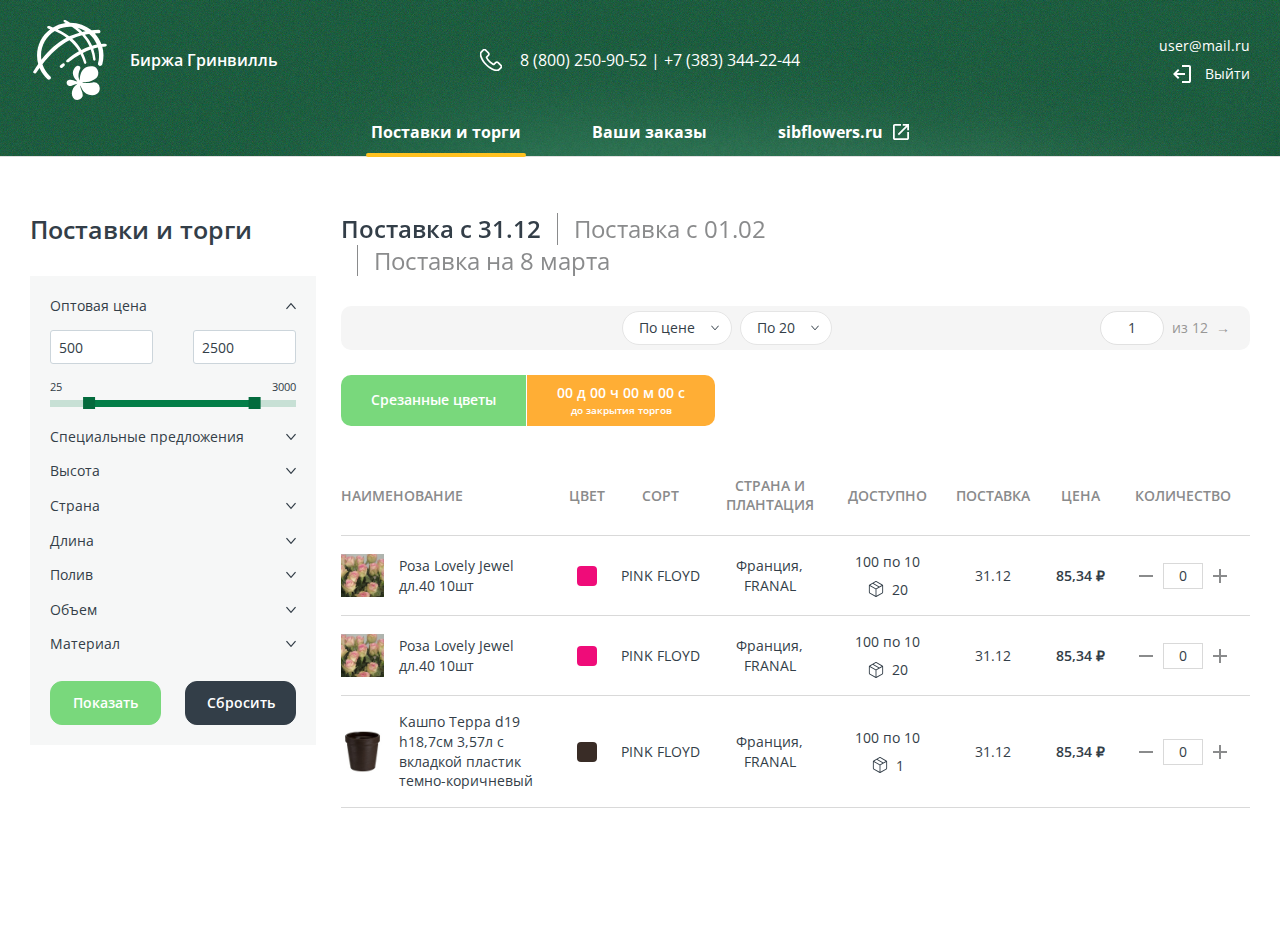
<file: local/templates/main/assets/index.html>
<!DOCTYPE HTML>
<html lang="ru">
<head>
	<title>Биржа Гринвилль</title>
	<meta http-equiv="Content-Type" content="text/html; charset=UTF-8">
	<meta name="author" content="" >
	<meta name="description" content="" >
	<meta name="keywords" content="" >

	<link rel="shortcut icon"  href="/favicon.ico" type="image/x-icon" />
	
	<meta name="viewport" content="width=device-width, maximum-scale=2">

	<link rel="preconnect" href="https://fonts.googleapis.com">
	<link rel="preconnect" href="https://fonts.gstatic.com" crossorigin>
	<link rel="stylesheet" href="https://fonts.googleapis.com/css?family=Open+Sans:300,300i,400,400i,500,500i,600,600i,700,700i,800,800i&family=Roboto:wght@400;500;700&display=swap">

	<link href="css/normalize.css" rel="stylesheet" type="text/css" media="all">
	<link href="css/effects.css" rel="stylesheet" type="text/css" media="all">
	<link href="css/nouislider.css" rel="stylesheet" type="text/css" media="all">
	<link href="css/common.css" rel="stylesheet" type="text/css" media="all">
	<link href="css/responsive.css" rel="stylesheet" type="text/css" media="all">

</head>

<body>
	<svg style="position: absolute; width: 0; height: 0; " width="0" height="0" version="1.1" xmlns="http://www.w3.org/2000/svg" xmlns:xlink="http://www.w3.org/1999/xlink">
		<defs>
			<symbol id="icon-close" viewBox="0 0 13 13">
				<path d="M 1.1213563,0 0,1.1213563 5.3786437,6.5000001 0,11.878644 1.1213563,13 6.5000001,7.6213565 11.878644,13 13,11.878644 7.6213565,6.5000001 13,1.1213563 11.878644,0 6.5000001,5.3786437 Z" />
			</symbol>
			<symbol id="icon-arrow-1" viewBox="0 0 16 16">
				<path d="M 3.4298665,0.75257668 11.710046,7.9977339 3.4298665,15.242891" />
			</symbol>
			<symbol id="icon-logo" viewBox="0 0 70 76">
			    <path d="m 56.530889,71.423272 c 9.68481,-0.29883 8.17115,-13.645904 0.102655,-12.150751 -3.630168,0.59766 -8.171149,1.095042 -10.188021,0 1.814581,-0.100278 2.823017,-0.199554 4.236035,-0.399109 3.227599,-0.29883 6.960422,-1.592423 9.379863,-3.882785 3.126957,-2.9883 2.421455,-10.259497 -3.73081,-11.056712 -1.91623,-0.199554 -3.933102,0 -5.447769,0.597661 -3.832459,1.395877 -6.556846,5.777046 -6.656482,12.848689 -2.320812,-3.885793 -0.606874,-8.465515 0.200278,-10.259498 1.313382,-2.787743 -0.705503,-3.983064 -2.419441,-3.584958 -1.816594,0.398106 -3.530533,3.186853 -4.034751,4.880557 -0.907794,3.186853 0.60486,6.573259 3.428884,9.361002 0.30394,0.497382 0.505224,0.696936 0.505224,0.696936 -3.228605,-1.095042 -5.347126,-1.991531 -7.363998,-1.692702 -3.934108,0.497382 -3.329248,5.577492 -0.202291,5.876322 1.714945,0.198552 3.833466,-0.995765 7.767574,-2.191085 -5.446762,3.684234 -6.456205,9.661837 -4.337684,13.146516 1.91623,3.087577 5.34612,2.988301 7.868216,0.796212 4.135393,-3.584957 -1.916229,-9.660834 -0.705502,-12.250027 1.812568,5.777047 5.849331,9.462284 11.59802,9.263732 z M 27.278194,41.740824 c -0.806145,0.797214 -0.806145,0.696936 -1.613297,1.49415 -1.311369,1.393872 0.705503,3.287131 2.319806,1.79298 0.907793,-0.796211 0.605867,-0.59766 1.412011,-1.194317 1.714946,-1.694707 -0.100642,-3.687242 -2.11852,-2.092813 z M 6.0879541,45.607565 C 5.0825374,46.968344 4.0771206,48.36723 3.0696911,49.808232 2.1618974,51.900043 -0.36019909,50.505168 0.0433766,49.210572 1.5922619,46.660489 3.1753655,44.231743 4.7947003,41.911297 4.06605,39.288011 3.6745514,36.527342 3.6745514,33.673415 3.6745514,23.508179 8.5919349,14.489127 16.206533,8.7993225 15.726469,8.6248379 15.260495,8.4413281 14.770367,8.273863 12.147628,7.3773728 13.458997,5.2865652 15.476876,5.7839468 16.61514,6.1970943 17.71818,6.6202698 18.795053,7.0544759 22.416163,4.8704093 26.519351,3.3913007 30.910375,2.796649 30.603416,2.6311894 30.313566,2.4607158 30.002581,2.2972619 27.581127,1.1019417 29.19543,-0.5907601 31.112666,0.20545152 32.493479,0.96054894 33.808874,1.726677 35.07596,2.5008273 c 0.05837,0 0.114733,-0.00402 0.172099,-0.00402 7.747445,0 14.834677,2.7526459 20.326728,7.3173252 2.076251,-0.2226184 4.205842,-0.3760446 6.403871,-0.4452368 2.418434,0.099276 2.52109,2.8880213 0.606873,3.1878553 -1.348607,0.01505 -2.662996,0.0722 -3.959269,0.15142 2.662996,2.893037 4.776484,6.286463 6.191515,10.017827 1.266081,-0.123343 2.51002,-0.197549 3.715715,-0.20858 1.815587,0.09928 2.016872,2.091811 0.201284,2.590195 -0.999378,0.06117 -2.017878,0.161448 -3.048456,0.286797 0.733683,2.63532 1.134239,5.411029 1.134239,8.277993 0,2.888022 -0.404582,5.677771 -1.111091,8.366239 -1.110085,2.589192 -4.436313,1.692702 -4.13338,-0.796211 0.705503,-2.389639 1.110085,-4.880557 1.009443,-7.570028 0,-2.634317 -0.386467,-5.175376 -1.08895,-7.58206 -1.429121,0.299832 -2.885415,0.667855 -4.378947,1.12312 1.108072,3.179832 1.808542,6.519108 2.137643,10.0449 0.100642,1.892257 -1.91623,1.892257 -2.219164,0.498386 -0.409614,-3.418496 -1.204688,-6.660502 -2.346978,-9.742061 -2.374153,0.846351 -4.843915,1.91532 -7.402243,3.218941 1.314389,2.722563 2.370127,5.621615 3.194387,8.713203 0.401563,1.892255 -1.515673,2.39064 -2.11852,0.89649 -0.89471,-2.967242 -2.022911,-5.761003 -3.380576,-8.381281 -3.613059,2.005571 -7.414319,4.490473 -11.447057,7.585069 -1.714945,0.696936 -3.127963,-0.89649 -1.413018,-2.192089 3.700618,-3.263064 7.513956,-5.938495 11.331319,-8.099498 -2.41441,-3.967019 -5.415563,-7.494818 -8.98434,-10.586405 -9.463397,4.936712 -17.623476,12.597993 -25.6396363,22.837435 1.5035963,4.628857 4.2169133,8.704177 7.7585163,11.88401 1.210727,1.49415 -1.209721,3.685236 -2.924666,2.489917 C 10.412555,53.38416 7.8200083,49.716974 6.0879541,45.60756 Z M 53.533761,25.209906 c -1.755202,-3.822618 -4.11929,-7.366461 -7.084213,-10.629525 -3.262824,0.839331 -6.358581,1.942396 -9.325517,3.297158 3.579848,3.159777 6.448154,6.68156 8.705561,10.600444 2.587514,-1.319665 5.164963,-2.403676 7.704169,-3.268077 z M 53.225795,13.243668 c -1.362697,0.190529 -2.693188,0.428189 -4.003551,0.697938 2.932717,3.300167 5.176034,6.784846 6.803421,10.489135 1.523724,-0.438216 3.02732,-0.797214 4.505756,-1.081002 -1.624367,-3.909861 -4.142438,-7.360445 -7.305626,-10.106071 z M 42.205462,7.4114675 c 1.617322,1.266518 3.115886,2.5601113 4.482609,3.8817825 0.997365,-0.231643 2.01184,-0.441225 3.040404,-0.631755 C 47.427792,9.2305202 44.89865,8.1244479 42.205462,7.4114675 Z M 23.353143,9.0460077 C 27.4986,11.00545 31.129775,13.167456 34.285918,15.556091 37.3384,14.133138 40.543857,12.948848 43.920407,12.008236 41.886426,10.085896 39.620967,8.273863 37.124031,6.568125 36.437651,6.516982 35.745232,6.483891 35.045768,6.483891 30.862067,6.481891 26.900785,7.4034453 23.353143,9.0460077 Z M 7.5080172,33.673415 c 0,1.395878 0.1127193,2.760669 0.3160168,4.097382 C 14.784457,28.702608 22.509761,21.675088 31.607826,16.877762 28.335944,14.449015 24.649416,12.337149 20.563338,10.536147 12.723302,15.323444 7.5080172,23.884224 7.5080172,33.673415 Z" />
			</symbol>
			<symbol id="icon-phone" viewBox="0 0 18 18">
			    <path d="m 3.6054688,-0.25 c -0.5441223,0 -1.0662116,0.22958015 -1.5039063,0.64648438 L 2.0996094,0.3984375 0.69726562,1.796875 C 0.14964815,2.3418559 -0.167866,3.0210464 -0.23242188,3.7871094 v 0.00195 c -0.0745412,0.9364892 0.099755,1.9223158 0.53515626,3.0898437 0.6659002,1.8004722 1.67245782,3.4725299 3.15429692,5.2460939 1.8040103,2.149222 3.9794244,3.843777 6.4589843,5.041016 l 0.00195,0.002 c 0.9403904,0.442952 2.2163584,0.982748 3.6582034,1.076172 h 0.0039 0.0059 c 0.08295,0.0019 0.167966,0.0059 0.261718,0.0059 0.987662,0 1.820094,-0.355231 2.470703,-1.058594 0.0057,-0.0044 0.02084,-0.0106 0.05273,-0.06641 l -0.02539,0.03516 c 0.20454,-0.246013 0.44526,-0.473819 0.705078,-0.724609 0.177109,-0.170064 0.357873,-0.34785 0.533203,-0.529297 0.435186,-0.452112 0.667169,-0.987134 0.666016,-1.525391 -0.0012,-0.538256 -0.236516,-1.068238 -0.677734,-1.507812 l -2.246094,-2.236328 c -0.41978,-0.436306 -0.946327,-0.681641 -1.498047,-0.681641 -0.552068,0 -1.077211,0.246276 -1.507812,0.675781 v -0.002 l -1.210938,1.207032 c -0.07173,-0.03745 -0.14448,-0.07768 -0.212891,-0.111329 h -0.002 c -0.148264,-0.07463 -0.278104,-0.141739 -0.386718,-0.210937 l -0.002,-0.002 C 9.3103044,10.756786 8.2229049,9.7692892 7.1777344,8.4921875 6.6943415,7.8820056 6.3905687,7.3778749 6.1542969,6.8710937 6.4541453,6.5926053 6.743003,6.3089996 7.015625,6.03125 h 0.00195 V 6.0293 C 7.1270134,5.9159532 7.2428671,5.8020547 7.359375,5.6855469 H 7.357425 C 7.7992227,5.2459277 8.0546875,4.7154774 8.0546875,4.1660156 8.0546875,3.6188112 7.8049426,3.0864012 7.359375,2.6464844 L 7.357425,2.6445344 6.2441437,1.5351593 h -0.00195 C 6.1129833,1.4069383 5.9918335,1.2809771 5.8652344,1.1503906 h -0.00195 v -0.00195 C 5.6174307,0.89661491 5.3586389,0.6355564 5.0996094,0.39648438 4.6747742,-0.01954592 4.153871,-0.25 3.6054688,-0.25 Z m 0,0.5 C 4.0170656,0.25 4.4028359,0.41393731 4.75,0.75390625 l 0.00195,0.001953 0.00391,0.003906 c 0.2489609,0.22943462 0.5037518,0.48605125 0.75,0.73828125 0.1274,0.1314136 0.2519695,0.2588436 0.384765,0.3906254 L 7.0058594,3 v 0.00195 c 0.3711309,0.3656865 0.5488281,0.7661158 0.5488281,1.1640625 0,0.3965373 -0.1806298,0.7996356 -0.5488281,1.1660156 C 6.8903675,5.4475232 6.7727677,5.5629845 6.6582031,5.6816406 6.3400847,6.0057357 6.0146335,6.3340949 5.6699219,6.6445312 L 5.5371094,6.765625 5.609375,6.9296875 c 0.2619399,0.6021486 0.635189,1.1902348 1.1796875,1.8769531 l 0.00195,0.00195 c 1.0724939,1.3104884 2.2012836,2.3399824 3.4472655,3.1269534 0.138962,0.08853 0.284567,0.161315 0.433594,0.236328 h 0.002 c 0.117432,0.05774 0.242413,0.121329 0.361328,0.1875 l 0.164063,0.0918 1.472656,-1.466797 c 0.355398,-0.354494 0.750319,-0.529297 1.15625,-0.529297 0.406279,0 0.796452,0.171651 1.138672,0.527344 v 0.002 l 2.251953,2.244141 c 0.363781,0.362425 0.530403,0.759054 0.53125,1.154297 8.46e-4,0.394695 -0.164618,0.800332 -0.525391,1.175781 -0.168669,0.174553 -0.346593,0.347689 -0.521484,0.515625 -0.258181,0.249209 -0.512728,0.491592 -0.742187,0.767578 v 0.002 l -0.0039,0.0039 -0.002,0.002 -0.002,0.002 C 15.38662,17.464485 14.721403,17.75 13.847656,17.75 c -0.07519,0 -0.153559,-0.0037 -0.240234,-0.0059 C 12.27127,17.65752 11.054468,17.14985 10.130859,16.714803 7.7154396,15.548153 5.5992372,13.900755 3.8398438,11.804688 2.3856858,10.064255 1.4155829,8.4466024 0.77148437,6.7050781 0.35288649,5.5826084 0.19816632,4.675634 0.265625,3.828125 0.321017,3.1708066 0.57921229,2.6191857 1.0507812,2.1503906 L 2.4472656,0.75976562 C 2.8095701,0.41467061 3.199592,0.25 3.6054688,0.25 Z m 0.00195,0.4140625 c -0.3095859,0 -0.6109391,0.14367951 -0.8632813,0.3867187 l -0.00195,0.00195 -1.3945313,1.3886719 C 0.95181291,2.836147 0.73126114,3.3163529 0.68164062,3.8632813 v 0.00195 c -0.0637315,0.796644 0.0912111,1.6612281 0.48437498,2.7089843 0.6329656,1.6998351 1.5907913,3.2857928 3.0019531,4.9765624 1.7180602,2.048301 3.7916828,3.662515 6.1523443,4.800781 l 0.002,0.002 c 0.86706,0.411297 2.035653,0.904853 3.318359,0.986328 0.06448,0.004 0.136521,0.0078 0.210938,0.0078 0.716631,0 1.316148,-0.251803 1.787109,-0.757812 l 0.0039,-0.0059 0.0059,-0.0039 c 0.236457,-0.282224 0.501051,-0.537416 0.763671,-0.791015 0.17691,-0.168869 0.34227,-0.331207 0.503907,-0.501954 0.258039,-0.267073 0.413675,-0.568396 0.416015,-0.884765 0.0023,-0.31637 -0.151509,-0.616925 -0.408203,-0.873047 l -2.25,-2.240234 c -0.172259,-0.182879 -0.458417,-0.408204 -0.845703,-0.408204 -0.31526,0 -0.611813,0.153979 -0.861328,0.402344 l -1.400391,1.396485 c -0.0643,0.06327 -0.189175,0.18164 -0.382812,0.18164 -0.07698,0 -0.155495,-0.01839 -0.25,-0.06641 l -0.0039,-0.002 -0.0039,-0.002 c 0.0046,0.0021 -0.01016,-0.0066 -0.01172,-0.0078 l -0.02149,-0.01172 c -0.130295,-0.08093 -0.267322,-0.151227 -0.410156,-0.222656 l -0.002,-0.002 c -0.163694,-0.08384 -0.327336,-0.160983 -0.470703,-0.253906 v -0.002 h -0.002 C 8.7296712,11.482736 7.5676625,10.432713 6.4589844,9.0703125 5.8450521,8.2998667 5.4592553,7.6670715 5.1816406,7.0019531 l -0.00195,-0.00586 -0.00195,-0.00781 C 5.1454852,6.8919636 5.126175,6.8025219 5.1367187,6.7167969 5.1472625,6.6310719 5.1798709,6.5404371 5.3027344,6.4179687 l 0.00586,-0.00781 h 0.00195 c 0.0042,-0.0037 0.00753,-0.00802 0.011719,-0.011719 0.3633775,-0.3209971 0.6900598,-0.6538919 1.0332031,-1 C 6.4729926,5.2809137 6.5881613,5.1628092 6.703125,5.0488281 h 0.00195 c 0.2615302,-0.2604029 0.4257813,-0.5574202 0.4257813,-0.875 0,-0.3182066 -0.1642511,-0.614597 -0.4257813,-0.875 L 5.5878906,2.1875 C 5.4548706,2.0514959 5.3252811,1.92294 5.2011719,1.7949219 l -0.00195,-0.00195 C 4.9459512,1.5367099 4.7087333,1.2917261 4.4511719,1.0546875 l 0.00781,0.00977 C 4.2114615,0.81228193 3.9150242,0.6640625 3.6074219,0.6640625 Z m 0,0.5 c 0.1503972,0 0.317617,0.068172 0.4960937,0.25 l 0.00391,0.00391 0.00391,0.00586 c 0.2444381,0.224961 0.47769,0.4629626 0.7324219,0.7207032 0.1286459,0.1326471 0.2590345,0.2619475 0.3886719,0.3945312 l 0.00195,0.00195 1.1171875,1.1113282 c 0.2024693,0.2015966 0.2792969,0.3756914 0.2792969,0.5214843 0,0.1444198 -0.076828,0.3179347 -0.2792969,0.5195313 C 6.2325264,4.811378 6.1164291,4.9304459 6.0019531,5.0449219 v 0.00195 C 5.6534203,5.3984124 5.3316735,5.725901 4.9804687,6.0351562 l -0.00586,0.00391 -0.00586,0.00586 c 8.225e-4,-8.225e-4 -0.01057,0.010569 -0.017578,0.017578 -7.401e-4,7.377e-4 -0.00122,0.00121 -0.00195,0.00195 C 4.7625303,6.251426 4.664487,6.4622415 4.640625,6.65625 c -0.023768,0.1932476 0.020077,0.3590024 0.0625,0.4863281 3.353e-4,0.00101 -3.352e-4,0.00291 0,0.00391 0.00626,0.018857 0.014399,0.03911 0.013672,0.037109 l 0.00195,0.00586 0.00195,0.00391 c 0.2980778,0.7141447 0.7147284,1.3950115 1.3496094,2.1914062 v 0.00195 c 1.1373196,1.3975967 2.3420658,2.4864537 3.6699219,3.3261727 0.1791165,0.115811 0.3588887,0.201923 0.5136717,0.28125 h 0.002 c 0.148808,0.0744 0.281619,0.143764 0.390625,0.21289 l 0.0098,0.0059 0.01172,0.0059 c -0.0053,-0.0027 0.01182,0.0078 0.03906,0.02148 5.91e-4,3.01e-4 0.0014,-2.99e-4 0.002,0 0.152967,0.07741 0.314213,0.121094 0.47461,0.121094 0.405555,0 0.668433,-0.261244 0.734375,-0.326172 h 0.002 l 1.400391,-1.396484 c 0.184484,-0.183634 0.357073,-0.257813 0.507812,-0.257813 0.180713,0 0.360729,0.124832 0.480469,0.251954 l 0.0039,0.002 2.259766,2.248047 c 0.192305,0.191877 0.260925,0.358744 0.259765,0.515625 -0.0012,0.15688 -0.07643,0.335089 -0.27539,0.541015 l -0.002,0.002 c -0.153773,0.162533 -0.313878,0.319853 -0.488281,0.486328 l -0.002,0.002 c -0.258246,0.249374 -0.534105,0.513303 -0.791015,0.818359 -0.389039,0.41799 -0.814509,0.599609 -1.421875,0.599609 -0.05358,0 -0.116173,-0.0038 -0.179688,-0.0078 -1.173291,-0.07452 -2.285827,-0.536752 -3.134766,-0.939453 v 0.002 C 8.2401953,14.794815 6.2264893,13.225643 4.5527344,11.230469 3.1683466,9.5717781 2.2458034,8.0399876 1.6347656,6.3984375 1.2579303,5.3941958 1.1234191,4.6096045 1.1796875,3.90625 1.2203526,3.4621006 1.3794794,3.1157182 1.7011719,2.7949219 l 1.390625,-1.3847657 0.00195,-0.00195 C 3.2745594,1.2349728 3.453712,1.1640625 3.6074219,1.1640625 Z M 3.648,11.965 c 1.782,2.123 3.928,3.794 6.376,4.976 0.932,0.439 2.179,0.963 3.568,1.053 0.087,0.002 0.169,0.006 0.255,0.006 0.932,0 1.682,-0.32 2.291,-0.98 0.004,-0.004 0.012,-0.012 0.016,-0.019 0.217,-0.261 0.464,-0.496 0.723,-0.746 0.176,-0.169 0.355,-0.344 0.527,-0.522 0.797,-0.828 0.797,-1.88 -0.008,-2.682 l -2.25,-2.241 c -0.381,-0.396 -0.838,-0.605 -1.317,-0.605 -0.479,0 -0.94,0.21 -1.333,0.602 l -1.34,1.334 C 11.032,12.072 10.905,12.007 10.785,11.948 10.636,11.873 10.497,11.803 10.373,11.724 9.152,10.953 8.044,9.945 6.985,8.651 6.449,7.975 6.089,7.407 5.838,6.83 6.19,6.513 6.519,6.181 6.838,5.856 6.95,5.74 7.066,5.625 7.182,5.509 7.587,5.106 7.804,4.639 7.804,4.166 7.804,3.693 7.591,3.226 7.182,2.823 L 6.067,1.712 C 5.936,1.582 5.812,1.455 5.685,1.324 5.438,1.071 5.18,0.81 4.925,0.575 4.539,0.197 4.086,0 3.606,0 3.131,0 2.674,0.197 2.274,0.578 l -1.4,1.395 C 0.364,2.48 0.076,3.096 0.016,3.808 -0.055,4.7 0.11,5.647 0.537,6.792 1.192,8.563 2.18,10.208 3.648,11.965 Z M 0.93,3.886 C 0.975,3.39 1.166,2.976 1.525,2.618 L 2.918,1.231 C 3.135,1.022 3.375,0.914 3.607,0.914 3.836,0.914 4.068,1.022 4.281,1.239 4.532,1.47 4.768,1.712 5.022,1.969 5.149,2.1 5.28,2.23 5.412,2.365 L 6.528,3.476 C 6.76,3.707 6.88,3.942 6.88,4.174 6.88,4.405 6.76,4.64 6.528,4.871 6.411,4.987 6.295,5.106 6.179,5.222 5.831,5.573 5.505,5.905 5.145,6.222 5.138,6.229 5.134,6.232 5.127,6.24 4.816,6.55 4.865,6.844 4.94,7.068 c 0.003,0.011 0.007,0.019 0.011,0.03 0.288,0.69 0.689,1.346 1.314,2.13 1.123,1.38 2.306,2.45 3.609,3.274 0.162,0.105 0.334,0.187 0.494,0.269 0.15,0.075 0.289,0.146 0.412,0.224 0.016,0.008 0.026,0.016 0.041,0.023 0.124,0.063 0.244,0.093 0.363,0.093 0.3,0 0.494,-0.19 0.559,-0.254 l 1.4,-1.396 c 0.217,-0.216 0.452,-0.331 0.685,-0.331 0.284,0 0.517,0.176 0.663,0.331 l 2.257,2.245 c 0.449,0.448 0.446,0.934 -0.011,1.407 -0.158,0.167 -0.322,0.328 -0.498,0.496 -0.262,0.253 -0.535,0.514 -0.783,0.81 -0.43,0.462 -0.943,0.679 -1.605,0.679 -0.064,0 -0.131,-0.004 -0.195,-0.008 C 12.428,17.012 11.287,16.534 10.429,16.127 8.1,15.004 6.056,13.413 4.36,11.391 2.962,9.716 2.023,8.157 1.401,6.486 1.016,5.46 0.87,4.636 0.93,3.886 Z" />
			</symbol>
			<symbol id="icon-login" viewBox="0 0 18 18">
			    <path d="M 9 0 L 9 2 L 16 2 L 16 16 L 9 16 L 9 18 L 16 18 C 16.549999 18 17.02041 17.803809 17.412109 17.412109 C 17.803809 17.02041 18 16.549999 18 16 L 18 2 C 18 1.4500005 17.803809 0.97955723 17.412109 0.58789062 C 17.02041 0.19622402 16.549999 0 16 0 L 9 0 z M 7 4 L 5.625 5.4492188 L 8.1757812 8 L 0 8 L 0 10 L 8.1757812 10 L 5.625 12.550781 L 7 14 L 12 9 L 7 4 z " />
			</symbol>
			<symbol id="icon-logout" viewBox="0 0 18 18">
			    <path d="M 9 0 L 9 2 L 16 2 L 16 16 L 9 16 L 9 18 L 16 18 C 16.549998 18 17.020411 17.803809 17.412109 17.412109 C 17.803809 17.020411 18 16.549998 18 16 L 18 2 C 18 1.450001 17.803809 0.97955684 17.412109 0.58789062 C 17.020411 0.19622442 16.549998 0 16 0 L 9 0 z M 5 4 L 0 9 L 5 14 L 6.375 12.550781 L 3.8242188 10 L 12 10 L 12 8 L 3.8242188 8 L 6.375 5.4492188 L 5 4 z " />
			</symbol>
			<symbol id="icon-link-outer" viewBox="0 0 18 18">
			    <path d="M2 18C1.45 18 0.979167 17.8042 0.5875 17.4125C0.195833 17.0208 0 16.55 0 16V2C0 1.45 0.195833 0.979167 0.5875 0.5875C0.979167 0.195833 1.45 0 2 0H9V2H2V16H16V9H18V16C18 16.55 17.8042 17.0208 17.4125 17.4125C17.0208 17.8042 16.55 18 16 18H2ZM6.7 12.7L5.3 11.3L14.6 2H11V0H18V7H16V3.4L6.7 12.7Z" />
			</symbol>
			<symbol id="icon-box" viewBox="0 0 18 18">
			    <path d="m 9,0.09570306 c -0.2858994,0 -0.5560242,0.07193016 -0.8085938,0.21679688 L 1.8085937,3.9921874 C 1.5560442,4.1370572 1.3577935,4.3333017 1.2148437,4.5820311 1.0718939,4.8307507 1,5.1008955 1,5.3906249 v 7.2187501 c 0,0.2898 0.071894,0.559894 0.2148437,0.808594 0.1429498,0.2487 0.3412005,0.444945 0.59375,0.589843 l 6.3828125,3.677735 c 0.2525696,0.1449 0.5226944,0.21875 0.8085938,0.21875 0.2858994,0 0.5560242,-0.07385 0.8085938,-0.21875 l 6.3828122,-3.677735 c 0.2526,-0.144898 0.45075,-0.341143 0.59375,-0.589843 C 16.928056,13.169269 17,12.899175 17,12.609375 V 5.3906249 C 17,5.1008955 16.92806,4.8307507 16.785156,4.5820311 16.642156,4.3333017 16.444006,4.1370572 16.191406,3.9921874 L 9.8085938,0.31249994 C 9.5560242,0.16763322 9.2858994,0.09570306 9,0.09570306 Z M 9,1.0761718 c 0.1025698,0 0.206024,0.033556 0.3085938,0.097656 l 6.1171872,3.5390625 -2.714843,1.5625 -6.4101568,-3.7265625 2.390625,-1.375 C 8.793976,1.1097282 8.8974302,1.0761718 9,1.0761718 Z M 5.2753906,3.1464843 11.699219,6.8593749 9,8.4277343 2.5742188,4.7128905 Z M 2,5.5234374 8.5,9.2871093 V 16.712891 L 2.3085938,13.123047 C 2.206024,13.058947 2.1274617,12.982278 2.0761719,12.892578 2.0248919,12.802878 2,12.706116 2,12.603516 Z m 14,0 v 7.0800786 c 0,0.1026 -0.02487,0.199362 -0.07617,0.289062 -0.0513,0.0897 -0.129822,0.166369 -0.232422,0.230469 L 9.5,16.712891 V 9.2871093 Z" />
			</symbol>
			<symbol id="icon-info" viewBox="0 0 20 20">
			    <path d="M 10 0 C 8.6166714 -7.4014794e-17 7.3162782 0.2621099 6.0996094 0.78710938 C 4.8829406 1.3121089 3.8257804 2.0257821 2.9257812 2.9257812 C 2.0257822 3.8257803 1.3121088 4.8829406 0.78710938 6.0996094 C 0.2621099 7.3162782 0 8.6166714 0 10 C -7.4014794e-17 11.383299 0.2621099 12.683692 0.78710938 13.900391 C 1.3121089 15.117089 2.0257821 16.17422 2.9257812 17.074219 C 3.8257803 17.974218 4.8829406 18.687891 6.0996094 19.212891 C 7.3162782 19.73789 8.6166714 20 10 20 C 11.383299 20 12.683692 19.73789 13.900391 19.212891 C 15.117089 18.687891 16.17422 17.974218 17.074219 17.074219 C 17.974218 16.17422 18.687891 15.117089 19.212891 13.900391 C 19.73789 12.683692 20 11.383299 20 10 C 20 8.6166714 19.73789 7.3162782 19.212891 6.0996094 C 18.687891 4.8829406 17.974218 3.8257804 17.074219 2.9257812 C 16.17422 2.0257822 15.117089 1.3121088 13.900391 0.78710938 C 12.683692 0.2621099 11.383299 0 10 0 z M 10 2 C 12.233298 2 14.125783 2.7742203 15.675781 4.3242188 C 17.22578 5.8742172 18 7.7666722 18 10 C 18 12.233298 17.22578 14.125783 15.675781 15.675781 C 14.125783 17.22578 12.233298 18 10 18 C 7.7666722 18 5.8742172 17.22578 4.3242188 15.675781 C 2.7742203 14.125783 2 12.233298 2 10 C 2 7.7666722 2.7742203 5.8742172 4.3242188 4.3242188 C 5.8742172 2.7742203 7.7666722 2 10 2 z M 10 5 C 9.7166703 5 9.4787792 5.0954396 9.2871094 5.2871094 C 9.0954396 5.4787792 9 5.7166703 9 6 C 9 6.2833297 9.0954396 6.5212208 9.2871094 6.7128906 C 9.4787792 6.9045604 9.7166703 7 10 7 C 10.2833 7 10.521191 6.9045604 10.712891 6.7128906 C 10.90459 6.5212208 11 6.2833297 11 6 C 11 5.7166703 10.90459 5.4787792 10.712891 5.2871094 C 10.521191 5.0954396 10.2833 5 10 5 z M 9 9 L 9 15 L 11 15 L 11 9 L 9 9 z " />
			</symbol>
			<symbol id="icon-filter" viewBox="0 0 24 24">
			    <path d="M 19.2,0 C 17.645573,0 16.307425,1.0075354 15.808594,2.4 H 2.4 A 1.2,1.2 0 0 0 1.2,3.6 1.2,1.2 0 0 0 2.4,4.8 H 15.808594 C 16.307425,6.1924646 17.645573,7.2 19.2,7.2 21.174007,7.2 22.8,5.5740077 22.8,3.6 22.8,1.6259923 21.174007,0 19.2,0 Z m 0,2.4 c 0.676954,0 1.2,0.5230462 1.2,1.2 0,0.6769538 -0.523046,1.2 -1.2,1.2 C 18.523046,4.8 18,4.2769538 18,3.6 18,2.9230462 18.523046,2.4 19.2,2.4 Z m -7.2,6 c -1.554427,0 -2.892575,1.007535 -3.391406,2.4 H 2.4 A 1.2,1.2 0 0 0 1.2,12 1.2,1.2 0 0 0 2.4,13.2 h 6.208594 c 0.498831,1.392464 1.836979,2.4 3.391406,2.4 1.554427,0 2.892575,-1.007536 3.391406,-2.4 H 21.6 A 1.2,1.2 0 0 0 22.8,12 1.2,1.2 0 0 0 21.6,10.8 H 15.391406 C 14.892575,9.407535 13.554427,8.4 12,8.4 Z m 0,2.4 c 0.676954,0 1.2,0.523046 1.2,1.2 0,0.676954 -0.523046,1.2 -1.2,1.2 -0.676954,0 -1.2,-0.523046 -1.2,-1.2 0,-0.676954 0.523046,-1.2 1.2,-1.2 z m -7.2,6 c -1.9740077,0 -3.6,1.625993 -3.6,3.6 0,1.974007 1.6259923,3.6 3.6,3.6 1.5544278,0 2.892575,-1.007536 3.3914063,-2.4 H 21.6 a 1.2,1.2 0 0 0 1.2,-1.2 1.2,1.2 0 0 0 -1.2,-1.2 H 8.1914063 C 7.692575,17.807536 6.3544278,16.8 4.8,16.8 Z m 0,2.4 c 0.6769538,0 1.2,0.523046 1.2,1.2 0,0.676954 -0.5230462,1.2 -1.2,1.2 -0.6769538,0 -1.2,-0.523046 -1.2,-1.2 0,-0.676954 0.5230462,-1.2 1.2,-1.2 z" />
			</symbol>
			<symbol id="icon-email" viewBox="0 0 44 44">
				<path d="M 6,6 C 2.6933005,6 0,8.6933005 0,12 v 20 c 0,3.306699 2.6933005,6 6,6 h 32 c 3.306699,0 6,-2.693301 6,-6 V 12 C 44,8.6933005 41.306699,6 38,6 Z m 0,2 h 32 c 0.752107,0 1.448308,0.2055596 2.044922,0.5566406 L 25.751953,23.027344 c -1.9488,1.973154 -5.097224,1.993993 -7.070312,0.04492 L 3.9746094,8.5449219 C 4.5668816,8.2009955 5.2561754,8 6,8 Z M 2.5566406,9.9550781 16.105469,23.339844 2.6464844,34.193359 C 2.2389251,33.56573 2,32.815198 2,32 V 12 C 2,11.247893 2.2055596,10.551692 2.5566406,9.9550781 Z M 41.455078,9.9746094 C 41.799004,10.566882 42,11.256175 42,12 v 20 c 0,0.815198 -0.238925,1.56573 -0.646484,2.193359 L 28.095703,23.501953 Z M 17.552734,24.742188 c 2.580834,2.292177 6.465601,2.347725 9.101563,0.167968 L 39.851562,35.552734 C 39.299702,35.836926 38.671613,36 38,36 H 6 C 5.3283869,36 4.7002975,35.836926 4.1484375,35.552734 Z" />
			</symbol>
			<symbol id="icon-moderation" viewBox="0 0 22 22">
				<path d="M7.6 21.5L5.7 18.3L2.1 17.5L2.45 13.8L0 11L2.45 8.2L2.1 4.5L5.7 3.7L7.6 0.5L11 1.95L14.4 0.5L16.3 3.7L19.9 4.5L19.55 8.2L22 11L19.55 13.8L19.9 17.5L16.3 18.3L14.4 21.5L11 20.05L7.6 21.5ZM8.45 18.95L11 17.85L13.6 18.95L15 16.55L17.75 15.9L17.5 13.1L19.35 11L17.5 8.85L17.75 6.05L15 5.45L13.55 3.05L11 4.15L8.4 3.05L7 5.45L4.25 6.05L4.5 8.85L2.65 11L4.5 13.1L4.25 15.95L7 16.55L8.45 18.95ZM11 16C11.2833 16 11.5208 15.9042 11.7125 15.7125C11.9042 15.5208 12 15.2833 12 15C12 14.7167 11.9042 14.4792 11.7125 14.2875C11.5208 14.0958 11.2833 14 11 14C10.7167 14 10.4792 14.0958 10.2875 14.2875C10.0958 14.4792 10 14.7167 10 15C10 15.2833 10.0958 15.5208 10.2875 15.7125C10.4792 15.9042 10.7167 16 11 16ZM10 12H12V6H10V12Z" />
			</symbol>
			<symbol id="icon-confirmation" viewBox="0 0 22 22">
				<path d="M7.6 21.5L5.7 18.3L2.1 17.5L2.45 13.8L0 11L2.45 8.2L2.1 4.5L5.7 3.7L7.6 0.5L11 1.95L14.4 0.5L16.3 3.7L19.9 4.5L19.55 8.2L22 11L19.55 13.8L19.9 17.5L16.3 18.3L14.4 21.5L11 20.05L7.6 21.5ZM8.45 18.95L11 17.85L13.6 18.95L15 16.55L17.75 15.9L17.5 13.1L19.35 11L17.5 8.85L17.75 6.05L15 5.45L13.55 3.05L11 4.15L8.4 3.05L7 5.45L4.25 6.05L4.5 8.85L2.65 11L4.5 13.1L4.25 15.95L7 16.55L8.45 18.95ZM9.95 14.55L15.6 8.9L14.2 7.45L9.95 11.7L7.8 9.6L6.4 11L9.95 14.55Z" />
			</symbol>
			<symbol id="icon-cancellation" viewBox="0 0 22 22">
				<path d="M 7.4,16 11,12.4 14.6,16 16,14.6 12.4,11 16,7.4 14.6,6 11,9.6 7.4,6 6,7.4 9.6,11 6,14.6 Z M 4,20 C 3.45,20 2.979167,19.8042 2.5875,19.4125 2.195833,19.0208 2,18.55 2,18 V 4 C 2,3.45 2.195833,2.979167 2.5875,2.5875 2.979167,2.195833 3.45,2 4,2 h 14 c 0.55,0 1.0208,0.195833 1.4125,0.5875 C 19.8042,2.979167 20,3.45 20,4 v 14 c 0,0.55 -0.1958,1.0208 -0.5875,1.4125 C 19.0208,19.8042 18.55,20 18,20 Z M 4,18 H 18 V 4 H 4 Z" />
			</symbol>
			<symbol id="icon-edit" viewBox="0 0 22 22">
				<path d="M 4,18 H 5.425 L 15.2,8.225 13.775,6.8 4,16.575 Z M 2,20 V 15.75 L 15.2,2.575 C 15.4,2.391667 15.6208,2.25 15.8625,2.15 16.1042,2.05 16.3583,2 16.625,2 16.8917,2 17.15,2.05 17.4,2.15 17.65,2.25 17.8667,2.4 18.05,2.6 L 19.425,4 c 0.2,0.18333 0.3458,0.4 0.4375,0.65 C 19.9542,4.9 20,5.15 20,5.4 20,5.66667 19.9542,5.92083 19.8625,6.1625 19.7708,6.40417 19.625,6.625 19.425,6.825 L 6.25,20 Z M 14.475,7.525 13.775,6.8 15.2,8.225 Z" />
			</symbol>
	
			<symbol id="icon-social-telegram" viewBox="0 0 24 24">
			    <path d="M 21.786808,5.2482784 18.816085,19.258056 c -0.224103,0.988767 -0.808565,1.234843 -1.639147,0.769041 l -4.526357,-3.335459 -2.184086,2.100572 c -0.241699,0.241699 -0.443829,0.443873 -0.909631,0.443873 l 0.325169,-4.609852 8.389141,-7.5805486 c 0.364737,-0.325212 -0.07909,-0.50537 -0.566911,-0.180159 L 7.333193,13.395782 2.86836,11.998333 C 1.897145,11.695094 1.879593,11.027117 3.070491,10.561316 L 20.534318,3.8333044 c 0.808565,-0.303239 1.516109,0.180158 1.252438,1.415 z" />
			</symbol>
			<symbol id="icon-social-youtube" viewBox="0 0 24 24">
			    <path d="M 23.498493,6.2028664 C 24,8.0866744 24,12.017037 24,12.017037 c 0,0 0,3.930394 -0.501507,5.814215 -0.276031,1.039278 -1.089274,1.823726 -2.121859,2.101473 C 19.504972,20.437493 12,20.437493 12,20.437493 c 0,0 -7.504963,0 -9.376634,-0.504768 C 1.590781,19.654978 0.77754,18.87053 0.501507,17.831252 0,15.947444 0,12.017037 0,12.017037 c 0,0 0,-3.9303496 0.501507,-5.8141706 0.27603,-1.039322 1.089274,-1.857802 2.121859,-2.135592 C 4.495028,3.5625064 12,3.5625064 12,3.5625064 c 0,0 7.505007,0 9.376634,0.504768 1.032585,0.277747 1.845826,1.09627 2.121859,2.135592 z M 9.545449,15.58552 15.818144,12.017116 9.545449,8.4485414 v 7.1369656 z" />
			</symbol>
			<symbol id="icon-social-vk" viewBox="0 0 24 24">
			    <path d="m 23.296629,5.9223854 c -0.325212,1.507313 -3.484847,5.9545756 -3.489268,5.9589706 -0.272426,0.439452 -0.382289,0.659178 0,1.151374 0.149431,0.210928 3.476093,3.366185 3.968288,4.899891 0.215306,0.729472 -0.158229,1.09863 -0.8965,1.09863 h -2.58839 c -0.984347,0 -1.274411,-0.786637 -3.03222,-2.544445 -1.538082,-1.480919 -2.19726,-1.674295 -2.579548,-1.674295 -0.826206,0 -0.676774,0.276846 -0.676774,3.212377 0,0.637205 -0.202131,1.006363 -1.850076,1.006363 -2.742199,0 -5.756823,-1.665541 -7.896955,-4.737294 C 1.042765,9.7939674 0.163861,6.3882134 0.163861,5.7026684 c 0,-0.386709 0.149431,-0.733893 0.887701,-0.733893 h 2.588391 c 0.663555,0 0.914052,0.290021 1.168925,1.006362 1.265614,3.691398 3.401377,6.9169316 4.280281,6.9169316 0.329589,0 0.478977,-0.153808 0.478977,-0.988767 V 8.0888674 c -0.09664,-1.757809 -1.028292,-1.902819 -1.028292,-2.52685 0,-0.285644 0.246076,-0.59326 0.659178,-0.59326 h 4.06931 c 0.544938,0 0.729517,0.294441 0.729517,0.953619 v 5.1284066 c 0,0.549315 0.250453,0.742647 0.413059,0.742647 0.329589,0 0.606435,-0.193332 1.208493,-0.79539 1.863294,-2.0830206 3.181651,-5.2953976 3.181651,-5.2953976 0.162606,-0.386709 0.465801,-0.733894 1.12498,-0.733894 h 2.58839 c 0.782216,0 0.944822,0.404305 0.782216,0.95362 z" />
			</symbol>
			<symbol id="icon-social-ok" viewBox="0 0 24 24">
			    <path d="m 17.056174,15.424227 c -1.204072,0.764664 -2.860816,1.067859 -3.955069,1.182143 l 0.918472,0.905254 3.353012,3.353011 c 1.226088,1.256859 -0.769042,3.221175 -2.008305,2.008305 -0.839337,-0.852555 -2.069803,-2.083021 -3.353012,-3.366186 l -3.35301,3.361809 C 7.418998,24.077056 5.423912,22.095101 6.663131,20.860258 7.515686,20.007703 8.732977,18.777237 10.016186,17.507247 L 10.92144,16.601949 C 9.840405,16.487709 8.157268,16.202065 6.940021,15.41985 5.507381,14.497 4.878974,13.956439 5.432666,12.827082 5.757877,12.185455 6.649956,11.644938 7.8321,12.576585 c 0,0 1.595203,1.269991 4.170375,1.269991 2.575215,0 4.170418,-1.269991 4.170418,-1.269991 1.182144,-0.92727 2.069802,-0.391129 2.399391,0.250497 0.544938,1.129357 -0.08347,1.669918 -1.51611,2.597145 z M 6.298377,6.4462204 c 0,-3.15088 2.561997,-5.69969402 5.699694,-5.69969402 3.137698,0 5.699695,2.54882302 5.699695,5.69969402 0,3.137661 -2.561997,5.6864656 -5.699695,5.6864656 -3.137697,0 -5.699694,-2.5488216 -5.699694,-5.6864656 z m 2.900384,0 c 0,1.542459 1.25686,2.799318 2.799319,2.799318 1.542459,0 2.799319,-1.256859 2.799319,-2.799318 0,-1.555678 -1.25686,-2.812493 -2.799319,-2.812493 -1.542459,0 -2.799319,1.256815 -2.799319,2.812493 z" />
			</symbol>
			<symbol id="icon-social-dzen" viewBox="0 0 24 24">
			    <path d="M 14.470373,9.741385 C 16.130559,11.400723 18.609826,11.714974 23,11.774266 22.881417,5.9441342 18.237978,1.2371694 12.435798,1.0101643 c 0.05252,4.5155353 0.350673,7.0464714 2.034575,8.7312207 z m -4.728141,0 C 11.427828,8.0557887 11.724291,5.5223116 11.777654,1 5.8746776,1.1177376 1.1185847,5.8729834 1,11.77596 5.5231586,11.72344 8.0557887,11.426134 9.741385,9.740538 Z m 4.728141,4.72814 c -1.657645,1.658492 -1.972741,4.136066 -2.03288,8.519462 5.731028,-0.226157 10.326183,-4.821313 10.552343,-10.551494 -4.383398,0.05929 -6.860971,0.374388 -8.519463,2.03288 z m -4.728141,0 C 8.0566357,12.785623 5.5265468,12.487468 1.0110114,12.434952 1.2380164,18.23713 5.9449815,22.881417 11.774266,23 11.71497,18.608978 11.401571,16.129711 9.741385,14.470373 Z" />
			</symbol>
	
		</defs>
	</svg>

	<div class="page">
		<header class="header">
			<div class="cnt header__cnt">
				<div class="header__grid header__grid_1">
					<div class="header__grid-item header__grid-item_1">
						<a href="#" class="logo-main">
							<svg class="icon logo-main__canvas"><use xlink:href="#icon-logo"></use></svg>
							<div class="logo-main__text">
								Биржа Гринвилль
							</div>
						</a>
					</div>
					<div class="header__grid-item header__grid-item_2">
						<div class="contacts-header js-contacts-header">
							<svg class="icon contacts-header__icon"><use xlink:href="#icon-phone"></use></svg>
							<div class="contacts-header__value">
								<a href="tel:88002509052" class="contacts-header__value-item">
									8 (800) 250-90-52
								</a>
								<span class="contacts-header__value-separator">
									|
								</span>
								<a href="tel:+73833442244" class="contacts-header__value-item">
									+7 (383) 344-22-44
								</a>
							</div>
						</div>
					</div>
					<div class="header__grid-item header__grid-item_3">
						<div class="user-header">
							<div class="user-header__login">
								<a href="#" class="user-header__login-link">
									user@mail.ru
								</a>
							</div>
							<a href="#" class="user-header__link user-header__link_logout">
								<span class="user-header__link-icon">
									<svg class="icon contacts-header__icon-canvas"><use xlink:href="#icon-logout"></use></svg>
								</span>
								<span class="user-header__link-text">
									Выйти
								</span>
							</a>
						</div>
					</div>
				</div>
				<nav class="menu-main js-menu-main">
					<button type="button" class="menu-main__button-toggle">
						<span class="menu-main__button-toggle-icon"></span>
					</button>
					<div class="menu-main__inner">
						<div class="menu-main__data">
							<div class="menu-main__list">
								<div class="menu-main__item active">
									<a href="#" class="menu-main__link">
										<span class="menu-main__link-text">
											Поставки и торги
										</span>
									</a>
								</div>
								<div class="menu-main__item">
									<a href="#" class="menu-main__link">
										<span class="menu-main__link-text">
											Ваши заказы
										</span>
									</a>
								</div>
								<div class="menu-main__item">
									<a href="https://sibflowers.ru/" class="menu-main__link" target="_blank">
										<span class="menu-main__link-text">
											sibflowers.ru
										</span>
										<span class="menu-main__link-icon">
											<svg class="icon menu-main__link-icon-canvas"><use xlink:href="#icon-link-outer"></use></svg>
										</span>
									</a>
								</div>
							</div>
						</div>
					</div>
				</nav>
			</div>
		</header>

		<main class="content">
			<div class="catalog js-catalog">
				<div class="cnt catalog__cnt">
					<div class="catalog__grid catalog__grid_1">
						<div class="catalog__grid-item catalog__grid-item_1">
							<div class="catalog__head">
								<h1 class="title catalog__title">
									Поставки и торги
								</h1>
							</div>
							<div class="filter catalog__filter">
								<button type="button" class="filter__button-toggle">
									<span class="filter__button-toggle-icon">
										<svg class="icon filter__button-toggle-icon-canvas"><use xlink:href="#icon-filter"></use></svg>
										<svg class="icon filter__button-toggle-icon-canvas"><use xlink:href="#icon-close"></use></svg>
									</span>
									Фильтр
								</button>
								<div class="filter__data">
									<div class="filter__item expanded">
										<div class="filter__item-title">
											Оптовая цена
											<svg class="icon filter__item-title-arrow"><use xlink:href="#icon-arrow-1"></use></svg>
										</div>
										<div class="filter__item-data">
											<div class="filter__slider" data-min="25" data-max="3000" data-start-from="500" data-start-to="2500">
												<div class="filter__slider-inputs">
													<input type="text" class="filter__slider-input filter__slider-input_min" placeholder="От" />
													<input type="text" class="filter__slider-input filter__slider-input_max" placeholder="До" />
												</div>
												<div class="filter__slider-captions">
													<div class="filter__slider-caption filter__slider-caption_min"></div>
													<div class="filter__slider-caption filter__slider-caption_max"></div>
												</div>
												<div class="filter__slider-scale"></div>
											</div>
										</div>
									</div>
									<div class="filter__item">
										<div class="filter__item-title">
											Специальные предложения
											<svg class="icon filter__item-title-arrow"><use xlink:href="#icon-arrow-1"></use></svg>
										</div>
										<div class="filter__item-data">
											<div class="filter__input-buttons">
												<div class="filter__input-buttons-item">
													<label class="label-button">
														<input type="checkbox" />
														<span class="label-button__text">
															Акции
														</span>
													</label>
												</div>
												<div class="filter__input-buttons-item">
													<label class="label-button">
														<input type="checkbox" />
														<span class="label-button__text">
															К празднику
														</span>
													</label>
												</div>
												<div class="filter__input-buttons-item">
													<label class="label-button">
														<input type="checkbox" />
														<span class="label-button__text">
															Новинки
														</span>
													</label>
												</div>
											</div>
										</div>
									</div>
									<div class="filter__item">
										<div class="filter__item-title">
											Высота
											<svg class="icon filter__item-title-arrow"><use xlink:href="#icon-arrow-1"></use></svg>
										</div>
										<div class="filter__item-data">
											<div class="filter__slider" data-min="5" data-max="200" data-start-from="5" data-start-to="200">
												<div class="filter__slider-inputs">
													<input type="text" class="filter__slider-input filter__slider-input_min" placeholder="От" />
													<input type="text" class="filter__slider-input filter__slider-input_max" placeholder="До" />
												</div>
												<div class="filter__slider-captions">
													<div class="filter__slider-caption filter__slider-caption_min"></div>
													<div class="filter__slider-caption filter__slider-caption_max"></div>
												</div>
												<div class="filter__slider-scale"></div>
											</div>
										</div>
									</div>
									<div class="filter__item">
										<div class="filter__item-title">
											Страна
											<svg class="icon filter__item-title-arrow"><use xlink:href="#icon-arrow-1"></use></svg>
										</div>
										<div class="filter__item-data">
											<div class="filter__input-buttons">
												<div class="filter__input-buttons-item">
													<label class="label-button">
														<input type="checkbox" />
														<span class="label-button__text">
															Дания
														</span>
													</label>
												</div>
												<div class="filter__input-buttons-item">
													<label class="label-button">
														<input type="checkbox" />
														<span class="label-button__text">
															Израиль
														</span>
													</label>
												</div>
												<div class="filter__input-buttons-item">
													<label class="label-button">
														<input type="checkbox" />
														<span class="label-button__text">
															Италия
														</span>
													</label>
												</div>
												<div class="filter__input-buttons-item">
													<label class="label-button">
														<input type="checkbox" />
														<span class="label-button__text">
															Россия
														</span>
													</label>
												</div>
											</div>
										</div>
									</div>
									<div class="filter__item">
										<div class="filter__item-title">
											Длина
											<svg class="icon filter__item-title-arrow"><use xlink:href="#icon-arrow-1"></use></svg>
										</div>
										<div class="filter__item-data">
											<div class="filter__slider" data-min="0" data-max="1000" data-start-from="0" data-start-to="1000">
												<div class="filter__slider-inputs">
													<input type="text" class="filter__slider-input filter__slider-input_min" placeholder="От" />
													<input type="text" class="filter__slider-input filter__slider-input_max" placeholder="До" />
												</div>
												<div class="filter__slider-captions">
													<div class="filter__slider-caption filter__slider-caption_min"></div>
													<div class="filter__slider-caption filter__slider-caption_max"></div>
												</div>
												<div class="filter__slider-scale"></div>
											</div>
										</div>
									</div>
									<div class="filter__item">
										<div class="filter__item-title">
											Полив
											<svg class="icon filter__item-title-arrow"><use xlink:href="#icon-arrow-1"></use></svg>
										</div>
										<div class="filter__item-data">
											<div class="filter__input-buttons">
												<div class="filter__input-buttons-item">
													<label class="label-button">
														<input type="checkbox" />
														<span class="label-button__text">
															Обильный
														</span>
													</label>
												</div>
												<div class="filter__input-buttons-item">
													<label class="label-button">
														<input type="checkbox" />
														<span class="label-button__text">
															Слабый
														</span>
													</label>
												</div>
												<div class="filter__input-buttons-item">
													<label class="label-button">
														<input type="checkbox" />
														<span class="label-button__text">
															Умеренный
														</span>
													</label>
												</div>
											</div>
										</div>
									</div>
									<div class="filter__item">
										<div class="filter__item-title">
											Объем
											<svg class="icon filter__item-title-arrow"><use xlink:href="#icon-arrow-1"></use></svg>
										</div>
										<div class="filter__item-data">
											<div class="filter__slider" data-min="0" data-max="145" data-start-from="0" data-start-to="145">
												<div class="filter__slider-inputs">
													<input type="text" class="filter__slider-input filter__slider-input_min" placeholder="От" />
													<input type="text" class="filter__slider-input filter__slider-input_max" placeholder="До" />
												</div>
												<div class="filter__slider-captions">
													<div class="filter__slider-caption filter__slider-caption_min"></div>
													<div class="filter__slider-caption filter__slider-caption_max"></div>
												</div>
												<div class="filter__slider-scale"></div>
											</div>
										</div>
									</div>
									<div class="filter__item">
										<div class="filter__item-title">
											Материал
											<svg class="icon filter__item-title-arrow"><use xlink:href="#icon-arrow-1"></use></svg>
										</div>
										<div class="filter__item-data">
											<div class="filter__input-buttons">
												<div class="filter__input-buttons-item">
													<label class="label-button">
														<input type="checkbox" />
														<span class="label-button__text">
															Керамика
														</span>
													</label>
												</div>
												<div class="filter__input-buttons-item">
													<label class="label-button">
														<input type="checkbox" />
														<span class="label-button__text">
															Пластик
														</span>
													</label>
												</div>
												<div class="filter__input-buttons-item">
													<label class="label-button">
														<input type="checkbox" />
														<span class="label-button__text">
															Бетон
														</span>
													</label>
												</div>
												<div class="filter__input-buttons-item">
													<label class="label-button">
														<input type="checkbox" />
														<span class="label-button__text">
															Гипс
														</span>
													</label>
												</div>
											</div>
										</div>
									</div>
									<div class="filter__buttons">
										<div class="filter__buttons-item filter__buttons-item_show">
											<a href="#" class="button-a filter__button">
												Показать
											</a>
										</div>
										<div class="filter__buttons-item filter__buttons-item_reset">
											<a href="#" class="button-a button-a_bg-1 filter__button">
												Сбросить
											</a>
										</div>
									</div>
								</div>
							</div>
						</div>
						<div class="catalog__grid-item catalog__grid-item_2">
							<div class="menu-a catalog__menu catalog__menu_dates">
								<div class="menu-a__list owl-carousel">
									<div class="menu-a__item active">
										<a href="#" class="menu-a__link">
											Поставка с 31.12
										</a>
									</div>
									<div class="menu-a__item">
										<a href="#" class="menu-a__link">
											Поставка с 01.02
										</a>
									</div>
									<div class="menu-a__item">
										<a href="#" class="menu-a__link">
											Поставка на 8 марта  
										</a>
									</div>
								</div>
							</div>

							<div class="bar-a catalog__bar">
								<div class="bar-a__grid bar-a__grid_1">
									<div class="bar-a__grid-item bar-a__grid-item_1">
										<div class="bar-a__item bar-a__item_sort">
											<select class="bar-a__select">
												<option value="1">По цене</option>
												<option value="2">По дате</option>
											</select>
										</div>
										<div class="bar-a__item bar-a__item_per-page">
											<select class="bar-a__select">
												<option value="20">По 20</option>
												<option value="30">По 40</option>
												<option value="40">По 60</option>
												<option value="50">По 80</option>
												<option value="50">По 100</option>
											</select>
										</div>
									</div>
									<div class="bar-a__grid-item bar-a__grid-item_2">
										<div class="pages-nav-a catalog__pages-nav">
											<input type="text" class="pages-nav-a__input" value="1" />
											<div class="pages-nav-a__amount">
												из
												<span class="pages-nav-a__amount-value">
													12
												</span>
											</div>
											<a href="#" class="pages-nav-a__button-next">
												→
											</a>
										</div>
									</div>
								</div>
							</div>

							<div class="menu-b catalog__menu catalog__menu_categories">
								<div class="menu-b__list">
									<a href="#" class="item-mini-a menu-b__item">
										<div class="item-mini-a__cell item-mini-a__cell_title">
											<div class="item-mini-a__title">
												Срезанные цветы
											</div>
										</div>
										<div class="timer item-mini-a__cell item-mini-a__cell_timer" data-date-target="2024-02-15T00:00:00">
											<div class="timer__inner">
												<div class="timer__value">
													00 д 00 ч 00 м 00 с
												</div>
												<div class="timer__caption">
													до закрытия торгов
												</div>
											</div>
										</div>
									</a>
								</div>
							</div>

							<div class="catalog__products">
								<div class="catalog__products-table">
									<!-- Head -->
									<div class="catalog__products-head">
										<div class="catalog__products-head-cell catalog__products-head-cell_1-1">
											<div class="catalog__products-head-caption">
												НАИМЕНОВАНИЕ
											</div>
										</div>
										<div class="catalog__products-head-cell catalog__products-head-cell_1-2">
											<div class="catalog__products-head-caption">
												ЦВЕТ
											</div>
										</div>
										<div class="catalog__products-head-cell catalog__products-head-cell_1-3">
											<div class="catalog__products-head-caption">
												СОРТ
											</div>
										</div>
										<div class="catalog__products-head-cell catalog__products-head-cell_1-4">
											<div class="catalog__products-head-caption">
												СТРАНА И ПЛАНТАЦИЯ
											</div>
										</div>
										<div class="catalog__products-head-cell catalog__products-head-cell_1-5">
											<div class="catalog__products-head-caption">
												ДОСТУПНО
											</div>
										</div>
										<div class="catalog__products-head-cell catalog__products-head-cell_1-6">
											<div class="catalog__products-head-caption">
												ПОСТАВКА
											</div>
										</div>
										<div class="catalog__products-head-cell catalog__products-head-cell_1-7">
											<div class="catalog__products-head-caption">
												ЦЕНА
											</div>
										</div>
										<div class="catalog__products-head-cell catalog__products-head-cell_1-8">
											<div class="catalog__products-head-caption">
												КОЛИЧЕСТВО
											</div>
										</div>
									</div>

									<!-- Items -->
									<div class="product-mini-a catalog__products-item">
										<div class="product-mini-a__cell product-mini-a__cell_title product-mini-a__cell_1-1">
											<div class="product-mini-a__cell-inner">
												<div class="product-mini-a__picture">
													<div class="product-mini-a__picture-inner">
														<img src="upload/images/1-1.jpg" alt="" class="product-mini-a__picture-img" />
													</div>
												</div>
												<div class="product-mini-a__title">
													Роза Lovely Jewel
													дл.40 10шт
												</div>
											</div>
										</div>
										<div class="product-mini-a__cell product-mini-a__cell_1-2 product-mini-a__cell_color">
											<div class="product-mini-a__cell-inner">
												<div class="product-mini-a__caption">
													Цвет
												</div>
												<div class="product-mini-a__color" style="background: #EF0C79;"></div>
											</div>
										</div>
										<div class="product-mini-a__cell product-mini-a__cell_1-3">
											<div class="product-mini-a__cell-inner">
												<div class="product-mini-a__caption">
													Сорт
												</div>
												<div class="product-mini-a__detail">
													PINK FLOYD
												</div>
											</div>
										</div>
										<div class="product-mini-a__cell product-mini-a__cell_1-4">
											<div class="product-mini-a__cell-inner">
												<div class="product-mini-a__caption">
													Страна и плантация
												</div>
												<div class="product-mini-a__detail">
													Франция, FRANAL
												</div>
											</div>
										</div>
										<div class="product-mini-a__cell product-mini-a__cell_1-5">
											<div class="product-mini-a__cell-inner">
												<div class="product-mini-a__caption">
													Доступно
												</div>
												<div class="product-mini-a__details">
													<div class="product-mini-a__detail">
														100 по 10
													</div>
													<div class="product-mini-a__detail product-mini-a__detail_icon">
														<div class="product-mini-a__detail-icon">
															<svg class="icon product-mini-a__detail-icon-canvas"><use xlink:href="#icon-box"></use></svg>
														</div>
														<div class="product-mini-a__detail-text">
															20
														</div>
													</div>
												</div>
											</div>
										</div>
										<div class="product-mini-a__cell product-mini-a__cell_1-6">
											<div class="product-mini-a__cell-inner">
												<div class="product-mini-a__caption">
													Поставка
												</div>
												<div class="product-mini-a__detail product-mini-a__detail_date">
													31.12
												</div>
											</div>
										</div>
										<div class="product-mini-a__cell product-mini-a__cell_1-7">
											<div class="product-mini-a__cell-inner">
												<div class="product-mini-a__price">
													85,34 ₽
												</div>
											</div>
										</div>
										<div class="product-mini-a__cell product-mini-a__cell_1-8">
											<div class="product-mini-a__cell-inner">
												<div class="amount-mini product-mini-a__amount" data-step="1" data-min="0" data-max="1000">
													<button type="button" class="amount-mini__button amount-mini__button_decrement"></button>
													<input type="text" value="0" class="amount-mini__input" />
													<button type="button" class="amount-mini__button amount-mini__button_increment"></button>
												</div>
											</div>
										</div>
									</div>

									<div class="product-mini-a catalog__products-item">
										<div class="product-mini-a__cell product-mini-a__cell_title product-mini-a__cell_1-1">
											<div class="product-mini-a__cell-inner">
												<div class="product-mini-a__picture">
													<div class="product-mini-a__picture-inner">
														<img src="upload/images/1-1.jpg" alt="" class="product-mini-a__picture-img" />
													</div>
												</div>
												<div class="product-mini-a__title">
													Роза Lovely Jewel
													дл.40 10шт
												</div>
											</div>
										</div>
										<div class="product-mini-a__cell product-mini-a__cell_1-2 product-mini-a__cell_color">
											<div class="product-mini-a__cell-inner">
												<div class="product-mini-a__caption">
													Цвет
												</div>
												<div class="product-mini-a__color" style="background: #EF0C79;"></div>
											</div>
										</div>
										<div class="product-mini-a__cell product-mini-a__cell_1-3">
											<div class="product-mini-a__cell-inner">
												<div class="product-mini-a__caption">
													Сорт
												</div>
												<div class="product-mini-a__detail">
													PINK FLOYD
												</div>
											</div>
										</div>
										<div class="product-mini-a__cell product-mini-a__cell_1-4">
											<div class="product-mini-a__cell-inner">
												<div class="product-mini-a__caption">
													Страна и плантация
												</div>
												<div class="product-mini-a__detail">
													Франция, FRANAL
												</div>
											</div>
										</div>
										<div class="product-mini-a__cell product-mini-a__cell_1-5">
											<div class="product-mini-a__cell-inner">
												<div class="product-mini-a__caption">
													Доступно
												</div>
												<div class="product-mini-a__details">
													<div class="product-mini-a__detail">
														100 по 10
													</div>
													<div class="product-mini-a__detail product-mini-a__detail_icon">
														<div class="product-mini-a__detail-icon">
															<svg class="icon product-mini-a__detail-icon-canvas"><use xlink:href="#icon-box"></use></svg>
														</div>
														<div class="product-mini-a__detail-text">
															20
														</div>
													</div>
												</div>
											</div>
										</div>
										<div class="product-mini-a__cell product-mini-a__cell_1-6">
											<div class="product-mini-a__cell-inner">
												<div class="product-mini-a__caption">
													Поставка
												</div>
												<div class="product-mini-a__detail product-mini-a__detail_date">
													31.12
												</div>
											</div>
										</div>
										<div class="product-mini-a__cell product-mini-a__cell_1-7">
											<div class="product-mini-a__cell-inner">
												<div class="product-mini-a__price">
													85,34 ₽
												</div>
											</div>
										</div>
										<div class="product-mini-a__cell product-mini-a__cell_1-8">
											<div class="product-mini-a__cell-inner">
												<div class="amount-mini product-mini-a__amount" data-step="1" data-min="0" data-max="1000">
													<button type="button" class="amount-mini__button amount-mini__button_decrement"></button>
													<input type="text" value="0" class="amount-mini__input" />
													<button type="button" class="amount-mini__button amount-mini__button_increment"></button>
												</div>
											</div>
										</div>
									</div>

									<div class="product-mini-a catalog__products-item">
										<div class="product-mini-a__cell product-mini-a__cell_title product-mini-a__cell_1-1">
											<div class="product-mini-a__cell-inner">
												<div class="product-mini-a__picture">
													<div class="product-mini-a__picture-inner">
														<img src="upload/images/1-2.jpg" alt="" class="product-mini-a__picture-img" />
													</div>
												</div>
												<div class="product-mini-a__title">
													Кашпо Терра d19 h18,7см 3,57л с вкладкой пластик темно-коричневый
												</div>
											</div>
										</div>
										<div class="product-mini-a__cell product-mini-a__cell_1-2 product-mini-a__cell_color">
											<div class="product-mini-a__cell-inner">
												<div class="product-mini-a__caption">
													Цвет
												</div>
												<div class="product-mini-a__color" style="background: #392C26;"></div>
											</div>
										</div>
										<div class="product-mini-a__cell product-mini-a__cell_1-3">
											<div class="product-mini-a__cell-inner">
												<div class="product-mini-a__caption">
													Сорт
												</div>
												<div class="product-mini-a__detail">
													PINK FLOYD
												</div>
											</div>
										</div>
										<div class="product-mini-a__cell product-mini-a__cell_1-4">
											<div class="product-mini-a__cell-inner">
												<div class="product-mini-a__caption">
													Страна и плантация
												</div>
												<div class="product-mini-a__detail">
													Франция, FRANAL
												</div>
											</div>
										</div>
										<div class="product-mini-a__cell product-mini-a__cell_1-5">
											<div class="product-mini-a__cell-inner">
												<div class="product-mini-a__caption">
													Доступно
												</div>
												<div class="product-mini-a__details">
													<div class="product-mini-a__detail">
														100 по 10
													</div>
													<div class="product-mini-a__detail product-mini-a__detail_icon">
														<div class="product-mini-a__detail-icon">
															<svg class="icon product-mini-a__detail-icon-canvas"><use xlink:href="#icon-box"></use></svg>
														</div>
														<div class="product-mini-a__detail-text">
															1
														</div>
													</div>
												</div>
											</div>
										</div>
										<div class="product-mini-a__cell product-mini-a__cell_1-6">
											<div class="product-mini-a__cell-inner">
												<div class="product-mini-a__caption">
													Поставка
												</div>
												<div class="product-mini-a__detail product-mini-a__detail_date">
													31.12
												</div>
											</div>
										</div>
										<div class="product-mini-a__cell product-mini-a__cell_1-7">
											<div class="product-mini-a__cell-inner">
												<div class="product-mini-a__price">
													85,34 ₽
												</div>
											</div>
										</div>
										<div class="product-mini-a__cell product-mini-a__cell_1-8">
											<div class="product-mini-a__cell-inner">
												<div class="amount-mini product-mini-a__amount" data-step="1" data-min="0" data-max="1000">
													<button type="button" class="amount-mini__button amount-mini__button_decrement"></button>
													<input type="text" value="0" class="amount-mini__input" />
													<button type="button" class="amount-mini__button amount-mini__button_increment"></button>
												</div>
											</div>
										</div>
									</div>
								</div>
							</div>

						</div>
					</div>
				</div>
			</div>
		</main>
	</div>
	
	<div class="popup auth-popup auth-popup_login js-popup" id="auth-popup">
		<div class="popup__overlay"></div>
		<div class="popup__data">
			<form action="#" class="form auth-popup__form">
				<div class="popup__head auth-popup__head">
					<div class="title popup__title">
						Чтобы видеть цены и совершать покупки необходимо войти 
					</div>
				</div>
				<div class="form__intro">
					Пожалуйста, авторизуйтесь:
				</div>
				<div class="form__item">
					<div class="form__item-grid form__item-grid_1">
						<div class="form__item-grid-cell form__item-grid-cell_1">
							<div class="form__caption">
								Логин:
							</div>
						</div>
						<div class="form__item-grid-cell form__item-grid-cell_2">
							<div class="field-form form__field">
								<input type="text" class="input-text field-form__input-text" placeholder="" />
							</div>
						</div>
					</div>
				</div>
				<div class="form__item">
					<div class="form__item-grid form__item-grid_1">
						<div class="form__item-grid-cell form__item-grid-cell_1">
							<div class="form__caption">
								Пароль:
							</div>
						</div>
						<div class="form__item-grid-cell form__item-grid-cell_2">
							<div class="field-form form__field">
								<input type="password" class="input-text field-form__input-text" placeholder="" />
							</div>
						</div>
					</div>
				</div>
				<div class="form__item">
					<div class="form__item-grid form__item-grid_1">
						<div class="form__item-grid-cell form__item-grid-cell_1">
	
						</div>
						<div class="form__item-grid-cell form__item-grid-cell_2">
							<div class="auth-popup__remember-computer">
								<label class="label-button">
									<input type="checkbox" />
									<span class="label-button__text">
										Запомнить меня на этом компьютере
									</span>
								</label>
							</div>
						</div>
					</div>
				</div>
				<div class="form__item form__item_button-submit">
					<div class="form__item-grid form__item-grid_1">
						<div class="form__item-grid-cell form__item-grid-cell_1">
	
						</div>
						<div class="form__item-grid-cell form__item-grid-cell_2">
							<button type="submit" class="button-a button-a_bg-2">
								Войти
							</button>
						</div>
					</div>
				</div>
	
				<div class="auth-popup__text">
					<div class="form__links auth-popup__links">
						<div class="form__links-item">
							<a href="#password-forget-popup" class="form__links-item-link form__links-item-link_password-forget js-link-popup-open">
								Забыли свой пароль
							</a>
						</div>
						<div class="form__links-item">
							<a href="#registration-popup" class="form__links-item-link form__links-item-link_registration js-link-popup-open">
								Зарегистрироваться
							</a>
						</div>
					</div>
	
					Если вы впервые на сайте, заполните, пожалйста, регистрационную форму.
					Для использования раздела Биржа Гринвиль вам потребуется особый уровень доступа, предоставляемый вашим менеджером Гринвиль.
				</div>
			</form>
	
			<button type="button" class="popup__button-close">
				<svg class="icon-svg popup__button-close-icon"><use xlink:href="#icon-close"></use></svg>
			</button>
		</div>
	</div>
	
	<div class="popup auth-popup auth-popup_password js-popup" id="password-forget-popup">
		<div class="popup__overlay"></div>
		<div class="popup__data">
			<form action="#" class="form auth-popup__form">
				<div class="popup__head auth-popup__head">
					<div class="title popup__title">
						Восстановление пароля
					</div>
				</div>
				<div class="form__item">
					<div class="form__item-grid form__item-grid_1">
						<div class="form__item-grid-cell form__item-grid-cell_1">
							<div class="form__caption">
								Email:
							</div>
						</div>
						<div class="form__item-grid-cell form__item-grid-cell_2">
							<div class="field-form form__field">
								<input type="text" class="input-text field-form__input-text" placeholder="" />
							</div>
						</div>
					</div>
				</div>
				<div class="form__item form__item_button-submit">
					<div class="form__item-grid form__item-grid_1">
						<div class="form__item-grid-cell form__item-grid-cell_1">
	
						</div>
						<div class="form__item-grid-cell form__item-grid-cell_2">
							<button type="submit" class="button-a button-a_bg-2">
								Восстановить
							</button>
						</div>
					</div>
				</div>
	
				<div class="auth-popup__text">
					Пароль будет отправлен на почту.
				</div>
			</form>
	
			<button type="button" class="popup__button-close">
				<svg class="icon-svg popup__button-close-icon"><use xlink:href="#icon-close"></use></svg>
			</button>
		</div>
	</div>
	
	<div class="popup auth-popup auth-popup_password js-popup" id="registration-popup">
		<div class="popup__overlay"></div>
		<div class="popup__data">
			<form action="#" class="form auth-popup__form">
				<div class="popup__head auth-popup__head">
					<div class="title popup__title">
						Зарегистрироваться
					</div>
				</div>
				<div class="form__item">
					<div class="form__item-grid form__item-grid_1">
						<div class="form__item-grid-cell form__item-grid-cell_1 form__item-grid-cell_width-1">
							<div class="form__caption">
								Логин:
							</div>
						</div>
						<div class="form__item-grid-cell form__item-grid-cell_2">
							<div class="field-form form__field">
								<input type="text" class="input-text field-form__input-text" placeholder="" />
							</div>
						</div>
					</div>
				</div>
				<div class="form__item">
					<div class="form__item-grid form__item-grid_1">
						<div class="form__item-grid-cell form__item-grid-cell_1 form__item-grid-cell_width-1">
							<div class="form__caption">
								Email:
							</div>
						</div>
						<div class="form__item-grid-cell form__item-grid-cell_2">
							<div class="field-form form__field">
								<input type="text" class="input-text field-form__input-text" placeholder="" />
							</div>
						</div>
					</div>
				</div>
				<div class="form__item">
					<div class="form__item-grid form__item-grid_1">
						<div class="form__item-grid-cell form__item-grid-cell_1 form__item-grid-cell_width-1">
							<div class="form__caption">
								Пароль:
							</div>
						</div>
						<div class="form__item-grid-cell form__item-grid-cell_2">
							<div class="field-form form__field">
								<input type="password" class="input-text field-form__input-text" placeholder="" />
							</div>
						</div>
					</div>
				</div>
				<div class="form__item">
					<div class="form__item-grid form__item-grid_1">
						<div class="form__item-grid-cell form__item-grid-cell_1 form__item-grid-cell_width-1">
							<div class="form__caption">
								Подтвердите пароль:
							</div>
						</div>
						<div class="form__item-grid-cell form__item-grid-cell_2">
							<div class="field-form form__field">
								<input type="password" class="input-text field-form__input-text" placeholder="" />
							</div>
						</div>
					</div>
				</div>
				<div class="form__item">
					<div class="form__item-grid form__item-grid_1">
						<div class="form__item-grid-cell form__item-grid-cell_1 form__item-grid-cell_width-1">
							<div class="form__caption">
								ФИО:
							</div>
						</div>
						<div class="form__item-grid-cell form__item-grid-cell_2">
							<div class="field-form form__field">
								<input type="text" class="input-text field-form__input-text" placeholder="" />
							</div>
						</div>
					</div>
				</div>
				
				<div class="form__item form__item_button-submit">
					<div class="form__item-grid form__item-grid_1">
						<div class="form__item-grid-cell form__item-grid-cell_1 form__item-grid-cell_width-1">
	
						</div>
						<div class="form__item-grid-cell form__item-grid-cell_2">
							<button type="submit" class="button-a button-a_bg-2">
								Зарегистрироваться
							</button>
						</div>
					</div>
				</div>
	
				<div class="auth-popup__text">
					Для использования раздела Биржа Гринвиль вам потребуется особый уровень доступа, предоставляемый вашим менеджером Гринвиль.
				</div>
			</form>
	
			<button type="button" class="popup__button-close">
				<svg class="icon-svg popup__button-close-icon"><use xlink:href="#icon-close"></use></svg>
			</button>
		</div>
	</div>
	
	<div class="popup permisstion-popup js-popup" id="permisstion-popup">
		<div class="popup__overlay"></div>
		<div class="popup__data">
			<form action="#" class="form permisstion-popup__form">
				<div class="popup__head permisstion-popup__head">
					<div class="title popup__title">
						К сожалению, у вас нет доступа для просмотра цен и совершения покупок
					</div>
				</div>
				<div class="form__intro">
					<p>
						Если вы действующий оптовый клиент, то для получения доступа обратитесь к своему менеджеру Гринвилль, сообщив email-адрес, на который зарегистрирован ваш аккаунт.
					</p>
					<p>
						В других случаях для получения доступа к ценам заполните форму ниже:
					</p>
				</div>
				<div class="form__item">
					<div class="form__item-grid form__item-grid_1">
						<div class="form__item-grid-cell form__item-grid-cell_1 form__item-grid-cell_width-2">
							<div class="form__caption">
								ФИО:
							</div>
						</div>
						<div class="form__item-grid-cell form__item-grid-cell_2">
							<div class="field-form form__field">
								<input type="text" class="input-text field-form__input-text" placeholder="" />
							</div>
						</div>
					</div>
				</div>
				<div class="form__item">
					<div class="form__item-grid form__item-grid_1">
						<div class="form__item-grid-cell form__item-grid-cell_1 form__item-grid-cell_width-2">
							<div class="form__caption">
								Компания:
							</div>
						</div>
						<div class="form__item-grid-cell form__item-grid-cell_2">
							<div class="field-form form__field">
								<input type="text" class="input-text field-form__input-text" placeholder="" />
							</div>
						</div>
					</div>
				</div>
				<div class="form__item">
					<div class="form__item-grid form__item-grid_1">
						<div class="form__item-grid-cell form__item-grid-cell_1 form__item-grid-cell_width-2">
							<div class="form__caption">
								Телефон:
							</div>
						</div>
						<div class="form__item-grid-cell form__item-grid-cell_2">
							<div class="field-form form__field">
								<input type="text" class="input-text field-form__input-text" placeholder="" />
							</div>
						</div>
					</div>
				</div>
				<div class="form__item form__item_button-submit">
					<div class="form__item-grid form__item-grid_1">
						<div class="form__item-grid-cell form__item-grid-cell_1 form__item-grid-cell_width-2">
	
						</div>
						<div class="form__item-grid-cell form__item-grid-cell_2">
							<button type="submit" class="button-a button-a_bg-2">
								Отправить заявку
							</button>
						</div>
					</div>
				</div>
			</form>
	
			<button type="button" class="popup__button-close">
				<svg class="icon-svg popup__button-close-icon"><use xlink:href="#icon-close"></use></svg>
			</button>
		</div>
	</div>

	<script src='js/vendors/jquery.min.js'></script>
	<script src='js/vendors/owl.carousel.js'></script>
	<script src='js/vendors/nouislider.min.js'></script>
	<script src='js/vendors/select-custom.js'></script>
	<script src='js/vendors/tooltip-custom.js'></script>
	<script src='js/vendors/timer.jquery.js'></script>
	<script src='js/common.js'></script>
</body>
</html>
</file>
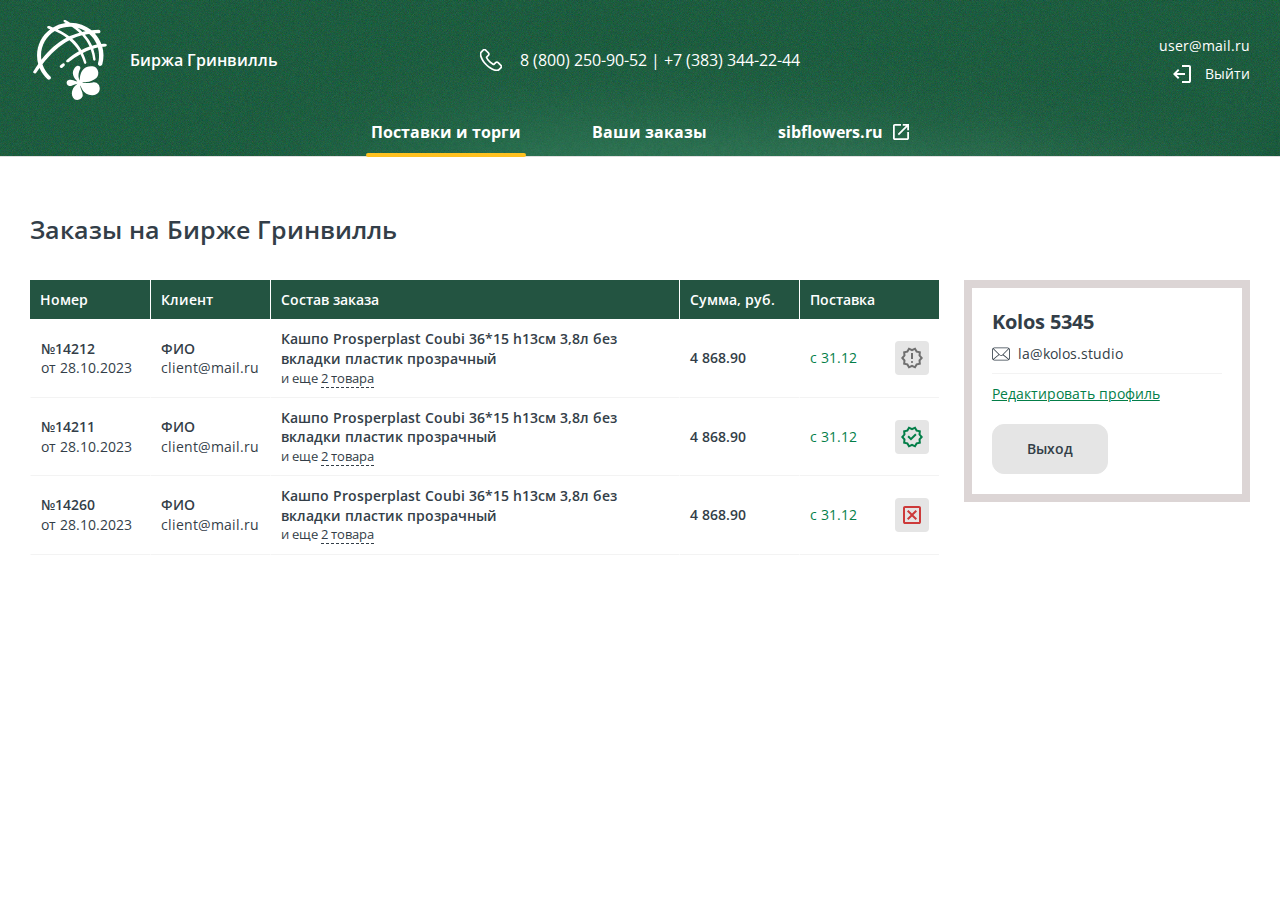
<file: local/templates/main/assets/cabinet-manager-orders.html>
<!DOCTYPE HTML>
<html lang="ru">
<head>
	<title>Биржа Гринвилль</title>
	<meta http-equiv="Content-Type" content="text/html; charset=UTF-8">
	<meta name="author" content="" >
	<meta name="description" content="" >
	<meta name="keywords" content="" >

	<link rel="shortcut icon"  href="/favicon.ico" type="image/x-icon" />
	
	<meta name="viewport" content="width=device-width, maximum-scale=2">

	<link rel="preconnect" href="https://fonts.googleapis.com">
	<link rel="preconnect" href="https://fonts.gstatic.com" crossorigin>
	<link rel="stylesheet" href="https://fonts.googleapis.com/css?family=Open+Sans:300,300i,400,400i,500,500i,600,600i,700,700i,800,800i&family=Roboto:wght@400;500;700&display=swap">

	<link href="css/normalize.css" rel="stylesheet" type="text/css" media="all">
	<link href="css/effects.css" rel="stylesheet" type="text/css" media="all">
	<link href="css/nouislider.css" rel="stylesheet" type="text/css" media="all">
	<link href="css/common.css" rel="stylesheet" type="text/css" media="all">
	<link href="css/responsive.css" rel="stylesheet" type="text/css" media="all">

</head>

<body>
	<svg style="position: absolute; width: 0; height: 0; " width="0" height="0" version="1.1" xmlns="http://www.w3.org/2000/svg" xmlns:xlink="http://www.w3.org/1999/xlink">
		<defs>
			<symbol id="icon-close" viewBox="0 0 13 13">
				<path d="M 1.1213563,0 0,1.1213563 5.3786437,6.5000001 0,11.878644 1.1213563,13 6.5000001,7.6213565 11.878644,13 13,11.878644 7.6213565,6.5000001 13,1.1213563 11.878644,0 6.5000001,5.3786437 Z" />
			</symbol>
			<symbol id="icon-arrow-1" viewBox="0 0 16 16">
				<path d="M 3.4298665,0.75257668 11.710046,7.9977339 3.4298665,15.242891" />
			</symbol>
			<symbol id="icon-logo" viewBox="0 0 70 76">
			    <path d="m 56.530889,71.423272 c 9.68481,-0.29883 8.17115,-13.645904 0.102655,-12.150751 -3.630168,0.59766 -8.171149,1.095042 -10.188021,0 1.814581,-0.100278 2.823017,-0.199554 4.236035,-0.399109 3.227599,-0.29883 6.960422,-1.592423 9.379863,-3.882785 3.126957,-2.9883 2.421455,-10.259497 -3.73081,-11.056712 -1.91623,-0.199554 -3.933102,0 -5.447769,0.597661 -3.832459,1.395877 -6.556846,5.777046 -6.656482,12.848689 -2.320812,-3.885793 -0.606874,-8.465515 0.200278,-10.259498 1.313382,-2.787743 -0.705503,-3.983064 -2.419441,-3.584958 -1.816594,0.398106 -3.530533,3.186853 -4.034751,4.880557 -0.907794,3.186853 0.60486,6.573259 3.428884,9.361002 0.30394,0.497382 0.505224,0.696936 0.505224,0.696936 -3.228605,-1.095042 -5.347126,-1.991531 -7.363998,-1.692702 -3.934108,0.497382 -3.329248,5.577492 -0.202291,5.876322 1.714945,0.198552 3.833466,-0.995765 7.767574,-2.191085 -5.446762,3.684234 -6.456205,9.661837 -4.337684,13.146516 1.91623,3.087577 5.34612,2.988301 7.868216,0.796212 4.135393,-3.584957 -1.916229,-9.660834 -0.705502,-12.250027 1.812568,5.777047 5.849331,9.462284 11.59802,9.263732 z M 27.278194,41.740824 c -0.806145,0.797214 -0.806145,0.696936 -1.613297,1.49415 -1.311369,1.393872 0.705503,3.287131 2.319806,1.79298 0.907793,-0.796211 0.605867,-0.59766 1.412011,-1.194317 1.714946,-1.694707 -0.100642,-3.687242 -2.11852,-2.092813 z M 6.0879541,45.607565 C 5.0825374,46.968344 4.0771206,48.36723 3.0696911,49.808232 2.1618974,51.900043 -0.36019909,50.505168 0.0433766,49.210572 1.5922619,46.660489 3.1753655,44.231743 4.7947003,41.911297 4.06605,39.288011 3.6745514,36.527342 3.6745514,33.673415 3.6745514,23.508179 8.5919349,14.489127 16.206533,8.7993225 15.726469,8.6248379 15.260495,8.4413281 14.770367,8.273863 12.147628,7.3773728 13.458997,5.2865652 15.476876,5.7839468 16.61514,6.1970943 17.71818,6.6202698 18.795053,7.0544759 22.416163,4.8704093 26.519351,3.3913007 30.910375,2.796649 30.603416,2.6311894 30.313566,2.4607158 30.002581,2.2972619 27.581127,1.1019417 29.19543,-0.5907601 31.112666,0.20545152 32.493479,0.96054894 33.808874,1.726677 35.07596,2.5008273 c 0.05837,0 0.114733,-0.00402 0.172099,-0.00402 7.747445,0 14.834677,2.7526459 20.326728,7.3173252 2.076251,-0.2226184 4.205842,-0.3760446 6.403871,-0.4452368 2.418434,0.099276 2.52109,2.8880213 0.606873,3.1878553 -1.348607,0.01505 -2.662996,0.0722 -3.959269,0.15142 2.662996,2.893037 4.776484,6.286463 6.191515,10.017827 1.266081,-0.123343 2.51002,-0.197549 3.715715,-0.20858 1.815587,0.09928 2.016872,2.091811 0.201284,2.590195 -0.999378,0.06117 -2.017878,0.161448 -3.048456,0.286797 0.733683,2.63532 1.134239,5.411029 1.134239,8.277993 0,2.888022 -0.404582,5.677771 -1.111091,8.366239 -1.110085,2.589192 -4.436313,1.692702 -4.13338,-0.796211 0.705503,-2.389639 1.110085,-4.880557 1.009443,-7.570028 0,-2.634317 -0.386467,-5.175376 -1.08895,-7.58206 -1.429121,0.299832 -2.885415,0.667855 -4.378947,1.12312 1.108072,3.179832 1.808542,6.519108 2.137643,10.0449 0.100642,1.892257 -1.91623,1.892257 -2.219164,0.498386 -0.409614,-3.418496 -1.204688,-6.660502 -2.346978,-9.742061 -2.374153,0.846351 -4.843915,1.91532 -7.402243,3.218941 1.314389,2.722563 2.370127,5.621615 3.194387,8.713203 0.401563,1.892255 -1.515673,2.39064 -2.11852,0.89649 -0.89471,-2.967242 -2.022911,-5.761003 -3.380576,-8.381281 -3.613059,2.005571 -7.414319,4.490473 -11.447057,7.585069 -1.714945,0.696936 -3.127963,-0.89649 -1.413018,-2.192089 3.700618,-3.263064 7.513956,-5.938495 11.331319,-8.099498 -2.41441,-3.967019 -5.415563,-7.494818 -8.98434,-10.586405 -9.463397,4.936712 -17.623476,12.597993 -25.6396363,22.837435 1.5035963,4.628857 4.2169133,8.704177 7.7585163,11.88401 1.210727,1.49415 -1.209721,3.685236 -2.924666,2.489917 C 10.412555,53.38416 7.8200083,49.716974 6.0879541,45.60756 Z M 53.533761,25.209906 c -1.755202,-3.822618 -4.11929,-7.366461 -7.084213,-10.629525 -3.262824,0.839331 -6.358581,1.942396 -9.325517,3.297158 3.579848,3.159777 6.448154,6.68156 8.705561,10.600444 2.587514,-1.319665 5.164963,-2.403676 7.704169,-3.268077 z M 53.225795,13.243668 c -1.362697,0.190529 -2.693188,0.428189 -4.003551,0.697938 2.932717,3.300167 5.176034,6.784846 6.803421,10.489135 1.523724,-0.438216 3.02732,-0.797214 4.505756,-1.081002 -1.624367,-3.909861 -4.142438,-7.360445 -7.305626,-10.106071 z M 42.205462,7.4114675 c 1.617322,1.266518 3.115886,2.5601113 4.482609,3.8817825 0.997365,-0.231643 2.01184,-0.441225 3.040404,-0.631755 C 47.427792,9.2305202 44.89865,8.1244479 42.205462,7.4114675 Z M 23.353143,9.0460077 C 27.4986,11.00545 31.129775,13.167456 34.285918,15.556091 37.3384,14.133138 40.543857,12.948848 43.920407,12.008236 41.886426,10.085896 39.620967,8.273863 37.124031,6.568125 36.437651,6.516982 35.745232,6.483891 35.045768,6.483891 30.862067,6.481891 26.900785,7.4034453 23.353143,9.0460077 Z M 7.5080172,33.673415 c 0,1.395878 0.1127193,2.760669 0.3160168,4.097382 C 14.784457,28.702608 22.509761,21.675088 31.607826,16.877762 28.335944,14.449015 24.649416,12.337149 20.563338,10.536147 12.723302,15.323444 7.5080172,23.884224 7.5080172,33.673415 Z" />
			</symbol>
			<symbol id="icon-phone" viewBox="0 0 18 18">
			    <path d="m 3.6054688,-0.25 c -0.5441223,0 -1.0662116,0.22958015 -1.5039063,0.64648438 L 2.0996094,0.3984375 0.69726562,1.796875 C 0.14964815,2.3418559 -0.167866,3.0210464 -0.23242188,3.7871094 v 0.00195 c -0.0745412,0.9364892 0.099755,1.9223158 0.53515626,3.0898437 0.6659002,1.8004722 1.67245782,3.4725299 3.15429692,5.2460939 1.8040103,2.149222 3.9794244,3.843777 6.4589843,5.041016 l 0.00195,0.002 c 0.9403904,0.442952 2.2163584,0.982748 3.6582034,1.076172 h 0.0039 0.0059 c 0.08295,0.0019 0.167966,0.0059 0.261718,0.0059 0.987662,0 1.820094,-0.355231 2.470703,-1.058594 0.0057,-0.0044 0.02084,-0.0106 0.05273,-0.06641 l -0.02539,0.03516 c 0.20454,-0.246013 0.44526,-0.473819 0.705078,-0.724609 0.177109,-0.170064 0.357873,-0.34785 0.533203,-0.529297 0.435186,-0.452112 0.667169,-0.987134 0.666016,-1.525391 -0.0012,-0.538256 -0.236516,-1.068238 -0.677734,-1.507812 l -2.246094,-2.236328 c -0.41978,-0.436306 -0.946327,-0.681641 -1.498047,-0.681641 -0.552068,0 -1.077211,0.246276 -1.507812,0.675781 v -0.002 l -1.210938,1.207032 c -0.07173,-0.03745 -0.14448,-0.07768 -0.212891,-0.111329 h -0.002 c -0.148264,-0.07463 -0.278104,-0.141739 -0.386718,-0.210937 l -0.002,-0.002 C 9.3103044,10.756786 8.2229049,9.7692892 7.1777344,8.4921875 6.6943415,7.8820056 6.3905687,7.3778749 6.1542969,6.8710937 6.4541453,6.5926053 6.743003,6.3089996 7.015625,6.03125 h 0.00195 V 6.0293 C 7.1270134,5.9159532 7.2428671,5.8020547 7.359375,5.6855469 H 7.357425 C 7.7992227,5.2459277 8.0546875,4.7154774 8.0546875,4.1660156 8.0546875,3.6188112 7.8049426,3.0864012 7.359375,2.6464844 L 7.357425,2.6445344 6.2441437,1.5351593 h -0.00195 C 6.1129833,1.4069383 5.9918335,1.2809771 5.8652344,1.1503906 h -0.00195 v -0.00195 C 5.6174307,0.89661491 5.3586389,0.6355564 5.0996094,0.39648438 4.6747742,-0.01954592 4.153871,-0.25 3.6054688,-0.25 Z m 0,0.5 C 4.0170656,0.25 4.4028359,0.41393731 4.75,0.75390625 l 0.00195,0.001953 0.00391,0.003906 c 0.2489609,0.22943462 0.5037518,0.48605125 0.75,0.73828125 0.1274,0.1314136 0.2519695,0.2588436 0.384765,0.3906254 L 7.0058594,3 v 0.00195 c 0.3711309,0.3656865 0.5488281,0.7661158 0.5488281,1.1640625 0,0.3965373 -0.1806298,0.7996356 -0.5488281,1.1660156 C 6.8903675,5.4475232 6.7727677,5.5629845 6.6582031,5.6816406 6.3400847,6.0057357 6.0146335,6.3340949 5.6699219,6.6445312 L 5.5371094,6.765625 5.609375,6.9296875 c 0.2619399,0.6021486 0.635189,1.1902348 1.1796875,1.8769531 l 0.00195,0.00195 c 1.0724939,1.3104884 2.2012836,2.3399824 3.4472655,3.1269534 0.138962,0.08853 0.284567,0.161315 0.433594,0.236328 h 0.002 c 0.117432,0.05774 0.242413,0.121329 0.361328,0.1875 l 0.164063,0.0918 1.472656,-1.466797 c 0.355398,-0.354494 0.750319,-0.529297 1.15625,-0.529297 0.406279,0 0.796452,0.171651 1.138672,0.527344 v 0.002 l 2.251953,2.244141 c 0.363781,0.362425 0.530403,0.759054 0.53125,1.154297 8.46e-4,0.394695 -0.164618,0.800332 -0.525391,1.175781 -0.168669,0.174553 -0.346593,0.347689 -0.521484,0.515625 -0.258181,0.249209 -0.512728,0.491592 -0.742187,0.767578 v 0.002 l -0.0039,0.0039 -0.002,0.002 -0.002,0.002 C 15.38662,17.464485 14.721403,17.75 13.847656,17.75 c -0.07519,0 -0.153559,-0.0037 -0.240234,-0.0059 C 12.27127,17.65752 11.054468,17.14985 10.130859,16.714803 7.7154396,15.548153 5.5992372,13.900755 3.8398438,11.804688 2.3856858,10.064255 1.4155829,8.4466024 0.77148437,6.7050781 0.35288649,5.5826084 0.19816632,4.675634 0.265625,3.828125 0.321017,3.1708066 0.57921229,2.6191857 1.0507812,2.1503906 L 2.4472656,0.75976562 C 2.8095701,0.41467061 3.199592,0.25 3.6054688,0.25 Z m 0.00195,0.4140625 c -0.3095859,0 -0.6109391,0.14367951 -0.8632813,0.3867187 l -0.00195,0.00195 -1.3945313,1.3886719 C 0.95181291,2.836147 0.73126114,3.3163529 0.68164062,3.8632813 v 0.00195 c -0.0637315,0.796644 0.0912111,1.6612281 0.48437498,2.7089843 0.6329656,1.6998351 1.5907913,3.2857928 3.0019531,4.9765624 1.7180602,2.048301 3.7916828,3.662515 6.1523443,4.800781 l 0.002,0.002 c 0.86706,0.411297 2.035653,0.904853 3.318359,0.986328 0.06448,0.004 0.136521,0.0078 0.210938,0.0078 0.716631,0 1.316148,-0.251803 1.787109,-0.757812 l 0.0039,-0.0059 0.0059,-0.0039 c 0.236457,-0.282224 0.501051,-0.537416 0.763671,-0.791015 0.17691,-0.168869 0.34227,-0.331207 0.503907,-0.501954 0.258039,-0.267073 0.413675,-0.568396 0.416015,-0.884765 0.0023,-0.31637 -0.151509,-0.616925 -0.408203,-0.873047 l -2.25,-2.240234 c -0.172259,-0.182879 -0.458417,-0.408204 -0.845703,-0.408204 -0.31526,0 -0.611813,0.153979 -0.861328,0.402344 l -1.400391,1.396485 c -0.0643,0.06327 -0.189175,0.18164 -0.382812,0.18164 -0.07698,0 -0.155495,-0.01839 -0.25,-0.06641 l -0.0039,-0.002 -0.0039,-0.002 c 0.0046,0.0021 -0.01016,-0.0066 -0.01172,-0.0078 l -0.02149,-0.01172 c -0.130295,-0.08093 -0.267322,-0.151227 -0.410156,-0.222656 l -0.002,-0.002 c -0.163694,-0.08384 -0.327336,-0.160983 -0.470703,-0.253906 v -0.002 h -0.002 C 8.7296712,11.482736 7.5676625,10.432713 6.4589844,9.0703125 5.8450521,8.2998667 5.4592553,7.6670715 5.1816406,7.0019531 l -0.00195,-0.00586 -0.00195,-0.00781 C 5.1454852,6.8919636 5.126175,6.8025219 5.1367187,6.7167969 5.1472625,6.6310719 5.1798709,6.5404371 5.3027344,6.4179687 l 0.00586,-0.00781 h 0.00195 c 0.0042,-0.0037 0.00753,-0.00802 0.011719,-0.011719 0.3633775,-0.3209971 0.6900598,-0.6538919 1.0332031,-1 C 6.4729926,5.2809137 6.5881613,5.1628092 6.703125,5.0488281 h 0.00195 c 0.2615302,-0.2604029 0.4257813,-0.5574202 0.4257813,-0.875 0,-0.3182066 -0.1642511,-0.614597 -0.4257813,-0.875 L 5.5878906,2.1875 C 5.4548706,2.0514959 5.3252811,1.92294 5.2011719,1.7949219 l -0.00195,-0.00195 C 4.9459512,1.5367099 4.7087333,1.2917261 4.4511719,1.0546875 l 0.00781,0.00977 C 4.2114615,0.81228193 3.9150242,0.6640625 3.6074219,0.6640625 Z m 0,0.5 c 0.1503972,0 0.317617,0.068172 0.4960937,0.25 l 0.00391,0.00391 0.00391,0.00586 c 0.2444381,0.224961 0.47769,0.4629626 0.7324219,0.7207032 0.1286459,0.1326471 0.2590345,0.2619475 0.3886719,0.3945312 l 0.00195,0.00195 1.1171875,1.1113282 c 0.2024693,0.2015966 0.2792969,0.3756914 0.2792969,0.5214843 0,0.1444198 -0.076828,0.3179347 -0.2792969,0.5195313 C 6.2325264,4.811378 6.1164291,4.9304459 6.0019531,5.0449219 v 0.00195 C 5.6534203,5.3984124 5.3316735,5.725901 4.9804687,6.0351562 l -0.00586,0.00391 -0.00586,0.00586 c 8.225e-4,-8.225e-4 -0.01057,0.010569 -0.017578,0.017578 -7.401e-4,7.377e-4 -0.00122,0.00121 -0.00195,0.00195 C 4.7625303,6.251426 4.664487,6.4622415 4.640625,6.65625 c -0.023768,0.1932476 0.020077,0.3590024 0.0625,0.4863281 3.353e-4,0.00101 -3.352e-4,0.00291 0,0.00391 0.00626,0.018857 0.014399,0.03911 0.013672,0.037109 l 0.00195,0.00586 0.00195,0.00391 c 0.2980778,0.7141447 0.7147284,1.3950115 1.3496094,2.1914062 v 0.00195 c 1.1373196,1.3975967 2.3420658,2.4864537 3.6699219,3.3261727 0.1791165,0.115811 0.3588887,0.201923 0.5136717,0.28125 h 0.002 c 0.148808,0.0744 0.281619,0.143764 0.390625,0.21289 l 0.0098,0.0059 0.01172,0.0059 c -0.0053,-0.0027 0.01182,0.0078 0.03906,0.02148 5.91e-4,3.01e-4 0.0014,-2.99e-4 0.002,0 0.152967,0.07741 0.314213,0.121094 0.47461,0.121094 0.405555,0 0.668433,-0.261244 0.734375,-0.326172 h 0.002 l 1.400391,-1.396484 c 0.184484,-0.183634 0.357073,-0.257813 0.507812,-0.257813 0.180713,0 0.360729,0.124832 0.480469,0.251954 l 0.0039,0.002 2.259766,2.248047 c 0.192305,0.191877 0.260925,0.358744 0.259765,0.515625 -0.0012,0.15688 -0.07643,0.335089 -0.27539,0.541015 l -0.002,0.002 c -0.153773,0.162533 -0.313878,0.319853 -0.488281,0.486328 l -0.002,0.002 c -0.258246,0.249374 -0.534105,0.513303 -0.791015,0.818359 -0.389039,0.41799 -0.814509,0.599609 -1.421875,0.599609 -0.05358,0 -0.116173,-0.0038 -0.179688,-0.0078 -1.173291,-0.07452 -2.285827,-0.536752 -3.134766,-0.939453 v 0.002 C 8.2401953,14.794815 6.2264893,13.225643 4.5527344,11.230469 3.1683466,9.5717781 2.2458034,8.0399876 1.6347656,6.3984375 1.2579303,5.3941958 1.1234191,4.6096045 1.1796875,3.90625 1.2203526,3.4621006 1.3794794,3.1157182 1.7011719,2.7949219 l 1.390625,-1.3847657 0.00195,-0.00195 C 3.2745594,1.2349728 3.453712,1.1640625 3.6074219,1.1640625 Z M 3.648,11.965 c 1.782,2.123 3.928,3.794 6.376,4.976 0.932,0.439 2.179,0.963 3.568,1.053 0.087,0.002 0.169,0.006 0.255,0.006 0.932,0 1.682,-0.32 2.291,-0.98 0.004,-0.004 0.012,-0.012 0.016,-0.019 0.217,-0.261 0.464,-0.496 0.723,-0.746 0.176,-0.169 0.355,-0.344 0.527,-0.522 0.797,-0.828 0.797,-1.88 -0.008,-2.682 l -2.25,-2.241 c -0.381,-0.396 -0.838,-0.605 -1.317,-0.605 -0.479,0 -0.94,0.21 -1.333,0.602 l -1.34,1.334 C 11.032,12.072 10.905,12.007 10.785,11.948 10.636,11.873 10.497,11.803 10.373,11.724 9.152,10.953 8.044,9.945 6.985,8.651 6.449,7.975 6.089,7.407 5.838,6.83 6.19,6.513 6.519,6.181 6.838,5.856 6.95,5.74 7.066,5.625 7.182,5.509 7.587,5.106 7.804,4.639 7.804,4.166 7.804,3.693 7.591,3.226 7.182,2.823 L 6.067,1.712 C 5.936,1.582 5.812,1.455 5.685,1.324 5.438,1.071 5.18,0.81 4.925,0.575 4.539,0.197 4.086,0 3.606,0 3.131,0 2.674,0.197 2.274,0.578 l -1.4,1.395 C 0.364,2.48 0.076,3.096 0.016,3.808 -0.055,4.7 0.11,5.647 0.537,6.792 1.192,8.563 2.18,10.208 3.648,11.965 Z M 0.93,3.886 C 0.975,3.39 1.166,2.976 1.525,2.618 L 2.918,1.231 C 3.135,1.022 3.375,0.914 3.607,0.914 3.836,0.914 4.068,1.022 4.281,1.239 4.532,1.47 4.768,1.712 5.022,1.969 5.149,2.1 5.28,2.23 5.412,2.365 L 6.528,3.476 C 6.76,3.707 6.88,3.942 6.88,4.174 6.88,4.405 6.76,4.64 6.528,4.871 6.411,4.987 6.295,5.106 6.179,5.222 5.831,5.573 5.505,5.905 5.145,6.222 5.138,6.229 5.134,6.232 5.127,6.24 4.816,6.55 4.865,6.844 4.94,7.068 c 0.003,0.011 0.007,0.019 0.011,0.03 0.288,0.69 0.689,1.346 1.314,2.13 1.123,1.38 2.306,2.45 3.609,3.274 0.162,0.105 0.334,0.187 0.494,0.269 0.15,0.075 0.289,0.146 0.412,0.224 0.016,0.008 0.026,0.016 0.041,0.023 0.124,0.063 0.244,0.093 0.363,0.093 0.3,0 0.494,-0.19 0.559,-0.254 l 1.4,-1.396 c 0.217,-0.216 0.452,-0.331 0.685,-0.331 0.284,0 0.517,0.176 0.663,0.331 l 2.257,2.245 c 0.449,0.448 0.446,0.934 -0.011,1.407 -0.158,0.167 -0.322,0.328 -0.498,0.496 -0.262,0.253 -0.535,0.514 -0.783,0.81 -0.43,0.462 -0.943,0.679 -1.605,0.679 -0.064,0 -0.131,-0.004 -0.195,-0.008 C 12.428,17.012 11.287,16.534 10.429,16.127 8.1,15.004 6.056,13.413 4.36,11.391 2.962,9.716 2.023,8.157 1.401,6.486 1.016,5.46 0.87,4.636 0.93,3.886 Z" />
			</symbol>
			<symbol id="icon-login" viewBox="0 0 18 18">
			    <path d="M 9 0 L 9 2 L 16 2 L 16 16 L 9 16 L 9 18 L 16 18 C 16.549999 18 17.02041 17.803809 17.412109 17.412109 C 17.803809 17.02041 18 16.549999 18 16 L 18 2 C 18 1.4500005 17.803809 0.97955723 17.412109 0.58789062 C 17.02041 0.19622402 16.549999 0 16 0 L 9 0 z M 7 4 L 5.625 5.4492188 L 8.1757812 8 L 0 8 L 0 10 L 8.1757812 10 L 5.625 12.550781 L 7 14 L 12 9 L 7 4 z " />
			</symbol>
			<symbol id="icon-logout" viewBox="0 0 18 18">
			    <path d="M 9 0 L 9 2 L 16 2 L 16 16 L 9 16 L 9 18 L 16 18 C 16.549998 18 17.020411 17.803809 17.412109 17.412109 C 17.803809 17.020411 18 16.549998 18 16 L 18 2 C 18 1.450001 17.803809 0.97955684 17.412109 0.58789062 C 17.020411 0.19622442 16.549998 0 16 0 L 9 0 z M 5 4 L 0 9 L 5 14 L 6.375 12.550781 L 3.8242188 10 L 12 10 L 12 8 L 3.8242188 8 L 6.375 5.4492188 L 5 4 z " />
			</symbol>
			<symbol id="icon-link-outer" viewBox="0 0 18 18">
			    <path d="M2 18C1.45 18 0.979167 17.8042 0.5875 17.4125C0.195833 17.0208 0 16.55 0 16V2C0 1.45 0.195833 0.979167 0.5875 0.5875C0.979167 0.195833 1.45 0 2 0H9V2H2V16H16V9H18V16C18 16.55 17.8042 17.0208 17.4125 17.4125C17.0208 17.8042 16.55 18 16 18H2ZM6.7 12.7L5.3 11.3L14.6 2H11V0H18V7H16V3.4L6.7 12.7Z" />
			</symbol>
			<symbol id="icon-box" viewBox="0 0 18 18">
			    <path d="m 9,0.09570306 c -0.2858994,0 -0.5560242,0.07193016 -0.8085938,0.21679688 L 1.8085937,3.9921874 C 1.5560442,4.1370572 1.3577935,4.3333017 1.2148437,4.5820311 1.0718939,4.8307507 1,5.1008955 1,5.3906249 v 7.2187501 c 0,0.2898 0.071894,0.559894 0.2148437,0.808594 0.1429498,0.2487 0.3412005,0.444945 0.59375,0.589843 l 6.3828125,3.677735 c 0.2525696,0.1449 0.5226944,0.21875 0.8085938,0.21875 0.2858994,0 0.5560242,-0.07385 0.8085938,-0.21875 l 6.3828122,-3.677735 c 0.2526,-0.144898 0.45075,-0.341143 0.59375,-0.589843 C 16.928056,13.169269 17,12.899175 17,12.609375 V 5.3906249 C 17,5.1008955 16.92806,4.8307507 16.785156,4.5820311 16.642156,4.3333017 16.444006,4.1370572 16.191406,3.9921874 L 9.8085938,0.31249994 C 9.5560242,0.16763322 9.2858994,0.09570306 9,0.09570306 Z M 9,1.0761718 c 0.1025698,0 0.206024,0.033556 0.3085938,0.097656 l 6.1171872,3.5390625 -2.714843,1.5625 -6.4101568,-3.7265625 2.390625,-1.375 C 8.793976,1.1097282 8.8974302,1.0761718 9,1.0761718 Z M 5.2753906,3.1464843 11.699219,6.8593749 9,8.4277343 2.5742188,4.7128905 Z M 2,5.5234374 8.5,9.2871093 V 16.712891 L 2.3085938,13.123047 C 2.206024,13.058947 2.1274617,12.982278 2.0761719,12.892578 2.0248919,12.802878 2,12.706116 2,12.603516 Z m 14,0 v 7.0800786 c 0,0.1026 -0.02487,0.199362 -0.07617,0.289062 -0.0513,0.0897 -0.129822,0.166369 -0.232422,0.230469 L 9.5,16.712891 V 9.2871093 Z" />
			</symbol>
			<symbol id="icon-info" viewBox="0 0 20 20">
			    <path d="M 10 0 C 8.6166714 -7.4014794e-17 7.3162782 0.2621099 6.0996094 0.78710938 C 4.8829406 1.3121089 3.8257804 2.0257821 2.9257812 2.9257812 C 2.0257822 3.8257803 1.3121088 4.8829406 0.78710938 6.0996094 C 0.2621099 7.3162782 0 8.6166714 0 10 C -7.4014794e-17 11.383299 0.2621099 12.683692 0.78710938 13.900391 C 1.3121089 15.117089 2.0257821 16.17422 2.9257812 17.074219 C 3.8257803 17.974218 4.8829406 18.687891 6.0996094 19.212891 C 7.3162782 19.73789 8.6166714 20 10 20 C 11.383299 20 12.683692 19.73789 13.900391 19.212891 C 15.117089 18.687891 16.17422 17.974218 17.074219 17.074219 C 17.974218 16.17422 18.687891 15.117089 19.212891 13.900391 C 19.73789 12.683692 20 11.383299 20 10 C 20 8.6166714 19.73789 7.3162782 19.212891 6.0996094 C 18.687891 4.8829406 17.974218 3.8257804 17.074219 2.9257812 C 16.17422 2.0257822 15.117089 1.3121088 13.900391 0.78710938 C 12.683692 0.2621099 11.383299 0 10 0 z M 10 2 C 12.233298 2 14.125783 2.7742203 15.675781 4.3242188 C 17.22578 5.8742172 18 7.7666722 18 10 C 18 12.233298 17.22578 14.125783 15.675781 15.675781 C 14.125783 17.22578 12.233298 18 10 18 C 7.7666722 18 5.8742172 17.22578 4.3242188 15.675781 C 2.7742203 14.125783 2 12.233298 2 10 C 2 7.7666722 2.7742203 5.8742172 4.3242188 4.3242188 C 5.8742172 2.7742203 7.7666722 2 10 2 z M 10 5 C 9.7166703 5 9.4787792 5.0954396 9.2871094 5.2871094 C 9.0954396 5.4787792 9 5.7166703 9 6 C 9 6.2833297 9.0954396 6.5212208 9.2871094 6.7128906 C 9.4787792 6.9045604 9.7166703 7 10 7 C 10.2833 7 10.521191 6.9045604 10.712891 6.7128906 C 10.90459 6.5212208 11 6.2833297 11 6 C 11 5.7166703 10.90459 5.4787792 10.712891 5.2871094 C 10.521191 5.0954396 10.2833 5 10 5 z M 9 9 L 9 15 L 11 15 L 11 9 L 9 9 z " />
			</symbol>
			<symbol id="icon-filter" viewBox="0 0 24 24">
			    <path d="M 19.2,0 C 17.645573,0 16.307425,1.0075354 15.808594,2.4 H 2.4 A 1.2,1.2 0 0 0 1.2,3.6 1.2,1.2 0 0 0 2.4,4.8 H 15.808594 C 16.307425,6.1924646 17.645573,7.2 19.2,7.2 21.174007,7.2 22.8,5.5740077 22.8,3.6 22.8,1.6259923 21.174007,0 19.2,0 Z m 0,2.4 c 0.676954,0 1.2,0.5230462 1.2,1.2 0,0.6769538 -0.523046,1.2 -1.2,1.2 C 18.523046,4.8 18,4.2769538 18,3.6 18,2.9230462 18.523046,2.4 19.2,2.4 Z m -7.2,6 c -1.554427,0 -2.892575,1.007535 -3.391406,2.4 H 2.4 A 1.2,1.2 0 0 0 1.2,12 1.2,1.2 0 0 0 2.4,13.2 h 6.208594 c 0.498831,1.392464 1.836979,2.4 3.391406,2.4 1.554427,0 2.892575,-1.007536 3.391406,-2.4 H 21.6 A 1.2,1.2 0 0 0 22.8,12 1.2,1.2 0 0 0 21.6,10.8 H 15.391406 C 14.892575,9.407535 13.554427,8.4 12,8.4 Z m 0,2.4 c 0.676954,0 1.2,0.523046 1.2,1.2 0,0.676954 -0.523046,1.2 -1.2,1.2 -0.676954,0 -1.2,-0.523046 -1.2,-1.2 0,-0.676954 0.523046,-1.2 1.2,-1.2 z m -7.2,6 c -1.9740077,0 -3.6,1.625993 -3.6,3.6 0,1.974007 1.6259923,3.6 3.6,3.6 1.5544278,0 2.892575,-1.007536 3.3914063,-2.4 H 21.6 a 1.2,1.2 0 0 0 1.2,-1.2 1.2,1.2 0 0 0 -1.2,-1.2 H 8.1914063 C 7.692575,17.807536 6.3544278,16.8 4.8,16.8 Z m 0,2.4 c 0.6769538,0 1.2,0.523046 1.2,1.2 0,0.676954 -0.5230462,1.2 -1.2,1.2 -0.6769538,0 -1.2,-0.523046 -1.2,-1.2 0,-0.676954 0.5230462,-1.2 1.2,-1.2 z" />
			</symbol>
			<symbol id="icon-email" viewBox="0 0 44 44">
				<path d="M 6,6 C 2.6933005,6 0,8.6933005 0,12 v 20 c 0,3.306699 2.6933005,6 6,6 h 32 c 3.306699,0 6,-2.693301 6,-6 V 12 C 44,8.6933005 41.306699,6 38,6 Z m 0,2 h 32 c 0.752107,0 1.448308,0.2055596 2.044922,0.5566406 L 25.751953,23.027344 c -1.9488,1.973154 -5.097224,1.993993 -7.070312,0.04492 L 3.9746094,8.5449219 C 4.5668816,8.2009955 5.2561754,8 6,8 Z M 2.5566406,9.9550781 16.105469,23.339844 2.6464844,34.193359 C 2.2389251,33.56573 2,32.815198 2,32 V 12 C 2,11.247893 2.2055596,10.551692 2.5566406,9.9550781 Z M 41.455078,9.9746094 C 41.799004,10.566882 42,11.256175 42,12 v 20 c 0,0.815198 -0.238925,1.56573 -0.646484,2.193359 L 28.095703,23.501953 Z M 17.552734,24.742188 c 2.580834,2.292177 6.465601,2.347725 9.101563,0.167968 L 39.851562,35.552734 C 39.299702,35.836926 38.671613,36 38,36 H 6 C 5.3283869,36 4.7002975,35.836926 4.1484375,35.552734 Z" />
			</symbol>
			<symbol id="icon-moderation" viewBox="0 0 22 22">
				<path d="M7.6 21.5L5.7 18.3L2.1 17.5L2.45 13.8L0 11L2.45 8.2L2.1 4.5L5.7 3.7L7.6 0.5L11 1.95L14.4 0.5L16.3 3.7L19.9 4.5L19.55 8.2L22 11L19.55 13.8L19.9 17.5L16.3 18.3L14.4 21.5L11 20.05L7.6 21.5ZM8.45 18.95L11 17.85L13.6 18.95L15 16.55L17.75 15.9L17.5 13.1L19.35 11L17.5 8.85L17.75 6.05L15 5.45L13.55 3.05L11 4.15L8.4 3.05L7 5.45L4.25 6.05L4.5 8.85L2.65 11L4.5 13.1L4.25 15.95L7 16.55L8.45 18.95ZM11 16C11.2833 16 11.5208 15.9042 11.7125 15.7125C11.9042 15.5208 12 15.2833 12 15C12 14.7167 11.9042 14.4792 11.7125 14.2875C11.5208 14.0958 11.2833 14 11 14C10.7167 14 10.4792 14.0958 10.2875 14.2875C10.0958 14.4792 10 14.7167 10 15C10 15.2833 10.0958 15.5208 10.2875 15.7125C10.4792 15.9042 10.7167 16 11 16ZM10 12H12V6H10V12Z" />
			</symbol>
			<symbol id="icon-confirmation" viewBox="0 0 22 22">
				<path d="M7.6 21.5L5.7 18.3L2.1 17.5L2.45 13.8L0 11L2.45 8.2L2.1 4.5L5.7 3.7L7.6 0.5L11 1.95L14.4 0.5L16.3 3.7L19.9 4.5L19.55 8.2L22 11L19.55 13.8L19.9 17.5L16.3 18.3L14.4 21.5L11 20.05L7.6 21.5ZM8.45 18.95L11 17.85L13.6 18.95L15 16.55L17.75 15.9L17.5 13.1L19.35 11L17.5 8.85L17.75 6.05L15 5.45L13.55 3.05L11 4.15L8.4 3.05L7 5.45L4.25 6.05L4.5 8.85L2.65 11L4.5 13.1L4.25 15.95L7 16.55L8.45 18.95ZM9.95 14.55L15.6 8.9L14.2 7.45L9.95 11.7L7.8 9.6L6.4 11L9.95 14.55Z" />
			</symbol>
			<symbol id="icon-cancellation" viewBox="0 0 22 22">
				<path d="M 7.4,16 11,12.4 14.6,16 16,14.6 12.4,11 16,7.4 14.6,6 11,9.6 7.4,6 6,7.4 9.6,11 6,14.6 Z M 4,20 C 3.45,20 2.979167,19.8042 2.5875,19.4125 2.195833,19.0208 2,18.55 2,18 V 4 C 2,3.45 2.195833,2.979167 2.5875,2.5875 2.979167,2.195833 3.45,2 4,2 h 14 c 0.55,0 1.0208,0.195833 1.4125,0.5875 C 19.8042,2.979167 20,3.45 20,4 v 14 c 0,0.55 -0.1958,1.0208 -0.5875,1.4125 C 19.0208,19.8042 18.55,20 18,20 Z M 4,18 H 18 V 4 H 4 Z" />
			</symbol>
			<symbol id="icon-edit" viewBox="0 0 22 22">
				<path d="M 4,18 H 5.425 L 15.2,8.225 13.775,6.8 4,16.575 Z M 2,20 V 15.75 L 15.2,2.575 C 15.4,2.391667 15.6208,2.25 15.8625,2.15 16.1042,2.05 16.3583,2 16.625,2 16.8917,2 17.15,2.05 17.4,2.15 17.65,2.25 17.8667,2.4 18.05,2.6 L 19.425,4 c 0.2,0.18333 0.3458,0.4 0.4375,0.65 C 19.9542,4.9 20,5.15 20,5.4 20,5.66667 19.9542,5.92083 19.8625,6.1625 19.7708,6.40417 19.625,6.625 19.425,6.825 L 6.25,20 Z M 14.475,7.525 13.775,6.8 15.2,8.225 Z" />
			</symbol>
	
			<symbol id="icon-social-telegram" viewBox="0 0 24 24">
			    <path d="M 21.786808,5.2482784 18.816085,19.258056 c -0.224103,0.988767 -0.808565,1.234843 -1.639147,0.769041 l -4.526357,-3.335459 -2.184086,2.100572 c -0.241699,0.241699 -0.443829,0.443873 -0.909631,0.443873 l 0.325169,-4.609852 8.389141,-7.5805486 c 0.364737,-0.325212 -0.07909,-0.50537 -0.566911,-0.180159 L 7.333193,13.395782 2.86836,11.998333 C 1.897145,11.695094 1.879593,11.027117 3.070491,10.561316 L 20.534318,3.8333044 c 0.808565,-0.303239 1.516109,0.180158 1.252438,1.415 z" />
			</symbol>
			<symbol id="icon-social-youtube" viewBox="0 0 24 24">
			    <path d="M 23.498493,6.2028664 C 24,8.0866744 24,12.017037 24,12.017037 c 0,0 0,3.930394 -0.501507,5.814215 -0.276031,1.039278 -1.089274,1.823726 -2.121859,2.101473 C 19.504972,20.437493 12,20.437493 12,20.437493 c 0,0 -7.504963,0 -9.376634,-0.504768 C 1.590781,19.654978 0.77754,18.87053 0.501507,17.831252 0,15.947444 0,12.017037 0,12.017037 c 0,0 0,-3.9303496 0.501507,-5.8141706 0.27603,-1.039322 1.089274,-1.857802 2.121859,-2.135592 C 4.495028,3.5625064 12,3.5625064 12,3.5625064 c 0,0 7.505007,0 9.376634,0.504768 1.032585,0.277747 1.845826,1.09627 2.121859,2.135592 z M 9.545449,15.58552 15.818144,12.017116 9.545449,8.4485414 v 7.1369656 z" />
			</symbol>
			<symbol id="icon-social-vk" viewBox="0 0 24 24">
			    <path d="m 23.296629,5.9223854 c -0.325212,1.507313 -3.484847,5.9545756 -3.489268,5.9589706 -0.272426,0.439452 -0.382289,0.659178 0,1.151374 0.149431,0.210928 3.476093,3.366185 3.968288,4.899891 0.215306,0.729472 -0.158229,1.09863 -0.8965,1.09863 h -2.58839 c -0.984347,0 -1.274411,-0.786637 -3.03222,-2.544445 -1.538082,-1.480919 -2.19726,-1.674295 -2.579548,-1.674295 -0.826206,0 -0.676774,0.276846 -0.676774,3.212377 0,0.637205 -0.202131,1.006363 -1.850076,1.006363 -2.742199,0 -5.756823,-1.665541 -7.896955,-4.737294 C 1.042765,9.7939674 0.163861,6.3882134 0.163861,5.7026684 c 0,-0.386709 0.149431,-0.733893 0.887701,-0.733893 h 2.588391 c 0.663555,0 0.914052,0.290021 1.168925,1.006362 1.265614,3.691398 3.401377,6.9169316 4.280281,6.9169316 0.329589,0 0.478977,-0.153808 0.478977,-0.988767 V 8.0888674 c -0.09664,-1.757809 -1.028292,-1.902819 -1.028292,-2.52685 0,-0.285644 0.246076,-0.59326 0.659178,-0.59326 h 4.06931 c 0.544938,0 0.729517,0.294441 0.729517,0.953619 v 5.1284066 c 0,0.549315 0.250453,0.742647 0.413059,0.742647 0.329589,0 0.606435,-0.193332 1.208493,-0.79539 1.863294,-2.0830206 3.181651,-5.2953976 3.181651,-5.2953976 0.162606,-0.386709 0.465801,-0.733894 1.12498,-0.733894 h 2.58839 c 0.782216,0 0.944822,0.404305 0.782216,0.95362 z" />
			</symbol>
			<symbol id="icon-social-ok" viewBox="0 0 24 24">
			    <path d="m 17.056174,15.424227 c -1.204072,0.764664 -2.860816,1.067859 -3.955069,1.182143 l 0.918472,0.905254 3.353012,3.353011 c 1.226088,1.256859 -0.769042,3.221175 -2.008305,2.008305 -0.839337,-0.852555 -2.069803,-2.083021 -3.353012,-3.366186 l -3.35301,3.361809 C 7.418998,24.077056 5.423912,22.095101 6.663131,20.860258 7.515686,20.007703 8.732977,18.777237 10.016186,17.507247 L 10.92144,16.601949 C 9.840405,16.487709 8.157268,16.202065 6.940021,15.41985 5.507381,14.497 4.878974,13.956439 5.432666,12.827082 5.757877,12.185455 6.649956,11.644938 7.8321,12.576585 c 0,0 1.595203,1.269991 4.170375,1.269991 2.575215,0 4.170418,-1.269991 4.170418,-1.269991 1.182144,-0.92727 2.069802,-0.391129 2.399391,0.250497 0.544938,1.129357 -0.08347,1.669918 -1.51611,2.597145 z M 6.298377,6.4462204 c 0,-3.15088 2.561997,-5.69969402 5.699694,-5.69969402 3.137698,0 5.699695,2.54882302 5.699695,5.69969402 0,3.137661 -2.561997,5.6864656 -5.699695,5.6864656 -3.137697,0 -5.699694,-2.5488216 -5.699694,-5.6864656 z m 2.900384,0 c 0,1.542459 1.25686,2.799318 2.799319,2.799318 1.542459,0 2.799319,-1.256859 2.799319,-2.799318 0,-1.555678 -1.25686,-2.812493 -2.799319,-2.812493 -1.542459,0 -2.799319,1.256815 -2.799319,2.812493 z" />
			</symbol>
			<symbol id="icon-social-dzen" viewBox="0 0 24 24">
			    <path d="M 14.470373,9.741385 C 16.130559,11.400723 18.609826,11.714974 23,11.774266 22.881417,5.9441342 18.237978,1.2371694 12.435798,1.0101643 c 0.05252,4.5155353 0.350673,7.0464714 2.034575,8.7312207 z m -4.728141,0 C 11.427828,8.0557887 11.724291,5.5223116 11.777654,1 5.8746776,1.1177376 1.1185847,5.8729834 1,11.77596 5.5231586,11.72344 8.0557887,11.426134 9.741385,9.740538 Z m 4.728141,4.72814 c -1.657645,1.658492 -1.972741,4.136066 -2.03288,8.519462 5.731028,-0.226157 10.326183,-4.821313 10.552343,-10.551494 -4.383398,0.05929 -6.860971,0.374388 -8.519463,2.03288 z m -4.728141,0 C 8.0566357,12.785623 5.5265468,12.487468 1.0110114,12.434952 1.2380164,18.23713 5.9449815,22.881417 11.774266,23 11.71497,18.608978 11.401571,16.129711 9.741385,14.470373 Z" />
			</symbol>
	
		</defs>
	</svg>

	<div class="page">
		<header class="header">
			<div class="cnt header__cnt">
				<div class="header__grid header__grid_1">
					<div class="header__grid-item header__grid-item_1">
						<a href="#" class="logo-main">
							<svg class="icon logo-main__canvas"><use xlink:href="#icon-logo"></use></svg>
							<div class="logo-main__text">
								Биржа Гринвилль
							</div>
						</a>
					</div>
					<div class="header__grid-item header__grid-item_2">
						<div class="contacts-header js-contacts-header">
							<svg class="icon contacts-header__icon"><use xlink:href="#icon-phone"></use></svg>
							<div class="contacts-header__value">
								<a href="tel:88002509052" class="contacts-header__value-item">
									8 (800) 250-90-52
								</a>
								<span class="contacts-header__value-separator">
									|
								</span>
								<a href="tel:+73833442244" class="contacts-header__value-item">
									+7 (383) 344-22-44
								</a>
							</div>
						</div>
					</div>
					<div class="header__grid-item header__grid-item_3">
						<div class="user-header">
							<div class="user-header__login">
								<a href="#" class="user-header__login-link">
									user@mail.ru
								</a>
							</div>
							<a href="#" class="user-header__link user-header__link_logout">
								<span class="user-header__link-icon">
									<svg class="icon contacts-header__icon-canvas"><use xlink:href="#icon-logout"></use></svg>
								</span>
								<span class="user-header__link-text">
									Выйти
								</span>
							</a>
						</div>
					</div>
				</div>
				<nav class="menu-main js-menu-main">
					<button type="button" class="menu-main__button-toggle">
						<span class="menu-main__button-toggle-icon"></span>
					</button>
					<div class="menu-main__inner">
						<div class="menu-main__data">
							<div class="menu-main__list">
								<div class="menu-main__item active">
									<a href="#" class="menu-main__link">
										<span class="menu-main__link-text">
											Поставки и торги
										</span>
									</a>
								</div>
								<div class="menu-main__item">
									<a href="#" class="menu-main__link">
										<span class="menu-main__link-text">
											Ваши заказы
										</span>
									</a>
								</div>
								<div class="menu-main__item">
									<a href="https://sibflowers.ru/" class="menu-main__link" target="_blank">
										<span class="menu-main__link-text">
											sibflowers.ru
										</span>
										<span class="menu-main__link-icon">
											<svg class="icon menu-main__link-icon-canvas"><use xlink:href="#icon-link-outer"></use></svg>
										</span>
									</a>
								</div>
							</div>
						</div>
					</div>
				</nav>
			</div>
		</header>

		<main class="content">
			<div class="cabinet">
				<div class="cnt cabinet__cnt">
					<div class="cabinet__grid cabinet__grid_1">
						<div class="cabinet__grid-item cabinet__grid-item_0">
							<div class="headline cabinet__head">
								<h1 class="title headline__title cabinet__title">
									Заказы на Бирже Гринвилль
								</h1>
							</div>
						</div>
						<div class="cabinet__grid-item cabinet__grid-item_1">
							<div class="orders cabinet__orders js-orders">
								<div class="orders__table">
									<div class="orders__table-head">
										<div class="orders__table-cell orders__table-cell_1-1">
											Номер
										</div>
										<div class="orders__table-cell orders__table-cell_1-5">
											Клиент
										</div>
										<div class="orders__table-cell orders__table-cell_1-2">
											Состав заказа
										</div>
										<div class="orders__table-cell orders__table-cell_1-3">
											Сумма, руб.
										</div>
										<div class="orders__table-cell orders__table-cell_1-4">
											Поставка
										</div>
									</div>
									<div class="order-mini orders__table-item">
										<div class="order-mini__cell order-mini__cell_1-1">
											<div class="order-mini__cell-inner">
												<div class="order-mini__number">
													№14212
												</div>
												<div class="order-mini__date-order">
													от 28.10.2023
												</div>
											</div>
										</div>
										<div class="order-mini__cell order-mini__cell_1-5">
											<div class="order-mini__cell-inner">
												<div class="order-mini__client">
													<div class="order-mini__client-caption">
														ФИО
													</div>
													<div class="order-mini__client-value">
														client@mail.ru
													</div>
												</div>
											</div>
										</div>
										<div class="order-mini__cell order-mini__cell_1-2">
											<div class="order-mini__cell-inner">
												<div class="order-mini__title">
													<div class="order-mini__title-text">
														Кашпо Prosperplast Coubi 36*15 h13см 3,8л без вкладки пластик прозрачный
													</div>
													<div class="order-mini__title-more">
														и еще
														<span class="order-mini__title-more-value">
															2 товара
														</span>
													</div>
												</div>
											</div>
										</div>
										<div class="order-mini__cell order-mini__cell_1-3">
											<div class="order-mini__cell-inner">
												<div class="order-mini__price">
													4 868.90
													<span class="order-mini__price-currency">
														руб.
													</span>
												</div>
											</div>
										</div>
										<div class="order-mini__cell order-mini__cell_1-4 order-mini__cell_date">
											<div class="order-mini__cell-inner">
												<div class="order-mini__date-supply">
													с 31.12
												</div>
												<div class="order-mini__status">
													<svg class="icon-svg order-mini__status-icon"><use xlink:href="#icon-moderation"></use></svg>
												</div>
											</div>
										</div>

										<!-- Попап с деталями заказа -->
										<div class="popup order-popup order-mini__popup-details">
											<div class="popup__overlay order-popup__overlay"></div>
											<div class="popup__data order-popup__data">
												<div class="order-popup__head">
													<div class="title order-popup__title">
														Подробности заказа №14212
													</div>
												</div>

												<div class="order-popup__info">
													<div class="order-popup__info-item">
														Статус: ожидает подтверждения менеджером
													</div>
													<div class="order-popup__info-item">
														Клиент: ФИО, название компании, client@mail.ru
													</div>
												</div>

												<div class="order-popup__products">
													<div class="order-popup__products-table">
														<div class="order-popup__products-head">
															<div class="order-popup__products-cell order-popup__products-cell_1-1">
																Наименование
															</div>
															<div class="order-popup__products-cell order-popup__products-cell_1-2">
																Цена, руб.
															</div>
															<div class="order-popup__products-cell order-popup__products-cell_1-3">
																Количество, шт.
															</div>
															<div class="order-popup__products-cell order-popup__products-cell_1-4">
																Стоимость, руб.
															</div>
														</div>
														<div class="order-popup__products-item">
															<div class="order-popup__products-cell order-popup__products-cell_1-1">
																<div class="order-popup__products-cell-inner">
																	<div class="order-popup__products-title">
																		Кашпо Prosperplast Couobi 36*15 h13см 3,8л без вкладки пластик прозрачный
																	</div>
																	<div class="order-popup__products-code">
																		Артикул DUMS360P-CPNO
																	</div>
																</div>
															</div>
															<div class="order-popup__products-cell order-popup__products-cell_1-2">
																<div class="order-popup__products-cell-inner">
																	<div class="order-popup__products-caption">
																		Цена
																	</div>
																	<div class="order-popup__products-price">
																		649.00
																		<span class="order-popup__products-price-currency">
																			руб.
																		</span>
																	</div>
																</div>
															</div>
															<div class="order-popup__products-cell order-popup__products-cell_1-3">
																<div class="order-popup__products-cell-inner">
																	<div class="order-popup__products-caption">
																		Количество
																	</div>
																	<div class="order-popup__products-amount">
																		1
																	</div>
																</div>
															</div>
															<div class="order-popup__products-cell order-popup__products-cell_1-4">
																<div class="order-popup__products-cell-inner">
																	<div class="order-popup__products-caption">
																		Стоимость
																	</div>
																	<div class="order-popup__products-cost">
																		649
																		<span class="order-popup__products-cost-currency">
																			руб.
																		</span>
																	</div>
																</div>
															</div>
														</div>

														<div class="order-popup__products-item">
															<div class="order-popup__products-cell order-popup__products-cell_1-1">
																<div class="order-popup__products-cell-inner">
																	<div class="order-popup__products-title">
																		Сеноплия микс d9 h15 10шт
																	</div>
																</div>
															</div>
															<div class="order-popup__products-cell order-popup__products-cell_1-2">
																<div class="order-popup__products-cell-inner">
																	<div class="order-popup__products-caption">
																		Цена
																	</div>
																	<div class="order-popup__products-price">
																		419.00
																		<span class="order-popup__products-price-currency">
																			руб.
																		</span>
																	</div>
																</div>
															</div>
															<div class="order-popup__products-cell order-popup__products-cell_1-3">
																<div class="order-popup__products-cell-inner">
																	<div class="order-popup__products-caption">
																		Количество
																	</div>
																	<div class="order-popup__products-amount">
																		10
																	</div>
																</div>
															</div>
															<div class="order-popup__products-cell order-popup__products-cell_1-4">
																<div class="order-popup__products-cell-inner">
																	<div class="order-popup__products-caption">
																		Стоимость
																	</div>
																	<div class="order-popup__products-cost">
																		4190
																		<span class="order-popup__products-cost-currency">
																			руб.
																		</span>
																	</div>
																</div>
															</div>
														</div>

														<div class="order-popup__products-item">
															<div class="order-popup__products-cell order-popup__products-cell_1-1">
																<div class="order-popup__products-cell-inner">
																	<div class="order-popup__products-title">
																		Роза Red Ribbon дл.35 20шт
																	</div>
																</div>
															</div>
															<div class="order-popup__products-cell order-popup__products-cell_1-2">
																<div class="order-popup__products-cell-inner">
																	<div class="order-popup__products-caption">
																		Цена
																	</div>
																	<div class="order-popup__products-price">
																		29.00
																		<span class="order-popup__products-price-currency">
																			руб.
																		</span>
																	</div>
																</div>
															</div>
															<div class="order-popup__products-cell order-popup__products-cell_1-3">
																<div class="order-popup__products-cell-inner">
																	<div class="order-popup__products-caption">
																		Количество
																	</div>
																	<div class="order-popup__products-amount">
																		1
																	</div>
																</div>
															</div>
															<div class="order-popup__products-cell order-popup__products-cell_1-4">
																<div class="order-popup__products-cell-inner">
																	<div class="order-popup__products-caption">
																		Стоимость
																	</div>
																	<div class="order-popup__products-cost">
																		29.9
																		<span class="order-popup__products-cost-currency">
																			руб.
																		</span>
																	</div>
																</div>
															</div>
														</div>
													</div>

													<div class="order-popup__products-prices">
														<div class="order-popup__products-prices-item order-popup__products-prices-item_total">
															<div class="order-popup__products-prices-item-caption">
																Итого
															</div>
															<div class="order-popup__products-prices-item-value">
																4 868.90
																<span class="order-popup__products-prices-item-value-currency">
																	руб.
																</span>
															</div>
														</div>
													</div>
												</div>

												<div class="order-popup__total">
													<span class="order-popup__total-caption">
														Итого 3 товара на общую сумму
													</span>
													<span class="order-popup__total-value">
														4 868.90 руб.
													</span>
												</div>

												<div class="order-popup__buttons">
													<div class="order-popup__buttons-item order-popup__buttons-item_close">
														<a href="#" class="button-a button-a_bg-4 order-popup__button">
															<span class="button-a__text">
																Выйти
															</span>
														</a>
													</div>
													<div class="order-popup__buttons-item order-popup__buttons-item_cancell">
														<a href="#" class="button-a button-a_bg-4 button-a_icon order-popup__button">
															<span class="button-a__icon">
																<svg class="icon-svg popup__button-close-icon"><use xlink:href="#icon-cancellation"></use></svg>
															</span>
															<span class="button-a__text">
																Отменить
															</span>
														</a>
													</div>
													<div class="order-popup__buttons-item order-popup__buttons-item_edit">
														<a href="#" class="button-a button-a_bg-4 button-a_icon order-popup__button">
															<span class="button-a__icon">
																<svg class="icon-svg popup__button-close-icon"><use xlink:href="#icon-edit"></use></svg>
															</span>
															<span class="button-a__text">
																Редактировать
															</span>
														</a>
													</div>
													<div class="order-popup__buttons-item order-popup__buttons-item_confirm">
														<a href="#" class="button-a button-a_bg-4 button-a_icon order-popup__button">
															<span class="button-a__icon">
																<svg class="icon-svg popup__button-close-icon"><use xlink:href="#icon-confirmation"></use></svg>
															</span>
															<span class="button-a__text">
																Подтвердить
															</span>
														</a>
													</div>
												</div>

												<button type="button" class="popup__button-close">
													<svg class="icon-svg popup__button-close-icon"><use xlink:href="#icon-close"></use></svg>
												</button>
											</div>
										</div>
									</div>

									<div class="order-mini orders__table-item">
										<div class="order-mini__cell order-mini__cell_1-1">
											<div class="order-mini__cell-inner">
												<div class="order-mini__number">
													№14211
												</div>
												<div class="order-mini__date-order">
													от 28.10.2023
												</div>
											</div>
										</div>
										<div class="order-mini__cell order-mini__cell_1-5">
											<div class="order-mini__cell-inner">
												<div class="order-mini__client">
													<div class="order-mini__client-caption">
														ФИО
													</div>
													<div class="order-mini__client-value">
														client@mail.ru
													</div>
												</div>
											</div>
										</div>
										<div class="order-mini__cell order-mini__cell_1-2">
											<div class="order-mini__cell-inner">
												<div class="order-mini__title">
													<div class="order-mini__title-text">
														Кашпо Prosperplast Coubi 36*15 h13см 3,8л без вкладки пластик прозрачный
													</div>
													<div class="order-mini__title-more">
														и еще
														<span class="order-mini__title-more-value">
															2 товара
														</span>
													</div>
												</div>
											</div>
										</div>
										<div class="order-mini__cell order-mini__cell_1-3">
											<div class="order-mini__cell-inner">
												<div class="order-mini__price">
													4 868.90
													<span class="order-mini__price-currency">
														руб.
													</span>
												</div>
											</div>
										</div>
										<div class="order-mini__cell order-mini__cell_1-4 order-mini__cell_date">
											<div class="order-mini__cell-inner">
												<div class="order-mini__date-supply">
													с 31.12
												</div>
												<div class="order-mini__status order-mini__status_approved">
													<svg class="icon-svg order-mini__status-icon"><use xlink:href="#icon-confirmation"></use></svg>
												</div>
											</div>
										</div>

										<!-- Попап с деталями заказа -->
										<div class="popup order-popup order-mini__popup-details">
											<div class="popup__overlay order-popup__overlay"></div>
											<div class="popup__data order-popup__data">
												<div class="order-popup__head">
													<div class="title order-popup__title">
														Подробности заказа №14211
													</div>
												</div>

												<div class="order-popup__info">
													<div class="order-popup__info-item">
														Статус: подтвержден менеджером
													</div>
													<div class="order-popup__info-item">
														Клиент: ФИО, название компании, client@mail.ru
													</div>
												</div>

												<div class="order-popup__products">
													<div class="order-popup__products-table">
														<div class="order-popup__products-head">
															<div class="order-popup__products-cell order-popup__products-cell_1-1">
																Наименование
															</div>
															<div class="order-popup__products-cell order-popup__products-cell_1-2">
																Цена, руб.
															</div>
															<div class="order-popup__products-cell order-popup__products-cell_1-3">
																Количество, шт.
															</div>
															<div class="order-popup__products-cell order-popup__products-cell_1-4">
																Стоимость, руб.
															</div>
														</div>
														<div class="order-popup__products-item">
															<div class="order-popup__products-cell order-popup__products-cell_1-1">
																<div class="order-popup__products-cell-inner">
																	<div class="order-popup__products-title">
																		Кашпо Prosperplast Couobi 36*15 h13см 3,8л без вкладки пластик прозрачный
																	</div>
																	<div class="order-popup__products-code">
																		Артикул DUMS360P-CPNO
																	</div>
																</div>
															</div>
															<div class="order-popup__products-cell order-popup__products-cell_1-2">
																<div class="order-popup__products-cell-inner">
																	<div class="order-popup__products-caption">
																		Цена
																	</div>
																	<div class="order-popup__products-price">
																		649.00
																		<span class="order-popup__products-price-currency">
																			руб.
																		</span>
																	</div>
																</div>
															</div>
															<div class="order-popup__products-cell order-popup__products-cell_1-3">
																<div class="order-popup__products-cell-inner">
																	<div class="order-popup__products-caption">
																		Количество
																	</div>
																	<div class="order-popup__products-amount">
																		1
																	</div>
																</div>
															</div>
															<div class="order-popup__products-cell order-popup__products-cell_1-4">
																<div class="order-popup__products-cell-inner">
																	<div class="order-popup__products-caption">
																		Стоимость
																	</div>
																	<div class="order-popup__products-cost">
																		649
																		<span class="order-popup__products-cost-currency">
																			руб.
																		</span>
																	</div>
																</div>
															</div>
														</div>

														<div class="order-popup__products-item">
															<div class="order-popup__products-cell order-popup__products-cell_1-1">
																<div class="order-popup__products-cell-inner">
																	<div class="order-popup__products-title">
																		Сеноплия микс d9 h15 10шт
																	</div>
																</div>
															</div>
															<div class="order-popup__products-cell order-popup__products-cell_1-2">
																<div class="order-popup__products-cell-inner">
																	<div class="order-popup__products-caption">
																		Цена
																	</div>
																	<div class="order-popup__products-price">
																		419.00
																		<span class="order-popup__products-price-currency">
																			руб.
																		</span>
																	</div>
																</div>
															</div>
															<div class="order-popup__products-cell order-popup__products-cell_1-3">
																<div class="order-popup__products-cell-inner">
																	<div class="order-popup__products-caption">
																		Количество
																	</div>
																	<div class="order-popup__products-amount">
																		10
																	</div>
																</div>
															</div>
															<div class="order-popup__products-cell order-popup__products-cell_1-4">
																<div class="order-popup__products-cell-inner">
																	<div class="order-popup__products-caption">
																		Стоимость
																	</div>
																	<div class="order-popup__products-cost">
																		4190
																		<span class="order-popup__products-cost-currency">
																			руб.
																		</span>
																	</div>
																</div>
															</div>
														</div>

														<div class="order-popup__products-item">
															<div class="order-popup__products-cell order-popup__products-cell_1-1">
																<div class="order-popup__products-cell-inner">
																	<div class="order-popup__products-title">
																		Роза Red Ribbon дл.35 20шт
																	</div>
																</div>
															</div>
															<div class="order-popup__products-cell order-popup__products-cell_1-2">
																<div class="order-popup__products-cell-inner">
																	<div class="order-popup__products-caption">
																		Цена
																	</div>
																	<div class="order-popup__products-price">
																		29.00
																		<span class="order-popup__products-price-currency">
																			руб.
																		</span>
																	</div>
																</div>
															</div>
															<div class="order-popup__products-cell order-popup__products-cell_1-3">
																<div class="order-popup__products-cell-inner">
																	<div class="order-popup__products-caption">
																		Количество
																	</div>
																	<div class="order-popup__products-amount">
																		1
																	</div>
																</div>
															</div>
															<div class="order-popup__products-cell order-popup__products-cell_1-4">
																<div class="order-popup__products-cell-inner">
																	<div class="order-popup__products-caption">
																		Стоимость
																	</div>
																	<div class="order-popup__products-cost">
																		29.9
																		<span class="order-popup__products-cost-currency">
																			руб.
																		</span>
																	</div>
																</div>
															</div>
														</div>
													</div>

													<div class="order-popup__products-prices">
														<div class="order-popup__products-prices-item order-popup__products-prices-item_total">
															<div class="order-popup__products-prices-item-caption">
																Итого
															</div>
															<div class="order-popup__products-prices-item-value">
																4 868.90
																<span class="order-popup__products-prices-item-value-currency">
																	руб.
																</span>
															</div>
														</div>
													</div>
												</div>

												<div class="order-popup__total">
													<span class="order-popup__total-caption">
														Итого 3 товара на общую сумму
													</span>
													<span class="order-popup__total-value">
														4 868.90 руб.
													</span>
												</div>

												<div class="order-popup__buttons">
													<div class="order-popup__buttons-item order-popup__buttons-item_close">
														<a href="#" class="button-a button-a_bg-4 order-popup__button">
															<span class="button-a__text">
																Выйти
															</span>
														</a>
													</div>
													<div class="order-popup__buttons-item order-popup__buttons-item_cancell">
														<a href="#" class="button-a button-a_bg-4 button-a_icon order-popup__button">
															<span class="button-a__icon">
																<svg class="icon-svg popup__button-close-icon"><use xlink:href="#icon-cancellation"></use></svg>
															</span>
															<span class="button-a__text">
																Отменить
															</span>
														</a>
													</div>
													<div class="order-popup__buttons-item order-popup__buttons-item_edit">
														<a href="#" class="button-a button-a_bg-4 button-a_icon order-popup__button">
															<span class="button-a__icon">
																<svg class="icon-svg popup__button-close-icon"><use xlink:href="#icon-edit"></use></svg>
															</span>
															<span class="button-a__text">
																Редактировать
															</span>
														</a>
													</div>
												</div>

												<button type="button" class="popup__button-close">
													<svg class="icon-svg popup__button-close-icon"><use xlink:href="#icon-close"></use></svg>
												</button>
											</div>
										</div>
									</div>

									<div class="order-mini orders__table-item">
										<div class="order-mini__cell order-mini__cell_1-1">
											<div class="order-mini__cell-inner">
												<div class="order-mini__number">
													№14260
												</div>
												<div class="order-mini__date-order">
													от 28.10.2023
												</div>
											</div>
										</div>
										<div class="order-mini__cell order-mini__cell_1-5">
											<div class="order-mini__cell-inner">
												<div class="order-mini__client">
													<div class="order-mini__client-caption">
														ФИО
													</div>
													<div class="order-mini__client-value">
														client@mail.ru
													</div>
												</div>
											</div>
										</div>
										<div class="order-mini__cell order-mini__cell_1-2">
											<div class="order-mini__cell-inner">
												<div class="order-mini__title">
													<div class="order-mini__title-text">
														Кашпо Prosperplast Coubi 36*15 h13см 3,8л без вкладки пластик прозрачный
													</div>
													<div class="order-mini__title-more">
														и еще
														<span class="order-mini__title-more-value">
															2 товара
														</span>
													</div>
												</div>
											</div>
										</div>
										<div class="order-mini__cell order-mini__cell_1-3">
											<div class="order-mini__cell-inner">
												<div class="order-mini__price">
													4 868.90
													<span class="order-mini__price-currency">
														руб.
													</span>
												</div>
											</div>
										</div>
										<div class="order-mini__cell order-mini__cell_1-4 order-mini__cell_date">
											<div class="order-mini__cell-inner">
												<div class="order-mini__date-supply">
													с 31.12
												</div>
												<div class="order-mini__status order-mini__status_cancelled">
													<svg class="icon-svg order-mini__status-icon"><use xlink:href="#icon-cancellation"></use></svg>
												</div>
											</div>
										</div>

										<!-- Попап с деталями заказа -->
										<div class="popup order-popup order-mini__popup-details">
											<div class="popup__overlay order-popup__overlay"></div>
											<div class="popup__data order-popup__data">
												<div class="order-popup__head">
													<div class="title order-popup__title">
														Подробности заказа №14260
													</div>
												</div>

												<div class="order-popup__info">
													<div class="order-popup__info-item">
														Статус: отменен
													</div>
													<div class="order-popup__info-item">
														Клиент: ФИО, название компании, client@mail.ru
													</div>
												</div>

												<div class="order-popup__products">
													<div class="order-popup__products-table">
														<div class="order-popup__products-head">
															<div class="order-popup__products-cell order-popup__products-cell_1-1">
																Наименование
															</div>
															<div class="order-popup__products-cell order-popup__products-cell_1-2">
																Цена, руб.
															</div>
															<div class="order-popup__products-cell order-popup__products-cell_1-3">
																Количество, шт.
															</div>
															<div class="order-popup__products-cell order-popup__products-cell_1-4">
																Стоимость, руб.
															</div>
														</div>
														<div class="order-popup__products-item">
															<div class="order-popup__products-cell order-popup__products-cell_1-1">
																<div class="order-popup__products-cell-inner">
																	<div class="order-popup__products-title">
																		Кашпо Prosperplast Couobi 36*15 h13см 3,8л без вкладки пластик прозрачный
																	</div>
																	<div class="order-popup__products-code">
																		Артикул DUMS360P-CPNO
																	</div>
																</div>
															</div>
															<div class="order-popup__products-cell order-popup__products-cell_1-2">
																<div class="order-popup__products-cell-inner">
																	<div class="order-popup__products-caption">
																		Цена
																	</div>
																	<div class="order-popup__products-price">
																		649.00
																		<span class="order-popup__products-price-currency">
																			руб.
																		</span>
																	</div>
																</div>
															</div>
															<div class="order-popup__products-cell order-popup__products-cell_1-3">
																<div class="order-popup__products-cell-inner">
																	<div class="order-popup__products-caption">
																		Количество
																	</div>
																	<div class="order-popup__products-amount">
																		1
																	</div>
																</div>
															</div>
															<div class="order-popup__products-cell order-popup__products-cell_1-4">
																<div class="order-popup__products-cell-inner">
																	<div class="order-popup__products-caption">
																		Стоимость
																	</div>
																	<div class="order-popup__products-cost">
																		649
																		<span class="order-popup__products-cost-currency">
																			руб.
																		</span>
																	</div>
																</div>
															</div>
														</div>

														<div class="order-popup__products-item">
															<div class="order-popup__products-cell order-popup__products-cell_1-1">
																<div class="order-popup__products-cell-inner">
																	<div class="order-popup__products-title">
																		Сеноплия микс d9 h15 10шт
																	</div>
																</div>
															</div>
															<div class="order-popup__products-cell order-popup__products-cell_1-2">
																<div class="order-popup__products-cell-inner">
																	<div class="order-popup__products-caption">
																		Цена
																	</div>
																	<div class="order-popup__products-price">
																		419.00
																		<span class="order-popup__products-price-currency">
																			руб.
																		</span>
																	</div>
																</div>
															</div>
															<div class="order-popup__products-cell order-popup__products-cell_1-3">
																<div class="order-popup__products-cell-inner">
																	<div class="order-popup__products-caption">
																		Количество
																	</div>
																	<div class="order-popup__products-amount">
																		10
																	</div>
																</div>
															</div>
															<div class="order-popup__products-cell order-popup__products-cell_1-4">
																<div class="order-popup__products-cell-inner">
																	<div class="order-popup__products-caption">
																		Стоимость
																	</div>
																	<div class="order-popup__products-cost">
																		4190
																		<span class="order-popup__products-cost-currency">
																			руб.
																		</span>
																	</div>
																</div>
															</div>
														</div>

														<div class="order-popup__products-item">
															<div class="order-popup__products-cell order-popup__products-cell_1-1">
																<div class="order-popup__products-cell-inner">
																	<div class="order-popup__products-title">
																		Роза Red Ribbon дл.35 20шт
																	</div>
																</div>
															</div>
															<div class="order-popup__products-cell order-popup__products-cell_1-2">
																<div class="order-popup__products-cell-inner">
																	<div class="order-popup__products-caption">
																		Цена
																	</div>
																	<div class="order-popup__products-price">
																		29.00
																		<span class="order-popup__products-price-currency">
																			руб.
																		</span>
																	</div>
																</div>
															</div>
															<div class="order-popup__products-cell order-popup__products-cell_1-3">
																<div class="order-popup__products-cell-inner">
																	<div class="order-popup__products-caption">
																		Количество
																	</div>
																	<div class="order-popup__products-amount">
																		1
																	</div>
																</div>
															</div>
															<div class="order-popup__products-cell order-popup__products-cell_1-4">
																<div class="order-popup__products-cell-inner">
																	<div class="order-popup__products-caption">
																		Стоимость
																	</div>
																	<div class="order-popup__products-cost">
																		29.9
																		<span class="order-popup__products-cost-currency">
																			руб.
																		</span>
																	</div>
																</div>
															</div>
														</div>
													</div>

													<div class="order-popup__products-prices">
														<div class="order-popup__products-prices-item order-popup__products-prices-item_total">
															<div class="order-popup__products-prices-item-caption">
																Итого
															</div>
															<div class="order-popup__products-prices-item-value">
																4 868.90
																<span class="order-popup__products-prices-item-value-currency">
																	руб.
																</span>
															</div>
														</div>
													</div>
												</div>

												<div class="order-popup__total">
													<span class="order-popup__total-caption">
														Итого 3 товара на общую сумму
													</span>
													<span class="order-popup__total-value">
														4 868.90 руб.
													</span>
												</div>

												<div class="order-popup__buttons">
													<div class="order-popup__buttons-item order-popup__buttons-item_close">
														<a href="#" class="button-a button-a_bg-4 order-popup__button">
															<span class="button-a__text">
																Выйти
															</span>
														</a>
													</div>
												</div>

												<button type="button" class="popup__button-close">
													<svg class="icon-svg popup__button-close-icon"><use xlink:href="#icon-close"></use></svg>
												</button>
											</div>
										</div>
									</div>
									
								</div>
							</div>
						</div>
						<div class="cabinet__grid-item cabinet__grid-item_2">
							<div class="user-mini cabinet__user">
								<div class="user-mini__head">
									<div class="user-mini__name">
										Kolos 5345
									</div>
									<div class="user-mini__email">
										<svg class="icon-svg user-mini__email-icon"><use xlink:href="#icon-email"></use></svg>
										<div class="user-mini__email-text">
											la@kolos.studio
										</div>
									</div>
								</div>
								<div class="user-mini__button-edit">
									<a href="#" class="user-mini__button-edit-link">
										Редактировать профиль
									</a>
								</div>
								<div class="user-mini__button-logout">
									<a href="#" class="button-a button-a_bg-4 user-mini__button-logout-link">
										Выход
									</a>
								</div>
							</div>
						</div>
					</div>
				</div>
			</div>
		</main>
	</div>
	
	<div class="popup auth-popup auth-popup_login js-popup" id="auth-popup">
		<div class="popup__overlay"></div>
		<div class="popup__data">
			<form action="#" class="form auth-popup__form">
				<div class="popup__head auth-popup__head">
					<div class="title popup__title">
						Чтобы видеть цены и совершать покупки необходимо войти 
					</div>
				</div>
				<div class="form__intro">
					Пожалуйста, авторизуйтесь:
				</div>
				<div class="form__item">
					<div class="form__item-grid form__item-grid_1">
						<div class="form__item-grid-cell form__item-grid-cell_1">
							<div class="form__caption">
								Логин:
							</div>
						</div>
						<div class="form__item-grid-cell form__item-grid-cell_2">
							<div class="field-form form__field">
								<input type="text" class="input-text field-form__input-text" placeholder="" />
							</div>
						</div>
					</div>
				</div>
				<div class="form__item">
					<div class="form__item-grid form__item-grid_1">
						<div class="form__item-grid-cell form__item-grid-cell_1">
							<div class="form__caption">
								Пароль:
							</div>
						</div>
						<div class="form__item-grid-cell form__item-grid-cell_2">
							<div class="field-form form__field">
								<input type="password" class="input-text field-form__input-text" placeholder="" />
							</div>
						</div>
					</div>
				</div>
				<div class="form__item">
					<div class="form__item-grid form__item-grid_1">
						<div class="form__item-grid-cell form__item-grid-cell_1">
	
						</div>
						<div class="form__item-grid-cell form__item-grid-cell_2">
							<div class="auth-popup__remember-computer">
								<label class="label-button">
									<input type="checkbox" />
									<span class="label-button__text">
										Запомнить меня на этом компьютере
									</span>
								</label>
							</div>
						</div>
					</div>
				</div>
				<div class="form__item form__item_button-submit">
					<div class="form__item-grid form__item-grid_1">
						<div class="form__item-grid-cell form__item-grid-cell_1">
	
						</div>
						<div class="form__item-grid-cell form__item-grid-cell_2">
							<button type="submit" class="button-a button-a_bg-2">
								Войти
							</button>
						</div>
					</div>
				</div>
	
				<div class="auth-popup__text">
					<div class="form__links auth-popup__links">
						<div class="form__links-item">
							<a href="#password-forget-popup" class="form__links-item-link form__links-item-link_password-forget js-link-popup-open">
								Забыли свой пароль
							</a>
						</div>
						<div class="form__links-item">
							<a href="#registration-popup" class="form__links-item-link form__links-item-link_registration js-link-popup-open">
								Зарегистрироваться
							</a>
						</div>
					</div>
	
					Если вы впервые на сайте, заполните, пожалйста, регистрационную форму.
					Для использования раздела Биржа Гринвиль вам потребуется особый уровень доступа, предоставляемый вашим менеджером Гринвиль.
				</div>
			</form>
	
			<button type="button" class="popup__button-close">
				<svg class="icon-svg popup__button-close-icon"><use xlink:href="#icon-close"></use></svg>
			</button>
		</div>
	</div>
	
	<div class="popup auth-popup auth-popup_password js-popup" id="password-forget-popup">
		<div class="popup__overlay"></div>
		<div class="popup__data">
			<form action="#" class="form auth-popup__form">
				<div class="popup__head auth-popup__head">
					<div class="title popup__title">
						Восстановление пароля
					</div>
				</div>
				<div class="form__item">
					<div class="form__item-grid form__item-grid_1">
						<div class="form__item-grid-cell form__item-grid-cell_1">
							<div class="form__caption">
								Email:
							</div>
						</div>
						<div class="form__item-grid-cell form__item-grid-cell_2">
							<div class="field-form form__field">
								<input type="text" class="input-text field-form__input-text" placeholder="" />
							</div>
						</div>
					</div>
				</div>
				<div class="form__item form__item_button-submit">
					<div class="form__item-grid form__item-grid_1">
						<div class="form__item-grid-cell form__item-grid-cell_1">
	
						</div>
						<div class="form__item-grid-cell form__item-grid-cell_2">
							<button type="submit" class="button-a button-a_bg-2">
								Восстановить
							</button>
						</div>
					</div>
				</div>
	
				<div class="auth-popup__text">
					Пароль будет отправлен на почту.
				</div>
			</form>
	
			<button type="button" class="popup__button-close">
				<svg class="icon-svg popup__button-close-icon"><use xlink:href="#icon-close"></use></svg>
			</button>
		</div>
	</div>
	
	<div class="popup auth-popup auth-popup_password js-popup" id="registration-popup">
		<div class="popup__overlay"></div>
		<div class="popup__data">
			<form action="#" class="form auth-popup__form">
				<div class="popup__head auth-popup__head">
					<div class="title popup__title">
						Зарегистрироваться
					</div>
				</div>
				<div class="form__item">
					<div class="form__item-grid form__item-grid_1">
						<div class="form__item-grid-cell form__item-grid-cell_1 form__item-grid-cell_width-1">
							<div class="form__caption">
								Логин:
							</div>
						</div>
						<div class="form__item-grid-cell form__item-grid-cell_2">
							<div class="field-form form__field">
								<input type="text" class="input-text field-form__input-text" placeholder="" />
							</div>
						</div>
					</div>
				</div>
				<div class="form__item">
					<div class="form__item-grid form__item-grid_1">
						<div class="form__item-grid-cell form__item-grid-cell_1 form__item-grid-cell_width-1">
							<div class="form__caption">
								Email:
							</div>
						</div>
						<div class="form__item-grid-cell form__item-grid-cell_2">
							<div class="field-form form__field">
								<input type="text" class="input-text field-form__input-text" placeholder="" />
							</div>
						</div>
					</div>
				</div>
				<div class="form__item">
					<div class="form__item-grid form__item-grid_1">
						<div class="form__item-grid-cell form__item-grid-cell_1 form__item-grid-cell_width-1">
							<div class="form__caption">
								Пароль:
							</div>
						</div>
						<div class="form__item-grid-cell form__item-grid-cell_2">
							<div class="field-form form__field">
								<input type="password" class="input-text field-form__input-text" placeholder="" />
							</div>
						</div>
					</div>
				</div>
				<div class="form__item">
					<div class="form__item-grid form__item-grid_1">
						<div class="form__item-grid-cell form__item-grid-cell_1 form__item-grid-cell_width-1">
							<div class="form__caption">
								Подтвердите пароль:
							</div>
						</div>
						<div class="form__item-grid-cell form__item-grid-cell_2">
							<div class="field-form form__field">
								<input type="password" class="input-text field-form__input-text" placeholder="" />
							</div>
						</div>
					</div>
				</div>
				<div class="form__item">
					<div class="form__item-grid form__item-grid_1">
						<div class="form__item-grid-cell form__item-grid-cell_1 form__item-grid-cell_width-1">
							<div class="form__caption">
								ФИО:
							</div>
						</div>
						<div class="form__item-grid-cell form__item-grid-cell_2">
							<div class="field-form form__field">
								<input type="text" class="input-text field-form__input-text" placeholder="" />
							</div>
						</div>
					</div>
				</div>
				
				<div class="form__item form__item_button-submit">
					<div class="form__item-grid form__item-grid_1">
						<div class="form__item-grid-cell form__item-grid-cell_1 form__item-grid-cell_width-1">
	
						</div>
						<div class="form__item-grid-cell form__item-grid-cell_2">
							<button type="submit" class="button-a button-a_bg-2">
								Зарегистрироваться
							</button>
						</div>
					</div>
				</div>
	
				<div class="auth-popup__text">
					Для использования раздела Биржа Гринвиль вам потребуется особый уровень доступа, предоставляемый вашим менеджером Гринвиль.
				</div>
			</form>
	
			<button type="button" class="popup__button-close">
				<svg class="icon-svg popup__button-close-icon"><use xlink:href="#icon-close"></use></svg>
			</button>
		</div>
	</div>
	
	<div class="popup permisstion-popup js-popup" id="permisstion-popup">
		<div class="popup__overlay"></div>
		<div class="popup__data">
			<form action="#" class="form permisstion-popup__form">
				<div class="popup__head permisstion-popup__head">
					<div class="title popup__title">
						К сожалению, у вас нет доступа для просмотра цен и совершения покупок
					</div>
				</div>
				<div class="form__intro">
					<p>
						Если вы действующий оптовый клиент, то для получения доступа обратитесь к своему менеджеру Гринвилль, сообщив email-адрес, на который зарегистрирован ваш аккаунт.
					</p>
					<p>
						В других случаях для получения доступа к ценам заполните форму ниже:
					</p>
				</div>
				<div class="form__item">
					<div class="form__item-grid form__item-grid_1">
						<div class="form__item-grid-cell form__item-grid-cell_1 form__item-grid-cell_width-2">
							<div class="form__caption">
								ФИО:
							</div>
						</div>
						<div class="form__item-grid-cell form__item-grid-cell_2">
							<div class="field-form form__field">
								<input type="text" class="input-text field-form__input-text" placeholder="" />
							</div>
						</div>
					</div>
				</div>
				<div class="form__item">
					<div class="form__item-grid form__item-grid_1">
						<div class="form__item-grid-cell form__item-grid-cell_1 form__item-grid-cell_width-2">
							<div class="form__caption">
								Компания:
							</div>
						</div>
						<div class="form__item-grid-cell form__item-grid-cell_2">
							<div class="field-form form__field">
								<input type="text" class="input-text field-form__input-text" placeholder="" />
							</div>
						</div>
					</div>
				</div>
				<div class="form__item">
					<div class="form__item-grid form__item-grid_1">
						<div class="form__item-grid-cell form__item-grid-cell_1 form__item-grid-cell_width-2">
							<div class="form__caption">
								Телефон:
							</div>
						</div>
						<div class="form__item-grid-cell form__item-grid-cell_2">
							<div class="field-form form__field">
								<input type="text" class="input-text field-form__input-text" placeholder="" />
							</div>
						</div>
					</div>
				</div>
				<div class="form__item form__item_button-submit">
					<div class="form__item-grid form__item-grid_1">
						<div class="form__item-grid-cell form__item-grid-cell_1 form__item-grid-cell_width-2">
	
						</div>
						<div class="form__item-grid-cell form__item-grid-cell_2">
							<button type="submit" class="button-a button-a_bg-2">
								Отправить заявку
							</button>
						</div>
					</div>
				</div>
			</form>
	
			<button type="button" class="popup__button-close">
				<svg class="icon-svg popup__button-close-icon"><use xlink:href="#icon-close"></use></svg>
			</button>
		</div>
	</div>

	<script src='js/vendors/jquery.min.js'></script>
	<script src='js/vendors/owl.carousel.js'></script>
	<script src='js/vendors/nouislider.min.js'></script>
	<script src='js/vendors/select-custom.js'></script>
	<script src='js/vendors/tooltip-custom.js'></script>
	<script src='js/vendors/timer.jquery.js'></script>
	<script src='js/common.js'></script>
</body>
</html>
</file>
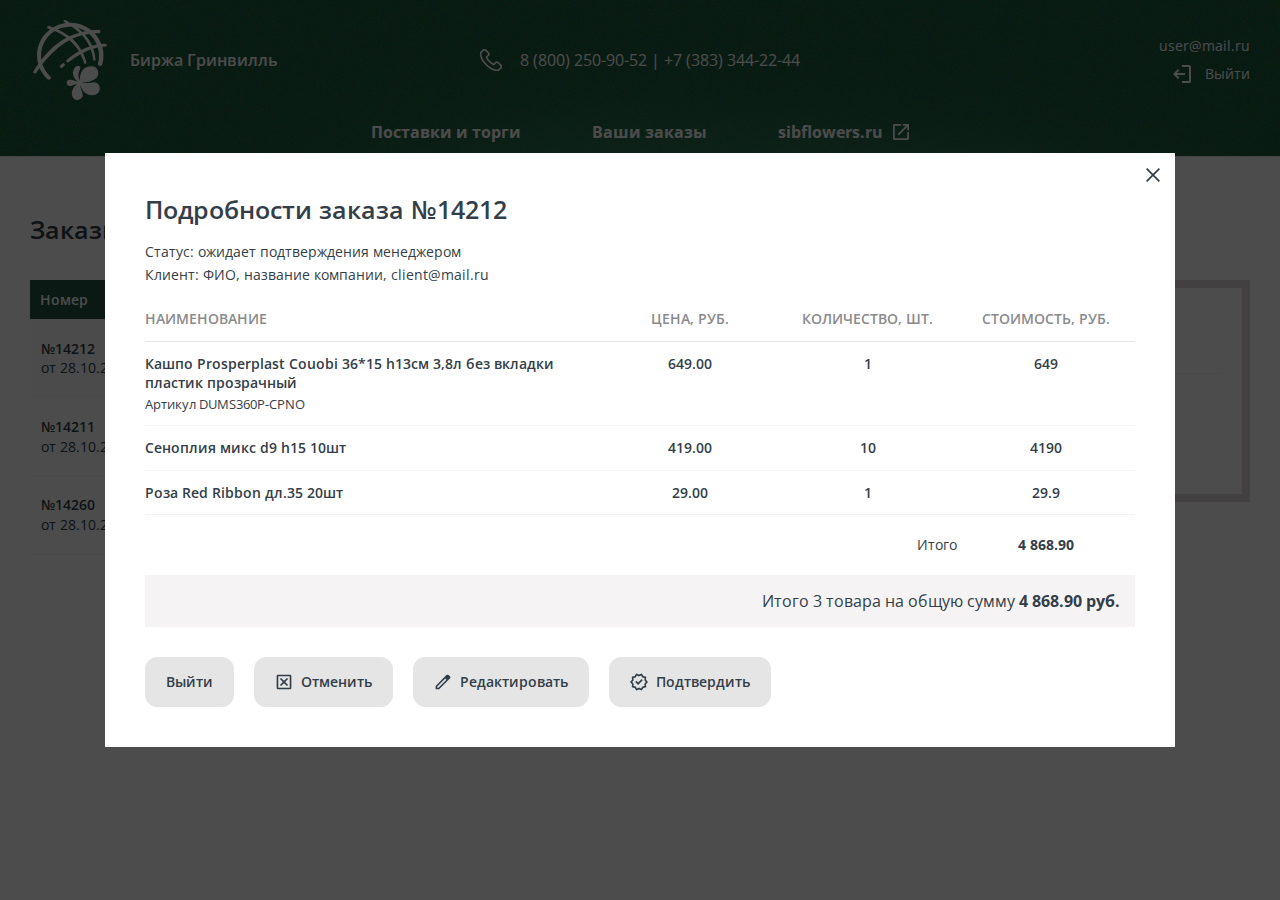
<file: local/templates/main/assets/cabinet-manager-orders_order-details.html>
<!DOCTYPE HTML>
<html lang="ru">
<head>
	<title>Биржа Гринвилль</title>
	<meta http-equiv="Content-Type" content="text/html; charset=UTF-8">
	<meta name="author" content="" >
	<meta name="description" content="" >
	<meta name="keywords" content="" >

	<link rel="shortcut icon"  href="/favicon.ico" type="image/x-icon" />
	
	<meta name="viewport" content="width=device-width, maximum-scale=2">

	<link rel="preconnect" href="https://fonts.googleapis.com">
	<link rel="preconnect" href="https://fonts.gstatic.com" crossorigin>
	<link rel="stylesheet" href="https://fonts.googleapis.com/css?family=Open+Sans:300,300i,400,400i,500,500i,600,600i,700,700i,800,800i&family=Roboto:wght@400;500;700&display=swap">

	<link href="css/normalize.css" rel="stylesheet" type="text/css" media="all">
	<link href="css/effects.css" rel="stylesheet" type="text/css" media="all">
	<link href="css/nouislider.css" rel="stylesheet" type="text/css" media="all">
	<link href="css/common.css" rel="stylesheet" type="text/css" media="all">
	<link href="css/responsive.css" rel="stylesheet" type="text/css" media="all">

</head>

<body>
	<svg style="position: absolute; width: 0; height: 0; " width="0" height="0" version="1.1" xmlns="http://www.w3.org/2000/svg" xmlns:xlink="http://www.w3.org/1999/xlink">
		<defs>
			<symbol id="icon-close" viewBox="0 0 13 13">
				<path d="M 1.1213563,0 0,1.1213563 5.3786437,6.5000001 0,11.878644 1.1213563,13 6.5000001,7.6213565 11.878644,13 13,11.878644 7.6213565,6.5000001 13,1.1213563 11.878644,0 6.5000001,5.3786437 Z" />
			</symbol>
			<symbol id="icon-arrow-1" viewBox="0 0 16 16">
				<path d="M 3.4298665,0.75257668 11.710046,7.9977339 3.4298665,15.242891" />
			</symbol>
			<symbol id="icon-logo" viewBox="0 0 70 76">
			    <path d="m 56.530889,71.423272 c 9.68481,-0.29883 8.17115,-13.645904 0.102655,-12.150751 -3.630168,0.59766 -8.171149,1.095042 -10.188021,0 1.814581,-0.100278 2.823017,-0.199554 4.236035,-0.399109 3.227599,-0.29883 6.960422,-1.592423 9.379863,-3.882785 3.126957,-2.9883 2.421455,-10.259497 -3.73081,-11.056712 -1.91623,-0.199554 -3.933102,0 -5.447769,0.597661 -3.832459,1.395877 -6.556846,5.777046 -6.656482,12.848689 -2.320812,-3.885793 -0.606874,-8.465515 0.200278,-10.259498 1.313382,-2.787743 -0.705503,-3.983064 -2.419441,-3.584958 -1.816594,0.398106 -3.530533,3.186853 -4.034751,4.880557 -0.907794,3.186853 0.60486,6.573259 3.428884,9.361002 0.30394,0.497382 0.505224,0.696936 0.505224,0.696936 -3.228605,-1.095042 -5.347126,-1.991531 -7.363998,-1.692702 -3.934108,0.497382 -3.329248,5.577492 -0.202291,5.876322 1.714945,0.198552 3.833466,-0.995765 7.767574,-2.191085 -5.446762,3.684234 -6.456205,9.661837 -4.337684,13.146516 1.91623,3.087577 5.34612,2.988301 7.868216,0.796212 4.135393,-3.584957 -1.916229,-9.660834 -0.705502,-12.250027 1.812568,5.777047 5.849331,9.462284 11.59802,9.263732 z M 27.278194,41.740824 c -0.806145,0.797214 -0.806145,0.696936 -1.613297,1.49415 -1.311369,1.393872 0.705503,3.287131 2.319806,1.79298 0.907793,-0.796211 0.605867,-0.59766 1.412011,-1.194317 1.714946,-1.694707 -0.100642,-3.687242 -2.11852,-2.092813 z M 6.0879541,45.607565 C 5.0825374,46.968344 4.0771206,48.36723 3.0696911,49.808232 2.1618974,51.900043 -0.36019909,50.505168 0.0433766,49.210572 1.5922619,46.660489 3.1753655,44.231743 4.7947003,41.911297 4.06605,39.288011 3.6745514,36.527342 3.6745514,33.673415 3.6745514,23.508179 8.5919349,14.489127 16.206533,8.7993225 15.726469,8.6248379 15.260495,8.4413281 14.770367,8.273863 12.147628,7.3773728 13.458997,5.2865652 15.476876,5.7839468 16.61514,6.1970943 17.71818,6.6202698 18.795053,7.0544759 22.416163,4.8704093 26.519351,3.3913007 30.910375,2.796649 30.603416,2.6311894 30.313566,2.4607158 30.002581,2.2972619 27.581127,1.1019417 29.19543,-0.5907601 31.112666,0.20545152 32.493479,0.96054894 33.808874,1.726677 35.07596,2.5008273 c 0.05837,0 0.114733,-0.00402 0.172099,-0.00402 7.747445,0 14.834677,2.7526459 20.326728,7.3173252 2.076251,-0.2226184 4.205842,-0.3760446 6.403871,-0.4452368 2.418434,0.099276 2.52109,2.8880213 0.606873,3.1878553 -1.348607,0.01505 -2.662996,0.0722 -3.959269,0.15142 2.662996,2.893037 4.776484,6.286463 6.191515,10.017827 1.266081,-0.123343 2.51002,-0.197549 3.715715,-0.20858 1.815587,0.09928 2.016872,2.091811 0.201284,2.590195 -0.999378,0.06117 -2.017878,0.161448 -3.048456,0.286797 0.733683,2.63532 1.134239,5.411029 1.134239,8.277993 0,2.888022 -0.404582,5.677771 -1.111091,8.366239 -1.110085,2.589192 -4.436313,1.692702 -4.13338,-0.796211 0.705503,-2.389639 1.110085,-4.880557 1.009443,-7.570028 0,-2.634317 -0.386467,-5.175376 -1.08895,-7.58206 -1.429121,0.299832 -2.885415,0.667855 -4.378947,1.12312 1.108072,3.179832 1.808542,6.519108 2.137643,10.0449 0.100642,1.892257 -1.91623,1.892257 -2.219164,0.498386 -0.409614,-3.418496 -1.204688,-6.660502 -2.346978,-9.742061 -2.374153,0.846351 -4.843915,1.91532 -7.402243,3.218941 1.314389,2.722563 2.370127,5.621615 3.194387,8.713203 0.401563,1.892255 -1.515673,2.39064 -2.11852,0.89649 -0.89471,-2.967242 -2.022911,-5.761003 -3.380576,-8.381281 -3.613059,2.005571 -7.414319,4.490473 -11.447057,7.585069 -1.714945,0.696936 -3.127963,-0.89649 -1.413018,-2.192089 3.700618,-3.263064 7.513956,-5.938495 11.331319,-8.099498 -2.41441,-3.967019 -5.415563,-7.494818 -8.98434,-10.586405 -9.463397,4.936712 -17.623476,12.597993 -25.6396363,22.837435 1.5035963,4.628857 4.2169133,8.704177 7.7585163,11.88401 1.210727,1.49415 -1.209721,3.685236 -2.924666,2.489917 C 10.412555,53.38416 7.8200083,49.716974 6.0879541,45.60756 Z M 53.533761,25.209906 c -1.755202,-3.822618 -4.11929,-7.366461 -7.084213,-10.629525 -3.262824,0.839331 -6.358581,1.942396 -9.325517,3.297158 3.579848,3.159777 6.448154,6.68156 8.705561,10.600444 2.587514,-1.319665 5.164963,-2.403676 7.704169,-3.268077 z M 53.225795,13.243668 c -1.362697,0.190529 -2.693188,0.428189 -4.003551,0.697938 2.932717,3.300167 5.176034,6.784846 6.803421,10.489135 1.523724,-0.438216 3.02732,-0.797214 4.505756,-1.081002 -1.624367,-3.909861 -4.142438,-7.360445 -7.305626,-10.106071 z M 42.205462,7.4114675 c 1.617322,1.266518 3.115886,2.5601113 4.482609,3.8817825 0.997365,-0.231643 2.01184,-0.441225 3.040404,-0.631755 C 47.427792,9.2305202 44.89865,8.1244479 42.205462,7.4114675 Z M 23.353143,9.0460077 C 27.4986,11.00545 31.129775,13.167456 34.285918,15.556091 37.3384,14.133138 40.543857,12.948848 43.920407,12.008236 41.886426,10.085896 39.620967,8.273863 37.124031,6.568125 36.437651,6.516982 35.745232,6.483891 35.045768,6.483891 30.862067,6.481891 26.900785,7.4034453 23.353143,9.0460077 Z M 7.5080172,33.673415 c 0,1.395878 0.1127193,2.760669 0.3160168,4.097382 C 14.784457,28.702608 22.509761,21.675088 31.607826,16.877762 28.335944,14.449015 24.649416,12.337149 20.563338,10.536147 12.723302,15.323444 7.5080172,23.884224 7.5080172,33.673415 Z" />
			</symbol>
			<symbol id="icon-phone" viewBox="0 0 18 18">
			    <path d="m 3.6054688,-0.25 c -0.5441223,0 -1.0662116,0.22958015 -1.5039063,0.64648438 L 2.0996094,0.3984375 0.69726562,1.796875 C 0.14964815,2.3418559 -0.167866,3.0210464 -0.23242188,3.7871094 v 0.00195 c -0.0745412,0.9364892 0.099755,1.9223158 0.53515626,3.0898437 0.6659002,1.8004722 1.67245782,3.4725299 3.15429692,5.2460939 1.8040103,2.149222 3.9794244,3.843777 6.4589843,5.041016 l 0.00195,0.002 c 0.9403904,0.442952 2.2163584,0.982748 3.6582034,1.076172 h 0.0039 0.0059 c 0.08295,0.0019 0.167966,0.0059 0.261718,0.0059 0.987662,0 1.820094,-0.355231 2.470703,-1.058594 0.0057,-0.0044 0.02084,-0.0106 0.05273,-0.06641 l -0.02539,0.03516 c 0.20454,-0.246013 0.44526,-0.473819 0.705078,-0.724609 0.177109,-0.170064 0.357873,-0.34785 0.533203,-0.529297 0.435186,-0.452112 0.667169,-0.987134 0.666016,-1.525391 -0.0012,-0.538256 -0.236516,-1.068238 -0.677734,-1.507812 l -2.246094,-2.236328 c -0.41978,-0.436306 -0.946327,-0.681641 -1.498047,-0.681641 -0.552068,0 -1.077211,0.246276 -1.507812,0.675781 v -0.002 l -1.210938,1.207032 c -0.07173,-0.03745 -0.14448,-0.07768 -0.212891,-0.111329 h -0.002 c -0.148264,-0.07463 -0.278104,-0.141739 -0.386718,-0.210937 l -0.002,-0.002 C 9.3103044,10.756786 8.2229049,9.7692892 7.1777344,8.4921875 6.6943415,7.8820056 6.3905687,7.3778749 6.1542969,6.8710937 6.4541453,6.5926053 6.743003,6.3089996 7.015625,6.03125 h 0.00195 V 6.0293 C 7.1270134,5.9159532 7.2428671,5.8020547 7.359375,5.6855469 H 7.357425 C 7.7992227,5.2459277 8.0546875,4.7154774 8.0546875,4.1660156 8.0546875,3.6188112 7.8049426,3.0864012 7.359375,2.6464844 L 7.357425,2.6445344 6.2441437,1.5351593 h -0.00195 C 6.1129833,1.4069383 5.9918335,1.2809771 5.8652344,1.1503906 h -0.00195 v -0.00195 C 5.6174307,0.89661491 5.3586389,0.6355564 5.0996094,0.39648438 4.6747742,-0.01954592 4.153871,-0.25 3.6054688,-0.25 Z m 0,0.5 C 4.0170656,0.25 4.4028359,0.41393731 4.75,0.75390625 l 0.00195,0.001953 0.00391,0.003906 c 0.2489609,0.22943462 0.5037518,0.48605125 0.75,0.73828125 0.1274,0.1314136 0.2519695,0.2588436 0.384765,0.3906254 L 7.0058594,3 v 0.00195 c 0.3711309,0.3656865 0.5488281,0.7661158 0.5488281,1.1640625 0,0.3965373 -0.1806298,0.7996356 -0.5488281,1.1660156 C 6.8903675,5.4475232 6.7727677,5.5629845 6.6582031,5.6816406 6.3400847,6.0057357 6.0146335,6.3340949 5.6699219,6.6445312 L 5.5371094,6.765625 5.609375,6.9296875 c 0.2619399,0.6021486 0.635189,1.1902348 1.1796875,1.8769531 l 0.00195,0.00195 c 1.0724939,1.3104884 2.2012836,2.3399824 3.4472655,3.1269534 0.138962,0.08853 0.284567,0.161315 0.433594,0.236328 h 0.002 c 0.117432,0.05774 0.242413,0.121329 0.361328,0.1875 l 0.164063,0.0918 1.472656,-1.466797 c 0.355398,-0.354494 0.750319,-0.529297 1.15625,-0.529297 0.406279,0 0.796452,0.171651 1.138672,0.527344 v 0.002 l 2.251953,2.244141 c 0.363781,0.362425 0.530403,0.759054 0.53125,1.154297 8.46e-4,0.394695 -0.164618,0.800332 -0.525391,1.175781 -0.168669,0.174553 -0.346593,0.347689 -0.521484,0.515625 -0.258181,0.249209 -0.512728,0.491592 -0.742187,0.767578 v 0.002 l -0.0039,0.0039 -0.002,0.002 -0.002,0.002 C 15.38662,17.464485 14.721403,17.75 13.847656,17.75 c -0.07519,0 -0.153559,-0.0037 -0.240234,-0.0059 C 12.27127,17.65752 11.054468,17.14985 10.130859,16.714803 7.7154396,15.548153 5.5992372,13.900755 3.8398438,11.804688 2.3856858,10.064255 1.4155829,8.4466024 0.77148437,6.7050781 0.35288649,5.5826084 0.19816632,4.675634 0.265625,3.828125 0.321017,3.1708066 0.57921229,2.6191857 1.0507812,2.1503906 L 2.4472656,0.75976562 C 2.8095701,0.41467061 3.199592,0.25 3.6054688,0.25 Z m 0.00195,0.4140625 c -0.3095859,0 -0.6109391,0.14367951 -0.8632813,0.3867187 l -0.00195,0.00195 -1.3945313,1.3886719 C 0.95181291,2.836147 0.73126114,3.3163529 0.68164062,3.8632813 v 0.00195 c -0.0637315,0.796644 0.0912111,1.6612281 0.48437498,2.7089843 0.6329656,1.6998351 1.5907913,3.2857928 3.0019531,4.9765624 1.7180602,2.048301 3.7916828,3.662515 6.1523443,4.800781 l 0.002,0.002 c 0.86706,0.411297 2.035653,0.904853 3.318359,0.986328 0.06448,0.004 0.136521,0.0078 0.210938,0.0078 0.716631,0 1.316148,-0.251803 1.787109,-0.757812 l 0.0039,-0.0059 0.0059,-0.0039 c 0.236457,-0.282224 0.501051,-0.537416 0.763671,-0.791015 0.17691,-0.168869 0.34227,-0.331207 0.503907,-0.501954 0.258039,-0.267073 0.413675,-0.568396 0.416015,-0.884765 0.0023,-0.31637 -0.151509,-0.616925 -0.408203,-0.873047 l -2.25,-2.240234 c -0.172259,-0.182879 -0.458417,-0.408204 -0.845703,-0.408204 -0.31526,0 -0.611813,0.153979 -0.861328,0.402344 l -1.400391,1.396485 c -0.0643,0.06327 -0.189175,0.18164 -0.382812,0.18164 -0.07698,0 -0.155495,-0.01839 -0.25,-0.06641 l -0.0039,-0.002 -0.0039,-0.002 c 0.0046,0.0021 -0.01016,-0.0066 -0.01172,-0.0078 l -0.02149,-0.01172 c -0.130295,-0.08093 -0.267322,-0.151227 -0.410156,-0.222656 l -0.002,-0.002 c -0.163694,-0.08384 -0.327336,-0.160983 -0.470703,-0.253906 v -0.002 h -0.002 C 8.7296712,11.482736 7.5676625,10.432713 6.4589844,9.0703125 5.8450521,8.2998667 5.4592553,7.6670715 5.1816406,7.0019531 l -0.00195,-0.00586 -0.00195,-0.00781 C 5.1454852,6.8919636 5.126175,6.8025219 5.1367187,6.7167969 5.1472625,6.6310719 5.1798709,6.5404371 5.3027344,6.4179687 l 0.00586,-0.00781 h 0.00195 c 0.0042,-0.0037 0.00753,-0.00802 0.011719,-0.011719 0.3633775,-0.3209971 0.6900598,-0.6538919 1.0332031,-1 C 6.4729926,5.2809137 6.5881613,5.1628092 6.703125,5.0488281 h 0.00195 c 0.2615302,-0.2604029 0.4257813,-0.5574202 0.4257813,-0.875 0,-0.3182066 -0.1642511,-0.614597 -0.4257813,-0.875 L 5.5878906,2.1875 C 5.4548706,2.0514959 5.3252811,1.92294 5.2011719,1.7949219 l -0.00195,-0.00195 C 4.9459512,1.5367099 4.7087333,1.2917261 4.4511719,1.0546875 l 0.00781,0.00977 C 4.2114615,0.81228193 3.9150242,0.6640625 3.6074219,0.6640625 Z m 0,0.5 c 0.1503972,0 0.317617,0.068172 0.4960937,0.25 l 0.00391,0.00391 0.00391,0.00586 c 0.2444381,0.224961 0.47769,0.4629626 0.7324219,0.7207032 0.1286459,0.1326471 0.2590345,0.2619475 0.3886719,0.3945312 l 0.00195,0.00195 1.1171875,1.1113282 c 0.2024693,0.2015966 0.2792969,0.3756914 0.2792969,0.5214843 0,0.1444198 -0.076828,0.3179347 -0.2792969,0.5195313 C 6.2325264,4.811378 6.1164291,4.9304459 6.0019531,5.0449219 v 0.00195 C 5.6534203,5.3984124 5.3316735,5.725901 4.9804687,6.0351562 l -0.00586,0.00391 -0.00586,0.00586 c 8.225e-4,-8.225e-4 -0.01057,0.010569 -0.017578,0.017578 -7.401e-4,7.377e-4 -0.00122,0.00121 -0.00195,0.00195 C 4.7625303,6.251426 4.664487,6.4622415 4.640625,6.65625 c -0.023768,0.1932476 0.020077,0.3590024 0.0625,0.4863281 3.353e-4,0.00101 -3.352e-4,0.00291 0,0.00391 0.00626,0.018857 0.014399,0.03911 0.013672,0.037109 l 0.00195,0.00586 0.00195,0.00391 c 0.2980778,0.7141447 0.7147284,1.3950115 1.3496094,2.1914062 v 0.00195 c 1.1373196,1.3975967 2.3420658,2.4864537 3.6699219,3.3261727 0.1791165,0.115811 0.3588887,0.201923 0.5136717,0.28125 h 0.002 c 0.148808,0.0744 0.281619,0.143764 0.390625,0.21289 l 0.0098,0.0059 0.01172,0.0059 c -0.0053,-0.0027 0.01182,0.0078 0.03906,0.02148 5.91e-4,3.01e-4 0.0014,-2.99e-4 0.002,0 0.152967,0.07741 0.314213,0.121094 0.47461,0.121094 0.405555,0 0.668433,-0.261244 0.734375,-0.326172 h 0.002 l 1.400391,-1.396484 c 0.184484,-0.183634 0.357073,-0.257813 0.507812,-0.257813 0.180713,0 0.360729,0.124832 0.480469,0.251954 l 0.0039,0.002 2.259766,2.248047 c 0.192305,0.191877 0.260925,0.358744 0.259765,0.515625 -0.0012,0.15688 -0.07643,0.335089 -0.27539,0.541015 l -0.002,0.002 c -0.153773,0.162533 -0.313878,0.319853 -0.488281,0.486328 l -0.002,0.002 c -0.258246,0.249374 -0.534105,0.513303 -0.791015,0.818359 -0.389039,0.41799 -0.814509,0.599609 -1.421875,0.599609 -0.05358,0 -0.116173,-0.0038 -0.179688,-0.0078 -1.173291,-0.07452 -2.285827,-0.536752 -3.134766,-0.939453 v 0.002 C 8.2401953,14.794815 6.2264893,13.225643 4.5527344,11.230469 3.1683466,9.5717781 2.2458034,8.0399876 1.6347656,6.3984375 1.2579303,5.3941958 1.1234191,4.6096045 1.1796875,3.90625 1.2203526,3.4621006 1.3794794,3.1157182 1.7011719,2.7949219 l 1.390625,-1.3847657 0.00195,-0.00195 C 3.2745594,1.2349728 3.453712,1.1640625 3.6074219,1.1640625 Z M 3.648,11.965 c 1.782,2.123 3.928,3.794 6.376,4.976 0.932,0.439 2.179,0.963 3.568,1.053 0.087,0.002 0.169,0.006 0.255,0.006 0.932,0 1.682,-0.32 2.291,-0.98 0.004,-0.004 0.012,-0.012 0.016,-0.019 0.217,-0.261 0.464,-0.496 0.723,-0.746 0.176,-0.169 0.355,-0.344 0.527,-0.522 0.797,-0.828 0.797,-1.88 -0.008,-2.682 l -2.25,-2.241 c -0.381,-0.396 -0.838,-0.605 -1.317,-0.605 -0.479,0 -0.94,0.21 -1.333,0.602 l -1.34,1.334 C 11.032,12.072 10.905,12.007 10.785,11.948 10.636,11.873 10.497,11.803 10.373,11.724 9.152,10.953 8.044,9.945 6.985,8.651 6.449,7.975 6.089,7.407 5.838,6.83 6.19,6.513 6.519,6.181 6.838,5.856 6.95,5.74 7.066,5.625 7.182,5.509 7.587,5.106 7.804,4.639 7.804,4.166 7.804,3.693 7.591,3.226 7.182,2.823 L 6.067,1.712 C 5.936,1.582 5.812,1.455 5.685,1.324 5.438,1.071 5.18,0.81 4.925,0.575 4.539,0.197 4.086,0 3.606,0 3.131,0 2.674,0.197 2.274,0.578 l -1.4,1.395 C 0.364,2.48 0.076,3.096 0.016,3.808 -0.055,4.7 0.11,5.647 0.537,6.792 1.192,8.563 2.18,10.208 3.648,11.965 Z M 0.93,3.886 C 0.975,3.39 1.166,2.976 1.525,2.618 L 2.918,1.231 C 3.135,1.022 3.375,0.914 3.607,0.914 3.836,0.914 4.068,1.022 4.281,1.239 4.532,1.47 4.768,1.712 5.022,1.969 5.149,2.1 5.28,2.23 5.412,2.365 L 6.528,3.476 C 6.76,3.707 6.88,3.942 6.88,4.174 6.88,4.405 6.76,4.64 6.528,4.871 6.411,4.987 6.295,5.106 6.179,5.222 5.831,5.573 5.505,5.905 5.145,6.222 5.138,6.229 5.134,6.232 5.127,6.24 4.816,6.55 4.865,6.844 4.94,7.068 c 0.003,0.011 0.007,0.019 0.011,0.03 0.288,0.69 0.689,1.346 1.314,2.13 1.123,1.38 2.306,2.45 3.609,3.274 0.162,0.105 0.334,0.187 0.494,0.269 0.15,0.075 0.289,0.146 0.412,0.224 0.016,0.008 0.026,0.016 0.041,0.023 0.124,0.063 0.244,0.093 0.363,0.093 0.3,0 0.494,-0.19 0.559,-0.254 l 1.4,-1.396 c 0.217,-0.216 0.452,-0.331 0.685,-0.331 0.284,0 0.517,0.176 0.663,0.331 l 2.257,2.245 c 0.449,0.448 0.446,0.934 -0.011,1.407 -0.158,0.167 -0.322,0.328 -0.498,0.496 -0.262,0.253 -0.535,0.514 -0.783,0.81 -0.43,0.462 -0.943,0.679 -1.605,0.679 -0.064,0 -0.131,-0.004 -0.195,-0.008 C 12.428,17.012 11.287,16.534 10.429,16.127 8.1,15.004 6.056,13.413 4.36,11.391 2.962,9.716 2.023,8.157 1.401,6.486 1.016,5.46 0.87,4.636 0.93,3.886 Z" />
			</symbol>
			<symbol id="icon-login" viewBox="0 0 18 18">
			    <path d="M 9 0 L 9 2 L 16 2 L 16 16 L 9 16 L 9 18 L 16 18 C 16.549999 18 17.02041 17.803809 17.412109 17.412109 C 17.803809 17.02041 18 16.549999 18 16 L 18 2 C 18 1.4500005 17.803809 0.97955723 17.412109 0.58789062 C 17.02041 0.19622402 16.549999 0 16 0 L 9 0 z M 7 4 L 5.625 5.4492188 L 8.1757812 8 L 0 8 L 0 10 L 8.1757812 10 L 5.625 12.550781 L 7 14 L 12 9 L 7 4 z " />
			</symbol>
			<symbol id="icon-logout" viewBox="0 0 18 18">
			    <path d="M 9 0 L 9 2 L 16 2 L 16 16 L 9 16 L 9 18 L 16 18 C 16.549998 18 17.020411 17.803809 17.412109 17.412109 C 17.803809 17.020411 18 16.549998 18 16 L 18 2 C 18 1.450001 17.803809 0.97955684 17.412109 0.58789062 C 17.020411 0.19622442 16.549998 0 16 0 L 9 0 z M 5 4 L 0 9 L 5 14 L 6.375 12.550781 L 3.8242188 10 L 12 10 L 12 8 L 3.8242188 8 L 6.375 5.4492188 L 5 4 z " />
			</symbol>
			<symbol id="icon-link-outer" viewBox="0 0 18 18">
			    <path d="M2 18C1.45 18 0.979167 17.8042 0.5875 17.4125C0.195833 17.0208 0 16.55 0 16V2C0 1.45 0.195833 0.979167 0.5875 0.5875C0.979167 0.195833 1.45 0 2 0H9V2H2V16H16V9H18V16C18 16.55 17.8042 17.0208 17.4125 17.4125C17.0208 17.8042 16.55 18 16 18H2ZM6.7 12.7L5.3 11.3L14.6 2H11V0H18V7H16V3.4L6.7 12.7Z" />
			</symbol>
			<symbol id="icon-box" viewBox="0 0 18 18">
			    <path d="m 9,0.09570306 c -0.2858994,0 -0.5560242,0.07193016 -0.8085938,0.21679688 L 1.8085937,3.9921874 C 1.5560442,4.1370572 1.3577935,4.3333017 1.2148437,4.5820311 1.0718939,4.8307507 1,5.1008955 1,5.3906249 v 7.2187501 c 0,0.2898 0.071894,0.559894 0.2148437,0.808594 0.1429498,0.2487 0.3412005,0.444945 0.59375,0.589843 l 6.3828125,3.677735 c 0.2525696,0.1449 0.5226944,0.21875 0.8085938,0.21875 0.2858994,0 0.5560242,-0.07385 0.8085938,-0.21875 l 6.3828122,-3.677735 c 0.2526,-0.144898 0.45075,-0.341143 0.59375,-0.589843 C 16.928056,13.169269 17,12.899175 17,12.609375 V 5.3906249 C 17,5.1008955 16.92806,4.8307507 16.785156,4.5820311 16.642156,4.3333017 16.444006,4.1370572 16.191406,3.9921874 L 9.8085938,0.31249994 C 9.5560242,0.16763322 9.2858994,0.09570306 9,0.09570306 Z M 9,1.0761718 c 0.1025698,0 0.206024,0.033556 0.3085938,0.097656 l 6.1171872,3.5390625 -2.714843,1.5625 -6.4101568,-3.7265625 2.390625,-1.375 C 8.793976,1.1097282 8.8974302,1.0761718 9,1.0761718 Z M 5.2753906,3.1464843 11.699219,6.8593749 9,8.4277343 2.5742188,4.7128905 Z M 2,5.5234374 8.5,9.2871093 V 16.712891 L 2.3085938,13.123047 C 2.206024,13.058947 2.1274617,12.982278 2.0761719,12.892578 2.0248919,12.802878 2,12.706116 2,12.603516 Z m 14,0 v 7.0800786 c 0,0.1026 -0.02487,0.199362 -0.07617,0.289062 -0.0513,0.0897 -0.129822,0.166369 -0.232422,0.230469 L 9.5,16.712891 V 9.2871093 Z" />
			</symbol>
			<symbol id="icon-info" viewBox="0 0 20 20">
			    <path d="M 10 0 C 8.6166714 -7.4014794e-17 7.3162782 0.2621099 6.0996094 0.78710938 C 4.8829406 1.3121089 3.8257804 2.0257821 2.9257812 2.9257812 C 2.0257822 3.8257803 1.3121088 4.8829406 0.78710938 6.0996094 C 0.2621099 7.3162782 0 8.6166714 0 10 C -7.4014794e-17 11.383299 0.2621099 12.683692 0.78710938 13.900391 C 1.3121089 15.117089 2.0257821 16.17422 2.9257812 17.074219 C 3.8257803 17.974218 4.8829406 18.687891 6.0996094 19.212891 C 7.3162782 19.73789 8.6166714 20 10 20 C 11.383299 20 12.683692 19.73789 13.900391 19.212891 C 15.117089 18.687891 16.17422 17.974218 17.074219 17.074219 C 17.974218 16.17422 18.687891 15.117089 19.212891 13.900391 C 19.73789 12.683692 20 11.383299 20 10 C 20 8.6166714 19.73789 7.3162782 19.212891 6.0996094 C 18.687891 4.8829406 17.974218 3.8257804 17.074219 2.9257812 C 16.17422 2.0257822 15.117089 1.3121088 13.900391 0.78710938 C 12.683692 0.2621099 11.383299 0 10 0 z M 10 2 C 12.233298 2 14.125783 2.7742203 15.675781 4.3242188 C 17.22578 5.8742172 18 7.7666722 18 10 C 18 12.233298 17.22578 14.125783 15.675781 15.675781 C 14.125783 17.22578 12.233298 18 10 18 C 7.7666722 18 5.8742172 17.22578 4.3242188 15.675781 C 2.7742203 14.125783 2 12.233298 2 10 C 2 7.7666722 2.7742203 5.8742172 4.3242188 4.3242188 C 5.8742172 2.7742203 7.7666722 2 10 2 z M 10 5 C 9.7166703 5 9.4787792 5.0954396 9.2871094 5.2871094 C 9.0954396 5.4787792 9 5.7166703 9 6 C 9 6.2833297 9.0954396 6.5212208 9.2871094 6.7128906 C 9.4787792 6.9045604 9.7166703 7 10 7 C 10.2833 7 10.521191 6.9045604 10.712891 6.7128906 C 10.90459 6.5212208 11 6.2833297 11 6 C 11 5.7166703 10.90459 5.4787792 10.712891 5.2871094 C 10.521191 5.0954396 10.2833 5 10 5 z M 9 9 L 9 15 L 11 15 L 11 9 L 9 9 z " />
			</symbol>
			<symbol id="icon-filter" viewBox="0 0 24 24">
			    <path d="M 19.2,0 C 17.645573,0 16.307425,1.0075354 15.808594,2.4 H 2.4 A 1.2,1.2 0 0 0 1.2,3.6 1.2,1.2 0 0 0 2.4,4.8 H 15.808594 C 16.307425,6.1924646 17.645573,7.2 19.2,7.2 21.174007,7.2 22.8,5.5740077 22.8,3.6 22.8,1.6259923 21.174007,0 19.2,0 Z m 0,2.4 c 0.676954,0 1.2,0.5230462 1.2,1.2 0,0.6769538 -0.523046,1.2 -1.2,1.2 C 18.523046,4.8 18,4.2769538 18,3.6 18,2.9230462 18.523046,2.4 19.2,2.4 Z m -7.2,6 c -1.554427,0 -2.892575,1.007535 -3.391406,2.4 H 2.4 A 1.2,1.2 0 0 0 1.2,12 1.2,1.2 0 0 0 2.4,13.2 h 6.208594 c 0.498831,1.392464 1.836979,2.4 3.391406,2.4 1.554427,0 2.892575,-1.007536 3.391406,-2.4 H 21.6 A 1.2,1.2 0 0 0 22.8,12 1.2,1.2 0 0 0 21.6,10.8 H 15.391406 C 14.892575,9.407535 13.554427,8.4 12,8.4 Z m 0,2.4 c 0.676954,0 1.2,0.523046 1.2,1.2 0,0.676954 -0.523046,1.2 -1.2,1.2 -0.676954,0 -1.2,-0.523046 -1.2,-1.2 0,-0.676954 0.523046,-1.2 1.2,-1.2 z m -7.2,6 c -1.9740077,0 -3.6,1.625993 -3.6,3.6 0,1.974007 1.6259923,3.6 3.6,3.6 1.5544278,0 2.892575,-1.007536 3.3914063,-2.4 H 21.6 a 1.2,1.2 0 0 0 1.2,-1.2 1.2,1.2 0 0 0 -1.2,-1.2 H 8.1914063 C 7.692575,17.807536 6.3544278,16.8 4.8,16.8 Z m 0,2.4 c 0.6769538,0 1.2,0.523046 1.2,1.2 0,0.676954 -0.5230462,1.2 -1.2,1.2 -0.6769538,0 -1.2,-0.523046 -1.2,-1.2 0,-0.676954 0.5230462,-1.2 1.2,-1.2 z" />
			</symbol>
			<symbol id="icon-email" viewBox="0 0 44 44">
				<path d="M 6,6 C 2.6933005,6 0,8.6933005 0,12 v 20 c 0,3.306699 2.6933005,6 6,6 h 32 c 3.306699,0 6,-2.693301 6,-6 V 12 C 44,8.6933005 41.306699,6 38,6 Z m 0,2 h 32 c 0.752107,0 1.448308,0.2055596 2.044922,0.5566406 L 25.751953,23.027344 c -1.9488,1.973154 -5.097224,1.993993 -7.070312,0.04492 L 3.9746094,8.5449219 C 4.5668816,8.2009955 5.2561754,8 6,8 Z M 2.5566406,9.9550781 16.105469,23.339844 2.6464844,34.193359 C 2.2389251,33.56573 2,32.815198 2,32 V 12 C 2,11.247893 2.2055596,10.551692 2.5566406,9.9550781 Z M 41.455078,9.9746094 C 41.799004,10.566882 42,11.256175 42,12 v 20 c 0,0.815198 -0.238925,1.56573 -0.646484,2.193359 L 28.095703,23.501953 Z M 17.552734,24.742188 c 2.580834,2.292177 6.465601,2.347725 9.101563,0.167968 L 39.851562,35.552734 C 39.299702,35.836926 38.671613,36 38,36 H 6 C 5.3283869,36 4.7002975,35.836926 4.1484375,35.552734 Z" />
			</symbol>
			<symbol id="icon-moderation" viewBox="0 0 22 22">
				<path d="M7.6 21.5L5.7 18.3L2.1 17.5L2.45 13.8L0 11L2.45 8.2L2.1 4.5L5.7 3.7L7.6 0.5L11 1.95L14.4 0.5L16.3 3.7L19.9 4.5L19.55 8.2L22 11L19.55 13.8L19.9 17.5L16.3 18.3L14.4 21.5L11 20.05L7.6 21.5ZM8.45 18.95L11 17.85L13.6 18.95L15 16.55L17.75 15.9L17.5 13.1L19.35 11L17.5 8.85L17.75 6.05L15 5.45L13.55 3.05L11 4.15L8.4 3.05L7 5.45L4.25 6.05L4.5 8.85L2.65 11L4.5 13.1L4.25 15.95L7 16.55L8.45 18.95ZM11 16C11.2833 16 11.5208 15.9042 11.7125 15.7125C11.9042 15.5208 12 15.2833 12 15C12 14.7167 11.9042 14.4792 11.7125 14.2875C11.5208 14.0958 11.2833 14 11 14C10.7167 14 10.4792 14.0958 10.2875 14.2875C10.0958 14.4792 10 14.7167 10 15C10 15.2833 10.0958 15.5208 10.2875 15.7125C10.4792 15.9042 10.7167 16 11 16ZM10 12H12V6H10V12Z" />
			</symbol>
			<symbol id="icon-confirmation" viewBox="0 0 22 22">
				<path d="M7.6 21.5L5.7 18.3L2.1 17.5L2.45 13.8L0 11L2.45 8.2L2.1 4.5L5.7 3.7L7.6 0.5L11 1.95L14.4 0.5L16.3 3.7L19.9 4.5L19.55 8.2L22 11L19.55 13.8L19.9 17.5L16.3 18.3L14.4 21.5L11 20.05L7.6 21.5ZM8.45 18.95L11 17.85L13.6 18.95L15 16.55L17.75 15.9L17.5 13.1L19.35 11L17.5 8.85L17.75 6.05L15 5.45L13.55 3.05L11 4.15L8.4 3.05L7 5.45L4.25 6.05L4.5 8.85L2.65 11L4.5 13.1L4.25 15.95L7 16.55L8.45 18.95ZM9.95 14.55L15.6 8.9L14.2 7.45L9.95 11.7L7.8 9.6L6.4 11L9.95 14.55Z" />
			</symbol>
			<symbol id="icon-cancellation" viewBox="0 0 22 22">
				<path d="M 7.4,16 11,12.4 14.6,16 16,14.6 12.4,11 16,7.4 14.6,6 11,9.6 7.4,6 6,7.4 9.6,11 6,14.6 Z M 4,20 C 3.45,20 2.979167,19.8042 2.5875,19.4125 2.195833,19.0208 2,18.55 2,18 V 4 C 2,3.45 2.195833,2.979167 2.5875,2.5875 2.979167,2.195833 3.45,2 4,2 h 14 c 0.55,0 1.0208,0.195833 1.4125,0.5875 C 19.8042,2.979167 20,3.45 20,4 v 14 c 0,0.55 -0.1958,1.0208 -0.5875,1.4125 C 19.0208,19.8042 18.55,20 18,20 Z M 4,18 H 18 V 4 H 4 Z" />
			</symbol>
			<symbol id="icon-edit" viewBox="0 0 22 22">
				<path d="M 4,18 H 5.425 L 15.2,8.225 13.775,6.8 4,16.575 Z M 2,20 V 15.75 L 15.2,2.575 C 15.4,2.391667 15.6208,2.25 15.8625,2.15 16.1042,2.05 16.3583,2 16.625,2 16.8917,2 17.15,2.05 17.4,2.15 17.65,2.25 17.8667,2.4 18.05,2.6 L 19.425,4 c 0.2,0.18333 0.3458,0.4 0.4375,0.65 C 19.9542,4.9 20,5.15 20,5.4 20,5.66667 19.9542,5.92083 19.8625,6.1625 19.7708,6.40417 19.625,6.625 19.425,6.825 L 6.25,20 Z M 14.475,7.525 13.775,6.8 15.2,8.225 Z" />
			</symbol>
	
			<symbol id="icon-social-telegram" viewBox="0 0 24 24">
			    <path d="M 21.786808,5.2482784 18.816085,19.258056 c -0.224103,0.988767 -0.808565,1.234843 -1.639147,0.769041 l -4.526357,-3.335459 -2.184086,2.100572 c -0.241699,0.241699 -0.443829,0.443873 -0.909631,0.443873 l 0.325169,-4.609852 8.389141,-7.5805486 c 0.364737,-0.325212 -0.07909,-0.50537 -0.566911,-0.180159 L 7.333193,13.395782 2.86836,11.998333 C 1.897145,11.695094 1.879593,11.027117 3.070491,10.561316 L 20.534318,3.8333044 c 0.808565,-0.303239 1.516109,0.180158 1.252438,1.415 z" />
			</symbol>
			<symbol id="icon-social-youtube" viewBox="0 0 24 24">
			    <path d="M 23.498493,6.2028664 C 24,8.0866744 24,12.017037 24,12.017037 c 0,0 0,3.930394 -0.501507,5.814215 -0.276031,1.039278 -1.089274,1.823726 -2.121859,2.101473 C 19.504972,20.437493 12,20.437493 12,20.437493 c 0,0 -7.504963,0 -9.376634,-0.504768 C 1.590781,19.654978 0.77754,18.87053 0.501507,17.831252 0,15.947444 0,12.017037 0,12.017037 c 0,0 0,-3.9303496 0.501507,-5.8141706 0.27603,-1.039322 1.089274,-1.857802 2.121859,-2.135592 C 4.495028,3.5625064 12,3.5625064 12,3.5625064 c 0,0 7.505007,0 9.376634,0.504768 1.032585,0.277747 1.845826,1.09627 2.121859,2.135592 z M 9.545449,15.58552 15.818144,12.017116 9.545449,8.4485414 v 7.1369656 z" />
			</symbol>
			<symbol id="icon-social-vk" viewBox="0 0 24 24">
			    <path d="m 23.296629,5.9223854 c -0.325212,1.507313 -3.484847,5.9545756 -3.489268,5.9589706 -0.272426,0.439452 -0.382289,0.659178 0,1.151374 0.149431,0.210928 3.476093,3.366185 3.968288,4.899891 0.215306,0.729472 -0.158229,1.09863 -0.8965,1.09863 h -2.58839 c -0.984347,0 -1.274411,-0.786637 -3.03222,-2.544445 -1.538082,-1.480919 -2.19726,-1.674295 -2.579548,-1.674295 -0.826206,0 -0.676774,0.276846 -0.676774,3.212377 0,0.637205 -0.202131,1.006363 -1.850076,1.006363 -2.742199,0 -5.756823,-1.665541 -7.896955,-4.737294 C 1.042765,9.7939674 0.163861,6.3882134 0.163861,5.7026684 c 0,-0.386709 0.149431,-0.733893 0.887701,-0.733893 h 2.588391 c 0.663555,0 0.914052,0.290021 1.168925,1.006362 1.265614,3.691398 3.401377,6.9169316 4.280281,6.9169316 0.329589,0 0.478977,-0.153808 0.478977,-0.988767 V 8.0888674 c -0.09664,-1.757809 -1.028292,-1.902819 -1.028292,-2.52685 0,-0.285644 0.246076,-0.59326 0.659178,-0.59326 h 4.06931 c 0.544938,0 0.729517,0.294441 0.729517,0.953619 v 5.1284066 c 0,0.549315 0.250453,0.742647 0.413059,0.742647 0.329589,0 0.606435,-0.193332 1.208493,-0.79539 1.863294,-2.0830206 3.181651,-5.2953976 3.181651,-5.2953976 0.162606,-0.386709 0.465801,-0.733894 1.12498,-0.733894 h 2.58839 c 0.782216,0 0.944822,0.404305 0.782216,0.95362 z" />
			</symbol>
			<symbol id="icon-social-ok" viewBox="0 0 24 24">
			    <path d="m 17.056174,15.424227 c -1.204072,0.764664 -2.860816,1.067859 -3.955069,1.182143 l 0.918472,0.905254 3.353012,3.353011 c 1.226088,1.256859 -0.769042,3.221175 -2.008305,2.008305 -0.839337,-0.852555 -2.069803,-2.083021 -3.353012,-3.366186 l -3.35301,3.361809 C 7.418998,24.077056 5.423912,22.095101 6.663131,20.860258 7.515686,20.007703 8.732977,18.777237 10.016186,17.507247 L 10.92144,16.601949 C 9.840405,16.487709 8.157268,16.202065 6.940021,15.41985 5.507381,14.497 4.878974,13.956439 5.432666,12.827082 5.757877,12.185455 6.649956,11.644938 7.8321,12.576585 c 0,0 1.595203,1.269991 4.170375,1.269991 2.575215,0 4.170418,-1.269991 4.170418,-1.269991 1.182144,-0.92727 2.069802,-0.391129 2.399391,0.250497 0.544938,1.129357 -0.08347,1.669918 -1.51611,2.597145 z M 6.298377,6.4462204 c 0,-3.15088 2.561997,-5.69969402 5.699694,-5.69969402 3.137698,0 5.699695,2.54882302 5.699695,5.69969402 0,3.137661 -2.561997,5.6864656 -5.699695,5.6864656 -3.137697,0 -5.699694,-2.5488216 -5.699694,-5.6864656 z m 2.900384,0 c 0,1.542459 1.25686,2.799318 2.799319,2.799318 1.542459,0 2.799319,-1.256859 2.799319,-2.799318 0,-1.555678 -1.25686,-2.812493 -2.799319,-2.812493 -1.542459,0 -2.799319,1.256815 -2.799319,2.812493 z" />
			</symbol>
			<symbol id="icon-social-dzen" viewBox="0 0 24 24">
			    <path d="M 14.470373,9.741385 C 16.130559,11.400723 18.609826,11.714974 23,11.774266 22.881417,5.9441342 18.237978,1.2371694 12.435798,1.0101643 c 0.05252,4.5155353 0.350673,7.0464714 2.034575,8.7312207 z m -4.728141,0 C 11.427828,8.0557887 11.724291,5.5223116 11.777654,1 5.8746776,1.1177376 1.1185847,5.8729834 1,11.77596 5.5231586,11.72344 8.0557887,11.426134 9.741385,9.740538 Z m 4.728141,4.72814 c -1.657645,1.658492 -1.972741,4.136066 -2.03288,8.519462 5.731028,-0.226157 10.326183,-4.821313 10.552343,-10.551494 -4.383398,0.05929 -6.860971,0.374388 -8.519463,2.03288 z m -4.728141,0 C 8.0566357,12.785623 5.5265468,12.487468 1.0110114,12.434952 1.2380164,18.23713 5.9449815,22.881417 11.774266,23 11.71497,18.608978 11.401571,16.129711 9.741385,14.470373 Z" />
			</symbol>
	
		</defs>
	</svg>

	<div class="page">
		<header class="header">
			<div class="cnt header__cnt">
				<div class="header__grid header__grid_1">
					<div class="header__grid-item header__grid-item_1">
						<a href="#" class="logo-main">
							<svg class="icon logo-main__canvas"><use xlink:href="#icon-logo"></use></svg>
							<div class="logo-main__text">
								Биржа Гринвилль
							</div>
						</a>
					</div>
					<div class="header__grid-item header__grid-item_2">
						<div class="contacts-header js-contacts-header">
							<svg class="icon contacts-header__icon"><use xlink:href="#icon-phone"></use></svg>
							<div class="contacts-header__value">
								<a href="tel:88002509052" class="contacts-header__value-item">
									8 (800) 250-90-52
								</a>
								<span class="contacts-header__value-separator">
									|
								</span>
								<a href="tel:+73833442244" class="contacts-header__value-item">
									+7 (383) 344-22-44
								</a>
							</div>
						</div>
					</div>
					<div class="header__grid-item header__grid-item_3">
						<div class="user-header">
							<div class="user-header__login">
								<a href="#" class="user-header__login-link">
									user@mail.ru
								</a>
							</div>
							<a href="#" class="user-header__link user-header__link_logout">
								<span class="user-header__link-icon">
									<svg class="icon contacts-header__icon-canvas"><use xlink:href="#icon-logout"></use></svg>
								</span>
								<span class="user-header__link-text">
									Выйти
								</span>
							</a>
						</div>
					</div>
				</div>
				<nav class="menu-main js-menu-main">
					<button type="button" class="menu-main__button-toggle">
						<span class="menu-main__button-toggle-icon"></span>
					</button>
					<div class="menu-main__inner">
						<div class="menu-main__data">
							<div class="menu-main__list">
								<div class="menu-main__item active">
									<a href="#" class="menu-main__link">
										<span class="menu-main__link-text">
											Поставки и торги
										</span>
									</a>
								</div>
								<div class="menu-main__item">
									<a href="#" class="menu-main__link">
										<span class="menu-main__link-text">
											Ваши заказы
										</span>
									</a>
								</div>
								<div class="menu-main__item">
									<a href="https://sibflowers.ru/" class="menu-main__link" target="_blank">
										<span class="menu-main__link-text">
											sibflowers.ru
										</span>
										<span class="menu-main__link-icon">
											<svg class="icon menu-main__link-icon-canvas"><use xlink:href="#icon-link-outer"></use></svg>
										</span>
									</a>
								</div>
							</div>
						</div>
					</div>
				</nav>
			</div>
		</header>

		<main class="content">
			<div class="cabinet">
				<div class="cnt cabinet__cnt">
					<div class="cabinet__grid cabinet__grid_1">
						<div class="cabinet__grid-item cabinet__grid-item_0">
							<div class="headline cabinet__head">
								<h1 class="title headline__title cabinet__title">
									Заказы на Бирже Гринвилль
								</h1>
							</div>
						</div>
						<div class="cabinet__grid-item cabinet__grid-item_1">
							<div class="orders cabinet__orders js-orders">
								<div class="orders__table">
									<div class="orders__table-head">
										<div class="orders__table-cell orders__table-cell_1-1">
											Номер
										</div>
										<div class="orders__table-cell orders__table-cell_1-5">
											Клиент
										</div>
										<div class="orders__table-cell orders__table-cell_1-2">
											Состав заказа
										</div>
										<div class="orders__table-cell orders__table-cell_1-3">
											Сумма, руб.
										</div>
										<div class="orders__table-cell orders__table-cell_1-4">
											Поставка
										</div>
									</div>
									<div class="order-mini orders__table-item">
										<div class="order-mini__cell order-mini__cell_1-1">
											<div class="order-mini__cell-inner">
												<div class="order-mini__number">
													№14212
												</div>
												<div class="order-mini__date-order">
													от 28.10.2023
												</div>
											</div>
										</div>
										<div class="order-mini__cell order-mini__cell_1-5">
											<div class="order-mini__cell-inner">
												<div class="order-mini__client">
													<div class="order-mini__client-caption">
														ФИО
													</div>
													<div class="order-mini__client-value">
														client@mail.ru
													</div>
												</div>
											</div>
										</div>
										<div class="order-mini__cell order-mini__cell_1-2">
											<div class="order-mini__cell-inner">
												<div class="order-mini__title">
													<div class="order-mini__title-text">
														Кашпо Prosperplast Coubi 36*15 h13см 3,8л без вкладки пластик прозрачный
													</div>
													<div class="order-mini__title-more">
														и еще
														<span class="order-mini__title-more-value">
															2 товара
														</span>
													</div>
												</div>
											</div>
										</div>
										<div class="order-mini__cell order-mini__cell_1-3">
											<div class="order-mini__cell-inner">
												<div class="order-mini__price">
													4 868.90
													<span class="order-mini__price-currency">
														руб.
													</span>
												</div>
											</div>
										</div>
										<div class="order-mini__cell order-mini__cell_1-4 order-mini__cell_date">
											<div class="order-mini__cell-inner">
												<div class="order-mini__date-supply">
													с 31.12
												</div>
												<div class="order-mini__status">
													<svg class="icon-svg order-mini__status-icon"><use xlink:href="#icon-moderation"></use></svg>
												</div>
											</div>
										</div>

										<!-- Попап с деталями заказа -->
										<div class="popup order-popup order-mini__popup-details shown">
											<div class="popup__overlay order-popup__overlay"></div>
											<div class="popup__data order-popup__data">
												<div class="order-popup__head">
													<div class="title order-popup__title">
														Подробности заказа №14212
													</div>
												</div>

												<div class="order-popup__info">
													<div class="order-popup__info-item">
														Статус: ожидает подтверждения менеджером
													</div>
													<div class="order-popup__info-item">
														Клиент: ФИО, название компании, client@mail.ru
													</div>
												</div>

												<div class="order-popup__products">
													<div class="order-popup__products-table">
														<div class="order-popup__products-head">
															<div class="order-popup__products-cell order-popup__products-cell_1-1">
																Наименование
															</div>
															<div class="order-popup__products-cell order-popup__products-cell_1-2">
																Цена, руб.
															</div>
															<div class="order-popup__products-cell order-popup__products-cell_1-3">
																Количество, шт.
															</div>
															<div class="order-popup__products-cell order-popup__products-cell_1-4">
																Стоимость, руб.
															</div>
														</div>
														<div class="order-popup__products-item">
															<div class="order-popup__products-cell order-popup__products-cell_1-1">
																<div class="order-popup__products-cell-inner">
																	<div class="order-popup__products-title">
																		Кашпо Prosperplast Couobi 36*15 h13см 3,8л без вкладки пластик прозрачный
																	</div>
																	<div class="order-popup__products-code">
																		Артикул DUMS360P-CPNO
																	</div>
																</div>
															</div>
															<div class="order-popup__products-cell order-popup__products-cell_1-2">
																<div class="order-popup__products-cell-inner">
																	<div class="order-popup__products-caption">
																		Цена
																	</div>
																	<div class="order-popup__products-price">
																		649.00
																		<span class="order-popup__products-price-currency">
																			руб.
																		</span>
																	</div>
																</div>
															</div>
															<div class="order-popup__products-cell order-popup__products-cell_1-3">
																<div class="order-popup__products-cell-inner">
																	<div class="order-popup__products-caption">
																		Количество
																	</div>
																	<div class="order-popup__products-amount">
																		1
																	</div>
																</div>
															</div>
															<div class="order-popup__products-cell order-popup__products-cell_1-4">
																<div class="order-popup__products-cell-inner">
																	<div class="order-popup__products-caption">
																		Стоимость
																	</div>
																	<div class="order-popup__products-cost">
																		649
																		<span class="order-popup__products-cost-currency">
																			руб.
																		</span>
																	</div>
																</div>
															</div>
														</div>

														<div class="order-popup__products-item">
															<div class="order-popup__products-cell order-popup__products-cell_1-1">
																<div class="order-popup__products-cell-inner">
																	<div class="order-popup__products-title">
																		Сеноплия микс d9 h15 10шт
																	</div>
																</div>
															</div>
															<div class="order-popup__products-cell order-popup__products-cell_1-2">
																<div class="order-popup__products-cell-inner">
																	<div class="order-popup__products-caption">
																		Цена
																	</div>
																	<div class="order-popup__products-price">
																		419.00
																		<span class="order-popup__products-price-currency">
																			руб.
																		</span>
																	</div>
																</div>
															</div>
															<div class="order-popup__products-cell order-popup__products-cell_1-3">
																<div class="order-popup__products-cell-inner">
																	<div class="order-popup__products-caption">
																		Количество
																	</div>
																	<div class="order-popup__products-amount">
																		10
																	</div>
																</div>
															</div>
															<div class="order-popup__products-cell order-popup__products-cell_1-4">
																<div class="order-popup__products-cell-inner">
																	<div class="order-popup__products-caption">
																		Стоимость
																	</div>
																	<div class="order-popup__products-cost">
																		4190
																		<span class="order-popup__products-cost-currency">
																			руб.
																		</span>
																	</div>
																</div>
															</div>
														</div>

														<div class="order-popup__products-item">
															<div class="order-popup__products-cell order-popup__products-cell_1-1">
																<div class="order-popup__products-cell-inner">
																	<div class="order-popup__products-title">
																		Роза Red Ribbon дл.35 20шт
																	</div>
																</div>
															</div>
															<div class="order-popup__products-cell order-popup__products-cell_1-2">
																<div class="order-popup__products-cell-inner">
																	<div class="order-popup__products-caption">
																		Цена
																	</div>
																	<div class="order-popup__products-price">
																		29.00
																		<span class="order-popup__products-price-currency">
																			руб.
																		</span>
																	</div>
																</div>
															</div>
															<div class="order-popup__products-cell order-popup__products-cell_1-3">
																<div class="order-popup__products-cell-inner">
																	<div class="order-popup__products-caption">
																		Количество
																	</div>
																	<div class="order-popup__products-amount">
																		1
																	</div>
																</div>
															</div>
															<div class="order-popup__products-cell order-popup__products-cell_1-4">
																<div class="order-popup__products-cell-inner">
																	<div class="order-popup__products-caption">
																		Стоимость
																	</div>
																	<div class="order-popup__products-cost">
																		29.9
																		<span class="order-popup__products-cost-currency">
																			руб.
																		</span>
																	</div>
																</div>
															</div>
														</div>
													</div>

													<div class="order-popup__products-prices">
														<div class="order-popup__products-prices-item order-popup__products-prices-item_total">
															<div class="order-popup__products-prices-item-caption">
																Итого
															</div>
															<div class="order-popup__products-prices-item-value">
																4 868.90
																<span class="order-popup__products-prices-item-value-currency">
																	руб.
																</span>
															</div>
														</div>
													</div>
												</div>

												<div class="order-popup__total">
													<span class="order-popup__total-caption">
														Итого 3 товара на общую сумму
													</span>
													<span class="order-popup__total-value">
														4 868.90 руб.
													</span>
												</div>

												<div class="order-popup__buttons">
													<div class="order-popup__buttons-item order-popup__buttons-item_close">
														<a href="#" class="button-a button-a_bg-4 order-popup__button">
															<span class="button-a__text">
																Выйти
															</span>
														</a>
													</div>
													<div class="order-popup__buttons-item order-popup__buttons-item_cancell">
														<a href="#" class="button-a button-a_bg-4 button-a_icon order-popup__button">
															<span class="button-a__icon">
																<svg class="icon-svg popup__button-close-icon"><use xlink:href="#icon-cancellation"></use></svg>
															</span>
															<span class="button-a__text">
																Отменить
															</span>
														</a>
													</div>
													<div class="order-popup__buttons-item order-popup__buttons-item_edit">
														<a href="#" class="button-a button-a_bg-4 button-a_icon order-popup__button">
															<span class="button-a__icon">
																<svg class="icon-svg popup__button-close-icon"><use xlink:href="#icon-edit"></use></svg>
															</span>
															<span class="button-a__text">
																Редактировать
															</span>
														</a>
													</div>
													<div class="order-popup__buttons-item order-popup__buttons-item_confirm">
														<a href="#" class="button-a button-a_bg-4 button-a_icon order-popup__button">
															<span class="button-a__icon">
																<svg class="icon-svg popup__button-close-icon"><use xlink:href="#icon-confirmation"></use></svg>
															</span>
															<span class="button-a__text">
																Подтвердить
															</span>
														</a>
													</div>
												</div>

												<button type="button" class="popup__button-close">
													<svg class="icon-svg popup__button-close-icon"><use xlink:href="#icon-close"></use></svg>
												</button>
											</div>
										</div>
									</div>

									<div class="order-mini orders__table-item">
										<div class="order-mini__cell order-mini__cell_1-1">
											<div class="order-mini__cell-inner">
												<div class="order-mini__number">
													№14211
												</div>
												<div class="order-mini__date-order">
													от 28.10.2023
												</div>
											</div>
										</div>
										<div class="order-mini__cell order-mini__cell_1-5">
											<div class="order-mini__cell-inner">
												<div class="order-mini__client">
													<div class="order-mini__client-caption">
														ФИО
													</div>
													<div class="order-mini__client-value">
														client@mail.ru
													</div>
												</div>
											</div>
										</div>
										<div class="order-mini__cell order-mini__cell_1-2">
											<div class="order-mini__cell-inner">
												<div class="order-mini__title">
													<div class="order-mini__title-text">
														Кашпо Prosperplast Coubi 36*15 h13см 3,8л без вкладки пластик прозрачный
													</div>
													<div class="order-mini__title-more">
														и еще
														<span class="order-mini__title-more-value">
															2 товара
														</span>
													</div>
												</div>
											</div>
										</div>
										<div class="order-mini__cell order-mini__cell_1-3">
											<div class="order-mini__cell-inner">
												<div class="order-mini__price">
													4 868.90
													<span class="order-mini__price-currency">
														руб.
													</span>
												</div>
											</div>
										</div>
										<div class="order-mini__cell order-mini__cell_1-4 order-mini__cell_date">
											<div class="order-mini__cell-inner">
												<div class="order-mini__date-supply">
													с 31.12
												</div>
												<div class="order-mini__status order-mini__status_approved">
													<svg class="icon-svg order-mini__status-icon"><use xlink:href="#icon-confirmation"></use></svg>
												</div>
											</div>
										</div>

										<!-- Попап с деталями заказа -->
										<div class="popup order-popup order-mini__popup-details">
											<div class="popup__overlay order-popup__overlay"></div>
											<div class="popup__data order-popup__data">
												<div class="order-popup__head">
													<div class="title order-popup__title">
														Подробности заказа №14211
													</div>
												</div>

												<div class="order-popup__info">
													<div class="order-popup__info-item">
														Статус: подтвержден менеджером
													</div>
													<div class="order-popup__info-item">
														Клиент: ФИО, название компании, client@mail.ru
													</div>
												</div>

												<div class="order-popup__products">
													<div class="order-popup__products-table">
														<div class="order-popup__products-head">
															<div class="order-popup__products-cell order-popup__products-cell_1-1">
																Наименование
															</div>
															<div class="order-popup__products-cell order-popup__products-cell_1-2">
																Цена, руб.
															</div>
															<div class="order-popup__products-cell order-popup__products-cell_1-3">
																Количество, шт.
															</div>
															<div class="order-popup__products-cell order-popup__products-cell_1-4">
																Стоимость, руб.
															</div>
														</div>
														<div class="order-popup__products-item">
															<div class="order-popup__products-cell order-popup__products-cell_1-1">
																<div class="order-popup__products-cell-inner">
																	<div class="order-popup__products-title">
																		Кашпо Prosperplast Couobi 36*15 h13см 3,8л без вкладки пластик прозрачный
																	</div>
																	<div class="order-popup__products-code">
																		Артикул DUMS360P-CPNO
																	</div>
																</div>
															</div>
															<div class="order-popup__products-cell order-popup__products-cell_1-2">
																<div class="order-popup__products-cell-inner">
																	<div class="order-popup__products-caption">
																		Цена
																	</div>
																	<div class="order-popup__products-price">
																		649.00
																		<span class="order-popup__products-price-currency">
																			руб.
																		</span>
																	</div>
																</div>
															</div>
															<div class="order-popup__products-cell order-popup__products-cell_1-3">
																<div class="order-popup__products-cell-inner">
																	<div class="order-popup__products-caption">
																		Количество
																	</div>
																	<div class="order-popup__products-amount">
																		1
																	</div>
																</div>
															</div>
															<div class="order-popup__products-cell order-popup__products-cell_1-4">
																<div class="order-popup__products-cell-inner">
																	<div class="order-popup__products-caption">
																		Стоимость
																	</div>
																	<div class="order-popup__products-cost">
																		649
																		<span class="order-popup__products-cost-currency">
																			руб.
																		</span>
																	</div>
																</div>
															</div>
														</div>

														<div class="order-popup__products-item">
															<div class="order-popup__products-cell order-popup__products-cell_1-1">
																<div class="order-popup__products-cell-inner">
																	<div class="order-popup__products-title">
																		Сеноплия микс d9 h15 10шт
																	</div>
																</div>
															</div>
															<div class="order-popup__products-cell order-popup__products-cell_1-2">
																<div class="order-popup__products-cell-inner">
																	<div class="order-popup__products-caption">
																		Цена
																	</div>
																	<div class="order-popup__products-price">
																		419.00
																		<span class="order-popup__products-price-currency">
																			руб.
																		</span>
																	</div>
																</div>
															</div>
															<div class="order-popup__products-cell order-popup__products-cell_1-3">
																<div class="order-popup__products-cell-inner">
																	<div class="order-popup__products-caption">
																		Количество
																	</div>
																	<div class="order-popup__products-amount">
																		10
																	</div>
																</div>
															</div>
															<div class="order-popup__products-cell order-popup__products-cell_1-4">
																<div class="order-popup__products-cell-inner">
																	<div class="order-popup__products-caption">
																		Стоимость
																	</div>
																	<div class="order-popup__products-cost">
																		4190
																		<span class="order-popup__products-cost-currency">
																			руб.
																		</span>
																	</div>
																</div>
															</div>
														</div>

														<div class="order-popup__products-item">
															<div class="order-popup__products-cell order-popup__products-cell_1-1">
																<div class="order-popup__products-cell-inner">
																	<div class="order-popup__products-title">
																		Роза Red Ribbon дл.35 20шт
																	</div>
																</div>
															</div>
															<div class="order-popup__products-cell order-popup__products-cell_1-2">
																<div class="order-popup__products-cell-inner">
																	<div class="order-popup__products-caption">
																		Цена
																	</div>
																	<div class="order-popup__products-price">
																		29.00
																		<span class="order-popup__products-price-currency">
																			руб.
																		</span>
																	</div>
																</div>
															</div>
															<div class="order-popup__products-cell order-popup__products-cell_1-3">
																<div class="order-popup__products-cell-inner">
																	<div class="order-popup__products-caption">
																		Количество
																	</div>
																	<div class="order-popup__products-amount">
																		1
																	</div>
																</div>
															</div>
															<div class="order-popup__products-cell order-popup__products-cell_1-4">
																<div class="order-popup__products-cell-inner">
																	<div class="order-popup__products-caption">
																		Стоимость
																	</div>
																	<div class="order-popup__products-cost">
																		29.9
																		<span class="order-popup__products-cost-currency">
																			руб.
																		</span>
																	</div>
																</div>
															</div>
														</div>
													</div>

													<div class="order-popup__products-prices">
														<div class="order-popup__products-prices-item order-popup__products-prices-item_total">
															<div class="order-popup__products-prices-item-caption">
																Итого
															</div>
															<div class="order-popup__products-prices-item-value">
																4 868.90
																<span class="order-popup__products-prices-item-value-currency">
																	руб.
																</span>
															</div>
														</div>
													</div>
												</div>

												<div class="order-popup__total">
													<span class="order-popup__total-caption">
														Итого 3 товара на общую сумму
													</span>
													<span class="order-popup__total-value">
														4 868.90 руб.
													</span>
												</div>

												<div class="order-popup__buttons">
													<div class="order-popup__buttons-item order-popup__buttons-item_close">
														<a href="#" class="button-a button-a_bg-4 order-popup__button">
															<span class="button-a__text">
																Выйти
															</span>
														</a>
													</div>
													<div class="order-popup__buttons-item order-popup__buttons-item_cancell">
														<a href="#" class="button-a button-a_bg-4 button-a_icon order-popup__button">
															<span class="button-a__icon">
																<svg class="icon-svg popup__button-close-icon"><use xlink:href="#icon-cancellation"></use></svg>
															</span>
															<span class="button-a__text">
																Отменить
															</span>
														</a>
													</div>
													<div class="order-popup__buttons-item order-popup__buttons-item_edit">
														<a href="#" class="button-a button-a_bg-4 button-a_icon order-popup__button">
															<span class="button-a__icon">
																<svg class="icon-svg popup__button-close-icon"><use xlink:href="#icon-edit"></use></svg>
															</span>
															<span class="button-a__text">
																Редактировать
															</span>
														</a>
													</div>
												</div>

												<button type="button" class="popup__button-close">
													<svg class="icon-svg popup__button-close-icon"><use xlink:href="#icon-close"></use></svg>
												</button>
											</div>
										</div>
									</div>

									<div class="order-mini orders__table-item">
										<div class="order-mini__cell order-mini__cell_1-1">
											<div class="order-mini__cell-inner">
												<div class="order-mini__number">
													№14260
												</div>
												<div class="order-mini__date-order">
													от 28.10.2023
												</div>
											</div>
										</div>
										<div class="order-mini__cell order-mini__cell_1-5">
											<div class="order-mini__cell-inner">
												<div class="order-mini__client">
													<div class="order-mini__client-caption">
														ФИО
													</div>
													<div class="order-mini__client-value">
														client@mail.ru
													</div>
												</div>
											</div>
										</div>
										<div class="order-mini__cell order-mini__cell_1-2">
											<div class="order-mini__cell-inner">
												<div class="order-mini__title">
													<div class="order-mini__title-text">
														Кашпо Prosperplast Coubi 36*15 h13см 3,8л без вкладки пластик прозрачный
													</div>
													<div class="order-mini__title-more">
														и еще
														<span class="order-mini__title-more-value">
															2 товара
														</span>
													</div>
												</div>
											</div>
										</div>
										<div class="order-mini__cell order-mini__cell_1-3">
											<div class="order-mini__cell-inner">
												<div class="order-mini__price">
													4 868.90
													<span class="order-mini__price-currency">
														руб.
													</span>
												</div>
											</div>
										</div>
										<div class="order-mini__cell order-mini__cell_1-4 order-mini__cell_date">
											<div class="order-mini__cell-inner">
												<div class="order-mini__date-supply">
													с 31.12
												</div>
												<div class="order-mini__status order-mini__status_cancelled">
													<svg class="icon-svg order-mini__status-icon"><use xlink:href="#icon-cancellation"></use></svg>
												</div>
											</div>
										</div>

										<!-- Попап с деталями заказа -->
										<div class="popup order-popup order-mini__popup-details">
											<div class="popup__overlay order-popup__overlay"></div>
											<div class="popup__data order-popup__data">
												<div class="order-popup__head">
													<div class="title order-popup__title">
														Подробности заказа №14260
													</div>
												</div>

												<div class="order-popup__info">
													<div class="order-popup__info-item">
														Статус: отменен
													</div>
													<div class="order-popup__info-item">
														Клиент: ФИО, название компании, client@mail.ru
													</div>
												</div>

												<div class="order-popup__products">
													<div class="order-popup__products-table">
														<div class="order-popup__products-head">
															<div class="order-popup__products-cell order-popup__products-cell_1-1">
																Наименование
															</div>
															<div class="order-popup__products-cell order-popup__products-cell_1-2">
																Цена, руб.
															</div>
															<div class="order-popup__products-cell order-popup__products-cell_1-3">
																Количество, шт.
															</div>
															<div class="order-popup__products-cell order-popup__products-cell_1-4">
																Стоимость, руб.
															</div>
														</div>
														<div class="order-popup__products-item">
															<div class="order-popup__products-cell order-popup__products-cell_1-1">
																<div class="order-popup__products-cell-inner">
																	<div class="order-popup__products-title">
																		Кашпо Prosperplast Couobi 36*15 h13см 3,8л без вкладки пластик прозрачный
																	</div>
																	<div class="order-popup__products-code">
																		Артикул DUMS360P-CPNO
																	</div>
																</div>
															</div>
															<div class="order-popup__products-cell order-popup__products-cell_1-2">
																<div class="order-popup__products-cell-inner">
																	<div class="order-popup__products-caption">
																		Цена
																	</div>
																	<div class="order-popup__products-price">
																		649.00
																		<span class="order-popup__products-price-currency">
																			руб.
																		</span>
																	</div>
																</div>
															</div>
															<div class="order-popup__products-cell order-popup__products-cell_1-3">
																<div class="order-popup__products-cell-inner">
																	<div class="order-popup__products-caption">
																		Количество
																	</div>
																	<div class="order-popup__products-amount">
																		1
																	</div>
																</div>
															</div>
															<div class="order-popup__products-cell order-popup__products-cell_1-4">
																<div class="order-popup__products-cell-inner">
																	<div class="order-popup__products-caption">
																		Стоимость
																	</div>
																	<div class="order-popup__products-cost">
																		649
																		<span class="order-popup__products-cost-currency">
																			руб.
																		</span>
																	</div>
																</div>
															</div>
														</div>

														<div class="order-popup__products-item">
															<div class="order-popup__products-cell order-popup__products-cell_1-1">
																<div class="order-popup__products-cell-inner">
																	<div class="order-popup__products-title">
																		Сеноплия микс d9 h15 10шт
																	</div>
																</div>
															</div>
															<div class="order-popup__products-cell order-popup__products-cell_1-2">
																<div class="order-popup__products-cell-inner">
																	<div class="order-popup__products-caption">
																		Цена
																	</div>
																	<div class="order-popup__products-price">
																		419.00
																		<span class="order-popup__products-price-currency">
																			руб.
																		</span>
																	</div>
																</div>
															</div>
															<div class="order-popup__products-cell order-popup__products-cell_1-3">
																<div class="order-popup__products-cell-inner">
																	<div class="order-popup__products-caption">
																		Количество
																	</div>
																	<div class="order-popup__products-amount">
																		10
																	</div>
																</div>
															</div>
															<div class="order-popup__products-cell order-popup__products-cell_1-4">
																<div class="order-popup__products-cell-inner">
																	<div class="order-popup__products-caption">
																		Стоимость
																	</div>
																	<div class="order-popup__products-cost">
																		4190
																		<span class="order-popup__products-cost-currency">
																			руб.
																		</span>
																	</div>
																</div>
															</div>
														</div>

														<div class="order-popup__products-item">
															<div class="order-popup__products-cell order-popup__products-cell_1-1">
																<div class="order-popup__products-cell-inner">
																	<div class="order-popup__products-title">
																		Роза Red Ribbon дл.35 20шт
																	</div>
																</div>
															</div>
															<div class="order-popup__products-cell order-popup__products-cell_1-2">
																<div class="order-popup__products-cell-inner">
																	<div class="order-popup__products-caption">
																		Цена
																	</div>
																	<div class="order-popup__products-price">
																		29.00
																		<span class="order-popup__products-price-currency">
																			руб.
																		</span>
																	</div>
																</div>
															</div>
															<div class="order-popup__products-cell order-popup__products-cell_1-3">
																<div class="order-popup__products-cell-inner">
																	<div class="order-popup__products-caption">
																		Количество
																	</div>
																	<div class="order-popup__products-amount">
																		1
																	</div>
																</div>
															</div>
															<div class="order-popup__products-cell order-popup__products-cell_1-4">
																<div class="order-popup__products-cell-inner">
																	<div class="order-popup__products-caption">
																		Стоимость
																	</div>
																	<div class="order-popup__products-cost">
																		29.9
																		<span class="order-popup__products-cost-currency">
																			руб.
																		</span>
																	</div>
																</div>
															</div>
														</div>
													</div>

													<div class="order-popup__products-prices">
														<div class="order-popup__products-prices-item order-popup__products-prices-item_total">
															<div class="order-popup__products-prices-item-caption">
																Итого
															</div>
															<div class="order-popup__products-prices-item-value">
																4 868.90
																<span class="order-popup__products-prices-item-value-currency">
																	руб.
																</span>
															</div>
														</div>
													</div>
												</div>

												<div class="order-popup__total">
													<span class="order-popup__total-caption">
														Итого 3 товара на общую сумму
													</span>
													<span class="order-popup__total-value">
														4 868.90 руб.
													</span>
												</div>

												<div class="order-popup__buttons">
													<div class="order-popup__buttons-item order-popup__buttons-item_close">
														<a href="#" class="button-a button-a_bg-4 order-popup__button">
															<span class="button-a__text">
																Выйти
															</span>
														</a>
													</div>
												</div>

												<button type="button" class="popup__button-close">
													<svg class="icon-svg popup__button-close-icon"><use xlink:href="#icon-close"></use></svg>
												</button>
											</div>
										</div>
									</div>
									
								</div>
							</div>
						</div>
						<div class="cabinet__grid-item cabinet__grid-item_2">
							<div class="user-mini cabinet__user">
								<div class="user-mini__head">
									<div class="user-mini__name">
										Kolos 5345
									</div>
									<div class="user-mini__email">
										<svg class="icon-svg user-mini__email-icon"><use xlink:href="#icon-email"></use></svg>
										<div class="user-mini__email-text">
											la@kolos.studio
										</div>
									</div>
								</div>
								<div class="user-mini__button-edit">
									<a href="#" class="user-mini__button-edit-link">
										Редактировать профиль
									</a>
								</div>
								<div class="user-mini__button-logout">
									<a href="#" class="button-a button-a_bg-4 user-mini__button-logout-link">
										Выход
									</a>
								</div>
							</div>
						</div>
					</div>
				</div>
			</div>
		</main>
	</div>
	
	<div class="popup auth-popup auth-popup_login js-popup" id="auth-popup">
		<div class="popup__overlay"></div>
		<div class="popup__data">
			<form action="#" class="form auth-popup__form">
				<div class="popup__head auth-popup__head">
					<div class="title popup__title">
						Чтобы видеть цены и совершать покупки необходимо войти 
					</div>
				</div>
				<div class="form__intro">
					Пожалуйста, авторизуйтесь:
				</div>
				<div class="form__item">
					<div class="form__item-grid form__item-grid_1">
						<div class="form__item-grid-cell form__item-grid-cell_1">
							<div class="form__caption">
								Логин:
							</div>
						</div>
						<div class="form__item-grid-cell form__item-grid-cell_2">
							<div class="field-form form__field">
								<input type="text" class="input-text field-form__input-text" placeholder="" />
							</div>
						</div>
					</div>
				</div>
				<div class="form__item">
					<div class="form__item-grid form__item-grid_1">
						<div class="form__item-grid-cell form__item-grid-cell_1">
							<div class="form__caption">
								Пароль:
							</div>
						</div>
						<div class="form__item-grid-cell form__item-grid-cell_2">
							<div class="field-form form__field">
								<input type="password" class="input-text field-form__input-text" placeholder="" />
							</div>
						</div>
					</div>
				</div>
				<div class="form__item">
					<div class="form__item-grid form__item-grid_1">
						<div class="form__item-grid-cell form__item-grid-cell_1">
	
						</div>
						<div class="form__item-grid-cell form__item-grid-cell_2">
							<div class="auth-popup__remember-computer">
								<label class="label-button">
									<input type="checkbox" />
									<span class="label-button__text">
										Запомнить меня на этом компьютере
									</span>
								</label>
							</div>
						</div>
					</div>
				</div>
				<div class="form__item form__item_button-submit">
					<div class="form__item-grid form__item-grid_1">
						<div class="form__item-grid-cell form__item-grid-cell_1">
	
						</div>
						<div class="form__item-grid-cell form__item-grid-cell_2">
							<button type="submit" class="button-a button-a_bg-2">
								Войти
							</button>
						</div>
					</div>
				</div>
	
				<div class="auth-popup__text">
					<div class="form__links auth-popup__links">
						<div class="form__links-item">
							<a href="#password-forget-popup" class="form__links-item-link form__links-item-link_password-forget js-link-popup-open">
								Забыли свой пароль
							</a>
						</div>
						<div class="form__links-item">
							<a href="#registration-popup" class="form__links-item-link form__links-item-link_registration js-link-popup-open">
								Зарегистрироваться
							</a>
						</div>
					</div>
	
					Если вы впервые на сайте, заполните, пожалйста, регистрационную форму.
					Для использования раздела Биржа Гринвиль вам потребуется особый уровень доступа, предоставляемый вашим менеджером Гринвиль.
				</div>
			</form>
	
			<button type="button" class="popup__button-close">
				<svg class="icon-svg popup__button-close-icon"><use xlink:href="#icon-close"></use></svg>
			</button>
		</div>
	</div>
	
	<div class="popup auth-popup auth-popup_password js-popup" id="password-forget-popup">
		<div class="popup__overlay"></div>
		<div class="popup__data">
			<form action="#" class="form auth-popup__form">
				<div class="popup__head auth-popup__head">
					<div class="title popup__title">
						Восстановление пароля
					</div>
				</div>
				<div class="form__item">
					<div class="form__item-grid form__item-grid_1">
						<div class="form__item-grid-cell form__item-grid-cell_1">
							<div class="form__caption">
								Email:
							</div>
						</div>
						<div class="form__item-grid-cell form__item-grid-cell_2">
							<div class="field-form form__field">
								<input type="text" class="input-text field-form__input-text" placeholder="" />
							</div>
						</div>
					</div>
				</div>
				<div class="form__item form__item_button-submit">
					<div class="form__item-grid form__item-grid_1">
						<div class="form__item-grid-cell form__item-grid-cell_1">
	
						</div>
						<div class="form__item-grid-cell form__item-grid-cell_2">
							<button type="submit" class="button-a button-a_bg-2">
								Восстановить
							</button>
						</div>
					</div>
				</div>
	
				<div class="auth-popup__text">
					Пароль будет отправлен на почту.
				</div>
			</form>
	
			<button type="button" class="popup__button-close">
				<svg class="icon-svg popup__button-close-icon"><use xlink:href="#icon-close"></use></svg>
			</button>
		</div>
	</div>
	
	<div class="popup auth-popup auth-popup_password js-popup" id="registration-popup">
		<div class="popup__overlay"></div>
		<div class="popup__data">
			<form action="#" class="form auth-popup__form">
				<div class="popup__head auth-popup__head">
					<div class="title popup__title">
						Зарегистрироваться
					</div>
				</div>
				<div class="form__item">
					<div class="form__item-grid form__item-grid_1">
						<div class="form__item-grid-cell form__item-grid-cell_1 form__item-grid-cell_width-1">
							<div class="form__caption">
								Логин:
							</div>
						</div>
						<div class="form__item-grid-cell form__item-grid-cell_2">
							<div class="field-form form__field">
								<input type="text" class="input-text field-form__input-text" placeholder="" />
							</div>
						</div>
					</div>
				</div>
				<div class="form__item">
					<div class="form__item-grid form__item-grid_1">
						<div class="form__item-grid-cell form__item-grid-cell_1 form__item-grid-cell_width-1">
							<div class="form__caption">
								Email:
							</div>
						</div>
						<div class="form__item-grid-cell form__item-grid-cell_2">
							<div class="field-form form__field">
								<input type="text" class="input-text field-form__input-text" placeholder="" />
							</div>
						</div>
					</div>
				</div>
				<div class="form__item">
					<div class="form__item-grid form__item-grid_1">
						<div class="form__item-grid-cell form__item-grid-cell_1 form__item-grid-cell_width-1">
							<div class="form__caption">
								Пароль:
							</div>
						</div>
						<div class="form__item-grid-cell form__item-grid-cell_2">
							<div class="field-form form__field">
								<input type="password" class="input-text field-form__input-text" placeholder="" />
							</div>
						</div>
					</div>
				</div>
				<div class="form__item">
					<div class="form__item-grid form__item-grid_1">
						<div class="form__item-grid-cell form__item-grid-cell_1 form__item-grid-cell_width-1">
							<div class="form__caption">
								Подтвердите пароль:
							</div>
						</div>
						<div class="form__item-grid-cell form__item-grid-cell_2">
							<div class="field-form form__field">
								<input type="password" class="input-text field-form__input-text" placeholder="" />
							</div>
						</div>
					</div>
				</div>
				<div class="form__item">
					<div class="form__item-grid form__item-grid_1">
						<div class="form__item-grid-cell form__item-grid-cell_1 form__item-grid-cell_width-1">
							<div class="form__caption">
								ФИО:
							</div>
						</div>
						<div class="form__item-grid-cell form__item-grid-cell_2">
							<div class="field-form form__field">
								<input type="text" class="input-text field-form__input-text" placeholder="" />
							</div>
						</div>
					</div>
				</div>
				
				<div class="form__item form__item_button-submit">
					<div class="form__item-grid form__item-grid_1">
						<div class="form__item-grid-cell form__item-grid-cell_1 form__item-grid-cell_width-1">
	
						</div>
						<div class="form__item-grid-cell form__item-grid-cell_2">
							<button type="submit" class="button-a button-a_bg-2">
								Зарегистрироваться
							</button>
						</div>
					</div>
				</div>
	
				<div class="auth-popup__text">
					Для использования раздела Биржа Гринвиль вам потребуется особый уровень доступа, предоставляемый вашим менеджером Гринвиль.
				</div>
			</form>
	
			<button type="button" class="popup__button-close">
				<svg class="icon-svg popup__button-close-icon"><use xlink:href="#icon-close"></use></svg>
			</button>
		</div>
	</div>
	
	<div class="popup permisstion-popup js-popup" id="permisstion-popup">
		<div class="popup__overlay"></div>
		<div class="popup__data">
			<form action="#" class="form permisstion-popup__form">
				<div class="popup__head permisstion-popup__head">
					<div class="title popup__title">
						К сожалению, у вас нет доступа для просмотра цен и совершения покупок
					</div>
				</div>
				<div class="form__intro">
					<p>
						Если вы действующий оптовый клиент, то для получения доступа обратитесь к своему менеджеру Гринвилль, сообщив email-адрес, на который зарегистрирован ваш аккаунт.
					</p>
					<p>
						В других случаях для получения доступа к ценам заполните форму ниже:
					</p>
				</div>
				<div class="form__item">
					<div class="form__item-grid form__item-grid_1">
						<div class="form__item-grid-cell form__item-grid-cell_1 form__item-grid-cell_width-2">
							<div class="form__caption">
								ФИО:
							</div>
						</div>
						<div class="form__item-grid-cell form__item-grid-cell_2">
							<div class="field-form form__field">
								<input type="text" class="input-text field-form__input-text" placeholder="" />
							</div>
						</div>
					</div>
				</div>
				<div class="form__item">
					<div class="form__item-grid form__item-grid_1">
						<div class="form__item-grid-cell form__item-grid-cell_1 form__item-grid-cell_width-2">
							<div class="form__caption">
								Компания:
							</div>
						</div>
						<div class="form__item-grid-cell form__item-grid-cell_2">
							<div class="field-form form__field">
								<input type="text" class="input-text field-form__input-text" placeholder="" />
							</div>
						</div>
					</div>
				</div>
				<div class="form__item">
					<div class="form__item-grid form__item-grid_1">
						<div class="form__item-grid-cell form__item-grid-cell_1 form__item-grid-cell_width-2">
							<div class="form__caption">
								Телефон:
							</div>
						</div>
						<div class="form__item-grid-cell form__item-grid-cell_2">
							<div class="field-form form__field">
								<input type="text" class="input-text field-form__input-text" placeholder="" />
							</div>
						</div>
					</div>
				</div>
				<div class="form__item form__item_button-submit">
					<div class="form__item-grid form__item-grid_1">
						<div class="form__item-grid-cell form__item-grid-cell_1 form__item-grid-cell_width-2">
	
						</div>
						<div class="form__item-grid-cell form__item-grid-cell_2">
							<button type="submit" class="button-a button-a_bg-2">
								Отправить заявку
							</button>
						</div>
					</div>
				</div>
			</form>
	
			<button type="button" class="popup__button-close">
				<svg class="icon-svg popup__button-close-icon"><use xlink:href="#icon-close"></use></svg>
			</button>
		</div>
	</div>

	<script src='js/vendors/jquery.min.js'></script>
	<script src='js/vendors/owl.carousel.js'></script>
	<script src='js/vendors/nouislider.min.js'></script>
	<script src='js/vendors/select-custom.js'></script>
	<script src='js/vendors/tooltip-custom.js'></script>
	<script src='js/vendors/timer.jquery.js'></script>
	<script src='js/common.js'></script>
</body>
</html>
</file>
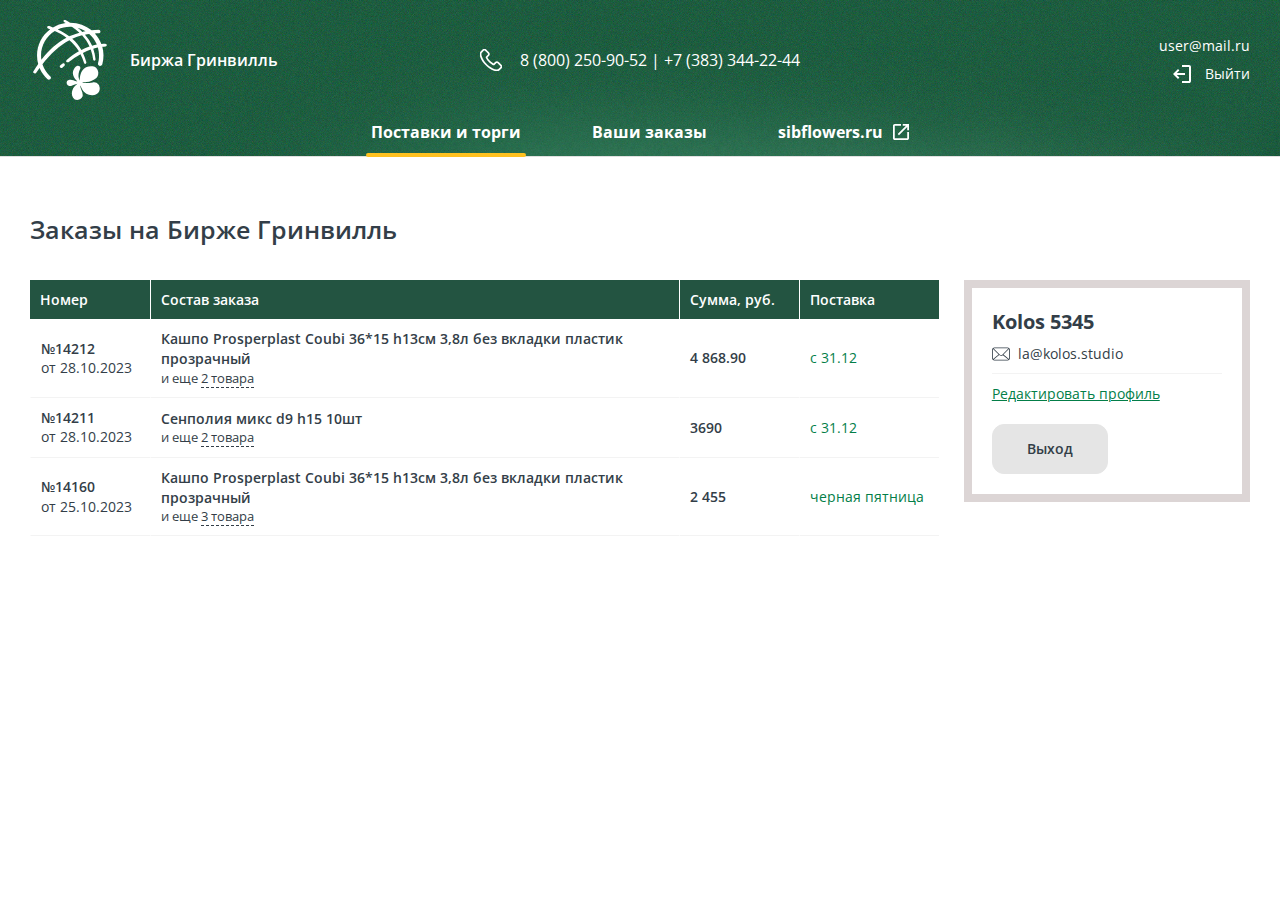
<file: local/templates/main/assets/cabinet-orders.html>
<!DOCTYPE HTML>
<html lang="ru">
<head>
	<title>Биржа Гринвилль</title>
	<meta http-equiv="Content-Type" content="text/html; charset=UTF-8">
	<meta name="author" content="" >
	<meta name="description" content="" >
	<meta name="keywords" content="" >

	<link rel="shortcut icon"  href="/favicon.ico" type="image/x-icon" />
	
	<meta name="viewport" content="width=device-width, maximum-scale=2">

	<link rel="preconnect" href="https://fonts.googleapis.com">
	<link rel="preconnect" href="https://fonts.gstatic.com" crossorigin>
	<link rel="stylesheet" href="https://fonts.googleapis.com/css?family=Open+Sans:300,300i,400,400i,500,500i,600,600i,700,700i,800,800i&family=Roboto:wght@400;500;700&display=swap">

	<link href="css/normalize.css" rel="stylesheet" type="text/css" media="all">
	<link href="css/effects.css" rel="stylesheet" type="text/css" media="all">
	<link href="css/nouislider.css" rel="stylesheet" type="text/css" media="all">
	<link href="css/common.css" rel="stylesheet" type="text/css" media="all">
	<link href="css/responsive.css" rel="stylesheet" type="text/css" media="all">

</head>

<body>
	<svg style="position: absolute; width: 0; height: 0; " width="0" height="0" version="1.1" xmlns="http://www.w3.org/2000/svg" xmlns:xlink="http://www.w3.org/1999/xlink">
		<defs>
			<symbol id="icon-close" viewBox="0 0 13 13">
				<path d="M 1.1213563,0 0,1.1213563 5.3786437,6.5000001 0,11.878644 1.1213563,13 6.5000001,7.6213565 11.878644,13 13,11.878644 7.6213565,6.5000001 13,1.1213563 11.878644,0 6.5000001,5.3786437 Z" />
			</symbol>
			<symbol id="icon-arrow-1" viewBox="0 0 16 16">
				<path d="M 3.4298665,0.75257668 11.710046,7.9977339 3.4298665,15.242891" />
			</symbol>
			<symbol id="icon-logo" viewBox="0 0 70 76">
			    <path d="m 56.530889,71.423272 c 9.68481,-0.29883 8.17115,-13.645904 0.102655,-12.150751 -3.630168,0.59766 -8.171149,1.095042 -10.188021,0 1.814581,-0.100278 2.823017,-0.199554 4.236035,-0.399109 3.227599,-0.29883 6.960422,-1.592423 9.379863,-3.882785 3.126957,-2.9883 2.421455,-10.259497 -3.73081,-11.056712 -1.91623,-0.199554 -3.933102,0 -5.447769,0.597661 -3.832459,1.395877 -6.556846,5.777046 -6.656482,12.848689 -2.320812,-3.885793 -0.606874,-8.465515 0.200278,-10.259498 1.313382,-2.787743 -0.705503,-3.983064 -2.419441,-3.584958 -1.816594,0.398106 -3.530533,3.186853 -4.034751,4.880557 -0.907794,3.186853 0.60486,6.573259 3.428884,9.361002 0.30394,0.497382 0.505224,0.696936 0.505224,0.696936 -3.228605,-1.095042 -5.347126,-1.991531 -7.363998,-1.692702 -3.934108,0.497382 -3.329248,5.577492 -0.202291,5.876322 1.714945,0.198552 3.833466,-0.995765 7.767574,-2.191085 -5.446762,3.684234 -6.456205,9.661837 -4.337684,13.146516 1.91623,3.087577 5.34612,2.988301 7.868216,0.796212 4.135393,-3.584957 -1.916229,-9.660834 -0.705502,-12.250027 1.812568,5.777047 5.849331,9.462284 11.59802,9.263732 z M 27.278194,41.740824 c -0.806145,0.797214 -0.806145,0.696936 -1.613297,1.49415 -1.311369,1.393872 0.705503,3.287131 2.319806,1.79298 0.907793,-0.796211 0.605867,-0.59766 1.412011,-1.194317 1.714946,-1.694707 -0.100642,-3.687242 -2.11852,-2.092813 z M 6.0879541,45.607565 C 5.0825374,46.968344 4.0771206,48.36723 3.0696911,49.808232 2.1618974,51.900043 -0.36019909,50.505168 0.0433766,49.210572 1.5922619,46.660489 3.1753655,44.231743 4.7947003,41.911297 4.06605,39.288011 3.6745514,36.527342 3.6745514,33.673415 3.6745514,23.508179 8.5919349,14.489127 16.206533,8.7993225 15.726469,8.6248379 15.260495,8.4413281 14.770367,8.273863 12.147628,7.3773728 13.458997,5.2865652 15.476876,5.7839468 16.61514,6.1970943 17.71818,6.6202698 18.795053,7.0544759 22.416163,4.8704093 26.519351,3.3913007 30.910375,2.796649 30.603416,2.6311894 30.313566,2.4607158 30.002581,2.2972619 27.581127,1.1019417 29.19543,-0.5907601 31.112666,0.20545152 32.493479,0.96054894 33.808874,1.726677 35.07596,2.5008273 c 0.05837,0 0.114733,-0.00402 0.172099,-0.00402 7.747445,0 14.834677,2.7526459 20.326728,7.3173252 2.076251,-0.2226184 4.205842,-0.3760446 6.403871,-0.4452368 2.418434,0.099276 2.52109,2.8880213 0.606873,3.1878553 -1.348607,0.01505 -2.662996,0.0722 -3.959269,0.15142 2.662996,2.893037 4.776484,6.286463 6.191515,10.017827 1.266081,-0.123343 2.51002,-0.197549 3.715715,-0.20858 1.815587,0.09928 2.016872,2.091811 0.201284,2.590195 -0.999378,0.06117 -2.017878,0.161448 -3.048456,0.286797 0.733683,2.63532 1.134239,5.411029 1.134239,8.277993 0,2.888022 -0.404582,5.677771 -1.111091,8.366239 -1.110085,2.589192 -4.436313,1.692702 -4.13338,-0.796211 0.705503,-2.389639 1.110085,-4.880557 1.009443,-7.570028 0,-2.634317 -0.386467,-5.175376 -1.08895,-7.58206 -1.429121,0.299832 -2.885415,0.667855 -4.378947,1.12312 1.108072,3.179832 1.808542,6.519108 2.137643,10.0449 0.100642,1.892257 -1.91623,1.892257 -2.219164,0.498386 -0.409614,-3.418496 -1.204688,-6.660502 -2.346978,-9.742061 -2.374153,0.846351 -4.843915,1.91532 -7.402243,3.218941 1.314389,2.722563 2.370127,5.621615 3.194387,8.713203 0.401563,1.892255 -1.515673,2.39064 -2.11852,0.89649 -0.89471,-2.967242 -2.022911,-5.761003 -3.380576,-8.381281 -3.613059,2.005571 -7.414319,4.490473 -11.447057,7.585069 -1.714945,0.696936 -3.127963,-0.89649 -1.413018,-2.192089 3.700618,-3.263064 7.513956,-5.938495 11.331319,-8.099498 -2.41441,-3.967019 -5.415563,-7.494818 -8.98434,-10.586405 -9.463397,4.936712 -17.623476,12.597993 -25.6396363,22.837435 1.5035963,4.628857 4.2169133,8.704177 7.7585163,11.88401 1.210727,1.49415 -1.209721,3.685236 -2.924666,2.489917 C 10.412555,53.38416 7.8200083,49.716974 6.0879541,45.60756 Z M 53.533761,25.209906 c -1.755202,-3.822618 -4.11929,-7.366461 -7.084213,-10.629525 -3.262824,0.839331 -6.358581,1.942396 -9.325517,3.297158 3.579848,3.159777 6.448154,6.68156 8.705561,10.600444 2.587514,-1.319665 5.164963,-2.403676 7.704169,-3.268077 z M 53.225795,13.243668 c -1.362697,0.190529 -2.693188,0.428189 -4.003551,0.697938 2.932717,3.300167 5.176034,6.784846 6.803421,10.489135 1.523724,-0.438216 3.02732,-0.797214 4.505756,-1.081002 -1.624367,-3.909861 -4.142438,-7.360445 -7.305626,-10.106071 z M 42.205462,7.4114675 c 1.617322,1.266518 3.115886,2.5601113 4.482609,3.8817825 0.997365,-0.231643 2.01184,-0.441225 3.040404,-0.631755 C 47.427792,9.2305202 44.89865,8.1244479 42.205462,7.4114675 Z M 23.353143,9.0460077 C 27.4986,11.00545 31.129775,13.167456 34.285918,15.556091 37.3384,14.133138 40.543857,12.948848 43.920407,12.008236 41.886426,10.085896 39.620967,8.273863 37.124031,6.568125 36.437651,6.516982 35.745232,6.483891 35.045768,6.483891 30.862067,6.481891 26.900785,7.4034453 23.353143,9.0460077 Z M 7.5080172,33.673415 c 0,1.395878 0.1127193,2.760669 0.3160168,4.097382 C 14.784457,28.702608 22.509761,21.675088 31.607826,16.877762 28.335944,14.449015 24.649416,12.337149 20.563338,10.536147 12.723302,15.323444 7.5080172,23.884224 7.5080172,33.673415 Z" />
			</symbol>
			<symbol id="icon-phone" viewBox="0 0 18 18">
			    <path d="m 3.6054688,-0.25 c -0.5441223,0 -1.0662116,0.22958015 -1.5039063,0.64648438 L 2.0996094,0.3984375 0.69726562,1.796875 C 0.14964815,2.3418559 -0.167866,3.0210464 -0.23242188,3.7871094 v 0.00195 c -0.0745412,0.9364892 0.099755,1.9223158 0.53515626,3.0898437 0.6659002,1.8004722 1.67245782,3.4725299 3.15429692,5.2460939 1.8040103,2.149222 3.9794244,3.843777 6.4589843,5.041016 l 0.00195,0.002 c 0.9403904,0.442952 2.2163584,0.982748 3.6582034,1.076172 h 0.0039 0.0059 c 0.08295,0.0019 0.167966,0.0059 0.261718,0.0059 0.987662,0 1.820094,-0.355231 2.470703,-1.058594 0.0057,-0.0044 0.02084,-0.0106 0.05273,-0.06641 l -0.02539,0.03516 c 0.20454,-0.246013 0.44526,-0.473819 0.705078,-0.724609 0.177109,-0.170064 0.357873,-0.34785 0.533203,-0.529297 0.435186,-0.452112 0.667169,-0.987134 0.666016,-1.525391 -0.0012,-0.538256 -0.236516,-1.068238 -0.677734,-1.507812 l -2.246094,-2.236328 c -0.41978,-0.436306 -0.946327,-0.681641 -1.498047,-0.681641 -0.552068,0 -1.077211,0.246276 -1.507812,0.675781 v -0.002 l -1.210938,1.207032 c -0.07173,-0.03745 -0.14448,-0.07768 -0.212891,-0.111329 h -0.002 c -0.148264,-0.07463 -0.278104,-0.141739 -0.386718,-0.210937 l -0.002,-0.002 C 9.3103044,10.756786 8.2229049,9.7692892 7.1777344,8.4921875 6.6943415,7.8820056 6.3905687,7.3778749 6.1542969,6.8710937 6.4541453,6.5926053 6.743003,6.3089996 7.015625,6.03125 h 0.00195 V 6.0293 C 7.1270134,5.9159532 7.2428671,5.8020547 7.359375,5.6855469 H 7.357425 C 7.7992227,5.2459277 8.0546875,4.7154774 8.0546875,4.1660156 8.0546875,3.6188112 7.8049426,3.0864012 7.359375,2.6464844 L 7.357425,2.6445344 6.2441437,1.5351593 h -0.00195 C 6.1129833,1.4069383 5.9918335,1.2809771 5.8652344,1.1503906 h -0.00195 v -0.00195 C 5.6174307,0.89661491 5.3586389,0.6355564 5.0996094,0.39648438 4.6747742,-0.01954592 4.153871,-0.25 3.6054688,-0.25 Z m 0,0.5 C 4.0170656,0.25 4.4028359,0.41393731 4.75,0.75390625 l 0.00195,0.001953 0.00391,0.003906 c 0.2489609,0.22943462 0.5037518,0.48605125 0.75,0.73828125 0.1274,0.1314136 0.2519695,0.2588436 0.384765,0.3906254 L 7.0058594,3 v 0.00195 c 0.3711309,0.3656865 0.5488281,0.7661158 0.5488281,1.1640625 0,0.3965373 -0.1806298,0.7996356 -0.5488281,1.1660156 C 6.8903675,5.4475232 6.7727677,5.5629845 6.6582031,5.6816406 6.3400847,6.0057357 6.0146335,6.3340949 5.6699219,6.6445312 L 5.5371094,6.765625 5.609375,6.9296875 c 0.2619399,0.6021486 0.635189,1.1902348 1.1796875,1.8769531 l 0.00195,0.00195 c 1.0724939,1.3104884 2.2012836,2.3399824 3.4472655,3.1269534 0.138962,0.08853 0.284567,0.161315 0.433594,0.236328 h 0.002 c 0.117432,0.05774 0.242413,0.121329 0.361328,0.1875 l 0.164063,0.0918 1.472656,-1.466797 c 0.355398,-0.354494 0.750319,-0.529297 1.15625,-0.529297 0.406279,0 0.796452,0.171651 1.138672,0.527344 v 0.002 l 2.251953,2.244141 c 0.363781,0.362425 0.530403,0.759054 0.53125,1.154297 8.46e-4,0.394695 -0.164618,0.800332 -0.525391,1.175781 -0.168669,0.174553 -0.346593,0.347689 -0.521484,0.515625 -0.258181,0.249209 -0.512728,0.491592 -0.742187,0.767578 v 0.002 l -0.0039,0.0039 -0.002,0.002 -0.002,0.002 C 15.38662,17.464485 14.721403,17.75 13.847656,17.75 c -0.07519,0 -0.153559,-0.0037 -0.240234,-0.0059 C 12.27127,17.65752 11.054468,17.14985 10.130859,16.714803 7.7154396,15.548153 5.5992372,13.900755 3.8398438,11.804688 2.3856858,10.064255 1.4155829,8.4466024 0.77148437,6.7050781 0.35288649,5.5826084 0.19816632,4.675634 0.265625,3.828125 0.321017,3.1708066 0.57921229,2.6191857 1.0507812,2.1503906 L 2.4472656,0.75976562 C 2.8095701,0.41467061 3.199592,0.25 3.6054688,0.25 Z m 0.00195,0.4140625 c -0.3095859,0 -0.6109391,0.14367951 -0.8632813,0.3867187 l -0.00195,0.00195 -1.3945313,1.3886719 C 0.95181291,2.836147 0.73126114,3.3163529 0.68164062,3.8632813 v 0.00195 c -0.0637315,0.796644 0.0912111,1.6612281 0.48437498,2.7089843 0.6329656,1.6998351 1.5907913,3.2857928 3.0019531,4.9765624 1.7180602,2.048301 3.7916828,3.662515 6.1523443,4.800781 l 0.002,0.002 c 0.86706,0.411297 2.035653,0.904853 3.318359,0.986328 0.06448,0.004 0.136521,0.0078 0.210938,0.0078 0.716631,0 1.316148,-0.251803 1.787109,-0.757812 l 0.0039,-0.0059 0.0059,-0.0039 c 0.236457,-0.282224 0.501051,-0.537416 0.763671,-0.791015 0.17691,-0.168869 0.34227,-0.331207 0.503907,-0.501954 0.258039,-0.267073 0.413675,-0.568396 0.416015,-0.884765 0.0023,-0.31637 -0.151509,-0.616925 -0.408203,-0.873047 l -2.25,-2.240234 c -0.172259,-0.182879 -0.458417,-0.408204 -0.845703,-0.408204 -0.31526,0 -0.611813,0.153979 -0.861328,0.402344 l -1.400391,1.396485 c -0.0643,0.06327 -0.189175,0.18164 -0.382812,0.18164 -0.07698,0 -0.155495,-0.01839 -0.25,-0.06641 l -0.0039,-0.002 -0.0039,-0.002 c 0.0046,0.0021 -0.01016,-0.0066 -0.01172,-0.0078 l -0.02149,-0.01172 c -0.130295,-0.08093 -0.267322,-0.151227 -0.410156,-0.222656 l -0.002,-0.002 c -0.163694,-0.08384 -0.327336,-0.160983 -0.470703,-0.253906 v -0.002 h -0.002 C 8.7296712,11.482736 7.5676625,10.432713 6.4589844,9.0703125 5.8450521,8.2998667 5.4592553,7.6670715 5.1816406,7.0019531 l -0.00195,-0.00586 -0.00195,-0.00781 C 5.1454852,6.8919636 5.126175,6.8025219 5.1367187,6.7167969 5.1472625,6.6310719 5.1798709,6.5404371 5.3027344,6.4179687 l 0.00586,-0.00781 h 0.00195 c 0.0042,-0.0037 0.00753,-0.00802 0.011719,-0.011719 0.3633775,-0.3209971 0.6900598,-0.6538919 1.0332031,-1 C 6.4729926,5.2809137 6.5881613,5.1628092 6.703125,5.0488281 h 0.00195 c 0.2615302,-0.2604029 0.4257813,-0.5574202 0.4257813,-0.875 0,-0.3182066 -0.1642511,-0.614597 -0.4257813,-0.875 L 5.5878906,2.1875 C 5.4548706,2.0514959 5.3252811,1.92294 5.2011719,1.7949219 l -0.00195,-0.00195 C 4.9459512,1.5367099 4.7087333,1.2917261 4.4511719,1.0546875 l 0.00781,0.00977 C 4.2114615,0.81228193 3.9150242,0.6640625 3.6074219,0.6640625 Z m 0,0.5 c 0.1503972,0 0.317617,0.068172 0.4960937,0.25 l 0.00391,0.00391 0.00391,0.00586 c 0.2444381,0.224961 0.47769,0.4629626 0.7324219,0.7207032 0.1286459,0.1326471 0.2590345,0.2619475 0.3886719,0.3945312 l 0.00195,0.00195 1.1171875,1.1113282 c 0.2024693,0.2015966 0.2792969,0.3756914 0.2792969,0.5214843 0,0.1444198 -0.076828,0.3179347 -0.2792969,0.5195313 C 6.2325264,4.811378 6.1164291,4.9304459 6.0019531,5.0449219 v 0.00195 C 5.6534203,5.3984124 5.3316735,5.725901 4.9804687,6.0351562 l -0.00586,0.00391 -0.00586,0.00586 c 8.225e-4,-8.225e-4 -0.01057,0.010569 -0.017578,0.017578 -7.401e-4,7.377e-4 -0.00122,0.00121 -0.00195,0.00195 C 4.7625303,6.251426 4.664487,6.4622415 4.640625,6.65625 c -0.023768,0.1932476 0.020077,0.3590024 0.0625,0.4863281 3.353e-4,0.00101 -3.352e-4,0.00291 0,0.00391 0.00626,0.018857 0.014399,0.03911 0.013672,0.037109 l 0.00195,0.00586 0.00195,0.00391 c 0.2980778,0.7141447 0.7147284,1.3950115 1.3496094,2.1914062 v 0.00195 c 1.1373196,1.3975967 2.3420658,2.4864537 3.6699219,3.3261727 0.1791165,0.115811 0.3588887,0.201923 0.5136717,0.28125 h 0.002 c 0.148808,0.0744 0.281619,0.143764 0.390625,0.21289 l 0.0098,0.0059 0.01172,0.0059 c -0.0053,-0.0027 0.01182,0.0078 0.03906,0.02148 5.91e-4,3.01e-4 0.0014,-2.99e-4 0.002,0 0.152967,0.07741 0.314213,0.121094 0.47461,0.121094 0.405555,0 0.668433,-0.261244 0.734375,-0.326172 h 0.002 l 1.400391,-1.396484 c 0.184484,-0.183634 0.357073,-0.257813 0.507812,-0.257813 0.180713,0 0.360729,0.124832 0.480469,0.251954 l 0.0039,0.002 2.259766,2.248047 c 0.192305,0.191877 0.260925,0.358744 0.259765,0.515625 -0.0012,0.15688 -0.07643,0.335089 -0.27539,0.541015 l -0.002,0.002 c -0.153773,0.162533 -0.313878,0.319853 -0.488281,0.486328 l -0.002,0.002 c -0.258246,0.249374 -0.534105,0.513303 -0.791015,0.818359 -0.389039,0.41799 -0.814509,0.599609 -1.421875,0.599609 -0.05358,0 -0.116173,-0.0038 -0.179688,-0.0078 -1.173291,-0.07452 -2.285827,-0.536752 -3.134766,-0.939453 v 0.002 C 8.2401953,14.794815 6.2264893,13.225643 4.5527344,11.230469 3.1683466,9.5717781 2.2458034,8.0399876 1.6347656,6.3984375 1.2579303,5.3941958 1.1234191,4.6096045 1.1796875,3.90625 1.2203526,3.4621006 1.3794794,3.1157182 1.7011719,2.7949219 l 1.390625,-1.3847657 0.00195,-0.00195 C 3.2745594,1.2349728 3.453712,1.1640625 3.6074219,1.1640625 Z M 3.648,11.965 c 1.782,2.123 3.928,3.794 6.376,4.976 0.932,0.439 2.179,0.963 3.568,1.053 0.087,0.002 0.169,0.006 0.255,0.006 0.932,0 1.682,-0.32 2.291,-0.98 0.004,-0.004 0.012,-0.012 0.016,-0.019 0.217,-0.261 0.464,-0.496 0.723,-0.746 0.176,-0.169 0.355,-0.344 0.527,-0.522 0.797,-0.828 0.797,-1.88 -0.008,-2.682 l -2.25,-2.241 c -0.381,-0.396 -0.838,-0.605 -1.317,-0.605 -0.479,0 -0.94,0.21 -1.333,0.602 l -1.34,1.334 C 11.032,12.072 10.905,12.007 10.785,11.948 10.636,11.873 10.497,11.803 10.373,11.724 9.152,10.953 8.044,9.945 6.985,8.651 6.449,7.975 6.089,7.407 5.838,6.83 6.19,6.513 6.519,6.181 6.838,5.856 6.95,5.74 7.066,5.625 7.182,5.509 7.587,5.106 7.804,4.639 7.804,4.166 7.804,3.693 7.591,3.226 7.182,2.823 L 6.067,1.712 C 5.936,1.582 5.812,1.455 5.685,1.324 5.438,1.071 5.18,0.81 4.925,0.575 4.539,0.197 4.086,0 3.606,0 3.131,0 2.674,0.197 2.274,0.578 l -1.4,1.395 C 0.364,2.48 0.076,3.096 0.016,3.808 -0.055,4.7 0.11,5.647 0.537,6.792 1.192,8.563 2.18,10.208 3.648,11.965 Z M 0.93,3.886 C 0.975,3.39 1.166,2.976 1.525,2.618 L 2.918,1.231 C 3.135,1.022 3.375,0.914 3.607,0.914 3.836,0.914 4.068,1.022 4.281,1.239 4.532,1.47 4.768,1.712 5.022,1.969 5.149,2.1 5.28,2.23 5.412,2.365 L 6.528,3.476 C 6.76,3.707 6.88,3.942 6.88,4.174 6.88,4.405 6.76,4.64 6.528,4.871 6.411,4.987 6.295,5.106 6.179,5.222 5.831,5.573 5.505,5.905 5.145,6.222 5.138,6.229 5.134,6.232 5.127,6.24 4.816,6.55 4.865,6.844 4.94,7.068 c 0.003,0.011 0.007,0.019 0.011,0.03 0.288,0.69 0.689,1.346 1.314,2.13 1.123,1.38 2.306,2.45 3.609,3.274 0.162,0.105 0.334,0.187 0.494,0.269 0.15,0.075 0.289,0.146 0.412,0.224 0.016,0.008 0.026,0.016 0.041,0.023 0.124,0.063 0.244,0.093 0.363,0.093 0.3,0 0.494,-0.19 0.559,-0.254 l 1.4,-1.396 c 0.217,-0.216 0.452,-0.331 0.685,-0.331 0.284,0 0.517,0.176 0.663,0.331 l 2.257,2.245 c 0.449,0.448 0.446,0.934 -0.011,1.407 -0.158,0.167 -0.322,0.328 -0.498,0.496 -0.262,0.253 -0.535,0.514 -0.783,0.81 -0.43,0.462 -0.943,0.679 -1.605,0.679 -0.064,0 -0.131,-0.004 -0.195,-0.008 C 12.428,17.012 11.287,16.534 10.429,16.127 8.1,15.004 6.056,13.413 4.36,11.391 2.962,9.716 2.023,8.157 1.401,6.486 1.016,5.46 0.87,4.636 0.93,3.886 Z" />
			</symbol>
			<symbol id="icon-login" viewBox="0 0 18 18">
			    <path d="M 9 0 L 9 2 L 16 2 L 16 16 L 9 16 L 9 18 L 16 18 C 16.549999 18 17.02041 17.803809 17.412109 17.412109 C 17.803809 17.02041 18 16.549999 18 16 L 18 2 C 18 1.4500005 17.803809 0.97955723 17.412109 0.58789062 C 17.02041 0.19622402 16.549999 0 16 0 L 9 0 z M 7 4 L 5.625 5.4492188 L 8.1757812 8 L 0 8 L 0 10 L 8.1757812 10 L 5.625 12.550781 L 7 14 L 12 9 L 7 4 z " />
			</symbol>
			<symbol id="icon-logout" viewBox="0 0 18 18">
			    <path d="M 9 0 L 9 2 L 16 2 L 16 16 L 9 16 L 9 18 L 16 18 C 16.549998 18 17.020411 17.803809 17.412109 17.412109 C 17.803809 17.020411 18 16.549998 18 16 L 18 2 C 18 1.450001 17.803809 0.97955684 17.412109 0.58789062 C 17.020411 0.19622442 16.549998 0 16 0 L 9 0 z M 5 4 L 0 9 L 5 14 L 6.375 12.550781 L 3.8242188 10 L 12 10 L 12 8 L 3.8242188 8 L 6.375 5.4492188 L 5 4 z " />
			</symbol>
			<symbol id="icon-link-outer" viewBox="0 0 18 18">
			    <path d="M2 18C1.45 18 0.979167 17.8042 0.5875 17.4125C0.195833 17.0208 0 16.55 0 16V2C0 1.45 0.195833 0.979167 0.5875 0.5875C0.979167 0.195833 1.45 0 2 0H9V2H2V16H16V9H18V16C18 16.55 17.8042 17.0208 17.4125 17.4125C17.0208 17.8042 16.55 18 16 18H2ZM6.7 12.7L5.3 11.3L14.6 2H11V0H18V7H16V3.4L6.7 12.7Z" />
			</symbol>
			<symbol id="icon-box" viewBox="0 0 18 18">
			    <path d="m 9,0.09570306 c -0.2858994,0 -0.5560242,0.07193016 -0.8085938,0.21679688 L 1.8085937,3.9921874 C 1.5560442,4.1370572 1.3577935,4.3333017 1.2148437,4.5820311 1.0718939,4.8307507 1,5.1008955 1,5.3906249 v 7.2187501 c 0,0.2898 0.071894,0.559894 0.2148437,0.808594 0.1429498,0.2487 0.3412005,0.444945 0.59375,0.589843 l 6.3828125,3.677735 c 0.2525696,0.1449 0.5226944,0.21875 0.8085938,0.21875 0.2858994,0 0.5560242,-0.07385 0.8085938,-0.21875 l 6.3828122,-3.677735 c 0.2526,-0.144898 0.45075,-0.341143 0.59375,-0.589843 C 16.928056,13.169269 17,12.899175 17,12.609375 V 5.3906249 C 17,5.1008955 16.92806,4.8307507 16.785156,4.5820311 16.642156,4.3333017 16.444006,4.1370572 16.191406,3.9921874 L 9.8085938,0.31249994 C 9.5560242,0.16763322 9.2858994,0.09570306 9,0.09570306 Z M 9,1.0761718 c 0.1025698,0 0.206024,0.033556 0.3085938,0.097656 l 6.1171872,3.5390625 -2.714843,1.5625 -6.4101568,-3.7265625 2.390625,-1.375 C 8.793976,1.1097282 8.8974302,1.0761718 9,1.0761718 Z M 5.2753906,3.1464843 11.699219,6.8593749 9,8.4277343 2.5742188,4.7128905 Z M 2,5.5234374 8.5,9.2871093 V 16.712891 L 2.3085938,13.123047 C 2.206024,13.058947 2.1274617,12.982278 2.0761719,12.892578 2.0248919,12.802878 2,12.706116 2,12.603516 Z m 14,0 v 7.0800786 c 0,0.1026 -0.02487,0.199362 -0.07617,0.289062 -0.0513,0.0897 -0.129822,0.166369 -0.232422,0.230469 L 9.5,16.712891 V 9.2871093 Z" />
			</symbol>
			<symbol id="icon-info" viewBox="0 0 20 20">
			    <path d="M 10 0 C 8.6166714 -7.4014794e-17 7.3162782 0.2621099 6.0996094 0.78710938 C 4.8829406 1.3121089 3.8257804 2.0257821 2.9257812 2.9257812 C 2.0257822 3.8257803 1.3121088 4.8829406 0.78710938 6.0996094 C 0.2621099 7.3162782 0 8.6166714 0 10 C -7.4014794e-17 11.383299 0.2621099 12.683692 0.78710938 13.900391 C 1.3121089 15.117089 2.0257821 16.17422 2.9257812 17.074219 C 3.8257803 17.974218 4.8829406 18.687891 6.0996094 19.212891 C 7.3162782 19.73789 8.6166714 20 10 20 C 11.383299 20 12.683692 19.73789 13.900391 19.212891 C 15.117089 18.687891 16.17422 17.974218 17.074219 17.074219 C 17.974218 16.17422 18.687891 15.117089 19.212891 13.900391 C 19.73789 12.683692 20 11.383299 20 10 C 20 8.6166714 19.73789 7.3162782 19.212891 6.0996094 C 18.687891 4.8829406 17.974218 3.8257804 17.074219 2.9257812 C 16.17422 2.0257822 15.117089 1.3121088 13.900391 0.78710938 C 12.683692 0.2621099 11.383299 0 10 0 z M 10 2 C 12.233298 2 14.125783 2.7742203 15.675781 4.3242188 C 17.22578 5.8742172 18 7.7666722 18 10 C 18 12.233298 17.22578 14.125783 15.675781 15.675781 C 14.125783 17.22578 12.233298 18 10 18 C 7.7666722 18 5.8742172 17.22578 4.3242188 15.675781 C 2.7742203 14.125783 2 12.233298 2 10 C 2 7.7666722 2.7742203 5.8742172 4.3242188 4.3242188 C 5.8742172 2.7742203 7.7666722 2 10 2 z M 10 5 C 9.7166703 5 9.4787792 5.0954396 9.2871094 5.2871094 C 9.0954396 5.4787792 9 5.7166703 9 6 C 9 6.2833297 9.0954396 6.5212208 9.2871094 6.7128906 C 9.4787792 6.9045604 9.7166703 7 10 7 C 10.2833 7 10.521191 6.9045604 10.712891 6.7128906 C 10.90459 6.5212208 11 6.2833297 11 6 C 11 5.7166703 10.90459 5.4787792 10.712891 5.2871094 C 10.521191 5.0954396 10.2833 5 10 5 z M 9 9 L 9 15 L 11 15 L 11 9 L 9 9 z " />
			</symbol>
			<symbol id="icon-filter" viewBox="0 0 24 24">
			    <path d="M 19.2,0 C 17.645573,0 16.307425,1.0075354 15.808594,2.4 H 2.4 A 1.2,1.2 0 0 0 1.2,3.6 1.2,1.2 0 0 0 2.4,4.8 H 15.808594 C 16.307425,6.1924646 17.645573,7.2 19.2,7.2 21.174007,7.2 22.8,5.5740077 22.8,3.6 22.8,1.6259923 21.174007,0 19.2,0 Z m 0,2.4 c 0.676954,0 1.2,0.5230462 1.2,1.2 0,0.6769538 -0.523046,1.2 -1.2,1.2 C 18.523046,4.8 18,4.2769538 18,3.6 18,2.9230462 18.523046,2.4 19.2,2.4 Z m -7.2,6 c -1.554427,0 -2.892575,1.007535 -3.391406,2.4 H 2.4 A 1.2,1.2 0 0 0 1.2,12 1.2,1.2 0 0 0 2.4,13.2 h 6.208594 c 0.498831,1.392464 1.836979,2.4 3.391406,2.4 1.554427,0 2.892575,-1.007536 3.391406,-2.4 H 21.6 A 1.2,1.2 0 0 0 22.8,12 1.2,1.2 0 0 0 21.6,10.8 H 15.391406 C 14.892575,9.407535 13.554427,8.4 12,8.4 Z m 0,2.4 c 0.676954,0 1.2,0.523046 1.2,1.2 0,0.676954 -0.523046,1.2 -1.2,1.2 -0.676954,0 -1.2,-0.523046 -1.2,-1.2 0,-0.676954 0.523046,-1.2 1.2,-1.2 z m -7.2,6 c -1.9740077,0 -3.6,1.625993 -3.6,3.6 0,1.974007 1.6259923,3.6 3.6,3.6 1.5544278,0 2.892575,-1.007536 3.3914063,-2.4 H 21.6 a 1.2,1.2 0 0 0 1.2,-1.2 1.2,1.2 0 0 0 -1.2,-1.2 H 8.1914063 C 7.692575,17.807536 6.3544278,16.8 4.8,16.8 Z m 0,2.4 c 0.6769538,0 1.2,0.523046 1.2,1.2 0,0.676954 -0.5230462,1.2 -1.2,1.2 -0.6769538,0 -1.2,-0.523046 -1.2,-1.2 0,-0.676954 0.5230462,-1.2 1.2,-1.2 z" />
			</symbol>
			<symbol id="icon-email" viewBox="0 0 44 44">
				<path d="M 6,6 C 2.6933005,6 0,8.6933005 0,12 v 20 c 0,3.306699 2.6933005,6 6,6 h 32 c 3.306699,0 6,-2.693301 6,-6 V 12 C 44,8.6933005 41.306699,6 38,6 Z m 0,2 h 32 c 0.752107,0 1.448308,0.2055596 2.044922,0.5566406 L 25.751953,23.027344 c -1.9488,1.973154 -5.097224,1.993993 -7.070312,0.04492 L 3.9746094,8.5449219 C 4.5668816,8.2009955 5.2561754,8 6,8 Z M 2.5566406,9.9550781 16.105469,23.339844 2.6464844,34.193359 C 2.2389251,33.56573 2,32.815198 2,32 V 12 C 2,11.247893 2.2055596,10.551692 2.5566406,9.9550781 Z M 41.455078,9.9746094 C 41.799004,10.566882 42,11.256175 42,12 v 20 c 0,0.815198 -0.238925,1.56573 -0.646484,2.193359 L 28.095703,23.501953 Z M 17.552734,24.742188 c 2.580834,2.292177 6.465601,2.347725 9.101563,0.167968 L 39.851562,35.552734 C 39.299702,35.836926 38.671613,36 38,36 H 6 C 5.3283869,36 4.7002975,35.836926 4.1484375,35.552734 Z" />
			</symbol>
			<symbol id="icon-moderation" viewBox="0 0 22 22">
				<path d="M7.6 21.5L5.7 18.3L2.1 17.5L2.45 13.8L0 11L2.45 8.2L2.1 4.5L5.7 3.7L7.6 0.5L11 1.95L14.4 0.5L16.3 3.7L19.9 4.5L19.55 8.2L22 11L19.55 13.8L19.9 17.5L16.3 18.3L14.4 21.5L11 20.05L7.6 21.5ZM8.45 18.95L11 17.85L13.6 18.95L15 16.55L17.75 15.9L17.5 13.1L19.35 11L17.5 8.85L17.75 6.05L15 5.45L13.55 3.05L11 4.15L8.4 3.05L7 5.45L4.25 6.05L4.5 8.85L2.65 11L4.5 13.1L4.25 15.95L7 16.55L8.45 18.95ZM11 16C11.2833 16 11.5208 15.9042 11.7125 15.7125C11.9042 15.5208 12 15.2833 12 15C12 14.7167 11.9042 14.4792 11.7125 14.2875C11.5208 14.0958 11.2833 14 11 14C10.7167 14 10.4792 14.0958 10.2875 14.2875C10.0958 14.4792 10 14.7167 10 15C10 15.2833 10.0958 15.5208 10.2875 15.7125C10.4792 15.9042 10.7167 16 11 16ZM10 12H12V6H10V12Z" />
			</symbol>
			<symbol id="icon-confirmation" viewBox="0 0 22 22">
				<path d="M7.6 21.5L5.7 18.3L2.1 17.5L2.45 13.8L0 11L2.45 8.2L2.1 4.5L5.7 3.7L7.6 0.5L11 1.95L14.4 0.5L16.3 3.7L19.9 4.5L19.55 8.2L22 11L19.55 13.8L19.9 17.5L16.3 18.3L14.4 21.5L11 20.05L7.6 21.5ZM8.45 18.95L11 17.85L13.6 18.95L15 16.55L17.75 15.9L17.5 13.1L19.35 11L17.5 8.85L17.75 6.05L15 5.45L13.55 3.05L11 4.15L8.4 3.05L7 5.45L4.25 6.05L4.5 8.85L2.65 11L4.5 13.1L4.25 15.95L7 16.55L8.45 18.95ZM9.95 14.55L15.6 8.9L14.2 7.45L9.95 11.7L7.8 9.6L6.4 11L9.95 14.55Z" />
			</symbol>
			<symbol id="icon-cancellation" viewBox="0 0 22 22">
				<path d="M 7.4,16 11,12.4 14.6,16 16,14.6 12.4,11 16,7.4 14.6,6 11,9.6 7.4,6 6,7.4 9.6,11 6,14.6 Z M 4,20 C 3.45,20 2.979167,19.8042 2.5875,19.4125 2.195833,19.0208 2,18.55 2,18 V 4 C 2,3.45 2.195833,2.979167 2.5875,2.5875 2.979167,2.195833 3.45,2 4,2 h 14 c 0.55,0 1.0208,0.195833 1.4125,0.5875 C 19.8042,2.979167 20,3.45 20,4 v 14 c 0,0.55 -0.1958,1.0208 -0.5875,1.4125 C 19.0208,19.8042 18.55,20 18,20 Z M 4,18 H 18 V 4 H 4 Z" />
			</symbol>
			<symbol id="icon-edit" viewBox="0 0 22 22">
				<path d="M 4,18 H 5.425 L 15.2,8.225 13.775,6.8 4,16.575 Z M 2,20 V 15.75 L 15.2,2.575 C 15.4,2.391667 15.6208,2.25 15.8625,2.15 16.1042,2.05 16.3583,2 16.625,2 16.8917,2 17.15,2.05 17.4,2.15 17.65,2.25 17.8667,2.4 18.05,2.6 L 19.425,4 c 0.2,0.18333 0.3458,0.4 0.4375,0.65 C 19.9542,4.9 20,5.15 20,5.4 20,5.66667 19.9542,5.92083 19.8625,6.1625 19.7708,6.40417 19.625,6.625 19.425,6.825 L 6.25,20 Z M 14.475,7.525 13.775,6.8 15.2,8.225 Z" />
			</symbol>
	
			<symbol id="icon-social-telegram" viewBox="0 0 24 24">
			    <path d="M 21.786808,5.2482784 18.816085,19.258056 c -0.224103,0.988767 -0.808565,1.234843 -1.639147,0.769041 l -4.526357,-3.335459 -2.184086,2.100572 c -0.241699,0.241699 -0.443829,0.443873 -0.909631,0.443873 l 0.325169,-4.609852 8.389141,-7.5805486 c 0.364737,-0.325212 -0.07909,-0.50537 -0.566911,-0.180159 L 7.333193,13.395782 2.86836,11.998333 C 1.897145,11.695094 1.879593,11.027117 3.070491,10.561316 L 20.534318,3.8333044 c 0.808565,-0.303239 1.516109,0.180158 1.252438,1.415 z" />
			</symbol>
			<symbol id="icon-social-youtube" viewBox="0 0 24 24">
			    <path d="M 23.498493,6.2028664 C 24,8.0866744 24,12.017037 24,12.017037 c 0,0 0,3.930394 -0.501507,5.814215 -0.276031,1.039278 -1.089274,1.823726 -2.121859,2.101473 C 19.504972,20.437493 12,20.437493 12,20.437493 c 0,0 -7.504963,0 -9.376634,-0.504768 C 1.590781,19.654978 0.77754,18.87053 0.501507,17.831252 0,15.947444 0,12.017037 0,12.017037 c 0,0 0,-3.9303496 0.501507,-5.8141706 0.27603,-1.039322 1.089274,-1.857802 2.121859,-2.135592 C 4.495028,3.5625064 12,3.5625064 12,3.5625064 c 0,0 7.505007,0 9.376634,0.504768 1.032585,0.277747 1.845826,1.09627 2.121859,2.135592 z M 9.545449,15.58552 15.818144,12.017116 9.545449,8.4485414 v 7.1369656 z" />
			</symbol>
			<symbol id="icon-social-vk" viewBox="0 0 24 24">
			    <path d="m 23.296629,5.9223854 c -0.325212,1.507313 -3.484847,5.9545756 -3.489268,5.9589706 -0.272426,0.439452 -0.382289,0.659178 0,1.151374 0.149431,0.210928 3.476093,3.366185 3.968288,4.899891 0.215306,0.729472 -0.158229,1.09863 -0.8965,1.09863 h -2.58839 c -0.984347,0 -1.274411,-0.786637 -3.03222,-2.544445 -1.538082,-1.480919 -2.19726,-1.674295 -2.579548,-1.674295 -0.826206,0 -0.676774,0.276846 -0.676774,3.212377 0,0.637205 -0.202131,1.006363 -1.850076,1.006363 -2.742199,0 -5.756823,-1.665541 -7.896955,-4.737294 C 1.042765,9.7939674 0.163861,6.3882134 0.163861,5.7026684 c 0,-0.386709 0.149431,-0.733893 0.887701,-0.733893 h 2.588391 c 0.663555,0 0.914052,0.290021 1.168925,1.006362 1.265614,3.691398 3.401377,6.9169316 4.280281,6.9169316 0.329589,0 0.478977,-0.153808 0.478977,-0.988767 V 8.0888674 c -0.09664,-1.757809 -1.028292,-1.902819 -1.028292,-2.52685 0,-0.285644 0.246076,-0.59326 0.659178,-0.59326 h 4.06931 c 0.544938,0 0.729517,0.294441 0.729517,0.953619 v 5.1284066 c 0,0.549315 0.250453,0.742647 0.413059,0.742647 0.329589,0 0.606435,-0.193332 1.208493,-0.79539 1.863294,-2.0830206 3.181651,-5.2953976 3.181651,-5.2953976 0.162606,-0.386709 0.465801,-0.733894 1.12498,-0.733894 h 2.58839 c 0.782216,0 0.944822,0.404305 0.782216,0.95362 z" />
			</symbol>
			<symbol id="icon-social-ok" viewBox="0 0 24 24">
			    <path d="m 17.056174,15.424227 c -1.204072,0.764664 -2.860816,1.067859 -3.955069,1.182143 l 0.918472,0.905254 3.353012,3.353011 c 1.226088,1.256859 -0.769042,3.221175 -2.008305,2.008305 -0.839337,-0.852555 -2.069803,-2.083021 -3.353012,-3.366186 l -3.35301,3.361809 C 7.418998,24.077056 5.423912,22.095101 6.663131,20.860258 7.515686,20.007703 8.732977,18.777237 10.016186,17.507247 L 10.92144,16.601949 C 9.840405,16.487709 8.157268,16.202065 6.940021,15.41985 5.507381,14.497 4.878974,13.956439 5.432666,12.827082 5.757877,12.185455 6.649956,11.644938 7.8321,12.576585 c 0,0 1.595203,1.269991 4.170375,1.269991 2.575215,0 4.170418,-1.269991 4.170418,-1.269991 1.182144,-0.92727 2.069802,-0.391129 2.399391,0.250497 0.544938,1.129357 -0.08347,1.669918 -1.51611,2.597145 z M 6.298377,6.4462204 c 0,-3.15088 2.561997,-5.69969402 5.699694,-5.69969402 3.137698,0 5.699695,2.54882302 5.699695,5.69969402 0,3.137661 -2.561997,5.6864656 -5.699695,5.6864656 -3.137697,0 -5.699694,-2.5488216 -5.699694,-5.6864656 z m 2.900384,0 c 0,1.542459 1.25686,2.799318 2.799319,2.799318 1.542459,0 2.799319,-1.256859 2.799319,-2.799318 0,-1.555678 -1.25686,-2.812493 -2.799319,-2.812493 -1.542459,0 -2.799319,1.256815 -2.799319,2.812493 z" />
			</symbol>
			<symbol id="icon-social-dzen" viewBox="0 0 24 24">
			    <path d="M 14.470373,9.741385 C 16.130559,11.400723 18.609826,11.714974 23,11.774266 22.881417,5.9441342 18.237978,1.2371694 12.435798,1.0101643 c 0.05252,4.5155353 0.350673,7.0464714 2.034575,8.7312207 z m -4.728141,0 C 11.427828,8.0557887 11.724291,5.5223116 11.777654,1 5.8746776,1.1177376 1.1185847,5.8729834 1,11.77596 5.5231586,11.72344 8.0557887,11.426134 9.741385,9.740538 Z m 4.728141,4.72814 c -1.657645,1.658492 -1.972741,4.136066 -2.03288,8.519462 5.731028,-0.226157 10.326183,-4.821313 10.552343,-10.551494 -4.383398,0.05929 -6.860971,0.374388 -8.519463,2.03288 z m -4.728141,0 C 8.0566357,12.785623 5.5265468,12.487468 1.0110114,12.434952 1.2380164,18.23713 5.9449815,22.881417 11.774266,23 11.71497,18.608978 11.401571,16.129711 9.741385,14.470373 Z" />
			</symbol>
	
		</defs>
	</svg>

	<div class="page">
		<header class="header">
			<div class="cnt header__cnt">
				<div class="header__grid header__grid_1">
					<div class="header__grid-item header__grid-item_1">
						<a href="#" class="logo-main">
							<svg class="icon logo-main__canvas"><use xlink:href="#icon-logo"></use></svg>
							<div class="logo-main__text">
								Биржа Гринвилль
							</div>
						</a>
					</div>
					<div class="header__grid-item header__grid-item_2">
						<div class="contacts-header js-contacts-header">
							<svg class="icon contacts-header__icon"><use xlink:href="#icon-phone"></use></svg>
							<div class="contacts-header__value">
								<a href="tel:88002509052" class="contacts-header__value-item">
									8 (800) 250-90-52
								</a>
								<span class="contacts-header__value-separator">
									|
								</span>
								<a href="tel:+73833442244" class="contacts-header__value-item">
									+7 (383) 344-22-44
								</a>
							</div>
						</div>
					</div>
					<div class="header__grid-item header__grid-item_3">
						<div class="user-header">
							<div class="user-header__login">
								<a href="#" class="user-header__login-link">
									user@mail.ru
								</a>
							</div>
							<a href="#" class="user-header__link user-header__link_logout">
								<span class="user-header__link-icon">
									<svg class="icon contacts-header__icon-canvas"><use xlink:href="#icon-logout"></use></svg>
								</span>
								<span class="user-header__link-text">
									Выйти
								</span>
							</a>
						</div>
					</div>
				</div>
				<nav class="menu-main js-menu-main">
					<button type="button" class="menu-main__button-toggle">
						<span class="menu-main__button-toggle-icon"></span>
					</button>
					<div class="menu-main__inner">
						<div class="menu-main__data">
							<div class="menu-main__list">
								<div class="menu-main__item active">
									<a href="#" class="menu-main__link">
										<span class="menu-main__link-text">
											Поставки и торги
										</span>
									</a>
								</div>
								<div class="menu-main__item">
									<a href="#" class="menu-main__link">
										<span class="menu-main__link-text">
											Ваши заказы
										</span>
									</a>
								</div>
								<div class="menu-main__item">
									<a href="https://sibflowers.ru/" class="menu-main__link" target="_blank">
										<span class="menu-main__link-text">
											sibflowers.ru
										</span>
										<span class="menu-main__link-icon">
											<svg class="icon menu-main__link-icon-canvas"><use xlink:href="#icon-link-outer"></use></svg>
										</span>
									</a>
								</div>
							</div>
						</div>
					</div>
				</nav>
			</div>
		</header>

		<main class="content">
			<div class="cabinet">
				<div class="cnt cabinet__cnt">
					<div class="cabinet__grid cabinet__grid_1">
						<div class="cabinet__grid-item cabinet__grid-item_0">
							<div class="headline cabinet__head">
								<h1 class="title headline__title cabinet__title">
									Заказы на Бирже Гринвилль
								</h1>
							</div>
						</div>
						<div class="cabinet__grid-item cabinet__grid-item_1">
							<div class="orders cabinet__orders js-orders">
								<div class="orders__table">
									<div class="orders__table-head">
										<div class="orders__table-cell orders__table-cell_1-1">
											Номер
										</div>
										<div class="orders__table-cell orders__table-cell_1-2">
											Состав заказа
										</div>
										<div class="orders__table-cell orders__table-cell_1-3">
											Сумма, руб.
										</div>
										<div class="orders__table-cell orders__table-cell_1-4">
											Поставка
										</div>
									</div>
									<div class="order-mini orders__table-item">
										<div class="order-mini__cell order-mini__cell_1-1">
											<div class="order-mini__cell-inner">
												<div class="order-mini__number">
													№14212
												</div>
												<div class="order-mini__date-order">
													от 28.10.2023
												</div>
											</div>
										</div>
										<div class="order-mini__cell order-mini__cell_1-2">
											<div class="order-mini__cell-inner">
												<div class="order-mini__title">
													<div class="order-mini__title-text">
														Кашпо Prosperplast Coubi 36*15 h13см 3,8л без вкладки пластик прозрачный
													</div>
													<div class="order-mini__title-more">
														и еще
														<span class="order-mini__title-more-value">
															2 товара
														</span>
													</div>
												</div>
											</div>
										</div>
										<div class="order-mini__cell order-mini__cell_1-3">
											<div class="order-mini__cell-inner">
												<div class="order-mini__price">
													4 868.90
												</div>
											</div>
										</div>
										<div class="order-mini__cell order-mini__cell_1-4 order-mini__cell_date">
											<div class="order-mini__cell-inner">
												<div class="order-mini__date-supply">
													с 31.12
												</div>
											</div>
										</div>


										<!-- Попап с деталями заказа -->
										<div class="popup order-popup order-mini__popup-details">
											<div class="popup__overlay order-popup__overlay"></div>
											<div class="popup__data order-popup__data">
												<div class="order-popup__head">
													<div class="title order-popup__title">
														Подробности заказа №14212
													</div>
												</div>

												<div class="order-popup__info">
													<div class="order-popup__info-item">
														Статус: ожидает подтверждения менеджером
													</div>
													<div class="order-popup__info-item">
														Клиент: ФИО, название компании, client@mail.ru
													</div>
												</div>

												<div class="order-popup__products">
													<div class="order-popup__products-table">
														<div class="order-popup__products-head">
															<div class="order-popup__products-cell order-popup__products-cell_1-1">
																Наименование
															</div>
															<div class="order-popup__products-cell order-popup__products-cell_1-2">
																Цена, руб.
															</div>
															<div class="order-popup__products-cell order-popup__products-cell_1-3">
																Количество, шт.
															</div>
															<div class="order-popup__products-cell order-popup__products-cell_1-4">
																Стоимость, руб.
															</div>
														</div>
														<div class="order-popup__products-item">
															<div class="order-popup__products-cell order-popup__products-cell_1-1">
																<div class="order-popup__products-cell-inner">
																	<div class="order-popup__products-title">
																		Кашпо Prosperplast Couobi 36*15 h13см 3,8л без вкладки пластик прозрачный
																	</div>
																	<div class="order-popup__products-code">
																		Артикул DUMS360P-CPNO
																	</div>
																</div>
															</div>
															<div class="order-popup__products-cell order-popup__products-cell_1-2">
																<div class="order-popup__products-cell-inner">
																	<div class="order-popup__products-caption">
																		Цена
																	</div>
																	<div class="order-popup__products-price">
																		649.00
																		<span class="order-popup__products-price-currency">
																			руб.
																		</span>
																	</div>
																</div>
															</div>
															<div class="order-popup__products-cell order-popup__products-cell_1-3">
																<div class="order-popup__products-cell-inner">
																	<div class="order-popup__products-caption">
																		Количество
																	</div>
																	<div class="order-popup__products-amount">
																		1
																	</div>
																</div>
															</div>
															<div class="order-popup__products-cell order-popup__products-cell_1-4">
																<div class="order-popup__products-cell-inner">
																	<div class="order-popup__products-caption">
																		Стоимость
																	</div>
																	<div class="order-popup__products-cost">
																		649
																		<span class="order-popup__products-cost-currency">
																			руб.
																		</span>
																	</div>
																</div>
															</div>
														</div>

														<div class="order-popup__products-item">
															<div class="order-popup__products-cell order-popup__products-cell_1-1">
																<div class="order-popup__products-cell-inner">
																	<div class="order-popup__products-title">
																		Сеноплия микс d9 h15 10шт
																	</div>
																</div>
															</div>
															<div class="order-popup__products-cell order-popup__products-cell_1-2">
																<div class="order-popup__products-cell-inner">
																	<div class="order-popup__products-caption">
																		Цена
																	</div>
																	<div class="order-popup__products-price">
																		419.00
																		<span class="order-popup__products-price-currency">
																			руб.
																		</span>
																	</div>
																</div>
															</div>
															<div class="order-popup__products-cell order-popup__products-cell_1-3">
																<div class="order-popup__products-cell-inner">
																	<div class="order-popup__products-caption">
																		Количество
																	</div>
																	<div class="order-popup__products-amount">
																		10
																	</div>
																</div>
															</div>
															<div class="order-popup__products-cell order-popup__products-cell_1-4">
																<div class="order-popup__products-cell-inner">
																	<div class="order-popup__products-caption">
																		Стоимость
																	</div>
																	<div class="order-popup__products-cost">
																		4190
																		<span class="order-popup__products-cost-currency">
																			руб.
																		</span>
																	</div>
																</div>
															</div>
														</div>

														<div class="order-popup__products-item">
															<div class="order-popup__products-cell order-popup__products-cell_1-1">
																<div class="order-popup__products-cell-inner">
																	<div class="order-popup__products-title">
																		Роза Red Ribbon дл.35 20шт
																	</div>
																</div>
															</div>
															<div class="order-popup__products-cell order-popup__products-cell_1-2">
																<div class="order-popup__products-cell-inner">
																	<div class="order-popup__products-caption">
																		Цена
																	</div>
																	<div class="order-popup__products-price">
																		29.00
																		<span class="order-popup__products-price-currency">
																			руб.
																		</span>
																	</div>
																</div>
															</div>
															<div class="order-popup__products-cell order-popup__products-cell_1-3">
																<div class="order-popup__products-cell-inner">
																	<div class="order-popup__products-caption">
																		Количество
																	</div>
																	<div class="order-popup__products-amount">
																		1
																	</div>
																</div>
															</div>
															<div class="order-popup__products-cell order-popup__products-cell_1-4">
																<div class="order-popup__products-cell-inner">
																	<div class="order-popup__products-caption">
																		Стоимость
																	</div>
																	<div class="order-popup__products-cost">
																		29.9
																		<span class="order-popup__products-cost-currency">
																			руб.
																		</span>
																	</div>
																</div>
															</div>
														</div>
													</div>

													<div class="order-popup__products-prices">
														<div class="order-popup__products-prices-item order-popup__products-prices-item_total">
															<div class="order-popup__products-prices-item-caption">
																Итого
															</div>
															<div class="order-popup__products-prices-item-value">
																4 868.90
																<span class="order-popup__products-prices-item-value-currency">
																	руб.
																</span>
															</div>
														</div>
													</div>
												</div>

												<div class="order-popup__total">
													<span class="order-popup__total-caption">
														Итого 3 товара на общую сумму
													</span>
													<span class="order-popup__total-value">
														4 868.90 руб.
													</span>
												</div>

												<div class="order-popup__buttons">
													<div class="order-popup__buttons-item order-popup__buttons-item_close">
														<a href="#" class="button-a button-a_bg-4 order-popup__button">
															<span class="button-a__text">
																Выйти
															</span>
														</a>
													</div>
													<div class="order-popup__buttons-item order-popup__buttons-item_cancell">
														<a href="#" class="button-a button-a_bg-4 button-a_icon order-popup__button">
															<span class="button-a__icon">
																<svg class="icon-svg popup__button-close-icon"><use xlink:href="#icon-cancellation"></use></svg>
															</span>
															<span class="button-a__text">
																Отменить
															</span>
														</a>
													</div>
													<div class="order-popup__buttons-item order-popup__buttons-item_edit">
														<a href="#" class="button-a button-a_bg-4 button-a_icon order-popup__button">
															<span class="button-a__icon">
																<svg class="icon-svg popup__button-close-icon"><use xlink:href="#icon-edit"></use></svg>
															</span>
															<span class="button-a__text">
																Редактировать
															</span>
														</a>
													</div>
												</div>

												<button type="button" class="popup__button-close">
													<svg class="icon-svg popup__button-close-icon"><use xlink:href="#icon-close"></use></svg>
												</button>
											</div>
										</div>
									</div>

									<div class="order-mini orders__table-item">
										<div class="order-mini__cell order-mini__cell_1-1">
											<div class="order-mini__cell-inner">
												<div class="order-mini__number">
													№14211
												</div>
												<div class="order-mini__date-order">
													от 28.10.2023
												</div>
											</div>
										</div>
										<div class="order-mini__cell order-mini__cell_1-2">
											<div class="order-mini__cell-inner">
												<div class="order-mini__title">
													<div class="order-mini__title-text">
														Сенполия микс d9 h15 10шт
													</div>
													<div class="order-mini__title-more">
														и еще
														<span class="order-mini__title-more-value">
															2 товара
														</span>
													</div>
												</div>
											</div>
										</div>
										<div class="order-mini__cell order-mini__cell_1-3">
											<div class="order-mini__cell-inner">
												<div class="order-mini__price">
													3690
												</div>
											</div>
										</div>
										<div class="order-mini__cell order-mini__cell_1-4 order-mini__cell_date">
											<div class="order-mini__cell-inner">
												<div class="order-mini__date-supply">
													с 31.12
												</div>
											</div>
										</div>

										<!-- Попап с деталями заказа -->
										<div class="popup order-popup order-mini__popup-details">
											<div class="popup__overlay order-popup__overlay"></div>
											<div class="popup__data order-popup__data">
												<div class="order-popup__head">
													<div class="title order-popup__title">
														Подробности заказа №14211
													</div>
												</div>

												<div class="order-popup__info">
													<div class="order-popup__info-item">
														Статус: подтвержден менеджером
													</div>
													<div class="order-popup__info-item">
														Клиент: ФИО, название компании, client@mail.ru
													</div>
												</div>

												<div class="order-popup__products">
													<div class="order-popup__products-table">
														<div class="order-popup__products-head">
															<div class="order-popup__products-cell order-popup__products-cell_1-1">
																Наименование
															</div>
															<div class="order-popup__products-cell order-popup__products-cell_1-2">
																Цена, руб.
															</div>
															<div class="order-popup__products-cell order-popup__products-cell_1-3">
																Количество, шт.
															</div>
															<div class="order-popup__products-cell order-popup__products-cell_1-4">
																Стоимость, руб.
															</div>
														</div>
														<div class="order-popup__products-item">
															<div class="order-popup__products-cell order-popup__products-cell_1-1">
																<div class="order-popup__products-cell-inner">
																	<div class="order-popup__products-title">
																		Кашпо Prosperplast Couobi 36*15 h13см 3,8л без вкладки пластик прозрачный
																	</div>
																	<div class="order-popup__products-code">
																		Артикул DUMS360P-CPNO
																	</div>
																</div>
															</div>
															<div class="order-popup__products-cell order-popup__products-cell_1-2">
																<div class="order-popup__products-cell-inner">
																	<div class="order-popup__products-caption">
																		Цена
																	</div>
																	<div class="order-popup__products-price">
																		649.00
																		<span class="order-popup__products-price-currency">
																			руб.
																		</span>
																	</div>
																</div>
															</div>
															<div class="order-popup__products-cell order-popup__products-cell_1-3">
																<div class="order-popup__products-cell-inner">
																	<div class="order-popup__products-caption">
																		Количество
																	</div>
																	<div class="order-popup__products-amount">
																		1
																	</div>
																</div>
															</div>
															<div class="order-popup__products-cell order-popup__products-cell_1-4">
																<div class="order-popup__products-cell-inner">
																	<div class="order-popup__products-caption">
																		Стоимость
																	</div>
																	<div class="order-popup__products-cost">
																		649
																		<span class="order-popup__products-cost-currency">
																			руб.
																		</span>
																	</div>
																</div>
															</div>
														</div>

														<div class="order-popup__products-item">
															<div class="order-popup__products-cell order-popup__products-cell_1-1">
																<div class="order-popup__products-cell-inner">
																	<div class="order-popup__products-title">
																		Сеноплия микс d9 h15 10шт
																	</div>
																</div>
															</div>
															<div class="order-popup__products-cell order-popup__products-cell_1-2">
																<div class="order-popup__products-cell-inner">
																	<div class="order-popup__products-caption">
																		Цена
																	</div>
																	<div class="order-popup__products-price">
																		419.00
																		<span class="order-popup__products-price-currency">
																			руб.
																		</span>
																	</div>
																</div>
															</div>
															<div class="order-popup__products-cell order-popup__products-cell_1-3">
																<div class="order-popup__products-cell-inner">
																	<div class="order-popup__products-caption">
																		Количество
																	</div>
																	<div class="order-popup__products-amount">
																		10
																	</div>
																</div>
															</div>
															<div class="order-popup__products-cell order-popup__products-cell_1-4">
																<div class="order-popup__products-cell-inner">
																	<div class="order-popup__products-caption">
																		Стоимость
																	</div>
																	<div class="order-popup__products-cost">
																		4190
																		<span class="order-popup__products-cost-currency">
																			руб.
																		</span>
																	</div>
																</div>
															</div>
														</div>

														<div class="order-popup__products-item">
															<div class="order-popup__products-cell order-popup__products-cell_1-1">
																<div class="order-popup__products-cell-inner">
																	<div class="order-popup__products-title">
																		Роза Red Ribbon дл.35 20шт
																	</div>
																</div>
															</div>
															<div class="order-popup__products-cell order-popup__products-cell_1-2">
																<div class="order-popup__products-cell-inner">
																	<div class="order-popup__products-caption">
																		Цена
																	</div>
																	<div class="order-popup__products-price">
																		29.00
																		<span class="order-popup__products-price-currency">
																			руб.
																		</span>
																	</div>
																</div>
															</div>
															<div class="order-popup__products-cell order-popup__products-cell_1-3">
																<div class="order-popup__products-cell-inner">
																	<div class="order-popup__products-caption">
																		Количество
																	</div>
																	<div class="order-popup__products-amount">
																		1
																	</div>
																</div>
															</div>
															<div class="order-popup__products-cell order-popup__products-cell_1-4">
																<div class="order-popup__products-cell-inner">
																	<div class="order-popup__products-caption">
																		Стоимость
																	</div>
																	<div class="order-popup__products-cost">
																		29.9
																		<span class="order-popup__products-cost-currency">
																			руб.
																		</span>
																	</div>
																</div>
															</div>
														</div>
													</div>

													<div class="order-popup__products-prices">
														<div class="order-popup__products-prices-item order-popup__products-prices-item_total">
															<div class="order-popup__products-prices-item-caption">
																Итого
															</div>
															<div class="order-popup__products-prices-item-value">
																4 868.90
																<span class="order-popup__products-prices-item-value-currency">
																	руб.
																</span>
															</div>
														</div>
													</div>
												</div>

												<div class="order-popup__total">
													<span class="order-popup__total-caption">
														Итого 3 товара на общую сумму
													</span>
													<span class="order-popup__total-value">
														4 868.90 руб.
													</span>
												</div>

												<div class="order-popup__buttons">
													<div class="order-popup__buttons-item order-popup__buttons-item_close">
														<a href="#" class="button-a button-a_bg-4 order-popup__button">
															<span class="button-a__text">
																Выйти
															</span>
														</a>
													</div>
													<div class="order-popup__buttons-item order-popup__buttons-item_cancell">
														<a href="#" class="button-a button-a_bg-4 button-a_icon order-popup__button">
															<span class="button-a__icon">
																<svg class="icon-svg popup__button-close-icon"><use xlink:href="#icon-cancellation"></use></svg>
															</span>
															<span class="button-a__text">
																Отменить
															</span>
														</a>
													</div>
													<div class="order-popup__buttons-item order-popup__buttons-item_edit">
														<a href="#" class="button-a button-a_bg-4 button-a_icon order-popup__button">
															<span class="button-a__icon">
																<svg class="icon-svg popup__button-close-icon"><use xlink:href="#icon-edit"></use></svg>
															</span>
															<span class="button-a__text">
																Редактировать
															</span>
														</a>
													</div>
												</div>

												<button type="button" class="popup__button-close">
													<svg class="icon-svg popup__button-close-icon"><use xlink:href="#icon-close"></use></svg>
												</button>
											</div>
										</div>
									</div>

									<div class="order-mini orders__table-item">
										<div class="order-mini__cell order-mini__cell_1-1">
											<div class="order-mini__cell-inner">
												<div class="order-mini__number">
													№14160
												</div>
												<div class="order-mini__date-order">
													от 25.10.2023
												</div>
											</div>
										</div>
										<div class="order-mini__cell order-mini__cell_1-2">
											<div class="order-mini__cell-inner">
												<div class="order-mini__title">
													<div class="order-mini__title-text">
														Кашпо Prosperplast Coubi 36*15 h13см 3,8л без вкладки пластик прозрачный
													</div>
													<div class="order-mini__title-more">
														и еще
														<span class="order-mini__title-more-value">
															3 товара
														</span>
													</div>
												</div>
											</div>
										</div>
										<div class="order-mini__cell order-mini__cell_1-3">
											<div class="order-mini__cell-inner">
												<div class="order-mini__price">
													2 455
												</div>
											</div>
										</div>
										<div class="order-mini__cell order-mini__cell_1-4 order-mini__cell_date">
											<div class="order-mini__cell-inner">
												<div class="order-mini__date-supply">
													черная пятница
												</div>
											</div>
										</div>
										
										<!-- Попап с деталями заказа -->
										<div class="popup order-popup order-mini__popup-details">
											<div class="popup__overlay order-popup__overlay"></div>
											<div class="popup__data order-popup__data">
												<div class="order-popup__head">
													<div class="title order-popup__title">
														Подробности заказа №14260
													</div>
												</div>

												<div class="order-popup__info">
													<div class="order-popup__info-item">
														Статус: отменен
													</div>
													<div class="order-popup__info-item">
														Клиент: ФИО, название компании, client@mail.ru
													</div>
												</div>

												<div class="order-popup__products">
													<div class="order-popup__products-table">
														<div class="order-popup__products-head">
															<div class="order-popup__products-cell order-popup__products-cell_1-1">
																Наименование
															</div>
															<div class="order-popup__products-cell order-popup__products-cell_1-2">
																Цена, руб.
															</div>
															<div class="order-popup__products-cell order-popup__products-cell_1-3">
																Количество, шт.
															</div>
															<div class="order-popup__products-cell order-popup__products-cell_1-4">
																Стоимость, руб.
															</div>
														</div>
														<div class="order-popup__products-item">
															<div class="order-popup__products-cell order-popup__products-cell_1-1">
																<div class="order-popup__products-cell-inner">
																	<div class="order-popup__products-title">
																		Кашпо Prosperplast Couobi 36*15 h13см 3,8л без вкладки пластик прозрачный
																	</div>
																	<div class="order-popup__products-code">
																		Артикул DUMS360P-CPNO
																	</div>
																</div>
															</div>
															<div class="order-popup__products-cell order-popup__products-cell_1-2">
																<div class="order-popup__products-cell-inner">
																	<div class="order-popup__products-caption">
																		Цена
																	</div>
																	<div class="order-popup__products-price">
																		649.00
																		<span class="order-popup__products-price-currency">
																			руб.
																		</span>
																	</div>
																</div>
															</div>
															<div class="order-popup__products-cell order-popup__products-cell_1-3">
																<div class="order-popup__products-cell-inner">
																	<div class="order-popup__products-caption">
																		Количество
																	</div>
																	<div class="order-popup__products-amount">
																		1
																	</div>
																</div>
															</div>
															<div class="order-popup__products-cell order-popup__products-cell_1-4">
																<div class="order-popup__products-cell-inner">
																	<div class="order-popup__products-caption">
																		Стоимость
																	</div>
																	<div class="order-popup__products-cost">
																		649
																		<span class="order-popup__products-cost-currency">
																			руб.
																		</span>
																	</div>
																</div>
															</div>
														</div>

														<div class="order-popup__products-item">
															<div class="order-popup__products-cell order-popup__products-cell_1-1">
																<div class="order-popup__products-cell-inner">
																	<div class="order-popup__products-title">
																		Сеноплия микс d9 h15 10шт
																	</div>
																</div>
															</div>
															<div class="order-popup__products-cell order-popup__products-cell_1-2">
																<div class="order-popup__products-cell-inner">
																	<div class="order-popup__products-caption">
																		Цена
																	</div>
																	<div class="order-popup__products-price">
																		419.00
																		<span class="order-popup__products-price-currency">
																			руб.
																		</span>
																	</div>
																</div>
															</div>
															<div class="order-popup__products-cell order-popup__products-cell_1-3">
																<div class="order-popup__products-cell-inner">
																	<div class="order-popup__products-caption">
																		Количество
																	</div>
																	<div class="order-popup__products-amount">
																		10
																	</div>
																</div>
															</div>
															<div class="order-popup__products-cell order-popup__products-cell_1-4">
																<div class="order-popup__products-cell-inner">
																	<div class="order-popup__products-caption">
																		Стоимость
																	</div>
																	<div class="order-popup__products-cost">
																		4190
																		<span class="order-popup__products-cost-currency">
																			руб.
																		</span>
																	</div>
																</div>
															</div>
														</div>

														<div class="order-popup__products-item">
															<div class="order-popup__products-cell order-popup__products-cell_1-1">
																<div class="order-popup__products-cell-inner">
																	<div class="order-popup__products-title">
																		Роза Red Ribbon дл.35 20шт
																	</div>
																</div>
															</div>
															<div class="order-popup__products-cell order-popup__products-cell_1-2">
																<div class="order-popup__products-cell-inner">
																	<div class="order-popup__products-caption">
																		Цена
																	</div>
																	<div class="order-popup__products-price">
																		29.00
																		<span class="order-popup__products-price-currency">
																			руб.
																		</span>
																	</div>
																</div>
															</div>
															<div class="order-popup__products-cell order-popup__products-cell_1-3">
																<div class="order-popup__products-cell-inner">
																	<div class="order-popup__products-caption">
																		Количество
																	</div>
																	<div class="order-popup__products-amount">
																		1
																	</div>
																</div>
															</div>
															<div class="order-popup__products-cell order-popup__products-cell_1-4">
																<div class="order-popup__products-cell-inner">
																	<div class="order-popup__products-caption">
																		Стоимость
																	</div>
																	<div class="order-popup__products-cost">
																		29.9
																		<span class="order-popup__products-cost-currency">
																			руб.
																		</span>
																	</div>
																</div>
															</div>
														</div>
													</div>

													<div class="order-popup__products-prices">
														<div class="order-popup__products-prices-item order-popup__products-prices-item_total">
															<div class="order-popup__products-prices-item-caption">
																Итого
															</div>
															<div class="order-popup__products-prices-item-value">
																4 868.90
																<span class="order-popup__products-prices-item-value-currency">
																	руб.
																</span>
															</div>
														</div>
													</div>
												</div>

												<div class="order-popup__total">
													<span class="order-popup__total-caption">
														Итого 3 товара на общую сумму
													</span>
													<span class="order-popup__total-value">
														4 868.90 руб.
													</span>
												</div>

												<div class="order-popup__buttons">
													<div class="order-popup__buttons-item order-popup__buttons-item_close">
														<a href="#" class="button-a button-a_bg-4 order-popup__button">
															<span class="button-a__text">
																Выйти
															</span>
														</a>
													</div>
												</div>

												<button type="button" class="popup__button-close">
													<svg class="icon-svg popup__button-close-icon"><use xlink:href="#icon-close"></use></svg>
												</button>
											</div>
										</div>
									</div>
								</div>
							</div>
						</div>
						<div class="cabinet__grid-item cabinet__grid-item_2">
							<div class="user-mini cabinet__user">
								<div class="user-mini__head">
									<div class="user-mini__name">
										Kolos 5345
									</div>
									<div class="user-mini__email">
										<svg class="icon-svg user-mini__email-icon"><use xlink:href="#icon-email"></use></svg>
										<div class="user-mini__email-text">
											la@kolos.studio
										</div>
									</div>
								</div>
								<div class="user-mini__button-edit">
									<a href="#" class="user-mini__button-edit-link">
										Редактировать профиль
									</a>
								</div>
								<div class="user-mini__button-logout">
									<a href="#" class="button-a button-a_bg-4 user-mini__button-logout-link">
										Выход
									</a>
								</div>
							</div>
						</div>
					</div>
				</div>
			</div>
		</main>
	</div>
	
	<div class="popup auth-popup auth-popup_login js-popup" id="auth-popup">
		<div class="popup__overlay"></div>
		<div class="popup__data">
			<form action="#" class="form auth-popup__form">
				<div class="popup__head auth-popup__head">
					<div class="title popup__title">
						Чтобы видеть цены и совершать покупки необходимо войти 
					</div>
				</div>
				<div class="form__intro">
					Пожалуйста, авторизуйтесь:
				</div>
				<div class="form__item">
					<div class="form__item-grid form__item-grid_1">
						<div class="form__item-grid-cell form__item-grid-cell_1">
							<div class="form__caption">
								Логин:
							</div>
						</div>
						<div class="form__item-grid-cell form__item-grid-cell_2">
							<div class="field-form form__field">
								<input type="text" class="input-text field-form__input-text" placeholder="" />
							</div>
						</div>
					</div>
				</div>
				<div class="form__item">
					<div class="form__item-grid form__item-grid_1">
						<div class="form__item-grid-cell form__item-grid-cell_1">
							<div class="form__caption">
								Пароль:
							</div>
						</div>
						<div class="form__item-grid-cell form__item-grid-cell_2">
							<div class="field-form form__field">
								<input type="password" class="input-text field-form__input-text" placeholder="" />
							</div>
						</div>
					</div>
				</div>
				<div class="form__item">
					<div class="form__item-grid form__item-grid_1">
						<div class="form__item-grid-cell form__item-grid-cell_1">
	
						</div>
						<div class="form__item-grid-cell form__item-grid-cell_2">
							<div class="auth-popup__remember-computer">
								<label class="label-button">
									<input type="checkbox" />
									<span class="label-button__text">
										Запомнить меня на этом компьютере
									</span>
								</label>
							</div>
						</div>
					</div>
				</div>
				<div class="form__item form__item_button-submit">
					<div class="form__item-grid form__item-grid_1">
						<div class="form__item-grid-cell form__item-grid-cell_1">
	
						</div>
						<div class="form__item-grid-cell form__item-grid-cell_2">
							<button type="submit" class="button-a button-a_bg-2">
								Войти
							</button>
						</div>
					</div>
				</div>
	
				<div class="auth-popup__text">
					<div class="form__links auth-popup__links">
						<div class="form__links-item">
							<a href="#password-forget-popup" class="form__links-item-link form__links-item-link_password-forget js-link-popup-open">
								Забыли свой пароль
							</a>
						</div>
						<div class="form__links-item">
							<a href="#registration-popup" class="form__links-item-link form__links-item-link_registration js-link-popup-open">
								Зарегистрироваться
							</a>
						</div>
					</div>
	
					Если вы впервые на сайте, заполните, пожалйста, регистрационную форму.
					Для использования раздела Биржа Гринвиль вам потребуется особый уровень доступа, предоставляемый вашим менеджером Гринвиль.
				</div>
			</form>
	
			<button type="button" class="popup__button-close">
				<svg class="icon-svg popup__button-close-icon"><use xlink:href="#icon-close"></use></svg>
			</button>
		</div>
	</div>
	
	<div class="popup auth-popup auth-popup_password js-popup" id="password-forget-popup">
		<div class="popup__overlay"></div>
		<div class="popup__data">
			<form action="#" class="form auth-popup__form">
				<div class="popup__head auth-popup__head">
					<div class="title popup__title">
						Восстановление пароля
					</div>
				</div>
				<div class="form__item">
					<div class="form__item-grid form__item-grid_1">
						<div class="form__item-grid-cell form__item-grid-cell_1">
							<div class="form__caption">
								Email:
							</div>
						</div>
						<div class="form__item-grid-cell form__item-grid-cell_2">
							<div class="field-form form__field">
								<input type="text" class="input-text field-form__input-text" placeholder="" />
							</div>
						</div>
					</div>
				</div>
				<div class="form__item form__item_button-submit">
					<div class="form__item-grid form__item-grid_1">
						<div class="form__item-grid-cell form__item-grid-cell_1">
	
						</div>
						<div class="form__item-grid-cell form__item-grid-cell_2">
							<button type="submit" class="button-a button-a_bg-2">
								Восстановить
							</button>
						</div>
					</div>
				</div>
	
				<div class="auth-popup__text">
					Пароль будет отправлен на почту.
				</div>
			</form>
	
			<button type="button" class="popup__button-close">
				<svg class="icon-svg popup__button-close-icon"><use xlink:href="#icon-close"></use></svg>
			</button>
		</div>
	</div>
	
	<div class="popup auth-popup auth-popup_password js-popup" id="registration-popup">
		<div class="popup__overlay"></div>
		<div class="popup__data">
			<form action="#" class="form auth-popup__form">
				<div class="popup__head auth-popup__head">
					<div class="title popup__title">
						Зарегистрироваться
					</div>
				</div>
				<div class="form__item">
					<div class="form__item-grid form__item-grid_1">
						<div class="form__item-grid-cell form__item-grid-cell_1 form__item-grid-cell_width-1">
							<div class="form__caption">
								Логин:
							</div>
						</div>
						<div class="form__item-grid-cell form__item-grid-cell_2">
							<div class="field-form form__field">
								<input type="text" class="input-text field-form__input-text" placeholder="" />
							</div>
						</div>
					</div>
				</div>
				<div class="form__item">
					<div class="form__item-grid form__item-grid_1">
						<div class="form__item-grid-cell form__item-grid-cell_1 form__item-grid-cell_width-1">
							<div class="form__caption">
								Email:
							</div>
						</div>
						<div class="form__item-grid-cell form__item-grid-cell_2">
							<div class="field-form form__field">
								<input type="text" class="input-text field-form__input-text" placeholder="" />
							</div>
						</div>
					</div>
				</div>
				<div class="form__item">
					<div class="form__item-grid form__item-grid_1">
						<div class="form__item-grid-cell form__item-grid-cell_1 form__item-grid-cell_width-1">
							<div class="form__caption">
								Пароль:
							</div>
						</div>
						<div class="form__item-grid-cell form__item-grid-cell_2">
							<div class="field-form form__field">
								<input type="password" class="input-text field-form__input-text" placeholder="" />
							</div>
						</div>
					</div>
				</div>
				<div class="form__item">
					<div class="form__item-grid form__item-grid_1">
						<div class="form__item-grid-cell form__item-grid-cell_1 form__item-grid-cell_width-1">
							<div class="form__caption">
								Подтвердите пароль:
							</div>
						</div>
						<div class="form__item-grid-cell form__item-grid-cell_2">
							<div class="field-form form__field">
								<input type="password" class="input-text field-form__input-text" placeholder="" />
							</div>
						</div>
					</div>
				</div>
				<div class="form__item">
					<div class="form__item-grid form__item-grid_1">
						<div class="form__item-grid-cell form__item-grid-cell_1 form__item-grid-cell_width-1">
							<div class="form__caption">
								ФИО:
							</div>
						</div>
						<div class="form__item-grid-cell form__item-grid-cell_2">
							<div class="field-form form__field">
								<input type="text" class="input-text field-form__input-text" placeholder="" />
							</div>
						</div>
					</div>
				</div>
				
				<div class="form__item form__item_button-submit">
					<div class="form__item-grid form__item-grid_1">
						<div class="form__item-grid-cell form__item-grid-cell_1 form__item-grid-cell_width-1">
	
						</div>
						<div class="form__item-grid-cell form__item-grid-cell_2">
							<button type="submit" class="button-a button-a_bg-2">
								Зарегистрироваться
							</button>
						</div>
					</div>
				</div>
	
				<div class="auth-popup__text">
					Для использования раздела Биржа Гринвиль вам потребуется особый уровень доступа, предоставляемый вашим менеджером Гринвиль.
				</div>
			</form>
	
			<button type="button" class="popup__button-close">
				<svg class="icon-svg popup__button-close-icon"><use xlink:href="#icon-close"></use></svg>
			</button>
		</div>
	</div>
	
	<div class="popup permisstion-popup js-popup" id="permisstion-popup">
		<div class="popup__overlay"></div>
		<div class="popup__data">
			<form action="#" class="form permisstion-popup__form">
				<div class="popup__head permisstion-popup__head">
					<div class="title popup__title">
						К сожалению, у вас нет доступа для просмотра цен и совершения покупок
					</div>
				</div>
				<div class="form__intro">
					<p>
						Если вы действующий оптовый клиент, то для получения доступа обратитесь к своему менеджеру Гринвилль, сообщив email-адрес, на который зарегистрирован ваш аккаунт.
					</p>
					<p>
						В других случаях для получения доступа к ценам заполните форму ниже:
					</p>
				</div>
				<div class="form__item">
					<div class="form__item-grid form__item-grid_1">
						<div class="form__item-grid-cell form__item-grid-cell_1 form__item-grid-cell_width-2">
							<div class="form__caption">
								ФИО:
							</div>
						</div>
						<div class="form__item-grid-cell form__item-grid-cell_2">
							<div class="field-form form__field">
								<input type="text" class="input-text field-form__input-text" placeholder="" />
							</div>
						</div>
					</div>
				</div>
				<div class="form__item">
					<div class="form__item-grid form__item-grid_1">
						<div class="form__item-grid-cell form__item-grid-cell_1 form__item-grid-cell_width-2">
							<div class="form__caption">
								Компания:
							</div>
						</div>
						<div class="form__item-grid-cell form__item-grid-cell_2">
							<div class="field-form form__field">
								<input type="text" class="input-text field-form__input-text" placeholder="" />
							</div>
						</div>
					</div>
				</div>
				<div class="form__item">
					<div class="form__item-grid form__item-grid_1">
						<div class="form__item-grid-cell form__item-grid-cell_1 form__item-grid-cell_width-2">
							<div class="form__caption">
								Телефон:
							</div>
						</div>
						<div class="form__item-grid-cell form__item-grid-cell_2">
							<div class="field-form form__field">
								<input type="text" class="input-text field-form__input-text" placeholder="" />
							</div>
						</div>
					</div>
				</div>
				<div class="form__item form__item_button-submit">
					<div class="form__item-grid form__item-grid_1">
						<div class="form__item-grid-cell form__item-grid-cell_1 form__item-grid-cell_width-2">
	
						</div>
						<div class="form__item-grid-cell form__item-grid-cell_2">
							<button type="submit" class="button-a button-a_bg-2">
								Отправить заявку
							</button>
						</div>
					</div>
				</div>
			</form>
	
			<button type="button" class="popup__button-close">
				<svg class="icon-svg popup__button-close-icon"><use xlink:href="#icon-close"></use></svg>
			</button>
		</div>
	</div>

	<script src='js/vendors/jquery.min.js'></script>
	<script src='js/vendors/owl.carousel.js'></script>
	<script src='js/vendors/nouislider.min.js'></script>
	<script src='js/vendors/select-custom.js'></script>
	<script src='js/vendors/tooltip-custom.js'></script>
	<script src='js/vendors/timer.jquery.js'></script>
	<script src='js/common.js'></script>
</body>
</html>
</file>
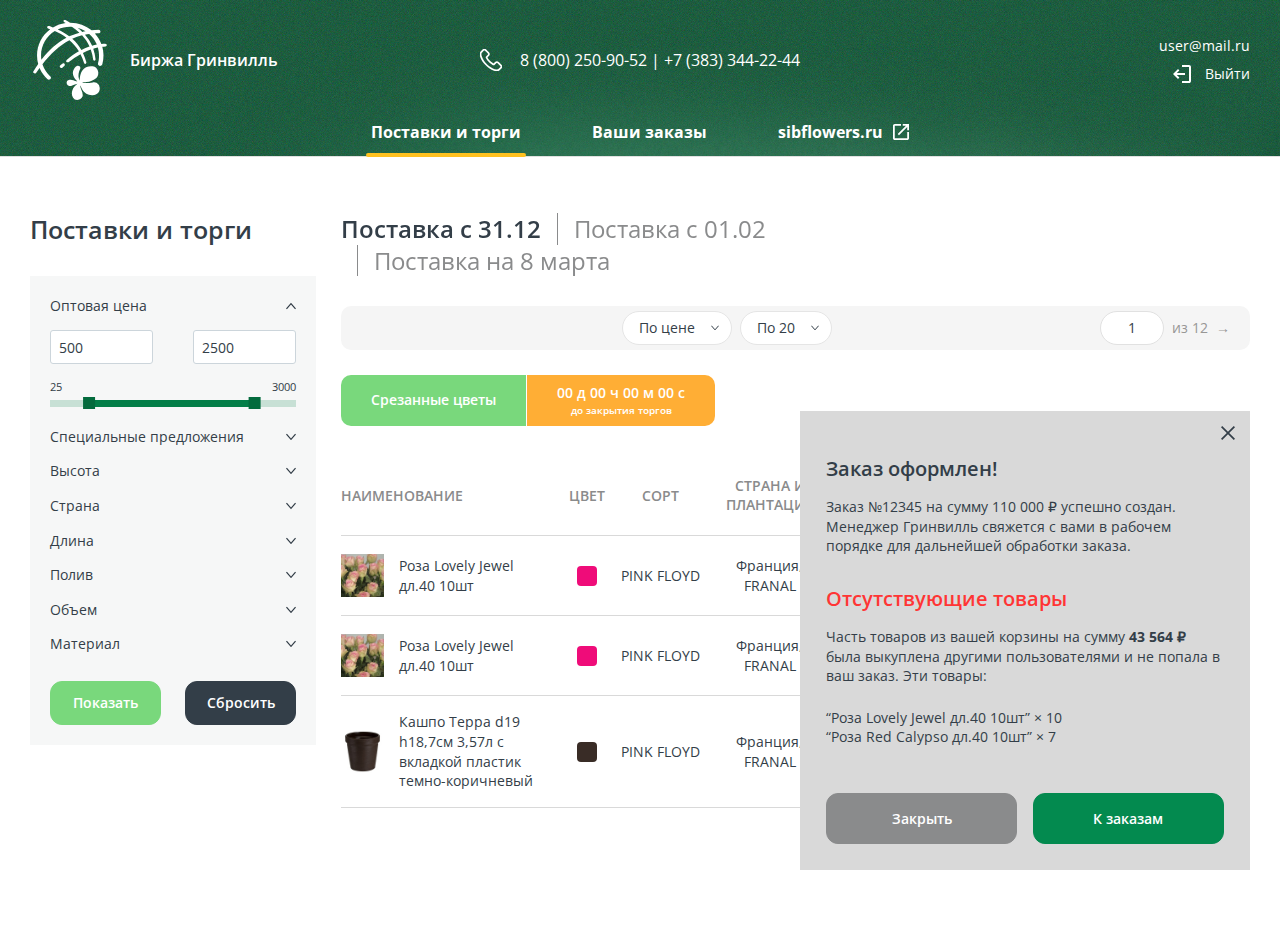
<file: local/templates/main/assets/index_cart-order.html>
<!DOCTYPE HTML>
<html lang="ru">
<head>
	<title>Биржа Гринвилль</title>
	<meta http-equiv="Content-Type" content="text/html; charset=UTF-8">
	<meta name="author" content="" >
	<meta name="description" content="" >
	<meta name="keywords" content="" >

	<link rel="shortcut icon"  href="/favicon.ico" type="image/x-icon" />
	
	<meta name="viewport" content="width=device-width, maximum-scale=2">

	<link rel="preconnect" href="https://fonts.googleapis.com">
	<link rel="preconnect" href="https://fonts.gstatic.com" crossorigin>
	<link rel="stylesheet" href="https://fonts.googleapis.com/css?family=Open+Sans:300,300i,400,400i,500,500i,600,600i,700,700i,800,800i&family=Roboto:wght@400;500;700&display=swap">

	<link href="css/normalize.css" rel="stylesheet" type="text/css" media="all">
	<link href="css/effects.css" rel="stylesheet" type="text/css" media="all">
	<link href="css/nouislider.css" rel="stylesheet" type="text/css" media="all">
	<link href="css/common.css" rel="stylesheet" type="text/css" media="all">
	<link href="css/responsive.css" rel="stylesheet" type="text/css" media="all">

</head>

<body>
	<svg style="position: absolute; width: 0; height: 0; " width="0" height="0" version="1.1" xmlns="http://www.w3.org/2000/svg" xmlns:xlink="http://www.w3.org/1999/xlink">
		<defs>
			<symbol id="icon-close" viewBox="0 0 13 13">
				<path d="M 1.1213563,0 0,1.1213563 5.3786437,6.5000001 0,11.878644 1.1213563,13 6.5000001,7.6213565 11.878644,13 13,11.878644 7.6213565,6.5000001 13,1.1213563 11.878644,0 6.5000001,5.3786437 Z" />
			</symbol>
			<symbol id="icon-arrow-1" viewBox="0 0 16 16">
				<path d="M 3.4298665,0.75257668 11.710046,7.9977339 3.4298665,15.242891" />
			</symbol>
			<symbol id="icon-logo" viewBox="0 0 70 76">
			    <path d="m 56.530889,71.423272 c 9.68481,-0.29883 8.17115,-13.645904 0.102655,-12.150751 -3.630168,0.59766 -8.171149,1.095042 -10.188021,0 1.814581,-0.100278 2.823017,-0.199554 4.236035,-0.399109 3.227599,-0.29883 6.960422,-1.592423 9.379863,-3.882785 3.126957,-2.9883 2.421455,-10.259497 -3.73081,-11.056712 -1.91623,-0.199554 -3.933102,0 -5.447769,0.597661 -3.832459,1.395877 -6.556846,5.777046 -6.656482,12.848689 -2.320812,-3.885793 -0.606874,-8.465515 0.200278,-10.259498 1.313382,-2.787743 -0.705503,-3.983064 -2.419441,-3.584958 -1.816594,0.398106 -3.530533,3.186853 -4.034751,4.880557 -0.907794,3.186853 0.60486,6.573259 3.428884,9.361002 0.30394,0.497382 0.505224,0.696936 0.505224,0.696936 -3.228605,-1.095042 -5.347126,-1.991531 -7.363998,-1.692702 -3.934108,0.497382 -3.329248,5.577492 -0.202291,5.876322 1.714945,0.198552 3.833466,-0.995765 7.767574,-2.191085 -5.446762,3.684234 -6.456205,9.661837 -4.337684,13.146516 1.91623,3.087577 5.34612,2.988301 7.868216,0.796212 4.135393,-3.584957 -1.916229,-9.660834 -0.705502,-12.250027 1.812568,5.777047 5.849331,9.462284 11.59802,9.263732 z M 27.278194,41.740824 c -0.806145,0.797214 -0.806145,0.696936 -1.613297,1.49415 -1.311369,1.393872 0.705503,3.287131 2.319806,1.79298 0.907793,-0.796211 0.605867,-0.59766 1.412011,-1.194317 1.714946,-1.694707 -0.100642,-3.687242 -2.11852,-2.092813 z M 6.0879541,45.607565 C 5.0825374,46.968344 4.0771206,48.36723 3.0696911,49.808232 2.1618974,51.900043 -0.36019909,50.505168 0.0433766,49.210572 1.5922619,46.660489 3.1753655,44.231743 4.7947003,41.911297 4.06605,39.288011 3.6745514,36.527342 3.6745514,33.673415 3.6745514,23.508179 8.5919349,14.489127 16.206533,8.7993225 15.726469,8.6248379 15.260495,8.4413281 14.770367,8.273863 12.147628,7.3773728 13.458997,5.2865652 15.476876,5.7839468 16.61514,6.1970943 17.71818,6.6202698 18.795053,7.0544759 22.416163,4.8704093 26.519351,3.3913007 30.910375,2.796649 30.603416,2.6311894 30.313566,2.4607158 30.002581,2.2972619 27.581127,1.1019417 29.19543,-0.5907601 31.112666,0.20545152 32.493479,0.96054894 33.808874,1.726677 35.07596,2.5008273 c 0.05837,0 0.114733,-0.00402 0.172099,-0.00402 7.747445,0 14.834677,2.7526459 20.326728,7.3173252 2.076251,-0.2226184 4.205842,-0.3760446 6.403871,-0.4452368 2.418434,0.099276 2.52109,2.8880213 0.606873,3.1878553 -1.348607,0.01505 -2.662996,0.0722 -3.959269,0.15142 2.662996,2.893037 4.776484,6.286463 6.191515,10.017827 1.266081,-0.123343 2.51002,-0.197549 3.715715,-0.20858 1.815587,0.09928 2.016872,2.091811 0.201284,2.590195 -0.999378,0.06117 -2.017878,0.161448 -3.048456,0.286797 0.733683,2.63532 1.134239,5.411029 1.134239,8.277993 0,2.888022 -0.404582,5.677771 -1.111091,8.366239 -1.110085,2.589192 -4.436313,1.692702 -4.13338,-0.796211 0.705503,-2.389639 1.110085,-4.880557 1.009443,-7.570028 0,-2.634317 -0.386467,-5.175376 -1.08895,-7.58206 -1.429121,0.299832 -2.885415,0.667855 -4.378947,1.12312 1.108072,3.179832 1.808542,6.519108 2.137643,10.0449 0.100642,1.892257 -1.91623,1.892257 -2.219164,0.498386 -0.409614,-3.418496 -1.204688,-6.660502 -2.346978,-9.742061 -2.374153,0.846351 -4.843915,1.91532 -7.402243,3.218941 1.314389,2.722563 2.370127,5.621615 3.194387,8.713203 0.401563,1.892255 -1.515673,2.39064 -2.11852,0.89649 -0.89471,-2.967242 -2.022911,-5.761003 -3.380576,-8.381281 -3.613059,2.005571 -7.414319,4.490473 -11.447057,7.585069 -1.714945,0.696936 -3.127963,-0.89649 -1.413018,-2.192089 3.700618,-3.263064 7.513956,-5.938495 11.331319,-8.099498 -2.41441,-3.967019 -5.415563,-7.494818 -8.98434,-10.586405 -9.463397,4.936712 -17.623476,12.597993 -25.6396363,22.837435 1.5035963,4.628857 4.2169133,8.704177 7.7585163,11.88401 1.210727,1.49415 -1.209721,3.685236 -2.924666,2.489917 C 10.412555,53.38416 7.8200083,49.716974 6.0879541,45.60756 Z M 53.533761,25.209906 c -1.755202,-3.822618 -4.11929,-7.366461 -7.084213,-10.629525 -3.262824,0.839331 -6.358581,1.942396 -9.325517,3.297158 3.579848,3.159777 6.448154,6.68156 8.705561,10.600444 2.587514,-1.319665 5.164963,-2.403676 7.704169,-3.268077 z M 53.225795,13.243668 c -1.362697,0.190529 -2.693188,0.428189 -4.003551,0.697938 2.932717,3.300167 5.176034,6.784846 6.803421,10.489135 1.523724,-0.438216 3.02732,-0.797214 4.505756,-1.081002 -1.624367,-3.909861 -4.142438,-7.360445 -7.305626,-10.106071 z M 42.205462,7.4114675 c 1.617322,1.266518 3.115886,2.5601113 4.482609,3.8817825 0.997365,-0.231643 2.01184,-0.441225 3.040404,-0.631755 C 47.427792,9.2305202 44.89865,8.1244479 42.205462,7.4114675 Z M 23.353143,9.0460077 C 27.4986,11.00545 31.129775,13.167456 34.285918,15.556091 37.3384,14.133138 40.543857,12.948848 43.920407,12.008236 41.886426,10.085896 39.620967,8.273863 37.124031,6.568125 36.437651,6.516982 35.745232,6.483891 35.045768,6.483891 30.862067,6.481891 26.900785,7.4034453 23.353143,9.0460077 Z M 7.5080172,33.673415 c 0,1.395878 0.1127193,2.760669 0.3160168,4.097382 C 14.784457,28.702608 22.509761,21.675088 31.607826,16.877762 28.335944,14.449015 24.649416,12.337149 20.563338,10.536147 12.723302,15.323444 7.5080172,23.884224 7.5080172,33.673415 Z" />
			</symbol>
			<symbol id="icon-phone" viewBox="0 0 18 18">
			    <path d="m 3.6054688,-0.25 c -0.5441223,0 -1.0662116,0.22958015 -1.5039063,0.64648438 L 2.0996094,0.3984375 0.69726562,1.796875 C 0.14964815,2.3418559 -0.167866,3.0210464 -0.23242188,3.7871094 v 0.00195 c -0.0745412,0.9364892 0.099755,1.9223158 0.53515626,3.0898437 0.6659002,1.8004722 1.67245782,3.4725299 3.15429692,5.2460939 1.8040103,2.149222 3.9794244,3.843777 6.4589843,5.041016 l 0.00195,0.002 c 0.9403904,0.442952 2.2163584,0.982748 3.6582034,1.076172 h 0.0039 0.0059 c 0.08295,0.0019 0.167966,0.0059 0.261718,0.0059 0.987662,0 1.820094,-0.355231 2.470703,-1.058594 0.0057,-0.0044 0.02084,-0.0106 0.05273,-0.06641 l -0.02539,0.03516 c 0.20454,-0.246013 0.44526,-0.473819 0.705078,-0.724609 0.177109,-0.170064 0.357873,-0.34785 0.533203,-0.529297 0.435186,-0.452112 0.667169,-0.987134 0.666016,-1.525391 -0.0012,-0.538256 -0.236516,-1.068238 -0.677734,-1.507812 l -2.246094,-2.236328 c -0.41978,-0.436306 -0.946327,-0.681641 -1.498047,-0.681641 -0.552068,0 -1.077211,0.246276 -1.507812,0.675781 v -0.002 l -1.210938,1.207032 c -0.07173,-0.03745 -0.14448,-0.07768 -0.212891,-0.111329 h -0.002 c -0.148264,-0.07463 -0.278104,-0.141739 -0.386718,-0.210937 l -0.002,-0.002 C 9.3103044,10.756786 8.2229049,9.7692892 7.1777344,8.4921875 6.6943415,7.8820056 6.3905687,7.3778749 6.1542969,6.8710937 6.4541453,6.5926053 6.743003,6.3089996 7.015625,6.03125 h 0.00195 V 6.0293 C 7.1270134,5.9159532 7.2428671,5.8020547 7.359375,5.6855469 H 7.357425 C 7.7992227,5.2459277 8.0546875,4.7154774 8.0546875,4.1660156 8.0546875,3.6188112 7.8049426,3.0864012 7.359375,2.6464844 L 7.357425,2.6445344 6.2441437,1.5351593 h -0.00195 C 6.1129833,1.4069383 5.9918335,1.2809771 5.8652344,1.1503906 h -0.00195 v -0.00195 C 5.6174307,0.89661491 5.3586389,0.6355564 5.0996094,0.39648438 4.6747742,-0.01954592 4.153871,-0.25 3.6054688,-0.25 Z m 0,0.5 C 4.0170656,0.25 4.4028359,0.41393731 4.75,0.75390625 l 0.00195,0.001953 0.00391,0.003906 c 0.2489609,0.22943462 0.5037518,0.48605125 0.75,0.73828125 0.1274,0.1314136 0.2519695,0.2588436 0.384765,0.3906254 L 7.0058594,3 v 0.00195 c 0.3711309,0.3656865 0.5488281,0.7661158 0.5488281,1.1640625 0,0.3965373 -0.1806298,0.7996356 -0.5488281,1.1660156 C 6.8903675,5.4475232 6.7727677,5.5629845 6.6582031,5.6816406 6.3400847,6.0057357 6.0146335,6.3340949 5.6699219,6.6445312 L 5.5371094,6.765625 5.609375,6.9296875 c 0.2619399,0.6021486 0.635189,1.1902348 1.1796875,1.8769531 l 0.00195,0.00195 c 1.0724939,1.3104884 2.2012836,2.3399824 3.4472655,3.1269534 0.138962,0.08853 0.284567,0.161315 0.433594,0.236328 h 0.002 c 0.117432,0.05774 0.242413,0.121329 0.361328,0.1875 l 0.164063,0.0918 1.472656,-1.466797 c 0.355398,-0.354494 0.750319,-0.529297 1.15625,-0.529297 0.406279,0 0.796452,0.171651 1.138672,0.527344 v 0.002 l 2.251953,2.244141 c 0.363781,0.362425 0.530403,0.759054 0.53125,1.154297 8.46e-4,0.394695 -0.164618,0.800332 -0.525391,1.175781 -0.168669,0.174553 -0.346593,0.347689 -0.521484,0.515625 -0.258181,0.249209 -0.512728,0.491592 -0.742187,0.767578 v 0.002 l -0.0039,0.0039 -0.002,0.002 -0.002,0.002 C 15.38662,17.464485 14.721403,17.75 13.847656,17.75 c -0.07519,0 -0.153559,-0.0037 -0.240234,-0.0059 C 12.27127,17.65752 11.054468,17.14985 10.130859,16.714803 7.7154396,15.548153 5.5992372,13.900755 3.8398438,11.804688 2.3856858,10.064255 1.4155829,8.4466024 0.77148437,6.7050781 0.35288649,5.5826084 0.19816632,4.675634 0.265625,3.828125 0.321017,3.1708066 0.57921229,2.6191857 1.0507812,2.1503906 L 2.4472656,0.75976562 C 2.8095701,0.41467061 3.199592,0.25 3.6054688,0.25 Z m 0.00195,0.4140625 c -0.3095859,0 -0.6109391,0.14367951 -0.8632813,0.3867187 l -0.00195,0.00195 -1.3945313,1.3886719 C 0.95181291,2.836147 0.73126114,3.3163529 0.68164062,3.8632813 v 0.00195 c -0.0637315,0.796644 0.0912111,1.6612281 0.48437498,2.7089843 0.6329656,1.6998351 1.5907913,3.2857928 3.0019531,4.9765624 1.7180602,2.048301 3.7916828,3.662515 6.1523443,4.800781 l 0.002,0.002 c 0.86706,0.411297 2.035653,0.904853 3.318359,0.986328 0.06448,0.004 0.136521,0.0078 0.210938,0.0078 0.716631,0 1.316148,-0.251803 1.787109,-0.757812 l 0.0039,-0.0059 0.0059,-0.0039 c 0.236457,-0.282224 0.501051,-0.537416 0.763671,-0.791015 0.17691,-0.168869 0.34227,-0.331207 0.503907,-0.501954 0.258039,-0.267073 0.413675,-0.568396 0.416015,-0.884765 0.0023,-0.31637 -0.151509,-0.616925 -0.408203,-0.873047 l -2.25,-2.240234 c -0.172259,-0.182879 -0.458417,-0.408204 -0.845703,-0.408204 -0.31526,0 -0.611813,0.153979 -0.861328,0.402344 l -1.400391,1.396485 c -0.0643,0.06327 -0.189175,0.18164 -0.382812,0.18164 -0.07698,0 -0.155495,-0.01839 -0.25,-0.06641 l -0.0039,-0.002 -0.0039,-0.002 c 0.0046,0.0021 -0.01016,-0.0066 -0.01172,-0.0078 l -0.02149,-0.01172 c -0.130295,-0.08093 -0.267322,-0.151227 -0.410156,-0.222656 l -0.002,-0.002 c -0.163694,-0.08384 -0.327336,-0.160983 -0.470703,-0.253906 v -0.002 h -0.002 C 8.7296712,11.482736 7.5676625,10.432713 6.4589844,9.0703125 5.8450521,8.2998667 5.4592553,7.6670715 5.1816406,7.0019531 l -0.00195,-0.00586 -0.00195,-0.00781 C 5.1454852,6.8919636 5.126175,6.8025219 5.1367187,6.7167969 5.1472625,6.6310719 5.1798709,6.5404371 5.3027344,6.4179687 l 0.00586,-0.00781 h 0.00195 c 0.0042,-0.0037 0.00753,-0.00802 0.011719,-0.011719 0.3633775,-0.3209971 0.6900598,-0.6538919 1.0332031,-1 C 6.4729926,5.2809137 6.5881613,5.1628092 6.703125,5.0488281 h 0.00195 c 0.2615302,-0.2604029 0.4257813,-0.5574202 0.4257813,-0.875 0,-0.3182066 -0.1642511,-0.614597 -0.4257813,-0.875 L 5.5878906,2.1875 C 5.4548706,2.0514959 5.3252811,1.92294 5.2011719,1.7949219 l -0.00195,-0.00195 C 4.9459512,1.5367099 4.7087333,1.2917261 4.4511719,1.0546875 l 0.00781,0.00977 C 4.2114615,0.81228193 3.9150242,0.6640625 3.6074219,0.6640625 Z m 0,0.5 c 0.1503972,0 0.317617,0.068172 0.4960937,0.25 l 0.00391,0.00391 0.00391,0.00586 c 0.2444381,0.224961 0.47769,0.4629626 0.7324219,0.7207032 0.1286459,0.1326471 0.2590345,0.2619475 0.3886719,0.3945312 l 0.00195,0.00195 1.1171875,1.1113282 c 0.2024693,0.2015966 0.2792969,0.3756914 0.2792969,0.5214843 0,0.1444198 -0.076828,0.3179347 -0.2792969,0.5195313 C 6.2325264,4.811378 6.1164291,4.9304459 6.0019531,5.0449219 v 0.00195 C 5.6534203,5.3984124 5.3316735,5.725901 4.9804687,6.0351562 l -0.00586,0.00391 -0.00586,0.00586 c 8.225e-4,-8.225e-4 -0.01057,0.010569 -0.017578,0.017578 -7.401e-4,7.377e-4 -0.00122,0.00121 -0.00195,0.00195 C 4.7625303,6.251426 4.664487,6.4622415 4.640625,6.65625 c -0.023768,0.1932476 0.020077,0.3590024 0.0625,0.4863281 3.353e-4,0.00101 -3.352e-4,0.00291 0,0.00391 0.00626,0.018857 0.014399,0.03911 0.013672,0.037109 l 0.00195,0.00586 0.00195,0.00391 c 0.2980778,0.7141447 0.7147284,1.3950115 1.3496094,2.1914062 v 0.00195 c 1.1373196,1.3975967 2.3420658,2.4864537 3.6699219,3.3261727 0.1791165,0.115811 0.3588887,0.201923 0.5136717,0.28125 h 0.002 c 0.148808,0.0744 0.281619,0.143764 0.390625,0.21289 l 0.0098,0.0059 0.01172,0.0059 c -0.0053,-0.0027 0.01182,0.0078 0.03906,0.02148 5.91e-4,3.01e-4 0.0014,-2.99e-4 0.002,0 0.152967,0.07741 0.314213,0.121094 0.47461,0.121094 0.405555,0 0.668433,-0.261244 0.734375,-0.326172 h 0.002 l 1.400391,-1.396484 c 0.184484,-0.183634 0.357073,-0.257813 0.507812,-0.257813 0.180713,0 0.360729,0.124832 0.480469,0.251954 l 0.0039,0.002 2.259766,2.248047 c 0.192305,0.191877 0.260925,0.358744 0.259765,0.515625 -0.0012,0.15688 -0.07643,0.335089 -0.27539,0.541015 l -0.002,0.002 c -0.153773,0.162533 -0.313878,0.319853 -0.488281,0.486328 l -0.002,0.002 c -0.258246,0.249374 -0.534105,0.513303 -0.791015,0.818359 -0.389039,0.41799 -0.814509,0.599609 -1.421875,0.599609 -0.05358,0 -0.116173,-0.0038 -0.179688,-0.0078 -1.173291,-0.07452 -2.285827,-0.536752 -3.134766,-0.939453 v 0.002 C 8.2401953,14.794815 6.2264893,13.225643 4.5527344,11.230469 3.1683466,9.5717781 2.2458034,8.0399876 1.6347656,6.3984375 1.2579303,5.3941958 1.1234191,4.6096045 1.1796875,3.90625 1.2203526,3.4621006 1.3794794,3.1157182 1.7011719,2.7949219 l 1.390625,-1.3847657 0.00195,-0.00195 C 3.2745594,1.2349728 3.453712,1.1640625 3.6074219,1.1640625 Z M 3.648,11.965 c 1.782,2.123 3.928,3.794 6.376,4.976 0.932,0.439 2.179,0.963 3.568,1.053 0.087,0.002 0.169,0.006 0.255,0.006 0.932,0 1.682,-0.32 2.291,-0.98 0.004,-0.004 0.012,-0.012 0.016,-0.019 0.217,-0.261 0.464,-0.496 0.723,-0.746 0.176,-0.169 0.355,-0.344 0.527,-0.522 0.797,-0.828 0.797,-1.88 -0.008,-2.682 l -2.25,-2.241 c -0.381,-0.396 -0.838,-0.605 -1.317,-0.605 -0.479,0 -0.94,0.21 -1.333,0.602 l -1.34,1.334 C 11.032,12.072 10.905,12.007 10.785,11.948 10.636,11.873 10.497,11.803 10.373,11.724 9.152,10.953 8.044,9.945 6.985,8.651 6.449,7.975 6.089,7.407 5.838,6.83 6.19,6.513 6.519,6.181 6.838,5.856 6.95,5.74 7.066,5.625 7.182,5.509 7.587,5.106 7.804,4.639 7.804,4.166 7.804,3.693 7.591,3.226 7.182,2.823 L 6.067,1.712 C 5.936,1.582 5.812,1.455 5.685,1.324 5.438,1.071 5.18,0.81 4.925,0.575 4.539,0.197 4.086,0 3.606,0 3.131,0 2.674,0.197 2.274,0.578 l -1.4,1.395 C 0.364,2.48 0.076,3.096 0.016,3.808 -0.055,4.7 0.11,5.647 0.537,6.792 1.192,8.563 2.18,10.208 3.648,11.965 Z M 0.93,3.886 C 0.975,3.39 1.166,2.976 1.525,2.618 L 2.918,1.231 C 3.135,1.022 3.375,0.914 3.607,0.914 3.836,0.914 4.068,1.022 4.281,1.239 4.532,1.47 4.768,1.712 5.022,1.969 5.149,2.1 5.28,2.23 5.412,2.365 L 6.528,3.476 C 6.76,3.707 6.88,3.942 6.88,4.174 6.88,4.405 6.76,4.64 6.528,4.871 6.411,4.987 6.295,5.106 6.179,5.222 5.831,5.573 5.505,5.905 5.145,6.222 5.138,6.229 5.134,6.232 5.127,6.24 4.816,6.55 4.865,6.844 4.94,7.068 c 0.003,0.011 0.007,0.019 0.011,0.03 0.288,0.69 0.689,1.346 1.314,2.13 1.123,1.38 2.306,2.45 3.609,3.274 0.162,0.105 0.334,0.187 0.494,0.269 0.15,0.075 0.289,0.146 0.412,0.224 0.016,0.008 0.026,0.016 0.041,0.023 0.124,0.063 0.244,0.093 0.363,0.093 0.3,0 0.494,-0.19 0.559,-0.254 l 1.4,-1.396 c 0.217,-0.216 0.452,-0.331 0.685,-0.331 0.284,0 0.517,0.176 0.663,0.331 l 2.257,2.245 c 0.449,0.448 0.446,0.934 -0.011,1.407 -0.158,0.167 -0.322,0.328 -0.498,0.496 -0.262,0.253 -0.535,0.514 -0.783,0.81 -0.43,0.462 -0.943,0.679 -1.605,0.679 -0.064,0 -0.131,-0.004 -0.195,-0.008 C 12.428,17.012 11.287,16.534 10.429,16.127 8.1,15.004 6.056,13.413 4.36,11.391 2.962,9.716 2.023,8.157 1.401,6.486 1.016,5.46 0.87,4.636 0.93,3.886 Z" />
			</symbol>
			<symbol id="icon-login" viewBox="0 0 18 18">
			    <path d="M 9 0 L 9 2 L 16 2 L 16 16 L 9 16 L 9 18 L 16 18 C 16.549999 18 17.02041 17.803809 17.412109 17.412109 C 17.803809 17.02041 18 16.549999 18 16 L 18 2 C 18 1.4500005 17.803809 0.97955723 17.412109 0.58789062 C 17.02041 0.19622402 16.549999 0 16 0 L 9 0 z M 7 4 L 5.625 5.4492188 L 8.1757812 8 L 0 8 L 0 10 L 8.1757812 10 L 5.625 12.550781 L 7 14 L 12 9 L 7 4 z " />
			</symbol>
			<symbol id="icon-logout" viewBox="0 0 18 18">
			    <path d="M 9 0 L 9 2 L 16 2 L 16 16 L 9 16 L 9 18 L 16 18 C 16.549998 18 17.020411 17.803809 17.412109 17.412109 C 17.803809 17.020411 18 16.549998 18 16 L 18 2 C 18 1.450001 17.803809 0.97955684 17.412109 0.58789062 C 17.020411 0.19622442 16.549998 0 16 0 L 9 0 z M 5 4 L 0 9 L 5 14 L 6.375 12.550781 L 3.8242188 10 L 12 10 L 12 8 L 3.8242188 8 L 6.375 5.4492188 L 5 4 z " />
			</symbol>
			<symbol id="icon-link-outer" viewBox="0 0 18 18">
			    <path d="M2 18C1.45 18 0.979167 17.8042 0.5875 17.4125C0.195833 17.0208 0 16.55 0 16V2C0 1.45 0.195833 0.979167 0.5875 0.5875C0.979167 0.195833 1.45 0 2 0H9V2H2V16H16V9H18V16C18 16.55 17.8042 17.0208 17.4125 17.4125C17.0208 17.8042 16.55 18 16 18H2ZM6.7 12.7L5.3 11.3L14.6 2H11V0H18V7H16V3.4L6.7 12.7Z" />
			</symbol>
			<symbol id="icon-box" viewBox="0 0 18 18">
			    <path d="m 9,0.09570306 c -0.2858994,0 -0.5560242,0.07193016 -0.8085938,0.21679688 L 1.8085937,3.9921874 C 1.5560442,4.1370572 1.3577935,4.3333017 1.2148437,4.5820311 1.0718939,4.8307507 1,5.1008955 1,5.3906249 v 7.2187501 c 0,0.2898 0.071894,0.559894 0.2148437,0.808594 0.1429498,0.2487 0.3412005,0.444945 0.59375,0.589843 l 6.3828125,3.677735 c 0.2525696,0.1449 0.5226944,0.21875 0.8085938,0.21875 0.2858994,0 0.5560242,-0.07385 0.8085938,-0.21875 l 6.3828122,-3.677735 c 0.2526,-0.144898 0.45075,-0.341143 0.59375,-0.589843 C 16.928056,13.169269 17,12.899175 17,12.609375 V 5.3906249 C 17,5.1008955 16.92806,4.8307507 16.785156,4.5820311 16.642156,4.3333017 16.444006,4.1370572 16.191406,3.9921874 L 9.8085938,0.31249994 C 9.5560242,0.16763322 9.2858994,0.09570306 9,0.09570306 Z M 9,1.0761718 c 0.1025698,0 0.206024,0.033556 0.3085938,0.097656 l 6.1171872,3.5390625 -2.714843,1.5625 -6.4101568,-3.7265625 2.390625,-1.375 C 8.793976,1.1097282 8.8974302,1.0761718 9,1.0761718 Z M 5.2753906,3.1464843 11.699219,6.8593749 9,8.4277343 2.5742188,4.7128905 Z M 2,5.5234374 8.5,9.2871093 V 16.712891 L 2.3085938,13.123047 C 2.206024,13.058947 2.1274617,12.982278 2.0761719,12.892578 2.0248919,12.802878 2,12.706116 2,12.603516 Z m 14,0 v 7.0800786 c 0,0.1026 -0.02487,0.199362 -0.07617,0.289062 -0.0513,0.0897 -0.129822,0.166369 -0.232422,0.230469 L 9.5,16.712891 V 9.2871093 Z" />
			</symbol>
			<symbol id="icon-info" viewBox="0 0 20 20">
			    <path d="M 10 0 C 8.6166714 -7.4014794e-17 7.3162782 0.2621099 6.0996094 0.78710938 C 4.8829406 1.3121089 3.8257804 2.0257821 2.9257812 2.9257812 C 2.0257822 3.8257803 1.3121088 4.8829406 0.78710938 6.0996094 C 0.2621099 7.3162782 0 8.6166714 0 10 C -7.4014794e-17 11.383299 0.2621099 12.683692 0.78710938 13.900391 C 1.3121089 15.117089 2.0257821 16.17422 2.9257812 17.074219 C 3.8257803 17.974218 4.8829406 18.687891 6.0996094 19.212891 C 7.3162782 19.73789 8.6166714 20 10 20 C 11.383299 20 12.683692 19.73789 13.900391 19.212891 C 15.117089 18.687891 16.17422 17.974218 17.074219 17.074219 C 17.974218 16.17422 18.687891 15.117089 19.212891 13.900391 C 19.73789 12.683692 20 11.383299 20 10 C 20 8.6166714 19.73789 7.3162782 19.212891 6.0996094 C 18.687891 4.8829406 17.974218 3.8257804 17.074219 2.9257812 C 16.17422 2.0257822 15.117089 1.3121088 13.900391 0.78710938 C 12.683692 0.2621099 11.383299 0 10 0 z M 10 2 C 12.233298 2 14.125783 2.7742203 15.675781 4.3242188 C 17.22578 5.8742172 18 7.7666722 18 10 C 18 12.233298 17.22578 14.125783 15.675781 15.675781 C 14.125783 17.22578 12.233298 18 10 18 C 7.7666722 18 5.8742172 17.22578 4.3242188 15.675781 C 2.7742203 14.125783 2 12.233298 2 10 C 2 7.7666722 2.7742203 5.8742172 4.3242188 4.3242188 C 5.8742172 2.7742203 7.7666722 2 10 2 z M 10 5 C 9.7166703 5 9.4787792 5.0954396 9.2871094 5.2871094 C 9.0954396 5.4787792 9 5.7166703 9 6 C 9 6.2833297 9.0954396 6.5212208 9.2871094 6.7128906 C 9.4787792 6.9045604 9.7166703 7 10 7 C 10.2833 7 10.521191 6.9045604 10.712891 6.7128906 C 10.90459 6.5212208 11 6.2833297 11 6 C 11 5.7166703 10.90459 5.4787792 10.712891 5.2871094 C 10.521191 5.0954396 10.2833 5 10 5 z M 9 9 L 9 15 L 11 15 L 11 9 L 9 9 z " />
			</symbol>
			<symbol id="icon-filter" viewBox="0 0 24 24">
			    <path d="M 19.2,0 C 17.645573,0 16.307425,1.0075354 15.808594,2.4 H 2.4 A 1.2,1.2 0 0 0 1.2,3.6 1.2,1.2 0 0 0 2.4,4.8 H 15.808594 C 16.307425,6.1924646 17.645573,7.2 19.2,7.2 21.174007,7.2 22.8,5.5740077 22.8,3.6 22.8,1.6259923 21.174007,0 19.2,0 Z m 0,2.4 c 0.676954,0 1.2,0.5230462 1.2,1.2 0,0.6769538 -0.523046,1.2 -1.2,1.2 C 18.523046,4.8 18,4.2769538 18,3.6 18,2.9230462 18.523046,2.4 19.2,2.4 Z m -7.2,6 c -1.554427,0 -2.892575,1.007535 -3.391406,2.4 H 2.4 A 1.2,1.2 0 0 0 1.2,12 1.2,1.2 0 0 0 2.4,13.2 h 6.208594 c 0.498831,1.392464 1.836979,2.4 3.391406,2.4 1.554427,0 2.892575,-1.007536 3.391406,-2.4 H 21.6 A 1.2,1.2 0 0 0 22.8,12 1.2,1.2 0 0 0 21.6,10.8 H 15.391406 C 14.892575,9.407535 13.554427,8.4 12,8.4 Z m 0,2.4 c 0.676954,0 1.2,0.523046 1.2,1.2 0,0.676954 -0.523046,1.2 -1.2,1.2 -0.676954,0 -1.2,-0.523046 -1.2,-1.2 0,-0.676954 0.523046,-1.2 1.2,-1.2 z m -7.2,6 c -1.9740077,0 -3.6,1.625993 -3.6,3.6 0,1.974007 1.6259923,3.6 3.6,3.6 1.5544278,0 2.892575,-1.007536 3.3914063,-2.4 H 21.6 a 1.2,1.2 0 0 0 1.2,-1.2 1.2,1.2 0 0 0 -1.2,-1.2 H 8.1914063 C 7.692575,17.807536 6.3544278,16.8 4.8,16.8 Z m 0,2.4 c 0.6769538,0 1.2,0.523046 1.2,1.2 0,0.676954 -0.5230462,1.2 -1.2,1.2 -0.6769538,0 -1.2,-0.523046 -1.2,-1.2 0,-0.676954 0.5230462,-1.2 1.2,-1.2 z" />
			</symbol>
			<symbol id="icon-email" viewBox="0 0 44 44">
				<path d="M 6,6 C 2.6933005,6 0,8.6933005 0,12 v 20 c 0,3.306699 2.6933005,6 6,6 h 32 c 3.306699,0 6,-2.693301 6,-6 V 12 C 44,8.6933005 41.306699,6 38,6 Z m 0,2 h 32 c 0.752107,0 1.448308,0.2055596 2.044922,0.5566406 L 25.751953,23.027344 c -1.9488,1.973154 -5.097224,1.993993 -7.070312,0.04492 L 3.9746094,8.5449219 C 4.5668816,8.2009955 5.2561754,8 6,8 Z M 2.5566406,9.9550781 16.105469,23.339844 2.6464844,34.193359 C 2.2389251,33.56573 2,32.815198 2,32 V 12 C 2,11.247893 2.2055596,10.551692 2.5566406,9.9550781 Z M 41.455078,9.9746094 C 41.799004,10.566882 42,11.256175 42,12 v 20 c 0,0.815198 -0.238925,1.56573 -0.646484,2.193359 L 28.095703,23.501953 Z M 17.552734,24.742188 c 2.580834,2.292177 6.465601,2.347725 9.101563,0.167968 L 39.851562,35.552734 C 39.299702,35.836926 38.671613,36 38,36 H 6 C 5.3283869,36 4.7002975,35.836926 4.1484375,35.552734 Z" />
			</symbol>
			<symbol id="icon-moderation" viewBox="0 0 22 22">
				<path d="M7.6 21.5L5.7 18.3L2.1 17.5L2.45 13.8L0 11L2.45 8.2L2.1 4.5L5.7 3.7L7.6 0.5L11 1.95L14.4 0.5L16.3 3.7L19.9 4.5L19.55 8.2L22 11L19.55 13.8L19.9 17.5L16.3 18.3L14.4 21.5L11 20.05L7.6 21.5ZM8.45 18.95L11 17.85L13.6 18.95L15 16.55L17.75 15.9L17.5 13.1L19.35 11L17.5 8.85L17.75 6.05L15 5.45L13.55 3.05L11 4.15L8.4 3.05L7 5.45L4.25 6.05L4.5 8.85L2.65 11L4.5 13.1L4.25 15.95L7 16.55L8.45 18.95ZM11 16C11.2833 16 11.5208 15.9042 11.7125 15.7125C11.9042 15.5208 12 15.2833 12 15C12 14.7167 11.9042 14.4792 11.7125 14.2875C11.5208 14.0958 11.2833 14 11 14C10.7167 14 10.4792 14.0958 10.2875 14.2875C10.0958 14.4792 10 14.7167 10 15C10 15.2833 10.0958 15.5208 10.2875 15.7125C10.4792 15.9042 10.7167 16 11 16ZM10 12H12V6H10V12Z" />
			</symbol>
			<symbol id="icon-confirmation" viewBox="0 0 22 22">
				<path d="M7.6 21.5L5.7 18.3L2.1 17.5L2.45 13.8L0 11L2.45 8.2L2.1 4.5L5.7 3.7L7.6 0.5L11 1.95L14.4 0.5L16.3 3.7L19.9 4.5L19.55 8.2L22 11L19.55 13.8L19.9 17.5L16.3 18.3L14.4 21.5L11 20.05L7.6 21.5ZM8.45 18.95L11 17.85L13.6 18.95L15 16.55L17.75 15.9L17.5 13.1L19.35 11L17.5 8.85L17.75 6.05L15 5.45L13.55 3.05L11 4.15L8.4 3.05L7 5.45L4.25 6.05L4.5 8.85L2.65 11L4.5 13.1L4.25 15.95L7 16.55L8.45 18.95ZM9.95 14.55L15.6 8.9L14.2 7.45L9.95 11.7L7.8 9.6L6.4 11L9.95 14.55Z" />
			</symbol>
			<symbol id="icon-cancellation" viewBox="0 0 22 22">
				<path d="M 7.4,16 11,12.4 14.6,16 16,14.6 12.4,11 16,7.4 14.6,6 11,9.6 7.4,6 6,7.4 9.6,11 6,14.6 Z M 4,20 C 3.45,20 2.979167,19.8042 2.5875,19.4125 2.195833,19.0208 2,18.55 2,18 V 4 C 2,3.45 2.195833,2.979167 2.5875,2.5875 2.979167,2.195833 3.45,2 4,2 h 14 c 0.55,0 1.0208,0.195833 1.4125,0.5875 C 19.8042,2.979167 20,3.45 20,4 v 14 c 0,0.55 -0.1958,1.0208 -0.5875,1.4125 C 19.0208,19.8042 18.55,20 18,20 Z M 4,18 H 18 V 4 H 4 Z" />
			</symbol>
			<symbol id="icon-edit" viewBox="0 0 22 22">
				<path d="M 4,18 H 5.425 L 15.2,8.225 13.775,6.8 4,16.575 Z M 2,20 V 15.75 L 15.2,2.575 C 15.4,2.391667 15.6208,2.25 15.8625,2.15 16.1042,2.05 16.3583,2 16.625,2 16.8917,2 17.15,2.05 17.4,2.15 17.65,2.25 17.8667,2.4 18.05,2.6 L 19.425,4 c 0.2,0.18333 0.3458,0.4 0.4375,0.65 C 19.9542,4.9 20,5.15 20,5.4 20,5.66667 19.9542,5.92083 19.8625,6.1625 19.7708,6.40417 19.625,6.625 19.425,6.825 L 6.25,20 Z M 14.475,7.525 13.775,6.8 15.2,8.225 Z" />
			</symbol>
	
			<symbol id="icon-social-telegram" viewBox="0 0 24 24">
			    <path d="M 21.786808,5.2482784 18.816085,19.258056 c -0.224103,0.988767 -0.808565,1.234843 -1.639147,0.769041 l -4.526357,-3.335459 -2.184086,2.100572 c -0.241699,0.241699 -0.443829,0.443873 -0.909631,0.443873 l 0.325169,-4.609852 8.389141,-7.5805486 c 0.364737,-0.325212 -0.07909,-0.50537 -0.566911,-0.180159 L 7.333193,13.395782 2.86836,11.998333 C 1.897145,11.695094 1.879593,11.027117 3.070491,10.561316 L 20.534318,3.8333044 c 0.808565,-0.303239 1.516109,0.180158 1.252438,1.415 z" />
			</symbol>
			<symbol id="icon-social-youtube" viewBox="0 0 24 24">
			    <path d="M 23.498493,6.2028664 C 24,8.0866744 24,12.017037 24,12.017037 c 0,0 0,3.930394 -0.501507,5.814215 -0.276031,1.039278 -1.089274,1.823726 -2.121859,2.101473 C 19.504972,20.437493 12,20.437493 12,20.437493 c 0,0 -7.504963,0 -9.376634,-0.504768 C 1.590781,19.654978 0.77754,18.87053 0.501507,17.831252 0,15.947444 0,12.017037 0,12.017037 c 0,0 0,-3.9303496 0.501507,-5.8141706 0.27603,-1.039322 1.089274,-1.857802 2.121859,-2.135592 C 4.495028,3.5625064 12,3.5625064 12,3.5625064 c 0,0 7.505007,0 9.376634,0.504768 1.032585,0.277747 1.845826,1.09627 2.121859,2.135592 z M 9.545449,15.58552 15.818144,12.017116 9.545449,8.4485414 v 7.1369656 z" />
			</symbol>
			<symbol id="icon-social-vk" viewBox="0 0 24 24">
			    <path d="m 23.296629,5.9223854 c -0.325212,1.507313 -3.484847,5.9545756 -3.489268,5.9589706 -0.272426,0.439452 -0.382289,0.659178 0,1.151374 0.149431,0.210928 3.476093,3.366185 3.968288,4.899891 0.215306,0.729472 -0.158229,1.09863 -0.8965,1.09863 h -2.58839 c -0.984347,0 -1.274411,-0.786637 -3.03222,-2.544445 -1.538082,-1.480919 -2.19726,-1.674295 -2.579548,-1.674295 -0.826206,0 -0.676774,0.276846 -0.676774,3.212377 0,0.637205 -0.202131,1.006363 -1.850076,1.006363 -2.742199,0 -5.756823,-1.665541 -7.896955,-4.737294 C 1.042765,9.7939674 0.163861,6.3882134 0.163861,5.7026684 c 0,-0.386709 0.149431,-0.733893 0.887701,-0.733893 h 2.588391 c 0.663555,0 0.914052,0.290021 1.168925,1.006362 1.265614,3.691398 3.401377,6.9169316 4.280281,6.9169316 0.329589,0 0.478977,-0.153808 0.478977,-0.988767 V 8.0888674 c -0.09664,-1.757809 -1.028292,-1.902819 -1.028292,-2.52685 0,-0.285644 0.246076,-0.59326 0.659178,-0.59326 h 4.06931 c 0.544938,0 0.729517,0.294441 0.729517,0.953619 v 5.1284066 c 0,0.549315 0.250453,0.742647 0.413059,0.742647 0.329589,0 0.606435,-0.193332 1.208493,-0.79539 1.863294,-2.0830206 3.181651,-5.2953976 3.181651,-5.2953976 0.162606,-0.386709 0.465801,-0.733894 1.12498,-0.733894 h 2.58839 c 0.782216,0 0.944822,0.404305 0.782216,0.95362 z" />
			</symbol>
			<symbol id="icon-social-ok" viewBox="0 0 24 24">
			    <path d="m 17.056174,15.424227 c -1.204072,0.764664 -2.860816,1.067859 -3.955069,1.182143 l 0.918472,0.905254 3.353012,3.353011 c 1.226088,1.256859 -0.769042,3.221175 -2.008305,2.008305 -0.839337,-0.852555 -2.069803,-2.083021 -3.353012,-3.366186 l -3.35301,3.361809 C 7.418998,24.077056 5.423912,22.095101 6.663131,20.860258 7.515686,20.007703 8.732977,18.777237 10.016186,17.507247 L 10.92144,16.601949 C 9.840405,16.487709 8.157268,16.202065 6.940021,15.41985 5.507381,14.497 4.878974,13.956439 5.432666,12.827082 5.757877,12.185455 6.649956,11.644938 7.8321,12.576585 c 0,0 1.595203,1.269991 4.170375,1.269991 2.575215,0 4.170418,-1.269991 4.170418,-1.269991 1.182144,-0.92727 2.069802,-0.391129 2.399391,0.250497 0.544938,1.129357 -0.08347,1.669918 -1.51611,2.597145 z M 6.298377,6.4462204 c 0,-3.15088 2.561997,-5.69969402 5.699694,-5.69969402 3.137698,0 5.699695,2.54882302 5.699695,5.69969402 0,3.137661 -2.561997,5.6864656 -5.699695,5.6864656 -3.137697,0 -5.699694,-2.5488216 -5.699694,-5.6864656 z m 2.900384,0 c 0,1.542459 1.25686,2.799318 2.799319,2.799318 1.542459,0 2.799319,-1.256859 2.799319,-2.799318 0,-1.555678 -1.25686,-2.812493 -2.799319,-2.812493 -1.542459,0 -2.799319,1.256815 -2.799319,2.812493 z" />
			</symbol>
			<symbol id="icon-social-dzen" viewBox="0 0 24 24">
			    <path d="M 14.470373,9.741385 C 16.130559,11.400723 18.609826,11.714974 23,11.774266 22.881417,5.9441342 18.237978,1.2371694 12.435798,1.0101643 c 0.05252,4.5155353 0.350673,7.0464714 2.034575,8.7312207 z m -4.728141,0 C 11.427828,8.0557887 11.724291,5.5223116 11.777654,1 5.8746776,1.1177376 1.1185847,5.8729834 1,11.77596 5.5231586,11.72344 8.0557887,11.426134 9.741385,9.740538 Z m 4.728141,4.72814 c -1.657645,1.658492 -1.972741,4.136066 -2.03288,8.519462 5.731028,-0.226157 10.326183,-4.821313 10.552343,-10.551494 -4.383398,0.05929 -6.860971,0.374388 -8.519463,2.03288 z m -4.728141,0 C 8.0566357,12.785623 5.5265468,12.487468 1.0110114,12.434952 1.2380164,18.23713 5.9449815,22.881417 11.774266,23 11.71497,18.608978 11.401571,16.129711 9.741385,14.470373 Z" />
			</symbol>
	
		</defs>
	</svg>

	<div class="page">
		<header class="header">
			<div class="cnt header__cnt">
				<div class="header__grid header__grid_1">
					<div class="header__grid-item header__grid-item_1">
						<a href="#" class="logo-main">
							<svg class="icon logo-main__canvas"><use xlink:href="#icon-logo"></use></svg>
							<div class="logo-main__text">
								Биржа Гринвилль
							</div>
						</a>
					</div>
					<div class="header__grid-item header__grid-item_2">
						<div class="contacts-header js-contacts-header">
							<svg class="icon contacts-header__icon"><use xlink:href="#icon-phone"></use></svg>
							<div class="contacts-header__value">
								<a href="tel:88002509052" class="contacts-header__value-item">
									8 (800) 250-90-52
								</a>
								<span class="contacts-header__value-separator">
									|
								</span>
								<a href="tel:+73833442244" class="contacts-header__value-item">
									+7 (383) 344-22-44
								</a>
							</div>
						</div>
					</div>
					<div class="header__grid-item header__grid-item_3">
						<div class="user-header">
							<div class="user-header__login">
								<a href="#" class="user-header__login-link">
									user@mail.ru
								</a>
							</div>
							<a href="#" class="user-header__link user-header__link_logout">
								<span class="user-header__link-icon">
									<svg class="icon contacts-header__icon-canvas"><use xlink:href="#icon-logout"></use></svg>
								</span>
								<span class="user-header__link-text">
									Выйти
								</span>
							</a>
						</div>
					</div>
				</div>
				<nav class="menu-main js-menu-main">
					<button type="button" class="menu-main__button-toggle">
						<span class="menu-main__button-toggle-icon"></span>
					</button>
					<div class="menu-main__inner">
						<div class="menu-main__data">
							<div class="menu-main__list">
								<div class="menu-main__item active">
									<a href="#" class="menu-main__link">
										<span class="menu-main__link-text">
											Поставки и торги
										</span>
									</a>
								</div>
								<div class="menu-main__item">
									<a href="#" class="menu-main__link">
										<span class="menu-main__link-text">
											Ваши заказы
										</span>
									</a>
								</div>
								<div class="menu-main__item">
									<a href="https://sibflowers.ru/" class="menu-main__link" target="_blank">
										<span class="menu-main__link-text">
											sibflowers.ru
										</span>
										<span class="menu-main__link-icon">
											<svg class="icon menu-main__link-icon-canvas"><use xlink:href="#icon-link-outer"></use></svg>
										</span>
									</a>
								</div>
							</div>
						</div>
					</div>
				</nav>
			</div>
		</header>

		<main class="content">
			<div class="catalog js-catalog">
				<div class="cnt catalog__cnt">
					<div class="catalog__grid catalog__grid_1">
						<div class="catalog__grid-item catalog__grid-item_1">
							<div class="catalog__head">
								<h1 class="title catalog__title">
									Поставки и торги
								</h1>
							</div>
							<div class="filter catalog__filter">
								<button type="button" class="filter__button-toggle">
									<span class="filter__button-toggle-icon">
										<svg class="icon filter__button-toggle-icon-canvas"><use xlink:href="#icon-filter"></use></svg>
										<svg class="icon filter__button-toggle-icon-canvas"><use xlink:href="#icon-close"></use></svg>
									</span>
									Фильтр
								</button>
								<div class="filter__data">
									<div class="filter__item expanded">
										<div class="filter__item-title">
											Оптовая цена
											<svg class="icon filter__item-title-arrow"><use xlink:href="#icon-arrow-1"></use></svg>
										</div>
										<div class="filter__item-data">
											<div class="filter__slider" data-min="25" data-max="3000" data-start-from="500" data-start-to="2500">
												<div class="filter__slider-inputs">
													<input type="text" class="filter__slider-input filter__slider-input_min" placeholder="От" />
													<input type="text" class="filter__slider-input filter__slider-input_max" placeholder="До" />
												</div>
												<div class="filter__slider-captions">
													<div class="filter__slider-caption filter__slider-caption_min"></div>
													<div class="filter__slider-caption filter__slider-caption_max"></div>
												</div>
												<div class="filter__slider-scale"></div>
											</div>
										</div>
									</div>
									<div class="filter__item">
										<div class="filter__item-title">
											Специальные предложения
											<svg class="icon filter__item-title-arrow"><use xlink:href="#icon-arrow-1"></use></svg>
										</div>
										<div class="filter__item-data">
											<div class="filter__input-buttons">
												<div class="filter__input-buttons-item">
													<label class="label-button">
														<input type="checkbox" />
														<span class="label-button__text">
															Акции
														</span>
													</label>
												</div>
												<div class="filter__input-buttons-item">
													<label class="label-button">
														<input type="checkbox" />
														<span class="label-button__text">
															К празднику
														</span>
													</label>
												</div>
												<div class="filter__input-buttons-item">
													<label class="label-button">
														<input type="checkbox" />
														<span class="label-button__text">
															Новинки
														</span>
													</label>
												</div>
											</div>
										</div>
									</div>
									<div class="filter__item">
										<div class="filter__item-title">
											Высота
											<svg class="icon filter__item-title-arrow"><use xlink:href="#icon-arrow-1"></use></svg>
										</div>
										<div class="filter__item-data">
											<div class="filter__slider" data-min="5" data-max="200" data-start-from="5" data-start-to="200">
												<div class="filter__slider-inputs">
													<input type="text" class="filter__slider-input filter__slider-input_min" placeholder="От" />
													<input type="text" class="filter__slider-input filter__slider-input_max" placeholder="До" />
												</div>
												<div class="filter__slider-captions">
													<div class="filter__slider-caption filter__slider-caption_min"></div>
													<div class="filter__slider-caption filter__slider-caption_max"></div>
												</div>
												<div class="filter__slider-scale"></div>
											</div>
										</div>
									</div>
									<div class="filter__item">
										<div class="filter__item-title">
											Страна
											<svg class="icon filter__item-title-arrow"><use xlink:href="#icon-arrow-1"></use></svg>
										</div>
										<div class="filter__item-data">
											<div class="filter__input-buttons">
												<div class="filter__input-buttons-item">
													<label class="label-button">
														<input type="checkbox" />
														<span class="label-button__text">
															Дания
														</span>
													</label>
												</div>
												<div class="filter__input-buttons-item">
													<label class="label-button">
														<input type="checkbox" />
														<span class="label-button__text">
															Израиль
														</span>
													</label>
												</div>
												<div class="filter__input-buttons-item">
													<label class="label-button">
														<input type="checkbox" />
														<span class="label-button__text">
															Италия
														</span>
													</label>
												</div>
												<div class="filter__input-buttons-item">
													<label class="label-button">
														<input type="checkbox" />
														<span class="label-button__text">
															Россия
														</span>
													</label>
												</div>
											</div>
										</div>
									</div>
									<div class="filter__item">
										<div class="filter__item-title">
											Длина
											<svg class="icon filter__item-title-arrow"><use xlink:href="#icon-arrow-1"></use></svg>
										</div>
										<div class="filter__item-data">
											<div class="filter__slider" data-min="0" data-max="1000" data-start-from="0" data-start-to="1000">
												<div class="filter__slider-inputs">
													<input type="text" class="filter__slider-input filter__slider-input_min" placeholder="От" />
													<input type="text" class="filter__slider-input filter__slider-input_max" placeholder="До" />
												</div>
												<div class="filter__slider-captions">
													<div class="filter__slider-caption filter__slider-caption_min"></div>
													<div class="filter__slider-caption filter__slider-caption_max"></div>
												</div>
												<div class="filter__slider-scale"></div>
											</div>
										</div>
									</div>
									<div class="filter__item">
										<div class="filter__item-title">
											Полив
											<svg class="icon filter__item-title-arrow"><use xlink:href="#icon-arrow-1"></use></svg>
										</div>
										<div class="filter__item-data">
											<div class="filter__input-buttons">
												<div class="filter__input-buttons-item">
													<label class="label-button">
														<input type="checkbox" />
														<span class="label-button__text">
															Обильный
														</span>
													</label>
												</div>
												<div class="filter__input-buttons-item">
													<label class="label-button">
														<input type="checkbox" />
														<span class="label-button__text">
															Слабый
														</span>
													</label>
												</div>
												<div class="filter__input-buttons-item">
													<label class="label-button">
														<input type="checkbox" />
														<span class="label-button__text">
															Умеренный
														</span>
													</label>
												</div>
											</div>
										</div>
									</div>
									<div class="filter__item">
										<div class="filter__item-title">
											Объем
											<svg class="icon filter__item-title-arrow"><use xlink:href="#icon-arrow-1"></use></svg>
										</div>
										<div class="filter__item-data">
											<div class="filter__slider" data-min="0" data-max="145" data-start-from="0" data-start-to="145">
												<div class="filter__slider-inputs">
													<input type="text" class="filter__slider-input filter__slider-input_min" placeholder="От" />
													<input type="text" class="filter__slider-input filter__slider-input_max" placeholder="До" />
												</div>
												<div class="filter__slider-captions">
													<div class="filter__slider-caption filter__slider-caption_min"></div>
													<div class="filter__slider-caption filter__slider-caption_max"></div>
												</div>
												<div class="filter__slider-scale"></div>
											</div>
										</div>
									</div>
									<div class="filter__item">
										<div class="filter__item-title">
											Материал
											<svg class="icon filter__item-title-arrow"><use xlink:href="#icon-arrow-1"></use></svg>
										</div>
										<div class="filter__item-data">
											<div class="filter__input-buttons">
												<div class="filter__input-buttons-item">
													<label class="label-button">
														<input type="checkbox" />
														<span class="label-button__text">
															Керамика
														</span>
													</label>
												</div>
												<div class="filter__input-buttons-item">
													<label class="label-button">
														<input type="checkbox" />
														<span class="label-button__text">
															Пластик
														</span>
													</label>
												</div>
												<div class="filter__input-buttons-item">
													<label class="label-button">
														<input type="checkbox" />
														<span class="label-button__text">
															Бетон
														</span>
													</label>
												</div>
												<div class="filter__input-buttons-item">
													<label class="label-button">
														<input type="checkbox" />
														<span class="label-button__text">
															Гипс
														</span>
													</label>
												</div>
											</div>
										</div>
									</div>
									<div class="filter__buttons">
										<div class="filter__buttons-item filter__buttons-item_show">
											<a href="#" class="button-a filter__button">
												Показать
											</a>
										</div>
										<div class="filter__buttons-item filter__buttons-item_reset">
											<a href="#" class="button-a button-a_bg-1 filter__button">
												Сбросить
											</a>
										</div>
									</div>
								</div>
							</div>
						</div>
						<div class="catalog__grid-item catalog__grid-item_2">
							<div class="menu-a catalog__menu catalog__menu_dates">
								<div class="menu-a__list owl-carousel">
									<div class="menu-a__item active">
										<a href="#" class="menu-a__link">
											Поставка с 31.12
										</a>
									</div>
									<div class="menu-a__item">
										<a href="#" class="menu-a__link">
											Поставка с 01.02
										</a>
									</div>
									<div class="menu-a__item">
										<a href="#" class="menu-a__link">
											Поставка на 8 марта  
										</a>
									</div>
								</div>
							</div>

							<div class="bar-a catalog__bar">
								<div class="bar-a__grid bar-a__grid_1">
									<div class="bar-a__grid-item bar-a__grid-item_1">
										<div class="bar-a__item bar-a__item_sort">
											<select class="bar-a__select">
												<option value="1">По цене</option>
												<option value="2">По дате</option>
											</select>
										</div>
										<div class="bar-a__item bar-a__item_per-page">
											<select class="bar-a__select">
												<option value="20">По 20</option>
												<option value="30">По 40</option>
												<option value="40">По 60</option>
												<option value="50">По 80</option>
												<option value="50">По 100</option>
											</select>
										</div>
									</div>
									<div class="bar-a__grid-item bar-a__grid-item_2">
										<div class="pages-nav-a catalog__pages-nav">
											<input type="text" class="pages-nav-a__input" value="1" />
											<div class="pages-nav-a__amount">
												из
												<span class="pages-nav-a__amount-value">
													12
												</span>
											</div>
											<a href="#" class="pages-nav-a__button-next">
												→
											</a>
										</div>
									</div>
								</div>
							</div>

							<div class="menu-b catalog__menu catalog__menu_categories">
								<div class="menu-b__list">
									<a href="#" class="item-mini-a menu-b__item">
										<div class="item-mini-a__cell item-mini-a__cell_title">
											<div class="item-mini-a__title">
												Срезанные цветы
											</div>
										</div>
										<div class="timer item-mini-a__cell item-mini-a__cell_timer" data-date-target="2024-02-15T00:00:00">
											<div class="timer__inner">
												<div class="timer__value">
													00 д 00 ч 00 м 00 с
												</div>
												<div class="timer__caption">
													до закрытия торгов
												</div>
											</div>
										</div>
									</a>
								</div>
							</div>

							<div class="catalog__products">
								<div class="catalog__products-table">
									<!-- Head -->
									<div class="catalog__products-head">
										<div class="catalog__products-head-cell catalog__products-head-cell_1-1">
											<div class="catalog__products-head-caption">
												НАИМЕНОВАНИЕ
											</div>
										</div>
										<div class="catalog__products-head-cell catalog__products-head-cell_1-2">
											<div class="catalog__products-head-caption">
												ЦВЕТ
											</div>
										</div>
										<div class="catalog__products-head-cell catalog__products-head-cell_1-3">
											<div class="catalog__products-head-caption">
												СОРТ
											</div>
										</div>
										<div class="catalog__products-head-cell catalog__products-head-cell_1-4">
											<div class="catalog__products-head-caption">
												СТРАНА И ПЛАНТАЦИЯ
											</div>
										</div>
										<div class="catalog__products-head-cell catalog__products-head-cell_1-5">
											<div class="catalog__products-head-caption">
												ДОСТУПНО
											</div>
										</div>
										<div class="catalog__products-head-cell catalog__products-head-cell_1-6">
											<div class="catalog__products-head-caption">
												ПОСТАВКА
											</div>
										</div>
										<div class="catalog__products-head-cell catalog__products-head-cell_1-7">
											<div class="catalog__products-head-caption">
												ЦЕНА
											</div>
										</div>
										<div class="catalog__products-head-cell catalog__products-head-cell_1-8">
											<div class="catalog__products-head-caption">
												КОЛИЧЕСТВО
											</div>
										</div>
									</div>

									<!-- Items -->
									<div class="product-mini-a catalog__products-item">
										<div class="product-mini-a__cell product-mini-a__cell_title product-mini-a__cell_1-1">
											<div class="product-mini-a__cell-inner">
												<div class="product-mini-a__picture">
													<div class="product-mini-a__picture-inner">
														<img src="upload/images/1-1.jpg" alt="" class="product-mini-a__picture-img" />
													</div>
												</div>
												<div class="product-mini-a__title">
													Роза Lovely Jewel
													дл.40 10шт
												</div>
											</div>
										</div>
										<div class="product-mini-a__cell product-mini-a__cell_1-2 product-mini-a__cell_color">
											<div class="product-mini-a__cell-inner">
												<div class="product-mini-a__caption">
													Цвет
												</div>
												<div class="product-mini-a__color" style="background: #EF0C79;"></div>
											</div>
										</div>
										<div class="product-mini-a__cell product-mini-a__cell_1-3">
											<div class="product-mini-a__cell-inner">
												<div class="product-mini-a__caption">
													Сорт
												</div>
												<div class="product-mini-a__detail">
													PINK FLOYD
												</div>
											</div>
										</div>
										<div class="product-mini-a__cell product-mini-a__cell_1-4">
											<div class="product-mini-a__cell-inner">
												<div class="product-mini-a__caption">
													Страна и плантация
												</div>
												<div class="product-mini-a__detail">
													Франция, FRANAL
												</div>
											</div>
										</div>
										<div class="product-mini-a__cell product-mini-a__cell_1-5">
											<div class="product-mini-a__cell-inner">
												<div class="product-mini-a__caption">
													Доступно
												</div>
												<div class="product-mini-a__details">
													<div class="product-mini-a__detail">
														100 по 10
													</div>
													<div class="product-mini-a__detail product-mini-a__detail_icon">
														<div class="product-mini-a__detail-icon">
															<svg class="icon product-mini-a__detail-icon-canvas"><use xlink:href="#icon-box"></use></svg>
														</div>
														<div class="product-mini-a__detail-text">
															20
														</div>
													</div>
												</div>
											</div>
										</div>
										<div class="product-mini-a__cell product-mini-a__cell_1-6">
											<div class="product-mini-a__cell-inner">
												<div class="product-mini-a__caption">
													Поставка
												</div>
												<div class="product-mini-a__detail product-mini-a__detail_date">
													31.12
												</div>
											</div>
										</div>
										<div class="product-mini-a__cell product-mini-a__cell_1-7">
											<div class="product-mini-a__cell-inner">
												<div class="product-mini-a__price">
													85,34 ₽
												</div>
											</div>
										</div>
										<div class="product-mini-a__cell product-mini-a__cell_1-8">
											<div class="product-mini-a__cell-inner">
												<div class="amount-mini product-mini-a__amount" data-step="1" data-min="0" data-max="1000">
													<button type="button" class="amount-mini__button amount-mini__button_decrement"></button>
													<input type="text" value="20" class="amount-mini__input" />
													<button type="button" class="amount-mini__button amount-mini__button_increment"></button>
												</div>
											</div>
										</div>
									</div>

									<div class="product-mini-a catalog__products-item">
										<div class="product-mini-a__cell product-mini-a__cell_title product-mini-a__cell_1-1">
											<div class="product-mini-a__cell-inner">
												<div class="product-mini-a__picture">
													<div class="product-mini-a__picture-inner">
														<img src="upload/images/1-1.jpg" alt="" class="product-mini-a__picture-img" />
													</div>
												</div>
												<div class="product-mini-a__title">
													Роза Lovely Jewel
													дл.40 10шт
												</div>
											</div>
										</div>
										<div class="product-mini-a__cell product-mini-a__cell_1-2 product-mini-a__cell_color">
											<div class="product-mini-a__cell-inner">
												<div class="product-mini-a__caption">
													Цвет
												</div>
												<div class="product-mini-a__color" style="background: #EF0C79;"></div>
											</div>
										</div>
										<div class="product-mini-a__cell product-mini-a__cell_1-3">
											<div class="product-mini-a__cell-inner">
												<div class="product-mini-a__caption">
													Сорт
												</div>
												<div class="product-mini-a__detail">
													PINK FLOYD
												</div>
											</div>
										</div>
										<div class="product-mini-a__cell product-mini-a__cell_1-4">
											<div class="product-mini-a__cell-inner">
												<div class="product-mini-a__caption">
													Страна и плантация
												</div>
												<div class="product-mini-a__detail">
													Франция, FRANAL
												</div>
											</div>
										</div>
										<div class="product-mini-a__cell product-mini-a__cell_1-5">
											<div class="product-mini-a__cell-inner">
												<div class="product-mini-a__caption">
													Доступно
												</div>
												<div class="product-mini-a__details">
													<div class="product-mini-a__detail">
														100 по 10
													</div>
													<div class="product-mini-a__detail product-mini-a__detail_icon">
														<div class="product-mini-a__detail-icon">
															<svg class="icon product-mini-a__detail-icon-canvas"><use xlink:href="#icon-box"></use></svg>
														</div>
														<div class="product-mini-a__detail-text">
															20
														</div>
													</div>
												</div>
											</div>
										</div>
										<div class="product-mini-a__cell product-mini-a__cell_1-6">
											<div class="product-mini-a__cell-inner">
												<div class="product-mini-a__caption">
													Поставка
												</div>
												<div class="product-mini-a__detail product-mini-a__detail_date">
													31.12
												</div>
											</div>
										</div>
										<div class="product-mini-a__cell product-mini-a__cell_1-7">
											<div class="product-mini-a__cell-inner">
												<div class="product-mini-a__price">
													85,34 ₽
												</div>
											</div>
										</div>
										<div class="product-mini-a__cell product-mini-a__cell_1-8">
											<div class="product-mini-a__cell-inner">
												<div class="amount-mini product-mini-a__amount" data-step="1" data-min="0" data-max="1000">
													<button type="button" class="amount-mini__button amount-mini__button_decrement"></button>
													<input type="text" value="10" class="amount-mini__input" />
													<button type="button" class="amount-mini__button amount-mini__button_increment"></button>
												</div>
											</div>
										</div>
									</div>

									<div class="product-mini-a catalog__products-item">
										<div class="product-mini-a__cell product-mini-a__cell_title product-mini-a__cell_1-1">
											<div class="product-mini-a__cell-inner">
												<div class="product-mini-a__picture">
													<div class="product-mini-a__picture-inner">
														<img src="upload/images/1-2.jpg" alt="" class="product-mini-a__picture-img" />
													</div>
												</div>
												<div class="product-mini-a__title">
													Кашпо Терра d19 h18,7см 3,57л с вкладкой пластик темно-коричневый
												</div>
											</div>
										</div>
										<div class="product-mini-a__cell product-mini-a__cell_1-2 product-mini-a__cell_color">
											<div class="product-mini-a__cell-inner">
												<div class="product-mini-a__caption">
													Цвет
												</div>
												<div class="product-mini-a__color" style="background: #392C26;"></div>
											</div>
										</div>
										<div class="product-mini-a__cell product-mini-a__cell_1-3">
											<div class="product-mini-a__cell-inner">
												<div class="product-mini-a__caption">
													Сорт
												</div>
												<div class="product-mini-a__detail">
													PINK FLOYD
												</div>
											</div>
										</div>
										<div class="product-mini-a__cell product-mini-a__cell_1-4">
											<div class="product-mini-a__cell-inner">
												<div class="product-mini-a__caption">
													Страна и плантация
												</div>
												<div class="product-mini-a__detail">
													Франция, FRANAL
												</div>
											</div>
										</div>
										<div class="product-mini-a__cell product-mini-a__cell_1-5">
											<div class="product-mini-a__cell-inner">
												<div class="product-mini-a__caption">
													Доступно
												</div>
												<div class="product-mini-a__details">
													<div class="product-mini-a__detail">
														100 по 10
													</div>
													<div class="product-mini-a__detail product-mini-a__detail_icon">
														<div class="product-mini-a__detail-icon">
															<svg class="icon product-mini-a__detail-icon-canvas"><use xlink:href="#icon-box"></use></svg>
														</div>
														<div class="product-mini-a__detail-text">
															1
														</div>
													</div>
												</div>
											</div>
										</div>
										<div class="product-mini-a__cell product-mini-a__cell_1-6">
											<div class="product-mini-a__cell-inner">
												<div class="product-mini-a__caption">
													Поставка
												</div>
												<div class="product-mini-a__detail product-mini-a__detail_date">
													31.12
												</div>
											</div>
										</div>
										<div class="product-mini-a__cell product-mini-a__cell_1-7">
											<div class="product-mini-a__cell-inner">
												<div class="product-mini-a__price">
													85,34 ₽
												</div>
											</div>
										</div>
										<div class="product-mini-a__cell product-mini-a__cell_1-8">
											<div class="product-mini-a__cell-inner">
												<div class="amount-mini product-mini-a__amount" data-step="1" data-min="0" data-max="1000">
													<button type="button" class="amount-mini__button amount-mini__button_decrement"></button>
													<input type="text" value="0" class="amount-mini__input" />
													<button type="button" class="amount-mini__button amount-mini__button_increment"></button>
												</div>
											</div>
										</div>
									</div>
								</div>
							</div>

						</div>
					</div>
				</div>
			</div>

			<div class="cart-mini js-cart-mini expanded">
				<div class="cart-mini__data">
					<div class="cart-mini__data-inner">
						<div class="cart-mini__head">
							<div class="title cart-mini__title">
								Заказ оформлен!
							</div>
						</div>
						<div class="cart-mini__text">
							<p>
								Заказ №12345 на сумму 110 000 ₽ успешно создан. Менеджер Гринвилль свяжется с вами в рабочем порядке для дальнейшей обработки заказа.
							</p>
						</div>

						<div class="cart-mini__message cart-mini__message_products-unavailability">
							<div class="cart-mini__message-head">
								<div class="title cart-mini__message-title color-red">
									Отсутствующие товары
								</div>
							</div>
							
							<p>
								Часть товаров из вашей корзины на сумму <b>43 564 ₽</b> была выкуплена другими пользователями и не попала в ваш заказ. Эти товары:
							</p>
							<div class="cart-mini__message-products">
								<div class="cart-mini__message-product">
									“Роза Lovely Jewel дл.40 10шт”   ×  10
								</div>
								<div class="cart-mini__message-product">
									“Роза Red Calypso дл.40 10шт”   ×  7
								</div>
							</div>
						</div>
					</div>
					<button type="button" class="cart-mini__button-close">
						<svg class="icon-svg cart-mini__button-close-icon"><use xlink:href="#icon-close"></use></svg>
					</button>
				</div>
				<div class="cart-mini__bar">
					<div class="cart-mini__buttons">
						<div class="cart-mini__buttons-item cart-mini__buttons-item_toggle">
							<a href="#" class="button-a button-a_bg-3 cart-mini__button">
								<div class="button-a__inner">
									<span class="button-a__text-item">
										Показать
									</span>
									<span class="button-a__text-item">
										Закрыть
									</span>
								</div>
							</a>
						</div>
						<div class="cart-mini__buttons-item cart-mini__buttons-item_orders">
							<a href="#" class="button-a button-a_bg-2 cart-mini__button">
								<div class="button-a__inner">
									К заказам
								</div>
							</a>
						</div>
					</div>
				</div>
			</div>
		</main>
	</div>
	
	<div class="popup auth-popup auth-popup_login js-popup" id="auth-popup">
		<div class="popup__overlay"></div>
		<div class="popup__data">
			<form action="#" class="form auth-popup__form">
				<div class="popup__head auth-popup__head">
					<div class="title popup__title">
						Чтобы видеть цены и совершать покупки необходимо войти 
					</div>
				</div>
				<div class="form__intro">
					Пожалуйста, авторизуйтесь:
				</div>
				<div class="form__item">
					<div class="form__item-grid form__item-grid_1">
						<div class="form__item-grid-cell form__item-grid-cell_1">
							<div class="form__caption">
								Логин:
							</div>
						</div>
						<div class="form__item-grid-cell form__item-grid-cell_2">
							<div class="field-form form__field">
								<input type="text" class="input-text field-form__input-text" placeholder="" />
							</div>
						</div>
					</div>
				</div>
				<div class="form__item">
					<div class="form__item-grid form__item-grid_1">
						<div class="form__item-grid-cell form__item-grid-cell_1">
							<div class="form__caption">
								Пароль:
							</div>
						</div>
						<div class="form__item-grid-cell form__item-grid-cell_2">
							<div class="field-form form__field">
								<input type="password" class="input-text field-form__input-text" placeholder="" />
							</div>
						</div>
					</div>
				</div>
				<div class="form__item">
					<div class="form__item-grid form__item-grid_1">
						<div class="form__item-grid-cell form__item-grid-cell_1">
	
						</div>
						<div class="form__item-grid-cell form__item-grid-cell_2">
							<div class="auth-popup__remember-computer">
								<label class="label-button">
									<input type="checkbox" />
									<span class="label-button__text">
										Запомнить меня на этом компьютере
									</span>
								</label>
							</div>
						</div>
					</div>
				</div>
				<div class="form__item form__item_button-submit">
					<div class="form__item-grid form__item-grid_1">
						<div class="form__item-grid-cell form__item-grid-cell_1">
	
						</div>
						<div class="form__item-grid-cell form__item-grid-cell_2">
							<button type="submit" class="button-a button-a_bg-2">
								Войти
							</button>
						</div>
					</div>
				</div>
	
				<div class="auth-popup__text">
					<div class="form__links auth-popup__links">
						<div class="form__links-item">
							<a href="#password-forget-popup" class="form__links-item-link form__links-item-link_password-forget js-link-popup-open">
								Забыли свой пароль
							</a>
						</div>
						<div class="form__links-item">
							<a href="#registration-popup" class="form__links-item-link form__links-item-link_registration js-link-popup-open">
								Зарегистрироваться
							</a>
						</div>
					</div>
	
					Если вы впервые на сайте, заполните, пожалйста, регистрационную форму.
					Для использования раздела Биржа Гринвиль вам потребуется особый уровень доступа, предоставляемый вашим менеджером Гринвиль.
				</div>
			</form>
	
			<button type="button" class="popup__button-close">
				<svg class="icon-svg popup__button-close-icon"><use xlink:href="#icon-close"></use></svg>
			</button>
		</div>
	</div>
	
	<div class="popup auth-popup auth-popup_password js-popup" id="password-forget-popup">
		<div class="popup__overlay"></div>
		<div class="popup__data">
			<form action="#" class="form auth-popup__form">
				<div class="popup__head auth-popup__head">
					<div class="title popup__title">
						Восстановление пароля
					</div>
				</div>
				<div class="form__item">
					<div class="form__item-grid form__item-grid_1">
						<div class="form__item-grid-cell form__item-grid-cell_1">
							<div class="form__caption">
								Email:
							</div>
						</div>
						<div class="form__item-grid-cell form__item-grid-cell_2">
							<div class="field-form form__field">
								<input type="text" class="input-text field-form__input-text" placeholder="" />
							</div>
						</div>
					</div>
				</div>
				<div class="form__item form__item_button-submit">
					<div class="form__item-grid form__item-grid_1">
						<div class="form__item-grid-cell form__item-grid-cell_1">
	
						</div>
						<div class="form__item-grid-cell form__item-grid-cell_2">
							<button type="submit" class="button-a button-a_bg-2">
								Восстановить
							</button>
						</div>
					</div>
				</div>
	
				<div class="auth-popup__text">
					Пароль будет отправлен на почту.
				</div>
			</form>
	
			<button type="button" class="popup__button-close">
				<svg class="icon-svg popup__button-close-icon"><use xlink:href="#icon-close"></use></svg>
			</button>
		</div>
	</div>
	
	<div class="popup auth-popup auth-popup_password js-popup" id="registration-popup">
		<div class="popup__overlay"></div>
		<div class="popup__data">
			<form action="#" class="form auth-popup__form">
				<div class="popup__head auth-popup__head">
					<div class="title popup__title">
						Зарегистрироваться
					</div>
				</div>
				<div class="form__item">
					<div class="form__item-grid form__item-grid_1">
						<div class="form__item-grid-cell form__item-grid-cell_1 form__item-grid-cell_width-1">
							<div class="form__caption">
								Логин:
							</div>
						</div>
						<div class="form__item-grid-cell form__item-grid-cell_2">
							<div class="field-form form__field">
								<input type="text" class="input-text field-form__input-text" placeholder="" />
							</div>
						</div>
					</div>
				</div>
				<div class="form__item">
					<div class="form__item-grid form__item-grid_1">
						<div class="form__item-grid-cell form__item-grid-cell_1 form__item-grid-cell_width-1">
							<div class="form__caption">
								Email:
							</div>
						</div>
						<div class="form__item-grid-cell form__item-grid-cell_2">
							<div class="field-form form__field">
								<input type="text" class="input-text field-form__input-text" placeholder="" />
							</div>
						</div>
					</div>
				</div>
				<div class="form__item">
					<div class="form__item-grid form__item-grid_1">
						<div class="form__item-grid-cell form__item-grid-cell_1 form__item-grid-cell_width-1">
							<div class="form__caption">
								Пароль:
							</div>
						</div>
						<div class="form__item-grid-cell form__item-grid-cell_2">
							<div class="field-form form__field">
								<input type="password" class="input-text field-form__input-text" placeholder="" />
							</div>
						</div>
					</div>
				</div>
				<div class="form__item">
					<div class="form__item-grid form__item-grid_1">
						<div class="form__item-grid-cell form__item-grid-cell_1 form__item-grid-cell_width-1">
							<div class="form__caption">
								Подтвердите пароль:
							</div>
						</div>
						<div class="form__item-grid-cell form__item-grid-cell_2">
							<div class="field-form form__field">
								<input type="password" class="input-text field-form__input-text" placeholder="" />
							</div>
						</div>
					</div>
				</div>
				<div class="form__item">
					<div class="form__item-grid form__item-grid_1">
						<div class="form__item-grid-cell form__item-grid-cell_1 form__item-grid-cell_width-1">
							<div class="form__caption">
								ФИО:
							</div>
						</div>
						<div class="form__item-grid-cell form__item-grid-cell_2">
							<div class="field-form form__field">
								<input type="text" class="input-text field-form__input-text" placeholder="" />
							</div>
						</div>
					</div>
				</div>
				
				<div class="form__item form__item_button-submit">
					<div class="form__item-grid form__item-grid_1">
						<div class="form__item-grid-cell form__item-grid-cell_1 form__item-grid-cell_width-1">
	
						</div>
						<div class="form__item-grid-cell form__item-grid-cell_2">
							<button type="submit" class="button-a button-a_bg-2">
								Зарегистрироваться
							</button>
						</div>
					</div>
				</div>
	
				<div class="auth-popup__text">
					Для использования раздела Биржа Гринвиль вам потребуется особый уровень доступа, предоставляемый вашим менеджером Гринвиль.
				</div>
			</form>
	
			<button type="button" class="popup__button-close">
				<svg class="icon-svg popup__button-close-icon"><use xlink:href="#icon-close"></use></svg>
			</button>
		</div>
	</div>
	
	<div class="popup permisstion-popup js-popup" id="permisstion-popup">
		<div class="popup__overlay"></div>
		<div class="popup__data">
			<form action="#" class="form permisstion-popup__form">
				<div class="popup__head permisstion-popup__head">
					<div class="title popup__title">
						К сожалению, у вас нет доступа для просмотра цен и совершения покупок
					</div>
				</div>
				<div class="form__intro">
					<p>
						Если вы действующий оптовый клиент, то для получения доступа обратитесь к своему менеджеру Гринвилль, сообщив email-адрес, на который зарегистрирован ваш аккаунт.
					</p>
					<p>
						В других случаях для получения доступа к ценам заполните форму ниже:
					</p>
				</div>
				<div class="form__item">
					<div class="form__item-grid form__item-grid_1">
						<div class="form__item-grid-cell form__item-grid-cell_1 form__item-grid-cell_width-2">
							<div class="form__caption">
								ФИО:
							</div>
						</div>
						<div class="form__item-grid-cell form__item-grid-cell_2">
							<div class="field-form form__field">
								<input type="text" class="input-text field-form__input-text" placeholder="" />
							</div>
						</div>
					</div>
				</div>
				<div class="form__item">
					<div class="form__item-grid form__item-grid_1">
						<div class="form__item-grid-cell form__item-grid-cell_1 form__item-grid-cell_width-2">
							<div class="form__caption">
								Компания:
							</div>
						</div>
						<div class="form__item-grid-cell form__item-grid-cell_2">
							<div class="field-form form__field">
								<input type="text" class="input-text field-form__input-text" placeholder="" />
							</div>
						</div>
					</div>
				</div>
				<div class="form__item">
					<div class="form__item-grid form__item-grid_1">
						<div class="form__item-grid-cell form__item-grid-cell_1 form__item-grid-cell_width-2">
							<div class="form__caption">
								Телефон:
							</div>
						</div>
						<div class="form__item-grid-cell form__item-grid-cell_2">
							<div class="field-form form__field">
								<input type="text" class="input-text field-form__input-text" placeholder="" />
							</div>
						</div>
					</div>
				</div>
				<div class="form__item form__item_button-submit">
					<div class="form__item-grid form__item-grid_1">
						<div class="form__item-grid-cell form__item-grid-cell_1 form__item-grid-cell_width-2">
	
						</div>
						<div class="form__item-grid-cell form__item-grid-cell_2">
							<button type="submit" class="button-a button-a_bg-2">
								Отправить заявку
							</button>
						</div>
					</div>
				</div>
			</form>
	
			<button type="button" class="popup__button-close">
				<svg class="icon-svg popup__button-close-icon"><use xlink:href="#icon-close"></use></svg>
			</button>
		</div>
	</div>

	<script src='js/vendors/jquery.min.js'></script>
	<script src='js/vendors/owl.carousel.js'></script>
	<script src='js/vendors/nouislider.min.js'></script>
	<script src='js/vendors/select-custom.js'></script>
	<script src='js/vendors/tooltip-custom.js'></script>
	<script src='js/vendors/timer.jquery.js'></script>
	<script src='js/common.js'></script>
</body>
</html>
</file>
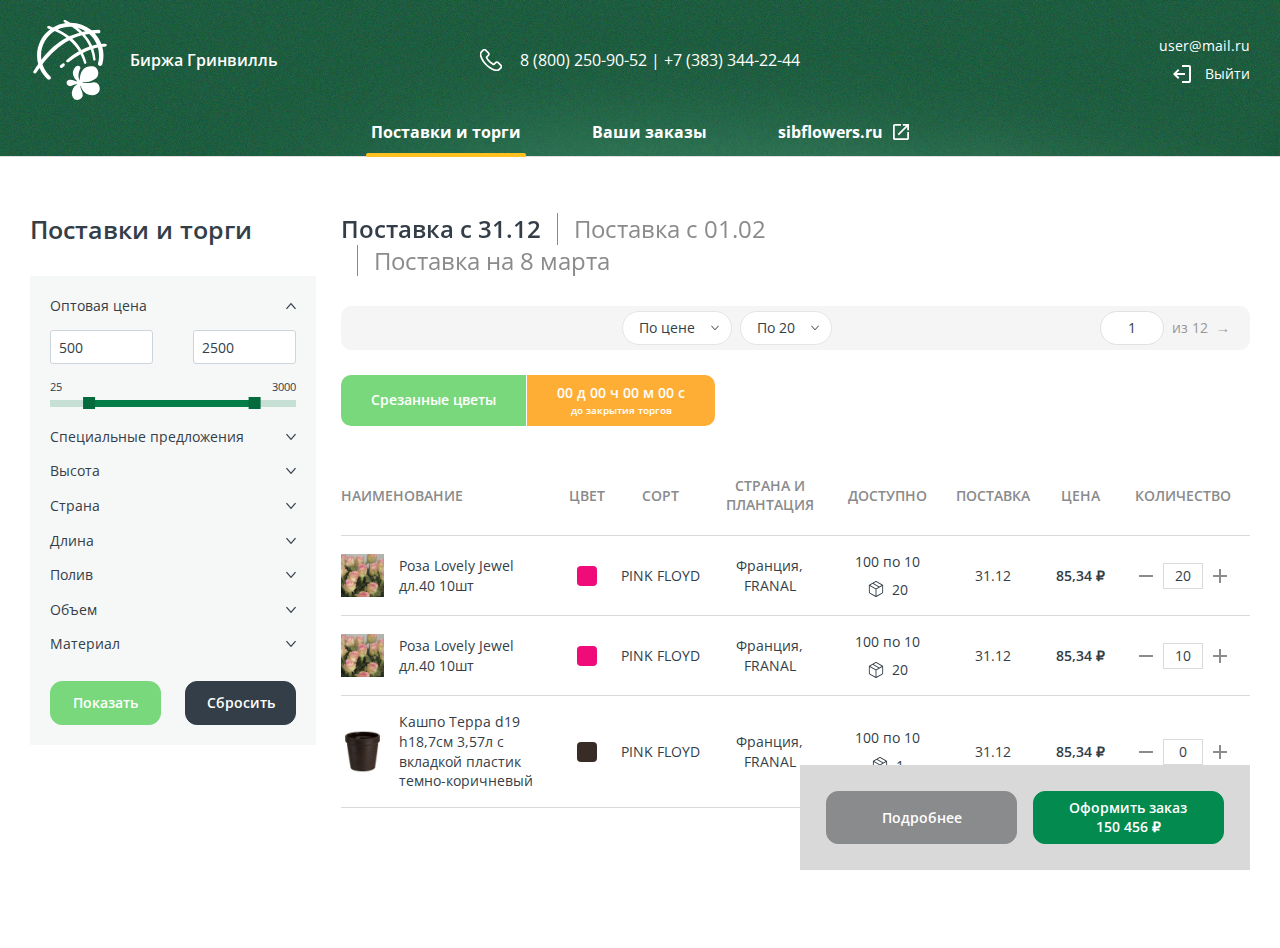
<file: local/templates/main/assets/index_cart.html>
<!DOCTYPE HTML>
<html lang="ru">
<head>
	<title>Биржа Гринвилль</title>
	<meta http-equiv="Content-Type" content="text/html; charset=UTF-8">
	<meta name="author" content="" >
	<meta name="description" content="" >
	<meta name="keywords" content="" >

	<link rel="shortcut icon"  href="/favicon.ico" type="image/x-icon" />
	
	<meta name="viewport" content="width=device-width, maximum-scale=2">

	<link rel="preconnect" href="https://fonts.googleapis.com">
	<link rel="preconnect" href="https://fonts.gstatic.com" crossorigin>
	<link rel="stylesheet" href="https://fonts.googleapis.com/css?family=Open+Sans:300,300i,400,400i,500,500i,600,600i,700,700i,800,800i&family=Roboto:wght@400;500;700&display=swap">

	<link href="css/normalize.css" rel="stylesheet" type="text/css" media="all">
	<link href="css/effects.css" rel="stylesheet" type="text/css" media="all">
	<link href="css/nouislider.css" rel="stylesheet" type="text/css" media="all">
	<link href="css/common.css" rel="stylesheet" type="text/css" media="all">
	<link href="css/responsive.css" rel="stylesheet" type="text/css" media="all">

</head>

<body>
	<svg style="position: absolute; width: 0; height: 0; " width="0" height="0" version="1.1" xmlns="http://www.w3.org/2000/svg" xmlns:xlink="http://www.w3.org/1999/xlink">
		<defs>
			<symbol id="icon-close" viewBox="0 0 13 13">
				<path d="M 1.1213563,0 0,1.1213563 5.3786437,6.5000001 0,11.878644 1.1213563,13 6.5000001,7.6213565 11.878644,13 13,11.878644 7.6213565,6.5000001 13,1.1213563 11.878644,0 6.5000001,5.3786437 Z" />
			</symbol>
			<symbol id="icon-arrow-1" viewBox="0 0 16 16">
				<path d="M 3.4298665,0.75257668 11.710046,7.9977339 3.4298665,15.242891" />
			</symbol>
			<symbol id="icon-logo" viewBox="0 0 70 76">
			    <path d="m 56.530889,71.423272 c 9.68481,-0.29883 8.17115,-13.645904 0.102655,-12.150751 -3.630168,0.59766 -8.171149,1.095042 -10.188021,0 1.814581,-0.100278 2.823017,-0.199554 4.236035,-0.399109 3.227599,-0.29883 6.960422,-1.592423 9.379863,-3.882785 3.126957,-2.9883 2.421455,-10.259497 -3.73081,-11.056712 -1.91623,-0.199554 -3.933102,0 -5.447769,0.597661 -3.832459,1.395877 -6.556846,5.777046 -6.656482,12.848689 -2.320812,-3.885793 -0.606874,-8.465515 0.200278,-10.259498 1.313382,-2.787743 -0.705503,-3.983064 -2.419441,-3.584958 -1.816594,0.398106 -3.530533,3.186853 -4.034751,4.880557 -0.907794,3.186853 0.60486,6.573259 3.428884,9.361002 0.30394,0.497382 0.505224,0.696936 0.505224,0.696936 -3.228605,-1.095042 -5.347126,-1.991531 -7.363998,-1.692702 -3.934108,0.497382 -3.329248,5.577492 -0.202291,5.876322 1.714945,0.198552 3.833466,-0.995765 7.767574,-2.191085 -5.446762,3.684234 -6.456205,9.661837 -4.337684,13.146516 1.91623,3.087577 5.34612,2.988301 7.868216,0.796212 4.135393,-3.584957 -1.916229,-9.660834 -0.705502,-12.250027 1.812568,5.777047 5.849331,9.462284 11.59802,9.263732 z M 27.278194,41.740824 c -0.806145,0.797214 -0.806145,0.696936 -1.613297,1.49415 -1.311369,1.393872 0.705503,3.287131 2.319806,1.79298 0.907793,-0.796211 0.605867,-0.59766 1.412011,-1.194317 1.714946,-1.694707 -0.100642,-3.687242 -2.11852,-2.092813 z M 6.0879541,45.607565 C 5.0825374,46.968344 4.0771206,48.36723 3.0696911,49.808232 2.1618974,51.900043 -0.36019909,50.505168 0.0433766,49.210572 1.5922619,46.660489 3.1753655,44.231743 4.7947003,41.911297 4.06605,39.288011 3.6745514,36.527342 3.6745514,33.673415 3.6745514,23.508179 8.5919349,14.489127 16.206533,8.7993225 15.726469,8.6248379 15.260495,8.4413281 14.770367,8.273863 12.147628,7.3773728 13.458997,5.2865652 15.476876,5.7839468 16.61514,6.1970943 17.71818,6.6202698 18.795053,7.0544759 22.416163,4.8704093 26.519351,3.3913007 30.910375,2.796649 30.603416,2.6311894 30.313566,2.4607158 30.002581,2.2972619 27.581127,1.1019417 29.19543,-0.5907601 31.112666,0.20545152 32.493479,0.96054894 33.808874,1.726677 35.07596,2.5008273 c 0.05837,0 0.114733,-0.00402 0.172099,-0.00402 7.747445,0 14.834677,2.7526459 20.326728,7.3173252 2.076251,-0.2226184 4.205842,-0.3760446 6.403871,-0.4452368 2.418434,0.099276 2.52109,2.8880213 0.606873,3.1878553 -1.348607,0.01505 -2.662996,0.0722 -3.959269,0.15142 2.662996,2.893037 4.776484,6.286463 6.191515,10.017827 1.266081,-0.123343 2.51002,-0.197549 3.715715,-0.20858 1.815587,0.09928 2.016872,2.091811 0.201284,2.590195 -0.999378,0.06117 -2.017878,0.161448 -3.048456,0.286797 0.733683,2.63532 1.134239,5.411029 1.134239,8.277993 0,2.888022 -0.404582,5.677771 -1.111091,8.366239 -1.110085,2.589192 -4.436313,1.692702 -4.13338,-0.796211 0.705503,-2.389639 1.110085,-4.880557 1.009443,-7.570028 0,-2.634317 -0.386467,-5.175376 -1.08895,-7.58206 -1.429121,0.299832 -2.885415,0.667855 -4.378947,1.12312 1.108072,3.179832 1.808542,6.519108 2.137643,10.0449 0.100642,1.892257 -1.91623,1.892257 -2.219164,0.498386 -0.409614,-3.418496 -1.204688,-6.660502 -2.346978,-9.742061 -2.374153,0.846351 -4.843915,1.91532 -7.402243,3.218941 1.314389,2.722563 2.370127,5.621615 3.194387,8.713203 0.401563,1.892255 -1.515673,2.39064 -2.11852,0.89649 -0.89471,-2.967242 -2.022911,-5.761003 -3.380576,-8.381281 -3.613059,2.005571 -7.414319,4.490473 -11.447057,7.585069 -1.714945,0.696936 -3.127963,-0.89649 -1.413018,-2.192089 3.700618,-3.263064 7.513956,-5.938495 11.331319,-8.099498 -2.41441,-3.967019 -5.415563,-7.494818 -8.98434,-10.586405 -9.463397,4.936712 -17.623476,12.597993 -25.6396363,22.837435 1.5035963,4.628857 4.2169133,8.704177 7.7585163,11.88401 1.210727,1.49415 -1.209721,3.685236 -2.924666,2.489917 C 10.412555,53.38416 7.8200083,49.716974 6.0879541,45.60756 Z M 53.533761,25.209906 c -1.755202,-3.822618 -4.11929,-7.366461 -7.084213,-10.629525 -3.262824,0.839331 -6.358581,1.942396 -9.325517,3.297158 3.579848,3.159777 6.448154,6.68156 8.705561,10.600444 2.587514,-1.319665 5.164963,-2.403676 7.704169,-3.268077 z M 53.225795,13.243668 c -1.362697,0.190529 -2.693188,0.428189 -4.003551,0.697938 2.932717,3.300167 5.176034,6.784846 6.803421,10.489135 1.523724,-0.438216 3.02732,-0.797214 4.505756,-1.081002 -1.624367,-3.909861 -4.142438,-7.360445 -7.305626,-10.106071 z M 42.205462,7.4114675 c 1.617322,1.266518 3.115886,2.5601113 4.482609,3.8817825 0.997365,-0.231643 2.01184,-0.441225 3.040404,-0.631755 C 47.427792,9.2305202 44.89865,8.1244479 42.205462,7.4114675 Z M 23.353143,9.0460077 C 27.4986,11.00545 31.129775,13.167456 34.285918,15.556091 37.3384,14.133138 40.543857,12.948848 43.920407,12.008236 41.886426,10.085896 39.620967,8.273863 37.124031,6.568125 36.437651,6.516982 35.745232,6.483891 35.045768,6.483891 30.862067,6.481891 26.900785,7.4034453 23.353143,9.0460077 Z M 7.5080172,33.673415 c 0,1.395878 0.1127193,2.760669 0.3160168,4.097382 C 14.784457,28.702608 22.509761,21.675088 31.607826,16.877762 28.335944,14.449015 24.649416,12.337149 20.563338,10.536147 12.723302,15.323444 7.5080172,23.884224 7.5080172,33.673415 Z" />
			</symbol>
			<symbol id="icon-phone" viewBox="0 0 18 18">
			    <path d="m 3.6054688,-0.25 c -0.5441223,0 -1.0662116,0.22958015 -1.5039063,0.64648438 L 2.0996094,0.3984375 0.69726562,1.796875 C 0.14964815,2.3418559 -0.167866,3.0210464 -0.23242188,3.7871094 v 0.00195 c -0.0745412,0.9364892 0.099755,1.9223158 0.53515626,3.0898437 0.6659002,1.8004722 1.67245782,3.4725299 3.15429692,5.2460939 1.8040103,2.149222 3.9794244,3.843777 6.4589843,5.041016 l 0.00195,0.002 c 0.9403904,0.442952 2.2163584,0.982748 3.6582034,1.076172 h 0.0039 0.0059 c 0.08295,0.0019 0.167966,0.0059 0.261718,0.0059 0.987662,0 1.820094,-0.355231 2.470703,-1.058594 0.0057,-0.0044 0.02084,-0.0106 0.05273,-0.06641 l -0.02539,0.03516 c 0.20454,-0.246013 0.44526,-0.473819 0.705078,-0.724609 0.177109,-0.170064 0.357873,-0.34785 0.533203,-0.529297 0.435186,-0.452112 0.667169,-0.987134 0.666016,-1.525391 -0.0012,-0.538256 -0.236516,-1.068238 -0.677734,-1.507812 l -2.246094,-2.236328 c -0.41978,-0.436306 -0.946327,-0.681641 -1.498047,-0.681641 -0.552068,0 -1.077211,0.246276 -1.507812,0.675781 v -0.002 l -1.210938,1.207032 c -0.07173,-0.03745 -0.14448,-0.07768 -0.212891,-0.111329 h -0.002 c -0.148264,-0.07463 -0.278104,-0.141739 -0.386718,-0.210937 l -0.002,-0.002 C 9.3103044,10.756786 8.2229049,9.7692892 7.1777344,8.4921875 6.6943415,7.8820056 6.3905687,7.3778749 6.1542969,6.8710937 6.4541453,6.5926053 6.743003,6.3089996 7.015625,6.03125 h 0.00195 V 6.0293 C 7.1270134,5.9159532 7.2428671,5.8020547 7.359375,5.6855469 H 7.357425 C 7.7992227,5.2459277 8.0546875,4.7154774 8.0546875,4.1660156 8.0546875,3.6188112 7.8049426,3.0864012 7.359375,2.6464844 L 7.357425,2.6445344 6.2441437,1.5351593 h -0.00195 C 6.1129833,1.4069383 5.9918335,1.2809771 5.8652344,1.1503906 h -0.00195 v -0.00195 C 5.6174307,0.89661491 5.3586389,0.6355564 5.0996094,0.39648438 4.6747742,-0.01954592 4.153871,-0.25 3.6054688,-0.25 Z m 0,0.5 C 4.0170656,0.25 4.4028359,0.41393731 4.75,0.75390625 l 0.00195,0.001953 0.00391,0.003906 c 0.2489609,0.22943462 0.5037518,0.48605125 0.75,0.73828125 0.1274,0.1314136 0.2519695,0.2588436 0.384765,0.3906254 L 7.0058594,3 v 0.00195 c 0.3711309,0.3656865 0.5488281,0.7661158 0.5488281,1.1640625 0,0.3965373 -0.1806298,0.7996356 -0.5488281,1.1660156 C 6.8903675,5.4475232 6.7727677,5.5629845 6.6582031,5.6816406 6.3400847,6.0057357 6.0146335,6.3340949 5.6699219,6.6445312 L 5.5371094,6.765625 5.609375,6.9296875 c 0.2619399,0.6021486 0.635189,1.1902348 1.1796875,1.8769531 l 0.00195,0.00195 c 1.0724939,1.3104884 2.2012836,2.3399824 3.4472655,3.1269534 0.138962,0.08853 0.284567,0.161315 0.433594,0.236328 h 0.002 c 0.117432,0.05774 0.242413,0.121329 0.361328,0.1875 l 0.164063,0.0918 1.472656,-1.466797 c 0.355398,-0.354494 0.750319,-0.529297 1.15625,-0.529297 0.406279,0 0.796452,0.171651 1.138672,0.527344 v 0.002 l 2.251953,2.244141 c 0.363781,0.362425 0.530403,0.759054 0.53125,1.154297 8.46e-4,0.394695 -0.164618,0.800332 -0.525391,1.175781 -0.168669,0.174553 -0.346593,0.347689 -0.521484,0.515625 -0.258181,0.249209 -0.512728,0.491592 -0.742187,0.767578 v 0.002 l -0.0039,0.0039 -0.002,0.002 -0.002,0.002 C 15.38662,17.464485 14.721403,17.75 13.847656,17.75 c -0.07519,0 -0.153559,-0.0037 -0.240234,-0.0059 C 12.27127,17.65752 11.054468,17.14985 10.130859,16.714803 7.7154396,15.548153 5.5992372,13.900755 3.8398438,11.804688 2.3856858,10.064255 1.4155829,8.4466024 0.77148437,6.7050781 0.35288649,5.5826084 0.19816632,4.675634 0.265625,3.828125 0.321017,3.1708066 0.57921229,2.6191857 1.0507812,2.1503906 L 2.4472656,0.75976562 C 2.8095701,0.41467061 3.199592,0.25 3.6054688,0.25 Z m 0.00195,0.4140625 c -0.3095859,0 -0.6109391,0.14367951 -0.8632813,0.3867187 l -0.00195,0.00195 -1.3945313,1.3886719 C 0.95181291,2.836147 0.73126114,3.3163529 0.68164062,3.8632813 v 0.00195 c -0.0637315,0.796644 0.0912111,1.6612281 0.48437498,2.7089843 0.6329656,1.6998351 1.5907913,3.2857928 3.0019531,4.9765624 1.7180602,2.048301 3.7916828,3.662515 6.1523443,4.800781 l 0.002,0.002 c 0.86706,0.411297 2.035653,0.904853 3.318359,0.986328 0.06448,0.004 0.136521,0.0078 0.210938,0.0078 0.716631,0 1.316148,-0.251803 1.787109,-0.757812 l 0.0039,-0.0059 0.0059,-0.0039 c 0.236457,-0.282224 0.501051,-0.537416 0.763671,-0.791015 0.17691,-0.168869 0.34227,-0.331207 0.503907,-0.501954 0.258039,-0.267073 0.413675,-0.568396 0.416015,-0.884765 0.0023,-0.31637 -0.151509,-0.616925 -0.408203,-0.873047 l -2.25,-2.240234 c -0.172259,-0.182879 -0.458417,-0.408204 -0.845703,-0.408204 -0.31526,0 -0.611813,0.153979 -0.861328,0.402344 l -1.400391,1.396485 c -0.0643,0.06327 -0.189175,0.18164 -0.382812,0.18164 -0.07698,0 -0.155495,-0.01839 -0.25,-0.06641 l -0.0039,-0.002 -0.0039,-0.002 c 0.0046,0.0021 -0.01016,-0.0066 -0.01172,-0.0078 l -0.02149,-0.01172 c -0.130295,-0.08093 -0.267322,-0.151227 -0.410156,-0.222656 l -0.002,-0.002 c -0.163694,-0.08384 -0.327336,-0.160983 -0.470703,-0.253906 v -0.002 h -0.002 C 8.7296712,11.482736 7.5676625,10.432713 6.4589844,9.0703125 5.8450521,8.2998667 5.4592553,7.6670715 5.1816406,7.0019531 l -0.00195,-0.00586 -0.00195,-0.00781 C 5.1454852,6.8919636 5.126175,6.8025219 5.1367187,6.7167969 5.1472625,6.6310719 5.1798709,6.5404371 5.3027344,6.4179687 l 0.00586,-0.00781 h 0.00195 c 0.0042,-0.0037 0.00753,-0.00802 0.011719,-0.011719 0.3633775,-0.3209971 0.6900598,-0.6538919 1.0332031,-1 C 6.4729926,5.2809137 6.5881613,5.1628092 6.703125,5.0488281 h 0.00195 c 0.2615302,-0.2604029 0.4257813,-0.5574202 0.4257813,-0.875 0,-0.3182066 -0.1642511,-0.614597 -0.4257813,-0.875 L 5.5878906,2.1875 C 5.4548706,2.0514959 5.3252811,1.92294 5.2011719,1.7949219 l -0.00195,-0.00195 C 4.9459512,1.5367099 4.7087333,1.2917261 4.4511719,1.0546875 l 0.00781,0.00977 C 4.2114615,0.81228193 3.9150242,0.6640625 3.6074219,0.6640625 Z m 0,0.5 c 0.1503972,0 0.317617,0.068172 0.4960937,0.25 l 0.00391,0.00391 0.00391,0.00586 c 0.2444381,0.224961 0.47769,0.4629626 0.7324219,0.7207032 0.1286459,0.1326471 0.2590345,0.2619475 0.3886719,0.3945312 l 0.00195,0.00195 1.1171875,1.1113282 c 0.2024693,0.2015966 0.2792969,0.3756914 0.2792969,0.5214843 0,0.1444198 -0.076828,0.3179347 -0.2792969,0.5195313 C 6.2325264,4.811378 6.1164291,4.9304459 6.0019531,5.0449219 v 0.00195 C 5.6534203,5.3984124 5.3316735,5.725901 4.9804687,6.0351562 l -0.00586,0.00391 -0.00586,0.00586 c 8.225e-4,-8.225e-4 -0.01057,0.010569 -0.017578,0.017578 -7.401e-4,7.377e-4 -0.00122,0.00121 -0.00195,0.00195 C 4.7625303,6.251426 4.664487,6.4622415 4.640625,6.65625 c -0.023768,0.1932476 0.020077,0.3590024 0.0625,0.4863281 3.353e-4,0.00101 -3.352e-4,0.00291 0,0.00391 0.00626,0.018857 0.014399,0.03911 0.013672,0.037109 l 0.00195,0.00586 0.00195,0.00391 c 0.2980778,0.7141447 0.7147284,1.3950115 1.3496094,2.1914062 v 0.00195 c 1.1373196,1.3975967 2.3420658,2.4864537 3.6699219,3.3261727 0.1791165,0.115811 0.3588887,0.201923 0.5136717,0.28125 h 0.002 c 0.148808,0.0744 0.281619,0.143764 0.390625,0.21289 l 0.0098,0.0059 0.01172,0.0059 c -0.0053,-0.0027 0.01182,0.0078 0.03906,0.02148 5.91e-4,3.01e-4 0.0014,-2.99e-4 0.002,0 0.152967,0.07741 0.314213,0.121094 0.47461,0.121094 0.405555,0 0.668433,-0.261244 0.734375,-0.326172 h 0.002 l 1.400391,-1.396484 c 0.184484,-0.183634 0.357073,-0.257813 0.507812,-0.257813 0.180713,0 0.360729,0.124832 0.480469,0.251954 l 0.0039,0.002 2.259766,2.248047 c 0.192305,0.191877 0.260925,0.358744 0.259765,0.515625 -0.0012,0.15688 -0.07643,0.335089 -0.27539,0.541015 l -0.002,0.002 c -0.153773,0.162533 -0.313878,0.319853 -0.488281,0.486328 l -0.002,0.002 c -0.258246,0.249374 -0.534105,0.513303 -0.791015,0.818359 -0.389039,0.41799 -0.814509,0.599609 -1.421875,0.599609 -0.05358,0 -0.116173,-0.0038 -0.179688,-0.0078 -1.173291,-0.07452 -2.285827,-0.536752 -3.134766,-0.939453 v 0.002 C 8.2401953,14.794815 6.2264893,13.225643 4.5527344,11.230469 3.1683466,9.5717781 2.2458034,8.0399876 1.6347656,6.3984375 1.2579303,5.3941958 1.1234191,4.6096045 1.1796875,3.90625 1.2203526,3.4621006 1.3794794,3.1157182 1.7011719,2.7949219 l 1.390625,-1.3847657 0.00195,-0.00195 C 3.2745594,1.2349728 3.453712,1.1640625 3.6074219,1.1640625 Z M 3.648,11.965 c 1.782,2.123 3.928,3.794 6.376,4.976 0.932,0.439 2.179,0.963 3.568,1.053 0.087,0.002 0.169,0.006 0.255,0.006 0.932,0 1.682,-0.32 2.291,-0.98 0.004,-0.004 0.012,-0.012 0.016,-0.019 0.217,-0.261 0.464,-0.496 0.723,-0.746 0.176,-0.169 0.355,-0.344 0.527,-0.522 0.797,-0.828 0.797,-1.88 -0.008,-2.682 l -2.25,-2.241 c -0.381,-0.396 -0.838,-0.605 -1.317,-0.605 -0.479,0 -0.94,0.21 -1.333,0.602 l -1.34,1.334 C 11.032,12.072 10.905,12.007 10.785,11.948 10.636,11.873 10.497,11.803 10.373,11.724 9.152,10.953 8.044,9.945 6.985,8.651 6.449,7.975 6.089,7.407 5.838,6.83 6.19,6.513 6.519,6.181 6.838,5.856 6.95,5.74 7.066,5.625 7.182,5.509 7.587,5.106 7.804,4.639 7.804,4.166 7.804,3.693 7.591,3.226 7.182,2.823 L 6.067,1.712 C 5.936,1.582 5.812,1.455 5.685,1.324 5.438,1.071 5.18,0.81 4.925,0.575 4.539,0.197 4.086,0 3.606,0 3.131,0 2.674,0.197 2.274,0.578 l -1.4,1.395 C 0.364,2.48 0.076,3.096 0.016,3.808 -0.055,4.7 0.11,5.647 0.537,6.792 1.192,8.563 2.18,10.208 3.648,11.965 Z M 0.93,3.886 C 0.975,3.39 1.166,2.976 1.525,2.618 L 2.918,1.231 C 3.135,1.022 3.375,0.914 3.607,0.914 3.836,0.914 4.068,1.022 4.281,1.239 4.532,1.47 4.768,1.712 5.022,1.969 5.149,2.1 5.28,2.23 5.412,2.365 L 6.528,3.476 C 6.76,3.707 6.88,3.942 6.88,4.174 6.88,4.405 6.76,4.64 6.528,4.871 6.411,4.987 6.295,5.106 6.179,5.222 5.831,5.573 5.505,5.905 5.145,6.222 5.138,6.229 5.134,6.232 5.127,6.24 4.816,6.55 4.865,6.844 4.94,7.068 c 0.003,0.011 0.007,0.019 0.011,0.03 0.288,0.69 0.689,1.346 1.314,2.13 1.123,1.38 2.306,2.45 3.609,3.274 0.162,0.105 0.334,0.187 0.494,0.269 0.15,0.075 0.289,0.146 0.412,0.224 0.016,0.008 0.026,0.016 0.041,0.023 0.124,0.063 0.244,0.093 0.363,0.093 0.3,0 0.494,-0.19 0.559,-0.254 l 1.4,-1.396 c 0.217,-0.216 0.452,-0.331 0.685,-0.331 0.284,0 0.517,0.176 0.663,0.331 l 2.257,2.245 c 0.449,0.448 0.446,0.934 -0.011,1.407 -0.158,0.167 -0.322,0.328 -0.498,0.496 -0.262,0.253 -0.535,0.514 -0.783,0.81 -0.43,0.462 -0.943,0.679 -1.605,0.679 -0.064,0 -0.131,-0.004 -0.195,-0.008 C 12.428,17.012 11.287,16.534 10.429,16.127 8.1,15.004 6.056,13.413 4.36,11.391 2.962,9.716 2.023,8.157 1.401,6.486 1.016,5.46 0.87,4.636 0.93,3.886 Z" />
			</symbol>
			<symbol id="icon-login" viewBox="0 0 18 18">
			    <path d="M 9 0 L 9 2 L 16 2 L 16 16 L 9 16 L 9 18 L 16 18 C 16.549999 18 17.02041 17.803809 17.412109 17.412109 C 17.803809 17.02041 18 16.549999 18 16 L 18 2 C 18 1.4500005 17.803809 0.97955723 17.412109 0.58789062 C 17.02041 0.19622402 16.549999 0 16 0 L 9 0 z M 7 4 L 5.625 5.4492188 L 8.1757812 8 L 0 8 L 0 10 L 8.1757812 10 L 5.625 12.550781 L 7 14 L 12 9 L 7 4 z " />
			</symbol>
			<symbol id="icon-logout" viewBox="0 0 18 18">
			    <path d="M 9 0 L 9 2 L 16 2 L 16 16 L 9 16 L 9 18 L 16 18 C 16.549998 18 17.020411 17.803809 17.412109 17.412109 C 17.803809 17.020411 18 16.549998 18 16 L 18 2 C 18 1.450001 17.803809 0.97955684 17.412109 0.58789062 C 17.020411 0.19622442 16.549998 0 16 0 L 9 0 z M 5 4 L 0 9 L 5 14 L 6.375 12.550781 L 3.8242188 10 L 12 10 L 12 8 L 3.8242188 8 L 6.375 5.4492188 L 5 4 z " />
			</symbol>
			<symbol id="icon-link-outer" viewBox="0 0 18 18">
			    <path d="M2 18C1.45 18 0.979167 17.8042 0.5875 17.4125C0.195833 17.0208 0 16.55 0 16V2C0 1.45 0.195833 0.979167 0.5875 0.5875C0.979167 0.195833 1.45 0 2 0H9V2H2V16H16V9H18V16C18 16.55 17.8042 17.0208 17.4125 17.4125C17.0208 17.8042 16.55 18 16 18H2ZM6.7 12.7L5.3 11.3L14.6 2H11V0H18V7H16V3.4L6.7 12.7Z" />
			</symbol>
			<symbol id="icon-box" viewBox="0 0 18 18">
			    <path d="m 9,0.09570306 c -0.2858994,0 -0.5560242,0.07193016 -0.8085938,0.21679688 L 1.8085937,3.9921874 C 1.5560442,4.1370572 1.3577935,4.3333017 1.2148437,4.5820311 1.0718939,4.8307507 1,5.1008955 1,5.3906249 v 7.2187501 c 0,0.2898 0.071894,0.559894 0.2148437,0.808594 0.1429498,0.2487 0.3412005,0.444945 0.59375,0.589843 l 6.3828125,3.677735 c 0.2525696,0.1449 0.5226944,0.21875 0.8085938,0.21875 0.2858994,0 0.5560242,-0.07385 0.8085938,-0.21875 l 6.3828122,-3.677735 c 0.2526,-0.144898 0.45075,-0.341143 0.59375,-0.589843 C 16.928056,13.169269 17,12.899175 17,12.609375 V 5.3906249 C 17,5.1008955 16.92806,4.8307507 16.785156,4.5820311 16.642156,4.3333017 16.444006,4.1370572 16.191406,3.9921874 L 9.8085938,0.31249994 C 9.5560242,0.16763322 9.2858994,0.09570306 9,0.09570306 Z M 9,1.0761718 c 0.1025698,0 0.206024,0.033556 0.3085938,0.097656 l 6.1171872,3.5390625 -2.714843,1.5625 -6.4101568,-3.7265625 2.390625,-1.375 C 8.793976,1.1097282 8.8974302,1.0761718 9,1.0761718 Z M 5.2753906,3.1464843 11.699219,6.8593749 9,8.4277343 2.5742188,4.7128905 Z M 2,5.5234374 8.5,9.2871093 V 16.712891 L 2.3085938,13.123047 C 2.206024,13.058947 2.1274617,12.982278 2.0761719,12.892578 2.0248919,12.802878 2,12.706116 2,12.603516 Z m 14,0 v 7.0800786 c 0,0.1026 -0.02487,0.199362 -0.07617,0.289062 -0.0513,0.0897 -0.129822,0.166369 -0.232422,0.230469 L 9.5,16.712891 V 9.2871093 Z" />
			</symbol>
			<symbol id="icon-info" viewBox="0 0 20 20">
			    <path d="M 10 0 C 8.6166714 -7.4014794e-17 7.3162782 0.2621099 6.0996094 0.78710938 C 4.8829406 1.3121089 3.8257804 2.0257821 2.9257812 2.9257812 C 2.0257822 3.8257803 1.3121088 4.8829406 0.78710938 6.0996094 C 0.2621099 7.3162782 0 8.6166714 0 10 C -7.4014794e-17 11.383299 0.2621099 12.683692 0.78710938 13.900391 C 1.3121089 15.117089 2.0257821 16.17422 2.9257812 17.074219 C 3.8257803 17.974218 4.8829406 18.687891 6.0996094 19.212891 C 7.3162782 19.73789 8.6166714 20 10 20 C 11.383299 20 12.683692 19.73789 13.900391 19.212891 C 15.117089 18.687891 16.17422 17.974218 17.074219 17.074219 C 17.974218 16.17422 18.687891 15.117089 19.212891 13.900391 C 19.73789 12.683692 20 11.383299 20 10 C 20 8.6166714 19.73789 7.3162782 19.212891 6.0996094 C 18.687891 4.8829406 17.974218 3.8257804 17.074219 2.9257812 C 16.17422 2.0257822 15.117089 1.3121088 13.900391 0.78710938 C 12.683692 0.2621099 11.383299 0 10 0 z M 10 2 C 12.233298 2 14.125783 2.7742203 15.675781 4.3242188 C 17.22578 5.8742172 18 7.7666722 18 10 C 18 12.233298 17.22578 14.125783 15.675781 15.675781 C 14.125783 17.22578 12.233298 18 10 18 C 7.7666722 18 5.8742172 17.22578 4.3242188 15.675781 C 2.7742203 14.125783 2 12.233298 2 10 C 2 7.7666722 2.7742203 5.8742172 4.3242188 4.3242188 C 5.8742172 2.7742203 7.7666722 2 10 2 z M 10 5 C 9.7166703 5 9.4787792 5.0954396 9.2871094 5.2871094 C 9.0954396 5.4787792 9 5.7166703 9 6 C 9 6.2833297 9.0954396 6.5212208 9.2871094 6.7128906 C 9.4787792 6.9045604 9.7166703 7 10 7 C 10.2833 7 10.521191 6.9045604 10.712891 6.7128906 C 10.90459 6.5212208 11 6.2833297 11 6 C 11 5.7166703 10.90459 5.4787792 10.712891 5.2871094 C 10.521191 5.0954396 10.2833 5 10 5 z M 9 9 L 9 15 L 11 15 L 11 9 L 9 9 z " />
			</symbol>
			<symbol id="icon-filter" viewBox="0 0 24 24">
			    <path d="M 19.2,0 C 17.645573,0 16.307425,1.0075354 15.808594,2.4 H 2.4 A 1.2,1.2 0 0 0 1.2,3.6 1.2,1.2 0 0 0 2.4,4.8 H 15.808594 C 16.307425,6.1924646 17.645573,7.2 19.2,7.2 21.174007,7.2 22.8,5.5740077 22.8,3.6 22.8,1.6259923 21.174007,0 19.2,0 Z m 0,2.4 c 0.676954,0 1.2,0.5230462 1.2,1.2 0,0.6769538 -0.523046,1.2 -1.2,1.2 C 18.523046,4.8 18,4.2769538 18,3.6 18,2.9230462 18.523046,2.4 19.2,2.4 Z m -7.2,6 c -1.554427,0 -2.892575,1.007535 -3.391406,2.4 H 2.4 A 1.2,1.2 0 0 0 1.2,12 1.2,1.2 0 0 0 2.4,13.2 h 6.208594 c 0.498831,1.392464 1.836979,2.4 3.391406,2.4 1.554427,0 2.892575,-1.007536 3.391406,-2.4 H 21.6 A 1.2,1.2 0 0 0 22.8,12 1.2,1.2 0 0 0 21.6,10.8 H 15.391406 C 14.892575,9.407535 13.554427,8.4 12,8.4 Z m 0,2.4 c 0.676954,0 1.2,0.523046 1.2,1.2 0,0.676954 -0.523046,1.2 -1.2,1.2 -0.676954,0 -1.2,-0.523046 -1.2,-1.2 0,-0.676954 0.523046,-1.2 1.2,-1.2 z m -7.2,6 c -1.9740077,0 -3.6,1.625993 -3.6,3.6 0,1.974007 1.6259923,3.6 3.6,3.6 1.5544278,0 2.892575,-1.007536 3.3914063,-2.4 H 21.6 a 1.2,1.2 0 0 0 1.2,-1.2 1.2,1.2 0 0 0 -1.2,-1.2 H 8.1914063 C 7.692575,17.807536 6.3544278,16.8 4.8,16.8 Z m 0,2.4 c 0.6769538,0 1.2,0.523046 1.2,1.2 0,0.676954 -0.5230462,1.2 -1.2,1.2 -0.6769538,0 -1.2,-0.523046 -1.2,-1.2 0,-0.676954 0.5230462,-1.2 1.2,-1.2 z" />
			</symbol>
			<symbol id="icon-email" viewBox="0 0 44 44">
				<path d="M 6,6 C 2.6933005,6 0,8.6933005 0,12 v 20 c 0,3.306699 2.6933005,6 6,6 h 32 c 3.306699,0 6,-2.693301 6,-6 V 12 C 44,8.6933005 41.306699,6 38,6 Z m 0,2 h 32 c 0.752107,0 1.448308,0.2055596 2.044922,0.5566406 L 25.751953,23.027344 c -1.9488,1.973154 -5.097224,1.993993 -7.070312,0.04492 L 3.9746094,8.5449219 C 4.5668816,8.2009955 5.2561754,8 6,8 Z M 2.5566406,9.9550781 16.105469,23.339844 2.6464844,34.193359 C 2.2389251,33.56573 2,32.815198 2,32 V 12 C 2,11.247893 2.2055596,10.551692 2.5566406,9.9550781 Z M 41.455078,9.9746094 C 41.799004,10.566882 42,11.256175 42,12 v 20 c 0,0.815198 -0.238925,1.56573 -0.646484,2.193359 L 28.095703,23.501953 Z M 17.552734,24.742188 c 2.580834,2.292177 6.465601,2.347725 9.101563,0.167968 L 39.851562,35.552734 C 39.299702,35.836926 38.671613,36 38,36 H 6 C 5.3283869,36 4.7002975,35.836926 4.1484375,35.552734 Z" />
			</symbol>
			<symbol id="icon-moderation" viewBox="0 0 22 22">
				<path d="M7.6 21.5L5.7 18.3L2.1 17.5L2.45 13.8L0 11L2.45 8.2L2.1 4.5L5.7 3.7L7.6 0.5L11 1.95L14.4 0.5L16.3 3.7L19.9 4.5L19.55 8.2L22 11L19.55 13.8L19.9 17.5L16.3 18.3L14.4 21.5L11 20.05L7.6 21.5ZM8.45 18.95L11 17.85L13.6 18.95L15 16.55L17.75 15.9L17.5 13.1L19.35 11L17.5 8.85L17.75 6.05L15 5.45L13.55 3.05L11 4.15L8.4 3.05L7 5.45L4.25 6.05L4.5 8.85L2.65 11L4.5 13.1L4.25 15.95L7 16.55L8.45 18.95ZM11 16C11.2833 16 11.5208 15.9042 11.7125 15.7125C11.9042 15.5208 12 15.2833 12 15C12 14.7167 11.9042 14.4792 11.7125 14.2875C11.5208 14.0958 11.2833 14 11 14C10.7167 14 10.4792 14.0958 10.2875 14.2875C10.0958 14.4792 10 14.7167 10 15C10 15.2833 10.0958 15.5208 10.2875 15.7125C10.4792 15.9042 10.7167 16 11 16ZM10 12H12V6H10V12Z" />
			</symbol>
			<symbol id="icon-confirmation" viewBox="0 0 22 22">
				<path d="M7.6 21.5L5.7 18.3L2.1 17.5L2.45 13.8L0 11L2.45 8.2L2.1 4.5L5.7 3.7L7.6 0.5L11 1.95L14.4 0.5L16.3 3.7L19.9 4.5L19.55 8.2L22 11L19.55 13.8L19.9 17.5L16.3 18.3L14.4 21.5L11 20.05L7.6 21.5ZM8.45 18.95L11 17.85L13.6 18.95L15 16.55L17.75 15.9L17.5 13.1L19.35 11L17.5 8.85L17.75 6.05L15 5.45L13.55 3.05L11 4.15L8.4 3.05L7 5.45L4.25 6.05L4.5 8.85L2.65 11L4.5 13.1L4.25 15.95L7 16.55L8.45 18.95ZM9.95 14.55L15.6 8.9L14.2 7.45L9.95 11.7L7.8 9.6L6.4 11L9.95 14.55Z" />
			</symbol>
			<symbol id="icon-cancellation" viewBox="0 0 22 22">
				<path d="M 7.4,16 11,12.4 14.6,16 16,14.6 12.4,11 16,7.4 14.6,6 11,9.6 7.4,6 6,7.4 9.6,11 6,14.6 Z M 4,20 C 3.45,20 2.979167,19.8042 2.5875,19.4125 2.195833,19.0208 2,18.55 2,18 V 4 C 2,3.45 2.195833,2.979167 2.5875,2.5875 2.979167,2.195833 3.45,2 4,2 h 14 c 0.55,0 1.0208,0.195833 1.4125,0.5875 C 19.8042,2.979167 20,3.45 20,4 v 14 c 0,0.55 -0.1958,1.0208 -0.5875,1.4125 C 19.0208,19.8042 18.55,20 18,20 Z M 4,18 H 18 V 4 H 4 Z" />
			</symbol>
			<symbol id="icon-edit" viewBox="0 0 22 22">
				<path d="M 4,18 H 5.425 L 15.2,8.225 13.775,6.8 4,16.575 Z M 2,20 V 15.75 L 15.2,2.575 C 15.4,2.391667 15.6208,2.25 15.8625,2.15 16.1042,2.05 16.3583,2 16.625,2 16.8917,2 17.15,2.05 17.4,2.15 17.65,2.25 17.8667,2.4 18.05,2.6 L 19.425,4 c 0.2,0.18333 0.3458,0.4 0.4375,0.65 C 19.9542,4.9 20,5.15 20,5.4 20,5.66667 19.9542,5.92083 19.8625,6.1625 19.7708,6.40417 19.625,6.625 19.425,6.825 L 6.25,20 Z M 14.475,7.525 13.775,6.8 15.2,8.225 Z" />
			</symbol>
	
			<symbol id="icon-social-telegram" viewBox="0 0 24 24">
			    <path d="M 21.786808,5.2482784 18.816085,19.258056 c -0.224103,0.988767 -0.808565,1.234843 -1.639147,0.769041 l -4.526357,-3.335459 -2.184086,2.100572 c -0.241699,0.241699 -0.443829,0.443873 -0.909631,0.443873 l 0.325169,-4.609852 8.389141,-7.5805486 c 0.364737,-0.325212 -0.07909,-0.50537 -0.566911,-0.180159 L 7.333193,13.395782 2.86836,11.998333 C 1.897145,11.695094 1.879593,11.027117 3.070491,10.561316 L 20.534318,3.8333044 c 0.808565,-0.303239 1.516109,0.180158 1.252438,1.415 z" />
			</symbol>
			<symbol id="icon-social-youtube" viewBox="0 0 24 24">
			    <path d="M 23.498493,6.2028664 C 24,8.0866744 24,12.017037 24,12.017037 c 0,0 0,3.930394 -0.501507,5.814215 -0.276031,1.039278 -1.089274,1.823726 -2.121859,2.101473 C 19.504972,20.437493 12,20.437493 12,20.437493 c 0,0 -7.504963,0 -9.376634,-0.504768 C 1.590781,19.654978 0.77754,18.87053 0.501507,17.831252 0,15.947444 0,12.017037 0,12.017037 c 0,0 0,-3.9303496 0.501507,-5.8141706 0.27603,-1.039322 1.089274,-1.857802 2.121859,-2.135592 C 4.495028,3.5625064 12,3.5625064 12,3.5625064 c 0,0 7.505007,0 9.376634,0.504768 1.032585,0.277747 1.845826,1.09627 2.121859,2.135592 z M 9.545449,15.58552 15.818144,12.017116 9.545449,8.4485414 v 7.1369656 z" />
			</symbol>
			<symbol id="icon-social-vk" viewBox="0 0 24 24">
			    <path d="m 23.296629,5.9223854 c -0.325212,1.507313 -3.484847,5.9545756 -3.489268,5.9589706 -0.272426,0.439452 -0.382289,0.659178 0,1.151374 0.149431,0.210928 3.476093,3.366185 3.968288,4.899891 0.215306,0.729472 -0.158229,1.09863 -0.8965,1.09863 h -2.58839 c -0.984347,0 -1.274411,-0.786637 -3.03222,-2.544445 -1.538082,-1.480919 -2.19726,-1.674295 -2.579548,-1.674295 -0.826206,0 -0.676774,0.276846 -0.676774,3.212377 0,0.637205 -0.202131,1.006363 -1.850076,1.006363 -2.742199,0 -5.756823,-1.665541 -7.896955,-4.737294 C 1.042765,9.7939674 0.163861,6.3882134 0.163861,5.7026684 c 0,-0.386709 0.149431,-0.733893 0.887701,-0.733893 h 2.588391 c 0.663555,0 0.914052,0.290021 1.168925,1.006362 1.265614,3.691398 3.401377,6.9169316 4.280281,6.9169316 0.329589,0 0.478977,-0.153808 0.478977,-0.988767 V 8.0888674 c -0.09664,-1.757809 -1.028292,-1.902819 -1.028292,-2.52685 0,-0.285644 0.246076,-0.59326 0.659178,-0.59326 h 4.06931 c 0.544938,0 0.729517,0.294441 0.729517,0.953619 v 5.1284066 c 0,0.549315 0.250453,0.742647 0.413059,0.742647 0.329589,0 0.606435,-0.193332 1.208493,-0.79539 1.863294,-2.0830206 3.181651,-5.2953976 3.181651,-5.2953976 0.162606,-0.386709 0.465801,-0.733894 1.12498,-0.733894 h 2.58839 c 0.782216,0 0.944822,0.404305 0.782216,0.95362 z" />
			</symbol>
			<symbol id="icon-social-ok" viewBox="0 0 24 24">
			    <path d="m 17.056174,15.424227 c -1.204072,0.764664 -2.860816,1.067859 -3.955069,1.182143 l 0.918472,0.905254 3.353012,3.353011 c 1.226088,1.256859 -0.769042,3.221175 -2.008305,2.008305 -0.839337,-0.852555 -2.069803,-2.083021 -3.353012,-3.366186 l -3.35301,3.361809 C 7.418998,24.077056 5.423912,22.095101 6.663131,20.860258 7.515686,20.007703 8.732977,18.777237 10.016186,17.507247 L 10.92144,16.601949 C 9.840405,16.487709 8.157268,16.202065 6.940021,15.41985 5.507381,14.497 4.878974,13.956439 5.432666,12.827082 5.757877,12.185455 6.649956,11.644938 7.8321,12.576585 c 0,0 1.595203,1.269991 4.170375,1.269991 2.575215,0 4.170418,-1.269991 4.170418,-1.269991 1.182144,-0.92727 2.069802,-0.391129 2.399391,0.250497 0.544938,1.129357 -0.08347,1.669918 -1.51611,2.597145 z M 6.298377,6.4462204 c 0,-3.15088 2.561997,-5.69969402 5.699694,-5.69969402 3.137698,0 5.699695,2.54882302 5.699695,5.69969402 0,3.137661 -2.561997,5.6864656 -5.699695,5.6864656 -3.137697,0 -5.699694,-2.5488216 -5.699694,-5.6864656 z m 2.900384,0 c 0,1.542459 1.25686,2.799318 2.799319,2.799318 1.542459,0 2.799319,-1.256859 2.799319,-2.799318 0,-1.555678 -1.25686,-2.812493 -2.799319,-2.812493 -1.542459,0 -2.799319,1.256815 -2.799319,2.812493 z" />
			</symbol>
			<symbol id="icon-social-dzen" viewBox="0 0 24 24">
			    <path d="M 14.470373,9.741385 C 16.130559,11.400723 18.609826,11.714974 23,11.774266 22.881417,5.9441342 18.237978,1.2371694 12.435798,1.0101643 c 0.05252,4.5155353 0.350673,7.0464714 2.034575,8.7312207 z m -4.728141,0 C 11.427828,8.0557887 11.724291,5.5223116 11.777654,1 5.8746776,1.1177376 1.1185847,5.8729834 1,11.77596 5.5231586,11.72344 8.0557887,11.426134 9.741385,9.740538 Z m 4.728141,4.72814 c -1.657645,1.658492 -1.972741,4.136066 -2.03288,8.519462 5.731028,-0.226157 10.326183,-4.821313 10.552343,-10.551494 -4.383398,0.05929 -6.860971,0.374388 -8.519463,2.03288 z m -4.728141,0 C 8.0566357,12.785623 5.5265468,12.487468 1.0110114,12.434952 1.2380164,18.23713 5.9449815,22.881417 11.774266,23 11.71497,18.608978 11.401571,16.129711 9.741385,14.470373 Z" />
			</symbol>
	
		</defs>
	</svg>

	<div class="page">
		<header class="header">
			<div class="cnt header__cnt">
				<div class="header__grid header__grid_1">
					<div class="header__grid-item header__grid-item_1">
						<a href="#" class="logo-main">
							<svg class="icon logo-main__canvas"><use xlink:href="#icon-logo"></use></svg>
							<div class="logo-main__text">
								Биржа Гринвилль
							</div>
						</a>
					</div>
					<div class="header__grid-item header__grid-item_2">
						<div class="contacts-header js-contacts-header">
							<svg class="icon contacts-header__icon"><use xlink:href="#icon-phone"></use></svg>
							<div class="contacts-header__value">
								<a href="tel:88002509052" class="contacts-header__value-item">
									8 (800) 250-90-52
								</a>
								<span class="contacts-header__value-separator">
									|
								</span>
								<a href="tel:+73833442244" class="contacts-header__value-item">
									+7 (383) 344-22-44
								</a>
							</div>
						</div>
					</div>
					<div class="header__grid-item header__grid-item_3">
						<div class="user-header">
							<div class="user-header__login">
								<a href="#" class="user-header__login-link">
									user@mail.ru
								</a>
							</div>
							<a href="#" class="user-header__link user-header__link_logout">
								<span class="user-header__link-icon">
									<svg class="icon contacts-header__icon-canvas"><use xlink:href="#icon-logout"></use></svg>
								</span>
								<span class="user-header__link-text">
									Выйти
								</span>
							</a>
						</div>
					</div>
				</div>
				<nav class="menu-main js-menu-main">
					<button type="button" class="menu-main__button-toggle">
						<span class="menu-main__button-toggle-icon"></span>
					</button>
					<div class="menu-main__inner">
						<div class="menu-main__data">
							<div class="menu-main__list">
								<div class="menu-main__item active">
									<a href="#" class="menu-main__link">
										<span class="menu-main__link-text">
											Поставки и торги
										</span>
									</a>
								</div>
								<div class="menu-main__item">
									<a href="#" class="menu-main__link">
										<span class="menu-main__link-text">
											Ваши заказы
										</span>
									</a>
								</div>
								<div class="menu-main__item">
									<a href="https://sibflowers.ru/" class="menu-main__link" target="_blank">
										<span class="menu-main__link-text">
											sibflowers.ru
										</span>
										<span class="menu-main__link-icon">
											<svg class="icon menu-main__link-icon-canvas"><use xlink:href="#icon-link-outer"></use></svg>
										</span>
									</a>
								</div>
							</div>
						</div>
					</div>
				</nav>
			</div>
		</header>

		<main class="content">
			<div class="catalog js-catalog">
				<div class="cnt catalog__cnt">
					<div class="catalog__grid catalog__grid_1">
						<div class="catalog__grid-item catalog__grid-item_1">
							<div class="catalog__head">
								<h1 class="title catalog__title">
									Поставки и торги
								</h1>
							</div>
							<div class="filter catalog__filter">
								<button type="button" class="filter__button-toggle">
									<span class="filter__button-toggle-icon">
										<svg class="icon filter__button-toggle-icon-canvas"><use xlink:href="#icon-filter"></use></svg>
										<svg class="icon filter__button-toggle-icon-canvas"><use xlink:href="#icon-close"></use></svg>
									</span>
									Фильтр
								</button>
								<div class="filter__data">
									<div class="filter__item expanded">
										<div class="filter__item-title">
											Оптовая цена
											<svg class="icon filter__item-title-arrow"><use xlink:href="#icon-arrow-1"></use></svg>
										</div>
										<div class="filter__item-data">
											<div class="filter__slider" data-min="25" data-max="3000" data-start-from="500" data-start-to="2500">
												<div class="filter__slider-inputs">
													<input type="text" class="filter__slider-input filter__slider-input_min" placeholder="От" />
													<input type="text" class="filter__slider-input filter__slider-input_max" placeholder="До" />
												</div>
												<div class="filter__slider-captions">
													<div class="filter__slider-caption filter__slider-caption_min"></div>
													<div class="filter__slider-caption filter__slider-caption_max"></div>
												</div>
												<div class="filter__slider-scale"></div>
											</div>
										</div>
									</div>
									<div class="filter__item">
										<div class="filter__item-title">
											Специальные предложения
											<svg class="icon filter__item-title-arrow"><use xlink:href="#icon-arrow-1"></use></svg>
										</div>
										<div class="filter__item-data">
											<div class="filter__input-buttons">
												<div class="filter__input-buttons-item">
													<label class="label-button">
														<input type="checkbox" />
														<span class="label-button__text">
															Акции
														</span>
													</label>
												</div>
												<div class="filter__input-buttons-item">
													<label class="label-button">
														<input type="checkbox" />
														<span class="label-button__text">
															К празднику
														</span>
													</label>
												</div>
												<div class="filter__input-buttons-item">
													<label class="label-button">
														<input type="checkbox" />
														<span class="label-button__text">
															Новинки
														</span>
													</label>
												</div>
											</div>
										</div>
									</div>
									<div class="filter__item">
										<div class="filter__item-title">
											Высота
											<svg class="icon filter__item-title-arrow"><use xlink:href="#icon-arrow-1"></use></svg>
										</div>
										<div class="filter__item-data">
											<div class="filter__slider" data-min="5" data-max="200" data-start-from="5" data-start-to="200">
												<div class="filter__slider-inputs">
													<input type="text" class="filter__slider-input filter__slider-input_min" placeholder="От" />
													<input type="text" class="filter__slider-input filter__slider-input_max" placeholder="До" />
												</div>
												<div class="filter__slider-captions">
													<div class="filter__slider-caption filter__slider-caption_min"></div>
													<div class="filter__slider-caption filter__slider-caption_max"></div>
												</div>
												<div class="filter__slider-scale"></div>
											</div>
										</div>
									</div>
									<div class="filter__item">
										<div class="filter__item-title">
											Страна
											<svg class="icon filter__item-title-arrow"><use xlink:href="#icon-arrow-1"></use></svg>
										</div>
										<div class="filter__item-data">
											<div class="filter__input-buttons">
												<div class="filter__input-buttons-item">
													<label class="label-button">
														<input type="checkbox" />
														<span class="label-button__text">
															Дания
														</span>
													</label>
												</div>
												<div class="filter__input-buttons-item">
													<label class="label-button">
														<input type="checkbox" />
														<span class="label-button__text">
															Израиль
														</span>
													</label>
												</div>
												<div class="filter__input-buttons-item">
													<label class="label-button">
														<input type="checkbox" />
														<span class="label-button__text">
															Италия
														</span>
													</label>
												</div>
												<div class="filter__input-buttons-item">
													<label class="label-button">
														<input type="checkbox" />
														<span class="label-button__text">
															Россия
														</span>
													</label>
												</div>
											</div>
										</div>
									</div>
									<div class="filter__item">
										<div class="filter__item-title">
											Длина
											<svg class="icon filter__item-title-arrow"><use xlink:href="#icon-arrow-1"></use></svg>
										</div>
										<div class="filter__item-data">
											<div class="filter__slider" data-min="0" data-max="1000" data-start-from="0" data-start-to="1000">
												<div class="filter__slider-inputs">
													<input type="text" class="filter__slider-input filter__slider-input_min" placeholder="От" />
													<input type="text" class="filter__slider-input filter__slider-input_max" placeholder="До" />
												</div>
												<div class="filter__slider-captions">
													<div class="filter__slider-caption filter__slider-caption_min"></div>
													<div class="filter__slider-caption filter__slider-caption_max"></div>
												</div>
												<div class="filter__slider-scale"></div>
											</div>
										</div>
									</div>
									<div class="filter__item">
										<div class="filter__item-title">
											Полив
											<svg class="icon filter__item-title-arrow"><use xlink:href="#icon-arrow-1"></use></svg>
										</div>
										<div class="filter__item-data">
											<div class="filter__input-buttons">
												<div class="filter__input-buttons-item">
													<label class="label-button">
														<input type="checkbox" />
														<span class="label-button__text">
															Обильный
														</span>
													</label>
												</div>
												<div class="filter__input-buttons-item">
													<label class="label-button">
														<input type="checkbox" />
														<span class="label-button__text">
															Слабый
														</span>
													</label>
												</div>
												<div class="filter__input-buttons-item">
													<label class="label-button">
														<input type="checkbox" />
														<span class="label-button__text">
															Умеренный
														</span>
													</label>
												</div>
											</div>
										</div>
									</div>
									<div class="filter__item">
										<div class="filter__item-title">
											Объем
											<svg class="icon filter__item-title-arrow"><use xlink:href="#icon-arrow-1"></use></svg>
										</div>
										<div class="filter__item-data">
											<div class="filter__slider" data-min="0" data-max="145" data-start-from="0" data-start-to="145">
												<div class="filter__slider-inputs">
													<input type="text" class="filter__slider-input filter__slider-input_min" placeholder="От" />
													<input type="text" class="filter__slider-input filter__slider-input_max" placeholder="До" />
												</div>
												<div class="filter__slider-captions">
													<div class="filter__slider-caption filter__slider-caption_min"></div>
													<div class="filter__slider-caption filter__slider-caption_max"></div>
												</div>
												<div class="filter__slider-scale"></div>
											</div>
										</div>
									</div>
									<div class="filter__item">
										<div class="filter__item-title">
											Материал
											<svg class="icon filter__item-title-arrow"><use xlink:href="#icon-arrow-1"></use></svg>
										</div>
										<div class="filter__item-data">
											<div class="filter__input-buttons">
												<div class="filter__input-buttons-item">
													<label class="label-button">
														<input type="checkbox" />
														<span class="label-button__text">
															Керамика
														</span>
													</label>
												</div>
												<div class="filter__input-buttons-item">
													<label class="label-button">
														<input type="checkbox" />
														<span class="label-button__text">
															Пластик
														</span>
													</label>
												</div>
												<div class="filter__input-buttons-item">
													<label class="label-button">
														<input type="checkbox" />
														<span class="label-button__text">
															Бетон
														</span>
													</label>
												</div>
												<div class="filter__input-buttons-item">
													<label class="label-button">
														<input type="checkbox" />
														<span class="label-button__text">
															Гипс
														</span>
													</label>
												</div>
											</div>
										</div>
									</div>
									<div class="filter__buttons">
										<div class="filter__buttons-item filter__buttons-item_show">
											<a href="#" class="button-a filter__button">
												Показать
											</a>
										</div>
										<div class="filter__buttons-item filter__buttons-item_reset">
											<a href="#" class="button-a button-a_bg-1 filter__button">
												Сбросить
											</a>
										</div>
									</div>
								</div>
							</div>
						</div>
						<div class="catalog__grid-item catalog__grid-item_2">
							<div class="menu-a catalog__menu catalog__menu_dates">
								<div class="menu-a__list owl-carousel">
									<div class="menu-a__item active">
										<a href="#" class="menu-a__link">
											Поставка с 31.12
										</a>
									</div>
									<div class="menu-a__item">
										<a href="#" class="menu-a__link">
											Поставка с 01.02
										</a>
									</div>
									<div class="menu-a__item">
										<a href="#" class="menu-a__link">
											Поставка на 8 марта  
										</a>
									</div>
								</div>
							</div>

							<div class="bar-a catalog__bar">
								<div class="bar-a__grid bar-a__grid_1">
									<div class="bar-a__grid-item bar-a__grid-item_1">
										<div class="bar-a__item bar-a__item_sort">
											<select class="bar-a__select">
												<option value="1">По цене</option>
												<option value="2">По дате</option>
											</select>
										</div>
										<div class="bar-a__item bar-a__item_per-page">
											<select class="bar-a__select">
												<option value="20">По 20</option>
												<option value="30">По 40</option>
												<option value="40">По 60</option>
												<option value="50">По 80</option>
												<option value="50">По 100</option>
											</select>
										</div>
									</div>
									<div class="bar-a__grid-item bar-a__grid-item_2">
										<div class="pages-nav-a catalog__pages-nav">
											<input type="text" class="pages-nav-a__input" value="1" />
											<div class="pages-nav-a__amount">
												из
												<span class="pages-nav-a__amount-value">
													12
												</span>
											</div>
											<a href="#" class="pages-nav-a__button-next">
												→
											</a>
										</div>
									</div>
								</div>
							</div>

							<div class="menu-b catalog__menu catalog__menu_categories">
								<div class="menu-b__list">
									<a href="#" class="item-mini-a menu-b__item">
										<div class="item-mini-a__cell item-mini-a__cell_title">
											<div class="item-mini-a__title">
												Срезанные цветы
											</div>
										</div>
										<div class="timer item-mini-a__cell item-mini-a__cell_timer" data-date-target="2024-02-15T00:00:00">
											<div class="timer__inner">
												<div class="timer__value">
													00 д 00 ч 00 м 00 с
												</div>
												<div class="timer__caption">
													до закрытия торгов
												</div>
											</div>
										</div>
									</a>
								</div>
							</div>

							<div class="catalog__products">
								<div class="catalog__products-table">
									<!-- Head -->
									<div class="catalog__products-head">
										<div class="catalog__products-head-cell catalog__products-head-cell_1-1">
											<div class="catalog__products-head-caption">
												НАИМЕНОВАНИЕ
											</div>
										</div>
										<div class="catalog__products-head-cell catalog__products-head-cell_1-2">
											<div class="catalog__products-head-caption">
												ЦВЕТ
											</div>
										</div>
										<div class="catalog__products-head-cell catalog__products-head-cell_1-3">
											<div class="catalog__products-head-caption">
												СОРТ
											</div>
										</div>
										<div class="catalog__products-head-cell catalog__products-head-cell_1-4">
											<div class="catalog__products-head-caption">
												СТРАНА И ПЛАНТАЦИЯ
											</div>
										</div>
										<div class="catalog__products-head-cell catalog__products-head-cell_1-5">
											<div class="catalog__products-head-caption">
												ДОСТУПНО
											</div>
										</div>
										<div class="catalog__products-head-cell catalog__products-head-cell_1-6">
											<div class="catalog__products-head-caption">
												ПОСТАВКА
											</div>
										</div>
										<div class="catalog__products-head-cell catalog__products-head-cell_1-7">
											<div class="catalog__products-head-caption">
												ЦЕНА
											</div>
										</div>
										<div class="catalog__products-head-cell catalog__products-head-cell_1-8">
											<div class="catalog__products-head-caption">
												КОЛИЧЕСТВО
											</div>
										</div>
									</div>

									<!-- Items -->
									<div class="product-mini-a catalog__products-item">
										<div class="product-mini-a__cell product-mini-a__cell_title product-mini-a__cell_1-1">
											<div class="product-mini-a__cell-inner">
												<div class="product-mini-a__picture">
													<div class="product-mini-a__picture-inner">
														<img src="upload/images/1-1.jpg" alt="" class="product-mini-a__picture-img" />
													</div>
												</div>
												<div class="product-mini-a__title">
													Роза Lovely Jewel
													дл.40 10шт
												</div>
											</div>
										</div>
										<div class="product-mini-a__cell product-mini-a__cell_1-2 product-mini-a__cell_color">
											<div class="product-mini-a__cell-inner">
												<div class="product-mini-a__caption">
													Цвет
												</div>
												<div class="product-mini-a__color" style="background: #EF0C79;"></div>
											</div>
										</div>
										<div class="product-mini-a__cell product-mini-a__cell_1-3">
											<div class="product-mini-a__cell-inner">
												<div class="product-mini-a__caption">
													Сорт
												</div>
												<div class="product-mini-a__detail">
													PINK FLOYD
												</div>
											</div>
										</div>
										<div class="product-mini-a__cell product-mini-a__cell_1-4">
											<div class="product-mini-a__cell-inner">
												<div class="product-mini-a__caption">
													Страна и плантация
												</div>
												<div class="product-mini-a__detail">
													Франция, FRANAL
												</div>
											</div>
										</div>
										<div class="product-mini-a__cell product-mini-a__cell_1-5">
											<div class="product-mini-a__cell-inner">
												<div class="product-mini-a__caption">
													Доступно
												</div>
												<div class="product-mini-a__details">
													<div class="product-mini-a__detail">
														100 по 10
													</div>
													<div class="product-mini-a__detail product-mini-a__detail_icon">
														<div class="product-mini-a__detail-icon">
															<svg class="icon product-mini-a__detail-icon-canvas"><use xlink:href="#icon-box"></use></svg>
														</div>
														<div class="product-mini-a__detail-text">
															20
														</div>
													</div>
												</div>
											</div>
										</div>
										<div class="product-mini-a__cell product-mini-a__cell_1-6">
											<div class="product-mini-a__cell-inner">
												<div class="product-mini-a__caption">
													Поставка
												</div>
												<div class="product-mini-a__detail product-mini-a__detail_date">
													31.12
												</div>
											</div>
										</div>
										<div class="product-mini-a__cell product-mini-a__cell_1-7">
											<div class="product-mini-a__cell-inner">
												<div class="product-mini-a__price">
													85,34 ₽
												</div>
											</div>
										</div>
										<div class="product-mini-a__cell product-mini-a__cell_1-8">
											<div class="product-mini-a__cell-inner">
												<div class="amount-mini product-mini-a__amount" data-step="1" data-min="0" data-max="1000">
													<button type="button" class="amount-mini__button amount-mini__button_decrement"></button>
													<input type="text" value="20" class="amount-mini__input" />
													<button type="button" class="amount-mini__button amount-mini__button_increment"></button>
												</div>
											</div>
										</div>
									</div>

									<div class="product-mini-a catalog__products-item">
										<div class="product-mini-a__cell product-mini-a__cell_title product-mini-a__cell_1-1">
											<div class="product-mini-a__cell-inner">
												<div class="product-mini-a__picture">
													<div class="product-mini-a__picture-inner">
														<img src="upload/images/1-1.jpg" alt="" class="product-mini-a__picture-img" />
													</div>
												</div>
												<div class="product-mini-a__title">
													Роза Lovely Jewel
													дл.40 10шт
												</div>
											</div>
										</div>
										<div class="product-mini-a__cell product-mini-a__cell_1-2 product-mini-a__cell_color">
											<div class="product-mini-a__cell-inner">
												<div class="product-mini-a__caption">
													Цвет
												</div>
												<div class="product-mini-a__color" style="background: #EF0C79;"></div>
											</div>
										</div>
										<div class="product-mini-a__cell product-mini-a__cell_1-3">
											<div class="product-mini-a__cell-inner">
												<div class="product-mini-a__caption">
													Сорт
												</div>
												<div class="product-mini-a__detail">
													PINK FLOYD
												</div>
											</div>
										</div>
										<div class="product-mini-a__cell product-mini-a__cell_1-4">
											<div class="product-mini-a__cell-inner">
												<div class="product-mini-a__caption">
													Страна и плантация
												</div>
												<div class="product-mini-a__detail">
													Франция, FRANAL
												</div>
											</div>
										</div>
										<div class="product-mini-a__cell product-mini-a__cell_1-5">
											<div class="product-mini-a__cell-inner">
												<div class="product-mini-a__caption">
													Доступно
												</div>
												<div class="product-mini-a__details">
													<div class="product-mini-a__detail">
														100 по 10
													</div>
													<div class="product-mini-a__detail product-mini-a__detail_icon">
														<div class="product-mini-a__detail-icon">
															<svg class="icon product-mini-a__detail-icon-canvas"><use xlink:href="#icon-box"></use></svg>
														</div>
														<div class="product-mini-a__detail-text">
															20
														</div>
													</div>
												</div>
											</div>
										</div>
										<div class="product-mini-a__cell product-mini-a__cell_1-6">
											<div class="product-mini-a__cell-inner">
												<div class="product-mini-a__caption">
													Поставка
												</div>
												<div class="product-mini-a__detail product-mini-a__detail_date">
													31.12
												</div>
											</div>
										</div>
										<div class="product-mini-a__cell product-mini-a__cell_1-7">
											<div class="product-mini-a__cell-inner">
												<div class="product-mini-a__price">
													85,34 ₽
												</div>
											</div>
										</div>
										<div class="product-mini-a__cell product-mini-a__cell_1-8">
											<div class="product-mini-a__cell-inner">
												<div class="amount-mini product-mini-a__amount" data-step="1" data-min="0" data-max="1000">
													<button type="button" class="amount-mini__button amount-mini__button_decrement"></button>
													<input type="text" value="10" class="amount-mini__input" />
													<button type="button" class="amount-mini__button amount-mini__button_increment"></button>
												</div>
											</div>
										</div>
									</div>

									<div class="product-mini-a catalog__products-item">
										<div class="product-mini-a__cell product-mini-a__cell_title product-mini-a__cell_1-1">
											<div class="product-mini-a__cell-inner">
												<div class="product-mini-a__picture">
													<div class="product-mini-a__picture-inner">
														<img src="upload/images/1-2.jpg" alt="" class="product-mini-a__picture-img" />
													</div>
												</div>
												<div class="product-mini-a__title">
													Кашпо Терра d19 h18,7см 3,57л с вкладкой пластик темно-коричневый
												</div>
											</div>
										</div>
										<div class="product-mini-a__cell product-mini-a__cell_1-2 product-mini-a__cell_color">
											<div class="product-mini-a__cell-inner">
												<div class="product-mini-a__caption">
													Цвет
												</div>
												<div class="product-mini-a__color" style="background: #392C26;"></div>
											</div>
										</div>
										<div class="product-mini-a__cell product-mini-a__cell_1-3">
											<div class="product-mini-a__cell-inner">
												<div class="product-mini-a__caption">
													Сорт
												</div>
												<div class="product-mini-a__detail">
													PINK FLOYD
												</div>
											</div>
										</div>
										<div class="product-mini-a__cell product-mini-a__cell_1-4">
											<div class="product-mini-a__cell-inner">
												<div class="product-mini-a__caption">
													Страна и плантация
												</div>
												<div class="product-mini-a__detail">
													Франция, FRANAL
												</div>
											</div>
										</div>
										<div class="product-mini-a__cell product-mini-a__cell_1-5">
											<div class="product-mini-a__cell-inner">
												<div class="product-mini-a__caption">
													Доступно
												</div>
												<div class="product-mini-a__details">
													<div class="product-mini-a__detail">
														100 по 10
													</div>
													<div class="product-mini-a__detail product-mini-a__detail_icon">
														<div class="product-mini-a__detail-icon">
															<svg class="icon product-mini-a__detail-icon-canvas"><use xlink:href="#icon-box"></use></svg>
														</div>
														<div class="product-mini-a__detail-text">
															1
														</div>
													</div>
												</div>
											</div>
										</div>
										<div class="product-mini-a__cell product-mini-a__cell_1-6">
											<div class="product-mini-a__cell-inner">
												<div class="product-mini-a__caption">
													Поставка
												</div>
												<div class="product-mini-a__detail product-mini-a__detail_date">
													31.12
												</div>
											</div>
										</div>
										<div class="product-mini-a__cell product-mini-a__cell_1-7">
											<div class="product-mini-a__cell-inner">
												<div class="product-mini-a__price">
													85,34 ₽
												</div>
											</div>
										</div>
										<div class="product-mini-a__cell product-mini-a__cell_1-8">
											<div class="product-mini-a__cell-inner">
												<div class="amount-mini product-mini-a__amount" data-step="1" data-min="0" data-max="1000">
													<button type="button" class="amount-mini__button amount-mini__button_decrement"></button>
													<input type="text" value="0" class="amount-mini__input" />
													<button type="button" class="amount-mini__button amount-mini__button_increment"></button>
												</div>
											</div>
										</div>
									</div>
								</div>
							</div>

						</div>
					</div>
				</div>
			</div>

			<div class="cart-mini js-cart-mini">
				<div class="cart-mini__data">
					<div class="cart-mini__data-inner">
						<div class="cart-mini__products">
							<div class="product-mini-b cart-mini__products-item">
								<div class="product-mini-b__cell product-mini-b__cell_1-1">
									<div class="product-mini-b__title">
										Роза Lovely Jewel дл.40
									</div>
									<div class="product-mini-b__detail">
										10шт
									</div>
								</div>
								<div class="product-mini-b__cell product-mini-b__cell_1-2">
									<div class="amount-mini product-mini-b__amount" data-step="1" data-min="0" data-max="1000">
										<button type="button" class="amount-mini__button amount-mini__button_decrement"></button>
										<input type="text" value="20" class="amount-mini__input" />
										<button type="button" class="amount-mini__button amount-mini__button_increment"></button>
									</div>
								</div>
								<div class="product-mini-b__cell product-mini-b__cell_1-3">
									<div class="product-mini-b__price">
										1885,34 ₽
									</div>
								</div>
							</div>
							<div class="product-mini-b cart-mini__products-item">
								<div class="product-mini-b__cell product-mini-b__cell_1-1">
									<div class="product-mini-b__title">
										Роза Red Calypso дл.40
									</div>
									<div class="product-mini-b__detail">
										10шт
									</div>
								</div>
								<div class="product-mini-b__cell product-mini-b__cell_1-2">
									<div class="amount-mini product-mini-b__amount" data-step="1" data-min="0" data-max="1000">
										<button type="button" class="amount-mini__button amount-mini__button_decrement"></button>
										<input type="text" value="20" class="amount-mini__input" />
										<button type="button" class="amount-mini__button amount-mini__button_increment"></button>
									</div>
								</div>
								<div class="product-mini-b__cell product-mini-b__cell_1-3">
									<div class="product-mini-b__price">
										1885,34 ₽
									</div>
								</div>
							</div>
							<div class="product-mini-b cart-mini__products-item">
								<div class="product-mini-b__cell product-mini-b__cell_1-1">
									<div class="product-mini-b__title">
										Кашпо Терра d19 h18,7см 3,57л с вкладкой пластик темно-коричневый
									</div>
									<div class="product-mini-b__detail">
										10шт
									</div>
								</div>
								<div class="product-mini-b__cell product-mini-b__cell_1-2">
									<div class="amount-mini product-mini-b__amount" data-step="1" data-min="0" data-max="1000">
										<button type="button" class="amount-mini__button amount-mini__button_decrement"></button>
										<input type="text" value="20" class="amount-mini__input" />
										<button type="button" class="amount-mini__button amount-mini__button_increment"></button>
									</div>
								</div>
								<div class="product-mini-b__cell product-mini-b__cell_1-3">
									<div class="product-mini-b__price">
										1885,34 ₽
									</div>
								</div>
							</div>
						</div>
					</div>
					<button type="button" class="cart-mini__button-close">
						<svg class="icon-svg cart-mini__button-close-icon"><use xlink:href="#icon-close"></use></svg>
					</button>
				</div>
				<div class="cart-mini__bar">
					<div class="cart-mini__info">
						<svg class="icon cart-mini__info-icon"><use xlink:href="#icon-info"></use></svg>
						Внимание! Товары в корзине не резервируются, и могут быть выкуплены другими пользователями. Для гарантии закупки оформите заказ:
					</div>
					<div class="cart-mini__buttons">
						<div class="cart-mini__buttons-item cart-mini__buttons-item_toggle">
							<a href="#" class="button-a button-a_bg-3 cart-mini__button">
								<div class="button-a__inner">
									<span class="button-a__text-item">
										Подробнее
									</span>
									<span class="button-a__text-item">
										Свернуть
									</span>
								</div>
							</a>
						</div>
						<div class="cart-mini__buttons-item cart-mini__buttons-item_order">
							<a href="#" class="button-a button-a_bg-2 cart-mini__button">
								<div class="button-a__inner">
									Оформить заказ
									<div class="cart-mini__button-price">
										150 456 ₽
									</div>
								</div>
							</a>
						</div>
					</div>
				</div>
			</div>
		</main>
	</div>
	
	<div class="popup auth-popup auth-popup_login js-popup" id="auth-popup">
		<div class="popup__overlay"></div>
		<div class="popup__data">
			<form action="#" class="form auth-popup__form">
				<div class="popup__head auth-popup__head">
					<div class="title popup__title">
						Чтобы видеть цены и совершать покупки необходимо войти 
					</div>
				</div>
				<div class="form__intro">
					Пожалуйста, авторизуйтесь:
				</div>
				<div class="form__item">
					<div class="form__item-grid form__item-grid_1">
						<div class="form__item-grid-cell form__item-grid-cell_1">
							<div class="form__caption">
								Логин:
							</div>
						</div>
						<div class="form__item-grid-cell form__item-grid-cell_2">
							<div class="field-form form__field">
								<input type="text" class="input-text field-form__input-text" placeholder="" />
							</div>
						</div>
					</div>
				</div>
				<div class="form__item">
					<div class="form__item-grid form__item-grid_1">
						<div class="form__item-grid-cell form__item-grid-cell_1">
							<div class="form__caption">
								Пароль:
							</div>
						</div>
						<div class="form__item-grid-cell form__item-grid-cell_2">
							<div class="field-form form__field">
								<input type="password" class="input-text field-form__input-text" placeholder="" />
							</div>
						</div>
					</div>
				</div>
				<div class="form__item">
					<div class="form__item-grid form__item-grid_1">
						<div class="form__item-grid-cell form__item-grid-cell_1">
	
						</div>
						<div class="form__item-grid-cell form__item-grid-cell_2">
							<div class="auth-popup__remember-computer">
								<label class="label-button">
									<input type="checkbox" />
									<span class="label-button__text">
										Запомнить меня на этом компьютере
									</span>
								</label>
							</div>
						</div>
					</div>
				</div>
				<div class="form__item form__item_button-submit">
					<div class="form__item-grid form__item-grid_1">
						<div class="form__item-grid-cell form__item-grid-cell_1">
	
						</div>
						<div class="form__item-grid-cell form__item-grid-cell_2">
							<button type="submit" class="button-a button-a_bg-2">
								Войти
							</button>
						</div>
					</div>
				</div>
	
				<div class="auth-popup__text">
					<div class="form__links auth-popup__links">
						<div class="form__links-item">
							<a href="#password-forget-popup" class="form__links-item-link form__links-item-link_password-forget js-link-popup-open">
								Забыли свой пароль
							</a>
						</div>
						<div class="form__links-item">
							<a href="#registration-popup" class="form__links-item-link form__links-item-link_registration js-link-popup-open">
								Зарегистрироваться
							</a>
						</div>
					</div>
	
					Если вы впервые на сайте, заполните, пожалйста, регистрационную форму.
					Для использования раздела Биржа Гринвиль вам потребуется особый уровень доступа, предоставляемый вашим менеджером Гринвиль.
				</div>
			</form>
	
			<button type="button" class="popup__button-close">
				<svg class="icon-svg popup__button-close-icon"><use xlink:href="#icon-close"></use></svg>
			</button>
		</div>
	</div>
	
	<div class="popup auth-popup auth-popup_password js-popup" id="password-forget-popup">
		<div class="popup__overlay"></div>
		<div class="popup__data">
			<form action="#" class="form auth-popup__form">
				<div class="popup__head auth-popup__head">
					<div class="title popup__title">
						Восстановление пароля
					</div>
				</div>
				<div class="form__item">
					<div class="form__item-grid form__item-grid_1">
						<div class="form__item-grid-cell form__item-grid-cell_1">
							<div class="form__caption">
								Email:
							</div>
						</div>
						<div class="form__item-grid-cell form__item-grid-cell_2">
							<div class="field-form form__field">
								<input type="text" class="input-text field-form__input-text" placeholder="" />
							</div>
						</div>
					</div>
				</div>
				<div class="form__item form__item_button-submit">
					<div class="form__item-grid form__item-grid_1">
						<div class="form__item-grid-cell form__item-grid-cell_1">
	
						</div>
						<div class="form__item-grid-cell form__item-grid-cell_2">
							<button type="submit" class="button-a button-a_bg-2">
								Восстановить
							</button>
						</div>
					</div>
				</div>
	
				<div class="auth-popup__text">
					Пароль будет отправлен на почту.
				</div>
			</form>
	
			<button type="button" class="popup__button-close">
				<svg class="icon-svg popup__button-close-icon"><use xlink:href="#icon-close"></use></svg>
			</button>
		</div>
	</div>
	
	<div class="popup auth-popup auth-popup_password js-popup" id="registration-popup">
		<div class="popup__overlay"></div>
		<div class="popup__data">
			<form action="#" class="form auth-popup__form">
				<div class="popup__head auth-popup__head">
					<div class="title popup__title">
						Зарегистрироваться
					</div>
				</div>
				<div class="form__item">
					<div class="form__item-grid form__item-grid_1">
						<div class="form__item-grid-cell form__item-grid-cell_1 form__item-grid-cell_width-1">
							<div class="form__caption">
								Логин:
							</div>
						</div>
						<div class="form__item-grid-cell form__item-grid-cell_2">
							<div class="field-form form__field">
								<input type="text" class="input-text field-form__input-text" placeholder="" />
							</div>
						</div>
					</div>
				</div>
				<div class="form__item">
					<div class="form__item-grid form__item-grid_1">
						<div class="form__item-grid-cell form__item-grid-cell_1 form__item-grid-cell_width-1">
							<div class="form__caption">
								Email:
							</div>
						</div>
						<div class="form__item-grid-cell form__item-grid-cell_2">
							<div class="field-form form__field">
								<input type="text" class="input-text field-form__input-text" placeholder="" />
							</div>
						</div>
					</div>
				</div>
				<div class="form__item">
					<div class="form__item-grid form__item-grid_1">
						<div class="form__item-grid-cell form__item-grid-cell_1 form__item-grid-cell_width-1">
							<div class="form__caption">
								Пароль:
							</div>
						</div>
						<div class="form__item-grid-cell form__item-grid-cell_2">
							<div class="field-form form__field">
								<input type="password" class="input-text field-form__input-text" placeholder="" />
							</div>
						</div>
					</div>
				</div>
				<div class="form__item">
					<div class="form__item-grid form__item-grid_1">
						<div class="form__item-grid-cell form__item-grid-cell_1 form__item-grid-cell_width-1">
							<div class="form__caption">
								Подтвердите пароль:
							</div>
						</div>
						<div class="form__item-grid-cell form__item-grid-cell_2">
							<div class="field-form form__field">
								<input type="password" class="input-text field-form__input-text" placeholder="" />
							</div>
						</div>
					</div>
				</div>
				<div class="form__item">
					<div class="form__item-grid form__item-grid_1">
						<div class="form__item-grid-cell form__item-grid-cell_1 form__item-grid-cell_width-1">
							<div class="form__caption">
								ФИО:
							</div>
						</div>
						<div class="form__item-grid-cell form__item-grid-cell_2">
							<div class="field-form form__field">
								<input type="text" class="input-text field-form__input-text" placeholder="" />
							</div>
						</div>
					</div>
				</div>
				
				<div class="form__item form__item_button-submit">
					<div class="form__item-grid form__item-grid_1">
						<div class="form__item-grid-cell form__item-grid-cell_1 form__item-grid-cell_width-1">
	
						</div>
						<div class="form__item-grid-cell form__item-grid-cell_2">
							<button type="submit" class="button-a button-a_bg-2">
								Зарегистрироваться
							</button>
						</div>
					</div>
				</div>
	
				<div class="auth-popup__text">
					Для использования раздела Биржа Гринвиль вам потребуется особый уровень доступа, предоставляемый вашим менеджером Гринвиль.
				</div>
			</form>
	
			<button type="button" class="popup__button-close">
				<svg class="icon-svg popup__button-close-icon"><use xlink:href="#icon-close"></use></svg>
			</button>
		</div>
	</div>
	
	<div class="popup permisstion-popup js-popup" id="permisstion-popup">
		<div class="popup__overlay"></div>
		<div class="popup__data">
			<form action="#" class="form permisstion-popup__form">
				<div class="popup__head permisstion-popup__head">
					<div class="title popup__title">
						К сожалению, у вас нет доступа для просмотра цен и совершения покупок
					</div>
				</div>
				<div class="form__intro">
					<p>
						Если вы действующий оптовый клиент, то для получения доступа обратитесь к своему менеджеру Гринвилль, сообщив email-адрес, на который зарегистрирован ваш аккаунт.
					</p>
					<p>
						В других случаях для получения доступа к ценам заполните форму ниже:
					</p>
				</div>
				<div class="form__item">
					<div class="form__item-grid form__item-grid_1">
						<div class="form__item-grid-cell form__item-grid-cell_1 form__item-grid-cell_width-2">
							<div class="form__caption">
								ФИО:
							</div>
						</div>
						<div class="form__item-grid-cell form__item-grid-cell_2">
							<div class="field-form form__field">
								<input type="text" class="input-text field-form__input-text" placeholder="" />
							</div>
						</div>
					</div>
				</div>
				<div class="form__item">
					<div class="form__item-grid form__item-grid_1">
						<div class="form__item-grid-cell form__item-grid-cell_1 form__item-grid-cell_width-2">
							<div class="form__caption">
								Компания:
							</div>
						</div>
						<div class="form__item-grid-cell form__item-grid-cell_2">
							<div class="field-form form__field">
								<input type="text" class="input-text field-form__input-text" placeholder="" />
							</div>
						</div>
					</div>
				</div>
				<div class="form__item">
					<div class="form__item-grid form__item-grid_1">
						<div class="form__item-grid-cell form__item-grid-cell_1 form__item-grid-cell_width-2">
							<div class="form__caption">
								Телефон:
							</div>
						</div>
						<div class="form__item-grid-cell form__item-grid-cell_2">
							<div class="field-form form__field">
								<input type="text" class="input-text field-form__input-text" placeholder="" />
							</div>
						</div>
					</div>
				</div>
				<div class="form__item form__item_button-submit">
					<div class="form__item-grid form__item-grid_1">
						<div class="form__item-grid-cell form__item-grid-cell_1 form__item-grid-cell_width-2">
	
						</div>
						<div class="form__item-grid-cell form__item-grid-cell_2">
							<button type="submit" class="button-a button-a_bg-2">
								Отправить заявку
							</button>
						</div>
					</div>
				</div>
			</form>
	
			<button type="button" class="popup__button-close">
				<svg class="icon-svg popup__button-close-icon"><use xlink:href="#icon-close"></use></svg>
			</button>
		</div>
	</div>

	<script src='js/vendors/jquery.min.js'></script>
	<script src='js/vendors/owl.carousel.js'></script>
	<script src='js/vendors/nouislider.min.js'></script>
	<script src='js/vendors/select-custom.js'></script>
	<script src='js/vendors/tooltip-custom.js'></script>
	<script src='js/vendors/timer.jquery.js'></script>
	<script src='js/common.js'></script>
</body>
</html>
</file>
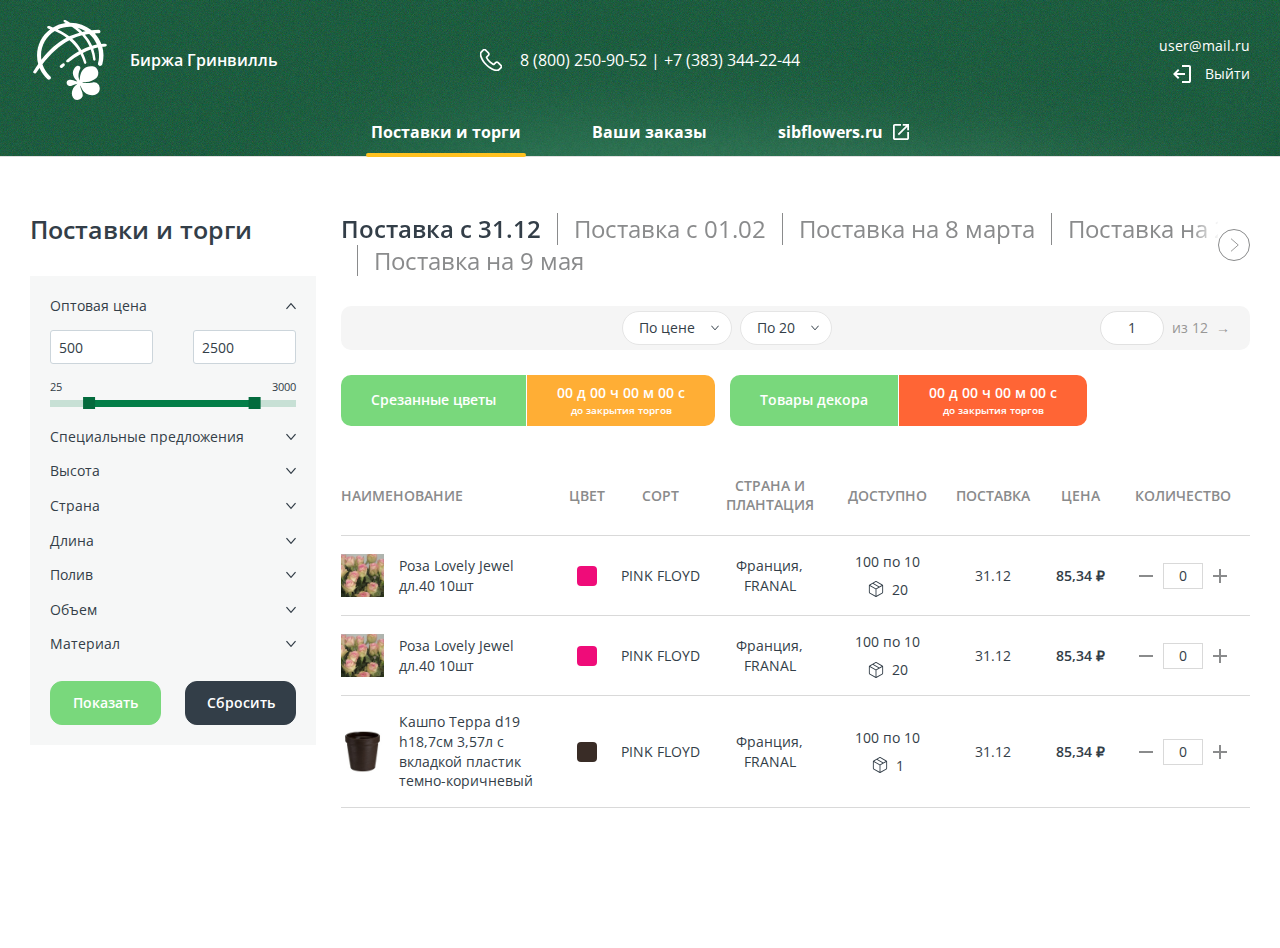
<file: local/templates/main/assets/index_categories.html>
<!DOCTYPE HTML>
<html lang="ru">
<head>
	<title>Биржа Гринвилль</title>
	<meta http-equiv="Content-Type" content="text/html; charset=UTF-8">
	<meta name="author" content="" >
	<meta name="description" content="" >
	<meta name="keywords" content="" >

	<link rel="shortcut icon"  href="/favicon.ico" type="image/x-icon" />
	
	<meta name="viewport" content="width=device-width, maximum-scale=2">

	<link rel="preconnect" href="https://fonts.googleapis.com">
	<link rel="preconnect" href="https://fonts.gstatic.com" crossorigin>
	<link rel="stylesheet" href="https://fonts.googleapis.com/css?family=Open+Sans:300,300i,400,400i,500,500i,600,600i,700,700i,800,800i&family=Roboto:wght@400;500;700&display=swap">

	<link href="css/normalize.css" rel="stylesheet" type="text/css" media="all">
	<link href="css/effects.css" rel="stylesheet" type="text/css" media="all">
	<link href="css/nouislider.css" rel="stylesheet" type="text/css" media="all">
	<link href="css/common.css" rel="stylesheet" type="text/css" media="all">
	<link href="css/responsive.css" rel="stylesheet" type="text/css" media="all">

</head>

<body>
	<svg style="position: absolute; width: 0; height: 0; " width="0" height="0" version="1.1" xmlns="http://www.w3.org/2000/svg" xmlns:xlink="http://www.w3.org/1999/xlink">
		<defs>
			<symbol id="icon-close" viewBox="0 0 13 13">
				<path d="M 1.1213563,0 0,1.1213563 5.3786437,6.5000001 0,11.878644 1.1213563,13 6.5000001,7.6213565 11.878644,13 13,11.878644 7.6213565,6.5000001 13,1.1213563 11.878644,0 6.5000001,5.3786437 Z" />
			</symbol>
			<symbol id="icon-arrow-1" viewBox="0 0 16 16">
				<path d="M 3.4298665,0.75257668 11.710046,7.9977339 3.4298665,15.242891" />
			</symbol>
			<symbol id="icon-logo" viewBox="0 0 70 76">
			    <path d="m 56.530889,71.423272 c 9.68481,-0.29883 8.17115,-13.645904 0.102655,-12.150751 -3.630168,0.59766 -8.171149,1.095042 -10.188021,0 1.814581,-0.100278 2.823017,-0.199554 4.236035,-0.399109 3.227599,-0.29883 6.960422,-1.592423 9.379863,-3.882785 3.126957,-2.9883 2.421455,-10.259497 -3.73081,-11.056712 -1.91623,-0.199554 -3.933102,0 -5.447769,0.597661 -3.832459,1.395877 -6.556846,5.777046 -6.656482,12.848689 -2.320812,-3.885793 -0.606874,-8.465515 0.200278,-10.259498 1.313382,-2.787743 -0.705503,-3.983064 -2.419441,-3.584958 -1.816594,0.398106 -3.530533,3.186853 -4.034751,4.880557 -0.907794,3.186853 0.60486,6.573259 3.428884,9.361002 0.30394,0.497382 0.505224,0.696936 0.505224,0.696936 -3.228605,-1.095042 -5.347126,-1.991531 -7.363998,-1.692702 -3.934108,0.497382 -3.329248,5.577492 -0.202291,5.876322 1.714945,0.198552 3.833466,-0.995765 7.767574,-2.191085 -5.446762,3.684234 -6.456205,9.661837 -4.337684,13.146516 1.91623,3.087577 5.34612,2.988301 7.868216,0.796212 4.135393,-3.584957 -1.916229,-9.660834 -0.705502,-12.250027 1.812568,5.777047 5.849331,9.462284 11.59802,9.263732 z M 27.278194,41.740824 c -0.806145,0.797214 -0.806145,0.696936 -1.613297,1.49415 -1.311369,1.393872 0.705503,3.287131 2.319806,1.79298 0.907793,-0.796211 0.605867,-0.59766 1.412011,-1.194317 1.714946,-1.694707 -0.100642,-3.687242 -2.11852,-2.092813 z M 6.0879541,45.607565 C 5.0825374,46.968344 4.0771206,48.36723 3.0696911,49.808232 2.1618974,51.900043 -0.36019909,50.505168 0.0433766,49.210572 1.5922619,46.660489 3.1753655,44.231743 4.7947003,41.911297 4.06605,39.288011 3.6745514,36.527342 3.6745514,33.673415 3.6745514,23.508179 8.5919349,14.489127 16.206533,8.7993225 15.726469,8.6248379 15.260495,8.4413281 14.770367,8.273863 12.147628,7.3773728 13.458997,5.2865652 15.476876,5.7839468 16.61514,6.1970943 17.71818,6.6202698 18.795053,7.0544759 22.416163,4.8704093 26.519351,3.3913007 30.910375,2.796649 30.603416,2.6311894 30.313566,2.4607158 30.002581,2.2972619 27.581127,1.1019417 29.19543,-0.5907601 31.112666,0.20545152 32.493479,0.96054894 33.808874,1.726677 35.07596,2.5008273 c 0.05837,0 0.114733,-0.00402 0.172099,-0.00402 7.747445,0 14.834677,2.7526459 20.326728,7.3173252 2.076251,-0.2226184 4.205842,-0.3760446 6.403871,-0.4452368 2.418434,0.099276 2.52109,2.8880213 0.606873,3.1878553 -1.348607,0.01505 -2.662996,0.0722 -3.959269,0.15142 2.662996,2.893037 4.776484,6.286463 6.191515,10.017827 1.266081,-0.123343 2.51002,-0.197549 3.715715,-0.20858 1.815587,0.09928 2.016872,2.091811 0.201284,2.590195 -0.999378,0.06117 -2.017878,0.161448 -3.048456,0.286797 0.733683,2.63532 1.134239,5.411029 1.134239,8.277993 0,2.888022 -0.404582,5.677771 -1.111091,8.366239 -1.110085,2.589192 -4.436313,1.692702 -4.13338,-0.796211 0.705503,-2.389639 1.110085,-4.880557 1.009443,-7.570028 0,-2.634317 -0.386467,-5.175376 -1.08895,-7.58206 -1.429121,0.299832 -2.885415,0.667855 -4.378947,1.12312 1.108072,3.179832 1.808542,6.519108 2.137643,10.0449 0.100642,1.892257 -1.91623,1.892257 -2.219164,0.498386 -0.409614,-3.418496 -1.204688,-6.660502 -2.346978,-9.742061 -2.374153,0.846351 -4.843915,1.91532 -7.402243,3.218941 1.314389,2.722563 2.370127,5.621615 3.194387,8.713203 0.401563,1.892255 -1.515673,2.39064 -2.11852,0.89649 -0.89471,-2.967242 -2.022911,-5.761003 -3.380576,-8.381281 -3.613059,2.005571 -7.414319,4.490473 -11.447057,7.585069 -1.714945,0.696936 -3.127963,-0.89649 -1.413018,-2.192089 3.700618,-3.263064 7.513956,-5.938495 11.331319,-8.099498 -2.41441,-3.967019 -5.415563,-7.494818 -8.98434,-10.586405 -9.463397,4.936712 -17.623476,12.597993 -25.6396363,22.837435 1.5035963,4.628857 4.2169133,8.704177 7.7585163,11.88401 1.210727,1.49415 -1.209721,3.685236 -2.924666,2.489917 C 10.412555,53.38416 7.8200083,49.716974 6.0879541,45.60756 Z M 53.533761,25.209906 c -1.755202,-3.822618 -4.11929,-7.366461 -7.084213,-10.629525 -3.262824,0.839331 -6.358581,1.942396 -9.325517,3.297158 3.579848,3.159777 6.448154,6.68156 8.705561,10.600444 2.587514,-1.319665 5.164963,-2.403676 7.704169,-3.268077 z M 53.225795,13.243668 c -1.362697,0.190529 -2.693188,0.428189 -4.003551,0.697938 2.932717,3.300167 5.176034,6.784846 6.803421,10.489135 1.523724,-0.438216 3.02732,-0.797214 4.505756,-1.081002 -1.624367,-3.909861 -4.142438,-7.360445 -7.305626,-10.106071 z M 42.205462,7.4114675 c 1.617322,1.266518 3.115886,2.5601113 4.482609,3.8817825 0.997365,-0.231643 2.01184,-0.441225 3.040404,-0.631755 C 47.427792,9.2305202 44.89865,8.1244479 42.205462,7.4114675 Z M 23.353143,9.0460077 C 27.4986,11.00545 31.129775,13.167456 34.285918,15.556091 37.3384,14.133138 40.543857,12.948848 43.920407,12.008236 41.886426,10.085896 39.620967,8.273863 37.124031,6.568125 36.437651,6.516982 35.745232,6.483891 35.045768,6.483891 30.862067,6.481891 26.900785,7.4034453 23.353143,9.0460077 Z M 7.5080172,33.673415 c 0,1.395878 0.1127193,2.760669 0.3160168,4.097382 C 14.784457,28.702608 22.509761,21.675088 31.607826,16.877762 28.335944,14.449015 24.649416,12.337149 20.563338,10.536147 12.723302,15.323444 7.5080172,23.884224 7.5080172,33.673415 Z" />
			</symbol>
			<symbol id="icon-phone" viewBox="0 0 18 18">
			    <path d="m 3.6054688,-0.25 c -0.5441223,0 -1.0662116,0.22958015 -1.5039063,0.64648438 L 2.0996094,0.3984375 0.69726562,1.796875 C 0.14964815,2.3418559 -0.167866,3.0210464 -0.23242188,3.7871094 v 0.00195 c -0.0745412,0.9364892 0.099755,1.9223158 0.53515626,3.0898437 0.6659002,1.8004722 1.67245782,3.4725299 3.15429692,5.2460939 1.8040103,2.149222 3.9794244,3.843777 6.4589843,5.041016 l 0.00195,0.002 c 0.9403904,0.442952 2.2163584,0.982748 3.6582034,1.076172 h 0.0039 0.0059 c 0.08295,0.0019 0.167966,0.0059 0.261718,0.0059 0.987662,0 1.820094,-0.355231 2.470703,-1.058594 0.0057,-0.0044 0.02084,-0.0106 0.05273,-0.06641 l -0.02539,0.03516 c 0.20454,-0.246013 0.44526,-0.473819 0.705078,-0.724609 0.177109,-0.170064 0.357873,-0.34785 0.533203,-0.529297 0.435186,-0.452112 0.667169,-0.987134 0.666016,-1.525391 -0.0012,-0.538256 -0.236516,-1.068238 -0.677734,-1.507812 l -2.246094,-2.236328 c -0.41978,-0.436306 -0.946327,-0.681641 -1.498047,-0.681641 -0.552068,0 -1.077211,0.246276 -1.507812,0.675781 v -0.002 l -1.210938,1.207032 c -0.07173,-0.03745 -0.14448,-0.07768 -0.212891,-0.111329 h -0.002 c -0.148264,-0.07463 -0.278104,-0.141739 -0.386718,-0.210937 l -0.002,-0.002 C 9.3103044,10.756786 8.2229049,9.7692892 7.1777344,8.4921875 6.6943415,7.8820056 6.3905687,7.3778749 6.1542969,6.8710937 6.4541453,6.5926053 6.743003,6.3089996 7.015625,6.03125 h 0.00195 V 6.0293 C 7.1270134,5.9159532 7.2428671,5.8020547 7.359375,5.6855469 H 7.357425 C 7.7992227,5.2459277 8.0546875,4.7154774 8.0546875,4.1660156 8.0546875,3.6188112 7.8049426,3.0864012 7.359375,2.6464844 L 7.357425,2.6445344 6.2441437,1.5351593 h -0.00195 C 6.1129833,1.4069383 5.9918335,1.2809771 5.8652344,1.1503906 h -0.00195 v -0.00195 C 5.6174307,0.89661491 5.3586389,0.6355564 5.0996094,0.39648438 4.6747742,-0.01954592 4.153871,-0.25 3.6054688,-0.25 Z m 0,0.5 C 4.0170656,0.25 4.4028359,0.41393731 4.75,0.75390625 l 0.00195,0.001953 0.00391,0.003906 c 0.2489609,0.22943462 0.5037518,0.48605125 0.75,0.73828125 0.1274,0.1314136 0.2519695,0.2588436 0.384765,0.3906254 L 7.0058594,3 v 0.00195 c 0.3711309,0.3656865 0.5488281,0.7661158 0.5488281,1.1640625 0,0.3965373 -0.1806298,0.7996356 -0.5488281,1.1660156 C 6.8903675,5.4475232 6.7727677,5.5629845 6.6582031,5.6816406 6.3400847,6.0057357 6.0146335,6.3340949 5.6699219,6.6445312 L 5.5371094,6.765625 5.609375,6.9296875 c 0.2619399,0.6021486 0.635189,1.1902348 1.1796875,1.8769531 l 0.00195,0.00195 c 1.0724939,1.3104884 2.2012836,2.3399824 3.4472655,3.1269534 0.138962,0.08853 0.284567,0.161315 0.433594,0.236328 h 0.002 c 0.117432,0.05774 0.242413,0.121329 0.361328,0.1875 l 0.164063,0.0918 1.472656,-1.466797 c 0.355398,-0.354494 0.750319,-0.529297 1.15625,-0.529297 0.406279,0 0.796452,0.171651 1.138672,0.527344 v 0.002 l 2.251953,2.244141 c 0.363781,0.362425 0.530403,0.759054 0.53125,1.154297 8.46e-4,0.394695 -0.164618,0.800332 -0.525391,1.175781 -0.168669,0.174553 -0.346593,0.347689 -0.521484,0.515625 -0.258181,0.249209 -0.512728,0.491592 -0.742187,0.767578 v 0.002 l -0.0039,0.0039 -0.002,0.002 -0.002,0.002 C 15.38662,17.464485 14.721403,17.75 13.847656,17.75 c -0.07519,0 -0.153559,-0.0037 -0.240234,-0.0059 C 12.27127,17.65752 11.054468,17.14985 10.130859,16.714803 7.7154396,15.548153 5.5992372,13.900755 3.8398438,11.804688 2.3856858,10.064255 1.4155829,8.4466024 0.77148437,6.7050781 0.35288649,5.5826084 0.19816632,4.675634 0.265625,3.828125 0.321017,3.1708066 0.57921229,2.6191857 1.0507812,2.1503906 L 2.4472656,0.75976562 C 2.8095701,0.41467061 3.199592,0.25 3.6054688,0.25 Z m 0.00195,0.4140625 c -0.3095859,0 -0.6109391,0.14367951 -0.8632813,0.3867187 l -0.00195,0.00195 -1.3945313,1.3886719 C 0.95181291,2.836147 0.73126114,3.3163529 0.68164062,3.8632813 v 0.00195 c -0.0637315,0.796644 0.0912111,1.6612281 0.48437498,2.7089843 0.6329656,1.6998351 1.5907913,3.2857928 3.0019531,4.9765624 1.7180602,2.048301 3.7916828,3.662515 6.1523443,4.800781 l 0.002,0.002 c 0.86706,0.411297 2.035653,0.904853 3.318359,0.986328 0.06448,0.004 0.136521,0.0078 0.210938,0.0078 0.716631,0 1.316148,-0.251803 1.787109,-0.757812 l 0.0039,-0.0059 0.0059,-0.0039 c 0.236457,-0.282224 0.501051,-0.537416 0.763671,-0.791015 0.17691,-0.168869 0.34227,-0.331207 0.503907,-0.501954 0.258039,-0.267073 0.413675,-0.568396 0.416015,-0.884765 0.0023,-0.31637 -0.151509,-0.616925 -0.408203,-0.873047 l -2.25,-2.240234 c -0.172259,-0.182879 -0.458417,-0.408204 -0.845703,-0.408204 -0.31526,0 -0.611813,0.153979 -0.861328,0.402344 l -1.400391,1.396485 c -0.0643,0.06327 -0.189175,0.18164 -0.382812,0.18164 -0.07698,0 -0.155495,-0.01839 -0.25,-0.06641 l -0.0039,-0.002 -0.0039,-0.002 c 0.0046,0.0021 -0.01016,-0.0066 -0.01172,-0.0078 l -0.02149,-0.01172 c -0.130295,-0.08093 -0.267322,-0.151227 -0.410156,-0.222656 l -0.002,-0.002 c -0.163694,-0.08384 -0.327336,-0.160983 -0.470703,-0.253906 v -0.002 h -0.002 C 8.7296712,11.482736 7.5676625,10.432713 6.4589844,9.0703125 5.8450521,8.2998667 5.4592553,7.6670715 5.1816406,7.0019531 l -0.00195,-0.00586 -0.00195,-0.00781 C 5.1454852,6.8919636 5.126175,6.8025219 5.1367187,6.7167969 5.1472625,6.6310719 5.1798709,6.5404371 5.3027344,6.4179687 l 0.00586,-0.00781 h 0.00195 c 0.0042,-0.0037 0.00753,-0.00802 0.011719,-0.011719 0.3633775,-0.3209971 0.6900598,-0.6538919 1.0332031,-1 C 6.4729926,5.2809137 6.5881613,5.1628092 6.703125,5.0488281 h 0.00195 c 0.2615302,-0.2604029 0.4257813,-0.5574202 0.4257813,-0.875 0,-0.3182066 -0.1642511,-0.614597 -0.4257813,-0.875 L 5.5878906,2.1875 C 5.4548706,2.0514959 5.3252811,1.92294 5.2011719,1.7949219 l -0.00195,-0.00195 C 4.9459512,1.5367099 4.7087333,1.2917261 4.4511719,1.0546875 l 0.00781,0.00977 C 4.2114615,0.81228193 3.9150242,0.6640625 3.6074219,0.6640625 Z m 0,0.5 c 0.1503972,0 0.317617,0.068172 0.4960937,0.25 l 0.00391,0.00391 0.00391,0.00586 c 0.2444381,0.224961 0.47769,0.4629626 0.7324219,0.7207032 0.1286459,0.1326471 0.2590345,0.2619475 0.3886719,0.3945312 l 0.00195,0.00195 1.1171875,1.1113282 c 0.2024693,0.2015966 0.2792969,0.3756914 0.2792969,0.5214843 0,0.1444198 -0.076828,0.3179347 -0.2792969,0.5195313 C 6.2325264,4.811378 6.1164291,4.9304459 6.0019531,5.0449219 v 0.00195 C 5.6534203,5.3984124 5.3316735,5.725901 4.9804687,6.0351562 l -0.00586,0.00391 -0.00586,0.00586 c 8.225e-4,-8.225e-4 -0.01057,0.010569 -0.017578,0.017578 -7.401e-4,7.377e-4 -0.00122,0.00121 -0.00195,0.00195 C 4.7625303,6.251426 4.664487,6.4622415 4.640625,6.65625 c -0.023768,0.1932476 0.020077,0.3590024 0.0625,0.4863281 3.353e-4,0.00101 -3.352e-4,0.00291 0,0.00391 0.00626,0.018857 0.014399,0.03911 0.013672,0.037109 l 0.00195,0.00586 0.00195,0.00391 c 0.2980778,0.7141447 0.7147284,1.3950115 1.3496094,2.1914062 v 0.00195 c 1.1373196,1.3975967 2.3420658,2.4864537 3.6699219,3.3261727 0.1791165,0.115811 0.3588887,0.201923 0.5136717,0.28125 h 0.002 c 0.148808,0.0744 0.281619,0.143764 0.390625,0.21289 l 0.0098,0.0059 0.01172,0.0059 c -0.0053,-0.0027 0.01182,0.0078 0.03906,0.02148 5.91e-4,3.01e-4 0.0014,-2.99e-4 0.002,0 0.152967,0.07741 0.314213,0.121094 0.47461,0.121094 0.405555,0 0.668433,-0.261244 0.734375,-0.326172 h 0.002 l 1.400391,-1.396484 c 0.184484,-0.183634 0.357073,-0.257813 0.507812,-0.257813 0.180713,0 0.360729,0.124832 0.480469,0.251954 l 0.0039,0.002 2.259766,2.248047 c 0.192305,0.191877 0.260925,0.358744 0.259765,0.515625 -0.0012,0.15688 -0.07643,0.335089 -0.27539,0.541015 l -0.002,0.002 c -0.153773,0.162533 -0.313878,0.319853 -0.488281,0.486328 l -0.002,0.002 c -0.258246,0.249374 -0.534105,0.513303 -0.791015,0.818359 -0.389039,0.41799 -0.814509,0.599609 -1.421875,0.599609 -0.05358,0 -0.116173,-0.0038 -0.179688,-0.0078 -1.173291,-0.07452 -2.285827,-0.536752 -3.134766,-0.939453 v 0.002 C 8.2401953,14.794815 6.2264893,13.225643 4.5527344,11.230469 3.1683466,9.5717781 2.2458034,8.0399876 1.6347656,6.3984375 1.2579303,5.3941958 1.1234191,4.6096045 1.1796875,3.90625 1.2203526,3.4621006 1.3794794,3.1157182 1.7011719,2.7949219 l 1.390625,-1.3847657 0.00195,-0.00195 C 3.2745594,1.2349728 3.453712,1.1640625 3.6074219,1.1640625 Z M 3.648,11.965 c 1.782,2.123 3.928,3.794 6.376,4.976 0.932,0.439 2.179,0.963 3.568,1.053 0.087,0.002 0.169,0.006 0.255,0.006 0.932,0 1.682,-0.32 2.291,-0.98 0.004,-0.004 0.012,-0.012 0.016,-0.019 0.217,-0.261 0.464,-0.496 0.723,-0.746 0.176,-0.169 0.355,-0.344 0.527,-0.522 0.797,-0.828 0.797,-1.88 -0.008,-2.682 l -2.25,-2.241 c -0.381,-0.396 -0.838,-0.605 -1.317,-0.605 -0.479,0 -0.94,0.21 -1.333,0.602 l -1.34,1.334 C 11.032,12.072 10.905,12.007 10.785,11.948 10.636,11.873 10.497,11.803 10.373,11.724 9.152,10.953 8.044,9.945 6.985,8.651 6.449,7.975 6.089,7.407 5.838,6.83 6.19,6.513 6.519,6.181 6.838,5.856 6.95,5.74 7.066,5.625 7.182,5.509 7.587,5.106 7.804,4.639 7.804,4.166 7.804,3.693 7.591,3.226 7.182,2.823 L 6.067,1.712 C 5.936,1.582 5.812,1.455 5.685,1.324 5.438,1.071 5.18,0.81 4.925,0.575 4.539,0.197 4.086,0 3.606,0 3.131,0 2.674,0.197 2.274,0.578 l -1.4,1.395 C 0.364,2.48 0.076,3.096 0.016,3.808 -0.055,4.7 0.11,5.647 0.537,6.792 1.192,8.563 2.18,10.208 3.648,11.965 Z M 0.93,3.886 C 0.975,3.39 1.166,2.976 1.525,2.618 L 2.918,1.231 C 3.135,1.022 3.375,0.914 3.607,0.914 3.836,0.914 4.068,1.022 4.281,1.239 4.532,1.47 4.768,1.712 5.022,1.969 5.149,2.1 5.28,2.23 5.412,2.365 L 6.528,3.476 C 6.76,3.707 6.88,3.942 6.88,4.174 6.88,4.405 6.76,4.64 6.528,4.871 6.411,4.987 6.295,5.106 6.179,5.222 5.831,5.573 5.505,5.905 5.145,6.222 5.138,6.229 5.134,6.232 5.127,6.24 4.816,6.55 4.865,6.844 4.94,7.068 c 0.003,0.011 0.007,0.019 0.011,0.03 0.288,0.69 0.689,1.346 1.314,2.13 1.123,1.38 2.306,2.45 3.609,3.274 0.162,0.105 0.334,0.187 0.494,0.269 0.15,0.075 0.289,0.146 0.412,0.224 0.016,0.008 0.026,0.016 0.041,0.023 0.124,0.063 0.244,0.093 0.363,0.093 0.3,0 0.494,-0.19 0.559,-0.254 l 1.4,-1.396 c 0.217,-0.216 0.452,-0.331 0.685,-0.331 0.284,0 0.517,0.176 0.663,0.331 l 2.257,2.245 c 0.449,0.448 0.446,0.934 -0.011,1.407 -0.158,0.167 -0.322,0.328 -0.498,0.496 -0.262,0.253 -0.535,0.514 -0.783,0.81 -0.43,0.462 -0.943,0.679 -1.605,0.679 -0.064,0 -0.131,-0.004 -0.195,-0.008 C 12.428,17.012 11.287,16.534 10.429,16.127 8.1,15.004 6.056,13.413 4.36,11.391 2.962,9.716 2.023,8.157 1.401,6.486 1.016,5.46 0.87,4.636 0.93,3.886 Z" />
			</symbol>
			<symbol id="icon-login" viewBox="0 0 18 18">
			    <path d="M 9 0 L 9 2 L 16 2 L 16 16 L 9 16 L 9 18 L 16 18 C 16.549999 18 17.02041 17.803809 17.412109 17.412109 C 17.803809 17.02041 18 16.549999 18 16 L 18 2 C 18 1.4500005 17.803809 0.97955723 17.412109 0.58789062 C 17.02041 0.19622402 16.549999 0 16 0 L 9 0 z M 7 4 L 5.625 5.4492188 L 8.1757812 8 L 0 8 L 0 10 L 8.1757812 10 L 5.625 12.550781 L 7 14 L 12 9 L 7 4 z " />
			</symbol>
			<symbol id="icon-logout" viewBox="0 0 18 18">
			    <path d="M 9 0 L 9 2 L 16 2 L 16 16 L 9 16 L 9 18 L 16 18 C 16.549998 18 17.020411 17.803809 17.412109 17.412109 C 17.803809 17.020411 18 16.549998 18 16 L 18 2 C 18 1.450001 17.803809 0.97955684 17.412109 0.58789062 C 17.020411 0.19622442 16.549998 0 16 0 L 9 0 z M 5 4 L 0 9 L 5 14 L 6.375 12.550781 L 3.8242188 10 L 12 10 L 12 8 L 3.8242188 8 L 6.375 5.4492188 L 5 4 z " />
			</symbol>
			<symbol id="icon-link-outer" viewBox="0 0 18 18">
			    <path d="M2 18C1.45 18 0.979167 17.8042 0.5875 17.4125C0.195833 17.0208 0 16.55 0 16V2C0 1.45 0.195833 0.979167 0.5875 0.5875C0.979167 0.195833 1.45 0 2 0H9V2H2V16H16V9H18V16C18 16.55 17.8042 17.0208 17.4125 17.4125C17.0208 17.8042 16.55 18 16 18H2ZM6.7 12.7L5.3 11.3L14.6 2H11V0H18V7H16V3.4L6.7 12.7Z" />
			</symbol>
			<symbol id="icon-box" viewBox="0 0 18 18">
			    <path d="m 9,0.09570306 c -0.2858994,0 -0.5560242,0.07193016 -0.8085938,0.21679688 L 1.8085937,3.9921874 C 1.5560442,4.1370572 1.3577935,4.3333017 1.2148437,4.5820311 1.0718939,4.8307507 1,5.1008955 1,5.3906249 v 7.2187501 c 0,0.2898 0.071894,0.559894 0.2148437,0.808594 0.1429498,0.2487 0.3412005,0.444945 0.59375,0.589843 l 6.3828125,3.677735 c 0.2525696,0.1449 0.5226944,0.21875 0.8085938,0.21875 0.2858994,0 0.5560242,-0.07385 0.8085938,-0.21875 l 6.3828122,-3.677735 c 0.2526,-0.144898 0.45075,-0.341143 0.59375,-0.589843 C 16.928056,13.169269 17,12.899175 17,12.609375 V 5.3906249 C 17,5.1008955 16.92806,4.8307507 16.785156,4.5820311 16.642156,4.3333017 16.444006,4.1370572 16.191406,3.9921874 L 9.8085938,0.31249994 C 9.5560242,0.16763322 9.2858994,0.09570306 9,0.09570306 Z M 9,1.0761718 c 0.1025698,0 0.206024,0.033556 0.3085938,0.097656 l 6.1171872,3.5390625 -2.714843,1.5625 -6.4101568,-3.7265625 2.390625,-1.375 C 8.793976,1.1097282 8.8974302,1.0761718 9,1.0761718 Z M 5.2753906,3.1464843 11.699219,6.8593749 9,8.4277343 2.5742188,4.7128905 Z M 2,5.5234374 8.5,9.2871093 V 16.712891 L 2.3085938,13.123047 C 2.206024,13.058947 2.1274617,12.982278 2.0761719,12.892578 2.0248919,12.802878 2,12.706116 2,12.603516 Z m 14,0 v 7.0800786 c 0,0.1026 -0.02487,0.199362 -0.07617,0.289062 -0.0513,0.0897 -0.129822,0.166369 -0.232422,0.230469 L 9.5,16.712891 V 9.2871093 Z" />
			</symbol>
			<symbol id="icon-info" viewBox="0 0 20 20">
			    <path d="M 10 0 C 8.6166714 -7.4014794e-17 7.3162782 0.2621099 6.0996094 0.78710938 C 4.8829406 1.3121089 3.8257804 2.0257821 2.9257812 2.9257812 C 2.0257822 3.8257803 1.3121088 4.8829406 0.78710938 6.0996094 C 0.2621099 7.3162782 0 8.6166714 0 10 C -7.4014794e-17 11.383299 0.2621099 12.683692 0.78710938 13.900391 C 1.3121089 15.117089 2.0257821 16.17422 2.9257812 17.074219 C 3.8257803 17.974218 4.8829406 18.687891 6.0996094 19.212891 C 7.3162782 19.73789 8.6166714 20 10 20 C 11.383299 20 12.683692 19.73789 13.900391 19.212891 C 15.117089 18.687891 16.17422 17.974218 17.074219 17.074219 C 17.974218 16.17422 18.687891 15.117089 19.212891 13.900391 C 19.73789 12.683692 20 11.383299 20 10 C 20 8.6166714 19.73789 7.3162782 19.212891 6.0996094 C 18.687891 4.8829406 17.974218 3.8257804 17.074219 2.9257812 C 16.17422 2.0257822 15.117089 1.3121088 13.900391 0.78710938 C 12.683692 0.2621099 11.383299 0 10 0 z M 10 2 C 12.233298 2 14.125783 2.7742203 15.675781 4.3242188 C 17.22578 5.8742172 18 7.7666722 18 10 C 18 12.233298 17.22578 14.125783 15.675781 15.675781 C 14.125783 17.22578 12.233298 18 10 18 C 7.7666722 18 5.8742172 17.22578 4.3242188 15.675781 C 2.7742203 14.125783 2 12.233298 2 10 C 2 7.7666722 2.7742203 5.8742172 4.3242188 4.3242188 C 5.8742172 2.7742203 7.7666722 2 10 2 z M 10 5 C 9.7166703 5 9.4787792 5.0954396 9.2871094 5.2871094 C 9.0954396 5.4787792 9 5.7166703 9 6 C 9 6.2833297 9.0954396 6.5212208 9.2871094 6.7128906 C 9.4787792 6.9045604 9.7166703 7 10 7 C 10.2833 7 10.521191 6.9045604 10.712891 6.7128906 C 10.90459 6.5212208 11 6.2833297 11 6 C 11 5.7166703 10.90459 5.4787792 10.712891 5.2871094 C 10.521191 5.0954396 10.2833 5 10 5 z M 9 9 L 9 15 L 11 15 L 11 9 L 9 9 z " />
			</symbol>
			<symbol id="icon-filter" viewBox="0 0 24 24">
			    <path d="M 19.2,0 C 17.645573,0 16.307425,1.0075354 15.808594,2.4 H 2.4 A 1.2,1.2 0 0 0 1.2,3.6 1.2,1.2 0 0 0 2.4,4.8 H 15.808594 C 16.307425,6.1924646 17.645573,7.2 19.2,7.2 21.174007,7.2 22.8,5.5740077 22.8,3.6 22.8,1.6259923 21.174007,0 19.2,0 Z m 0,2.4 c 0.676954,0 1.2,0.5230462 1.2,1.2 0,0.6769538 -0.523046,1.2 -1.2,1.2 C 18.523046,4.8 18,4.2769538 18,3.6 18,2.9230462 18.523046,2.4 19.2,2.4 Z m -7.2,6 c -1.554427,0 -2.892575,1.007535 -3.391406,2.4 H 2.4 A 1.2,1.2 0 0 0 1.2,12 1.2,1.2 0 0 0 2.4,13.2 h 6.208594 c 0.498831,1.392464 1.836979,2.4 3.391406,2.4 1.554427,0 2.892575,-1.007536 3.391406,-2.4 H 21.6 A 1.2,1.2 0 0 0 22.8,12 1.2,1.2 0 0 0 21.6,10.8 H 15.391406 C 14.892575,9.407535 13.554427,8.4 12,8.4 Z m 0,2.4 c 0.676954,0 1.2,0.523046 1.2,1.2 0,0.676954 -0.523046,1.2 -1.2,1.2 -0.676954,0 -1.2,-0.523046 -1.2,-1.2 0,-0.676954 0.523046,-1.2 1.2,-1.2 z m -7.2,6 c -1.9740077,0 -3.6,1.625993 -3.6,3.6 0,1.974007 1.6259923,3.6 3.6,3.6 1.5544278,0 2.892575,-1.007536 3.3914063,-2.4 H 21.6 a 1.2,1.2 0 0 0 1.2,-1.2 1.2,1.2 0 0 0 -1.2,-1.2 H 8.1914063 C 7.692575,17.807536 6.3544278,16.8 4.8,16.8 Z m 0,2.4 c 0.6769538,0 1.2,0.523046 1.2,1.2 0,0.676954 -0.5230462,1.2 -1.2,1.2 -0.6769538,0 -1.2,-0.523046 -1.2,-1.2 0,-0.676954 0.5230462,-1.2 1.2,-1.2 z" />
			</symbol>
			<symbol id="icon-email" viewBox="0 0 44 44">
				<path d="M 6,6 C 2.6933005,6 0,8.6933005 0,12 v 20 c 0,3.306699 2.6933005,6 6,6 h 32 c 3.306699,0 6,-2.693301 6,-6 V 12 C 44,8.6933005 41.306699,6 38,6 Z m 0,2 h 32 c 0.752107,0 1.448308,0.2055596 2.044922,0.5566406 L 25.751953,23.027344 c -1.9488,1.973154 -5.097224,1.993993 -7.070312,0.04492 L 3.9746094,8.5449219 C 4.5668816,8.2009955 5.2561754,8 6,8 Z M 2.5566406,9.9550781 16.105469,23.339844 2.6464844,34.193359 C 2.2389251,33.56573 2,32.815198 2,32 V 12 C 2,11.247893 2.2055596,10.551692 2.5566406,9.9550781 Z M 41.455078,9.9746094 C 41.799004,10.566882 42,11.256175 42,12 v 20 c 0,0.815198 -0.238925,1.56573 -0.646484,2.193359 L 28.095703,23.501953 Z M 17.552734,24.742188 c 2.580834,2.292177 6.465601,2.347725 9.101563,0.167968 L 39.851562,35.552734 C 39.299702,35.836926 38.671613,36 38,36 H 6 C 5.3283869,36 4.7002975,35.836926 4.1484375,35.552734 Z" />
			</symbol>
			<symbol id="icon-moderation" viewBox="0 0 22 22">
				<path d="M7.6 21.5L5.7 18.3L2.1 17.5L2.45 13.8L0 11L2.45 8.2L2.1 4.5L5.7 3.7L7.6 0.5L11 1.95L14.4 0.5L16.3 3.7L19.9 4.5L19.55 8.2L22 11L19.55 13.8L19.9 17.5L16.3 18.3L14.4 21.5L11 20.05L7.6 21.5ZM8.45 18.95L11 17.85L13.6 18.95L15 16.55L17.75 15.9L17.5 13.1L19.35 11L17.5 8.85L17.75 6.05L15 5.45L13.55 3.05L11 4.15L8.4 3.05L7 5.45L4.25 6.05L4.5 8.85L2.65 11L4.5 13.1L4.25 15.95L7 16.55L8.45 18.95ZM11 16C11.2833 16 11.5208 15.9042 11.7125 15.7125C11.9042 15.5208 12 15.2833 12 15C12 14.7167 11.9042 14.4792 11.7125 14.2875C11.5208 14.0958 11.2833 14 11 14C10.7167 14 10.4792 14.0958 10.2875 14.2875C10.0958 14.4792 10 14.7167 10 15C10 15.2833 10.0958 15.5208 10.2875 15.7125C10.4792 15.9042 10.7167 16 11 16ZM10 12H12V6H10V12Z" />
			</symbol>
			<symbol id="icon-confirmation" viewBox="0 0 22 22">
				<path d="M7.6 21.5L5.7 18.3L2.1 17.5L2.45 13.8L0 11L2.45 8.2L2.1 4.5L5.7 3.7L7.6 0.5L11 1.95L14.4 0.5L16.3 3.7L19.9 4.5L19.55 8.2L22 11L19.55 13.8L19.9 17.5L16.3 18.3L14.4 21.5L11 20.05L7.6 21.5ZM8.45 18.95L11 17.85L13.6 18.95L15 16.55L17.75 15.9L17.5 13.1L19.35 11L17.5 8.85L17.75 6.05L15 5.45L13.55 3.05L11 4.15L8.4 3.05L7 5.45L4.25 6.05L4.5 8.85L2.65 11L4.5 13.1L4.25 15.95L7 16.55L8.45 18.95ZM9.95 14.55L15.6 8.9L14.2 7.45L9.95 11.7L7.8 9.6L6.4 11L9.95 14.55Z" />
			</symbol>
			<symbol id="icon-cancellation" viewBox="0 0 22 22">
				<path d="M 7.4,16 11,12.4 14.6,16 16,14.6 12.4,11 16,7.4 14.6,6 11,9.6 7.4,6 6,7.4 9.6,11 6,14.6 Z M 4,20 C 3.45,20 2.979167,19.8042 2.5875,19.4125 2.195833,19.0208 2,18.55 2,18 V 4 C 2,3.45 2.195833,2.979167 2.5875,2.5875 2.979167,2.195833 3.45,2 4,2 h 14 c 0.55,0 1.0208,0.195833 1.4125,0.5875 C 19.8042,2.979167 20,3.45 20,4 v 14 c 0,0.55 -0.1958,1.0208 -0.5875,1.4125 C 19.0208,19.8042 18.55,20 18,20 Z M 4,18 H 18 V 4 H 4 Z" />
			</symbol>
			<symbol id="icon-edit" viewBox="0 0 22 22">
				<path d="M 4,18 H 5.425 L 15.2,8.225 13.775,6.8 4,16.575 Z M 2,20 V 15.75 L 15.2,2.575 C 15.4,2.391667 15.6208,2.25 15.8625,2.15 16.1042,2.05 16.3583,2 16.625,2 16.8917,2 17.15,2.05 17.4,2.15 17.65,2.25 17.8667,2.4 18.05,2.6 L 19.425,4 c 0.2,0.18333 0.3458,0.4 0.4375,0.65 C 19.9542,4.9 20,5.15 20,5.4 20,5.66667 19.9542,5.92083 19.8625,6.1625 19.7708,6.40417 19.625,6.625 19.425,6.825 L 6.25,20 Z M 14.475,7.525 13.775,6.8 15.2,8.225 Z" />
			</symbol>
	
			<symbol id="icon-social-telegram" viewBox="0 0 24 24">
			    <path d="M 21.786808,5.2482784 18.816085,19.258056 c -0.224103,0.988767 -0.808565,1.234843 -1.639147,0.769041 l -4.526357,-3.335459 -2.184086,2.100572 c -0.241699,0.241699 -0.443829,0.443873 -0.909631,0.443873 l 0.325169,-4.609852 8.389141,-7.5805486 c 0.364737,-0.325212 -0.07909,-0.50537 -0.566911,-0.180159 L 7.333193,13.395782 2.86836,11.998333 C 1.897145,11.695094 1.879593,11.027117 3.070491,10.561316 L 20.534318,3.8333044 c 0.808565,-0.303239 1.516109,0.180158 1.252438,1.415 z" />
			</symbol>
			<symbol id="icon-social-youtube" viewBox="0 0 24 24">
			    <path d="M 23.498493,6.2028664 C 24,8.0866744 24,12.017037 24,12.017037 c 0,0 0,3.930394 -0.501507,5.814215 -0.276031,1.039278 -1.089274,1.823726 -2.121859,2.101473 C 19.504972,20.437493 12,20.437493 12,20.437493 c 0,0 -7.504963,0 -9.376634,-0.504768 C 1.590781,19.654978 0.77754,18.87053 0.501507,17.831252 0,15.947444 0,12.017037 0,12.017037 c 0,0 0,-3.9303496 0.501507,-5.8141706 0.27603,-1.039322 1.089274,-1.857802 2.121859,-2.135592 C 4.495028,3.5625064 12,3.5625064 12,3.5625064 c 0,0 7.505007,0 9.376634,0.504768 1.032585,0.277747 1.845826,1.09627 2.121859,2.135592 z M 9.545449,15.58552 15.818144,12.017116 9.545449,8.4485414 v 7.1369656 z" />
			</symbol>
			<symbol id="icon-social-vk" viewBox="0 0 24 24">
			    <path d="m 23.296629,5.9223854 c -0.325212,1.507313 -3.484847,5.9545756 -3.489268,5.9589706 -0.272426,0.439452 -0.382289,0.659178 0,1.151374 0.149431,0.210928 3.476093,3.366185 3.968288,4.899891 0.215306,0.729472 -0.158229,1.09863 -0.8965,1.09863 h -2.58839 c -0.984347,0 -1.274411,-0.786637 -3.03222,-2.544445 -1.538082,-1.480919 -2.19726,-1.674295 -2.579548,-1.674295 -0.826206,0 -0.676774,0.276846 -0.676774,3.212377 0,0.637205 -0.202131,1.006363 -1.850076,1.006363 -2.742199,0 -5.756823,-1.665541 -7.896955,-4.737294 C 1.042765,9.7939674 0.163861,6.3882134 0.163861,5.7026684 c 0,-0.386709 0.149431,-0.733893 0.887701,-0.733893 h 2.588391 c 0.663555,0 0.914052,0.290021 1.168925,1.006362 1.265614,3.691398 3.401377,6.9169316 4.280281,6.9169316 0.329589,0 0.478977,-0.153808 0.478977,-0.988767 V 8.0888674 c -0.09664,-1.757809 -1.028292,-1.902819 -1.028292,-2.52685 0,-0.285644 0.246076,-0.59326 0.659178,-0.59326 h 4.06931 c 0.544938,0 0.729517,0.294441 0.729517,0.953619 v 5.1284066 c 0,0.549315 0.250453,0.742647 0.413059,0.742647 0.329589,0 0.606435,-0.193332 1.208493,-0.79539 1.863294,-2.0830206 3.181651,-5.2953976 3.181651,-5.2953976 0.162606,-0.386709 0.465801,-0.733894 1.12498,-0.733894 h 2.58839 c 0.782216,0 0.944822,0.404305 0.782216,0.95362 z" />
			</symbol>
			<symbol id="icon-social-ok" viewBox="0 0 24 24">
			    <path d="m 17.056174,15.424227 c -1.204072,0.764664 -2.860816,1.067859 -3.955069,1.182143 l 0.918472,0.905254 3.353012,3.353011 c 1.226088,1.256859 -0.769042,3.221175 -2.008305,2.008305 -0.839337,-0.852555 -2.069803,-2.083021 -3.353012,-3.366186 l -3.35301,3.361809 C 7.418998,24.077056 5.423912,22.095101 6.663131,20.860258 7.515686,20.007703 8.732977,18.777237 10.016186,17.507247 L 10.92144,16.601949 C 9.840405,16.487709 8.157268,16.202065 6.940021,15.41985 5.507381,14.497 4.878974,13.956439 5.432666,12.827082 5.757877,12.185455 6.649956,11.644938 7.8321,12.576585 c 0,0 1.595203,1.269991 4.170375,1.269991 2.575215,0 4.170418,-1.269991 4.170418,-1.269991 1.182144,-0.92727 2.069802,-0.391129 2.399391,0.250497 0.544938,1.129357 -0.08347,1.669918 -1.51611,2.597145 z M 6.298377,6.4462204 c 0,-3.15088 2.561997,-5.69969402 5.699694,-5.69969402 3.137698,0 5.699695,2.54882302 5.699695,5.69969402 0,3.137661 -2.561997,5.6864656 -5.699695,5.6864656 -3.137697,0 -5.699694,-2.5488216 -5.699694,-5.6864656 z m 2.900384,0 c 0,1.542459 1.25686,2.799318 2.799319,2.799318 1.542459,0 2.799319,-1.256859 2.799319,-2.799318 0,-1.555678 -1.25686,-2.812493 -2.799319,-2.812493 -1.542459,0 -2.799319,1.256815 -2.799319,2.812493 z" />
			</symbol>
			<symbol id="icon-social-dzen" viewBox="0 0 24 24">
			    <path d="M 14.470373,9.741385 C 16.130559,11.400723 18.609826,11.714974 23,11.774266 22.881417,5.9441342 18.237978,1.2371694 12.435798,1.0101643 c 0.05252,4.5155353 0.350673,7.0464714 2.034575,8.7312207 z m -4.728141,0 C 11.427828,8.0557887 11.724291,5.5223116 11.777654,1 5.8746776,1.1177376 1.1185847,5.8729834 1,11.77596 5.5231586,11.72344 8.0557887,11.426134 9.741385,9.740538 Z m 4.728141,4.72814 c -1.657645,1.658492 -1.972741,4.136066 -2.03288,8.519462 5.731028,-0.226157 10.326183,-4.821313 10.552343,-10.551494 -4.383398,0.05929 -6.860971,0.374388 -8.519463,2.03288 z m -4.728141,0 C 8.0566357,12.785623 5.5265468,12.487468 1.0110114,12.434952 1.2380164,18.23713 5.9449815,22.881417 11.774266,23 11.71497,18.608978 11.401571,16.129711 9.741385,14.470373 Z" />
			</symbol>
	
		</defs>
	</svg>

	<div class="page">
		<header class="header">
			<div class="cnt header__cnt">
				<div class="header__grid header__grid_1">
					<div class="header__grid-item header__grid-item_1">
						<a href="#" class="logo-main">
							<svg class="icon logo-main__canvas"><use xlink:href="#icon-logo"></use></svg>
							<div class="logo-main__text">
								Биржа Гринвилль
							</div>
						</a>
					</div>
					<div class="header__grid-item header__grid-item_2">
						<div class="contacts-header js-contacts-header">
							<svg class="icon contacts-header__icon"><use xlink:href="#icon-phone"></use></svg>
							<div class="contacts-header__value">
								<a href="tel:88002509052" class="contacts-header__value-item">
									8 (800) 250-90-52
								</a>
								<span class="contacts-header__value-separator">
									|
								</span>
								<a href="tel:+73833442244" class="contacts-header__value-item">
									+7 (383) 344-22-44
								</a>
							</div>
						</div>
					</div>
					<div class="header__grid-item header__grid-item_3">
						<div class="user-header">
							<div class="user-header__login">
								<a href="#" class="user-header__login-link">
									user@mail.ru
								</a>
							</div>
							<a href="#" class="user-header__link user-header__link_logout">
								<span class="user-header__link-icon">
									<svg class="icon contacts-header__icon-canvas"><use xlink:href="#icon-logout"></use></svg>
								</span>
								<span class="user-header__link-text">
									Выйти
								</span>
							</a>
						</div>
					</div>
				</div>
				<nav class="menu-main js-menu-main">
					<button type="button" class="menu-main__button-toggle">
						<span class="menu-main__button-toggle-icon"></span>
					</button>
					<div class="menu-main__inner">
						<div class="menu-main__data">
							<div class="menu-main__list">
								<div class="menu-main__item active">
									<a href="#" class="menu-main__link">
										<span class="menu-main__link-text">
											Поставки и торги
										</span>
									</a>
								</div>
								<div class="menu-main__item">
									<a href="#" class="menu-main__link">
										<span class="menu-main__link-text">
											Ваши заказы
										</span>
									</a>
								</div>
								<div class="menu-main__item">
									<a href="https://sibflowers.ru/" class="menu-main__link" target="_blank">
										<span class="menu-main__link-text">
											sibflowers.ru
										</span>
										<span class="menu-main__link-icon">
											<svg class="icon menu-main__link-icon-canvas"><use xlink:href="#icon-link-outer"></use></svg>
										</span>
									</a>
								</div>
							</div>
						</div>
					</div>
				</nav>
			</div>
		</header>

		<main class="content">
			<div class="catalog js-catalog">
				<div class="cnt catalog__cnt">
					<div class="catalog__grid catalog__grid_1">
						<div class="catalog__grid-item catalog__grid-item_1">
							<div class="catalog__head">
								<h1 class="title catalog__title">
									Поставки и торги
								</h1>
							</div>
							<div class="filter catalog__filter">
								<button type="button" class="filter__button-toggle">
									<span class="filter__button-toggle-icon">
										<svg class="icon filter__button-toggle-icon-canvas"><use xlink:href="#icon-filter"></use></svg>
										<svg class="icon filter__button-toggle-icon-canvas"><use xlink:href="#icon-close"></use></svg>
									</span>
									Фильтр
								</button>
								<div class="filter__data">
									<div class="filter__item expanded">
										<div class="filter__item-title">
											Оптовая цена
											<svg class="icon filter__item-title-arrow"><use xlink:href="#icon-arrow-1"></use></svg>
										</div>
										<div class="filter__item-data">
											<div class="filter__slider" data-min="25" data-max="3000" data-start-from="500" data-start-to="2500">
												<div class="filter__slider-inputs">
													<input type="text" class="filter__slider-input filter__slider-input_min" placeholder="От" />
													<input type="text" class="filter__slider-input filter__slider-input_max" placeholder="До" />
												</div>
												<div class="filter__slider-captions">
													<div class="filter__slider-caption filter__slider-caption_min"></div>
													<div class="filter__slider-caption filter__slider-caption_max"></div>
												</div>
												<div class="filter__slider-scale"></div>
											</div>
										</div>
									</div>
									<div class="filter__item">
										<div class="filter__item-title">
											Специальные предложения
											<svg class="icon filter__item-title-arrow"><use xlink:href="#icon-arrow-1"></use></svg>
										</div>
										<div class="filter__item-data">
											<div class="filter__input-buttons">
												<div class="filter__input-buttons-item">
													<label class="label-button">
														<input type="checkbox" />
														<span class="label-button__text">
															Акции
														</span>
													</label>
												</div>
												<div class="filter__input-buttons-item">
													<label class="label-button">
														<input type="checkbox" />
														<span class="label-button__text">
															К празднику
														</span>
													</label>
												</div>
												<div class="filter__input-buttons-item">
													<label class="label-button">
														<input type="checkbox" />
														<span class="label-button__text">
															Новинки
														</span>
													</label>
												</div>
											</div>
										</div>
									</div>
									<div class="filter__item">
										<div class="filter__item-title">
											Высота
											<svg class="icon filter__item-title-arrow"><use xlink:href="#icon-arrow-1"></use></svg>
										</div>
										<div class="filter__item-data">
											<div class="filter__slider" data-min="5" data-max="200" data-start-from="5" data-start-to="200">
												<div class="filter__slider-inputs">
													<input type="text" class="filter__slider-input filter__slider-input_min" placeholder="От" />
													<input type="text" class="filter__slider-input filter__slider-input_max" placeholder="До" />
												</div>
												<div class="filter__slider-captions">
													<div class="filter__slider-caption filter__slider-caption_min"></div>
													<div class="filter__slider-caption filter__slider-caption_max"></div>
												</div>
												<div class="filter__slider-scale"></div>
											</div>
										</div>
									</div>
									<div class="filter__item">
										<div class="filter__item-title">
											Страна
											<svg class="icon filter__item-title-arrow"><use xlink:href="#icon-arrow-1"></use></svg>
										</div>
										<div class="filter__item-data">
											<div class="filter__input-buttons">
												<div class="filter__input-buttons-item">
													<label class="label-button">
														<input type="checkbox" />
														<span class="label-button__text">
															Дания
														</span>
													</label>
												</div>
												<div class="filter__input-buttons-item">
													<label class="label-button">
														<input type="checkbox" />
														<span class="label-button__text">
															Израиль
														</span>
													</label>
												</div>
												<div class="filter__input-buttons-item">
													<label class="label-button">
														<input type="checkbox" />
														<span class="label-button__text">
															Италия
														</span>
													</label>
												</div>
												<div class="filter__input-buttons-item">
													<label class="label-button">
														<input type="checkbox" />
														<span class="label-button__text">
															Россия
														</span>
													</label>
												</div>
											</div>
										</div>
									</div>
									<div class="filter__item">
										<div class="filter__item-title">
											Длина
											<svg class="icon filter__item-title-arrow"><use xlink:href="#icon-arrow-1"></use></svg>
										</div>
										<div class="filter__item-data">
											<div class="filter__slider" data-min="0" data-max="1000" data-start-from="0" data-start-to="1000">
												<div class="filter__slider-inputs">
													<input type="text" class="filter__slider-input filter__slider-input_min" placeholder="От" />
													<input type="text" class="filter__slider-input filter__slider-input_max" placeholder="До" />
												</div>
												<div class="filter__slider-captions">
													<div class="filter__slider-caption filter__slider-caption_min"></div>
													<div class="filter__slider-caption filter__slider-caption_max"></div>
												</div>
												<div class="filter__slider-scale"></div>
											</div>
										</div>
									</div>
									<div class="filter__item">
										<div class="filter__item-title">
											Полив
											<svg class="icon filter__item-title-arrow"><use xlink:href="#icon-arrow-1"></use></svg>
										</div>
										<div class="filter__item-data">
											<div class="filter__input-buttons">
												<div class="filter__input-buttons-item">
													<label class="label-button">
														<input type="checkbox" />
														<span class="label-button__text">
															Обильный
														</span>
													</label>
												</div>
												<div class="filter__input-buttons-item">
													<label class="label-button">
														<input type="checkbox" />
														<span class="label-button__text">
															Слабый
														</span>
													</label>
												</div>
												<div class="filter__input-buttons-item">
													<label class="label-button">
														<input type="checkbox" />
														<span class="label-button__text">
															Умеренный
														</span>
													</label>
												</div>
											</div>
										</div>
									</div>
									<div class="filter__item">
										<div class="filter__item-title">
											Объем
											<svg class="icon filter__item-title-arrow"><use xlink:href="#icon-arrow-1"></use></svg>
										</div>
										<div class="filter__item-data">
											<div class="filter__slider" data-min="0" data-max="145" data-start-from="0" data-start-to="145">
												<div class="filter__slider-inputs">
													<input type="text" class="filter__slider-input filter__slider-input_min" placeholder="От" />
													<input type="text" class="filter__slider-input filter__slider-input_max" placeholder="До" />
												</div>
												<div class="filter__slider-captions">
													<div class="filter__slider-caption filter__slider-caption_min"></div>
													<div class="filter__slider-caption filter__slider-caption_max"></div>
												</div>
												<div class="filter__slider-scale"></div>
											</div>
										</div>
									</div>
									<div class="filter__item">
										<div class="filter__item-title">
											Материал
											<svg class="icon filter__item-title-arrow"><use xlink:href="#icon-arrow-1"></use></svg>
										</div>
										<div class="filter__item-data">
											<div class="filter__input-buttons">
												<div class="filter__input-buttons-item">
													<label class="label-button">
														<input type="checkbox" />
														<span class="label-button__text">
															Керамика
														</span>
													</label>
												</div>
												<div class="filter__input-buttons-item">
													<label class="label-button">
														<input type="checkbox" />
														<span class="label-button__text">
															Пластик
														</span>
													</label>
												</div>
												<div class="filter__input-buttons-item">
													<label class="label-button">
														<input type="checkbox" />
														<span class="label-button__text">
															Бетон
														</span>
													</label>
												</div>
												<div class="filter__input-buttons-item">
													<label class="label-button">
														<input type="checkbox" />
														<span class="label-button__text">
															Гипс
														</span>
													</label>
												</div>
											</div>
										</div>
									</div>
									<div class="filter__buttons">
										<div class="filter__buttons-item filter__buttons-item_show">
											<a href="#" class="button-a filter__button">
												Показать
											</a>
										</div>
										<div class="filter__buttons-item filter__buttons-item_reset">
											<a href="#" class="button-a button-a_bg-1 filter__button">
												Сбросить
											</a>
										</div>
									</div>
								</div>
							</div>
						</div>
						<div class="catalog__grid-item catalog__grid-item_2">
							<div class="menu-a catalog__menu catalog__menu_dates">
								<div class="menu-a__list owl-carousel">
									<div class="menu-a__item active">
										<a href="#" class="menu-a__link">
											Поставка с 31.12
										</a>
									</div>
									<div class="menu-a__item">
										<a href="#" class="menu-a__link">
											Поставка с 01.02
										</a>
									</div>
									<div class="menu-a__item">
										<a href="#" class="menu-a__link">
											Поставка на 8 марта  
										</a>
									</div>
									<div class="menu-a__item">
										<a href="#" class="menu-a__link">
											Поставка на 23 февраля  
										</a>
									</div>
									<div class="menu-a__item">
										<a href="#" class="menu-a__link">
											Поставка на 9 мая
										</a>
									</div>
								</div>
							</div>

							<div class="bar-a catalog__bar">
								<div class="bar-a__grid bar-a__grid_1">
									<div class="bar-a__grid-item bar-a__grid-item_1">
										<div class="bar-a__item bar-a__item_sort">
											<select class="bar-a__select">
												<option value="1">По цене</option>
												<option value="2">По дате</option>
											</select>
										</div>
										<div class="bar-a__item bar-a__item_per-page">
											<select class="bar-a__select">
												<option value="20">По 20</option>
												<option value="30">По 40</option>
												<option value="40">По 60</option>
												<option value="50">По 80</option>
												<option value="50">По 100</option>
											</select>
										</div>
									</div>
									<div class="bar-a__grid-item bar-a__grid-item_2">
										<div class="pages-nav-a catalog__pages-nav">
											<input type="text" class="pages-nav-a__input" value="1" />
											<div class="pages-nav-a__amount">
												из
												<span class="pages-nav-a__amount-value">
													12
												</span>
											</div>
											<a href="#" class="pages-nav-a__button-next">
												→
											</a>
										</div>
									</div>
								</div>
							</div>

							<div class="menu-b catalog__menu catalog__menu_categories">
								<div class="menu-b__list">
									<a href="#" class="item-mini-a menu-b__item">
										<div class="item-mini-a__cell item-mini-a__cell_title">
											<div class="item-mini-a__title">
												Срезанные цветы
											</div>
										</div>
										<div class="timer item-mini-a__cell item-mini-a__cell_timer" data-date-target="2024-02-15T00:00:00">
											<div class="timer__inner">
												<div class="timer__value">
													00 д 00 ч 00 м 00 с
												</div>
												<div class="timer__caption">
													до закрытия торгов
												</div>
											</div>
										</div>
									</a>
									<a href="#" class="item-mini-a menu-b__item">
										<div class="item-mini-a__cell item-mini-a__cell_title">
											<div class="item-mini-a__title">
												Товары декора
											</div>
										</div>
										<div class="timer item-mini-a__cell item-mini-a__cell_bg-1 item-mini-a__cell_timer" data-date-target="2024-02-10T00:00:00">
											<div class="timer__inner">
												<div class="timer__value">
													00 д 00 ч 00 м 00 с
												</div>
												<div class="timer__caption">
													до закрытия торгов
												</div>
											</div>
										</div>
									</a>
								</div>
							</div>

							<div class="catalog__products">
								<div class="catalog__products-table">
									<!-- Head -->
									<div class="catalog__products-head">
										<div class="catalog__products-head-cell catalog__products-head-cell_1-1">
											<div class="catalog__products-head-caption">
												НАИМЕНОВАНИЕ
											</div>
										</div>
										<div class="catalog__products-head-cell catalog__products-head-cell_1-2">
											<div class="catalog__products-head-caption">
												ЦВЕТ
											</div>
										</div>
										<div class="catalog__products-head-cell catalog__products-head-cell_1-3">
											<div class="catalog__products-head-caption">
												СОРТ
											</div>
										</div>
										<div class="catalog__products-head-cell catalog__products-head-cell_1-4">
											<div class="catalog__products-head-caption">
												СТРАНА И ПЛАНТАЦИЯ
											</div>
										</div>
										<div class="catalog__products-head-cell catalog__products-head-cell_1-5">
											<div class="catalog__products-head-caption">
												ДОСТУПНО
											</div>
										</div>
										<div class="catalog__products-head-cell catalog__products-head-cell_1-6">
											<div class="catalog__products-head-caption">
												ПОСТАВКА
											</div>
										</div>
										<div class="catalog__products-head-cell catalog__products-head-cell_1-7">
											<div class="catalog__products-head-caption">
												ЦЕНА
											</div>
										</div>
										<div class="catalog__products-head-cell catalog__products-head-cell_1-8">
											<div class="catalog__products-head-caption">
												КОЛИЧЕСТВО
											</div>
										</div>
									</div>

									<!-- Items -->
									<div class="product-mini-a catalog__products-item">
										<div class="product-mini-a__cell product-mini-a__cell_title product-mini-a__cell_1-1">
											<div class="product-mini-a__cell-inner">
												<div class="product-mini-a__picture">
													<div class="product-mini-a__picture-inner">
														<img src="upload/images/1-1.jpg" alt="" class="product-mini-a__picture-img" />
													</div>
												</div>
												<div class="product-mini-a__title">
													Роза Lovely Jewel
													дл.40 10шт
												</div>
											</div>
										</div>
										<div class="product-mini-a__cell product-mini-a__cell_1-2 product-mini-a__cell_color">
											<div class="product-mini-a__cell-inner">
												<div class="product-mini-a__caption">
													Цвет
												</div>
												<div class="product-mini-a__color" style="background: #EF0C79;"></div>
											</div>
										</div>
										<div class="product-mini-a__cell product-mini-a__cell_1-3">
											<div class="product-mini-a__cell-inner">
												<div class="product-mini-a__caption">
													Сорт
												</div>
												<div class="product-mini-a__detail">
													PINK FLOYD
												</div>
											</div>
										</div>
										<div class="product-mini-a__cell product-mini-a__cell_1-4">
											<div class="product-mini-a__cell-inner">
												<div class="product-mini-a__caption">
													Страна и плантация
												</div>
												<div class="product-mini-a__detail">
													Франция, FRANAL
												</div>
											</div>
										</div>
										<div class="product-mini-a__cell product-mini-a__cell_1-5">
											<div class="product-mini-a__cell-inner">
												<div class="product-mini-a__caption">
													Доступно
												</div>
												<div class="product-mini-a__details">
													<div class="product-mini-a__detail">
														100 по 10
													</div>
													<div class="product-mini-a__detail product-mini-a__detail_icon">
														<div class="product-mini-a__detail-icon">
															<svg class="icon product-mini-a__detail-icon-canvas"><use xlink:href="#icon-box"></use></svg>
														</div>
														<div class="product-mini-a__detail-text">
															20
														</div>
													</div>
												</div>
											</div>
										</div>
										<div class="product-mini-a__cell product-mini-a__cell_1-6">
											<div class="product-mini-a__cell-inner">
												<div class="product-mini-a__caption">
													Поставка
												</div>
												<div class="product-mini-a__detail product-mini-a__detail_date">
													31.12
												</div>
											</div>
										</div>
										<div class="product-mini-a__cell product-mini-a__cell_1-7">
											<div class="product-mini-a__cell-inner">
												<div class="product-mini-a__price">
													85,34 ₽
												</div>
											</div>
										</div>
										<div class="product-mini-a__cell product-mini-a__cell_1-8">
											<div class="product-mini-a__cell-inner">
												<div class="amount-mini product-mini-a__amount" data-step="1" data-min="0" data-max="1000">
													<button type="button" class="amount-mini__button amount-mini__button_decrement"></button>
													<input type="text" value="0" class="amount-mini__input" />
													<button type="button" class="amount-mini__button amount-mini__button_increment"></button>
												</div>
											</div>
										</div>
									</div>

									<div class="product-mini-a catalog__products-item">
										<div class="product-mini-a__cell product-mini-a__cell_title product-mini-a__cell_1-1">
											<div class="product-mini-a__cell-inner">
												<div class="product-mini-a__picture">
													<div class="product-mini-a__picture-inner">
														<img src="upload/images/1-1.jpg" alt="" class="product-mini-a__picture-img" />
													</div>
												</div>
												<div class="product-mini-a__title">
													Роза Lovely Jewel
													дл.40 10шт
												</div>
											</div>
										</div>
										<div class="product-mini-a__cell product-mini-a__cell_1-2 product-mini-a__cell_color">
											<div class="product-mini-a__cell-inner">
												<div class="product-mini-a__caption">
													Цвет
												</div>
												<div class="product-mini-a__color" style="background: #EF0C79;"></div>
											</div>
										</div>
										<div class="product-mini-a__cell product-mini-a__cell_1-3">
											<div class="product-mini-a__cell-inner">
												<div class="product-mini-a__caption">
													Сорт
												</div>
												<div class="product-mini-a__detail">
													PINK FLOYD
												</div>
											</div>
										</div>
										<div class="product-mini-a__cell product-mini-a__cell_1-4">
											<div class="product-mini-a__cell-inner">
												<div class="product-mini-a__caption">
													Страна и плантация
												</div>
												<div class="product-mini-a__detail">
													Франция, FRANAL
												</div>
											</div>
										</div>
										<div class="product-mini-a__cell product-mini-a__cell_1-5">
											<div class="product-mini-a__cell-inner">
												<div class="product-mini-a__caption">
													Доступно
												</div>
												<div class="product-mini-a__details">
													<div class="product-mini-a__detail">
														100 по 10
													</div>
													<div class="product-mini-a__detail product-mini-a__detail_icon">
														<div class="product-mini-a__detail-icon">
															<svg class="icon product-mini-a__detail-icon-canvas"><use xlink:href="#icon-box"></use></svg>
														</div>
														<div class="product-mini-a__detail-text">
															20
														</div>
													</div>
												</div>
											</div>
										</div>
										<div class="product-mini-a__cell product-mini-a__cell_1-6">
											<div class="product-mini-a__cell-inner">
												<div class="product-mini-a__caption">
													Поставка
												</div>
												<div class="product-mini-a__detail product-mini-a__detail_date">
													31.12
												</div>
											</div>
										</div>
										<div class="product-mini-a__cell product-mini-a__cell_1-7">
											<div class="product-mini-a__cell-inner">
												<div class="product-mini-a__price">
													85,34 ₽
												</div>
											</div>
										</div>
										<div class="product-mini-a__cell product-mini-a__cell_1-8">
											<div class="product-mini-a__cell-inner">
												<div class="amount-mini product-mini-a__amount" data-step="1" data-min="0" data-max="1000">
													<button type="button" class="amount-mini__button amount-mini__button_decrement"></button>
													<input type="text" value="0" class="amount-mini__input" />
													<button type="button" class="amount-mini__button amount-mini__button_increment"></button>
												</div>
											</div>
										</div>
									</div>

									<div class="product-mini-a catalog__products-item">
										<div class="product-mini-a__cell product-mini-a__cell_title product-mini-a__cell_1-1">
											<div class="product-mini-a__cell-inner">
												<div class="product-mini-a__picture">
													<div class="product-mini-a__picture-inner">
														<img src="upload/images/1-2.jpg" alt="" class="product-mini-a__picture-img" />
													</div>
												</div>
												<div class="product-mini-a__title">
													Кашпо Терра d19 h18,7см 3,57л с вкладкой пластик темно-коричневый
												</div>
											</div>
										</div>
										<div class="product-mini-a__cell product-mini-a__cell_1-2 product-mini-a__cell_color">
											<div class="product-mini-a__cell-inner">
												<div class="product-mini-a__caption">
													Цвет
												</div>
												<div class="product-mini-a__color" style="background: #392C26;"></div>
											</div>
										</div>
										<div class="product-mini-a__cell product-mini-a__cell_1-3">
											<div class="product-mini-a__cell-inner">
												<div class="product-mini-a__caption">
													Сорт
												</div>
												<div class="product-mini-a__detail">
													PINK FLOYD
												</div>
											</div>
										</div>
										<div class="product-mini-a__cell product-mini-a__cell_1-4">
											<div class="product-mini-a__cell-inner">
												<div class="product-mini-a__caption">
													Страна и плантация
												</div>
												<div class="product-mini-a__detail">
													Франция, FRANAL
												</div>
											</div>
										</div>
										<div class="product-mini-a__cell product-mini-a__cell_1-5">
											<div class="product-mini-a__cell-inner">
												<div class="product-mini-a__caption">
													Доступно
												</div>
												<div class="product-mini-a__details">
													<div class="product-mini-a__detail">
														100 по 10
													</div>
													<div class="product-mini-a__detail product-mini-a__detail_icon">
														<div class="product-mini-a__detail-icon">
															<svg class="icon product-mini-a__detail-icon-canvas"><use xlink:href="#icon-box"></use></svg>
														</div>
														<div class="product-mini-a__detail-text">
															1
														</div>
													</div>
												</div>
											</div>
										</div>
										<div class="product-mini-a__cell product-mini-a__cell_1-6">
											<div class="product-mini-a__cell-inner">
												<div class="product-mini-a__caption">
													Поставка
												</div>
												<div class="product-mini-a__detail product-mini-a__detail_date">
													31.12
												</div>
											</div>
										</div>
										<div class="product-mini-a__cell product-mini-a__cell_1-7">
											<div class="product-mini-a__cell-inner">
												<div class="product-mini-a__price">
													85,34 ₽
												</div>
											</div>
										</div>
										<div class="product-mini-a__cell product-mini-a__cell_1-8">
											<div class="product-mini-a__cell-inner">
												<div class="amount-mini product-mini-a__amount" data-step="1" data-min="0" data-max="1000">
													<button type="button" class="amount-mini__button amount-mini__button_decrement"></button>
													<input type="text" value="0" class="amount-mini__input" />
													<button type="button" class="amount-mini__button amount-mini__button_increment"></button>
												</div>
											</div>
										</div>
									</div>
								</div>
							</div>

						</div>
					</div>
				</div>
			</div>
		</main>
	</div>
	
	<div class="popup auth-popup auth-popup_login js-popup" id="auth-popup">
		<div class="popup__overlay"></div>
		<div class="popup__data">
			<form action="#" class="form auth-popup__form">
				<div class="popup__head auth-popup__head">
					<div class="title popup__title">
						Чтобы видеть цены и совершать покупки необходимо войти 
					</div>
				</div>
				<div class="form__intro">
					Пожалуйста, авторизуйтесь:
				</div>
				<div class="form__item">
					<div class="form__item-grid form__item-grid_1">
						<div class="form__item-grid-cell form__item-grid-cell_1">
							<div class="form__caption">
								Логин:
							</div>
						</div>
						<div class="form__item-grid-cell form__item-grid-cell_2">
							<div class="field-form form__field">
								<input type="text" class="input-text field-form__input-text" placeholder="" />
							</div>
						</div>
					</div>
				</div>
				<div class="form__item">
					<div class="form__item-grid form__item-grid_1">
						<div class="form__item-grid-cell form__item-grid-cell_1">
							<div class="form__caption">
								Пароль:
							</div>
						</div>
						<div class="form__item-grid-cell form__item-grid-cell_2">
							<div class="field-form form__field">
								<input type="password" class="input-text field-form__input-text" placeholder="" />
							</div>
						</div>
					</div>
				</div>
				<div class="form__item">
					<div class="form__item-grid form__item-grid_1">
						<div class="form__item-grid-cell form__item-grid-cell_1">
	
						</div>
						<div class="form__item-grid-cell form__item-grid-cell_2">
							<div class="auth-popup__remember-computer">
								<label class="label-button">
									<input type="checkbox" />
									<span class="label-button__text">
										Запомнить меня на этом компьютере
									</span>
								</label>
							</div>
						</div>
					</div>
				</div>
				<div class="form__item form__item_button-submit">
					<div class="form__item-grid form__item-grid_1">
						<div class="form__item-grid-cell form__item-grid-cell_1">
	
						</div>
						<div class="form__item-grid-cell form__item-grid-cell_2">
							<button type="submit" class="button-a button-a_bg-2">
								Войти
							</button>
						</div>
					</div>
				</div>
	
				<div class="auth-popup__text">
					<div class="form__links auth-popup__links">
						<div class="form__links-item">
							<a href="#password-forget-popup" class="form__links-item-link form__links-item-link_password-forget js-link-popup-open">
								Забыли свой пароль
							</a>
						</div>
						<div class="form__links-item">
							<a href="#registration-popup" class="form__links-item-link form__links-item-link_registration js-link-popup-open">
								Зарегистрироваться
							</a>
						</div>
					</div>
	
					Если вы впервые на сайте, заполните, пожалйста, регистрационную форму.
					Для использования раздела Биржа Гринвиль вам потребуется особый уровень доступа, предоставляемый вашим менеджером Гринвиль.
				</div>
			</form>
	
			<button type="button" class="popup__button-close">
				<svg class="icon-svg popup__button-close-icon"><use xlink:href="#icon-close"></use></svg>
			</button>
		</div>
	</div>
	
	<div class="popup auth-popup auth-popup_password js-popup" id="password-forget-popup">
		<div class="popup__overlay"></div>
		<div class="popup__data">
			<form action="#" class="form auth-popup__form">
				<div class="popup__head auth-popup__head">
					<div class="title popup__title">
						Восстановление пароля
					</div>
				</div>
				<div class="form__item">
					<div class="form__item-grid form__item-grid_1">
						<div class="form__item-grid-cell form__item-grid-cell_1">
							<div class="form__caption">
								Email:
							</div>
						</div>
						<div class="form__item-grid-cell form__item-grid-cell_2">
							<div class="field-form form__field">
								<input type="text" class="input-text field-form__input-text" placeholder="" />
							</div>
						</div>
					</div>
				</div>
				<div class="form__item form__item_button-submit">
					<div class="form__item-grid form__item-grid_1">
						<div class="form__item-grid-cell form__item-grid-cell_1">
	
						</div>
						<div class="form__item-grid-cell form__item-grid-cell_2">
							<button type="submit" class="button-a button-a_bg-2">
								Восстановить
							</button>
						</div>
					</div>
				</div>
	
				<div class="auth-popup__text">
					Пароль будет отправлен на почту.
				</div>
			</form>
	
			<button type="button" class="popup__button-close">
				<svg class="icon-svg popup__button-close-icon"><use xlink:href="#icon-close"></use></svg>
			</button>
		</div>
	</div>
	
	<div class="popup auth-popup auth-popup_password js-popup" id="registration-popup">
		<div class="popup__overlay"></div>
		<div class="popup__data">
			<form action="#" class="form auth-popup__form">
				<div class="popup__head auth-popup__head">
					<div class="title popup__title">
						Зарегистрироваться
					</div>
				</div>
				<div class="form__item">
					<div class="form__item-grid form__item-grid_1">
						<div class="form__item-grid-cell form__item-grid-cell_1 form__item-grid-cell_width-1">
							<div class="form__caption">
								Логин:
							</div>
						</div>
						<div class="form__item-grid-cell form__item-grid-cell_2">
							<div class="field-form form__field">
								<input type="text" class="input-text field-form__input-text" placeholder="" />
							</div>
						</div>
					</div>
				</div>
				<div class="form__item">
					<div class="form__item-grid form__item-grid_1">
						<div class="form__item-grid-cell form__item-grid-cell_1 form__item-grid-cell_width-1">
							<div class="form__caption">
								Email:
							</div>
						</div>
						<div class="form__item-grid-cell form__item-grid-cell_2">
							<div class="field-form form__field">
								<input type="text" class="input-text field-form__input-text" placeholder="" />
							</div>
						</div>
					</div>
				</div>
				<div class="form__item">
					<div class="form__item-grid form__item-grid_1">
						<div class="form__item-grid-cell form__item-grid-cell_1 form__item-grid-cell_width-1">
							<div class="form__caption">
								Пароль:
							</div>
						</div>
						<div class="form__item-grid-cell form__item-grid-cell_2">
							<div class="field-form form__field">
								<input type="password" class="input-text field-form__input-text" placeholder="" />
							</div>
						</div>
					</div>
				</div>
				<div class="form__item">
					<div class="form__item-grid form__item-grid_1">
						<div class="form__item-grid-cell form__item-grid-cell_1 form__item-grid-cell_width-1">
							<div class="form__caption">
								Подтвердите пароль:
							</div>
						</div>
						<div class="form__item-grid-cell form__item-grid-cell_2">
							<div class="field-form form__field">
								<input type="password" class="input-text field-form__input-text" placeholder="" />
							</div>
						</div>
					</div>
				</div>
				<div class="form__item">
					<div class="form__item-grid form__item-grid_1">
						<div class="form__item-grid-cell form__item-grid-cell_1 form__item-grid-cell_width-1">
							<div class="form__caption">
								ФИО:
							</div>
						</div>
						<div class="form__item-grid-cell form__item-grid-cell_2">
							<div class="field-form form__field">
								<input type="text" class="input-text field-form__input-text" placeholder="" />
							</div>
						</div>
					</div>
				</div>
				
				<div class="form__item form__item_button-submit">
					<div class="form__item-grid form__item-grid_1">
						<div class="form__item-grid-cell form__item-grid-cell_1 form__item-grid-cell_width-1">
	
						</div>
						<div class="form__item-grid-cell form__item-grid-cell_2">
							<button type="submit" class="button-a button-a_bg-2">
								Зарегистрироваться
							</button>
						</div>
					</div>
				</div>
	
				<div class="auth-popup__text">
					Для использования раздела Биржа Гринвиль вам потребуется особый уровень доступа, предоставляемый вашим менеджером Гринвиль.
				</div>
			</form>
	
			<button type="button" class="popup__button-close">
				<svg class="icon-svg popup__button-close-icon"><use xlink:href="#icon-close"></use></svg>
			</button>
		</div>
	</div>
	
	<div class="popup permisstion-popup js-popup" id="permisstion-popup">
		<div class="popup__overlay"></div>
		<div class="popup__data">
			<form action="#" class="form permisstion-popup__form">
				<div class="popup__head permisstion-popup__head">
					<div class="title popup__title">
						К сожалению, у вас нет доступа для просмотра цен и совершения покупок
					</div>
				</div>
				<div class="form__intro">
					<p>
						Если вы действующий оптовый клиент, то для получения доступа обратитесь к своему менеджеру Гринвилль, сообщив email-адрес, на который зарегистрирован ваш аккаунт.
					</p>
					<p>
						В других случаях для получения доступа к ценам заполните форму ниже:
					</p>
				</div>
				<div class="form__item">
					<div class="form__item-grid form__item-grid_1">
						<div class="form__item-grid-cell form__item-grid-cell_1 form__item-grid-cell_width-2">
							<div class="form__caption">
								ФИО:
							</div>
						</div>
						<div class="form__item-grid-cell form__item-grid-cell_2">
							<div class="field-form form__field">
								<input type="text" class="input-text field-form__input-text" placeholder="" />
							</div>
						</div>
					</div>
				</div>
				<div class="form__item">
					<div class="form__item-grid form__item-grid_1">
						<div class="form__item-grid-cell form__item-grid-cell_1 form__item-grid-cell_width-2">
							<div class="form__caption">
								Компания:
							</div>
						</div>
						<div class="form__item-grid-cell form__item-grid-cell_2">
							<div class="field-form form__field">
								<input type="text" class="input-text field-form__input-text" placeholder="" />
							</div>
						</div>
					</div>
				</div>
				<div class="form__item">
					<div class="form__item-grid form__item-grid_1">
						<div class="form__item-grid-cell form__item-grid-cell_1 form__item-grid-cell_width-2">
							<div class="form__caption">
								Телефон:
							</div>
						</div>
						<div class="form__item-grid-cell form__item-grid-cell_2">
							<div class="field-form form__field">
								<input type="text" class="input-text field-form__input-text" placeholder="" />
							</div>
						</div>
					</div>
				</div>
				<div class="form__item form__item_button-submit">
					<div class="form__item-grid form__item-grid_1">
						<div class="form__item-grid-cell form__item-grid-cell_1 form__item-grid-cell_width-2">
	
						</div>
						<div class="form__item-grid-cell form__item-grid-cell_2">
							<button type="submit" class="button-a button-a_bg-2">
								Отправить заявку
							</button>
						</div>
					</div>
				</div>
			</form>
	
			<button type="button" class="popup__button-close">
				<svg class="icon-svg popup__button-close-icon"><use xlink:href="#icon-close"></use></svg>
			</button>
		</div>
	</div>

	<script src='js/vendors/jquery.min.js'></script>
	<script src='js/vendors/owl.carousel.js'></script>
	<script src='js/vendors/nouislider.min.js'></script>
	<script src='js/vendors/select-custom.js'></script>
	<script src='js/vendors/tooltip-custom.js'></script>
	<script src='js/vendors/timer.jquery.js'></script>
	<script src='js/common.js'></script>
</body>
</html>
</file>
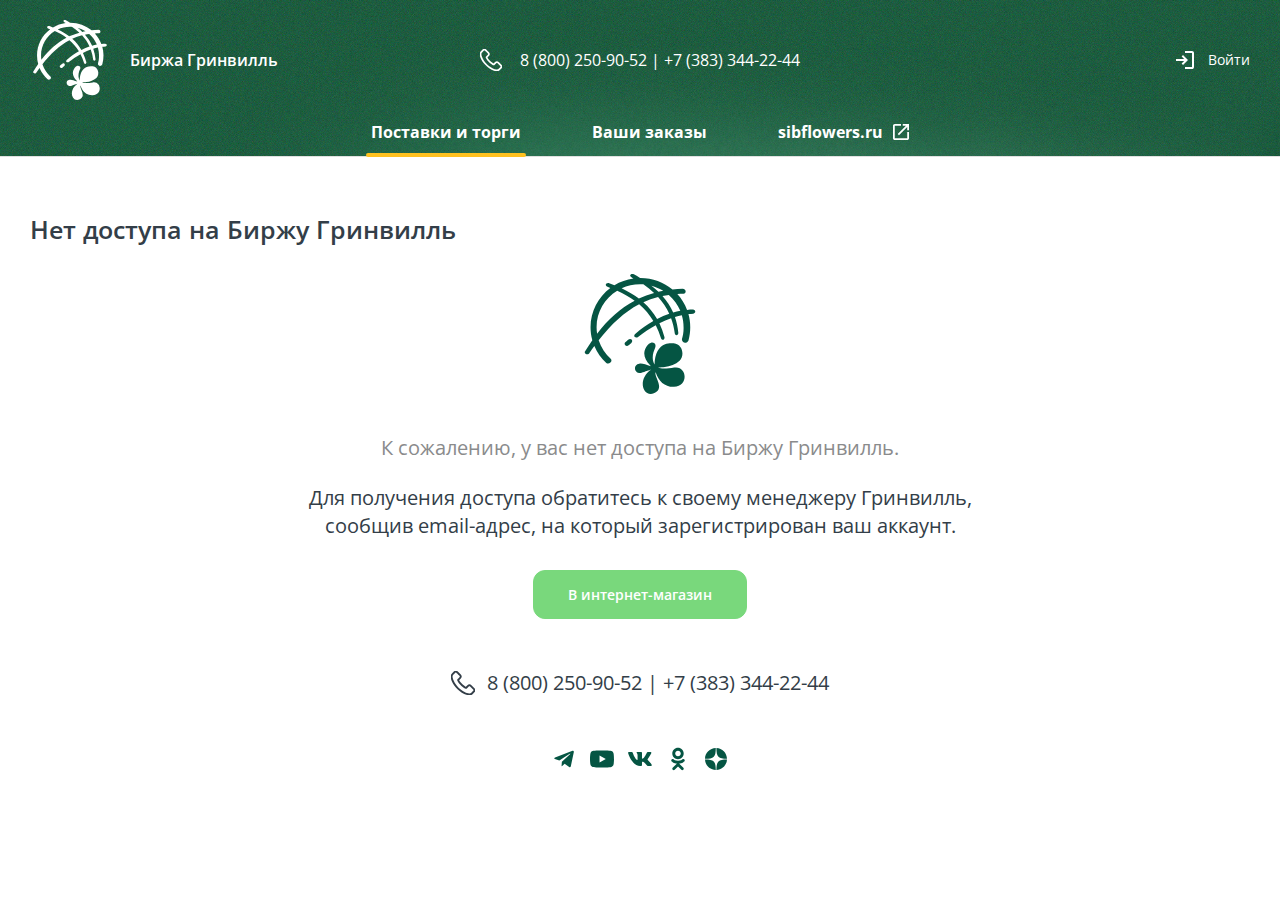
<file: local/templates/main/assets/index_no-access.html>
<!DOCTYPE HTML>
<html lang="ru">
<head>
	<title>Биржа Гринвилль</title>
	<meta http-equiv="Content-Type" content="text/html; charset=UTF-8">
	<meta name="author" content="" >
	<meta name="description" content="" >
	<meta name="keywords" content="" >

	<link rel="shortcut icon"  href="/favicon.ico" type="image/x-icon" />
	
	<meta name="viewport" content="width=device-width, maximum-scale=2">

	<link rel="preconnect" href="https://fonts.googleapis.com">
	<link rel="preconnect" href="https://fonts.gstatic.com" crossorigin>
	<link rel="stylesheet" href="https://fonts.googleapis.com/css?family=Open+Sans:300,300i,400,400i,500,500i,600,600i,700,700i,800,800i&family=Roboto:wght@400;500;700&display=swap">

	<link href="css/normalize.css" rel="stylesheet" type="text/css" media="all">
	<link href="css/effects.css" rel="stylesheet" type="text/css" media="all">
	<link href="css/nouislider.css" rel="stylesheet" type="text/css" media="all">
	<link href="css/common.css" rel="stylesheet" type="text/css" media="all">
	<link href="css/responsive.css" rel="stylesheet" type="text/css" media="all">

</head>

<body>
	<svg style="position: absolute; width: 0; height: 0; " width="0" height="0" version="1.1" xmlns="http://www.w3.org/2000/svg" xmlns:xlink="http://www.w3.org/1999/xlink">
		<defs>
			<symbol id="icon-close" viewBox="0 0 13 13">
				<path d="M 1.1213563,0 0,1.1213563 5.3786437,6.5000001 0,11.878644 1.1213563,13 6.5000001,7.6213565 11.878644,13 13,11.878644 7.6213565,6.5000001 13,1.1213563 11.878644,0 6.5000001,5.3786437 Z" />
			</symbol>
			<symbol id="icon-arrow-1" viewBox="0 0 16 16">
				<path d="M 3.4298665,0.75257668 11.710046,7.9977339 3.4298665,15.242891" />
			</symbol>
			<symbol id="icon-logo" viewBox="0 0 70 76">
			    <path d="m 56.530889,71.423272 c 9.68481,-0.29883 8.17115,-13.645904 0.102655,-12.150751 -3.630168,0.59766 -8.171149,1.095042 -10.188021,0 1.814581,-0.100278 2.823017,-0.199554 4.236035,-0.399109 3.227599,-0.29883 6.960422,-1.592423 9.379863,-3.882785 3.126957,-2.9883 2.421455,-10.259497 -3.73081,-11.056712 -1.91623,-0.199554 -3.933102,0 -5.447769,0.597661 -3.832459,1.395877 -6.556846,5.777046 -6.656482,12.848689 -2.320812,-3.885793 -0.606874,-8.465515 0.200278,-10.259498 1.313382,-2.787743 -0.705503,-3.983064 -2.419441,-3.584958 -1.816594,0.398106 -3.530533,3.186853 -4.034751,4.880557 -0.907794,3.186853 0.60486,6.573259 3.428884,9.361002 0.30394,0.497382 0.505224,0.696936 0.505224,0.696936 -3.228605,-1.095042 -5.347126,-1.991531 -7.363998,-1.692702 -3.934108,0.497382 -3.329248,5.577492 -0.202291,5.876322 1.714945,0.198552 3.833466,-0.995765 7.767574,-2.191085 -5.446762,3.684234 -6.456205,9.661837 -4.337684,13.146516 1.91623,3.087577 5.34612,2.988301 7.868216,0.796212 4.135393,-3.584957 -1.916229,-9.660834 -0.705502,-12.250027 1.812568,5.777047 5.849331,9.462284 11.59802,9.263732 z M 27.278194,41.740824 c -0.806145,0.797214 -0.806145,0.696936 -1.613297,1.49415 -1.311369,1.393872 0.705503,3.287131 2.319806,1.79298 0.907793,-0.796211 0.605867,-0.59766 1.412011,-1.194317 1.714946,-1.694707 -0.100642,-3.687242 -2.11852,-2.092813 z M 6.0879541,45.607565 C 5.0825374,46.968344 4.0771206,48.36723 3.0696911,49.808232 2.1618974,51.900043 -0.36019909,50.505168 0.0433766,49.210572 1.5922619,46.660489 3.1753655,44.231743 4.7947003,41.911297 4.06605,39.288011 3.6745514,36.527342 3.6745514,33.673415 3.6745514,23.508179 8.5919349,14.489127 16.206533,8.7993225 15.726469,8.6248379 15.260495,8.4413281 14.770367,8.273863 12.147628,7.3773728 13.458997,5.2865652 15.476876,5.7839468 16.61514,6.1970943 17.71818,6.6202698 18.795053,7.0544759 22.416163,4.8704093 26.519351,3.3913007 30.910375,2.796649 30.603416,2.6311894 30.313566,2.4607158 30.002581,2.2972619 27.581127,1.1019417 29.19543,-0.5907601 31.112666,0.20545152 32.493479,0.96054894 33.808874,1.726677 35.07596,2.5008273 c 0.05837,0 0.114733,-0.00402 0.172099,-0.00402 7.747445,0 14.834677,2.7526459 20.326728,7.3173252 2.076251,-0.2226184 4.205842,-0.3760446 6.403871,-0.4452368 2.418434,0.099276 2.52109,2.8880213 0.606873,3.1878553 -1.348607,0.01505 -2.662996,0.0722 -3.959269,0.15142 2.662996,2.893037 4.776484,6.286463 6.191515,10.017827 1.266081,-0.123343 2.51002,-0.197549 3.715715,-0.20858 1.815587,0.09928 2.016872,2.091811 0.201284,2.590195 -0.999378,0.06117 -2.017878,0.161448 -3.048456,0.286797 0.733683,2.63532 1.134239,5.411029 1.134239,8.277993 0,2.888022 -0.404582,5.677771 -1.111091,8.366239 -1.110085,2.589192 -4.436313,1.692702 -4.13338,-0.796211 0.705503,-2.389639 1.110085,-4.880557 1.009443,-7.570028 0,-2.634317 -0.386467,-5.175376 -1.08895,-7.58206 -1.429121,0.299832 -2.885415,0.667855 -4.378947,1.12312 1.108072,3.179832 1.808542,6.519108 2.137643,10.0449 0.100642,1.892257 -1.91623,1.892257 -2.219164,0.498386 -0.409614,-3.418496 -1.204688,-6.660502 -2.346978,-9.742061 -2.374153,0.846351 -4.843915,1.91532 -7.402243,3.218941 1.314389,2.722563 2.370127,5.621615 3.194387,8.713203 0.401563,1.892255 -1.515673,2.39064 -2.11852,0.89649 -0.89471,-2.967242 -2.022911,-5.761003 -3.380576,-8.381281 -3.613059,2.005571 -7.414319,4.490473 -11.447057,7.585069 -1.714945,0.696936 -3.127963,-0.89649 -1.413018,-2.192089 3.700618,-3.263064 7.513956,-5.938495 11.331319,-8.099498 -2.41441,-3.967019 -5.415563,-7.494818 -8.98434,-10.586405 -9.463397,4.936712 -17.623476,12.597993 -25.6396363,22.837435 1.5035963,4.628857 4.2169133,8.704177 7.7585163,11.88401 1.210727,1.49415 -1.209721,3.685236 -2.924666,2.489917 C 10.412555,53.38416 7.8200083,49.716974 6.0879541,45.60756 Z M 53.533761,25.209906 c -1.755202,-3.822618 -4.11929,-7.366461 -7.084213,-10.629525 -3.262824,0.839331 -6.358581,1.942396 -9.325517,3.297158 3.579848,3.159777 6.448154,6.68156 8.705561,10.600444 2.587514,-1.319665 5.164963,-2.403676 7.704169,-3.268077 z M 53.225795,13.243668 c -1.362697,0.190529 -2.693188,0.428189 -4.003551,0.697938 2.932717,3.300167 5.176034,6.784846 6.803421,10.489135 1.523724,-0.438216 3.02732,-0.797214 4.505756,-1.081002 -1.624367,-3.909861 -4.142438,-7.360445 -7.305626,-10.106071 z M 42.205462,7.4114675 c 1.617322,1.266518 3.115886,2.5601113 4.482609,3.8817825 0.997365,-0.231643 2.01184,-0.441225 3.040404,-0.631755 C 47.427792,9.2305202 44.89865,8.1244479 42.205462,7.4114675 Z M 23.353143,9.0460077 C 27.4986,11.00545 31.129775,13.167456 34.285918,15.556091 37.3384,14.133138 40.543857,12.948848 43.920407,12.008236 41.886426,10.085896 39.620967,8.273863 37.124031,6.568125 36.437651,6.516982 35.745232,6.483891 35.045768,6.483891 30.862067,6.481891 26.900785,7.4034453 23.353143,9.0460077 Z M 7.5080172,33.673415 c 0,1.395878 0.1127193,2.760669 0.3160168,4.097382 C 14.784457,28.702608 22.509761,21.675088 31.607826,16.877762 28.335944,14.449015 24.649416,12.337149 20.563338,10.536147 12.723302,15.323444 7.5080172,23.884224 7.5080172,33.673415 Z" />
			</symbol>
			<symbol id="icon-phone" viewBox="0 0 18 18">
			    <path d="m 3.6054688,-0.25 c -0.5441223,0 -1.0662116,0.22958015 -1.5039063,0.64648438 L 2.0996094,0.3984375 0.69726562,1.796875 C 0.14964815,2.3418559 -0.167866,3.0210464 -0.23242188,3.7871094 v 0.00195 c -0.0745412,0.9364892 0.099755,1.9223158 0.53515626,3.0898437 0.6659002,1.8004722 1.67245782,3.4725299 3.15429692,5.2460939 1.8040103,2.149222 3.9794244,3.843777 6.4589843,5.041016 l 0.00195,0.002 c 0.9403904,0.442952 2.2163584,0.982748 3.6582034,1.076172 h 0.0039 0.0059 c 0.08295,0.0019 0.167966,0.0059 0.261718,0.0059 0.987662,0 1.820094,-0.355231 2.470703,-1.058594 0.0057,-0.0044 0.02084,-0.0106 0.05273,-0.06641 l -0.02539,0.03516 c 0.20454,-0.246013 0.44526,-0.473819 0.705078,-0.724609 0.177109,-0.170064 0.357873,-0.34785 0.533203,-0.529297 0.435186,-0.452112 0.667169,-0.987134 0.666016,-1.525391 -0.0012,-0.538256 -0.236516,-1.068238 -0.677734,-1.507812 l -2.246094,-2.236328 c -0.41978,-0.436306 -0.946327,-0.681641 -1.498047,-0.681641 -0.552068,0 -1.077211,0.246276 -1.507812,0.675781 v -0.002 l -1.210938,1.207032 c -0.07173,-0.03745 -0.14448,-0.07768 -0.212891,-0.111329 h -0.002 c -0.148264,-0.07463 -0.278104,-0.141739 -0.386718,-0.210937 l -0.002,-0.002 C 9.3103044,10.756786 8.2229049,9.7692892 7.1777344,8.4921875 6.6943415,7.8820056 6.3905687,7.3778749 6.1542969,6.8710937 6.4541453,6.5926053 6.743003,6.3089996 7.015625,6.03125 h 0.00195 V 6.0293 C 7.1270134,5.9159532 7.2428671,5.8020547 7.359375,5.6855469 H 7.357425 C 7.7992227,5.2459277 8.0546875,4.7154774 8.0546875,4.1660156 8.0546875,3.6188112 7.8049426,3.0864012 7.359375,2.6464844 L 7.357425,2.6445344 6.2441437,1.5351593 h -0.00195 C 6.1129833,1.4069383 5.9918335,1.2809771 5.8652344,1.1503906 h -0.00195 v -0.00195 C 5.6174307,0.89661491 5.3586389,0.6355564 5.0996094,0.39648438 4.6747742,-0.01954592 4.153871,-0.25 3.6054688,-0.25 Z m 0,0.5 C 4.0170656,0.25 4.4028359,0.41393731 4.75,0.75390625 l 0.00195,0.001953 0.00391,0.003906 c 0.2489609,0.22943462 0.5037518,0.48605125 0.75,0.73828125 0.1274,0.1314136 0.2519695,0.2588436 0.384765,0.3906254 L 7.0058594,3 v 0.00195 c 0.3711309,0.3656865 0.5488281,0.7661158 0.5488281,1.1640625 0,0.3965373 -0.1806298,0.7996356 -0.5488281,1.1660156 C 6.8903675,5.4475232 6.7727677,5.5629845 6.6582031,5.6816406 6.3400847,6.0057357 6.0146335,6.3340949 5.6699219,6.6445312 L 5.5371094,6.765625 5.609375,6.9296875 c 0.2619399,0.6021486 0.635189,1.1902348 1.1796875,1.8769531 l 0.00195,0.00195 c 1.0724939,1.3104884 2.2012836,2.3399824 3.4472655,3.1269534 0.138962,0.08853 0.284567,0.161315 0.433594,0.236328 h 0.002 c 0.117432,0.05774 0.242413,0.121329 0.361328,0.1875 l 0.164063,0.0918 1.472656,-1.466797 c 0.355398,-0.354494 0.750319,-0.529297 1.15625,-0.529297 0.406279,0 0.796452,0.171651 1.138672,0.527344 v 0.002 l 2.251953,2.244141 c 0.363781,0.362425 0.530403,0.759054 0.53125,1.154297 8.46e-4,0.394695 -0.164618,0.800332 -0.525391,1.175781 -0.168669,0.174553 -0.346593,0.347689 -0.521484,0.515625 -0.258181,0.249209 -0.512728,0.491592 -0.742187,0.767578 v 0.002 l -0.0039,0.0039 -0.002,0.002 -0.002,0.002 C 15.38662,17.464485 14.721403,17.75 13.847656,17.75 c -0.07519,0 -0.153559,-0.0037 -0.240234,-0.0059 C 12.27127,17.65752 11.054468,17.14985 10.130859,16.714803 7.7154396,15.548153 5.5992372,13.900755 3.8398438,11.804688 2.3856858,10.064255 1.4155829,8.4466024 0.77148437,6.7050781 0.35288649,5.5826084 0.19816632,4.675634 0.265625,3.828125 0.321017,3.1708066 0.57921229,2.6191857 1.0507812,2.1503906 L 2.4472656,0.75976562 C 2.8095701,0.41467061 3.199592,0.25 3.6054688,0.25 Z m 0.00195,0.4140625 c -0.3095859,0 -0.6109391,0.14367951 -0.8632813,0.3867187 l -0.00195,0.00195 -1.3945313,1.3886719 C 0.95181291,2.836147 0.73126114,3.3163529 0.68164062,3.8632813 v 0.00195 c -0.0637315,0.796644 0.0912111,1.6612281 0.48437498,2.7089843 0.6329656,1.6998351 1.5907913,3.2857928 3.0019531,4.9765624 1.7180602,2.048301 3.7916828,3.662515 6.1523443,4.800781 l 0.002,0.002 c 0.86706,0.411297 2.035653,0.904853 3.318359,0.986328 0.06448,0.004 0.136521,0.0078 0.210938,0.0078 0.716631,0 1.316148,-0.251803 1.787109,-0.757812 l 0.0039,-0.0059 0.0059,-0.0039 c 0.236457,-0.282224 0.501051,-0.537416 0.763671,-0.791015 0.17691,-0.168869 0.34227,-0.331207 0.503907,-0.501954 0.258039,-0.267073 0.413675,-0.568396 0.416015,-0.884765 0.0023,-0.31637 -0.151509,-0.616925 -0.408203,-0.873047 l -2.25,-2.240234 c -0.172259,-0.182879 -0.458417,-0.408204 -0.845703,-0.408204 -0.31526,0 -0.611813,0.153979 -0.861328,0.402344 l -1.400391,1.396485 c -0.0643,0.06327 -0.189175,0.18164 -0.382812,0.18164 -0.07698,0 -0.155495,-0.01839 -0.25,-0.06641 l -0.0039,-0.002 -0.0039,-0.002 c 0.0046,0.0021 -0.01016,-0.0066 -0.01172,-0.0078 l -0.02149,-0.01172 c -0.130295,-0.08093 -0.267322,-0.151227 -0.410156,-0.222656 l -0.002,-0.002 c -0.163694,-0.08384 -0.327336,-0.160983 -0.470703,-0.253906 v -0.002 h -0.002 C 8.7296712,11.482736 7.5676625,10.432713 6.4589844,9.0703125 5.8450521,8.2998667 5.4592553,7.6670715 5.1816406,7.0019531 l -0.00195,-0.00586 -0.00195,-0.00781 C 5.1454852,6.8919636 5.126175,6.8025219 5.1367187,6.7167969 5.1472625,6.6310719 5.1798709,6.5404371 5.3027344,6.4179687 l 0.00586,-0.00781 h 0.00195 c 0.0042,-0.0037 0.00753,-0.00802 0.011719,-0.011719 0.3633775,-0.3209971 0.6900598,-0.6538919 1.0332031,-1 C 6.4729926,5.2809137 6.5881613,5.1628092 6.703125,5.0488281 h 0.00195 c 0.2615302,-0.2604029 0.4257813,-0.5574202 0.4257813,-0.875 0,-0.3182066 -0.1642511,-0.614597 -0.4257813,-0.875 L 5.5878906,2.1875 C 5.4548706,2.0514959 5.3252811,1.92294 5.2011719,1.7949219 l -0.00195,-0.00195 C 4.9459512,1.5367099 4.7087333,1.2917261 4.4511719,1.0546875 l 0.00781,0.00977 C 4.2114615,0.81228193 3.9150242,0.6640625 3.6074219,0.6640625 Z m 0,0.5 c 0.1503972,0 0.317617,0.068172 0.4960937,0.25 l 0.00391,0.00391 0.00391,0.00586 c 0.2444381,0.224961 0.47769,0.4629626 0.7324219,0.7207032 0.1286459,0.1326471 0.2590345,0.2619475 0.3886719,0.3945312 l 0.00195,0.00195 1.1171875,1.1113282 c 0.2024693,0.2015966 0.2792969,0.3756914 0.2792969,0.5214843 0,0.1444198 -0.076828,0.3179347 -0.2792969,0.5195313 C 6.2325264,4.811378 6.1164291,4.9304459 6.0019531,5.0449219 v 0.00195 C 5.6534203,5.3984124 5.3316735,5.725901 4.9804687,6.0351562 l -0.00586,0.00391 -0.00586,0.00586 c 8.225e-4,-8.225e-4 -0.01057,0.010569 -0.017578,0.017578 -7.401e-4,7.377e-4 -0.00122,0.00121 -0.00195,0.00195 C 4.7625303,6.251426 4.664487,6.4622415 4.640625,6.65625 c -0.023768,0.1932476 0.020077,0.3590024 0.0625,0.4863281 3.353e-4,0.00101 -3.352e-4,0.00291 0,0.00391 0.00626,0.018857 0.014399,0.03911 0.013672,0.037109 l 0.00195,0.00586 0.00195,0.00391 c 0.2980778,0.7141447 0.7147284,1.3950115 1.3496094,2.1914062 v 0.00195 c 1.1373196,1.3975967 2.3420658,2.4864537 3.6699219,3.3261727 0.1791165,0.115811 0.3588887,0.201923 0.5136717,0.28125 h 0.002 c 0.148808,0.0744 0.281619,0.143764 0.390625,0.21289 l 0.0098,0.0059 0.01172,0.0059 c -0.0053,-0.0027 0.01182,0.0078 0.03906,0.02148 5.91e-4,3.01e-4 0.0014,-2.99e-4 0.002,0 0.152967,0.07741 0.314213,0.121094 0.47461,0.121094 0.405555,0 0.668433,-0.261244 0.734375,-0.326172 h 0.002 l 1.400391,-1.396484 c 0.184484,-0.183634 0.357073,-0.257813 0.507812,-0.257813 0.180713,0 0.360729,0.124832 0.480469,0.251954 l 0.0039,0.002 2.259766,2.248047 c 0.192305,0.191877 0.260925,0.358744 0.259765,0.515625 -0.0012,0.15688 -0.07643,0.335089 -0.27539,0.541015 l -0.002,0.002 c -0.153773,0.162533 -0.313878,0.319853 -0.488281,0.486328 l -0.002,0.002 c -0.258246,0.249374 -0.534105,0.513303 -0.791015,0.818359 -0.389039,0.41799 -0.814509,0.599609 -1.421875,0.599609 -0.05358,0 -0.116173,-0.0038 -0.179688,-0.0078 -1.173291,-0.07452 -2.285827,-0.536752 -3.134766,-0.939453 v 0.002 C 8.2401953,14.794815 6.2264893,13.225643 4.5527344,11.230469 3.1683466,9.5717781 2.2458034,8.0399876 1.6347656,6.3984375 1.2579303,5.3941958 1.1234191,4.6096045 1.1796875,3.90625 1.2203526,3.4621006 1.3794794,3.1157182 1.7011719,2.7949219 l 1.390625,-1.3847657 0.00195,-0.00195 C 3.2745594,1.2349728 3.453712,1.1640625 3.6074219,1.1640625 Z M 3.648,11.965 c 1.782,2.123 3.928,3.794 6.376,4.976 0.932,0.439 2.179,0.963 3.568,1.053 0.087,0.002 0.169,0.006 0.255,0.006 0.932,0 1.682,-0.32 2.291,-0.98 0.004,-0.004 0.012,-0.012 0.016,-0.019 0.217,-0.261 0.464,-0.496 0.723,-0.746 0.176,-0.169 0.355,-0.344 0.527,-0.522 0.797,-0.828 0.797,-1.88 -0.008,-2.682 l -2.25,-2.241 c -0.381,-0.396 -0.838,-0.605 -1.317,-0.605 -0.479,0 -0.94,0.21 -1.333,0.602 l -1.34,1.334 C 11.032,12.072 10.905,12.007 10.785,11.948 10.636,11.873 10.497,11.803 10.373,11.724 9.152,10.953 8.044,9.945 6.985,8.651 6.449,7.975 6.089,7.407 5.838,6.83 6.19,6.513 6.519,6.181 6.838,5.856 6.95,5.74 7.066,5.625 7.182,5.509 7.587,5.106 7.804,4.639 7.804,4.166 7.804,3.693 7.591,3.226 7.182,2.823 L 6.067,1.712 C 5.936,1.582 5.812,1.455 5.685,1.324 5.438,1.071 5.18,0.81 4.925,0.575 4.539,0.197 4.086,0 3.606,0 3.131,0 2.674,0.197 2.274,0.578 l -1.4,1.395 C 0.364,2.48 0.076,3.096 0.016,3.808 -0.055,4.7 0.11,5.647 0.537,6.792 1.192,8.563 2.18,10.208 3.648,11.965 Z M 0.93,3.886 C 0.975,3.39 1.166,2.976 1.525,2.618 L 2.918,1.231 C 3.135,1.022 3.375,0.914 3.607,0.914 3.836,0.914 4.068,1.022 4.281,1.239 4.532,1.47 4.768,1.712 5.022,1.969 5.149,2.1 5.28,2.23 5.412,2.365 L 6.528,3.476 C 6.76,3.707 6.88,3.942 6.88,4.174 6.88,4.405 6.76,4.64 6.528,4.871 6.411,4.987 6.295,5.106 6.179,5.222 5.831,5.573 5.505,5.905 5.145,6.222 5.138,6.229 5.134,6.232 5.127,6.24 4.816,6.55 4.865,6.844 4.94,7.068 c 0.003,0.011 0.007,0.019 0.011,0.03 0.288,0.69 0.689,1.346 1.314,2.13 1.123,1.38 2.306,2.45 3.609,3.274 0.162,0.105 0.334,0.187 0.494,0.269 0.15,0.075 0.289,0.146 0.412,0.224 0.016,0.008 0.026,0.016 0.041,0.023 0.124,0.063 0.244,0.093 0.363,0.093 0.3,0 0.494,-0.19 0.559,-0.254 l 1.4,-1.396 c 0.217,-0.216 0.452,-0.331 0.685,-0.331 0.284,0 0.517,0.176 0.663,0.331 l 2.257,2.245 c 0.449,0.448 0.446,0.934 -0.011,1.407 -0.158,0.167 -0.322,0.328 -0.498,0.496 -0.262,0.253 -0.535,0.514 -0.783,0.81 -0.43,0.462 -0.943,0.679 -1.605,0.679 -0.064,0 -0.131,-0.004 -0.195,-0.008 C 12.428,17.012 11.287,16.534 10.429,16.127 8.1,15.004 6.056,13.413 4.36,11.391 2.962,9.716 2.023,8.157 1.401,6.486 1.016,5.46 0.87,4.636 0.93,3.886 Z" />
			</symbol>
			<symbol id="icon-login" viewBox="0 0 18 18">
			    <path d="M 9 0 L 9 2 L 16 2 L 16 16 L 9 16 L 9 18 L 16 18 C 16.549999 18 17.02041 17.803809 17.412109 17.412109 C 17.803809 17.02041 18 16.549999 18 16 L 18 2 C 18 1.4500005 17.803809 0.97955723 17.412109 0.58789062 C 17.02041 0.19622402 16.549999 0 16 0 L 9 0 z M 7 4 L 5.625 5.4492188 L 8.1757812 8 L 0 8 L 0 10 L 8.1757812 10 L 5.625 12.550781 L 7 14 L 12 9 L 7 4 z " />
			</symbol>
			<symbol id="icon-logout" viewBox="0 0 18 18">
			    <path d="M 9 0 L 9 2 L 16 2 L 16 16 L 9 16 L 9 18 L 16 18 C 16.549998 18 17.020411 17.803809 17.412109 17.412109 C 17.803809 17.020411 18 16.549998 18 16 L 18 2 C 18 1.450001 17.803809 0.97955684 17.412109 0.58789062 C 17.020411 0.19622442 16.549998 0 16 0 L 9 0 z M 5 4 L 0 9 L 5 14 L 6.375 12.550781 L 3.8242188 10 L 12 10 L 12 8 L 3.8242188 8 L 6.375 5.4492188 L 5 4 z " />
			</symbol>
			<symbol id="icon-link-outer" viewBox="0 0 18 18">
			    <path d="M2 18C1.45 18 0.979167 17.8042 0.5875 17.4125C0.195833 17.0208 0 16.55 0 16V2C0 1.45 0.195833 0.979167 0.5875 0.5875C0.979167 0.195833 1.45 0 2 0H9V2H2V16H16V9H18V16C18 16.55 17.8042 17.0208 17.4125 17.4125C17.0208 17.8042 16.55 18 16 18H2ZM6.7 12.7L5.3 11.3L14.6 2H11V0H18V7H16V3.4L6.7 12.7Z" />
			</symbol>
			<symbol id="icon-box" viewBox="0 0 18 18">
			    <path d="m 9,0.09570306 c -0.2858994,0 -0.5560242,0.07193016 -0.8085938,0.21679688 L 1.8085937,3.9921874 C 1.5560442,4.1370572 1.3577935,4.3333017 1.2148437,4.5820311 1.0718939,4.8307507 1,5.1008955 1,5.3906249 v 7.2187501 c 0,0.2898 0.071894,0.559894 0.2148437,0.808594 0.1429498,0.2487 0.3412005,0.444945 0.59375,0.589843 l 6.3828125,3.677735 c 0.2525696,0.1449 0.5226944,0.21875 0.8085938,0.21875 0.2858994,0 0.5560242,-0.07385 0.8085938,-0.21875 l 6.3828122,-3.677735 c 0.2526,-0.144898 0.45075,-0.341143 0.59375,-0.589843 C 16.928056,13.169269 17,12.899175 17,12.609375 V 5.3906249 C 17,5.1008955 16.92806,4.8307507 16.785156,4.5820311 16.642156,4.3333017 16.444006,4.1370572 16.191406,3.9921874 L 9.8085938,0.31249994 C 9.5560242,0.16763322 9.2858994,0.09570306 9,0.09570306 Z M 9,1.0761718 c 0.1025698,0 0.206024,0.033556 0.3085938,0.097656 l 6.1171872,3.5390625 -2.714843,1.5625 -6.4101568,-3.7265625 2.390625,-1.375 C 8.793976,1.1097282 8.8974302,1.0761718 9,1.0761718 Z M 5.2753906,3.1464843 11.699219,6.8593749 9,8.4277343 2.5742188,4.7128905 Z M 2,5.5234374 8.5,9.2871093 V 16.712891 L 2.3085938,13.123047 C 2.206024,13.058947 2.1274617,12.982278 2.0761719,12.892578 2.0248919,12.802878 2,12.706116 2,12.603516 Z m 14,0 v 7.0800786 c 0,0.1026 -0.02487,0.199362 -0.07617,0.289062 -0.0513,0.0897 -0.129822,0.166369 -0.232422,0.230469 L 9.5,16.712891 V 9.2871093 Z" />
			</symbol>
			<symbol id="icon-info" viewBox="0 0 20 20">
			    <path d="M 10 0 C 8.6166714 -7.4014794e-17 7.3162782 0.2621099 6.0996094 0.78710938 C 4.8829406 1.3121089 3.8257804 2.0257821 2.9257812 2.9257812 C 2.0257822 3.8257803 1.3121088 4.8829406 0.78710938 6.0996094 C 0.2621099 7.3162782 0 8.6166714 0 10 C -7.4014794e-17 11.383299 0.2621099 12.683692 0.78710938 13.900391 C 1.3121089 15.117089 2.0257821 16.17422 2.9257812 17.074219 C 3.8257803 17.974218 4.8829406 18.687891 6.0996094 19.212891 C 7.3162782 19.73789 8.6166714 20 10 20 C 11.383299 20 12.683692 19.73789 13.900391 19.212891 C 15.117089 18.687891 16.17422 17.974218 17.074219 17.074219 C 17.974218 16.17422 18.687891 15.117089 19.212891 13.900391 C 19.73789 12.683692 20 11.383299 20 10 C 20 8.6166714 19.73789 7.3162782 19.212891 6.0996094 C 18.687891 4.8829406 17.974218 3.8257804 17.074219 2.9257812 C 16.17422 2.0257822 15.117089 1.3121088 13.900391 0.78710938 C 12.683692 0.2621099 11.383299 0 10 0 z M 10 2 C 12.233298 2 14.125783 2.7742203 15.675781 4.3242188 C 17.22578 5.8742172 18 7.7666722 18 10 C 18 12.233298 17.22578 14.125783 15.675781 15.675781 C 14.125783 17.22578 12.233298 18 10 18 C 7.7666722 18 5.8742172 17.22578 4.3242188 15.675781 C 2.7742203 14.125783 2 12.233298 2 10 C 2 7.7666722 2.7742203 5.8742172 4.3242188 4.3242188 C 5.8742172 2.7742203 7.7666722 2 10 2 z M 10 5 C 9.7166703 5 9.4787792 5.0954396 9.2871094 5.2871094 C 9.0954396 5.4787792 9 5.7166703 9 6 C 9 6.2833297 9.0954396 6.5212208 9.2871094 6.7128906 C 9.4787792 6.9045604 9.7166703 7 10 7 C 10.2833 7 10.521191 6.9045604 10.712891 6.7128906 C 10.90459 6.5212208 11 6.2833297 11 6 C 11 5.7166703 10.90459 5.4787792 10.712891 5.2871094 C 10.521191 5.0954396 10.2833 5 10 5 z M 9 9 L 9 15 L 11 15 L 11 9 L 9 9 z " />
			</symbol>
			<symbol id="icon-filter" viewBox="0 0 24 24">
			    <path d="M 19.2,0 C 17.645573,0 16.307425,1.0075354 15.808594,2.4 H 2.4 A 1.2,1.2 0 0 0 1.2,3.6 1.2,1.2 0 0 0 2.4,4.8 H 15.808594 C 16.307425,6.1924646 17.645573,7.2 19.2,7.2 21.174007,7.2 22.8,5.5740077 22.8,3.6 22.8,1.6259923 21.174007,0 19.2,0 Z m 0,2.4 c 0.676954,0 1.2,0.5230462 1.2,1.2 0,0.6769538 -0.523046,1.2 -1.2,1.2 C 18.523046,4.8 18,4.2769538 18,3.6 18,2.9230462 18.523046,2.4 19.2,2.4 Z m -7.2,6 c -1.554427,0 -2.892575,1.007535 -3.391406,2.4 H 2.4 A 1.2,1.2 0 0 0 1.2,12 1.2,1.2 0 0 0 2.4,13.2 h 6.208594 c 0.498831,1.392464 1.836979,2.4 3.391406,2.4 1.554427,0 2.892575,-1.007536 3.391406,-2.4 H 21.6 A 1.2,1.2 0 0 0 22.8,12 1.2,1.2 0 0 0 21.6,10.8 H 15.391406 C 14.892575,9.407535 13.554427,8.4 12,8.4 Z m 0,2.4 c 0.676954,0 1.2,0.523046 1.2,1.2 0,0.676954 -0.523046,1.2 -1.2,1.2 -0.676954,0 -1.2,-0.523046 -1.2,-1.2 0,-0.676954 0.523046,-1.2 1.2,-1.2 z m -7.2,6 c -1.9740077,0 -3.6,1.625993 -3.6,3.6 0,1.974007 1.6259923,3.6 3.6,3.6 1.5544278,0 2.892575,-1.007536 3.3914063,-2.4 H 21.6 a 1.2,1.2 0 0 0 1.2,-1.2 1.2,1.2 0 0 0 -1.2,-1.2 H 8.1914063 C 7.692575,17.807536 6.3544278,16.8 4.8,16.8 Z m 0,2.4 c 0.6769538,0 1.2,0.523046 1.2,1.2 0,0.676954 -0.5230462,1.2 -1.2,1.2 -0.6769538,0 -1.2,-0.523046 -1.2,-1.2 0,-0.676954 0.5230462,-1.2 1.2,-1.2 z" />
			</symbol>
			<symbol id="icon-email" viewBox="0 0 44 44">
				<path d="M 6,6 C 2.6933005,6 0,8.6933005 0,12 v 20 c 0,3.306699 2.6933005,6 6,6 h 32 c 3.306699,0 6,-2.693301 6,-6 V 12 C 44,8.6933005 41.306699,6 38,6 Z m 0,2 h 32 c 0.752107,0 1.448308,0.2055596 2.044922,0.5566406 L 25.751953,23.027344 c -1.9488,1.973154 -5.097224,1.993993 -7.070312,0.04492 L 3.9746094,8.5449219 C 4.5668816,8.2009955 5.2561754,8 6,8 Z M 2.5566406,9.9550781 16.105469,23.339844 2.6464844,34.193359 C 2.2389251,33.56573 2,32.815198 2,32 V 12 C 2,11.247893 2.2055596,10.551692 2.5566406,9.9550781 Z M 41.455078,9.9746094 C 41.799004,10.566882 42,11.256175 42,12 v 20 c 0,0.815198 -0.238925,1.56573 -0.646484,2.193359 L 28.095703,23.501953 Z M 17.552734,24.742188 c 2.580834,2.292177 6.465601,2.347725 9.101563,0.167968 L 39.851562,35.552734 C 39.299702,35.836926 38.671613,36 38,36 H 6 C 5.3283869,36 4.7002975,35.836926 4.1484375,35.552734 Z" />
			</symbol>
			<symbol id="icon-moderation" viewBox="0 0 22 22">
				<path d="M7.6 21.5L5.7 18.3L2.1 17.5L2.45 13.8L0 11L2.45 8.2L2.1 4.5L5.7 3.7L7.6 0.5L11 1.95L14.4 0.5L16.3 3.7L19.9 4.5L19.55 8.2L22 11L19.55 13.8L19.9 17.5L16.3 18.3L14.4 21.5L11 20.05L7.6 21.5ZM8.45 18.95L11 17.85L13.6 18.95L15 16.55L17.75 15.9L17.5 13.1L19.35 11L17.5 8.85L17.75 6.05L15 5.45L13.55 3.05L11 4.15L8.4 3.05L7 5.45L4.25 6.05L4.5 8.85L2.65 11L4.5 13.1L4.25 15.95L7 16.55L8.45 18.95ZM11 16C11.2833 16 11.5208 15.9042 11.7125 15.7125C11.9042 15.5208 12 15.2833 12 15C12 14.7167 11.9042 14.4792 11.7125 14.2875C11.5208 14.0958 11.2833 14 11 14C10.7167 14 10.4792 14.0958 10.2875 14.2875C10.0958 14.4792 10 14.7167 10 15C10 15.2833 10.0958 15.5208 10.2875 15.7125C10.4792 15.9042 10.7167 16 11 16ZM10 12H12V6H10V12Z" />
			</symbol>
			<symbol id="icon-confirmation" viewBox="0 0 22 22">
				<path d="M7.6 21.5L5.7 18.3L2.1 17.5L2.45 13.8L0 11L2.45 8.2L2.1 4.5L5.7 3.7L7.6 0.5L11 1.95L14.4 0.5L16.3 3.7L19.9 4.5L19.55 8.2L22 11L19.55 13.8L19.9 17.5L16.3 18.3L14.4 21.5L11 20.05L7.6 21.5ZM8.45 18.95L11 17.85L13.6 18.95L15 16.55L17.75 15.9L17.5 13.1L19.35 11L17.5 8.85L17.75 6.05L15 5.45L13.55 3.05L11 4.15L8.4 3.05L7 5.45L4.25 6.05L4.5 8.85L2.65 11L4.5 13.1L4.25 15.95L7 16.55L8.45 18.95ZM9.95 14.55L15.6 8.9L14.2 7.45L9.95 11.7L7.8 9.6L6.4 11L9.95 14.55Z" />
			</symbol>
			<symbol id="icon-cancellation" viewBox="0 0 22 22">
				<path d="M 7.4,16 11,12.4 14.6,16 16,14.6 12.4,11 16,7.4 14.6,6 11,9.6 7.4,6 6,7.4 9.6,11 6,14.6 Z M 4,20 C 3.45,20 2.979167,19.8042 2.5875,19.4125 2.195833,19.0208 2,18.55 2,18 V 4 C 2,3.45 2.195833,2.979167 2.5875,2.5875 2.979167,2.195833 3.45,2 4,2 h 14 c 0.55,0 1.0208,0.195833 1.4125,0.5875 C 19.8042,2.979167 20,3.45 20,4 v 14 c 0,0.55 -0.1958,1.0208 -0.5875,1.4125 C 19.0208,19.8042 18.55,20 18,20 Z M 4,18 H 18 V 4 H 4 Z" />
			</symbol>
			<symbol id="icon-edit" viewBox="0 0 22 22">
				<path d="M 4,18 H 5.425 L 15.2,8.225 13.775,6.8 4,16.575 Z M 2,20 V 15.75 L 15.2,2.575 C 15.4,2.391667 15.6208,2.25 15.8625,2.15 16.1042,2.05 16.3583,2 16.625,2 16.8917,2 17.15,2.05 17.4,2.15 17.65,2.25 17.8667,2.4 18.05,2.6 L 19.425,4 c 0.2,0.18333 0.3458,0.4 0.4375,0.65 C 19.9542,4.9 20,5.15 20,5.4 20,5.66667 19.9542,5.92083 19.8625,6.1625 19.7708,6.40417 19.625,6.625 19.425,6.825 L 6.25,20 Z M 14.475,7.525 13.775,6.8 15.2,8.225 Z" />
			</symbol>
	
			<symbol id="icon-social-telegram" viewBox="0 0 24 24">
			    <path d="M 21.786808,5.2482784 18.816085,19.258056 c -0.224103,0.988767 -0.808565,1.234843 -1.639147,0.769041 l -4.526357,-3.335459 -2.184086,2.100572 c -0.241699,0.241699 -0.443829,0.443873 -0.909631,0.443873 l 0.325169,-4.609852 8.389141,-7.5805486 c 0.364737,-0.325212 -0.07909,-0.50537 -0.566911,-0.180159 L 7.333193,13.395782 2.86836,11.998333 C 1.897145,11.695094 1.879593,11.027117 3.070491,10.561316 L 20.534318,3.8333044 c 0.808565,-0.303239 1.516109,0.180158 1.252438,1.415 z" />
			</symbol>
			<symbol id="icon-social-youtube" viewBox="0 0 24 24">
			    <path d="M 23.498493,6.2028664 C 24,8.0866744 24,12.017037 24,12.017037 c 0,0 0,3.930394 -0.501507,5.814215 -0.276031,1.039278 -1.089274,1.823726 -2.121859,2.101473 C 19.504972,20.437493 12,20.437493 12,20.437493 c 0,0 -7.504963,0 -9.376634,-0.504768 C 1.590781,19.654978 0.77754,18.87053 0.501507,17.831252 0,15.947444 0,12.017037 0,12.017037 c 0,0 0,-3.9303496 0.501507,-5.8141706 0.27603,-1.039322 1.089274,-1.857802 2.121859,-2.135592 C 4.495028,3.5625064 12,3.5625064 12,3.5625064 c 0,0 7.505007,0 9.376634,0.504768 1.032585,0.277747 1.845826,1.09627 2.121859,2.135592 z M 9.545449,15.58552 15.818144,12.017116 9.545449,8.4485414 v 7.1369656 z" />
			</symbol>
			<symbol id="icon-social-vk" viewBox="0 0 24 24">
			    <path d="m 23.296629,5.9223854 c -0.325212,1.507313 -3.484847,5.9545756 -3.489268,5.9589706 -0.272426,0.439452 -0.382289,0.659178 0,1.151374 0.149431,0.210928 3.476093,3.366185 3.968288,4.899891 0.215306,0.729472 -0.158229,1.09863 -0.8965,1.09863 h -2.58839 c -0.984347,0 -1.274411,-0.786637 -3.03222,-2.544445 -1.538082,-1.480919 -2.19726,-1.674295 -2.579548,-1.674295 -0.826206,0 -0.676774,0.276846 -0.676774,3.212377 0,0.637205 -0.202131,1.006363 -1.850076,1.006363 -2.742199,0 -5.756823,-1.665541 -7.896955,-4.737294 C 1.042765,9.7939674 0.163861,6.3882134 0.163861,5.7026684 c 0,-0.386709 0.149431,-0.733893 0.887701,-0.733893 h 2.588391 c 0.663555,0 0.914052,0.290021 1.168925,1.006362 1.265614,3.691398 3.401377,6.9169316 4.280281,6.9169316 0.329589,0 0.478977,-0.153808 0.478977,-0.988767 V 8.0888674 c -0.09664,-1.757809 -1.028292,-1.902819 -1.028292,-2.52685 0,-0.285644 0.246076,-0.59326 0.659178,-0.59326 h 4.06931 c 0.544938,0 0.729517,0.294441 0.729517,0.953619 v 5.1284066 c 0,0.549315 0.250453,0.742647 0.413059,0.742647 0.329589,0 0.606435,-0.193332 1.208493,-0.79539 1.863294,-2.0830206 3.181651,-5.2953976 3.181651,-5.2953976 0.162606,-0.386709 0.465801,-0.733894 1.12498,-0.733894 h 2.58839 c 0.782216,0 0.944822,0.404305 0.782216,0.95362 z" />
			</symbol>
			<symbol id="icon-social-ok" viewBox="0 0 24 24">
			    <path d="m 17.056174,15.424227 c -1.204072,0.764664 -2.860816,1.067859 -3.955069,1.182143 l 0.918472,0.905254 3.353012,3.353011 c 1.226088,1.256859 -0.769042,3.221175 -2.008305,2.008305 -0.839337,-0.852555 -2.069803,-2.083021 -3.353012,-3.366186 l -3.35301,3.361809 C 7.418998,24.077056 5.423912,22.095101 6.663131,20.860258 7.515686,20.007703 8.732977,18.777237 10.016186,17.507247 L 10.92144,16.601949 C 9.840405,16.487709 8.157268,16.202065 6.940021,15.41985 5.507381,14.497 4.878974,13.956439 5.432666,12.827082 5.757877,12.185455 6.649956,11.644938 7.8321,12.576585 c 0,0 1.595203,1.269991 4.170375,1.269991 2.575215,0 4.170418,-1.269991 4.170418,-1.269991 1.182144,-0.92727 2.069802,-0.391129 2.399391,0.250497 0.544938,1.129357 -0.08347,1.669918 -1.51611,2.597145 z M 6.298377,6.4462204 c 0,-3.15088 2.561997,-5.69969402 5.699694,-5.69969402 3.137698,0 5.699695,2.54882302 5.699695,5.69969402 0,3.137661 -2.561997,5.6864656 -5.699695,5.6864656 -3.137697,0 -5.699694,-2.5488216 -5.699694,-5.6864656 z m 2.900384,0 c 0,1.542459 1.25686,2.799318 2.799319,2.799318 1.542459,0 2.799319,-1.256859 2.799319,-2.799318 0,-1.555678 -1.25686,-2.812493 -2.799319,-2.812493 -1.542459,0 -2.799319,1.256815 -2.799319,2.812493 z" />
			</symbol>
			<symbol id="icon-social-dzen" viewBox="0 0 24 24">
			    <path d="M 14.470373,9.741385 C 16.130559,11.400723 18.609826,11.714974 23,11.774266 22.881417,5.9441342 18.237978,1.2371694 12.435798,1.0101643 c 0.05252,4.5155353 0.350673,7.0464714 2.034575,8.7312207 z m -4.728141,0 C 11.427828,8.0557887 11.724291,5.5223116 11.777654,1 5.8746776,1.1177376 1.1185847,5.8729834 1,11.77596 5.5231586,11.72344 8.0557887,11.426134 9.741385,9.740538 Z m 4.728141,4.72814 c -1.657645,1.658492 -1.972741,4.136066 -2.03288,8.519462 5.731028,-0.226157 10.326183,-4.821313 10.552343,-10.551494 -4.383398,0.05929 -6.860971,0.374388 -8.519463,2.03288 z m -4.728141,0 C 8.0566357,12.785623 5.5265468,12.487468 1.0110114,12.434952 1.2380164,18.23713 5.9449815,22.881417 11.774266,23 11.71497,18.608978 11.401571,16.129711 9.741385,14.470373 Z" />
			</symbol>
	
		</defs>
	</svg>

	<div class="page">
		<header class="header">
			<div class="cnt header__cnt">
				<div class="header__grid header__grid_1">
					<div class="header__grid-item header__grid-item_1">
						<a href="#" class="logo-main">
							<svg class="icon logo-main__canvas"><use xlink:href="#icon-logo"></use></svg>
							<div class="logo-main__text">
								Биржа Гринвилль
							</div>
						</a>
					</div>
					<div class="header__grid-item header__grid-item_2">
						<div class="contacts-header js-contacts-header">
							<svg class="icon contacts-header__icon"><use xlink:href="#icon-phone"></use></svg>
							<div class="contacts-header__value">
								<a href="tel:88002509052" class="contacts-header__value-item">
									8 (800) 250-90-52
								</a>
								<span class="contacts-header__value-separator">
									|
								</span>
								<a href="tel:+73833442244" class="contacts-header__value-item">
									+7 (383) 344-22-44
								</a>
							</div>
						</div>
					</div>
					<div class="header__grid-item header__grid-item_3">
						<div class="user-header">
							<a href="#auth-popup" class="user-header__link user-header__link_login js-link-popup-open">
								<span class="user-header__link-icon">
									<svg class="icon contacts-header__icon-canvas"><use xlink:href="#icon-login"></use></svg>
								</span>
								<span class="user-header__link-text">
									Войти
								</span>
							</a>
						</div>
					</div>
				</div>
				<nav class="menu-main js-menu-main">
					<button type="button" class="menu-main__button-toggle">
						<span class="menu-main__button-toggle-icon"></span>
					</button>
					<div class="menu-main__inner">
						<div class="menu-main__data">
							<div class="menu-main__list">
								<div class="menu-main__item active">
									<a href="#" class="menu-main__link">
										<span class="menu-main__link-text">
											Поставки и торги
										</span>
									</a>
								</div>
								<div class="menu-main__item">
									<a href="#" class="menu-main__link">
										<span class="menu-main__link-text">
											Ваши заказы
										</span>
									</a>
								</div>
								<div class="menu-main__item">
									<a href="https://sibflowers.ru/" class="menu-main__link" target="_blank">
										<span class="menu-main__link-text">
											sibflowers.ru
										</span>
										<span class="menu-main__link-icon">
											<svg class="icon menu-main__link-icon-canvas"><use xlink:href="#icon-link-outer"></use></svg>
										</span>
									</a>
								</div>
							</div>
						</div>
					</div>
				</nav>
			</div>
		</header>

		<main class="content">
			<div class="post-card">
				<div class="cnt post-card__cnt">
					<div class="post-card__head">
						<h1 class="title post-card__title">
							Нет доступа на Биржу Гринвилль
						</h1>
					</div>
					
					<div class="message message_no-access">
						<div class="message__logo">
							<svg class="icon message__logo-img"><use xlink:href="#icon-logo"></use></svg>
						</div>
						<div class="message__text message__text_width-1">
							<p style="color: #8A8B8C;">
								К сожалению, у вас нет доступа на Биржу Гринвилль.
							</p>

							<p>
								Для получения доступа обратитесь к своему менеджеру Гринвилль,
								сообщив email-адрес, на который зарегистрирован ваш аккаунт.
							</p>
						</div>

						<div class="message__button">
							<a href="#" class="button-a message__button-link">
								В интернет-магазин
							</a>
						</div>

						<div class="contacts-mini message__contacts">
							<svg class="icon contacts-mini__icon"><use xlink:href="#icon-phone"></use></svg>
							<div class="contacts-mini__value">
								<a href="tel:88002509052" class="contacts-mini__value-item">
									8 (800) 250-90-52
								</a>
								<span class="contacts-mini__value-separator">
									|
								</span>
								<a href="tel:+73833442244" class="contacts-mini__value-item">
									+7 (383) 344-22-44
								</a>
							</div>
						</div>

						<div class="social-links message__social-links">
							<div class="social-links__list">
								<div class="social-links__item">
									<a href="#" class="social-links__item-link">
										<svg class="icon social-links__item-icon"><use xlink:href="#icon-social-telegram"></use></svg>
									</a>
								</div>
								<div class="social-links__item">
									<a href="#" class="social-links__item-link">
										<svg class="icon social-links__item-icon"><use xlink:href="#icon-social-youtube"></use></svg>
									</a>
								</div>
								<div class="social-links__item">
									<a href="#" class="social-links__item-link">
										<svg class="icon social-links__item-icon"><use xlink:href="#icon-social-vk"></use></svg>
									</a>
								</div>
								<div class="social-links__item">
									<a href="#" class="social-links__item-link">
										<svg class="icon social-links__item-icon"><use xlink:href="#icon-social-ok"></use></svg>
									</a>
								</div>
								<div class="social-links__item">
									<a href="#" class="social-links__item-link">
										<svg class="icon social-links__item-icon"><use xlink:href="#icon-social-dzen"></use></svg>
									</a>
								</div>
							</div>
						</div>

					</div>
				</div>
			</div>
		</main>
	</div>
	
	<div class="popup auth-popup auth-popup_login js-popup" id="auth-popup">
		<div class="popup__overlay"></div>
		<div class="popup__data">
			<form action="#" class="form auth-popup__form">
				<div class="popup__head auth-popup__head">
					<div class="title popup__title">
						Чтобы видеть цены и совершать покупки необходимо войти 
					</div>
				</div>
				<div class="form__intro">
					Пожалуйста, авторизуйтесь:
				</div>
				<div class="form__item">
					<div class="form__item-grid form__item-grid_1">
						<div class="form__item-grid-cell form__item-grid-cell_1">
							<div class="form__caption">
								Логин:
							</div>
						</div>
						<div class="form__item-grid-cell form__item-grid-cell_2">
							<div class="field-form form__field">
								<input type="text" class="input-text field-form__input-text" placeholder="" />
							</div>
						</div>
					</div>
				</div>
				<div class="form__item">
					<div class="form__item-grid form__item-grid_1">
						<div class="form__item-grid-cell form__item-grid-cell_1">
							<div class="form__caption">
								Пароль:
							</div>
						</div>
						<div class="form__item-grid-cell form__item-grid-cell_2">
							<div class="field-form form__field">
								<input type="password" class="input-text field-form__input-text" placeholder="" />
							</div>
						</div>
					</div>
				</div>
				<div class="form__item">
					<div class="form__item-grid form__item-grid_1">
						<div class="form__item-grid-cell form__item-grid-cell_1">
	
						</div>
						<div class="form__item-grid-cell form__item-grid-cell_2">
							<div class="auth-popup__remember-computer">
								<label class="label-button">
									<input type="checkbox" />
									<span class="label-button__text">
										Запомнить меня на этом компьютере
									</span>
								</label>
							</div>
						</div>
					</div>
				</div>
				<div class="form__item form__item_button-submit">
					<div class="form__item-grid form__item-grid_1">
						<div class="form__item-grid-cell form__item-grid-cell_1">
	
						</div>
						<div class="form__item-grid-cell form__item-grid-cell_2">
							<button type="submit" class="button-a button-a_bg-2">
								Войти
							</button>
						</div>
					</div>
				</div>
	
				<div class="auth-popup__text">
					<div class="form__links auth-popup__links">
						<div class="form__links-item">
							<a href="#password-forget-popup" class="form__links-item-link form__links-item-link_password-forget js-link-popup-open">
								Забыли свой пароль
							</a>
						</div>
						<div class="form__links-item">
							<a href="#registration-popup" class="form__links-item-link form__links-item-link_registration js-link-popup-open">
								Зарегистрироваться
							</a>
						</div>
					</div>
	
					Если вы впервые на сайте, заполните, пожалйста, регистрационную форму.
					Для использования раздела Биржа Гринвиль вам потребуется особый уровень доступа, предоставляемый вашим менеджером Гринвиль.
				</div>
			</form>
	
			<button type="button" class="popup__button-close">
				<svg class="icon-svg popup__button-close-icon"><use xlink:href="#icon-close"></use></svg>
			</button>
		</div>
	</div>
	
	<div class="popup auth-popup auth-popup_password js-popup" id="password-forget-popup">
		<div class="popup__overlay"></div>
		<div class="popup__data">
			<form action="#" class="form auth-popup__form">
				<div class="popup__head auth-popup__head">
					<div class="title popup__title">
						Восстановление пароля
					</div>
				</div>
				<div class="form__item">
					<div class="form__item-grid form__item-grid_1">
						<div class="form__item-grid-cell form__item-grid-cell_1">
							<div class="form__caption">
								Email:
							</div>
						</div>
						<div class="form__item-grid-cell form__item-grid-cell_2">
							<div class="field-form form__field">
								<input type="text" class="input-text field-form__input-text" placeholder="" />
							</div>
						</div>
					</div>
				</div>
				<div class="form__item form__item_button-submit">
					<div class="form__item-grid form__item-grid_1">
						<div class="form__item-grid-cell form__item-grid-cell_1">
	
						</div>
						<div class="form__item-grid-cell form__item-grid-cell_2">
							<button type="submit" class="button-a button-a_bg-2">
								Восстановить
							</button>
						</div>
					</div>
				</div>
	
				<div class="auth-popup__text">
					Пароль будет отправлен на почту.
				</div>
			</form>
	
			<button type="button" class="popup__button-close">
				<svg class="icon-svg popup__button-close-icon"><use xlink:href="#icon-close"></use></svg>
			</button>
		</div>
	</div>
	
	<div class="popup auth-popup auth-popup_password js-popup" id="registration-popup">
		<div class="popup__overlay"></div>
		<div class="popup__data">
			<form action="#" class="form auth-popup__form">
				<div class="popup__head auth-popup__head">
					<div class="title popup__title">
						Зарегистрироваться
					</div>
				</div>
				<div class="form__item">
					<div class="form__item-grid form__item-grid_1">
						<div class="form__item-grid-cell form__item-grid-cell_1 form__item-grid-cell_width-1">
							<div class="form__caption">
								Логин:
							</div>
						</div>
						<div class="form__item-grid-cell form__item-grid-cell_2">
							<div class="field-form form__field">
								<input type="text" class="input-text field-form__input-text" placeholder="" />
							</div>
						</div>
					</div>
				</div>
				<div class="form__item">
					<div class="form__item-grid form__item-grid_1">
						<div class="form__item-grid-cell form__item-grid-cell_1 form__item-grid-cell_width-1">
							<div class="form__caption">
								Email:
							</div>
						</div>
						<div class="form__item-grid-cell form__item-grid-cell_2">
							<div class="field-form form__field">
								<input type="text" class="input-text field-form__input-text" placeholder="" />
							</div>
						</div>
					</div>
				</div>
				<div class="form__item">
					<div class="form__item-grid form__item-grid_1">
						<div class="form__item-grid-cell form__item-grid-cell_1 form__item-grid-cell_width-1">
							<div class="form__caption">
								Пароль:
							</div>
						</div>
						<div class="form__item-grid-cell form__item-grid-cell_2">
							<div class="field-form form__field">
								<input type="password" class="input-text field-form__input-text" placeholder="" />
							</div>
						</div>
					</div>
				</div>
				<div class="form__item">
					<div class="form__item-grid form__item-grid_1">
						<div class="form__item-grid-cell form__item-grid-cell_1 form__item-grid-cell_width-1">
							<div class="form__caption">
								Подтвердите пароль:
							</div>
						</div>
						<div class="form__item-grid-cell form__item-grid-cell_2">
							<div class="field-form form__field">
								<input type="password" class="input-text field-form__input-text" placeholder="" />
							</div>
						</div>
					</div>
				</div>
				<div class="form__item">
					<div class="form__item-grid form__item-grid_1">
						<div class="form__item-grid-cell form__item-grid-cell_1 form__item-grid-cell_width-1">
							<div class="form__caption">
								ФИО:
							</div>
						</div>
						<div class="form__item-grid-cell form__item-grid-cell_2">
							<div class="field-form form__field">
								<input type="text" class="input-text field-form__input-text" placeholder="" />
							</div>
						</div>
					</div>
				</div>
				
				<div class="form__item form__item_button-submit">
					<div class="form__item-grid form__item-grid_1">
						<div class="form__item-grid-cell form__item-grid-cell_1 form__item-grid-cell_width-1">
	
						</div>
						<div class="form__item-grid-cell form__item-grid-cell_2">
							<button type="submit" class="button-a button-a_bg-2">
								Зарегистрироваться
							</button>
						</div>
					</div>
				</div>
	
				<div class="auth-popup__text">
					Для использования раздела Биржа Гринвиль вам потребуется особый уровень доступа, предоставляемый вашим менеджером Гринвиль.
				</div>
			</form>
	
			<button type="button" class="popup__button-close">
				<svg class="icon-svg popup__button-close-icon"><use xlink:href="#icon-close"></use></svg>
			</button>
		</div>
	</div>
	
	<div class="popup permisstion-popup js-popup" id="permisstion-popup">
		<div class="popup__overlay"></div>
		<div class="popup__data">
			<form action="#" class="form permisstion-popup__form">
				<div class="popup__head permisstion-popup__head">
					<div class="title popup__title">
						К сожалению, у вас нет доступа для просмотра цен и совершения покупок
					</div>
				</div>
				<div class="form__intro">
					<p>
						Если вы действующий оптовый клиент, то для получения доступа обратитесь к своему менеджеру Гринвилль, сообщив email-адрес, на который зарегистрирован ваш аккаунт.
					</p>
					<p>
						В других случаях для получения доступа к ценам заполните форму ниже:
					</p>
				</div>
				<div class="form__item">
					<div class="form__item-grid form__item-grid_1">
						<div class="form__item-grid-cell form__item-grid-cell_1 form__item-grid-cell_width-2">
							<div class="form__caption">
								ФИО:
							</div>
						</div>
						<div class="form__item-grid-cell form__item-grid-cell_2">
							<div class="field-form form__field">
								<input type="text" class="input-text field-form__input-text" placeholder="" />
							</div>
						</div>
					</div>
				</div>
				<div class="form__item">
					<div class="form__item-grid form__item-grid_1">
						<div class="form__item-grid-cell form__item-grid-cell_1 form__item-grid-cell_width-2">
							<div class="form__caption">
								Компания:
							</div>
						</div>
						<div class="form__item-grid-cell form__item-grid-cell_2">
							<div class="field-form form__field">
								<input type="text" class="input-text field-form__input-text" placeholder="" />
							</div>
						</div>
					</div>
				</div>
				<div class="form__item">
					<div class="form__item-grid form__item-grid_1">
						<div class="form__item-grid-cell form__item-grid-cell_1 form__item-grid-cell_width-2">
							<div class="form__caption">
								Телефон:
							</div>
						</div>
						<div class="form__item-grid-cell form__item-grid-cell_2">
							<div class="field-form form__field">
								<input type="text" class="input-text field-form__input-text" placeholder="" />
							</div>
						</div>
					</div>
				</div>
				<div class="form__item form__item_button-submit">
					<div class="form__item-grid form__item-grid_1">
						<div class="form__item-grid-cell form__item-grid-cell_1 form__item-grid-cell_width-2">
	
						</div>
						<div class="form__item-grid-cell form__item-grid-cell_2">
							<button type="submit" class="button-a button-a_bg-2">
								Отправить заявку
							</button>
						</div>
					</div>
				</div>
			</form>
	
			<button type="button" class="popup__button-close">
				<svg class="icon-svg popup__button-close-icon"><use xlink:href="#icon-close"></use></svg>
			</button>
		</div>
	</div>

	<script src='js/vendors/jquery.min.js'></script>
	<script src='js/vendors/owl.carousel.js'></script>
	<script src='js/vendors/nouislider.min.js'></script>
	<script src='js/vendors/select-custom.js'></script>
	<script src='js/vendors/tooltip-custom.js'></script>
	<script src='js/vendors/timer.jquery.js'></script>
	<script src='js/common.js'></script>
</body>
</html>
</file>
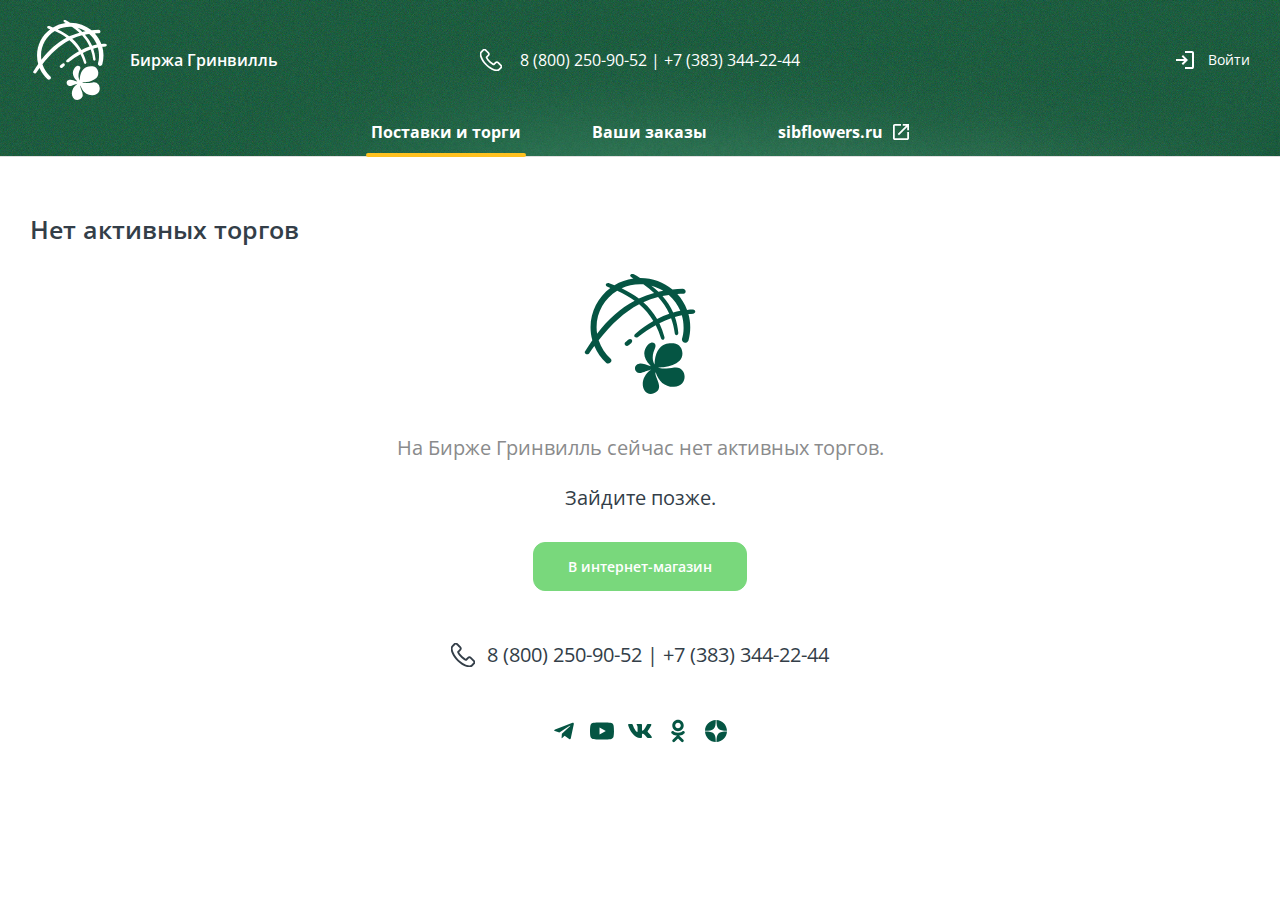
<file: local/templates/main/assets/index_no-bidding.html>
<!DOCTYPE HTML>
<html lang="ru">
<head>
	<title>Биржа Гринвилль</title>
	<meta http-equiv="Content-Type" content="text/html; charset=UTF-8">
	<meta name="author" content="" >
	<meta name="description" content="" >
	<meta name="keywords" content="" >

	<link rel="shortcut icon"  href="/favicon.ico" type="image/x-icon" />
	
	<meta name="viewport" content="width=device-width, maximum-scale=2">

	<link rel="preconnect" href="https://fonts.googleapis.com">
	<link rel="preconnect" href="https://fonts.gstatic.com" crossorigin>
	<link rel="stylesheet" href="https://fonts.googleapis.com/css?family=Open+Sans:300,300i,400,400i,500,500i,600,600i,700,700i,800,800i&family=Roboto:wght@400;500;700&display=swap">

	<link href="css/normalize.css" rel="stylesheet" type="text/css" media="all">
	<link href="css/effects.css" rel="stylesheet" type="text/css" media="all">
	<link href="css/nouislider.css" rel="stylesheet" type="text/css" media="all">
	<link href="css/common.css" rel="stylesheet" type="text/css" media="all">
	<link href="css/responsive.css" rel="stylesheet" type="text/css" media="all">

</head>

<body>
	<svg style="position: absolute; width: 0; height: 0; " width="0" height="0" version="1.1" xmlns="http://www.w3.org/2000/svg" xmlns:xlink="http://www.w3.org/1999/xlink">
		<defs>
			<symbol id="icon-close" viewBox="0 0 13 13">
				<path d="M 1.1213563,0 0,1.1213563 5.3786437,6.5000001 0,11.878644 1.1213563,13 6.5000001,7.6213565 11.878644,13 13,11.878644 7.6213565,6.5000001 13,1.1213563 11.878644,0 6.5000001,5.3786437 Z" />
			</symbol>
			<symbol id="icon-arrow-1" viewBox="0 0 16 16">
				<path d="M 3.4298665,0.75257668 11.710046,7.9977339 3.4298665,15.242891" />
			</symbol>
			<symbol id="icon-logo" viewBox="0 0 70 76">
			    <path d="m 56.530889,71.423272 c 9.68481,-0.29883 8.17115,-13.645904 0.102655,-12.150751 -3.630168,0.59766 -8.171149,1.095042 -10.188021,0 1.814581,-0.100278 2.823017,-0.199554 4.236035,-0.399109 3.227599,-0.29883 6.960422,-1.592423 9.379863,-3.882785 3.126957,-2.9883 2.421455,-10.259497 -3.73081,-11.056712 -1.91623,-0.199554 -3.933102,0 -5.447769,0.597661 -3.832459,1.395877 -6.556846,5.777046 -6.656482,12.848689 -2.320812,-3.885793 -0.606874,-8.465515 0.200278,-10.259498 1.313382,-2.787743 -0.705503,-3.983064 -2.419441,-3.584958 -1.816594,0.398106 -3.530533,3.186853 -4.034751,4.880557 -0.907794,3.186853 0.60486,6.573259 3.428884,9.361002 0.30394,0.497382 0.505224,0.696936 0.505224,0.696936 -3.228605,-1.095042 -5.347126,-1.991531 -7.363998,-1.692702 -3.934108,0.497382 -3.329248,5.577492 -0.202291,5.876322 1.714945,0.198552 3.833466,-0.995765 7.767574,-2.191085 -5.446762,3.684234 -6.456205,9.661837 -4.337684,13.146516 1.91623,3.087577 5.34612,2.988301 7.868216,0.796212 4.135393,-3.584957 -1.916229,-9.660834 -0.705502,-12.250027 1.812568,5.777047 5.849331,9.462284 11.59802,9.263732 z M 27.278194,41.740824 c -0.806145,0.797214 -0.806145,0.696936 -1.613297,1.49415 -1.311369,1.393872 0.705503,3.287131 2.319806,1.79298 0.907793,-0.796211 0.605867,-0.59766 1.412011,-1.194317 1.714946,-1.694707 -0.100642,-3.687242 -2.11852,-2.092813 z M 6.0879541,45.607565 C 5.0825374,46.968344 4.0771206,48.36723 3.0696911,49.808232 2.1618974,51.900043 -0.36019909,50.505168 0.0433766,49.210572 1.5922619,46.660489 3.1753655,44.231743 4.7947003,41.911297 4.06605,39.288011 3.6745514,36.527342 3.6745514,33.673415 3.6745514,23.508179 8.5919349,14.489127 16.206533,8.7993225 15.726469,8.6248379 15.260495,8.4413281 14.770367,8.273863 12.147628,7.3773728 13.458997,5.2865652 15.476876,5.7839468 16.61514,6.1970943 17.71818,6.6202698 18.795053,7.0544759 22.416163,4.8704093 26.519351,3.3913007 30.910375,2.796649 30.603416,2.6311894 30.313566,2.4607158 30.002581,2.2972619 27.581127,1.1019417 29.19543,-0.5907601 31.112666,0.20545152 32.493479,0.96054894 33.808874,1.726677 35.07596,2.5008273 c 0.05837,0 0.114733,-0.00402 0.172099,-0.00402 7.747445,0 14.834677,2.7526459 20.326728,7.3173252 2.076251,-0.2226184 4.205842,-0.3760446 6.403871,-0.4452368 2.418434,0.099276 2.52109,2.8880213 0.606873,3.1878553 -1.348607,0.01505 -2.662996,0.0722 -3.959269,0.15142 2.662996,2.893037 4.776484,6.286463 6.191515,10.017827 1.266081,-0.123343 2.51002,-0.197549 3.715715,-0.20858 1.815587,0.09928 2.016872,2.091811 0.201284,2.590195 -0.999378,0.06117 -2.017878,0.161448 -3.048456,0.286797 0.733683,2.63532 1.134239,5.411029 1.134239,8.277993 0,2.888022 -0.404582,5.677771 -1.111091,8.366239 -1.110085,2.589192 -4.436313,1.692702 -4.13338,-0.796211 0.705503,-2.389639 1.110085,-4.880557 1.009443,-7.570028 0,-2.634317 -0.386467,-5.175376 -1.08895,-7.58206 -1.429121,0.299832 -2.885415,0.667855 -4.378947,1.12312 1.108072,3.179832 1.808542,6.519108 2.137643,10.0449 0.100642,1.892257 -1.91623,1.892257 -2.219164,0.498386 -0.409614,-3.418496 -1.204688,-6.660502 -2.346978,-9.742061 -2.374153,0.846351 -4.843915,1.91532 -7.402243,3.218941 1.314389,2.722563 2.370127,5.621615 3.194387,8.713203 0.401563,1.892255 -1.515673,2.39064 -2.11852,0.89649 -0.89471,-2.967242 -2.022911,-5.761003 -3.380576,-8.381281 -3.613059,2.005571 -7.414319,4.490473 -11.447057,7.585069 -1.714945,0.696936 -3.127963,-0.89649 -1.413018,-2.192089 3.700618,-3.263064 7.513956,-5.938495 11.331319,-8.099498 -2.41441,-3.967019 -5.415563,-7.494818 -8.98434,-10.586405 -9.463397,4.936712 -17.623476,12.597993 -25.6396363,22.837435 1.5035963,4.628857 4.2169133,8.704177 7.7585163,11.88401 1.210727,1.49415 -1.209721,3.685236 -2.924666,2.489917 C 10.412555,53.38416 7.8200083,49.716974 6.0879541,45.60756 Z M 53.533761,25.209906 c -1.755202,-3.822618 -4.11929,-7.366461 -7.084213,-10.629525 -3.262824,0.839331 -6.358581,1.942396 -9.325517,3.297158 3.579848,3.159777 6.448154,6.68156 8.705561,10.600444 2.587514,-1.319665 5.164963,-2.403676 7.704169,-3.268077 z M 53.225795,13.243668 c -1.362697,0.190529 -2.693188,0.428189 -4.003551,0.697938 2.932717,3.300167 5.176034,6.784846 6.803421,10.489135 1.523724,-0.438216 3.02732,-0.797214 4.505756,-1.081002 -1.624367,-3.909861 -4.142438,-7.360445 -7.305626,-10.106071 z M 42.205462,7.4114675 c 1.617322,1.266518 3.115886,2.5601113 4.482609,3.8817825 0.997365,-0.231643 2.01184,-0.441225 3.040404,-0.631755 C 47.427792,9.2305202 44.89865,8.1244479 42.205462,7.4114675 Z M 23.353143,9.0460077 C 27.4986,11.00545 31.129775,13.167456 34.285918,15.556091 37.3384,14.133138 40.543857,12.948848 43.920407,12.008236 41.886426,10.085896 39.620967,8.273863 37.124031,6.568125 36.437651,6.516982 35.745232,6.483891 35.045768,6.483891 30.862067,6.481891 26.900785,7.4034453 23.353143,9.0460077 Z M 7.5080172,33.673415 c 0,1.395878 0.1127193,2.760669 0.3160168,4.097382 C 14.784457,28.702608 22.509761,21.675088 31.607826,16.877762 28.335944,14.449015 24.649416,12.337149 20.563338,10.536147 12.723302,15.323444 7.5080172,23.884224 7.5080172,33.673415 Z" />
			</symbol>
			<symbol id="icon-phone" viewBox="0 0 18 18">
			    <path d="m 3.6054688,-0.25 c -0.5441223,0 -1.0662116,0.22958015 -1.5039063,0.64648438 L 2.0996094,0.3984375 0.69726562,1.796875 C 0.14964815,2.3418559 -0.167866,3.0210464 -0.23242188,3.7871094 v 0.00195 c -0.0745412,0.9364892 0.099755,1.9223158 0.53515626,3.0898437 0.6659002,1.8004722 1.67245782,3.4725299 3.15429692,5.2460939 1.8040103,2.149222 3.9794244,3.843777 6.4589843,5.041016 l 0.00195,0.002 c 0.9403904,0.442952 2.2163584,0.982748 3.6582034,1.076172 h 0.0039 0.0059 c 0.08295,0.0019 0.167966,0.0059 0.261718,0.0059 0.987662,0 1.820094,-0.355231 2.470703,-1.058594 0.0057,-0.0044 0.02084,-0.0106 0.05273,-0.06641 l -0.02539,0.03516 c 0.20454,-0.246013 0.44526,-0.473819 0.705078,-0.724609 0.177109,-0.170064 0.357873,-0.34785 0.533203,-0.529297 0.435186,-0.452112 0.667169,-0.987134 0.666016,-1.525391 -0.0012,-0.538256 -0.236516,-1.068238 -0.677734,-1.507812 l -2.246094,-2.236328 c -0.41978,-0.436306 -0.946327,-0.681641 -1.498047,-0.681641 -0.552068,0 -1.077211,0.246276 -1.507812,0.675781 v -0.002 l -1.210938,1.207032 c -0.07173,-0.03745 -0.14448,-0.07768 -0.212891,-0.111329 h -0.002 c -0.148264,-0.07463 -0.278104,-0.141739 -0.386718,-0.210937 l -0.002,-0.002 C 9.3103044,10.756786 8.2229049,9.7692892 7.1777344,8.4921875 6.6943415,7.8820056 6.3905687,7.3778749 6.1542969,6.8710937 6.4541453,6.5926053 6.743003,6.3089996 7.015625,6.03125 h 0.00195 V 6.0293 C 7.1270134,5.9159532 7.2428671,5.8020547 7.359375,5.6855469 H 7.357425 C 7.7992227,5.2459277 8.0546875,4.7154774 8.0546875,4.1660156 8.0546875,3.6188112 7.8049426,3.0864012 7.359375,2.6464844 L 7.357425,2.6445344 6.2441437,1.5351593 h -0.00195 C 6.1129833,1.4069383 5.9918335,1.2809771 5.8652344,1.1503906 h -0.00195 v -0.00195 C 5.6174307,0.89661491 5.3586389,0.6355564 5.0996094,0.39648438 4.6747742,-0.01954592 4.153871,-0.25 3.6054688,-0.25 Z m 0,0.5 C 4.0170656,0.25 4.4028359,0.41393731 4.75,0.75390625 l 0.00195,0.001953 0.00391,0.003906 c 0.2489609,0.22943462 0.5037518,0.48605125 0.75,0.73828125 0.1274,0.1314136 0.2519695,0.2588436 0.384765,0.3906254 L 7.0058594,3 v 0.00195 c 0.3711309,0.3656865 0.5488281,0.7661158 0.5488281,1.1640625 0,0.3965373 -0.1806298,0.7996356 -0.5488281,1.1660156 C 6.8903675,5.4475232 6.7727677,5.5629845 6.6582031,5.6816406 6.3400847,6.0057357 6.0146335,6.3340949 5.6699219,6.6445312 L 5.5371094,6.765625 5.609375,6.9296875 c 0.2619399,0.6021486 0.635189,1.1902348 1.1796875,1.8769531 l 0.00195,0.00195 c 1.0724939,1.3104884 2.2012836,2.3399824 3.4472655,3.1269534 0.138962,0.08853 0.284567,0.161315 0.433594,0.236328 h 0.002 c 0.117432,0.05774 0.242413,0.121329 0.361328,0.1875 l 0.164063,0.0918 1.472656,-1.466797 c 0.355398,-0.354494 0.750319,-0.529297 1.15625,-0.529297 0.406279,0 0.796452,0.171651 1.138672,0.527344 v 0.002 l 2.251953,2.244141 c 0.363781,0.362425 0.530403,0.759054 0.53125,1.154297 8.46e-4,0.394695 -0.164618,0.800332 -0.525391,1.175781 -0.168669,0.174553 -0.346593,0.347689 -0.521484,0.515625 -0.258181,0.249209 -0.512728,0.491592 -0.742187,0.767578 v 0.002 l -0.0039,0.0039 -0.002,0.002 -0.002,0.002 C 15.38662,17.464485 14.721403,17.75 13.847656,17.75 c -0.07519,0 -0.153559,-0.0037 -0.240234,-0.0059 C 12.27127,17.65752 11.054468,17.14985 10.130859,16.714803 7.7154396,15.548153 5.5992372,13.900755 3.8398438,11.804688 2.3856858,10.064255 1.4155829,8.4466024 0.77148437,6.7050781 0.35288649,5.5826084 0.19816632,4.675634 0.265625,3.828125 0.321017,3.1708066 0.57921229,2.6191857 1.0507812,2.1503906 L 2.4472656,0.75976562 C 2.8095701,0.41467061 3.199592,0.25 3.6054688,0.25 Z m 0.00195,0.4140625 c -0.3095859,0 -0.6109391,0.14367951 -0.8632813,0.3867187 l -0.00195,0.00195 -1.3945313,1.3886719 C 0.95181291,2.836147 0.73126114,3.3163529 0.68164062,3.8632813 v 0.00195 c -0.0637315,0.796644 0.0912111,1.6612281 0.48437498,2.7089843 0.6329656,1.6998351 1.5907913,3.2857928 3.0019531,4.9765624 1.7180602,2.048301 3.7916828,3.662515 6.1523443,4.800781 l 0.002,0.002 c 0.86706,0.411297 2.035653,0.904853 3.318359,0.986328 0.06448,0.004 0.136521,0.0078 0.210938,0.0078 0.716631,0 1.316148,-0.251803 1.787109,-0.757812 l 0.0039,-0.0059 0.0059,-0.0039 c 0.236457,-0.282224 0.501051,-0.537416 0.763671,-0.791015 0.17691,-0.168869 0.34227,-0.331207 0.503907,-0.501954 0.258039,-0.267073 0.413675,-0.568396 0.416015,-0.884765 0.0023,-0.31637 -0.151509,-0.616925 -0.408203,-0.873047 l -2.25,-2.240234 c -0.172259,-0.182879 -0.458417,-0.408204 -0.845703,-0.408204 -0.31526,0 -0.611813,0.153979 -0.861328,0.402344 l -1.400391,1.396485 c -0.0643,0.06327 -0.189175,0.18164 -0.382812,0.18164 -0.07698,0 -0.155495,-0.01839 -0.25,-0.06641 l -0.0039,-0.002 -0.0039,-0.002 c 0.0046,0.0021 -0.01016,-0.0066 -0.01172,-0.0078 l -0.02149,-0.01172 c -0.130295,-0.08093 -0.267322,-0.151227 -0.410156,-0.222656 l -0.002,-0.002 c -0.163694,-0.08384 -0.327336,-0.160983 -0.470703,-0.253906 v -0.002 h -0.002 C 8.7296712,11.482736 7.5676625,10.432713 6.4589844,9.0703125 5.8450521,8.2998667 5.4592553,7.6670715 5.1816406,7.0019531 l -0.00195,-0.00586 -0.00195,-0.00781 C 5.1454852,6.8919636 5.126175,6.8025219 5.1367187,6.7167969 5.1472625,6.6310719 5.1798709,6.5404371 5.3027344,6.4179687 l 0.00586,-0.00781 h 0.00195 c 0.0042,-0.0037 0.00753,-0.00802 0.011719,-0.011719 0.3633775,-0.3209971 0.6900598,-0.6538919 1.0332031,-1 C 6.4729926,5.2809137 6.5881613,5.1628092 6.703125,5.0488281 h 0.00195 c 0.2615302,-0.2604029 0.4257813,-0.5574202 0.4257813,-0.875 0,-0.3182066 -0.1642511,-0.614597 -0.4257813,-0.875 L 5.5878906,2.1875 C 5.4548706,2.0514959 5.3252811,1.92294 5.2011719,1.7949219 l -0.00195,-0.00195 C 4.9459512,1.5367099 4.7087333,1.2917261 4.4511719,1.0546875 l 0.00781,0.00977 C 4.2114615,0.81228193 3.9150242,0.6640625 3.6074219,0.6640625 Z m 0,0.5 c 0.1503972,0 0.317617,0.068172 0.4960937,0.25 l 0.00391,0.00391 0.00391,0.00586 c 0.2444381,0.224961 0.47769,0.4629626 0.7324219,0.7207032 0.1286459,0.1326471 0.2590345,0.2619475 0.3886719,0.3945312 l 0.00195,0.00195 1.1171875,1.1113282 c 0.2024693,0.2015966 0.2792969,0.3756914 0.2792969,0.5214843 0,0.1444198 -0.076828,0.3179347 -0.2792969,0.5195313 C 6.2325264,4.811378 6.1164291,4.9304459 6.0019531,5.0449219 v 0.00195 C 5.6534203,5.3984124 5.3316735,5.725901 4.9804687,6.0351562 l -0.00586,0.00391 -0.00586,0.00586 c 8.225e-4,-8.225e-4 -0.01057,0.010569 -0.017578,0.017578 -7.401e-4,7.377e-4 -0.00122,0.00121 -0.00195,0.00195 C 4.7625303,6.251426 4.664487,6.4622415 4.640625,6.65625 c -0.023768,0.1932476 0.020077,0.3590024 0.0625,0.4863281 3.353e-4,0.00101 -3.352e-4,0.00291 0,0.00391 0.00626,0.018857 0.014399,0.03911 0.013672,0.037109 l 0.00195,0.00586 0.00195,0.00391 c 0.2980778,0.7141447 0.7147284,1.3950115 1.3496094,2.1914062 v 0.00195 c 1.1373196,1.3975967 2.3420658,2.4864537 3.6699219,3.3261727 0.1791165,0.115811 0.3588887,0.201923 0.5136717,0.28125 h 0.002 c 0.148808,0.0744 0.281619,0.143764 0.390625,0.21289 l 0.0098,0.0059 0.01172,0.0059 c -0.0053,-0.0027 0.01182,0.0078 0.03906,0.02148 5.91e-4,3.01e-4 0.0014,-2.99e-4 0.002,0 0.152967,0.07741 0.314213,0.121094 0.47461,0.121094 0.405555,0 0.668433,-0.261244 0.734375,-0.326172 h 0.002 l 1.400391,-1.396484 c 0.184484,-0.183634 0.357073,-0.257813 0.507812,-0.257813 0.180713,0 0.360729,0.124832 0.480469,0.251954 l 0.0039,0.002 2.259766,2.248047 c 0.192305,0.191877 0.260925,0.358744 0.259765,0.515625 -0.0012,0.15688 -0.07643,0.335089 -0.27539,0.541015 l -0.002,0.002 c -0.153773,0.162533 -0.313878,0.319853 -0.488281,0.486328 l -0.002,0.002 c -0.258246,0.249374 -0.534105,0.513303 -0.791015,0.818359 -0.389039,0.41799 -0.814509,0.599609 -1.421875,0.599609 -0.05358,0 -0.116173,-0.0038 -0.179688,-0.0078 -1.173291,-0.07452 -2.285827,-0.536752 -3.134766,-0.939453 v 0.002 C 8.2401953,14.794815 6.2264893,13.225643 4.5527344,11.230469 3.1683466,9.5717781 2.2458034,8.0399876 1.6347656,6.3984375 1.2579303,5.3941958 1.1234191,4.6096045 1.1796875,3.90625 1.2203526,3.4621006 1.3794794,3.1157182 1.7011719,2.7949219 l 1.390625,-1.3847657 0.00195,-0.00195 C 3.2745594,1.2349728 3.453712,1.1640625 3.6074219,1.1640625 Z M 3.648,11.965 c 1.782,2.123 3.928,3.794 6.376,4.976 0.932,0.439 2.179,0.963 3.568,1.053 0.087,0.002 0.169,0.006 0.255,0.006 0.932,0 1.682,-0.32 2.291,-0.98 0.004,-0.004 0.012,-0.012 0.016,-0.019 0.217,-0.261 0.464,-0.496 0.723,-0.746 0.176,-0.169 0.355,-0.344 0.527,-0.522 0.797,-0.828 0.797,-1.88 -0.008,-2.682 l -2.25,-2.241 c -0.381,-0.396 -0.838,-0.605 -1.317,-0.605 -0.479,0 -0.94,0.21 -1.333,0.602 l -1.34,1.334 C 11.032,12.072 10.905,12.007 10.785,11.948 10.636,11.873 10.497,11.803 10.373,11.724 9.152,10.953 8.044,9.945 6.985,8.651 6.449,7.975 6.089,7.407 5.838,6.83 6.19,6.513 6.519,6.181 6.838,5.856 6.95,5.74 7.066,5.625 7.182,5.509 7.587,5.106 7.804,4.639 7.804,4.166 7.804,3.693 7.591,3.226 7.182,2.823 L 6.067,1.712 C 5.936,1.582 5.812,1.455 5.685,1.324 5.438,1.071 5.18,0.81 4.925,0.575 4.539,0.197 4.086,0 3.606,0 3.131,0 2.674,0.197 2.274,0.578 l -1.4,1.395 C 0.364,2.48 0.076,3.096 0.016,3.808 -0.055,4.7 0.11,5.647 0.537,6.792 1.192,8.563 2.18,10.208 3.648,11.965 Z M 0.93,3.886 C 0.975,3.39 1.166,2.976 1.525,2.618 L 2.918,1.231 C 3.135,1.022 3.375,0.914 3.607,0.914 3.836,0.914 4.068,1.022 4.281,1.239 4.532,1.47 4.768,1.712 5.022,1.969 5.149,2.1 5.28,2.23 5.412,2.365 L 6.528,3.476 C 6.76,3.707 6.88,3.942 6.88,4.174 6.88,4.405 6.76,4.64 6.528,4.871 6.411,4.987 6.295,5.106 6.179,5.222 5.831,5.573 5.505,5.905 5.145,6.222 5.138,6.229 5.134,6.232 5.127,6.24 4.816,6.55 4.865,6.844 4.94,7.068 c 0.003,0.011 0.007,0.019 0.011,0.03 0.288,0.69 0.689,1.346 1.314,2.13 1.123,1.38 2.306,2.45 3.609,3.274 0.162,0.105 0.334,0.187 0.494,0.269 0.15,0.075 0.289,0.146 0.412,0.224 0.016,0.008 0.026,0.016 0.041,0.023 0.124,0.063 0.244,0.093 0.363,0.093 0.3,0 0.494,-0.19 0.559,-0.254 l 1.4,-1.396 c 0.217,-0.216 0.452,-0.331 0.685,-0.331 0.284,0 0.517,0.176 0.663,0.331 l 2.257,2.245 c 0.449,0.448 0.446,0.934 -0.011,1.407 -0.158,0.167 -0.322,0.328 -0.498,0.496 -0.262,0.253 -0.535,0.514 -0.783,0.81 -0.43,0.462 -0.943,0.679 -1.605,0.679 -0.064,0 -0.131,-0.004 -0.195,-0.008 C 12.428,17.012 11.287,16.534 10.429,16.127 8.1,15.004 6.056,13.413 4.36,11.391 2.962,9.716 2.023,8.157 1.401,6.486 1.016,5.46 0.87,4.636 0.93,3.886 Z" />
			</symbol>
			<symbol id="icon-login" viewBox="0 0 18 18">
			    <path d="M 9 0 L 9 2 L 16 2 L 16 16 L 9 16 L 9 18 L 16 18 C 16.549999 18 17.02041 17.803809 17.412109 17.412109 C 17.803809 17.02041 18 16.549999 18 16 L 18 2 C 18 1.4500005 17.803809 0.97955723 17.412109 0.58789062 C 17.02041 0.19622402 16.549999 0 16 0 L 9 0 z M 7 4 L 5.625 5.4492188 L 8.1757812 8 L 0 8 L 0 10 L 8.1757812 10 L 5.625 12.550781 L 7 14 L 12 9 L 7 4 z " />
			</symbol>
			<symbol id="icon-logout" viewBox="0 0 18 18">
			    <path d="M 9 0 L 9 2 L 16 2 L 16 16 L 9 16 L 9 18 L 16 18 C 16.549998 18 17.020411 17.803809 17.412109 17.412109 C 17.803809 17.020411 18 16.549998 18 16 L 18 2 C 18 1.450001 17.803809 0.97955684 17.412109 0.58789062 C 17.020411 0.19622442 16.549998 0 16 0 L 9 0 z M 5 4 L 0 9 L 5 14 L 6.375 12.550781 L 3.8242188 10 L 12 10 L 12 8 L 3.8242188 8 L 6.375 5.4492188 L 5 4 z " />
			</symbol>
			<symbol id="icon-link-outer" viewBox="0 0 18 18">
			    <path d="M2 18C1.45 18 0.979167 17.8042 0.5875 17.4125C0.195833 17.0208 0 16.55 0 16V2C0 1.45 0.195833 0.979167 0.5875 0.5875C0.979167 0.195833 1.45 0 2 0H9V2H2V16H16V9H18V16C18 16.55 17.8042 17.0208 17.4125 17.4125C17.0208 17.8042 16.55 18 16 18H2ZM6.7 12.7L5.3 11.3L14.6 2H11V0H18V7H16V3.4L6.7 12.7Z" />
			</symbol>
			<symbol id="icon-box" viewBox="0 0 18 18">
			    <path d="m 9,0.09570306 c -0.2858994,0 -0.5560242,0.07193016 -0.8085938,0.21679688 L 1.8085937,3.9921874 C 1.5560442,4.1370572 1.3577935,4.3333017 1.2148437,4.5820311 1.0718939,4.8307507 1,5.1008955 1,5.3906249 v 7.2187501 c 0,0.2898 0.071894,0.559894 0.2148437,0.808594 0.1429498,0.2487 0.3412005,0.444945 0.59375,0.589843 l 6.3828125,3.677735 c 0.2525696,0.1449 0.5226944,0.21875 0.8085938,0.21875 0.2858994,0 0.5560242,-0.07385 0.8085938,-0.21875 l 6.3828122,-3.677735 c 0.2526,-0.144898 0.45075,-0.341143 0.59375,-0.589843 C 16.928056,13.169269 17,12.899175 17,12.609375 V 5.3906249 C 17,5.1008955 16.92806,4.8307507 16.785156,4.5820311 16.642156,4.3333017 16.444006,4.1370572 16.191406,3.9921874 L 9.8085938,0.31249994 C 9.5560242,0.16763322 9.2858994,0.09570306 9,0.09570306 Z M 9,1.0761718 c 0.1025698,0 0.206024,0.033556 0.3085938,0.097656 l 6.1171872,3.5390625 -2.714843,1.5625 -6.4101568,-3.7265625 2.390625,-1.375 C 8.793976,1.1097282 8.8974302,1.0761718 9,1.0761718 Z M 5.2753906,3.1464843 11.699219,6.8593749 9,8.4277343 2.5742188,4.7128905 Z M 2,5.5234374 8.5,9.2871093 V 16.712891 L 2.3085938,13.123047 C 2.206024,13.058947 2.1274617,12.982278 2.0761719,12.892578 2.0248919,12.802878 2,12.706116 2,12.603516 Z m 14,0 v 7.0800786 c 0,0.1026 -0.02487,0.199362 -0.07617,0.289062 -0.0513,0.0897 -0.129822,0.166369 -0.232422,0.230469 L 9.5,16.712891 V 9.2871093 Z" />
			</symbol>
			<symbol id="icon-info" viewBox="0 0 20 20">
			    <path d="M 10 0 C 8.6166714 -7.4014794e-17 7.3162782 0.2621099 6.0996094 0.78710938 C 4.8829406 1.3121089 3.8257804 2.0257821 2.9257812 2.9257812 C 2.0257822 3.8257803 1.3121088 4.8829406 0.78710938 6.0996094 C 0.2621099 7.3162782 0 8.6166714 0 10 C -7.4014794e-17 11.383299 0.2621099 12.683692 0.78710938 13.900391 C 1.3121089 15.117089 2.0257821 16.17422 2.9257812 17.074219 C 3.8257803 17.974218 4.8829406 18.687891 6.0996094 19.212891 C 7.3162782 19.73789 8.6166714 20 10 20 C 11.383299 20 12.683692 19.73789 13.900391 19.212891 C 15.117089 18.687891 16.17422 17.974218 17.074219 17.074219 C 17.974218 16.17422 18.687891 15.117089 19.212891 13.900391 C 19.73789 12.683692 20 11.383299 20 10 C 20 8.6166714 19.73789 7.3162782 19.212891 6.0996094 C 18.687891 4.8829406 17.974218 3.8257804 17.074219 2.9257812 C 16.17422 2.0257822 15.117089 1.3121088 13.900391 0.78710938 C 12.683692 0.2621099 11.383299 0 10 0 z M 10 2 C 12.233298 2 14.125783 2.7742203 15.675781 4.3242188 C 17.22578 5.8742172 18 7.7666722 18 10 C 18 12.233298 17.22578 14.125783 15.675781 15.675781 C 14.125783 17.22578 12.233298 18 10 18 C 7.7666722 18 5.8742172 17.22578 4.3242188 15.675781 C 2.7742203 14.125783 2 12.233298 2 10 C 2 7.7666722 2.7742203 5.8742172 4.3242188 4.3242188 C 5.8742172 2.7742203 7.7666722 2 10 2 z M 10 5 C 9.7166703 5 9.4787792 5.0954396 9.2871094 5.2871094 C 9.0954396 5.4787792 9 5.7166703 9 6 C 9 6.2833297 9.0954396 6.5212208 9.2871094 6.7128906 C 9.4787792 6.9045604 9.7166703 7 10 7 C 10.2833 7 10.521191 6.9045604 10.712891 6.7128906 C 10.90459 6.5212208 11 6.2833297 11 6 C 11 5.7166703 10.90459 5.4787792 10.712891 5.2871094 C 10.521191 5.0954396 10.2833 5 10 5 z M 9 9 L 9 15 L 11 15 L 11 9 L 9 9 z " />
			</symbol>
			<symbol id="icon-filter" viewBox="0 0 24 24">
			    <path d="M 19.2,0 C 17.645573,0 16.307425,1.0075354 15.808594,2.4 H 2.4 A 1.2,1.2 0 0 0 1.2,3.6 1.2,1.2 0 0 0 2.4,4.8 H 15.808594 C 16.307425,6.1924646 17.645573,7.2 19.2,7.2 21.174007,7.2 22.8,5.5740077 22.8,3.6 22.8,1.6259923 21.174007,0 19.2,0 Z m 0,2.4 c 0.676954,0 1.2,0.5230462 1.2,1.2 0,0.6769538 -0.523046,1.2 -1.2,1.2 C 18.523046,4.8 18,4.2769538 18,3.6 18,2.9230462 18.523046,2.4 19.2,2.4 Z m -7.2,6 c -1.554427,0 -2.892575,1.007535 -3.391406,2.4 H 2.4 A 1.2,1.2 0 0 0 1.2,12 1.2,1.2 0 0 0 2.4,13.2 h 6.208594 c 0.498831,1.392464 1.836979,2.4 3.391406,2.4 1.554427,0 2.892575,-1.007536 3.391406,-2.4 H 21.6 A 1.2,1.2 0 0 0 22.8,12 1.2,1.2 0 0 0 21.6,10.8 H 15.391406 C 14.892575,9.407535 13.554427,8.4 12,8.4 Z m 0,2.4 c 0.676954,0 1.2,0.523046 1.2,1.2 0,0.676954 -0.523046,1.2 -1.2,1.2 -0.676954,0 -1.2,-0.523046 -1.2,-1.2 0,-0.676954 0.523046,-1.2 1.2,-1.2 z m -7.2,6 c -1.9740077,0 -3.6,1.625993 -3.6,3.6 0,1.974007 1.6259923,3.6 3.6,3.6 1.5544278,0 2.892575,-1.007536 3.3914063,-2.4 H 21.6 a 1.2,1.2 0 0 0 1.2,-1.2 1.2,1.2 0 0 0 -1.2,-1.2 H 8.1914063 C 7.692575,17.807536 6.3544278,16.8 4.8,16.8 Z m 0,2.4 c 0.6769538,0 1.2,0.523046 1.2,1.2 0,0.676954 -0.5230462,1.2 -1.2,1.2 -0.6769538,0 -1.2,-0.523046 -1.2,-1.2 0,-0.676954 0.5230462,-1.2 1.2,-1.2 z" />
			</symbol>
			<symbol id="icon-email" viewBox="0 0 44 44">
				<path d="M 6,6 C 2.6933005,6 0,8.6933005 0,12 v 20 c 0,3.306699 2.6933005,6 6,6 h 32 c 3.306699,0 6,-2.693301 6,-6 V 12 C 44,8.6933005 41.306699,6 38,6 Z m 0,2 h 32 c 0.752107,0 1.448308,0.2055596 2.044922,0.5566406 L 25.751953,23.027344 c -1.9488,1.973154 -5.097224,1.993993 -7.070312,0.04492 L 3.9746094,8.5449219 C 4.5668816,8.2009955 5.2561754,8 6,8 Z M 2.5566406,9.9550781 16.105469,23.339844 2.6464844,34.193359 C 2.2389251,33.56573 2,32.815198 2,32 V 12 C 2,11.247893 2.2055596,10.551692 2.5566406,9.9550781 Z M 41.455078,9.9746094 C 41.799004,10.566882 42,11.256175 42,12 v 20 c 0,0.815198 -0.238925,1.56573 -0.646484,2.193359 L 28.095703,23.501953 Z M 17.552734,24.742188 c 2.580834,2.292177 6.465601,2.347725 9.101563,0.167968 L 39.851562,35.552734 C 39.299702,35.836926 38.671613,36 38,36 H 6 C 5.3283869,36 4.7002975,35.836926 4.1484375,35.552734 Z" />
			</symbol>
			<symbol id="icon-moderation" viewBox="0 0 22 22">
				<path d="M7.6 21.5L5.7 18.3L2.1 17.5L2.45 13.8L0 11L2.45 8.2L2.1 4.5L5.7 3.7L7.6 0.5L11 1.95L14.4 0.5L16.3 3.7L19.9 4.5L19.55 8.2L22 11L19.55 13.8L19.9 17.5L16.3 18.3L14.4 21.5L11 20.05L7.6 21.5ZM8.45 18.95L11 17.85L13.6 18.95L15 16.55L17.75 15.9L17.5 13.1L19.35 11L17.5 8.85L17.75 6.05L15 5.45L13.55 3.05L11 4.15L8.4 3.05L7 5.45L4.25 6.05L4.5 8.85L2.65 11L4.5 13.1L4.25 15.95L7 16.55L8.45 18.95ZM11 16C11.2833 16 11.5208 15.9042 11.7125 15.7125C11.9042 15.5208 12 15.2833 12 15C12 14.7167 11.9042 14.4792 11.7125 14.2875C11.5208 14.0958 11.2833 14 11 14C10.7167 14 10.4792 14.0958 10.2875 14.2875C10.0958 14.4792 10 14.7167 10 15C10 15.2833 10.0958 15.5208 10.2875 15.7125C10.4792 15.9042 10.7167 16 11 16ZM10 12H12V6H10V12Z" />
			</symbol>
			<symbol id="icon-confirmation" viewBox="0 0 22 22">
				<path d="M7.6 21.5L5.7 18.3L2.1 17.5L2.45 13.8L0 11L2.45 8.2L2.1 4.5L5.7 3.7L7.6 0.5L11 1.95L14.4 0.5L16.3 3.7L19.9 4.5L19.55 8.2L22 11L19.55 13.8L19.9 17.5L16.3 18.3L14.4 21.5L11 20.05L7.6 21.5ZM8.45 18.95L11 17.85L13.6 18.95L15 16.55L17.75 15.9L17.5 13.1L19.35 11L17.5 8.85L17.75 6.05L15 5.45L13.55 3.05L11 4.15L8.4 3.05L7 5.45L4.25 6.05L4.5 8.85L2.65 11L4.5 13.1L4.25 15.95L7 16.55L8.45 18.95ZM9.95 14.55L15.6 8.9L14.2 7.45L9.95 11.7L7.8 9.6L6.4 11L9.95 14.55Z" />
			</symbol>
			<symbol id="icon-cancellation" viewBox="0 0 22 22">
				<path d="M 7.4,16 11,12.4 14.6,16 16,14.6 12.4,11 16,7.4 14.6,6 11,9.6 7.4,6 6,7.4 9.6,11 6,14.6 Z M 4,20 C 3.45,20 2.979167,19.8042 2.5875,19.4125 2.195833,19.0208 2,18.55 2,18 V 4 C 2,3.45 2.195833,2.979167 2.5875,2.5875 2.979167,2.195833 3.45,2 4,2 h 14 c 0.55,0 1.0208,0.195833 1.4125,0.5875 C 19.8042,2.979167 20,3.45 20,4 v 14 c 0,0.55 -0.1958,1.0208 -0.5875,1.4125 C 19.0208,19.8042 18.55,20 18,20 Z M 4,18 H 18 V 4 H 4 Z" />
			</symbol>
			<symbol id="icon-edit" viewBox="0 0 22 22">
				<path d="M 4,18 H 5.425 L 15.2,8.225 13.775,6.8 4,16.575 Z M 2,20 V 15.75 L 15.2,2.575 C 15.4,2.391667 15.6208,2.25 15.8625,2.15 16.1042,2.05 16.3583,2 16.625,2 16.8917,2 17.15,2.05 17.4,2.15 17.65,2.25 17.8667,2.4 18.05,2.6 L 19.425,4 c 0.2,0.18333 0.3458,0.4 0.4375,0.65 C 19.9542,4.9 20,5.15 20,5.4 20,5.66667 19.9542,5.92083 19.8625,6.1625 19.7708,6.40417 19.625,6.625 19.425,6.825 L 6.25,20 Z M 14.475,7.525 13.775,6.8 15.2,8.225 Z" />
			</symbol>
	
			<symbol id="icon-social-telegram" viewBox="0 0 24 24">
			    <path d="M 21.786808,5.2482784 18.816085,19.258056 c -0.224103,0.988767 -0.808565,1.234843 -1.639147,0.769041 l -4.526357,-3.335459 -2.184086,2.100572 c -0.241699,0.241699 -0.443829,0.443873 -0.909631,0.443873 l 0.325169,-4.609852 8.389141,-7.5805486 c 0.364737,-0.325212 -0.07909,-0.50537 -0.566911,-0.180159 L 7.333193,13.395782 2.86836,11.998333 C 1.897145,11.695094 1.879593,11.027117 3.070491,10.561316 L 20.534318,3.8333044 c 0.808565,-0.303239 1.516109,0.180158 1.252438,1.415 z" />
			</symbol>
			<symbol id="icon-social-youtube" viewBox="0 0 24 24">
			    <path d="M 23.498493,6.2028664 C 24,8.0866744 24,12.017037 24,12.017037 c 0,0 0,3.930394 -0.501507,5.814215 -0.276031,1.039278 -1.089274,1.823726 -2.121859,2.101473 C 19.504972,20.437493 12,20.437493 12,20.437493 c 0,0 -7.504963,0 -9.376634,-0.504768 C 1.590781,19.654978 0.77754,18.87053 0.501507,17.831252 0,15.947444 0,12.017037 0,12.017037 c 0,0 0,-3.9303496 0.501507,-5.8141706 0.27603,-1.039322 1.089274,-1.857802 2.121859,-2.135592 C 4.495028,3.5625064 12,3.5625064 12,3.5625064 c 0,0 7.505007,0 9.376634,0.504768 1.032585,0.277747 1.845826,1.09627 2.121859,2.135592 z M 9.545449,15.58552 15.818144,12.017116 9.545449,8.4485414 v 7.1369656 z" />
			</symbol>
			<symbol id="icon-social-vk" viewBox="0 0 24 24">
			    <path d="m 23.296629,5.9223854 c -0.325212,1.507313 -3.484847,5.9545756 -3.489268,5.9589706 -0.272426,0.439452 -0.382289,0.659178 0,1.151374 0.149431,0.210928 3.476093,3.366185 3.968288,4.899891 0.215306,0.729472 -0.158229,1.09863 -0.8965,1.09863 h -2.58839 c -0.984347,0 -1.274411,-0.786637 -3.03222,-2.544445 -1.538082,-1.480919 -2.19726,-1.674295 -2.579548,-1.674295 -0.826206,0 -0.676774,0.276846 -0.676774,3.212377 0,0.637205 -0.202131,1.006363 -1.850076,1.006363 -2.742199,0 -5.756823,-1.665541 -7.896955,-4.737294 C 1.042765,9.7939674 0.163861,6.3882134 0.163861,5.7026684 c 0,-0.386709 0.149431,-0.733893 0.887701,-0.733893 h 2.588391 c 0.663555,0 0.914052,0.290021 1.168925,1.006362 1.265614,3.691398 3.401377,6.9169316 4.280281,6.9169316 0.329589,0 0.478977,-0.153808 0.478977,-0.988767 V 8.0888674 c -0.09664,-1.757809 -1.028292,-1.902819 -1.028292,-2.52685 0,-0.285644 0.246076,-0.59326 0.659178,-0.59326 h 4.06931 c 0.544938,0 0.729517,0.294441 0.729517,0.953619 v 5.1284066 c 0,0.549315 0.250453,0.742647 0.413059,0.742647 0.329589,0 0.606435,-0.193332 1.208493,-0.79539 1.863294,-2.0830206 3.181651,-5.2953976 3.181651,-5.2953976 0.162606,-0.386709 0.465801,-0.733894 1.12498,-0.733894 h 2.58839 c 0.782216,0 0.944822,0.404305 0.782216,0.95362 z" />
			</symbol>
			<symbol id="icon-social-ok" viewBox="0 0 24 24">
			    <path d="m 17.056174,15.424227 c -1.204072,0.764664 -2.860816,1.067859 -3.955069,1.182143 l 0.918472,0.905254 3.353012,3.353011 c 1.226088,1.256859 -0.769042,3.221175 -2.008305,2.008305 -0.839337,-0.852555 -2.069803,-2.083021 -3.353012,-3.366186 l -3.35301,3.361809 C 7.418998,24.077056 5.423912,22.095101 6.663131,20.860258 7.515686,20.007703 8.732977,18.777237 10.016186,17.507247 L 10.92144,16.601949 C 9.840405,16.487709 8.157268,16.202065 6.940021,15.41985 5.507381,14.497 4.878974,13.956439 5.432666,12.827082 5.757877,12.185455 6.649956,11.644938 7.8321,12.576585 c 0,0 1.595203,1.269991 4.170375,1.269991 2.575215,0 4.170418,-1.269991 4.170418,-1.269991 1.182144,-0.92727 2.069802,-0.391129 2.399391,0.250497 0.544938,1.129357 -0.08347,1.669918 -1.51611,2.597145 z M 6.298377,6.4462204 c 0,-3.15088 2.561997,-5.69969402 5.699694,-5.69969402 3.137698,0 5.699695,2.54882302 5.699695,5.69969402 0,3.137661 -2.561997,5.6864656 -5.699695,5.6864656 -3.137697,0 -5.699694,-2.5488216 -5.699694,-5.6864656 z m 2.900384,0 c 0,1.542459 1.25686,2.799318 2.799319,2.799318 1.542459,0 2.799319,-1.256859 2.799319,-2.799318 0,-1.555678 -1.25686,-2.812493 -2.799319,-2.812493 -1.542459,0 -2.799319,1.256815 -2.799319,2.812493 z" />
			</symbol>
			<symbol id="icon-social-dzen" viewBox="0 0 24 24">
			    <path d="M 14.470373,9.741385 C 16.130559,11.400723 18.609826,11.714974 23,11.774266 22.881417,5.9441342 18.237978,1.2371694 12.435798,1.0101643 c 0.05252,4.5155353 0.350673,7.0464714 2.034575,8.7312207 z m -4.728141,0 C 11.427828,8.0557887 11.724291,5.5223116 11.777654,1 5.8746776,1.1177376 1.1185847,5.8729834 1,11.77596 5.5231586,11.72344 8.0557887,11.426134 9.741385,9.740538 Z m 4.728141,4.72814 c -1.657645,1.658492 -1.972741,4.136066 -2.03288,8.519462 5.731028,-0.226157 10.326183,-4.821313 10.552343,-10.551494 -4.383398,0.05929 -6.860971,0.374388 -8.519463,2.03288 z m -4.728141,0 C 8.0566357,12.785623 5.5265468,12.487468 1.0110114,12.434952 1.2380164,18.23713 5.9449815,22.881417 11.774266,23 11.71497,18.608978 11.401571,16.129711 9.741385,14.470373 Z" />
			</symbol>
	
		</defs>
	</svg>

	<div class="page">
		<header class="header">
			<div class="cnt header__cnt">
				<div class="header__grid header__grid_1">
					<div class="header__grid-item header__grid-item_1">
						<a href="#" class="logo-main">
							<svg class="icon logo-main__canvas"><use xlink:href="#icon-logo"></use></svg>
							<div class="logo-main__text">
								Биржа Гринвилль
							</div>
						</a>
					</div>
					<div class="header__grid-item header__grid-item_2">
						<div class="contacts-header js-contacts-header">
							<svg class="icon contacts-header__icon"><use xlink:href="#icon-phone"></use></svg>
							<div class="contacts-header__value">
								<a href="tel:88002509052" class="contacts-header__value-item">
									8 (800) 250-90-52
								</a>
								<span class="contacts-header__value-separator">
									|
								</span>
								<a href="tel:+73833442244" class="contacts-header__value-item">
									+7 (383) 344-22-44
								</a>
							</div>
						</div>
					</div>
					<div class="header__grid-item header__grid-item_3">
						<div class="user-header">
							<a href="#auth-popup" class="user-header__link user-header__link_login js-link-popup-open">
								<span class="user-header__link-icon">
									<svg class="icon contacts-header__icon-canvas"><use xlink:href="#icon-login"></use></svg>
								</span>
								<span class="user-header__link-text">
									Войти
								</span>
							</a>
						</div>
					</div>
				</div>
				<nav class="menu-main js-menu-main">
					<button type="button" class="menu-main__button-toggle">
						<span class="menu-main__button-toggle-icon"></span>
					</button>
					<div class="menu-main__inner">
						<div class="menu-main__data">
							<div class="menu-main__list">
								<div class="menu-main__item active">
									<a href="#" class="menu-main__link">
										<span class="menu-main__link-text">
											Поставки и торги
										</span>
									</a>
								</div>
								<div class="menu-main__item">
									<a href="#" class="menu-main__link">
										<span class="menu-main__link-text">
											Ваши заказы
										</span>
									</a>
								</div>
								<div class="menu-main__item">
									<a href="https://sibflowers.ru/" class="menu-main__link" target="_blank">
										<span class="menu-main__link-text">
											sibflowers.ru
										</span>
										<span class="menu-main__link-icon">
											<svg class="icon menu-main__link-icon-canvas"><use xlink:href="#icon-link-outer"></use></svg>
										</span>
									</a>
								</div>
							</div>
						</div>
					</div>
				</nav>
			</div>
		</header>

		<main class="content">
			<div class="post-card">
				<div class="cnt post-card__cnt">
					<div class="post-card__head">
						<h1 class="title post-card__title">
							Нет активных торгов
						</h1>
					</div>
					
					<div class="message message_no-access">
						<div class="message__logo">
							<svg class="icon message__logo-img"><use xlink:href="#icon-logo"></use></svg>
						</div>
						<div class="message__text message__text_width-1">
							<p style="color: #8A8B8C;">
								На Бирже Гринвилль сейчас нет активных торгов.
							</p>

							<p>
								Зайдите позже.
							</p>
						</div>

						<div class="message__button">
							<a href="#" class="button-a message__button-link">
								В интернет-магазин
							</a>
						</div>

						<div class="contacts-mini message__contacts">
							<svg class="icon contacts-mini__icon"><use xlink:href="#icon-phone"></use></svg>
							<div class="contacts-mini__value">
								<a href="tel:88002509052" class="contacts-mini__value-item">
									8 (800) 250-90-52
								</a>
								<span class="contacts-mini__value-separator">
									|
								</span>
								<a href="tel:+73833442244" class="contacts-mini__value-item">
									+7 (383) 344-22-44
								</a>
							</div>
						</div>

						<div class="social-links message__social-links">
							<div class="social-links__list">
								<div class="social-links__item">
									<a href="#" class="social-links__item-link">
										<svg class="icon social-links__item-icon"><use xlink:href="#icon-social-telegram"></use></svg>
									</a>
								</div>
								<div class="social-links__item">
									<a href="#" class="social-links__item-link">
										<svg class="icon social-links__item-icon"><use xlink:href="#icon-social-youtube"></use></svg>
									</a>
								</div>
								<div class="social-links__item">
									<a href="#" class="social-links__item-link">
										<svg class="icon social-links__item-icon"><use xlink:href="#icon-social-vk"></use></svg>
									</a>
								</div>
								<div class="social-links__item">
									<a href="#" class="social-links__item-link">
										<svg class="icon social-links__item-icon"><use xlink:href="#icon-social-ok"></use></svg>
									</a>
								</div>
								<div class="social-links__item">
									<a href="#" class="social-links__item-link">
										<svg class="icon social-links__item-icon"><use xlink:href="#icon-social-dzen"></use></svg>
									</a>
								</div>
							</div>
						</div>

					</div>
				</div>
			</div>
		</main>
	</div>
	
	<div class="popup auth-popup auth-popup_login js-popup" id="auth-popup">
		<div class="popup__overlay"></div>
		<div class="popup__data">
			<form action="#" class="form auth-popup__form">
				<div class="popup__head auth-popup__head">
					<div class="title popup__title">
						Чтобы видеть цены и совершать покупки необходимо войти 
					</div>
				</div>
				<div class="form__intro">
					Пожалуйста, авторизуйтесь:
				</div>
				<div class="form__item">
					<div class="form__item-grid form__item-grid_1">
						<div class="form__item-grid-cell form__item-grid-cell_1">
							<div class="form__caption">
								Логин:
							</div>
						</div>
						<div class="form__item-grid-cell form__item-grid-cell_2">
							<div class="field-form form__field">
								<input type="text" class="input-text field-form__input-text" placeholder="" />
							</div>
						</div>
					</div>
				</div>
				<div class="form__item">
					<div class="form__item-grid form__item-grid_1">
						<div class="form__item-grid-cell form__item-grid-cell_1">
							<div class="form__caption">
								Пароль:
							</div>
						</div>
						<div class="form__item-grid-cell form__item-grid-cell_2">
							<div class="field-form form__field">
								<input type="password" class="input-text field-form__input-text" placeholder="" />
							</div>
						</div>
					</div>
				</div>
				<div class="form__item">
					<div class="form__item-grid form__item-grid_1">
						<div class="form__item-grid-cell form__item-grid-cell_1">
	
						</div>
						<div class="form__item-grid-cell form__item-grid-cell_2">
							<div class="auth-popup__remember-computer">
								<label class="label-button">
									<input type="checkbox" />
									<span class="label-button__text">
										Запомнить меня на этом компьютере
									</span>
								</label>
							</div>
						</div>
					</div>
				</div>
				<div class="form__item form__item_button-submit">
					<div class="form__item-grid form__item-grid_1">
						<div class="form__item-grid-cell form__item-grid-cell_1">
	
						</div>
						<div class="form__item-grid-cell form__item-grid-cell_2">
							<button type="submit" class="button-a button-a_bg-2">
								Войти
							</button>
						</div>
					</div>
				</div>
	
				<div class="auth-popup__text">
					<div class="form__links auth-popup__links">
						<div class="form__links-item">
							<a href="#password-forget-popup" class="form__links-item-link form__links-item-link_password-forget js-link-popup-open">
								Забыли свой пароль
							</a>
						</div>
						<div class="form__links-item">
							<a href="#registration-popup" class="form__links-item-link form__links-item-link_registration js-link-popup-open">
								Зарегистрироваться
							</a>
						</div>
					</div>
	
					Если вы впервые на сайте, заполните, пожалйста, регистрационную форму.
					Для использования раздела Биржа Гринвиль вам потребуется особый уровень доступа, предоставляемый вашим менеджером Гринвиль.
				</div>
			</form>
	
			<button type="button" class="popup__button-close">
				<svg class="icon-svg popup__button-close-icon"><use xlink:href="#icon-close"></use></svg>
			</button>
		</div>
	</div>
	
	<div class="popup auth-popup auth-popup_password js-popup" id="password-forget-popup">
		<div class="popup__overlay"></div>
		<div class="popup__data">
			<form action="#" class="form auth-popup__form">
				<div class="popup__head auth-popup__head">
					<div class="title popup__title">
						Восстановление пароля
					</div>
				</div>
				<div class="form__item">
					<div class="form__item-grid form__item-grid_1">
						<div class="form__item-grid-cell form__item-grid-cell_1">
							<div class="form__caption">
								Email:
							</div>
						</div>
						<div class="form__item-grid-cell form__item-grid-cell_2">
							<div class="field-form form__field">
								<input type="text" class="input-text field-form__input-text" placeholder="" />
							</div>
						</div>
					</div>
				</div>
				<div class="form__item form__item_button-submit">
					<div class="form__item-grid form__item-grid_1">
						<div class="form__item-grid-cell form__item-grid-cell_1">
	
						</div>
						<div class="form__item-grid-cell form__item-grid-cell_2">
							<button type="submit" class="button-a button-a_bg-2">
								Восстановить
							</button>
						</div>
					</div>
				</div>
	
				<div class="auth-popup__text">
					Пароль будет отправлен на почту.
				</div>
			</form>
	
			<button type="button" class="popup__button-close">
				<svg class="icon-svg popup__button-close-icon"><use xlink:href="#icon-close"></use></svg>
			</button>
		</div>
	</div>
	
	<div class="popup auth-popup auth-popup_password js-popup" id="registration-popup">
		<div class="popup__overlay"></div>
		<div class="popup__data">
			<form action="#" class="form auth-popup__form">
				<div class="popup__head auth-popup__head">
					<div class="title popup__title">
						Зарегистрироваться
					</div>
				</div>
				<div class="form__item">
					<div class="form__item-grid form__item-grid_1">
						<div class="form__item-grid-cell form__item-grid-cell_1 form__item-grid-cell_width-1">
							<div class="form__caption">
								Логин:
							</div>
						</div>
						<div class="form__item-grid-cell form__item-grid-cell_2">
							<div class="field-form form__field">
								<input type="text" class="input-text field-form__input-text" placeholder="" />
							</div>
						</div>
					</div>
				</div>
				<div class="form__item">
					<div class="form__item-grid form__item-grid_1">
						<div class="form__item-grid-cell form__item-grid-cell_1 form__item-grid-cell_width-1">
							<div class="form__caption">
								Email:
							</div>
						</div>
						<div class="form__item-grid-cell form__item-grid-cell_2">
							<div class="field-form form__field">
								<input type="text" class="input-text field-form__input-text" placeholder="" />
							</div>
						</div>
					</div>
				</div>
				<div class="form__item">
					<div class="form__item-grid form__item-grid_1">
						<div class="form__item-grid-cell form__item-grid-cell_1 form__item-grid-cell_width-1">
							<div class="form__caption">
								Пароль:
							</div>
						</div>
						<div class="form__item-grid-cell form__item-grid-cell_2">
							<div class="field-form form__field">
								<input type="password" class="input-text field-form__input-text" placeholder="" />
							</div>
						</div>
					</div>
				</div>
				<div class="form__item">
					<div class="form__item-grid form__item-grid_1">
						<div class="form__item-grid-cell form__item-grid-cell_1 form__item-grid-cell_width-1">
							<div class="form__caption">
								Подтвердите пароль:
							</div>
						</div>
						<div class="form__item-grid-cell form__item-grid-cell_2">
							<div class="field-form form__field">
								<input type="password" class="input-text field-form__input-text" placeholder="" />
							</div>
						</div>
					</div>
				</div>
				<div class="form__item">
					<div class="form__item-grid form__item-grid_1">
						<div class="form__item-grid-cell form__item-grid-cell_1 form__item-grid-cell_width-1">
							<div class="form__caption">
								ФИО:
							</div>
						</div>
						<div class="form__item-grid-cell form__item-grid-cell_2">
							<div class="field-form form__field">
								<input type="text" class="input-text field-form__input-text" placeholder="" />
							</div>
						</div>
					</div>
				</div>
				
				<div class="form__item form__item_button-submit">
					<div class="form__item-grid form__item-grid_1">
						<div class="form__item-grid-cell form__item-grid-cell_1 form__item-grid-cell_width-1">
	
						</div>
						<div class="form__item-grid-cell form__item-grid-cell_2">
							<button type="submit" class="button-a button-a_bg-2">
								Зарегистрироваться
							</button>
						</div>
					</div>
				</div>
	
				<div class="auth-popup__text">
					Для использования раздела Биржа Гринвиль вам потребуется особый уровень доступа, предоставляемый вашим менеджером Гринвиль.
				</div>
			</form>
	
			<button type="button" class="popup__button-close">
				<svg class="icon-svg popup__button-close-icon"><use xlink:href="#icon-close"></use></svg>
			</button>
		</div>
	</div>
	
	<div class="popup permisstion-popup js-popup" id="permisstion-popup">
		<div class="popup__overlay"></div>
		<div class="popup__data">
			<form action="#" class="form permisstion-popup__form">
				<div class="popup__head permisstion-popup__head">
					<div class="title popup__title">
						К сожалению, у вас нет доступа для просмотра цен и совершения покупок
					</div>
				</div>
				<div class="form__intro">
					<p>
						Если вы действующий оптовый клиент, то для получения доступа обратитесь к своему менеджеру Гринвилль, сообщив email-адрес, на который зарегистрирован ваш аккаунт.
					</p>
					<p>
						В других случаях для получения доступа к ценам заполните форму ниже:
					</p>
				</div>
				<div class="form__item">
					<div class="form__item-grid form__item-grid_1">
						<div class="form__item-grid-cell form__item-grid-cell_1 form__item-grid-cell_width-2">
							<div class="form__caption">
								ФИО:
							</div>
						</div>
						<div class="form__item-grid-cell form__item-grid-cell_2">
							<div class="field-form form__field">
								<input type="text" class="input-text field-form__input-text" placeholder="" />
							</div>
						</div>
					</div>
				</div>
				<div class="form__item">
					<div class="form__item-grid form__item-grid_1">
						<div class="form__item-grid-cell form__item-grid-cell_1 form__item-grid-cell_width-2">
							<div class="form__caption">
								Компания:
							</div>
						</div>
						<div class="form__item-grid-cell form__item-grid-cell_2">
							<div class="field-form form__field">
								<input type="text" class="input-text field-form__input-text" placeholder="" />
							</div>
						</div>
					</div>
				</div>
				<div class="form__item">
					<div class="form__item-grid form__item-grid_1">
						<div class="form__item-grid-cell form__item-grid-cell_1 form__item-grid-cell_width-2">
							<div class="form__caption">
								Телефон:
							</div>
						</div>
						<div class="form__item-grid-cell form__item-grid-cell_2">
							<div class="field-form form__field">
								<input type="text" class="input-text field-form__input-text" placeholder="" />
							</div>
						</div>
					</div>
				</div>
				<div class="form__item form__item_button-submit">
					<div class="form__item-grid form__item-grid_1">
						<div class="form__item-grid-cell form__item-grid-cell_1 form__item-grid-cell_width-2">
	
						</div>
						<div class="form__item-grid-cell form__item-grid-cell_2">
							<button type="submit" class="button-a button-a_bg-2">
								Отправить заявку
							</button>
						</div>
					</div>
				</div>
			</form>
	
			<button type="button" class="popup__button-close">
				<svg class="icon-svg popup__button-close-icon"><use xlink:href="#icon-close"></use></svg>
			</button>
		</div>
	</div>

	<script src='js/vendors/jquery.min.js'></script>
	<script src='js/vendors/owl.carousel.js'></script>
	<script src='js/vendors/nouislider.min.js'></script>
	<script src='js/vendors/select-custom.js'></script>
	<script src='js/vendors/tooltip-custom.js'></script>
	<script src='js/vendors/timer.jquery.js'></script>
	<script src='js/common.js'></script>
</body>
</html>
</file>
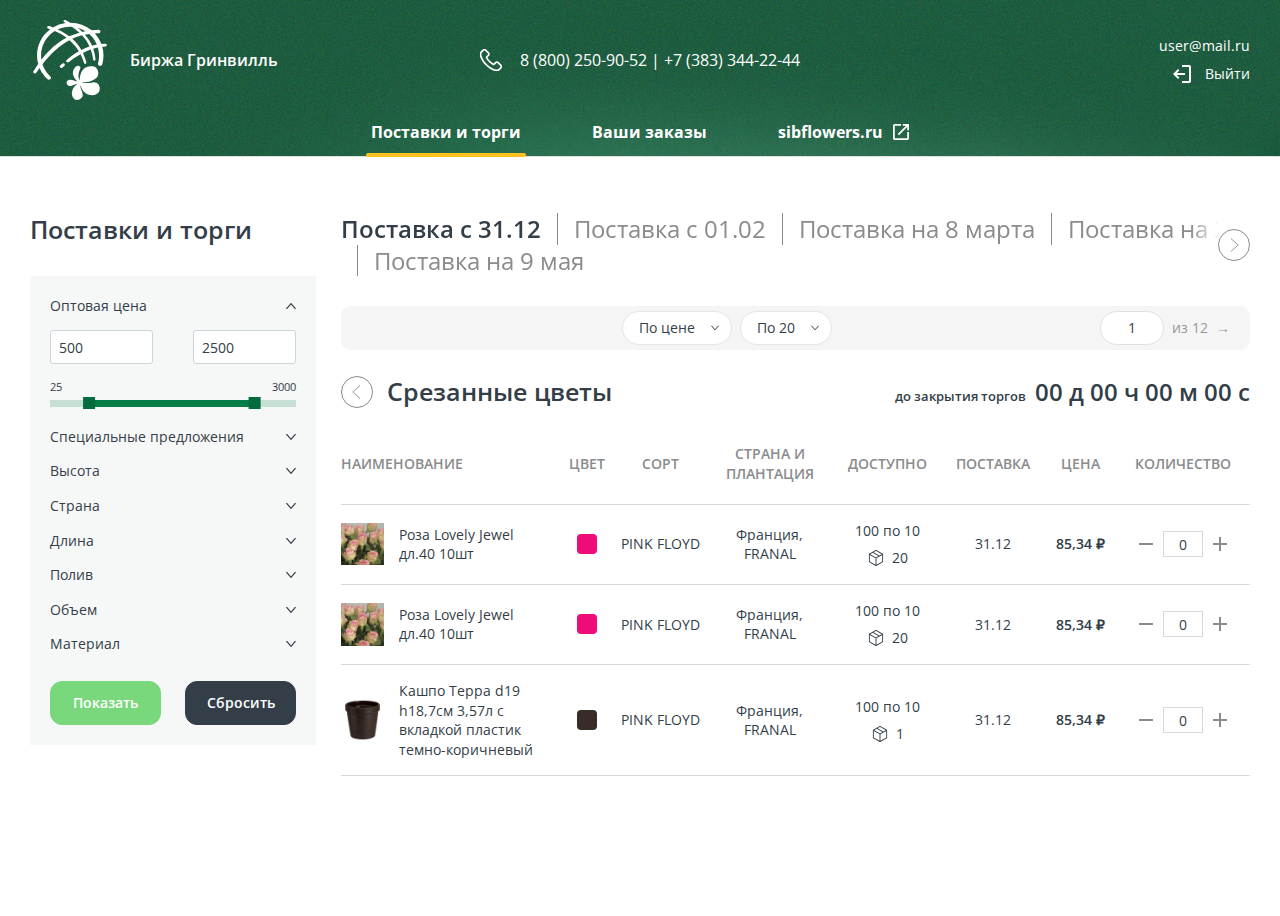
<file: local/templates/main/assets/index_subcategory.html>
<!DOCTYPE HTML>
<html lang="ru">
<head>
	<title>Биржа Гринвилль</title>
	<meta http-equiv="Content-Type" content="text/html; charset=UTF-8">
	<meta name="author" content="" >
	<meta name="description" content="" >
	<meta name="keywords" content="" >

	<link rel="shortcut icon"  href="/favicon.ico" type="image/x-icon" />
	
	<meta name="viewport" content="width=device-width, maximum-scale=2">

	<link rel="preconnect" href="https://fonts.googleapis.com">
	<link rel="preconnect" href="https://fonts.gstatic.com" crossorigin>
	<link rel="stylesheet" href="https://fonts.googleapis.com/css?family=Open+Sans:300,300i,400,400i,500,500i,600,600i,700,700i,800,800i&family=Roboto:wght@400;500;700&display=swap">

	<link href="css/normalize.css" rel="stylesheet" type="text/css" media="all">
	<link href="css/effects.css" rel="stylesheet" type="text/css" media="all">
	<link href="css/nouislider.css" rel="stylesheet" type="text/css" media="all">
	<link href="css/common.css" rel="stylesheet" type="text/css" media="all">
	<link href="css/responsive.css" rel="stylesheet" type="text/css" media="all">

</head>

<body>
	<svg style="position: absolute; width: 0; height: 0; " width="0" height="0" version="1.1" xmlns="http://www.w3.org/2000/svg" xmlns:xlink="http://www.w3.org/1999/xlink">
		<defs>
			<symbol id="icon-close" viewBox="0 0 13 13">
				<path d="M 1.1213563,0 0,1.1213563 5.3786437,6.5000001 0,11.878644 1.1213563,13 6.5000001,7.6213565 11.878644,13 13,11.878644 7.6213565,6.5000001 13,1.1213563 11.878644,0 6.5000001,5.3786437 Z" />
			</symbol>
			<symbol id="icon-arrow-1" viewBox="0 0 16 16">
				<path d="M 3.4298665,0.75257668 11.710046,7.9977339 3.4298665,15.242891" />
			</symbol>
			<symbol id="icon-logo" viewBox="0 0 70 76">
			    <path d="m 56.530889,71.423272 c 9.68481,-0.29883 8.17115,-13.645904 0.102655,-12.150751 -3.630168,0.59766 -8.171149,1.095042 -10.188021,0 1.814581,-0.100278 2.823017,-0.199554 4.236035,-0.399109 3.227599,-0.29883 6.960422,-1.592423 9.379863,-3.882785 3.126957,-2.9883 2.421455,-10.259497 -3.73081,-11.056712 -1.91623,-0.199554 -3.933102,0 -5.447769,0.597661 -3.832459,1.395877 -6.556846,5.777046 -6.656482,12.848689 -2.320812,-3.885793 -0.606874,-8.465515 0.200278,-10.259498 1.313382,-2.787743 -0.705503,-3.983064 -2.419441,-3.584958 -1.816594,0.398106 -3.530533,3.186853 -4.034751,4.880557 -0.907794,3.186853 0.60486,6.573259 3.428884,9.361002 0.30394,0.497382 0.505224,0.696936 0.505224,0.696936 -3.228605,-1.095042 -5.347126,-1.991531 -7.363998,-1.692702 -3.934108,0.497382 -3.329248,5.577492 -0.202291,5.876322 1.714945,0.198552 3.833466,-0.995765 7.767574,-2.191085 -5.446762,3.684234 -6.456205,9.661837 -4.337684,13.146516 1.91623,3.087577 5.34612,2.988301 7.868216,0.796212 4.135393,-3.584957 -1.916229,-9.660834 -0.705502,-12.250027 1.812568,5.777047 5.849331,9.462284 11.59802,9.263732 z M 27.278194,41.740824 c -0.806145,0.797214 -0.806145,0.696936 -1.613297,1.49415 -1.311369,1.393872 0.705503,3.287131 2.319806,1.79298 0.907793,-0.796211 0.605867,-0.59766 1.412011,-1.194317 1.714946,-1.694707 -0.100642,-3.687242 -2.11852,-2.092813 z M 6.0879541,45.607565 C 5.0825374,46.968344 4.0771206,48.36723 3.0696911,49.808232 2.1618974,51.900043 -0.36019909,50.505168 0.0433766,49.210572 1.5922619,46.660489 3.1753655,44.231743 4.7947003,41.911297 4.06605,39.288011 3.6745514,36.527342 3.6745514,33.673415 3.6745514,23.508179 8.5919349,14.489127 16.206533,8.7993225 15.726469,8.6248379 15.260495,8.4413281 14.770367,8.273863 12.147628,7.3773728 13.458997,5.2865652 15.476876,5.7839468 16.61514,6.1970943 17.71818,6.6202698 18.795053,7.0544759 22.416163,4.8704093 26.519351,3.3913007 30.910375,2.796649 30.603416,2.6311894 30.313566,2.4607158 30.002581,2.2972619 27.581127,1.1019417 29.19543,-0.5907601 31.112666,0.20545152 32.493479,0.96054894 33.808874,1.726677 35.07596,2.5008273 c 0.05837,0 0.114733,-0.00402 0.172099,-0.00402 7.747445,0 14.834677,2.7526459 20.326728,7.3173252 2.076251,-0.2226184 4.205842,-0.3760446 6.403871,-0.4452368 2.418434,0.099276 2.52109,2.8880213 0.606873,3.1878553 -1.348607,0.01505 -2.662996,0.0722 -3.959269,0.15142 2.662996,2.893037 4.776484,6.286463 6.191515,10.017827 1.266081,-0.123343 2.51002,-0.197549 3.715715,-0.20858 1.815587,0.09928 2.016872,2.091811 0.201284,2.590195 -0.999378,0.06117 -2.017878,0.161448 -3.048456,0.286797 0.733683,2.63532 1.134239,5.411029 1.134239,8.277993 0,2.888022 -0.404582,5.677771 -1.111091,8.366239 -1.110085,2.589192 -4.436313,1.692702 -4.13338,-0.796211 0.705503,-2.389639 1.110085,-4.880557 1.009443,-7.570028 0,-2.634317 -0.386467,-5.175376 -1.08895,-7.58206 -1.429121,0.299832 -2.885415,0.667855 -4.378947,1.12312 1.108072,3.179832 1.808542,6.519108 2.137643,10.0449 0.100642,1.892257 -1.91623,1.892257 -2.219164,0.498386 -0.409614,-3.418496 -1.204688,-6.660502 -2.346978,-9.742061 -2.374153,0.846351 -4.843915,1.91532 -7.402243,3.218941 1.314389,2.722563 2.370127,5.621615 3.194387,8.713203 0.401563,1.892255 -1.515673,2.39064 -2.11852,0.89649 -0.89471,-2.967242 -2.022911,-5.761003 -3.380576,-8.381281 -3.613059,2.005571 -7.414319,4.490473 -11.447057,7.585069 -1.714945,0.696936 -3.127963,-0.89649 -1.413018,-2.192089 3.700618,-3.263064 7.513956,-5.938495 11.331319,-8.099498 -2.41441,-3.967019 -5.415563,-7.494818 -8.98434,-10.586405 -9.463397,4.936712 -17.623476,12.597993 -25.6396363,22.837435 1.5035963,4.628857 4.2169133,8.704177 7.7585163,11.88401 1.210727,1.49415 -1.209721,3.685236 -2.924666,2.489917 C 10.412555,53.38416 7.8200083,49.716974 6.0879541,45.60756 Z M 53.533761,25.209906 c -1.755202,-3.822618 -4.11929,-7.366461 -7.084213,-10.629525 -3.262824,0.839331 -6.358581,1.942396 -9.325517,3.297158 3.579848,3.159777 6.448154,6.68156 8.705561,10.600444 2.587514,-1.319665 5.164963,-2.403676 7.704169,-3.268077 z M 53.225795,13.243668 c -1.362697,0.190529 -2.693188,0.428189 -4.003551,0.697938 2.932717,3.300167 5.176034,6.784846 6.803421,10.489135 1.523724,-0.438216 3.02732,-0.797214 4.505756,-1.081002 -1.624367,-3.909861 -4.142438,-7.360445 -7.305626,-10.106071 z M 42.205462,7.4114675 c 1.617322,1.266518 3.115886,2.5601113 4.482609,3.8817825 0.997365,-0.231643 2.01184,-0.441225 3.040404,-0.631755 C 47.427792,9.2305202 44.89865,8.1244479 42.205462,7.4114675 Z M 23.353143,9.0460077 C 27.4986,11.00545 31.129775,13.167456 34.285918,15.556091 37.3384,14.133138 40.543857,12.948848 43.920407,12.008236 41.886426,10.085896 39.620967,8.273863 37.124031,6.568125 36.437651,6.516982 35.745232,6.483891 35.045768,6.483891 30.862067,6.481891 26.900785,7.4034453 23.353143,9.0460077 Z M 7.5080172,33.673415 c 0,1.395878 0.1127193,2.760669 0.3160168,4.097382 C 14.784457,28.702608 22.509761,21.675088 31.607826,16.877762 28.335944,14.449015 24.649416,12.337149 20.563338,10.536147 12.723302,15.323444 7.5080172,23.884224 7.5080172,33.673415 Z" />
			</symbol>
			<symbol id="icon-phone" viewBox="0 0 18 18">
			    <path d="m 3.6054688,-0.25 c -0.5441223,0 -1.0662116,0.22958015 -1.5039063,0.64648438 L 2.0996094,0.3984375 0.69726562,1.796875 C 0.14964815,2.3418559 -0.167866,3.0210464 -0.23242188,3.7871094 v 0.00195 c -0.0745412,0.9364892 0.099755,1.9223158 0.53515626,3.0898437 0.6659002,1.8004722 1.67245782,3.4725299 3.15429692,5.2460939 1.8040103,2.149222 3.9794244,3.843777 6.4589843,5.041016 l 0.00195,0.002 c 0.9403904,0.442952 2.2163584,0.982748 3.6582034,1.076172 h 0.0039 0.0059 c 0.08295,0.0019 0.167966,0.0059 0.261718,0.0059 0.987662,0 1.820094,-0.355231 2.470703,-1.058594 0.0057,-0.0044 0.02084,-0.0106 0.05273,-0.06641 l -0.02539,0.03516 c 0.20454,-0.246013 0.44526,-0.473819 0.705078,-0.724609 0.177109,-0.170064 0.357873,-0.34785 0.533203,-0.529297 0.435186,-0.452112 0.667169,-0.987134 0.666016,-1.525391 -0.0012,-0.538256 -0.236516,-1.068238 -0.677734,-1.507812 l -2.246094,-2.236328 c -0.41978,-0.436306 -0.946327,-0.681641 -1.498047,-0.681641 -0.552068,0 -1.077211,0.246276 -1.507812,0.675781 v -0.002 l -1.210938,1.207032 c -0.07173,-0.03745 -0.14448,-0.07768 -0.212891,-0.111329 h -0.002 c -0.148264,-0.07463 -0.278104,-0.141739 -0.386718,-0.210937 l -0.002,-0.002 C 9.3103044,10.756786 8.2229049,9.7692892 7.1777344,8.4921875 6.6943415,7.8820056 6.3905687,7.3778749 6.1542969,6.8710937 6.4541453,6.5926053 6.743003,6.3089996 7.015625,6.03125 h 0.00195 V 6.0293 C 7.1270134,5.9159532 7.2428671,5.8020547 7.359375,5.6855469 H 7.357425 C 7.7992227,5.2459277 8.0546875,4.7154774 8.0546875,4.1660156 8.0546875,3.6188112 7.8049426,3.0864012 7.359375,2.6464844 L 7.357425,2.6445344 6.2441437,1.5351593 h -0.00195 C 6.1129833,1.4069383 5.9918335,1.2809771 5.8652344,1.1503906 h -0.00195 v -0.00195 C 5.6174307,0.89661491 5.3586389,0.6355564 5.0996094,0.39648438 4.6747742,-0.01954592 4.153871,-0.25 3.6054688,-0.25 Z m 0,0.5 C 4.0170656,0.25 4.4028359,0.41393731 4.75,0.75390625 l 0.00195,0.001953 0.00391,0.003906 c 0.2489609,0.22943462 0.5037518,0.48605125 0.75,0.73828125 0.1274,0.1314136 0.2519695,0.2588436 0.384765,0.3906254 L 7.0058594,3 v 0.00195 c 0.3711309,0.3656865 0.5488281,0.7661158 0.5488281,1.1640625 0,0.3965373 -0.1806298,0.7996356 -0.5488281,1.1660156 C 6.8903675,5.4475232 6.7727677,5.5629845 6.6582031,5.6816406 6.3400847,6.0057357 6.0146335,6.3340949 5.6699219,6.6445312 L 5.5371094,6.765625 5.609375,6.9296875 c 0.2619399,0.6021486 0.635189,1.1902348 1.1796875,1.8769531 l 0.00195,0.00195 c 1.0724939,1.3104884 2.2012836,2.3399824 3.4472655,3.1269534 0.138962,0.08853 0.284567,0.161315 0.433594,0.236328 h 0.002 c 0.117432,0.05774 0.242413,0.121329 0.361328,0.1875 l 0.164063,0.0918 1.472656,-1.466797 c 0.355398,-0.354494 0.750319,-0.529297 1.15625,-0.529297 0.406279,0 0.796452,0.171651 1.138672,0.527344 v 0.002 l 2.251953,2.244141 c 0.363781,0.362425 0.530403,0.759054 0.53125,1.154297 8.46e-4,0.394695 -0.164618,0.800332 -0.525391,1.175781 -0.168669,0.174553 -0.346593,0.347689 -0.521484,0.515625 -0.258181,0.249209 -0.512728,0.491592 -0.742187,0.767578 v 0.002 l -0.0039,0.0039 -0.002,0.002 -0.002,0.002 C 15.38662,17.464485 14.721403,17.75 13.847656,17.75 c -0.07519,0 -0.153559,-0.0037 -0.240234,-0.0059 C 12.27127,17.65752 11.054468,17.14985 10.130859,16.714803 7.7154396,15.548153 5.5992372,13.900755 3.8398438,11.804688 2.3856858,10.064255 1.4155829,8.4466024 0.77148437,6.7050781 0.35288649,5.5826084 0.19816632,4.675634 0.265625,3.828125 0.321017,3.1708066 0.57921229,2.6191857 1.0507812,2.1503906 L 2.4472656,0.75976562 C 2.8095701,0.41467061 3.199592,0.25 3.6054688,0.25 Z m 0.00195,0.4140625 c -0.3095859,0 -0.6109391,0.14367951 -0.8632813,0.3867187 l -0.00195,0.00195 -1.3945313,1.3886719 C 0.95181291,2.836147 0.73126114,3.3163529 0.68164062,3.8632813 v 0.00195 c -0.0637315,0.796644 0.0912111,1.6612281 0.48437498,2.7089843 0.6329656,1.6998351 1.5907913,3.2857928 3.0019531,4.9765624 1.7180602,2.048301 3.7916828,3.662515 6.1523443,4.800781 l 0.002,0.002 c 0.86706,0.411297 2.035653,0.904853 3.318359,0.986328 0.06448,0.004 0.136521,0.0078 0.210938,0.0078 0.716631,0 1.316148,-0.251803 1.787109,-0.757812 l 0.0039,-0.0059 0.0059,-0.0039 c 0.236457,-0.282224 0.501051,-0.537416 0.763671,-0.791015 0.17691,-0.168869 0.34227,-0.331207 0.503907,-0.501954 0.258039,-0.267073 0.413675,-0.568396 0.416015,-0.884765 0.0023,-0.31637 -0.151509,-0.616925 -0.408203,-0.873047 l -2.25,-2.240234 c -0.172259,-0.182879 -0.458417,-0.408204 -0.845703,-0.408204 -0.31526,0 -0.611813,0.153979 -0.861328,0.402344 l -1.400391,1.396485 c -0.0643,0.06327 -0.189175,0.18164 -0.382812,0.18164 -0.07698,0 -0.155495,-0.01839 -0.25,-0.06641 l -0.0039,-0.002 -0.0039,-0.002 c 0.0046,0.0021 -0.01016,-0.0066 -0.01172,-0.0078 l -0.02149,-0.01172 c -0.130295,-0.08093 -0.267322,-0.151227 -0.410156,-0.222656 l -0.002,-0.002 c -0.163694,-0.08384 -0.327336,-0.160983 -0.470703,-0.253906 v -0.002 h -0.002 C 8.7296712,11.482736 7.5676625,10.432713 6.4589844,9.0703125 5.8450521,8.2998667 5.4592553,7.6670715 5.1816406,7.0019531 l -0.00195,-0.00586 -0.00195,-0.00781 C 5.1454852,6.8919636 5.126175,6.8025219 5.1367187,6.7167969 5.1472625,6.6310719 5.1798709,6.5404371 5.3027344,6.4179687 l 0.00586,-0.00781 h 0.00195 c 0.0042,-0.0037 0.00753,-0.00802 0.011719,-0.011719 0.3633775,-0.3209971 0.6900598,-0.6538919 1.0332031,-1 C 6.4729926,5.2809137 6.5881613,5.1628092 6.703125,5.0488281 h 0.00195 c 0.2615302,-0.2604029 0.4257813,-0.5574202 0.4257813,-0.875 0,-0.3182066 -0.1642511,-0.614597 -0.4257813,-0.875 L 5.5878906,2.1875 C 5.4548706,2.0514959 5.3252811,1.92294 5.2011719,1.7949219 l -0.00195,-0.00195 C 4.9459512,1.5367099 4.7087333,1.2917261 4.4511719,1.0546875 l 0.00781,0.00977 C 4.2114615,0.81228193 3.9150242,0.6640625 3.6074219,0.6640625 Z m 0,0.5 c 0.1503972,0 0.317617,0.068172 0.4960937,0.25 l 0.00391,0.00391 0.00391,0.00586 c 0.2444381,0.224961 0.47769,0.4629626 0.7324219,0.7207032 0.1286459,0.1326471 0.2590345,0.2619475 0.3886719,0.3945312 l 0.00195,0.00195 1.1171875,1.1113282 c 0.2024693,0.2015966 0.2792969,0.3756914 0.2792969,0.5214843 0,0.1444198 -0.076828,0.3179347 -0.2792969,0.5195313 C 6.2325264,4.811378 6.1164291,4.9304459 6.0019531,5.0449219 v 0.00195 C 5.6534203,5.3984124 5.3316735,5.725901 4.9804687,6.0351562 l -0.00586,0.00391 -0.00586,0.00586 c 8.225e-4,-8.225e-4 -0.01057,0.010569 -0.017578,0.017578 -7.401e-4,7.377e-4 -0.00122,0.00121 -0.00195,0.00195 C 4.7625303,6.251426 4.664487,6.4622415 4.640625,6.65625 c -0.023768,0.1932476 0.020077,0.3590024 0.0625,0.4863281 3.353e-4,0.00101 -3.352e-4,0.00291 0,0.00391 0.00626,0.018857 0.014399,0.03911 0.013672,0.037109 l 0.00195,0.00586 0.00195,0.00391 c 0.2980778,0.7141447 0.7147284,1.3950115 1.3496094,2.1914062 v 0.00195 c 1.1373196,1.3975967 2.3420658,2.4864537 3.6699219,3.3261727 0.1791165,0.115811 0.3588887,0.201923 0.5136717,0.28125 h 0.002 c 0.148808,0.0744 0.281619,0.143764 0.390625,0.21289 l 0.0098,0.0059 0.01172,0.0059 c -0.0053,-0.0027 0.01182,0.0078 0.03906,0.02148 5.91e-4,3.01e-4 0.0014,-2.99e-4 0.002,0 0.152967,0.07741 0.314213,0.121094 0.47461,0.121094 0.405555,0 0.668433,-0.261244 0.734375,-0.326172 h 0.002 l 1.400391,-1.396484 c 0.184484,-0.183634 0.357073,-0.257813 0.507812,-0.257813 0.180713,0 0.360729,0.124832 0.480469,0.251954 l 0.0039,0.002 2.259766,2.248047 c 0.192305,0.191877 0.260925,0.358744 0.259765,0.515625 -0.0012,0.15688 -0.07643,0.335089 -0.27539,0.541015 l -0.002,0.002 c -0.153773,0.162533 -0.313878,0.319853 -0.488281,0.486328 l -0.002,0.002 c -0.258246,0.249374 -0.534105,0.513303 -0.791015,0.818359 -0.389039,0.41799 -0.814509,0.599609 -1.421875,0.599609 -0.05358,0 -0.116173,-0.0038 -0.179688,-0.0078 -1.173291,-0.07452 -2.285827,-0.536752 -3.134766,-0.939453 v 0.002 C 8.2401953,14.794815 6.2264893,13.225643 4.5527344,11.230469 3.1683466,9.5717781 2.2458034,8.0399876 1.6347656,6.3984375 1.2579303,5.3941958 1.1234191,4.6096045 1.1796875,3.90625 1.2203526,3.4621006 1.3794794,3.1157182 1.7011719,2.7949219 l 1.390625,-1.3847657 0.00195,-0.00195 C 3.2745594,1.2349728 3.453712,1.1640625 3.6074219,1.1640625 Z M 3.648,11.965 c 1.782,2.123 3.928,3.794 6.376,4.976 0.932,0.439 2.179,0.963 3.568,1.053 0.087,0.002 0.169,0.006 0.255,0.006 0.932,0 1.682,-0.32 2.291,-0.98 0.004,-0.004 0.012,-0.012 0.016,-0.019 0.217,-0.261 0.464,-0.496 0.723,-0.746 0.176,-0.169 0.355,-0.344 0.527,-0.522 0.797,-0.828 0.797,-1.88 -0.008,-2.682 l -2.25,-2.241 c -0.381,-0.396 -0.838,-0.605 -1.317,-0.605 -0.479,0 -0.94,0.21 -1.333,0.602 l -1.34,1.334 C 11.032,12.072 10.905,12.007 10.785,11.948 10.636,11.873 10.497,11.803 10.373,11.724 9.152,10.953 8.044,9.945 6.985,8.651 6.449,7.975 6.089,7.407 5.838,6.83 6.19,6.513 6.519,6.181 6.838,5.856 6.95,5.74 7.066,5.625 7.182,5.509 7.587,5.106 7.804,4.639 7.804,4.166 7.804,3.693 7.591,3.226 7.182,2.823 L 6.067,1.712 C 5.936,1.582 5.812,1.455 5.685,1.324 5.438,1.071 5.18,0.81 4.925,0.575 4.539,0.197 4.086,0 3.606,0 3.131,0 2.674,0.197 2.274,0.578 l -1.4,1.395 C 0.364,2.48 0.076,3.096 0.016,3.808 -0.055,4.7 0.11,5.647 0.537,6.792 1.192,8.563 2.18,10.208 3.648,11.965 Z M 0.93,3.886 C 0.975,3.39 1.166,2.976 1.525,2.618 L 2.918,1.231 C 3.135,1.022 3.375,0.914 3.607,0.914 3.836,0.914 4.068,1.022 4.281,1.239 4.532,1.47 4.768,1.712 5.022,1.969 5.149,2.1 5.28,2.23 5.412,2.365 L 6.528,3.476 C 6.76,3.707 6.88,3.942 6.88,4.174 6.88,4.405 6.76,4.64 6.528,4.871 6.411,4.987 6.295,5.106 6.179,5.222 5.831,5.573 5.505,5.905 5.145,6.222 5.138,6.229 5.134,6.232 5.127,6.24 4.816,6.55 4.865,6.844 4.94,7.068 c 0.003,0.011 0.007,0.019 0.011,0.03 0.288,0.69 0.689,1.346 1.314,2.13 1.123,1.38 2.306,2.45 3.609,3.274 0.162,0.105 0.334,0.187 0.494,0.269 0.15,0.075 0.289,0.146 0.412,0.224 0.016,0.008 0.026,0.016 0.041,0.023 0.124,0.063 0.244,0.093 0.363,0.093 0.3,0 0.494,-0.19 0.559,-0.254 l 1.4,-1.396 c 0.217,-0.216 0.452,-0.331 0.685,-0.331 0.284,0 0.517,0.176 0.663,0.331 l 2.257,2.245 c 0.449,0.448 0.446,0.934 -0.011,1.407 -0.158,0.167 -0.322,0.328 -0.498,0.496 -0.262,0.253 -0.535,0.514 -0.783,0.81 -0.43,0.462 -0.943,0.679 -1.605,0.679 -0.064,0 -0.131,-0.004 -0.195,-0.008 C 12.428,17.012 11.287,16.534 10.429,16.127 8.1,15.004 6.056,13.413 4.36,11.391 2.962,9.716 2.023,8.157 1.401,6.486 1.016,5.46 0.87,4.636 0.93,3.886 Z" />
			</symbol>
			<symbol id="icon-login" viewBox="0 0 18 18">
			    <path d="M 9 0 L 9 2 L 16 2 L 16 16 L 9 16 L 9 18 L 16 18 C 16.549999 18 17.02041 17.803809 17.412109 17.412109 C 17.803809 17.02041 18 16.549999 18 16 L 18 2 C 18 1.4500005 17.803809 0.97955723 17.412109 0.58789062 C 17.02041 0.19622402 16.549999 0 16 0 L 9 0 z M 7 4 L 5.625 5.4492188 L 8.1757812 8 L 0 8 L 0 10 L 8.1757812 10 L 5.625 12.550781 L 7 14 L 12 9 L 7 4 z " />
			</symbol>
			<symbol id="icon-logout" viewBox="0 0 18 18">
			    <path d="M 9 0 L 9 2 L 16 2 L 16 16 L 9 16 L 9 18 L 16 18 C 16.549998 18 17.020411 17.803809 17.412109 17.412109 C 17.803809 17.020411 18 16.549998 18 16 L 18 2 C 18 1.450001 17.803809 0.97955684 17.412109 0.58789062 C 17.020411 0.19622442 16.549998 0 16 0 L 9 0 z M 5 4 L 0 9 L 5 14 L 6.375 12.550781 L 3.8242188 10 L 12 10 L 12 8 L 3.8242188 8 L 6.375 5.4492188 L 5 4 z " />
			</symbol>
			<symbol id="icon-link-outer" viewBox="0 0 18 18">
			    <path d="M2 18C1.45 18 0.979167 17.8042 0.5875 17.4125C0.195833 17.0208 0 16.55 0 16V2C0 1.45 0.195833 0.979167 0.5875 0.5875C0.979167 0.195833 1.45 0 2 0H9V2H2V16H16V9H18V16C18 16.55 17.8042 17.0208 17.4125 17.4125C17.0208 17.8042 16.55 18 16 18H2ZM6.7 12.7L5.3 11.3L14.6 2H11V0H18V7H16V3.4L6.7 12.7Z" />
			</symbol>
			<symbol id="icon-box" viewBox="0 0 18 18">
			    <path d="m 9,0.09570306 c -0.2858994,0 -0.5560242,0.07193016 -0.8085938,0.21679688 L 1.8085937,3.9921874 C 1.5560442,4.1370572 1.3577935,4.3333017 1.2148437,4.5820311 1.0718939,4.8307507 1,5.1008955 1,5.3906249 v 7.2187501 c 0,0.2898 0.071894,0.559894 0.2148437,0.808594 0.1429498,0.2487 0.3412005,0.444945 0.59375,0.589843 l 6.3828125,3.677735 c 0.2525696,0.1449 0.5226944,0.21875 0.8085938,0.21875 0.2858994,0 0.5560242,-0.07385 0.8085938,-0.21875 l 6.3828122,-3.677735 c 0.2526,-0.144898 0.45075,-0.341143 0.59375,-0.589843 C 16.928056,13.169269 17,12.899175 17,12.609375 V 5.3906249 C 17,5.1008955 16.92806,4.8307507 16.785156,4.5820311 16.642156,4.3333017 16.444006,4.1370572 16.191406,3.9921874 L 9.8085938,0.31249994 C 9.5560242,0.16763322 9.2858994,0.09570306 9,0.09570306 Z M 9,1.0761718 c 0.1025698,0 0.206024,0.033556 0.3085938,0.097656 l 6.1171872,3.5390625 -2.714843,1.5625 -6.4101568,-3.7265625 2.390625,-1.375 C 8.793976,1.1097282 8.8974302,1.0761718 9,1.0761718 Z M 5.2753906,3.1464843 11.699219,6.8593749 9,8.4277343 2.5742188,4.7128905 Z M 2,5.5234374 8.5,9.2871093 V 16.712891 L 2.3085938,13.123047 C 2.206024,13.058947 2.1274617,12.982278 2.0761719,12.892578 2.0248919,12.802878 2,12.706116 2,12.603516 Z m 14,0 v 7.0800786 c 0,0.1026 -0.02487,0.199362 -0.07617,0.289062 -0.0513,0.0897 -0.129822,0.166369 -0.232422,0.230469 L 9.5,16.712891 V 9.2871093 Z" />
			</symbol>
			<symbol id="icon-info" viewBox="0 0 20 20">
			    <path d="M 10 0 C 8.6166714 -7.4014794e-17 7.3162782 0.2621099 6.0996094 0.78710938 C 4.8829406 1.3121089 3.8257804 2.0257821 2.9257812 2.9257812 C 2.0257822 3.8257803 1.3121088 4.8829406 0.78710938 6.0996094 C 0.2621099 7.3162782 0 8.6166714 0 10 C -7.4014794e-17 11.383299 0.2621099 12.683692 0.78710938 13.900391 C 1.3121089 15.117089 2.0257821 16.17422 2.9257812 17.074219 C 3.8257803 17.974218 4.8829406 18.687891 6.0996094 19.212891 C 7.3162782 19.73789 8.6166714 20 10 20 C 11.383299 20 12.683692 19.73789 13.900391 19.212891 C 15.117089 18.687891 16.17422 17.974218 17.074219 17.074219 C 17.974218 16.17422 18.687891 15.117089 19.212891 13.900391 C 19.73789 12.683692 20 11.383299 20 10 C 20 8.6166714 19.73789 7.3162782 19.212891 6.0996094 C 18.687891 4.8829406 17.974218 3.8257804 17.074219 2.9257812 C 16.17422 2.0257822 15.117089 1.3121088 13.900391 0.78710938 C 12.683692 0.2621099 11.383299 0 10 0 z M 10 2 C 12.233298 2 14.125783 2.7742203 15.675781 4.3242188 C 17.22578 5.8742172 18 7.7666722 18 10 C 18 12.233298 17.22578 14.125783 15.675781 15.675781 C 14.125783 17.22578 12.233298 18 10 18 C 7.7666722 18 5.8742172 17.22578 4.3242188 15.675781 C 2.7742203 14.125783 2 12.233298 2 10 C 2 7.7666722 2.7742203 5.8742172 4.3242188 4.3242188 C 5.8742172 2.7742203 7.7666722 2 10 2 z M 10 5 C 9.7166703 5 9.4787792 5.0954396 9.2871094 5.2871094 C 9.0954396 5.4787792 9 5.7166703 9 6 C 9 6.2833297 9.0954396 6.5212208 9.2871094 6.7128906 C 9.4787792 6.9045604 9.7166703 7 10 7 C 10.2833 7 10.521191 6.9045604 10.712891 6.7128906 C 10.90459 6.5212208 11 6.2833297 11 6 C 11 5.7166703 10.90459 5.4787792 10.712891 5.2871094 C 10.521191 5.0954396 10.2833 5 10 5 z M 9 9 L 9 15 L 11 15 L 11 9 L 9 9 z " />
			</symbol>
			<symbol id="icon-filter" viewBox="0 0 24 24">
			    <path d="M 19.2,0 C 17.645573,0 16.307425,1.0075354 15.808594,2.4 H 2.4 A 1.2,1.2 0 0 0 1.2,3.6 1.2,1.2 0 0 0 2.4,4.8 H 15.808594 C 16.307425,6.1924646 17.645573,7.2 19.2,7.2 21.174007,7.2 22.8,5.5740077 22.8,3.6 22.8,1.6259923 21.174007,0 19.2,0 Z m 0,2.4 c 0.676954,0 1.2,0.5230462 1.2,1.2 0,0.6769538 -0.523046,1.2 -1.2,1.2 C 18.523046,4.8 18,4.2769538 18,3.6 18,2.9230462 18.523046,2.4 19.2,2.4 Z m -7.2,6 c -1.554427,0 -2.892575,1.007535 -3.391406,2.4 H 2.4 A 1.2,1.2 0 0 0 1.2,12 1.2,1.2 0 0 0 2.4,13.2 h 6.208594 c 0.498831,1.392464 1.836979,2.4 3.391406,2.4 1.554427,0 2.892575,-1.007536 3.391406,-2.4 H 21.6 A 1.2,1.2 0 0 0 22.8,12 1.2,1.2 0 0 0 21.6,10.8 H 15.391406 C 14.892575,9.407535 13.554427,8.4 12,8.4 Z m 0,2.4 c 0.676954,0 1.2,0.523046 1.2,1.2 0,0.676954 -0.523046,1.2 -1.2,1.2 -0.676954,0 -1.2,-0.523046 -1.2,-1.2 0,-0.676954 0.523046,-1.2 1.2,-1.2 z m -7.2,6 c -1.9740077,0 -3.6,1.625993 -3.6,3.6 0,1.974007 1.6259923,3.6 3.6,3.6 1.5544278,0 2.892575,-1.007536 3.3914063,-2.4 H 21.6 a 1.2,1.2 0 0 0 1.2,-1.2 1.2,1.2 0 0 0 -1.2,-1.2 H 8.1914063 C 7.692575,17.807536 6.3544278,16.8 4.8,16.8 Z m 0,2.4 c 0.6769538,0 1.2,0.523046 1.2,1.2 0,0.676954 -0.5230462,1.2 -1.2,1.2 -0.6769538,0 -1.2,-0.523046 -1.2,-1.2 0,-0.676954 0.5230462,-1.2 1.2,-1.2 z" />
			</symbol>
			<symbol id="icon-email" viewBox="0 0 44 44">
				<path d="M 6,6 C 2.6933005,6 0,8.6933005 0,12 v 20 c 0,3.306699 2.6933005,6 6,6 h 32 c 3.306699,0 6,-2.693301 6,-6 V 12 C 44,8.6933005 41.306699,6 38,6 Z m 0,2 h 32 c 0.752107,0 1.448308,0.2055596 2.044922,0.5566406 L 25.751953,23.027344 c -1.9488,1.973154 -5.097224,1.993993 -7.070312,0.04492 L 3.9746094,8.5449219 C 4.5668816,8.2009955 5.2561754,8 6,8 Z M 2.5566406,9.9550781 16.105469,23.339844 2.6464844,34.193359 C 2.2389251,33.56573 2,32.815198 2,32 V 12 C 2,11.247893 2.2055596,10.551692 2.5566406,9.9550781 Z M 41.455078,9.9746094 C 41.799004,10.566882 42,11.256175 42,12 v 20 c 0,0.815198 -0.238925,1.56573 -0.646484,2.193359 L 28.095703,23.501953 Z M 17.552734,24.742188 c 2.580834,2.292177 6.465601,2.347725 9.101563,0.167968 L 39.851562,35.552734 C 39.299702,35.836926 38.671613,36 38,36 H 6 C 5.3283869,36 4.7002975,35.836926 4.1484375,35.552734 Z" />
			</symbol>
			<symbol id="icon-moderation" viewBox="0 0 22 22">
				<path d="M7.6 21.5L5.7 18.3L2.1 17.5L2.45 13.8L0 11L2.45 8.2L2.1 4.5L5.7 3.7L7.6 0.5L11 1.95L14.4 0.5L16.3 3.7L19.9 4.5L19.55 8.2L22 11L19.55 13.8L19.9 17.5L16.3 18.3L14.4 21.5L11 20.05L7.6 21.5ZM8.45 18.95L11 17.85L13.6 18.95L15 16.55L17.75 15.9L17.5 13.1L19.35 11L17.5 8.85L17.75 6.05L15 5.45L13.55 3.05L11 4.15L8.4 3.05L7 5.45L4.25 6.05L4.5 8.85L2.65 11L4.5 13.1L4.25 15.95L7 16.55L8.45 18.95ZM11 16C11.2833 16 11.5208 15.9042 11.7125 15.7125C11.9042 15.5208 12 15.2833 12 15C12 14.7167 11.9042 14.4792 11.7125 14.2875C11.5208 14.0958 11.2833 14 11 14C10.7167 14 10.4792 14.0958 10.2875 14.2875C10.0958 14.4792 10 14.7167 10 15C10 15.2833 10.0958 15.5208 10.2875 15.7125C10.4792 15.9042 10.7167 16 11 16ZM10 12H12V6H10V12Z" />
			</symbol>
			<symbol id="icon-confirmation" viewBox="0 0 22 22">
				<path d="M7.6 21.5L5.7 18.3L2.1 17.5L2.45 13.8L0 11L2.45 8.2L2.1 4.5L5.7 3.7L7.6 0.5L11 1.95L14.4 0.5L16.3 3.7L19.9 4.5L19.55 8.2L22 11L19.55 13.8L19.9 17.5L16.3 18.3L14.4 21.5L11 20.05L7.6 21.5ZM8.45 18.95L11 17.85L13.6 18.95L15 16.55L17.75 15.9L17.5 13.1L19.35 11L17.5 8.85L17.75 6.05L15 5.45L13.55 3.05L11 4.15L8.4 3.05L7 5.45L4.25 6.05L4.5 8.85L2.65 11L4.5 13.1L4.25 15.95L7 16.55L8.45 18.95ZM9.95 14.55L15.6 8.9L14.2 7.45L9.95 11.7L7.8 9.6L6.4 11L9.95 14.55Z" />
			</symbol>
			<symbol id="icon-cancellation" viewBox="0 0 22 22">
				<path d="M 7.4,16 11,12.4 14.6,16 16,14.6 12.4,11 16,7.4 14.6,6 11,9.6 7.4,6 6,7.4 9.6,11 6,14.6 Z M 4,20 C 3.45,20 2.979167,19.8042 2.5875,19.4125 2.195833,19.0208 2,18.55 2,18 V 4 C 2,3.45 2.195833,2.979167 2.5875,2.5875 2.979167,2.195833 3.45,2 4,2 h 14 c 0.55,0 1.0208,0.195833 1.4125,0.5875 C 19.8042,2.979167 20,3.45 20,4 v 14 c 0,0.55 -0.1958,1.0208 -0.5875,1.4125 C 19.0208,19.8042 18.55,20 18,20 Z M 4,18 H 18 V 4 H 4 Z" />
			</symbol>
			<symbol id="icon-edit" viewBox="0 0 22 22">
				<path d="M 4,18 H 5.425 L 15.2,8.225 13.775,6.8 4,16.575 Z M 2,20 V 15.75 L 15.2,2.575 C 15.4,2.391667 15.6208,2.25 15.8625,2.15 16.1042,2.05 16.3583,2 16.625,2 16.8917,2 17.15,2.05 17.4,2.15 17.65,2.25 17.8667,2.4 18.05,2.6 L 19.425,4 c 0.2,0.18333 0.3458,0.4 0.4375,0.65 C 19.9542,4.9 20,5.15 20,5.4 20,5.66667 19.9542,5.92083 19.8625,6.1625 19.7708,6.40417 19.625,6.625 19.425,6.825 L 6.25,20 Z M 14.475,7.525 13.775,6.8 15.2,8.225 Z" />
			</symbol>
	
			<symbol id="icon-social-telegram" viewBox="0 0 24 24">
			    <path d="M 21.786808,5.2482784 18.816085,19.258056 c -0.224103,0.988767 -0.808565,1.234843 -1.639147,0.769041 l -4.526357,-3.335459 -2.184086,2.100572 c -0.241699,0.241699 -0.443829,0.443873 -0.909631,0.443873 l 0.325169,-4.609852 8.389141,-7.5805486 c 0.364737,-0.325212 -0.07909,-0.50537 -0.566911,-0.180159 L 7.333193,13.395782 2.86836,11.998333 C 1.897145,11.695094 1.879593,11.027117 3.070491,10.561316 L 20.534318,3.8333044 c 0.808565,-0.303239 1.516109,0.180158 1.252438,1.415 z" />
			</symbol>
			<symbol id="icon-social-youtube" viewBox="0 0 24 24">
			    <path d="M 23.498493,6.2028664 C 24,8.0866744 24,12.017037 24,12.017037 c 0,0 0,3.930394 -0.501507,5.814215 -0.276031,1.039278 -1.089274,1.823726 -2.121859,2.101473 C 19.504972,20.437493 12,20.437493 12,20.437493 c 0,0 -7.504963,0 -9.376634,-0.504768 C 1.590781,19.654978 0.77754,18.87053 0.501507,17.831252 0,15.947444 0,12.017037 0,12.017037 c 0,0 0,-3.9303496 0.501507,-5.8141706 0.27603,-1.039322 1.089274,-1.857802 2.121859,-2.135592 C 4.495028,3.5625064 12,3.5625064 12,3.5625064 c 0,0 7.505007,0 9.376634,0.504768 1.032585,0.277747 1.845826,1.09627 2.121859,2.135592 z M 9.545449,15.58552 15.818144,12.017116 9.545449,8.4485414 v 7.1369656 z" />
			</symbol>
			<symbol id="icon-social-vk" viewBox="0 0 24 24">
			    <path d="m 23.296629,5.9223854 c -0.325212,1.507313 -3.484847,5.9545756 -3.489268,5.9589706 -0.272426,0.439452 -0.382289,0.659178 0,1.151374 0.149431,0.210928 3.476093,3.366185 3.968288,4.899891 0.215306,0.729472 -0.158229,1.09863 -0.8965,1.09863 h -2.58839 c -0.984347,0 -1.274411,-0.786637 -3.03222,-2.544445 -1.538082,-1.480919 -2.19726,-1.674295 -2.579548,-1.674295 -0.826206,0 -0.676774,0.276846 -0.676774,3.212377 0,0.637205 -0.202131,1.006363 -1.850076,1.006363 -2.742199,0 -5.756823,-1.665541 -7.896955,-4.737294 C 1.042765,9.7939674 0.163861,6.3882134 0.163861,5.7026684 c 0,-0.386709 0.149431,-0.733893 0.887701,-0.733893 h 2.588391 c 0.663555,0 0.914052,0.290021 1.168925,1.006362 1.265614,3.691398 3.401377,6.9169316 4.280281,6.9169316 0.329589,0 0.478977,-0.153808 0.478977,-0.988767 V 8.0888674 c -0.09664,-1.757809 -1.028292,-1.902819 -1.028292,-2.52685 0,-0.285644 0.246076,-0.59326 0.659178,-0.59326 h 4.06931 c 0.544938,0 0.729517,0.294441 0.729517,0.953619 v 5.1284066 c 0,0.549315 0.250453,0.742647 0.413059,0.742647 0.329589,0 0.606435,-0.193332 1.208493,-0.79539 1.863294,-2.0830206 3.181651,-5.2953976 3.181651,-5.2953976 0.162606,-0.386709 0.465801,-0.733894 1.12498,-0.733894 h 2.58839 c 0.782216,0 0.944822,0.404305 0.782216,0.95362 z" />
			</symbol>
			<symbol id="icon-social-ok" viewBox="0 0 24 24">
			    <path d="m 17.056174,15.424227 c -1.204072,0.764664 -2.860816,1.067859 -3.955069,1.182143 l 0.918472,0.905254 3.353012,3.353011 c 1.226088,1.256859 -0.769042,3.221175 -2.008305,2.008305 -0.839337,-0.852555 -2.069803,-2.083021 -3.353012,-3.366186 l -3.35301,3.361809 C 7.418998,24.077056 5.423912,22.095101 6.663131,20.860258 7.515686,20.007703 8.732977,18.777237 10.016186,17.507247 L 10.92144,16.601949 C 9.840405,16.487709 8.157268,16.202065 6.940021,15.41985 5.507381,14.497 4.878974,13.956439 5.432666,12.827082 5.757877,12.185455 6.649956,11.644938 7.8321,12.576585 c 0,0 1.595203,1.269991 4.170375,1.269991 2.575215,0 4.170418,-1.269991 4.170418,-1.269991 1.182144,-0.92727 2.069802,-0.391129 2.399391,0.250497 0.544938,1.129357 -0.08347,1.669918 -1.51611,2.597145 z M 6.298377,6.4462204 c 0,-3.15088 2.561997,-5.69969402 5.699694,-5.69969402 3.137698,0 5.699695,2.54882302 5.699695,5.69969402 0,3.137661 -2.561997,5.6864656 -5.699695,5.6864656 -3.137697,0 -5.699694,-2.5488216 -5.699694,-5.6864656 z m 2.900384,0 c 0,1.542459 1.25686,2.799318 2.799319,2.799318 1.542459,0 2.799319,-1.256859 2.799319,-2.799318 0,-1.555678 -1.25686,-2.812493 -2.799319,-2.812493 -1.542459,0 -2.799319,1.256815 -2.799319,2.812493 z" />
			</symbol>
			<symbol id="icon-social-dzen" viewBox="0 0 24 24">
			    <path d="M 14.470373,9.741385 C 16.130559,11.400723 18.609826,11.714974 23,11.774266 22.881417,5.9441342 18.237978,1.2371694 12.435798,1.0101643 c 0.05252,4.5155353 0.350673,7.0464714 2.034575,8.7312207 z m -4.728141,0 C 11.427828,8.0557887 11.724291,5.5223116 11.777654,1 5.8746776,1.1177376 1.1185847,5.8729834 1,11.77596 5.5231586,11.72344 8.0557887,11.426134 9.741385,9.740538 Z m 4.728141,4.72814 c -1.657645,1.658492 -1.972741,4.136066 -2.03288,8.519462 5.731028,-0.226157 10.326183,-4.821313 10.552343,-10.551494 -4.383398,0.05929 -6.860971,0.374388 -8.519463,2.03288 z m -4.728141,0 C 8.0566357,12.785623 5.5265468,12.487468 1.0110114,12.434952 1.2380164,18.23713 5.9449815,22.881417 11.774266,23 11.71497,18.608978 11.401571,16.129711 9.741385,14.470373 Z" />
			</symbol>
	
		</defs>
	</svg>

	<div class="page">
		<header class="header">
			<div class="cnt header__cnt">
				<div class="header__grid header__grid_1">
					<div class="header__grid-item header__grid-item_1">
						<a href="#" class="logo-main">
							<svg class="icon logo-main__canvas"><use xlink:href="#icon-logo"></use></svg>
							<div class="logo-main__text">
								Биржа Гринвилль
							</div>
						</a>
					</div>
					<div class="header__grid-item header__grid-item_2">
						<div class="contacts-header js-contacts-header">
							<svg class="icon contacts-header__icon"><use xlink:href="#icon-phone"></use></svg>
							<div class="contacts-header__value">
								<a href="tel:88002509052" class="contacts-header__value-item">
									8 (800) 250-90-52
								</a>
								<span class="contacts-header__value-separator">
									|
								</span>
								<a href="tel:+73833442244" class="contacts-header__value-item">
									+7 (383) 344-22-44
								</a>
							</div>
						</div>
					</div>
					<div class="header__grid-item header__grid-item_3">
						<div class="user-header">
							<div class="user-header__login">
								<a href="#" class="user-header__login-link">
									user@mail.ru
								</a>
							</div>
							<a href="#" class="user-header__link user-header__link_logout">
								<span class="user-header__link-icon">
									<svg class="icon contacts-header__icon-canvas"><use xlink:href="#icon-logout"></use></svg>
								</span>
								<span class="user-header__link-text">
									Выйти
								</span>
							</a>
						</div>
					</div>
				</div>
				<nav class="menu-main js-menu-main">
					<button type="button" class="menu-main__button-toggle">
						<span class="menu-main__button-toggle-icon"></span>
					</button>
					<div class="menu-main__inner">
						<div class="menu-main__data">
							<div class="menu-main__list">
								<div class="menu-main__item active">
									<a href="#" class="menu-main__link">
										<span class="menu-main__link-text">
											Поставки и торги
										</span>
									</a>
								</div>
								<div class="menu-main__item">
									<a href="#" class="menu-main__link">
										<span class="menu-main__link-text">
											Ваши заказы
										</span>
									</a>
								</div>
								<div class="menu-main__item">
									<a href="https://sibflowers.ru/" class="menu-main__link" target="_blank">
										<span class="menu-main__link-text">
											sibflowers.ru
										</span>
										<span class="menu-main__link-icon">
											<svg class="icon menu-main__link-icon-canvas"><use xlink:href="#icon-link-outer"></use></svg>
										</span>
									</a>
								</div>
							</div>
						</div>
					</div>
				</nav>
			</div>
		</header>

		<main class="content">
			<div class="catalog js-catalog">
				<div class="cnt catalog__cnt">
					<div class="catalog__grid catalog__grid_1">
						<div class="catalog__grid-item catalog__grid-item_1">
							<div class="catalog__head">
								<h1 class="title catalog__title">
									Поставки и торги
								</h1>
							</div>
							<div class="filter catalog__filter">
								<button type="button" class="filter__button-toggle">
									<span class="filter__button-toggle-icon">
										<svg class="icon filter__button-toggle-icon-canvas"><use xlink:href="#icon-filter"></use></svg>
										<svg class="icon filter__button-toggle-icon-canvas"><use xlink:href="#icon-close"></use></svg>
									</span>
									Фильтр
								</button>
								<div class="filter__data">
									<div class="filter__item expanded">
										<div class="filter__item-title">
											Оптовая цена
											<svg class="icon filter__item-title-arrow"><use xlink:href="#icon-arrow-1"></use></svg>
										</div>
										<div class="filter__item-data">
											<div class="filter__slider" data-min="25" data-max="3000" data-start-from="500" data-start-to="2500">
												<div class="filter__slider-inputs">
													<input type="text" class="filter__slider-input filter__slider-input_min" placeholder="От" />
													<input type="text" class="filter__slider-input filter__slider-input_max" placeholder="До" />
												</div>
												<div class="filter__slider-captions">
													<div class="filter__slider-caption filter__slider-caption_min"></div>
													<div class="filter__slider-caption filter__slider-caption_max"></div>
												</div>
												<div class="filter__slider-scale"></div>
											</div>
										</div>
									</div>
									<div class="filter__item">
										<div class="filter__item-title">
											Специальные предложения
											<svg class="icon filter__item-title-arrow"><use xlink:href="#icon-arrow-1"></use></svg>
										</div>
										<div class="filter__item-data">
											<div class="filter__input-buttons">
												<div class="filter__input-buttons-item">
													<label class="label-button">
														<input type="checkbox" />
														<span class="label-button__text">
															Акции
														</span>
													</label>
												</div>
												<div class="filter__input-buttons-item">
													<label class="label-button">
														<input type="checkbox" />
														<span class="label-button__text">
															К празднику
														</span>
													</label>
												</div>
												<div class="filter__input-buttons-item">
													<label class="label-button">
														<input type="checkbox" />
														<span class="label-button__text">
															Новинки
														</span>
													</label>
												</div>
											</div>
										</div>
									</div>
									<div class="filter__item">
										<div class="filter__item-title">
											Высота
											<svg class="icon filter__item-title-arrow"><use xlink:href="#icon-arrow-1"></use></svg>
										</div>
										<div class="filter__item-data">
											<div class="filter__slider" data-min="5" data-max="200" data-start-from="5" data-start-to="200">
												<div class="filter__slider-inputs">
													<input type="text" class="filter__slider-input filter__slider-input_min" placeholder="От" />
													<input type="text" class="filter__slider-input filter__slider-input_max" placeholder="До" />
												</div>
												<div class="filter__slider-captions">
													<div class="filter__slider-caption filter__slider-caption_min"></div>
													<div class="filter__slider-caption filter__slider-caption_max"></div>
												</div>
												<div class="filter__slider-scale"></div>
											</div>
										</div>
									</div>
									<div class="filter__item">
										<div class="filter__item-title">
											Страна
											<svg class="icon filter__item-title-arrow"><use xlink:href="#icon-arrow-1"></use></svg>
										</div>
										<div class="filter__item-data">
											<div class="filter__input-buttons">
												<div class="filter__input-buttons-item">
													<label class="label-button">
														<input type="checkbox" />
														<span class="label-button__text">
															Дания
														</span>
													</label>
												</div>
												<div class="filter__input-buttons-item">
													<label class="label-button">
														<input type="checkbox" />
														<span class="label-button__text">
															Израиль
														</span>
													</label>
												</div>
												<div class="filter__input-buttons-item">
													<label class="label-button">
														<input type="checkbox" />
														<span class="label-button__text">
															Италия
														</span>
													</label>
												</div>
												<div class="filter__input-buttons-item">
													<label class="label-button">
														<input type="checkbox" />
														<span class="label-button__text">
															Россия
														</span>
													</label>
												</div>
											</div>
										</div>
									</div>
									<div class="filter__item">
										<div class="filter__item-title">
											Длина
											<svg class="icon filter__item-title-arrow"><use xlink:href="#icon-arrow-1"></use></svg>
										</div>
										<div class="filter__item-data">
											<div class="filter__slider" data-min="0" data-max="1000" data-start-from="0" data-start-to="1000">
												<div class="filter__slider-inputs">
													<input type="text" class="filter__slider-input filter__slider-input_min" placeholder="От" />
													<input type="text" class="filter__slider-input filter__slider-input_max" placeholder="До" />
												</div>
												<div class="filter__slider-captions">
													<div class="filter__slider-caption filter__slider-caption_min"></div>
													<div class="filter__slider-caption filter__slider-caption_max"></div>
												</div>
												<div class="filter__slider-scale"></div>
											</div>
										</div>
									</div>
									<div class="filter__item">
										<div class="filter__item-title">
											Полив
											<svg class="icon filter__item-title-arrow"><use xlink:href="#icon-arrow-1"></use></svg>
										</div>
										<div class="filter__item-data">
											<div class="filter__input-buttons">
												<div class="filter__input-buttons-item">
													<label class="label-button">
														<input type="checkbox" />
														<span class="label-button__text">
															Обильный
														</span>
													</label>
												</div>
												<div class="filter__input-buttons-item">
													<label class="label-button">
														<input type="checkbox" />
														<span class="label-button__text">
															Слабый
														</span>
													</label>
												</div>
												<div class="filter__input-buttons-item">
													<label class="label-button">
														<input type="checkbox" />
														<span class="label-button__text">
															Умеренный
														</span>
													</label>
												</div>
											</div>
										</div>
									</div>
									<div class="filter__item">
										<div class="filter__item-title">
											Объем
											<svg class="icon filter__item-title-arrow"><use xlink:href="#icon-arrow-1"></use></svg>
										</div>
										<div class="filter__item-data">
											<div class="filter__slider" data-min="0" data-max="145" data-start-from="0" data-start-to="145">
												<div class="filter__slider-inputs">
													<input type="text" class="filter__slider-input filter__slider-input_min" placeholder="От" />
													<input type="text" class="filter__slider-input filter__slider-input_max" placeholder="До" />
												</div>
												<div class="filter__slider-captions">
													<div class="filter__slider-caption filter__slider-caption_min"></div>
													<div class="filter__slider-caption filter__slider-caption_max"></div>
												</div>
												<div class="filter__slider-scale"></div>
											</div>
										</div>
									</div>
									<div class="filter__item">
										<div class="filter__item-title">
											Материал
											<svg class="icon filter__item-title-arrow"><use xlink:href="#icon-arrow-1"></use></svg>
										</div>
										<div class="filter__item-data">
											<div class="filter__input-buttons">
												<div class="filter__input-buttons-item">
													<label class="label-button">
														<input type="checkbox" />
														<span class="label-button__text">
															Керамика
														</span>
													</label>
												</div>
												<div class="filter__input-buttons-item">
													<label class="label-button">
														<input type="checkbox" />
														<span class="label-button__text">
															Пластик
														</span>
													</label>
												</div>
												<div class="filter__input-buttons-item">
													<label class="label-button">
														<input type="checkbox" />
														<span class="label-button__text">
															Бетон
														</span>
													</label>
												</div>
												<div class="filter__input-buttons-item">
													<label class="label-button">
														<input type="checkbox" />
														<span class="label-button__text">
															Гипс
														</span>
													</label>
												</div>
											</div>
										</div>
									</div>
									<div class="filter__buttons">
										<div class="filter__buttons-item filter__buttons-item_show">
											<a href="#" class="button-a filter__button">
												Показать
											</a>
										</div>
										<div class="filter__buttons-item filter__buttons-item_reset">
											<a href="#" class="button-a button-a_bg-1 filter__button">
												Сбросить
											</a>
										</div>
									</div>
								</div>
							</div>
						</div>
						<div class="catalog__grid-item catalog__grid-item_2">
							<div class="menu-a catalog__menu catalog__menu_dates">
								<div class="menu-a__list owl-carousel">
									<div class="menu-a__item active">
										<a href="#" class="menu-a__link">
											Поставка с 31.12
										</a>
									</div>
									<div class="menu-a__item">
										<a href="#" class="menu-a__link">
											Поставка с 01.02
										</a>
									</div>
									<div class="menu-a__item">
										<a href="#" class="menu-a__link">
											Поставка на 8 марта  
										</a>
									</div>
									<div class="menu-a__item">
										<a href="#" class="menu-a__link">
											Поставка на 23 февраля  
										</a>
									</div>
									<div class="menu-a__item">
										<a href="#" class="menu-a__link">
											Поставка на 9 мая
										</a>
									</div>
								</div>
							</div>

							<div class="bar-a catalog__bar">
								<div class="bar-a__grid bar-a__grid_1">
									<div class="bar-a__grid-item bar-a__grid-item_1">
										<div class="bar-a__item bar-a__item_sort">
											<select class="bar-a__select">
												<option value="1">По цене</option>
												<option value="2">По дате</option>
											</select>
										</div>
										<div class="bar-a__item bar-a__item_per-page">
											<select class="bar-a__select">
												<option value="20">По 20</option>
												<option value="30">По 40</option>
												<option value="40">По 60</option>
												<option value="50">По 80</option>
												<option value="50">По 100</option>
											</select>
										</div>
									</div>
									<div class="bar-a__grid-item bar-a__grid-item_2">
										<div class="pages-nav-a catalog__pages-nav">
											<input type="text" class="pages-nav-a__input" value="1" />
											<div class="pages-nav-a__amount">
												из
												<span class="pages-nav-a__amount-value">
													12
												</span>
											</div>
											<a href="#" class="pages-nav-a__button-next">
												→
											</a>
										</div>
									</div>
								</div>
							</div>

							<div class="head-a catalog__head-sub">
								<div class="head-a__grid head-a__grid_1">
									<div class="head-a__grid-item head-a__grid-item_1">
										<a href="#" class="head-a__button-back">
											<svg class="icon-svg head-a__button-back-icon"><use xlink:href="#icon-arrow-1"></use></svg>
										</a>
										<div class="title head-a__title">
											Срезанные цветы
										</div>
									</div>
									<div class="head-a__grid-item head-a__grid-item_2">
										<div class="timer timer_type-1 head-a__timer" data-date-target="2024-02-15T00:00:00">
											<span class="timer__caption">
												до закрытия торгов
											</span>
											<span class="timer__value">
												00 д 00 ч 00 м 00 с
											</span>
										</div>
									</div>
								</div>
							</div>

							<div class="catalog__products">
								<div class="catalog__products-table">
									<!-- Head -->
									<div class="catalog__products-head">
										<div class="catalog__products-head-cell catalog__products-head-cell_1-1">
											<div class="catalog__products-head-caption">
												НАИМЕНОВАНИЕ
											</div>
										</div>
										<div class="catalog__products-head-cell catalog__products-head-cell_1-2">
											<div class="catalog__products-head-caption">
												ЦВЕТ
											</div>
										</div>
										<div class="catalog__products-head-cell catalog__products-head-cell_1-3">
											<div class="catalog__products-head-caption">
												СОРТ
											</div>
										</div>
										<div class="catalog__products-head-cell catalog__products-head-cell_1-4">
											<div class="catalog__products-head-caption">
												СТРАНА И ПЛАНТАЦИЯ
											</div>
										</div>
										<div class="catalog__products-head-cell catalog__products-head-cell_1-5">
											<div class="catalog__products-head-caption">
												ДОСТУПНО
											</div>
										</div>
										<div class="catalog__products-head-cell catalog__products-head-cell_1-6">
											<div class="catalog__products-head-caption">
												ПОСТАВКА
											</div>
										</div>
										<div class="catalog__products-head-cell catalog__products-head-cell_1-7">
											<div class="catalog__products-head-caption">
												ЦЕНА
											</div>
										</div>
										<div class="catalog__products-head-cell catalog__products-head-cell_1-8">
											<div class="catalog__products-head-caption">
												КОЛИЧЕСТВО
											</div>
										</div>
									</div>

									<!-- Items -->
									<div class="product-mini-a catalog__products-item">
										<div class="product-mini-a__cell product-mini-a__cell_title product-mini-a__cell_1-1">
											<div class="product-mini-a__cell-inner">
												<div class="product-mini-a__picture">
													<div class="product-mini-a__picture-inner">
														<img src="upload/images/1-1.jpg" alt="" class="product-mini-a__picture-img" />
													</div>
												</div>
												<div class="product-mini-a__title">
													Роза Lovely Jewel
													дл.40 10шт
												</div>
											</div>
										</div>
										<div class="product-mini-a__cell product-mini-a__cell_1-2 product-mini-a__cell_color">
											<div class="product-mini-a__cell-inner">
												<div class="product-mini-a__caption">
													Цвет
												</div>
												<div class="product-mini-a__color" style="background: #EF0C79;"></div>
											</div>
										</div>
										<div class="product-mini-a__cell product-mini-a__cell_1-3">
											<div class="product-mini-a__cell-inner">
												<div class="product-mini-a__caption">
													Сорт
												</div>
												<div class="product-mini-a__detail">
													PINK FLOYD
												</div>
											</div>
										</div>
										<div class="product-mini-a__cell product-mini-a__cell_1-4">
											<div class="product-mini-a__cell-inner">
												<div class="product-mini-a__caption">
													Страна и плантация
												</div>
												<div class="product-mini-a__detail">
													Франция, FRANAL
												</div>
											</div>
										</div>
										<div class="product-mini-a__cell product-mini-a__cell_1-5">
											<div class="product-mini-a__cell-inner">
												<div class="product-mini-a__caption">
													Доступно
												</div>
												<div class="product-mini-a__details">
													<div class="product-mini-a__detail">
														100 по 10
													</div>
													<div class="product-mini-a__detail product-mini-a__detail_icon">
														<div class="product-mini-a__detail-icon">
															<svg class="icon product-mini-a__detail-icon-canvas"><use xlink:href="#icon-box"></use></svg>
														</div>
														<div class="product-mini-a__detail-text">
															20
														</div>
													</div>
												</div>
											</div>
										</div>
										<div class="product-mini-a__cell product-mini-a__cell_1-6">
											<div class="product-mini-a__cell-inner">
												<div class="product-mini-a__caption">
													Поставка
												</div>
												<div class="product-mini-a__detail product-mini-a__detail_date">
													31.12
												</div>
											</div>
										</div>
										<div class="product-mini-a__cell product-mini-a__cell_1-7">
											<div class="product-mini-a__cell-inner">
												<div class="product-mini-a__price">
													85,34 ₽
												</div>
											</div>
										</div>
										<div class="product-mini-a__cell product-mini-a__cell_1-8">
											<div class="product-mini-a__cell-inner">
												<div class="amount-mini product-mini-a__amount" data-step="1" data-min="0" data-max="1000">
													<button type="button" class="amount-mini__button amount-mini__button_decrement"></button>
													<input type="text" value="0" class="amount-mini__input" />
													<button type="button" class="amount-mini__button amount-mini__button_increment"></button>
												</div>
											</div>
										</div>
									</div>

									<div class="product-mini-a catalog__products-item">
										<div class="product-mini-a__cell product-mini-a__cell_title product-mini-a__cell_1-1">
											<div class="product-mini-a__cell-inner">
												<div class="product-mini-a__picture">
													<div class="product-mini-a__picture-inner">
														<img src="upload/images/1-1.jpg" alt="" class="product-mini-a__picture-img" />
													</div>
												</div>
												<div class="product-mini-a__title">
													Роза Lovely Jewel
													дл.40 10шт
												</div>
											</div>
										</div>
										<div class="product-mini-a__cell product-mini-a__cell_1-2 product-mini-a__cell_color">
											<div class="product-mini-a__cell-inner">
												<div class="product-mini-a__caption">
													Цвет
												</div>
												<div class="product-mini-a__color" style="background: #EF0C79;"></div>
											</div>
										</div>
										<div class="product-mini-a__cell product-mini-a__cell_1-3">
											<div class="product-mini-a__cell-inner">
												<div class="product-mini-a__caption">
													Сорт
												</div>
												<div class="product-mini-a__detail">
													PINK FLOYD
												</div>
											</div>
										</div>
										<div class="product-mini-a__cell product-mini-a__cell_1-4">
											<div class="product-mini-a__cell-inner">
												<div class="product-mini-a__caption">
													Страна и плантация
												</div>
												<div class="product-mini-a__detail">
													Франция, FRANAL
												</div>
											</div>
										</div>
										<div class="product-mini-a__cell product-mini-a__cell_1-5">
											<div class="product-mini-a__cell-inner">
												<div class="product-mini-a__caption">
													Доступно
												</div>
												<div class="product-mini-a__details">
													<div class="product-mini-a__detail">
														100 по 10
													</div>
													<div class="product-mini-a__detail product-mini-a__detail_icon">
														<div class="product-mini-a__detail-icon">
															<svg class="icon product-mini-a__detail-icon-canvas"><use xlink:href="#icon-box"></use></svg>
														</div>
														<div class="product-mini-a__detail-text">
															20
														</div>
													</div>
												</div>
											</div>
										</div>
										<div class="product-mini-a__cell product-mini-a__cell_1-6">
											<div class="product-mini-a__cell-inner">
												<div class="product-mini-a__caption">
													Поставка
												</div>
												<div class="product-mini-a__detail product-mini-a__detail_date">
													31.12
												</div>
											</div>
										</div>
										<div class="product-mini-a__cell product-mini-a__cell_1-7">
											<div class="product-mini-a__cell-inner">
												<div class="product-mini-a__price">
													85,34 ₽
												</div>
											</div>
										</div>
										<div class="product-mini-a__cell product-mini-a__cell_1-8">
											<div class="product-mini-a__cell-inner">
												<div class="amount-mini product-mini-a__amount" data-step="1" data-min="0" data-max="1000">
													<button type="button" class="amount-mini__button amount-mini__button_decrement"></button>
													<input type="text" value="0" class="amount-mini__input" />
													<button type="button" class="amount-mini__button amount-mini__button_increment"></button>
												</div>
											</div>
										</div>
									</div>

									<div class="product-mini-a catalog__products-item">
										<div class="product-mini-a__cell product-mini-a__cell_title product-mini-a__cell_1-1">
											<div class="product-mini-a__cell-inner">
												<div class="product-mini-a__picture">
													<div class="product-mini-a__picture-inner">
														<img src="upload/images/1-2.jpg" alt="" class="product-mini-a__picture-img" />
													</div>
												</div>
												<div class="product-mini-a__title">
													Кашпо Терра d19 h18,7см 3,57л с вкладкой пластик темно-коричневый
												</div>
											</div>
										</div>
										<div class="product-mini-a__cell product-mini-a__cell_1-2 product-mini-a__cell_color">
											<div class="product-mini-a__cell-inner">
												<div class="product-mini-a__caption">
													Цвет
												</div>
												<div class="product-mini-a__color" style="background: #392C26;"></div>
											</div>
										</div>
										<div class="product-mini-a__cell product-mini-a__cell_1-3">
											<div class="product-mini-a__cell-inner">
												<div class="product-mini-a__caption">
													Сорт
												</div>
												<div class="product-mini-a__detail">
													PINK FLOYD
												</div>
											</div>
										</div>
										<div class="product-mini-a__cell product-mini-a__cell_1-4">
											<div class="product-mini-a__cell-inner">
												<div class="product-mini-a__caption">
													Страна и плантация
												</div>
												<div class="product-mini-a__detail">
													Франция, FRANAL
												</div>
											</div>
										</div>
										<div class="product-mini-a__cell product-mini-a__cell_1-5">
											<div class="product-mini-a__cell-inner">
												<div class="product-mini-a__caption">
													Доступно
												</div>
												<div class="product-mini-a__details">
													<div class="product-mini-a__detail">
														100 по 10
													</div>
													<div class="product-mini-a__detail product-mini-a__detail_icon">
														<div class="product-mini-a__detail-icon">
															<svg class="icon product-mini-a__detail-icon-canvas"><use xlink:href="#icon-box"></use></svg>
														</div>
														<div class="product-mini-a__detail-text">
															1
														</div>
													</div>
												</div>
											</div>
										</div>
										<div class="product-mini-a__cell product-mini-a__cell_1-6">
											<div class="product-mini-a__cell-inner">
												<div class="product-mini-a__caption">
													Поставка
												</div>
												<div class="product-mini-a__detail product-mini-a__detail_date">
													31.12
												</div>
											</div>
										</div>
										<div class="product-mini-a__cell product-mini-a__cell_1-7">
											<div class="product-mini-a__cell-inner">
												<div class="product-mini-a__price">
													85,34 ₽
												</div>
											</div>
										</div>
										<div class="product-mini-a__cell product-mini-a__cell_1-8">
											<div class="product-mini-a__cell-inner">
												<div class="amount-mini product-mini-a__amount" data-step="1" data-min="0" data-max="1000">
													<button type="button" class="amount-mini__button amount-mini__button_decrement"></button>
													<input type="text" value="0" class="amount-mini__input" />
													<button type="button" class="amount-mini__button amount-mini__button_increment"></button>
												</div>
											</div>
										</div>
									</div>
								</div>
							</div>

						</div>
					</div>
				</div>
			</div>
		</main>
	</div>
	
	<div class="popup auth-popup auth-popup_login js-popup" id="auth-popup">
		<div class="popup__overlay"></div>
		<div class="popup__data">
			<form action="#" class="form auth-popup__form">
				<div class="popup__head auth-popup__head">
					<div class="title popup__title">
						Чтобы видеть цены и совершать покупки необходимо войти 
					</div>
				</div>
				<div class="form__intro">
					Пожалуйста, авторизуйтесь:
				</div>
				<div class="form__item">
					<div class="form__item-grid form__item-grid_1">
						<div class="form__item-grid-cell form__item-grid-cell_1">
							<div class="form__caption">
								Логин:
							</div>
						</div>
						<div class="form__item-grid-cell form__item-grid-cell_2">
							<div class="field-form form__field">
								<input type="text" class="input-text field-form__input-text" placeholder="" />
							</div>
						</div>
					</div>
				</div>
				<div class="form__item">
					<div class="form__item-grid form__item-grid_1">
						<div class="form__item-grid-cell form__item-grid-cell_1">
							<div class="form__caption">
								Пароль:
							</div>
						</div>
						<div class="form__item-grid-cell form__item-grid-cell_2">
							<div class="field-form form__field">
								<input type="password" class="input-text field-form__input-text" placeholder="" />
							</div>
						</div>
					</div>
				</div>
				<div class="form__item">
					<div class="form__item-grid form__item-grid_1">
						<div class="form__item-grid-cell form__item-grid-cell_1">
	
						</div>
						<div class="form__item-grid-cell form__item-grid-cell_2">
							<div class="auth-popup__remember-computer">
								<label class="label-button">
									<input type="checkbox" />
									<span class="label-button__text">
										Запомнить меня на этом компьютере
									</span>
								</label>
							</div>
						</div>
					</div>
				</div>
				<div class="form__item form__item_button-submit">
					<div class="form__item-grid form__item-grid_1">
						<div class="form__item-grid-cell form__item-grid-cell_1">
	
						</div>
						<div class="form__item-grid-cell form__item-grid-cell_2">
							<button type="submit" class="button-a button-a_bg-2">
								Войти
							</button>
						</div>
					</div>
				</div>
	
				<div class="auth-popup__text">
					<div class="form__links auth-popup__links">
						<div class="form__links-item">
							<a href="#password-forget-popup" class="form__links-item-link form__links-item-link_password-forget js-link-popup-open">
								Забыли свой пароль
							</a>
						</div>
						<div class="form__links-item">
							<a href="#registration-popup" class="form__links-item-link form__links-item-link_registration js-link-popup-open">
								Зарегистрироваться
							</a>
						</div>
					</div>
	
					Если вы впервые на сайте, заполните, пожалйста, регистрационную форму.
					Для использования раздела Биржа Гринвиль вам потребуется особый уровень доступа, предоставляемый вашим менеджером Гринвиль.
				</div>
			</form>
	
			<button type="button" class="popup__button-close">
				<svg class="icon-svg popup__button-close-icon"><use xlink:href="#icon-close"></use></svg>
			</button>
		</div>
	</div>
	
	<div class="popup auth-popup auth-popup_password js-popup" id="password-forget-popup">
		<div class="popup__overlay"></div>
		<div class="popup__data">
			<form action="#" class="form auth-popup__form">
				<div class="popup__head auth-popup__head">
					<div class="title popup__title">
						Восстановление пароля
					</div>
				</div>
				<div class="form__item">
					<div class="form__item-grid form__item-grid_1">
						<div class="form__item-grid-cell form__item-grid-cell_1">
							<div class="form__caption">
								Email:
							</div>
						</div>
						<div class="form__item-grid-cell form__item-grid-cell_2">
							<div class="field-form form__field">
								<input type="text" class="input-text field-form__input-text" placeholder="" />
							</div>
						</div>
					</div>
				</div>
				<div class="form__item form__item_button-submit">
					<div class="form__item-grid form__item-grid_1">
						<div class="form__item-grid-cell form__item-grid-cell_1">
	
						</div>
						<div class="form__item-grid-cell form__item-grid-cell_2">
							<button type="submit" class="button-a button-a_bg-2">
								Восстановить
							</button>
						</div>
					</div>
				</div>
	
				<div class="auth-popup__text">
					Пароль будет отправлен на почту.
				</div>
			</form>
	
			<button type="button" class="popup__button-close">
				<svg class="icon-svg popup__button-close-icon"><use xlink:href="#icon-close"></use></svg>
			</button>
		</div>
	</div>
	
	<div class="popup auth-popup auth-popup_password js-popup" id="registration-popup">
		<div class="popup__overlay"></div>
		<div class="popup__data">
			<form action="#" class="form auth-popup__form">
				<div class="popup__head auth-popup__head">
					<div class="title popup__title">
						Зарегистрироваться
					</div>
				</div>
				<div class="form__item">
					<div class="form__item-grid form__item-grid_1">
						<div class="form__item-grid-cell form__item-grid-cell_1 form__item-grid-cell_width-1">
							<div class="form__caption">
								Логин:
							</div>
						</div>
						<div class="form__item-grid-cell form__item-grid-cell_2">
							<div class="field-form form__field">
								<input type="text" class="input-text field-form__input-text" placeholder="" />
							</div>
						</div>
					</div>
				</div>
				<div class="form__item">
					<div class="form__item-grid form__item-grid_1">
						<div class="form__item-grid-cell form__item-grid-cell_1 form__item-grid-cell_width-1">
							<div class="form__caption">
								Email:
							</div>
						</div>
						<div class="form__item-grid-cell form__item-grid-cell_2">
							<div class="field-form form__field">
								<input type="text" class="input-text field-form__input-text" placeholder="" />
							</div>
						</div>
					</div>
				</div>
				<div class="form__item">
					<div class="form__item-grid form__item-grid_1">
						<div class="form__item-grid-cell form__item-grid-cell_1 form__item-grid-cell_width-1">
							<div class="form__caption">
								Пароль:
							</div>
						</div>
						<div class="form__item-grid-cell form__item-grid-cell_2">
							<div class="field-form form__field">
								<input type="password" class="input-text field-form__input-text" placeholder="" />
							</div>
						</div>
					</div>
				</div>
				<div class="form__item">
					<div class="form__item-grid form__item-grid_1">
						<div class="form__item-grid-cell form__item-grid-cell_1 form__item-grid-cell_width-1">
							<div class="form__caption">
								Подтвердите пароль:
							</div>
						</div>
						<div class="form__item-grid-cell form__item-grid-cell_2">
							<div class="field-form form__field">
								<input type="password" class="input-text field-form__input-text" placeholder="" />
							</div>
						</div>
					</div>
				</div>
				<div class="form__item">
					<div class="form__item-grid form__item-grid_1">
						<div class="form__item-grid-cell form__item-grid-cell_1 form__item-grid-cell_width-1">
							<div class="form__caption">
								ФИО:
							</div>
						</div>
						<div class="form__item-grid-cell form__item-grid-cell_2">
							<div class="field-form form__field">
								<input type="text" class="input-text field-form__input-text" placeholder="" />
							</div>
						</div>
					</div>
				</div>
				
				<div class="form__item form__item_button-submit">
					<div class="form__item-grid form__item-grid_1">
						<div class="form__item-grid-cell form__item-grid-cell_1 form__item-grid-cell_width-1">
	
						</div>
						<div class="form__item-grid-cell form__item-grid-cell_2">
							<button type="submit" class="button-a button-a_bg-2">
								Зарегистрироваться
							</button>
						</div>
					</div>
				</div>
	
				<div class="auth-popup__text">
					Для использования раздела Биржа Гринвиль вам потребуется особый уровень доступа, предоставляемый вашим менеджером Гринвиль.
				</div>
			</form>
	
			<button type="button" class="popup__button-close">
				<svg class="icon-svg popup__button-close-icon"><use xlink:href="#icon-close"></use></svg>
			</button>
		</div>
	</div>
	
	<div class="popup permisstion-popup js-popup" id="permisstion-popup">
		<div class="popup__overlay"></div>
		<div class="popup__data">
			<form action="#" class="form permisstion-popup__form">
				<div class="popup__head permisstion-popup__head">
					<div class="title popup__title">
						К сожалению, у вас нет доступа для просмотра цен и совершения покупок
					</div>
				</div>
				<div class="form__intro">
					<p>
						Если вы действующий оптовый клиент, то для получения доступа обратитесь к своему менеджеру Гринвилль, сообщив email-адрес, на который зарегистрирован ваш аккаунт.
					</p>
					<p>
						В других случаях для получения доступа к ценам заполните форму ниже:
					</p>
				</div>
				<div class="form__item">
					<div class="form__item-grid form__item-grid_1">
						<div class="form__item-grid-cell form__item-grid-cell_1 form__item-grid-cell_width-2">
							<div class="form__caption">
								ФИО:
							</div>
						</div>
						<div class="form__item-grid-cell form__item-grid-cell_2">
							<div class="field-form form__field">
								<input type="text" class="input-text field-form__input-text" placeholder="" />
							</div>
						</div>
					</div>
				</div>
				<div class="form__item">
					<div class="form__item-grid form__item-grid_1">
						<div class="form__item-grid-cell form__item-grid-cell_1 form__item-grid-cell_width-2">
							<div class="form__caption">
								Компания:
							</div>
						</div>
						<div class="form__item-grid-cell form__item-grid-cell_2">
							<div class="field-form form__field">
								<input type="text" class="input-text field-form__input-text" placeholder="" />
							</div>
						</div>
					</div>
				</div>
				<div class="form__item">
					<div class="form__item-grid form__item-grid_1">
						<div class="form__item-grid-cell form__item-grid-cell_1 form__item-grid-cell_width-2">
							<div class="form__caption">
								Телефон:
							</div>
						</div>
						<div class="form__item-grid-cell form__item-grid-cell_2">
							<div class="field-form form__field">
								<input type="text" class="input-text field-form__input-text" placeholder="" />
							</div>
						</div>
					</div>
				</div>
				<div class="form__item form__item_button-submit">
					<div class="form__item-grid form__item-grid_1">
						<div class="form__item-grid-cell form__item-grid-cell_1 form__item-grid-cell_width-2">
	
						</div>
						<div class="form__item-grid-cell form__item-grid-cell_2">
							<button type="submit" class="button-a button-a_bg-2">
								Отправить заявку
							</button>
						</div>
					</div>
				</div>
			</form>
	
			<button type="button" class="popup__button-close">
				<svg class="icon-svg popup__button-close-icon"><use xlink:href="#icon-close"></use></svg>
			</button>
		</div>
	</div>

	<script src='js/vendors/jquery.min.js'></script>
	<script src='js/vendors/owl.carousel.js'></script>
	<script src='js/vendors/nouislider.min.js'></script>
	<script src='js/vendors/select-custom.js'></script>
	<script src='js/vendors/tooltip-custom.js'></script>
	<script src='js/vendors/timer.jquery.js'></script>
	<script src='js/common.js'></script>
</body>
</html>
</file>
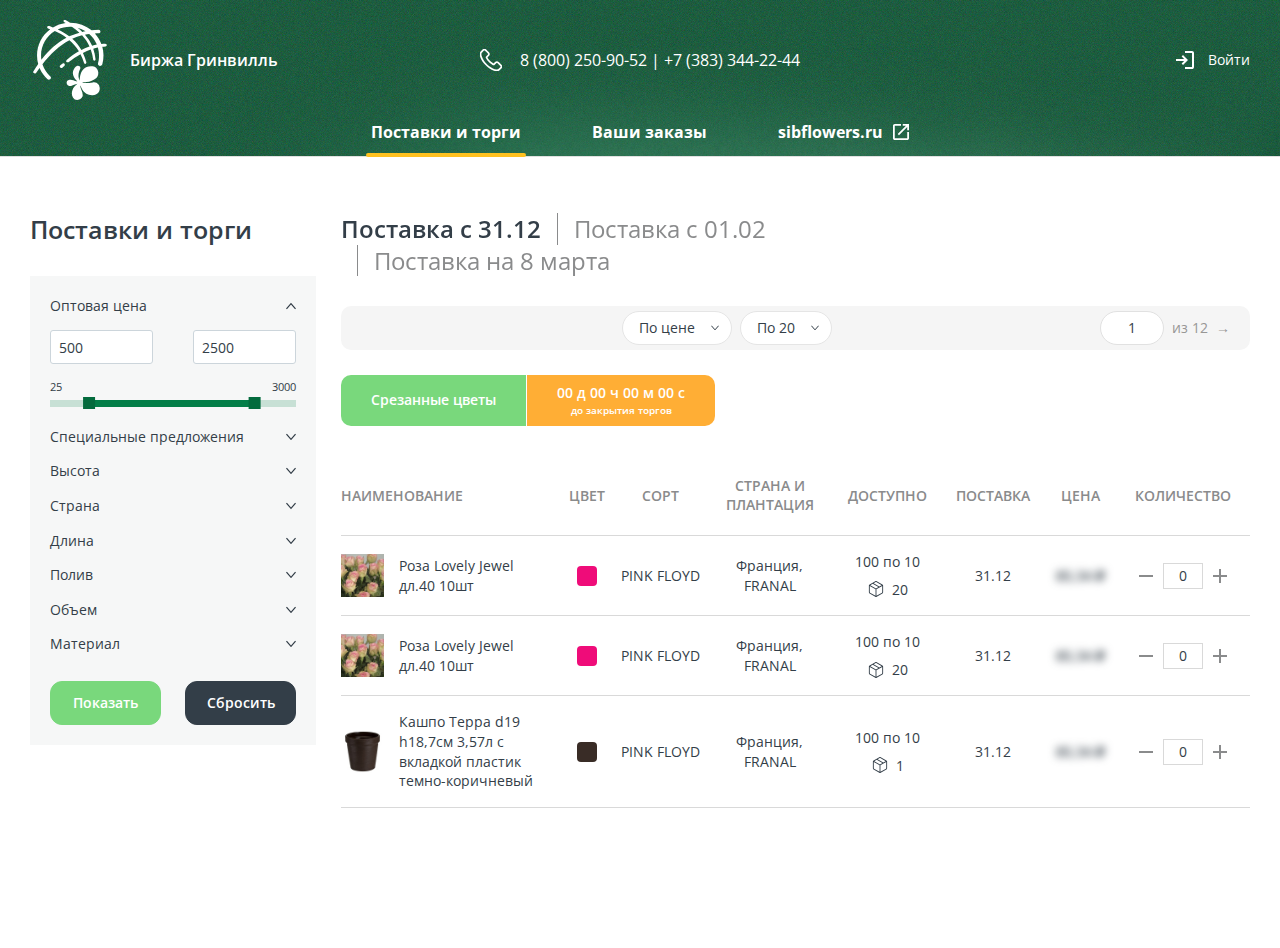
<file: local/templates/main/assets/index_unauthorized.html>
<!DOCTYPE HTML>
<html lang="ru">
<head>
	<title>Биржа Гринвилль</title>
	<meta http-equiv="Content-Type" content="text/html; charset=UTF-8">
	<meta name="author" content="" >
	<meta name="description" content="" >
	<meta name="keywords" content="" >

	<link rel="shortcut icon"  href="/favicon.ico" type="image/x-icon" />
	
	<meta name="viewport" content="width=device-width, maximum-scale=2">

	<link rel="preconnect" href="https://fonts.googleapis.com">
	<link rel="preconnect" href="https://fonts.gstatic.com" crossorigin>
	<link rel="stylesheet" href="https://fonts.googleapis.com/css?family=Open+Sans:300,300i,400,400i,500,500i,600,600i,700,700i,800,800i&family=Roboto:wght@400;500;700&display=swap">

	<link href="css/normalize.css" rel="stylesheet" type="text/css" media="all">
	<link href="css/effects.css" rel="stylesheet" type="text/css" media="all">
	<link href="css/nouislider.css" rel="stylesheet" type="text/css" media="all">
	<link href="css/common.css" rel="stylesheet" type="text/css" media="all">
	<link href="css/responsive.css" rel="stylesheet" type="text/css" media="all">

</head>

<body>
	<svg style="position: absolute; width: 0; height: 0; " width="0" height="0" version="1.1" xmlns="http://www.w3.org/2000/svg" xmlns:xlink="http://www.w3.org/1999/xlink">
		<defs>
			<symbol id="icon-close" viewBox="0 0 13 13">
				<path d="M 1.1213563,0 0,1.1213563 5.3786437,6.5000001 0,11.878644 1.1213563,13 6.5000001,7.6213565 11.878644,13 13,11.878644 7.6213565,6.5000001 13,1.1213563 11.878644,0 6.5000001,5.3786437 Z" />
			</symbol>
			<symbol id="icon-arrow-1" viewBox="0 0 16 16">
				<path d="M 3.4298665,0.75257668 11.710046,7.9977339 3.4298665,15.242891" />
			</symbol>
			<symbol id="icon-logo" viewBox="0 0 70 76">
			    <path d="m 56.530889,71.423272 c 9.68481,-0.29883 8.17115,-13.645904 0.102655,-12.150751 -3.630168,0.59766 -8.171149,1.095042 -10.188021,0 1.814581,-0.100278 2.823017,-0.199554 4.236035,-0.399109 3.227599,-0.29883 6.960422,-1.592423 9.379863,-3.882785 3.126957,-2.9883 2.421455,-10.259497 -3.73081,-11.056712 -1.91623,-0.199554 -3.933102,0 -5.447769,0.597661 -3.832459,1.395877 -6.556846,5.777046 -6.656482,12.848689 -2.320812,-3.885793 -0.606874,-8.465515 0.200278,-10.259498 1.313382,-2.787743 -0.705503,-3.983064 -2.419441,-3.584958 -1.816594,0.398106 -3.530533,3.186853 -4.034751,4.880557 -0.907794,3.186853 0.60486,6.573259 3.428884,9.361002 0.30394,0.497382 0.505224,0.696936 0.505224,0.696936 -3.228605,-1.095042 -5.347126,-1.991531 -7.363998,-1.692702 -3.934108,0.497382 -3.329248,5.577492 -0.202291,5.876322 1.714945,0.198552 3.833466,-0.995765 7.767574,-2.191085 -5.446762,3.684234 -6.456205,9.661837 -4.337684,13.146516 1.91623,3.087577 5.34612,2.988301 7.868216,0.796212 4.135393,-3.584957 -1.916229,-9.660834 -0.705502,-12.250027 1.812568,5.777047 5.849331,9.462284 11.59802,9.263732 z M 27.278194,41.740824 c -0.806145,0.797214 -0.806145,0.696936 -1.613297,1.49415 -1.311369,1.393872 0.705503,3.287131 2.319806,1.79298 0.907793,-0.796211 0.605867,-0.59766 1.412011,-1.194317 1.714946,-1.694707 -0.100642,-3.687242 -2.11852,-2.092813 z M 6.0879541,45.607565 C 5.0825374,46.968344 4.0771206,48.36723 3.0696911,49.808232 2.1618974,51.900043 -0.36019909,50.505168 0.0433766,49.210572 1.5922619,46.660489 3.1753655,44.231743 4.7947003,41.911297 4.06605,39.288011 3.6745514,36.527342 3.6745514,33.673415 3.6745514,23.508179 8.5919349,14.489127 16.206533,8.7993225 15.726469,8.6248379 15.260495,8.4413281 14.770367,8.273863 12.147628,7.3773728 13.458997,5.2865652 15.476876,5.7839468 16.61514,6.1970943 17.71818,6.6202698 18.795053,7.0544759 22.416163,4.8704093 26.519351,3.3913007 30.910375,2.796649 30.603416,2.6311894 30.313566,2.4607158 30.002581,2.2972619 27.581127,1.1019417 29.19543,-0.5907601 31.112666,0.20545152 32.493479,0.96054894 33.808874,1.726677 35.07596,2.5008273 c 0.05837,0 0.114733,-0.00402 0.172099,-0.00402 7.747445,0 14.834677,2.7526459 20.326728,7.3173252 2.076251,-0.2226184 4.205842,-0.3760446 6.403871,-0.4452368 2.418434,0.099276 2.52109,2.8880213 0.606873,3.1878553 -1.348607,0.01505 -2.662996,0.0722 -3.959269,0.15142 2.662996,2.893037 4.776484,6.286463 6.191515,10.017827 1.266081,-0.123343 2.51002,-0.197549 3.715715,-0.20858 1.815587,0.09928 2.016872,2.091811 0.201284,2.590195 -0.999378,0.06117 -2.017878,0.161448 -3.048456,0.286797 0.733683,2.63532 1.134239,5.411029 1.134239,8.277993 0,2.888022 -0.404582,5.677771 -1.111091,8.366239 -1.110085,2.589192 -4.436313,1.692702 -4.13338,-0.796211 0.705503,-2.389639 1.110085,-4.880557 1.009443,-7.570028 0,-2.634317 -0.386467,-5.175376 -1.08895,-7.58206 -1.429121,0.299832 -2.885415,0.667855 -4.378947,1.12312 1.108072,3.179832 1.808542,6.519108 2.137643,10.0449 0.100642,1.892257 -1.91623,1.892257 -2.219164,0.498386 -0.409614,-3.418496 -1.204688,-6.660502 -2.346978,-9.742061 -2.374153,0.846351 -4.843915,1.91532 -7.402243,3.218941 1.314389,2.722563 2.370127,5.621615 3.194387,8.713203 0.401563,1.892255 -1.515673,2.39064 -2.11852,0.89649 -0.89471,-2.967242 -2.022911,-5.761003 -3.380576,-8.381281 -3.613059,2.005571 -7.414319,4.490473 -11.447057,7.585069 -1.714945,0.696936 -3.127963,-0.89649 -1.413018,-2.192089 3.700618,-3.263064 7.513956,-5.938495 11.331319,-8.099498 -2.41441,-3.967019 -5.415563,-7.494818 -8.98434,-10.586405 -9.463397,4.936712 -17.623476,12.597993 -25.6396363,22.837435 1.5035963,4.628857 4.2169133,8.704177 7.7585163,11.88401 1.210727,1.49415 -1.209721,3.685236 -2.924666,2.489917 C 10.412555,53.38416 7.8200083,49.716974 6.0879541,45.60756 Z M 53.533761,25.209906 c -1.755202,-3.822618 -4.11929,-7.366461 -7.084213,-10.629525 -3.262824,0.839331 -6.358581,1.942396 -9.325517,3.297158 3.579848,3.159777 6.448154,6.68156 8.705561,10.600444 2.587514,-1.319665 5.164963,-2.403676 7.704169,-3.268077 z M 53.225795,13.243668 c -1.362697,0.190529 -2.693188,0.428189 -4.003551,0.697938 2.932717,3.300167 5.176034,6.784846 6.803421,10.489135 1.523724,-0.438216 3.02732,-0.797214 4.505756,-1.081002 -1.624367,-3.909861 -4.142438,-7.360445 -7.305626,-10.106071 z M 42.205462,7.4114675 c 1.617322,1.266518 3.115886,2.5601113 4.482609,3.8817825 0.997365,-0.231643 2.01184,-0.441225 3.040404,-0.631755 C 47.427792,9.2305202 44.89865,8.1244479 42.205462,7.4114675 Z M 23.353143,9.0460077 C 27.4986,11.00545 31.129775,13.167456 34.285918,15.556091 37.3384,14.133138 40.543857,12.948848 43.920407,12.008236 41.886426,10.085896 39.620967,8.273863 37.124031,6.568125 36.437651,6.516982 35.745232,6.483891 35.045768,6.483891 30.862067,6.481891 26.900785,7.4034453 23.353143,9.0460077 Z M 7.5080172,33.673415 c 0,1.395878 0.1127193,2.760669 0.3160168,4.097382 C 14.784457,28.702608 22.509761,21.675088 31.607826,16.877762 28.335944,14.449015 24.649416,12.337149 20.563338,10.536147 12.723302,15.323444 7.5080172,23.884224 7.5080172,33.673415 Z" />
			</symbol>
			<symbol id="icon-phone" viewBox="0 0 18 18">
			    <path d="m 3.6054688,-0.25 c -0.5441223,0 -1.0662116,0.22958015 -1.5039063,0.64648438 L 2.0996094,0.3984375 0.69726562,1.796875 C 0.14964815,2.3418559 -0.167866,3.0210464 -0.23242188,3.7871094 v 0.00195 c -0.0745412,0.9364892 0.099755,1.9223158 0.53515626,3.0898437 0.6659002,1.8004722 1.67245782,3.4725299 3.15429692,5.2460939 1.8040103,2.149222 3.9794244,3.843777 6.4589843,5.041016 l 0.00195,0.002 c 0.9403904,0.442952 2.2163584,0.982748 3.6582034,1.076172 h 0.0039 0.0059 c 0.08295,0.0019 0.167966,0.0059 0.261718,0.0059 0.987662,0 1.820094,-0.355231 2.470703,-1.058594 0.0057,-0.0044 0.02084,-0.0106 0.05273,-0.06641 l -0.02539,0.03516 c 0.20454,-0.246013 0.44526,-0.473819 0.705078,-0.724609 0.177109,-0.170064 0.357873,-0.34785 0.533203,-0.529297 0.435186,-0.452112 0.667169,-0.987134 0.666016,-1.525391 -0.0012,-0.538256 -0.236516,-1.068238 -0.677734,-1.507812 l -2.246094,-2.236328 c -0.41978,-0.436306 -0.946327,-0.681641 -1.498047,-0.681641 -0.552068,0 -1.077211,0.246276 -1.507812,0.675781 v -0.002 l -1.210938,1.207032 c -0.07173,-0.03745 -0.14448,-0.07768 -0.212891,-0.111329 h -0.002 c -0.148264,-0.07463 -0.278104,-0.141739 -0.386718,-0.210937 l -0.002,-0.002 C 9.3103044,10.756786 8.2229049,9.7692892 7.1777344,8.4921875 6.6943415,7.8820056 6.3905687,7.3778749 6.1542969,6.8710937 6.4541453,6.5926053 6.743003,6.3089996 7.015625,6.03125 h 0.00195 V 6.0293 C 7.1270134,5.9159532 7.2428671,5.8020547 7.359375,5.6855469 H 7.357425 C 7.7992227,5.2459277 8.0546875,4.7154774 8.0546875,4.1660156 8.0546875,3.6188112 7.8049426,3.0864012 7.359375,2.6464844 L 7.357425,2.6445344 6.2441437,1.5351593 h -0.00195 C 6.1129833,1.4069383 5.9918335,1.2809771 5.8652344,1.1503906 h -0.00195 v -0.00195 C 5.6174307,0.89661491 5.3586389,0.6355564 5.0996094,0.39648438 4.6747742,-0.01954592 4.153871,-0.25 3.6054688,-0.25 Z m 0,0.5 C 4.0170656,0.25 4.4028359,0.41393731 4.75,0.75390625 l 0.00195,0.001953 0.00391,0.003906 c 0.2489609,0.22943462 0.5037518,0.48605125 0.75,0.73828125 0.1274,0.1314136 0.2519695,0.2588436 0.384765,0.3906254 L 7.0058594,3 v 0.00195 c 0.3711309,0.3656865 0.5488281,0.7661158 0.5488281,1.1640625 0,0.3965373 -0.1806298,0.7996356 -0.5488281,1.1660156 C 6.8903675,5.4475232 6.7727677,5.5629845 6.6582031,5.6816406 6.3400847,6.0057357 6.0146335,6.3340949 5.6699219,6.6445312 L 5.5371094,6.765625 5.609375,6.9296875 c 0.2619399,0.6021486 0.635189,1.1902348 1.1796875,1.8769531 l 0.00195,0.00195 c 1.0724939,1.3104884 2.2012836,2.3399824 3.4472655,3.1269534 0.138962,0.08853 0.284567,0.161315 0.433594,0.236328 h 0.002 c 0.117432,0.05774 0.242413,0.121329 0.361328,0.1875 l 0.164063,0.0918 1.472656,-1.466797 c 0.355398,-0.354494 0.750319,-0.529297 1.15625,-0.529297 0.406279,0 0.796452,0.171651 1.138672,0.527344 v 0.002 l 2.251953,2.244141 c 0.363781,0.362425 0.530403,0.759054 0.53125,1.154297 8.46e-4,0.394695 -0.164618,0.800332 -0.525391,1.175781 -0.168669,0.174553 -0.346593,0.347689 -0.521484,0.515625 -0.258181,0.249209 -0.512728,0.491592 -0.742187,0.767578 v 0.002 l -0.0039,0.0039 -0.002,0.002 -0.002,0.002 C 15.38662,17.464485 14.721403,17.75 13.847656,17.75 c -0.07519,0 -0.153559,-0.0037 -0.240234,-0.0059 C 12.27127,17.65752 11.054468,17.14985 10.130859,16.714803 7.7154396,15.548153 5.5992372,13.900755 3.8398438,11.804688 2.3856858,10.064255 1.4155829,8.4466024 0.77148437,6.7050781 0.35288649,5.5826084 0.19816632,4.675634 0.265625,3.828125 0.321017,3.1708066 0.57921229,2.6191857 1.0507812,2.1503906 L 2.4472656,0.75976562 C 2.8095701,0.41467061 3.199592,0.25 3.6054688,0.25 Z m 0.00195,0.4140625 c -0.3095859,0 -0.6109391,0.14367951 -0.8632813,0.3867187 l -0.00195,0.00195 -1.3945313,1.3886719 C 0.95181291,2.836147 0.73126114,3.3163529 0.68164062,3.8632813 v 0.00195 c -0.0637315,0.796644 0.0912111,1.6612281 0.48437498,2.7089843 0.6329656,1.6998351 1.5907913,3.2857928 3.0019531,4.9765624 1.7180602,2.048301 3.7916828,3.662515 6.1523443,4.800781 l 0.002,0.002 c 0.86706,0.411297 2.035653,0.904853 3.318359,0.986328 0.06448,0.004 0.136521,0.0078 0.210938,0.0078 0.716631,0 1.316148,-0.251803 1.787109,-0.757812 l 0.0039,-0.0059 0.0059,-0.0039 c 0.236457,-0.282224 0.501051,-0.537416 0.763671,-0.791015 0.17691,-0.168869 0.34227,-0.331207 0.503907,-0.501954 0.258039,-0.267073 0.413675,-0.568396 0.416015,-0.884765 0.0023,-0.31637 -0.151509,-0.616925 -0.408203,-0.873047 l -2.25,-2.240234 c -0.172259,-0.182879 -0.458417,-0.408204 -0.845703,-0.408204 -0.31526,0 -0.611813,0.153979 -0.861328,0.402344 l -1.400391,1.396485 c -0.0643,0.06327 -0.189175,0.18164 -0.382812,0.18164 -0.07698,0 -0.155495,-0.01839 -0.25,-0.06641 l -0.0039,-0.002 -0.0039,-0.002 c 0.0046,0.0021 -0.01016,-0.0066 -0.01172,-0.0078 l -0.02149,-0.01172 c -0.130295,-0.08093 -0.267322,-0.151227 -0.410156,-0.222656 l -0.002,-0.002 c -0.163694,-0.08384 -0.327336,-0.160983 -0.470703,-0.253906 v -0.002 h -0.002 C 8.7296712,11.482736 7.5676625,10.432713 6.4589844,9.0703125 5.8450521,8.2998667 5.4592553,7.6670715 5.1816406,7.0019531 l -0.00195,-0.00586 -0.00195,-0.00781 C 5.1454852,6.8919636 5.126175,6.8025219 5.1367187,6.7167969 5.1472625,6.6310719 5.1798709,6.5404371 5.3027344,6.4179687 l 0.00586,-0.00781 h 0.00195 c 0.0042,-0.0037 0.00753,-0.00802 0.011719,-0.011719 0.3633775,-0.3209971 0.6900598,-0.6538919 1.0332031,-1 C 6.4729926,5.2809137 6.5881613,5.1628092 6.703125,5.0488281 h 0.00195 c 0.2615302,-0.2604029 0.4257813,-0.5574202 0.4257813,-0.875 0,-0.3182066 -0.1642511,-0.614597 -0.4257813,-0.875 L 5.5878906,2.1875 C 5.4548706,2.0514959 5.3252811,1.92294 5.2011719,1.7949219 l -0.00195,-0.00195 C 4.9459512,1.5367099 4.7087333,1.2917261 4.4511719,1.0546875 l 0.00781,0.00977 C 4.2114615,0.81228193 3.9150242,0.6640625 3.6074219,0.6640625 Z m 0,0.5 c 0.1503972,0 0.317617,0.068172 0.4960937,0.25 l 0.00391,0.00391 0.00391,0.00586 c 0.2444381,0.224961 0.47769,0.4629626 0.7324219,0.7207032 0.1286459,0.1326471 0.2590345,0.2619475 0.3886719,0.3945312 l 0.00195,0.00195 1.1171875,1.1113282 c 0.2024693,0.2015966 0.2792969,0.3756914 0.2792969,0.5214843 0,0.1444198 -0.076828,0.3179347 -0.2792969,0.5195313 C 6.2325264,4.811378 6.1164291,4.9304459 6.0019531,5.0449219 v 0.00195 C 5.6534203,5.3984124 5.3316735,5.725901 4.9804687,6.0351562 l -0.00586,0.00391 -0.00586,0.00586 c 8.225e-4,-8.225e-4 -0.01057,0.010569 -0.017578,0.017578 -7.401e-4,7.377e-4 -0.00122,0.00121 -0.00195,0.00195 C 4.7625303,6.251426 4.664487,6.4622415 4.640625,6.65625 c -0.023768,0.1932476 0.020077,0.3590024 0.0625,0.4863281 3.353e-4,0.00101 -3.352e-4,0.00291 0,0.00391 0.00626,0.018857 0.014399,0.03911 0.013672,0.037109 l 0.00195,0.00586 0.00195,0.00391 c 0.2980778,0.7141447 0.7147284,1.3950115 1.3496094,2.1914062 v 0.00195 c 1.1373196,1.3975967 2.3420658,2.4864537 3.6699219,3.3261727 0.1791165,0.115811 0.3588887,0.201923 0.5136717,0.28125 h 0.002 c 0.148808,0.0744 0.281619,0.143764 0.390625,0.21289 l 0.0098,0.0059 0.01172,0.0059 c -0.0053,-0.0027 0.01182,0.0078 0.03906,0.02148 5.91e-4,3.01e-4 0.0014,-2.99e-4 0.002,0 0.152967,0.07741 0.314213,0.121094 0.47461,0.121094 0.405555,0 0.668433,-0.261244 0.734375,-0.326172 h 0.002 l 1.400391,-1.396484 c 0.184484,-0.183634 0.357073,-0.257813 0.507812,-0.257813 0.180713,0 0.360729,0.124832 0.480469,0.251954 l 0.0039,0.002 2.259766,2.248047 c 0.192305,0.191877 0.260925,0.358744 0.259765,0.515625 -0.0012,0.15688 -0.07643,0.335089 -0.27539,0.541015 l -0.002,0.002 c -0.153773,0.162533 -0.313878,0.319853 -0.488281,0.486328 l -0.002,0.002 c -0.258246,0.249374 -0.534105,0.513303 -0.791015,0.818359 -0.389039,0.41799 -0.814509,0.599609 -1.421875,0.599609 -0.05358,0 -0.116173,-0.0038 -0.179688,-0.0078 -1.173291,-0.07452 -2.285827,-0.536752 -3.134766,-0.939453 v 0.002 C 8.2401953,14.794815 6.2264893,13.225643 4.5527344,11.230469 3.1683466,9.5717781 2.2458034,8.0399876 1.6347656,6.3984375 1.2579303,5.3941958 1.1234191,4.6096045 1.1796875,3.90625 1.2203526,3.4621006 1.3794794,3.1157182 1.7011719,2.7949219 l 1.390625,-1.3847657 0.00195,-0.00195 C 3.2745594,1.2349728 3.453712,1.1640625 3.6074219,1.1640625 Z M 3.648,11.965 c 1.782,2.123 3.928,3.794 6.376,4.976 0.932,0.439 2.179,0.963 3.568,1.053 0.087,0.002 0.169,0.006 0.255,0.006 0.932,0 1.682,-0.32 2.291,-0.98 0.004,-0.004 0.012,-0.012 0.016,-0.019 0.217,-0.261 0.464,-0.496 0.723,-0.746 0.176,-0.169 0.355,-0.344 0.527,-0.522 0.797,-0.828 0.797,-1.88 -0.008,-2.682 l -2.25,-2.241 c -0.381,-0.396 -0.838,-0.605 -1.317,-0.605 -0.479,0 -0.94,0.21 -1.333,0.602 l -1.34,1.334 C 11.032,12.072 10.905,12.007 10.785,11.948 10.636,11.873 10.497,11.803 10.373,11.724 9.152,10.953 8.044,9.945 6.985,8.651 6.449,7.975 6.089,7.407 5.838,6.83 6.19,6.513 6.519,6.181 6.838,5.856 6.95,5.74 7.066,5.625 7.182,5.509 7.587,5.106 7.804,4.639 7.804,4.166 7.804,3.693 7.591,3.226 7.182,2.823 L 6.067,1.712 C 5.936,1.582 5.812,1.455 5.685,1.324 5.438,1.071 5.18,0.81 4.925,0.575 4.539,0.197 4.086,0 3.606,0 3.131,0 2.674,0.197 2.274,0.578 l -1.4,1.395 C 0.364,2.48 0.076,3.096 0.016,3.808 -0.055,4.7 0.11,5.647 0.537,6.792 1.192,8.563 2.18,10.208 3.648,11.965 Z M 0.93,3.886 C 0.975,3.39 1.166,2.976 1.525,2.618 L 2.918,1.231 C 3.135,1.022 3.375,0.914 3.607,0.914 3.836,0.914 4.068,1.022 4.281,1.239 4.532,1.47 4.768,1.712 5.022,1.969 5.149,2.1 5.28,2.23 5.412,2.365 L 6.528,3.476 C 6.76,3.707 6.88,3.942 6.88,4.174 6.88,4.405 6.76,4.64 6.528,4.871 6.411,4.987 6.295,5.106 6.179,5.222 5.831,5.573 5.505,5.905 5.145,6.222 5.138,6.229 5.134,6.232 5.127,6.24 4.816,6.55 4.865,6.844 4.94,7.068 c 0.003,0.011 0.007,0.019 0.011,0.03 0.288,0.69 0.689,1.346 1.314,2.13 1.123,1.38 2.306,2.45 3.609,3.274 0.162,0.105 0.334,0.187 0.494,0.269 0.15,0.075 0.289,0.146 0.412,0.224 0.016,0.008 0.026,0.016 0.041,0.023 0.124,0.063 0.244,0.093 0.363,0.093 0.3,0 0.494,-0.19 0.559,-0.254 l 1.4,-1.396 c 0.217,-0.216 0.452,-0.331 0.685,-0.331 0.284,0 0.517,0.176 0.663,0.331 l 2.257,2.245 c 0.449,0.448 0.446,0.934 -0.011,1.407 -0.158,0.167 -0.322,0.328 -0.498,0.496 -0.262,0.253 -0.535,0.514 -0.783,0.81 -0.43,0.462 -0.943,0.679 -1.605,0.679 -0.064,0 -0.131,-0.004 -0.195,-0.008 C 12.428,17.012 11.287,16.534 10.429,16.127 8.1,15.004 6.056,13.413 4.36,11.391 2.962,9.716 2.023,8.157 1.401,6.486 1.016,5.46 0.87,4.636 0.93,3.886 Z" />
			</symbol>
			<symbol id="icon-login" viewBox="0 0 18 18">
			    <path d="M 9 0 L 9 2 L 16 2 L 16 16 L 9 16 L 9 18 L 16 18 C 16.549999 18 17.02041 17.803809 17.412109 17.412109 C 17.803809 17.02041 18 16.549999 18 16 L 18 2 C 18 1.4500005 17.803809 0.97955723 17.412109 0.58789062 C 17.02041 0.19622402 16.549999 0 16 0 L 9 0 z M 7 4 L 5.625 5.4492188 L 8.1757812 8 L 0 8 L 0 10 L 8.1757812 10 L 5.625 12.550781 L 7 14 L 12 9 L 7 4 z " />
			</symbol>
			<symbol id="icon-logout" viewBox="0 0 18 18">
			    <path d="M 9 0 L 9 2 L 16 2 L 16 16 L 9 16 L 9 18 L 16 18 C 16.549998 18 17.020411 17.803809 17.412109 17.412109 C 17.803809 17.020411 18 16.549998 18 16 L 18 2 C 18 1.450001 17.803809 0.97955684 17.412109 0.58789062 C 17.020411 0.19622442 16.549998 0 16 0 L 9 0 z M 5 4 L 0 9 L 5 14 L 6.375 12.550781 L 3.8242188 10 L 12 10 L 12 8 L 3.8242188 8 L 6.375 5.4492188 L 5 4 z " />
			</symbol>
			<symbol id="icon-link-outer" viewBox="0 0 18 18">
			    <path d="M2 18C1.45 18 0.979167 17.8042 0.5875 17.4125C0.195833 17.0208 0 16.55 0 16V2C0 1.45 0.195833 0.979167 0.5875 0.5875C0.979167 0.195833 1.45 0 2 0H9V2H2V16H16V9H18V16C18 16.55 17.8042 17.0208 17.4125 17.4125C17.0208 17.8042 16.55 18 16 18H2ZM6.7 12.7L5.3 11.3L14.6 2H11V0H18V7H16V3.4L6.7 12.7Z" />
			</symbol>
			<symbol id="icon-box" viewBox="0 0 18 18">
			    <path d="m 9,0.09570306 c -0.2858994,0 -0.5560242,0.07193016 -0.8085938,0.21679688 L 1.8085937,3.9921874 C 1.5560442,4.1370572 1.3577935,4.3333017 1.2148437,4.5820311 1.0718939,4.8307507 1,5.1008955 1,5.3906249 v 7.2187501 c 0,0.2898 0.071894,0.559894 0.2148437,0.808594 0.1429498,0.2487 0.3412005,0.444945 0.59375,0.589843 l 6.3828125,3.677735 c 0.2525696,0.1449 0.5226944,0.21875 0.8085938,0.21875 0.2858994,0 0.5560242,-0.07385 0.8085938,-0.21875 l 6.3828122,-3.677735 c 0.2526,-0.144898 0.45075,-0.341143 0.59375,-0.589843 C 16.928056,13.169269 17,12.899175 17,12.609375 V 5.3906249 C 17,5.1008955 16.92806,4.8307507 16.785156,4.5820311 16.642156,4.3333017 16.444006,4.1370572 16.191406,3.9921874 L 9.8085938,0.31249994 C 9.5560242,0.16763322 9.2858994,0.09570306 9,0.09570306 Z M 9,1.0761718 c 0.1025698,0 0.206024,0.033556 0.3085938,0.097656 l 6.1171872,3.5390625 -2.714843,1.5625 -6.4101568,-3.7265625 2.390625,-1.375 C 8.793976,1.1097282 8.8974302,1.0761718 9,1.0761718 Z M 5.2753906,3.1464843 11.699219,6.8593749 9,8.4277343 2.5742188,4.7128905 Z M 2,5.5234374 8.5,9.2871093 V 16.712891 L 2.3085938,13.123047 C 2.206024,13.058947 2.1274617,12.982278 2.0761719,12.892578 2.0248919,12.802878 2,12.706116 2,12.603516 Z m 14,0 v 7.0800786 c 0,0.1026 -0.02487,0.199362 -0.07617,0.289062 -0.0513,0.0897 -0.129822,0.166369 -0.232422,0.230469 L 9.5,16.712891 V 9.2871093 Z" />
			</symbol>
			<symbol id="icon-info" viewBox="0 0 20 20">
			    <path d="M 10 0 C 8.6166714 -7.4014794e-17 7.3162782 0.2621099 6.0996094 0.78710938 C 4.8829406 1.3121089 3.8257804 2.0257821 2.9257812 2.9257812 C 2.0257822 3.8257803 1.3121088 4.8829406 0.78710938 6.0996094 C 0.2621099 7.3162782 0 8.6166714 0 10 C -7.4014794e-17 11.383299 0.2621099 12.683692 0.78710938 13.900391 C 1.3121089 15.117089 2.0257821 16.17422 2.9257812 17.074219 C 3.8257803 17.974218 4.8829406 18.687891 6.0996094 19.212891 C 7.3162782 19.73789 8.6166714 20 10 20 C 11.383299 20 12.683692 19.73789 13.900391 19.212891 C 15.117089 18.687891 16.17422 17.974218 17.074219 17.074219 C 17.974218 16.17422 18.687891 15.117089 19.212891 13.900391 C 19.73789 12.683692 20 11.383299 20 10 C 20 8.6166714 19.73789 7.3162782 19.212891 6.0996094 C 18.687891 4.8829406 17.974218 3.8257804 17.074219 2.9257812 C 16.17422 2.0257822 15.117089 1.3121088 13.900391 0.78710938 C 12.683692 0.2621099 11.383299 0 10 0 z M 10 2 C 12.233298 2 14.125783 2.7742203 15.675781 4.3242188 C 17.22578 5.8742172 18 7.7666722 18 10 C 18 12.233298 17.22578 14.125783 15.675781 15.675781 C 14.125783 17.22578 12.233298 18 10 18 C 7.7666722 18 5.8742172 17.22578 4.3242188 15.675781 C 2.7742203 14.125783 2 12.233298 2 10 C 2 7.7666722 2.7742203 5.8742172 4.3242188 4.3242188 C 5.8742172 2.7742203 7.7666722 2 10 2 z M 10 5 C 9.7166703 5 9.4787792 5.0954396 9.2871094 5.2871094 C 9.0954396 5.4787792 9 5.7166703 9 6 C 9 6.2833297 9.0954396 6.5212208 9.2871094 6.7128906 C 9.4787792 6.9045604 9.7166703 7 10 7 C 10.2833 7 10.521191 6.9045604 10.712891 6.7128906 C 10.90459 6.5212208 11 6.2833297 11 6 C 11 5.7166703 10.90459 5.4787792 10.712891 5.2871094 C 10.521191 5.0954396 10.2833 5 10 5 z M 9 9 L 9 15 L 11 15 L 11 9 L 9 9 z " />
			</symbol>
			<symbol id="icon-filter" viewBox="0 0 24 24">
			    <path d="M 19.2,0 C 17.645573,0 16.307425,1.0075354 15.808594,2.4 H 2.4 A 1.2,1.2 0 0 0 1.2,3.6 1.2,1.2 0 0 0 2.4,4.8 H 15.808594 C 16.307425,6.1924646 17.645573,7.2 19.2,7.2 21.174007,7.2 22.8,5.5740077 22.8,3.6 22.8,1.6259923 21.174007,0 19.2,0 Z m 0,2.4 c 0.676954,0 1.2,0.5230462 1.2,1.2 0,0.6769538 -0.523046,1.2 -1.2,1.2 C 18.523046,4.8 18,4.2769538 18,3.6 18,2.9230462 18.523046,2.4 19.2,2.4 Z m -7.2,6 c -1.554427,0 -2.892575,1.007535 -3.391406,2.4 H 2.4 A 1.2,1.2 0 0 0 1.2,12 1.2,1.2 0 0 0 2.4,13.2 h 6.208594 c 0.498831,1.392464 1.836979,2.4 3.391406,2.4 1.554427,0 2.892575,-1.007536 3.391406,-2.4 H 21.6 A 1.2,1.2 0 0 0 22.8,12 1.2,1.2 0 0 0 21.6,10.8 H 15.391406 C 14.892575,9.407535 13.554427,8.4 12,8.4 Z m 0,2.4 c 0.676954,0 1.2,0.523046 1.2,1.2 0,0.676954 -0.523046,1.2 -1.2,1.2 -0.676954,0 -1.2,-0.523046 -1.2,-1.2 0,-0.676954 0.523046,-1.2 1.2,-1.2 z m -7.2,6 c -1.9740077,0 -3.6,1.625993 -3.6,3.6 0,1.974007 1.6259923,3.6 3.6,3.6 1.5544278,0 2.892575,-1.007536 3.3914063,-2.4 H 21.6 a 1.2,1.2 0 0 0 1.2,-1.2 1.2,1.2 0 0 0 -1.2,-1.2 H 8.1914063 C 7.692575,17.807536 6.3544278,16.8 4.8,16.8 Z m 0,2.4 c 0.6769538,0 1.2,0.523046 1.2,1.2 0,0.676954 -0.5230462,1.2 -1.2,1.2 -0.6769538,0 -1.2,-0.523046 -1.2,-1.2 0,-0.676954 0.5230462,-1.2 1.2,-1.2 z" />
			</symbol>
			<symbol id="icon-email" viewBox="0 0 44 44">
				<path d="M 6,6 C 2.6933005,6 0,8.6933005 0,12 v 20 c 0,3.306699 2.6933005,6 6,6 h 32 c 3.306699,0 6,-2.693301 6,-6 V 12 C 44,8.6933005 41.306699,6 38,6 Z m 0,2 h 32 c 0.752107,0 1.448308,0.2055596 2.044922,0.5566406 L 25.751953,23.027344 c -1.9488,1.973154 -5.097224,1.993993 -7.070312,0.04492 L 3.9746094,8.5449219 C 4.5668816,8.2009955 5.2561754,8 6,8 Z M 2.5566406,9.9550781 16.105469,23.339844 2.6464844,34.193359 C 2.2389251,33.56573 2,32.815198 2,32 V 12 C 2,11.247893 2.2055596,10.551692 2.5566406,9.9550781 Z M 41.455078,9.9746094 C 41.799004,10.566882 42,11.256175 42,12 v 20 c 0,0.815198 -0.238925,1.56573 -0.646484,2.193359 L 28.095703,23.501953 Z M 17.552734,24.742188 c 2.580834,2.292177 6.465601,2.347725 9.101563,0.167968 L 39.851562,35.552734 C 39.299702,35.836926 38.671613,36 38,36 H 6 C 5.3283869,36 4.7002975,35.836926 4.1484375,35.552734 Z" />
			</symbol>
			<symbol id="icon-moderation" viewBox="0 0 22 22">
				<path d="M7.6 21.5L5.7 18.3L2.1 17.5L2.45 13.8L0 11L2.45 8.2L2.1 4.5L5.7 3.7L7.6 0.5L11 1.95L14.4 0.5L16.3 3.7L19.9 4.5L19.55 8.2L22 11L19.55 13.8L19.9 17.5L16.3 18.3L14.4 21.5L11 20.05L7.6 21.5ZM8.45 18.95L11 17.85L13.6 18.95L15 16.55L17.75 15.9L17.5 13.1L19.35 11L17.5 8.85L17.75 6.05L15 5.45L13.55 3.05L11 4.15L8.4 3.05L7 5.45L4.25 6.05L4.5 8.85L2.65 11L4.5 13.1L4.25 15.95L7 16.55L8.45 18.95ZM11 16C11.2833 16 11.5208 15.9042 11.7125 15.7125C11.9042 15.5208 12 15.2833 12 15C12 14.7167 11.9042 14.4792 11.7125 14.2875C11.5208 14.0958 11.2833 14 11 14C10.7167 14 10.4792 14.0958 10.2875 14.2875C10.0958 14.4792 10 14.7167 10 15C10 15.2833 10.0958 15.5208 10.2875 15.7125C10.4792 15.9042 10.7167 16 11 16ZM10 12H12V6H10V12Z" />
			</symbol>
			<symbol id="icon-confirmation" viewBox="0 0 22 22">
				<path d="M7.6 21.5L5.7 18.3L2.1 17.5L2.45 13.8L0 11L2.45 8.2L2.1 4.5L5.7 3.7L7.6 0.5L11 1.95L14.4 0.5L16.3 3.7L19.9 4.5L19.55 8.2L22 11L19.55 13.8L19.9 17.5L16.3 18.3L14.4 21.5L11 20.05L7.6 21.5ZM8.45 18.95L11 17.85L13.6 18.95L15 16.55L17.75 15.9L17.5 13.1L19.35 11L17.5 8.85L17.75 6.05L15 5.45L13.55 3.05L11 4.15L8.4 3.05L7 5.45L4.25 6.05L4.5 8.85L2.65 11L4.5 13.1L4.25 15.95L7 16.55L8.45 18.95ZM9.95 14.55L15.6 8.9L14.2 7.45L9.95 11.7L7.8 9.6L6.4 11L9.95 14.55Z" />
			</symbol>
			<symbol id="icon-cancellation" viewBox="0 0 22 22">
				<path d="M 7.4,16 11,12.4 14.6,16 16,14.6 12.4,11 16,7.4 14.6,6 11,9.6 7.4,6 6,7.4 9.6,11 6,14.6 Z M 4,20 C 3.45,20 2.979167,19.8042 2.5875,19.4125 2.195833,19.0208 2,18.55 2,18 V 4 C 2,3.45 2.195833,2.979167 2.5875,2.5875 2.979167,2.195833 3.45,2 4,2 h 14 c 0.55,0 1.0208,0.195833 1.4125,0.5875 C 19.8042,2.979167 20,3.45 20,4 v 14 c 0,0.55 -0.1958,1.0208 -0.5875,1.4125 C 19.0208,19.8042 18.55,20 18,20 Z M 4,18 H 18 V 4 H 4 Z" />
			</symbol>
			<symbol id="icon-edit" viewBox="0 0 22 22">
				<path d="M 4,18 H 5.425 L 15.2,8.225 13.775,6.8 4,16.575 Z M 2,20 V 15.75 L 15.2,2.575 C 15.4,2.391667 15.6208,2.25 15.8625,2.15 16.1042,2.05 16.3583,2 16.625,2 16.8917,2 17.15,2.05 17.4,2.15 17.65,2.25 17.8667,2.4 18.05,2.6 L 19.425,4 c 0.2,0.18333 0.3458,0.4 0.4375,0.65 C 19.9542,4.9 20,5.15 20,5.4 20,5.66667 19.9542,5.92083 19.8625,6.1625 19.7708,6.40417 19.625,6.625 19.425,6.825 L 6.25,20 Z M 14.475,7.525 13.775,6.8 15.2,8.225 Z" />
			</symbol>
	
			<symbol id="icon-social-telegram" viewBox="0 0 24 24">
			    <path d="M 21.786808,5.2482784 18.816085,19.258056 c -0.224103,0.988767 -0.808565,1.234843 -1.639147,0.769041 l -4.526357,-3.335459 -2.184086,2.100572 c -0.241699,0.241699 -0.443829,0.443873 -0.909631,0.443873 l 0.325169,-4.609852 8.389141,-7.5805486 c 0.364737,-0.325212 -0.07909,-0.50537 -0.566911,-0.180159 L 7.333193,13.395782 2.86836,11.998333 C 1.897145,11.695094 1.879593,11.027117 3.070491,10.561316 L 20.534318,3.8333044 c 0.808565,-0.303239 1.516109,0.180158 1.252438,1.415 z" />
			</symbol>
			<symbol id="icon-social-youtube" viewBox="0 0 24 24">
			    <path d="M 23.498493,6.2028664 C 24,8.0866744 24,12.017037 24,12.017037 c 0,0 0,3.930394 -0.501507,5.814215 -0.276031,1.039278 -1.089274,1.823726 -2.121859,2.101473 C 19.504972,20.437493 12,20.437493 12,20.437493 c 0,0 -7.504963,0 -9.376634,-0.504768 C 1.590781,19.654978 0.77754,18.87053 0.501507,17.831252 0,15.947444 0,12.017037 0,12.017037 c 0,0 0,-3.9303496 0.501507,-5.8141706 0.27603,-1.039322 1.089274,-1.857802 2.121859,-2.135592 C 4.495028,3.5625064 12,3.5625064 12,3.5625064 c 0,0 7.505007,0 9.376634,0.504768 1.032585,0.277747 1.845826,1.09627 2.121859,2.135592 z M 9.545449,15.58552 15.818144,12.017116 9.545449,8.4485414 v 7.1369656 z" />
			</symbol>
			<symbol id="icon-social-vk" viewBox="0 0 24 24">
			    <path d="m 23.296629,5.9223854 c -0.325212,1.507313 -3.484847,5.9545756 -3.489268,5.9589706 -0.272426,0.439452 -0.382289,0.659178 0,1.151374 0.149431,0.210928 3.476093,3.366185 3.968288,4.899891 0.215306,0.729472 -0.158229,1.09863 -0.8965,1.09863 h -2.58839 c -0.984347,0 -1.274411,-0.786637 -3.03222,-2.544445 -1.538082,-1.480919 -2.19726,-1.674295 -2.579548,-1.674295 -0.826206,0 -0.676774,0.276846 -0.676774,3.212377 0,0.637205 -0.202131,1.006363 -1.850076,1.006363 -2.742199,0 -5.756823,-1.665541 -7.896955,-4.737294 C 1.042765,9.7939674 0.163861,6.3882134 0.163861,5.7026684 c 0,-0.386709 0.149431,-0.733893 0.887701,-0.733893 h 2.588391 c 0.663555,0 0.914052,0.290021 1.168925,1.006362 1.265614,3.691398 3.401377,6.9169316 4.280281,6.9169316 0.329589,0 0.478977,-0.153808 0.478977,-0.988767 V 8.0888674 c -0.09664,-1.757809 -1.028292,-1.902819 -1.028292,-2.52685 0,-0.285644 0.246076,-0.59326 0.659178,-0.59326 h 4.06931 c 0.544938,0 0.729517,0.294441 0.729517,0.953619 v 5.1284066 c 0,0.549315 0.250453,0.742647 0.413059,0.742647 0.329589,0 0.606435,-0.193332 1.208493,-0.79539 1.863294,-2.0830206 3.181651,-5.2953976 3.181651,-5.2953976 0.162606,-0.386709 0.465801,-0.733894 1.12498,-0.733894 h 2.58839 c 0.782216,0 0.944822,0.404305 0.782216,0.95362 z" />
			</symbol>
			<symbol id="icon-social-ok" viewBox="0 0 24 24">
			    <path d="m 17.056174,15.424227 c -1.204072,0.764664 -2.860816,1.067859 -3.955069,1.182143 l 0.918472,0.905254 3.353012,3.353011 c 1.226088,1.256859 -0.769042,3.221175 -2.008305,2.008305 -0.839337,-0.852555 -2.069803,-2.083021 -3.353012,-3.366186 l -3.35301,3.361809 C 7.418998,24.077056 5.423912,22.095101 6.663131,20.860258 7.515686,20.007703 8.732977,18.777237 10.016186,17.507247 L 10.92144,16.601949 C 9.840405,16.487709 8.157268,16.202065 6.940021,15.41985 5.507381,14.497 4.878974,13.956439 5.432666,12.827082 5.757877,12.185455 6.649956,11.644938 7.8321,12.576585 c 0,0 1.595203,1.269991 4.170375,1.269991 2.575215,0 4.170418,-1.269991 4.170418,-1.269991 1.182144,-0.92727 2.069802,-0.391129 2.399391,0.250497 0.544938,1.129357 -0.08347,1.669918 -1.51611,2.597145 z M 6.298377,6.4462204 c 0,-3.15088 2.561997,-5.69969402 5.699694,-5.69969402 3.137698,0 5.699695,2.54882302 5.699695,5.69969402 0,3.137661 -2.561997,5.6864656 -5.699695,5.6864656 -3.137697,0 -5.699694,-2.5488216 -5.699694,-5.6864656 z m 2.900384,0 c 0,1.542459 1.25686,2.799318 2.799319,2.799318 1.542459,0 2.799319,-1.256859 2.799319,-2.799318 0,-1.555678 -1.25686,-2.812493 -2.799319,-2.812493 -1.542459,0 -2.799319,1.256815 -2.799319,2.812493 z" />
			</symbol>
			<symbol id="icon-social-dzen" viewBox="0 0 24 24">
			    <path d="M 14.470373,9.741385 C 16.130559,11.400723 18.609826,11.714974 23,11.774266 22.881417,5.9441342 18.237978,1.2371694 12.435798,1.0101643 c 0.05252,4.5155353 0.350673,7.0464714 2.034575,8.7312207 z m -4.728141,0 C 11.427828,8.0557887 11.724291,5.5223116 11.777654,1 5.8746776,1.1177376 1.1185847,5.8729834 1,11.77596 5.5231586,11.72344 8.0557887,11.426134 9.741385,9.740538 Z m 4.728141,4.72814 c -1.657645,1.658492 -1.972741,4.136066 -2.03288,8.519462 5.731028,-0.226157 10.326183,-4.821313 10.552343,-10.551494 -4.383398,0.05929 -6.860971,0.374388 -8.519463,2.03288 z m -4.728141,0 C 8.0566357,12.785623 5.5265468,12.487468 1.0110114,12.434952 1.2380164,18.23713 5.9449815,22.881417 11.774266,23 11.71497,18.608978 11.401571,16.129711 9.741385,14.470373 Z" />
			</symbol>
	
		</defs>
	</svg>

	<div class="page">
		<header class="header">
			<div class="cnt header__cnt">
				<div class="header__grid header__grid_1">
					<div class="header__grid-item header__grid-item_1">
						<a href="#" class="logo-main">
							<svg class="icon logo-main__canvas"><use xlink:href="#icon-logo"></use></svg>
							<div class="logo-main__text">
								Биржа Гринвилль
							</div>
						</a>
					</div>
					<div class="header__grid-item header__grid-item_2">
						<div class="contacts-header js-contacts-header">
							<svg class="icon contacts-header__icon"><use xlink:href="#icon-phone"></use></svg>
							<div class="contacts-header__value">
								<a href="tel:88002509052" class="contacts-header__value-item">
									8 (800) 250-90-52
								</a>
								<span class="contacts-header__value-separator">
									|
								</span>
								<a href="tel:+73833442244" class="contacts-header__value-item">
									+7 (383) 344-22-44
								</a>
							</div>
						</div>
					</div>
					<div class="header__grid-item header__grid-item_3">
						<div class="user-header">
							<a href="#auth-popup" class="user-header__link user-header__link_login js-link-popup-open">
								<span class="user-header__link-icon">
									<svg class="icon contacts-header__icon-canvas"><use xlink:href="#icon-login"></use></svg>
								</span>
								<span class="user-header__link-text">
									Войти
								</span>
							</a>
						</div>
					</div>
				</div>
				<nav class="menu-main js-menu-main">
					<button type="button" class="menu-main__button-toggle">
						<span class="menu-main__button-toggle-icon"></span>
					</button>
					<div class="menu-main__inner">
						<div class="menu-main__data">
							<div class="menu-main__list">
								<div class="menu-main__item active">
									<a href="#" class="menu-main__link">
										<span class="menu-main__link-text">
											Поставки и торги
										</span>
									</a>
								</div>
								<div class="menu-main__item">
									<a href="#" class="menu-main__link">
										<span class="menu-main__link-text">
											Ваши заказы
										</span>
									</a>
								</div>
								<div class="menu-main__item">
									<a href="https://sibflowers.ru/" class="menu-main__link" target="_blank">
										<span class="menu-main__link-text">
											sibflowers.ru
										</span>
										<span class="menu-main__link-icon">
											<svg class="icon menu-main__link-icon-canvas"><use xlink:href="#icon-link-outer"></use></svg>
										</span>
									</a>
								</div>
							</div>
						</div>
					</div>
				</nav>
			</div>
		</header>

		<main class="content">
			<div class="catalog js-catalog">
				<div class="cnt catalog__cnt">
					<div class="catalog__grid catalog__grid_1">
						<div class="catalog__grid-item catalog__grid-item_1">
							<div class="catalog__head">
								<h1 class="title catalog__title">
									Поставки и торги
								</h1>
							</div>
							<div class="filter catalog__filter">
								<button type="button" class="filter__button-toggle">
									<span class="filter__button-toggle-icon">
										<svg class="icon filter__button-toggle-icon-canvas"><use xlink:href="#icon-filter"></use></svg>
										<svg class="icon filter__button-toggle-icon-canvas"><use xlink:href="#icon-close"></use></svg>
									</span>
									Фильтр
								</button>
								<div class="filter__data">
									<div class="filter__item expanded">
										<div class="filter__item-title">
											Оптовая цена
											<svg class="icon filter__item-title-arrow"><use xlink:href="#icon-arrow-1"></use></svg>
										</div>
										<div class="filter__item-data">
											<div class="filter__slider" data-min="25" data-max="3000" data-start-from="500" data-start-to="2500">
												<div class="filter__slider-inputs">
													<input type="text" class="filter__slider-input filter__slider-input_min" placeholder="От" />
													<input type="text" class="filter__slider-input filter__slider-input_max" placeholder="До" />
												</div>
												<div class="filter__slider-captions">
													<div class="filter__slider-caption filter__slider-caption_min"></div>
													<div class="filter__slider-caption filter__slider-caption_max"></div>
												</div>
												<div class="filter__slider-scale"></div>
											</div>
										</div>
									</div>
									<div class="filter__item">
										<div class="filter__item-title">
											Специальные предложения
											<svg class="icon filter__item-title-arrow"><use xlink:href="#icon-arrow-1"></use></svg>
										</div>
										<div class="filter__item-data">
											<div class="filter__input-buttons">
												<div class="filter__input-buttons-item">
													<label class="label-button">
														<input type="checkbox" />
														<span class="label-button__text">
															Акции
														</span>
													</label>
												</div>
												<div class="filter__input-buttons-item">
													<label class="label-button">
														<input type="checkbox" />
														<span class="label-button__text">
															К празднику
														</span>
													</label>
												</div>
												<div class="filter__input-buttons-item">
													<label class="label-button">
														<input type="checkbox" />
														<span class="label-button__text">
															Новинки
														</span>
													</label>
												</div>
											</div>
										</div>
									</div>
									<div class="filter__item">
										<div class="filter__item-title">
											Высота
											<svg class="icon filter__item-title-arrow"><use xlink:href="#icon-arrow-1"></use></svg>
										</div>
										<div class="filter__item-data">
											<div class="filter__slider" data-min="5" data-max="200" data-start-from="5" data-start-to="200">
												<div class="filter__slider-inputs">
													<input type="text" class="filter__slider-input filter__slider-input_min" placeholder="От" />
													<input type="text" class="filter__slider-input filter__slider-input_max" placeholder="До" />
												</div>
												<div class="filter__slider-captions">
													<div class="filter__slider-caption filter__slider-caption_min"></div>
													<div class="filter__slider-caption filter__slider-caption_max"></div>
												</div>
												<div class="filter__slider-scale"></div>
											</div>
										</div>
									</div>
									<div class="filter__item">
										<div class="filter__item-title">
											Страна
											<svg class="icon filter__item-title-arrow"><use xlink:href="#icon-arrow-1"></use></svg>
										</div>
										<div class="filter__item-data">
											<div class="filter__input-buttons">
												<div class="filter__input-buttons-item">
													<label class="label-button">
														<input type="checkbox" />
														<span class="label-button__text">
															Дания
														</span>
													</label>
												</div>
												<div class="filter__input-buttons-item">
													<label class="label-button">
														<input type="checkbox" />
														<span class="label-button__text">
															Израиль
														</span>
													</label>
												</div>
												<div class="filter__input-buttons-item">
													<label class="label-button">
														<input type="checkbox" />
														<span class="label-button__text">
															Италия
														</span>
													</label>
												</div>
												<div class="filter__input-buttons-item">
													<label class="label-button">
														<input type="checkbox" />
														<span class="label-button__text">
															Россия
														</span>
													</label>
												</div>
											</div>
										</div>
									</div>
									<div class="filter__item">
										<div class="filter__item-title">
											Длина
											<svg class="icon filter__item-title-arrow"><use xlink:href="#icon-arrow-1"></use></svg>
										</div>
										<div class="filter__item-data">
											<div class="filter__slider" data-min="0" data-max="1000" data-start-from="0" data-start-to="1000">
												<div class="filter__slider-inputs">
													<input type="text" class="filter__slider-input filter__slider-input_min" placeholder="От" />
													<input type="text" class="filter__slider-input filter__slider-input_max" placeholder="До" />
												</div>
												<div class="filter__slider-captions">
													<div class="filter__slider-caption filter__slider-caption_min"></div>
													<div class="filter__slider-caption filter__slider-caption_max"></div>
												</div>
												<div class="filter__slider-scale"></div>
											</div>
										</div>
									</div>
									<div class="filter__item">
										<div class="filter__item-title">
											Полив
											<svg class="icon filter__item-title-arrow"><use xlink:href="#icon-arrow-1"></use></svg>
										</div>
										<div class="filter__item-data">
											<div class="filter__input-buttons">
												<div class="filter__input-buttons-item">
													<label class="label-button">
														<input type="checkbox" />
														<span class="label-button__text">
															Обильный
														</span>
													</label>
												</div>
												<div class="filter__input-buttons-item">
													<label class="label-button">
														<input type="checkbox" />
														<span class="label-button__text">
															Слабый
														</span>
													</label>
												</div>
												<div class="filter__input-buttons-item">
													<label class="label-button">
														<input type="checkbox" />
														<span class="label-button__text">
															Умеренный
														</span>
													</label>
												</div>
											</div>
										</div>
									</div>
									<div class="filter__item">
										<div class="filter__item-title">
											Объем
											<svg class="icon filter__item-title-arrow"><use xlink:href="#icon-arrow-1"></use></svg>
										</div>
										<div class="filter__item-data">
											<div class="filter__slider" data-min="0" data-max="145" data-start-from="0" data-start-to="145">
												<div class="filter__slider-inputs">
													<input type="text" class="filter__slider-input filter__slider-input_min" placeholder="От" />
													<input type="text" class="filter__slider-input filter__slider-input_max" placeholder="До" />
												</div>
												<div class="filter__slider-captions">
													<div class="filter__slider-caption filter__slider-caption_min"></div>
													<div class="filter__slider-caption filter__slider-caption_max"></div>
												</div>
												<div class="filter__slider-scale"></div>
											</div>
										</div>
									</div>
									<div class="filter__item">
										<div class="filter__item-title">
											Материал
											<svg class="icon filter__item-title-arrow"><use xlink:href="#icon-arrow-1"></use></svg>
										</div>
										<div class="filter__item-data">
											<div class="filter__input-buttons">
												<div class="filter__input-buttons-item">
													<label class="label-button">
														<input type="checkbox" />
														<span class="label-button__text">
															Керамика
														</span>
													</label>
												</div>
												<div class="filter__input-buttons-item">
													<label class="label-button">
														<input type="checkbox" />
														<span class="label-button__text">
															Пластик
														</span>
													</label>
												</div>
												<div class="filter__input-buttons-item">
													<label class="label-button">
														<input type="checkbox" />
														<span class="label-button__text">
															Бетон
														</span>
													</label>
												</div>
												<div class="filter__input-buttons-item">
													<label class="label-button">
														<input type="checkbox" />
														<span class="label-button__text">
															Гипс
														</span>
													</label>
												</div>
											</div>
										</div>
									</div>
									<div class="filter__buttons">
										<div class="filter__buttons-item filter__buttons-item_show">
											<a href="#" class="button-a filter__button">
												Показать
											</a>
										</div>
										<div class="filter__buttons-item filter__buttons-item_reset">
											<a href="#" class="button-a button-a_bg-1 filter__button">
												Сбросить
											</a>
										</div>
									</div>
								</div>
							</div>
						</div>
						<div class="catalog__grid-item catalog__grid-item_2">
							<div class="menu-a catalog__menu catalog__menu_dates">
								<div class="menu-a__list owl-carousel">
									<div class="menu-a__item active">
										<a href="#" class="menu-a__link">
											Поставка с 31.12
										</a>
									</div>
									<div class="menu-a__item">
										<a href="#" class="menu-a__link">
											Поставка с 01.02
										</a>
									</div>
									<div class="menu-a__item">
										<a href="#" class="menu-a__link">
											Поставка на 8 марта  
										</a>
									</div>
								</div>
							</div>

							<div class="bar-a catalog__bar">
								<div class="bar-a__grid bar-a__grid_1">
									<div class="bar-a__grid-item bar-a__grid-item_1">
										<div class="bar-a__item bar-a__item_sort">
											<select class="bar-a__select">
												<option value="1">По цене</option>
												<option value="2">По дате</option>
											</select>
										</div>
										<div class="bar-a__item bar-a__item_per-page">
											<select class="bar-a__select">
												<option value="20">По 20</option>
												<option value="30">По 40</option>
												<option value="40">По 60</option>
												<option value="50">По 80</option>
												<option value="50">По 100</option>
											</select>
										</div>
									</div>
									<div class="bar-a__grid-item bar-a__grid-item_2">
										<div class="pages-nav-a catalog__pages-nav">
											<input type="text" class="pages-nav-a__input" value="1" />
											<div class="pages-nav-a__amount">
												из
												<span class="pages-nav-a__amount-value">
													12
												</span>
											</div>
											<a href="#" class="pages-nav-a__button-next">
												→
											</a>
										</div>
									</div>
								</div>
							</div>

							<div class="menu-b catalog__menu catalog__menu_categories">
								<div class="menu-b__list">
									<a href="#" class="item-mini-a menu-b__item">
										<div class="item-mini-a__cell item-mini-a__cell_title">
											<div class="item-mini-a__title">
												Срезанные цветы
											</div>
										</div>
										<div class="timer item-mini-a__cell item-mini-a__cell_timer" data-date-target="2024-02-15T00:00:00">
											<div class="timer__inner">
												<div class="timer__value">
													00 д 00 ч 00 м 00 с
												</div>
												<div class="timer__caption">
													до закрытия торгов
												</div>
											</div>
										</div>
									</a>
								</div>
							</div>

							<div class="catalog__products">
								<div class="catalog__products-table">
									<!-- Head -->
									<div class="catalog__products-head">
										<div class="catalog__products-head-cell catalog__products-head-cell_1-1">
											<div class="catalog__products-head-caption">
												НАИМЕНОВАНИЕ
											</div>
										</div>
										<div class="catalog__products-head-cell catalog__products-head-cell_1-2">
											<div class="catalog__products-head-caption">
												ЦВЕТ
											</div>
										</div>
										<div class="catalog__products-head-cell catalog__products-head-cell_1-3">
											<div class="catalog__products-head-caption">
												СОРТ
											</div>
										</div>
										<div class="catalog__products-head-cell catalog__products-head-cell_1-4">
											<div class="catalog__products-head-caption">
												СТРАНА И ПЛАНТАЦИЯ
											</div>
										</div>
										<div class="catalog__products-head-cell catalog__products-head-cell_1-5">
											<div class="catalog__products-head-caption">
												ДОСТУПНО
											</div>
										</div>
										<div class="catalog__products-head-cell catalog__products-head-cell_1-6">
											<div class="catalog__products-head-caption">
												ПОСТАВКА
											</div>
										</div>
										<div class="catalog__products-head-cell catalog__products-head-cell_1-7">
											<div class="catalog__products-head-caption">
												ЦЕНА
											</div>
										</div>
										<div class="catalog__products-head-cell catalog__products-head-cell_1-8">
											<div class="catalog__products-head-caption">
												КОЛИЧЕСТВО
											</div>
										</div>
									</div>

									<!-- Items -->
									<div class="product-mini-a catalog__products-item">
										<div class="product-mini-a__cell product-mini-a__cell_title product-mini-a__cell_1-1">
											<div class="product-mini-a__cell-inner">
												<div class="product-mini-a__picture">
													<div class="product-mini-a__picture-inner">
														<img src="upload/images/1-1.jpg" alt="" class="product-mini-a__picture-img" />
													</div>
												</div>
												<div class="product-mini-a__title">
													<a href="#" class="product-mini-a__title-link">
														Роза Lovely Jewel
														дл.40 10шт
													</a>
												</div>
											</div>
										</div>
										<div class="product-mini-a__cell product-mini-a__cell_1-2 product-mini-a__cell_color">
											<div class="product-mini-a__cell-inner">
												<div class="product-mini-a__caption">
													Цвет
												</div>
												<div class="product-mini-a__color" style="background: #EF0C79;"></div>
											</div>
										</div>
										<div class="product-mini-a__cell product-mini-a__cell_1-3">
											<div class="product-mini-a__cell-inner">
												<div class="product-mini-a__caption">
													Сорт
												</div>
												<div class="product-mini-a__detail">
													PINK FLOYD
												</div>
											</div>
										</div>
										<div class="product-mini-a__cell product-mini-a__cell_1-4">
											<div class="product-mini-a__cell-inner">
												<div class="product-mini-a__caption">
													Страна и плантация
												</div>
												<div class="product-mini-a__detail">
													Франция, FRANAL
												</div>
											</div>
										</div>
										<div class="product-mini-a__cell product-mini-a__cell_1-5">
											<div class="product-mini-a__cell-inner">
												<div class="product-mini-a__caption">
													Доступно
												</div>
												<div class="product-mini-a__details">
													<div class="product-mini-a__detail">
														100 по 10
													</div>
													<div class="product-mini-a__detail product-mini-a__detail_icon">
														<div class="product-mini-a__detail-icon">
															<svg class="icon product-mini-a__detail-icon-canvas"><use xlink:href="#icon-box"></use></svg>
														</div>
														<div class="product-mini-a__detail-text">
															20
														</div>
													</div>
												</div>
											</div>
										</div>
										<div class="product-mini-a__cell product-mini-a__cell_1-6">
											<div class="product-mini-a__cell-inner">
												<div class="product-mini-a__caption">
													Поставка
												</div>
												<div class="product-mini-a__detail product-mini-a__detail_date">
													31.12
												</div>
											</div>
										</div>
										<div class="product-mini-a__cell product-mini-a__cell_1-7">
											<div class="product-mini-a__cell-inner">
												<div class="product-mini-a__price product-mini-a__price_blurry button-tooltip">
													85,34 ₽
													<div class="tooltip-mini tooltip-mini_text-center button-tooltip__content product-mini-a__price-tooltip">
														Авторизуйтесь, чтобы увидеть цены.
														<a href="#auth-popup" class="js-link-popup-open">Подробнее</a>
													</div>
												</div>
											</div>
										</div>
										<div class="product-mini-a__cell product-mini-a__cell_1-8">
											<div class="product-mini-a__cell-inner">
												<div class="amount-mini product-mini-a__amount" data-step="1" data-min="0" data-max="1000">
													<button type="button" class="amount-mini__button amount-mini__button_decrement"></button>
													<input type="text" value="0" class="amount-mini__input" />
													<button type="button" class="amount-mini__button amount-mini__button_increment"></button>
													<!-- Ссылка поверх счетчика для неавторизованного пользователя -->
													<a href="#auth-popup" class="amount-mini__link-overlay js-link-popup-open"></a>
												</div>
											</div>
										</div>
									</div>

									<div class="product-mini-a catalog__products-item">
										<div class="product-mini-a__cell product-mini-a__cell_title product-mini-a__cell_1-1">
											<div class="product-mini-a__cell-inner">
												<div class="product-mini-a__picture">
													<div class="product-mini-a__picture-inner">
														<img src="upload/images/1-1.jpg" alt="" class="product-mini-a__picture-img" />
													</div>
												</div>
												<div class="product-mini-a__title">
													<a href="#" class="product-mini-a__title-link">
														Роза Lovely Jewel
														дл.40 10шт
													</a>
												</div>
											</div>
										</div>
										<div class="product-mini-a__cell product-mini-a__cell_1-2 product-mini-a__cell_color">
											<div class="product-mini-a__cell-inner">
												<div class="product-mini-a__caption">
													Цвет
												</div>
												<div class="product-mini-a__color" style="background: #EF0C79;"></div>
											</div>
										</div>
										<div class="product-mini-a__cell product-mini-a__cell_1-3">
											<div class="product-mini-a__cell-inner">
												<div class="product-mini-a__caption">
													Сорт
												</div>
												<div class="product-mini-a__detail">
													PINK FLOYD
												</div>
											</div>
										</div>
										<div class="product-mini-a__cell product-mini-a__cell_1-4">
											<div class="product-mini-a__cell-inner">
												<div class="product-mini-a__caption">
													Страна и плантация
												</div>
												<div class="product-mini-a__detail">
													Франция, FRANAL
												</div>
											</div>
										</div>
										<div class="product-mini-a__cell product-mini-a__cell_1-5">
											<div class="product-mini-a__cell-inner">
												<div class="product-mini-a__caption">
													Доступно
												</div>
												<div class="product-mini-a__details">
													<div class="product-mini-a__detail">
														100 по 10
													</div>
													<div class="product-mini-a__detail product-mini-a__detail_icon">
														<div class="product-mini-a__detail-icon">
															<svg class="icon product-mini-a__detail-icon-canvas"><use xlink:href="#icon-box"></use></svg>
														</div>
														<div class="product-mini-a__detail-text">
															20
														</div>
													</div>
												</div>
											</div>
										</div>
										<div class="product-mini-a__cell product-mini-a__cell_1-6">
											<div class="product-mini-a__cell-inner">
												<div class="product-mini-a__caption">
													Поставка
												</div>
												<div class="product-mini-a__detail product-mini-a__detail_date">
													31.12
												</div>
											</div>
										</div>
										<div class="product-mini-a__cell product-mini-a__cell_1-7">
											<div class="product-mini-a__cell-inner">
												<div class="product-mini-a__price product-mini-a__price_blurry button-tooltip">
													85,34 ₽
													<div class="tooltip-mini tooltip-mini_text-center button-tooltip__content product-mini-a__price-tooltip">
														Авторизуйтесь, чтобы увидеть цены.
														<a href="#auth-popup" class="js-link-popup-open">Подробнее</a>
													</div>
												</div>
											</div>
										</div>
										<div class="product-mini-a__cell product-mini-a__cell_1-8">
											<div class="product-mini-a__cell-inner">
												<div class="amount-mini product-mini-a__amount" data-step="1" data-min="0" data-max="1000">
													<button type="button" class="amount-mini__button amount-mini__button_decrement"></button>
													<input type="text" value="0" class="amount-mini__input" />
													<button type="button" class="amount-mini__button amount-mini__button_increment"></button>
													<a href="#auth-popup" class="amount-mini__link-overlay js-link-popup-open"></a>
												</div>
											</div>
										</div>
									</div>

									<div class="product-mini-a catalog__products-item">
										<div class="product-mini-a__cell product-mini-a__cell_title product-mini-a__cell_1-1">
											<div class="product-mini-a__cell-inner">
												<div class="product-mini-a__picture">
													<div class="product-mini-a__picture-inner">
														<img src="upload/images/1-2.jpg" alt="" class="product-mini-a__picture-img" />
													</div>
												</div>
												<div class="product-mini-a__title">
													<a href="#" class="product-mini-a__title-link">
														Кашпо Терра d19 h18,7см 3,57л с вкладкой пластик темно-коричневый
													</a>
												</div>
											</div>
										</div>
										<div class="product-mini-a__cell product-mini-a__cell_1-2 product-mini-a__cell_color">
											<div class="product-mini-a__cell-inner">
												<div class="product-mini-a__caption">
													Цвет
												</div>
												<div class="product-mini-a__color" style="background: #392C26;"></div>
											</div>
										</div>
										<div class="product-mini-a__cell product-mini-a__cell_1-3">
											<div class="product-mini-a__cell-inner">
												<div class="product-mini-a__caption">
													Сорт
												</div>
												<div class="product-mini-a__detail">
													PINK FLOYD
												</div>
											</div>
										</div>
										<div class="product-mini-a__cell product-mini-a__cell_1-4">
											<div class="product-mini-a__cell-inner">
												<div class="product-mini-a__caption">
													Страна и плантация
												</div>
												<div class="product-mini-a__detail">
													Франция, FRANAL
												</div>
											</div>
										</div>
										<div class="product-mini-a__cell product-mini-a__cell_1-5">
											<div class="product-mini-a__cell-inner">
												<div class="product-mini-a__caption">
													Доступно
												</div>
												<div class="product-mini-a__details">
													<div class="product-mini-a__detail">
														100 по 10
													</div>
													<div class="product-mini-a__detail product-mini-a__detail_icon">
														<div class="product-mini-a__detail-icon">
															<svg class="icon product-mini-a__detail-icon-canvas"><use xlink:href="#icon-box"></use></svg>
														</div>
														<div class="product-mini-a__detail-text">
															1
														</div>
													</div>
												</div>
											</div>
										</div>
										<div class="product-mini-a__cell product-mini-a__cell_1-6">
											<div class="product-mini-a__cell-inner">
												<div class="product-mini-a__caption">
													Поставка
												</div>
												<div class="product-mini-a__detail product-mini-a__detail_date">
													31.12
												</div>
											</div>
										</div>
										<div class="product-mini-a__cell product-mini-a__cell_1-7">
											<div class="product-mini-a__cell-inner">
												<div class="product-mini-a__price product-mini-a__price_blurry button-tooltip">
													85,34 ₽
													<div class="tooltip-mini tooltip-mini_text-center button-tooltip__content product-mini-a__price-tooltip">
														Авторизуйтесь, чтобы увидеть цены.
														<a href="#auth-popup" class="js-link-popup-open">Подробнее</a>
													</div>
												</div>
											</div>
										</div>
										<div class="product-mini-a__cell product-mini-a__cell_1-8">
											<div class="product-mini-a__cell-inner">
												<div class="amount-mini product-mini-a__amount" data-step="1" data-min="0" data-max="1000">
													<button type="button" class="amount-mini__button amount-mini__button_decrement"></button>
													<input type="text" value="0" class="amount-mini__input" />
													<button type="button" class="amount-mini__button amount-mini__button_increment"></button>
													<a href="#auth-popup" class="amount-mini__link-overlay js-link-popup-open"></a>
												</div>
											</div>
										</div>
									</div>
								</div>
							</div>


						</div>
					</div>
				</div>
			</div>
		</main>
	</div>
	
	<div class="popup auth-popup auth-popup_login js-popup" id="auth-popup">
		<div class="popup__overlay"></div>
		<div class="popup__data">
			<form action="#" class="form auth-popup__form">
				<div class="popup__head auth-popup__head">
					<div class="title popup__title">
						Чтобы видеть цены и совершать покупки необходимо войти 
					</div>
				</div>
				<div class="form__intro">
					Пожалуйста, авторизуйтесь:
				</div>
				<div class="form__item">
					<div class="form__item-grid form__item-grid_1">
						<div class="form__item-grid-cell form__item-grid-cell_1">
							<div class="form__caption">
								Логин:
							</div>
						</div>
						<div class="form__item-grid-cell form__item-grid-cell_2">
							<div class="field-form form__field">
								<input type="text" class="input-text field-form__input-text" placeholder="" />
							</div>
						</div>
					</div>
				</div>
				<div class="form__item">
					<div class="form__item-grid form__item-grid_1">
						<div class="form__item-grid-cell form__item-grid-cell_1">
							<div class="form__caption">
								Пароль:
							</div>
						</div>
						<div class="form__item-grid-cell form__item-grid-cell_2">
							<div class="field-form form__field">
								<input type="password" class="input-text field-form__input-text" placeholder="" />
							</div>
						</div>
					</div>
				</div>
				<div class="form__item">
					<div class="form__item-grid form__item-grid_1">
						<div class="form__item-grid-cell form__item-grid-cell_1">
	
						</div>
						<div class="form__item-grid-cell form__item-grid-cell_2">
							<div class="auth-popup__remember-computer">
								<label class="label-button">
									<input type="checkbox" />
									<span class="label-button__text">
										Запомнить меня на этом компьютере
									</span>
								</label>
							</div>
						</div>
					</div>
				</div>
				<div class="form__item form__item_button-submit">
					<div class="form__item-grid form__item-grid_1">
						<div class="form__item-grid-cell form__item-grid-cell_1">
	
						</div>
						<div class="form__item-grid-cell form__item-grid-cell_2">
							<button type="submit" class="button-a button-a_bg-2">
								Войти
							</button>
						</div>
					</div>
				</div>
	
				<div class="auth-popup__text">
					<div class="form__links auth-popup__links">
						<div class="form__links-item">
							<a href="#password-forget-popup" class="form__links-item-link form__links-item-link_password-forget js-link-popup-open">
								Забыли свой пароль
							</a>
						</div>
						<div class="form__links-item">
							<a href="#registration-popup" class="form__links-item-link form__links-item-link_registration js-link-popup-open">
								Зарегистрироваться
							</a>
						</div>
					</div>
	
					Если вы впервые на сайте, заполните, пожалйста, регистрационную форму.
					Для использования раздела Биржа Гринвиль вам потребуется особый уровень доступа, предоставляемый вашим менеджером Гринвиль.
				</div>
			</form>
	
			<button type="button" class="popup__button-close">
				<svg class="icon-svg popup__button-close-icon"><use xlink:href="#icon-close"></use></svg>
			</button>
		</div>
	</div>
	
	<div class="popup auth-popup auth-popup_password js-popup" id="password-forget-popup">
		<div class="popup__overlay"></div>
		<div class="popup__data">
			<form action="#" class="form auth-popup__form">
				<div class="popup__head auth-popup__head">
					<div class="title popup__title">
						Восстановление пароля
					</div>
				</div>
				<div class="form__item">
					<div class="form__item-grid form__item-grid_1">
						<div class="form__item-grid-cell form__item-grid-cell_1">
							<div class="form__caption">
								Email:
							</div>
						</div>
						<div class="form__item-grid-cell form__item-grid-cell_2">
							<div class="field-form form__field">
								<input type="text" class="input-text field-form__input-text" placeholder="" />
							</div>
						</div>
					</div>
				</div>
				<div class="form__item form__item_button-submit">
					<div class="form__item-grid form__item-grid_1">
						<div class="form__item-grid-cell form__item-grid-cell_1">
	
						</div>
						<div class="form__item-grid-cell form__item-grid-cell_2">
							<button type="submit" class="button-a button-a_bg-2">
								Восстановить
							</button>
						</div>
					</div>
				</div>
	
				<div class="auth-popup__text">
					Пароль будет отправлен на почту.
				</div>
			</form>
	
			<button type="button" class="popup__button-close">
				<svg class="icon-svg popup__button-close-icon"><use xlink:href="#icon-close"></use></svg>
			</button>
		</div>
	</div>
	
	<div class="popup auth-popup auth-popup_password js-popup" id="registration-popup">
		<div class="popup__overlay"></div>
		<div class="popup__data">
			<form action="#" class="form auth-popup__form">
				<div class="popup__head auth-popup__head">
					<div class="title popup__title">
						Зарегистрироваться
					</div>
				</div>
				<div class="form__item">
					<div class="form__item-grid form__item-grid_1">
						<div class="form__item-grid-cell form__item-grid-cell_1 form__item-grid-cell_width-1">
							<div class="form__caption">
								Логин:
							</div>
						</div>
						<div class="form__item-grid-cell form__item-grid-cell_2">
							<div class="field-form form__field">
								<input type="text" class="input-text field-form__input-text" placeholder="" />
							</div>
						</div>
					</div>
				</div>
				<div class="form__item">
					<div class="form__item-grid form__item-grid_1">
						<div class="form__item-grid-cell form__item-grid-cell_1 form__item-grid-cell_width-1">
							<div class="form__caption">
								Email:
							</div>
						</div>
						<div class="form__item-grid-cell form__item-grid-cell_2">
							<div class="field-form form__field">
								<input type="text" class="input-text field-form__input-text" placeholder="" />
							</div>
						</div>
					</div>
				</div>
				<div class="form__item">
					<div class="form__item-grid form__item-grid_1">
						<div class="form__item-grid-cell form__item-grid-cell_1 form__item-grid-cell_width-1">
							<div class="form__caption">
								Пароль:
							</div>
						</div>
						<div class="form__item-grid-cell form__item-grid-cell_2">
							<div class="field-form form__field">
								<input type="password" class="input-text field-form__input-text" placeholder="" />
							</div>
						</div>
					</div>
				</div>
				<div class="form__item">
					<div class="form__item-grid form__item-grid_1">
						<div class="form__item-grid-cell form__item-grid-cell_1 form__item-grid-cell_width-1">
							<div class="form__caption">
								Подтвердите пароль:
							</div>
						</div>
						<div class="form__item-grid-cell form__item-grid-cell_2">
							<div class="field-form form__field">
								<input type="password" class="input-text field-form__input-text" placeholder="" />
							</div>
						</div>
					</div>
				</div>
				<div class="form__item">
					<div class="form__item-grid form__item-grid_1">
						<div class="form__item-grid-cell form__item-grid-cell_1 form__item-grid-cell_width-1">
							<div class="form__caption">
								ФИО:
							</div>
						</div>
						<div class="form__item-grid-cell form__item-grid-cell_2">
							<div class="field-form form__field">
								<input type="text" class="input-text field-form__input-text" placeholder="" />
							</div>
						</div>
					</div>
				</div>
				
				<div class="form__item form__item_button-submit">
					<div class="form__item-grid form__item-grid_1">
						<div class="form__item-grid-cell form__item-grid-cell_1 form__item-grid-cell_width-1">
	
						</div>
						<div class="form__item-grid-cell form__item-grid-cell_2">
							<button type="submit" class="button-a button-a_bg-2">
								Зарегистрироваться
							</button>
						</div>
					</div>
				</div>
	
				<div class="auth-popup__text">
					Для использования раздела Биржа Гринвиль вам потребуется особый уровень доступа, предоставляемый вашим менеджером Гринвиль.
				</div>
			</form>
	
			<button type="button" class="popup__button-close">
				<svg class="icon-svg popup__button-close-icon"><use xlink:href="#icon-close"></use></svg>
			</button>
		</div>
	</div>
	
	<div class="popup permisstion-popup js-popup" id="permisstion-popup">
		<div class="popup__overlay"></div>
		<div class="popup__data">
			<form action="#" class="form permisstion-popup__form">
				<div class="popup__head permisstion-popup__head">
					<div class="title popup__title">
						К сожалению, у вас нет доступа для просмотра цен и совершения покупок
					</div>
				</div>
				<div class="form__intro">
					<p>
						Если вы действующий оптовый клиент, то для получения доступа обратитесь к своему менеджеру Гринвилль, сообщив email-адрес, на который зарегистрирован ваш аккаунт.
					</p>
					<p>
						В других случаях для получения доступа к ценам заполните форму ниже:
					</p>
				</div>
				<div class="form__item">
					<div class="form__item-grid form__item-grid_1">
						<div class="form__item-grid-cell form__item-grid-cell_1 form__item-grid-cell_width-2">
							<div class="form__caption">
								ФИО:
							</div>
						</div>
						<div class="form__item-grid-cell form__item-grid-cell_2">
							<div class="field-form form__field">
								<input type="text" class="input-text field-form__input-text" placeholder="" />
							</div>
						</div>
					</div>
				</div>
				<div class="form__item">
					<div class="form__item-grid form__item-grid_1">
						<div class="form__item-grid-cell form__item-grid-cell_1 form__item-grid-cell_width-2">
							<div class="form__caption">
								Компания:
							</div>
						</div>
						<div class="form__item-grid-cell form__item-grid-cell_2">
							<div class="field-form form__field">
								<input type="text" class="input-text field-form__input-text" placeholder="" />
							</div>
						</div>
					</div>
				</div>
				<div class="form__item">
					<div class="form__item-grid form__item-grid_1">
						<div class="form__item-grid-cell form__item-grid-cell_1 form__item-grid-cell_width-2">
							<div class="form__caption">
								Телефон:
							</div>
						</div>
						<div class="form__item-grid-cell form__item-grid-cell_2">
							<div class="field-form form__field">
								<input type="text" class="input-text field-form__input-text" placeholder="" />
							</div>
						</div>
					</div>
				</div>
				<div class="form__item form__item_button-submit">
					<div class="form__item-grid form__item-grid_1">
						<div class="form__item-grid-cell form__item-grid-cell_1 form__item-grid-cell_width-2">
	
						</div>
						<div class="form__item-grid-cell form__item-grid-cell_2">
							<button type="submit" class="button-a button-a_bg-2">
								Отправить заявку
							</button>
						</div>
					</div>
				</div>
			</form>
	
			<button type="button" class="popup__button-close">
				<svg class="icon-svg popup__button-close-icon"><use xlink:href="#icon-close"></use></svg>
			</button>
		</div>
	</div>

	<script src='js/vendors/jquery.min.js'></script>
	<script src='js/vendors/owl.carousel.js'></script>
	<script src='js/vendors/nouislider.min.js'></script>
	<script src='js/vendors/select-custom.js'></script>
	<script src='js/vendors/tooltip-custom.js'></script>
	<script src='js/vendors/timer.jquery.js'></script>
	<script src='js/common.js'></script>
</body>
</html>
</file>
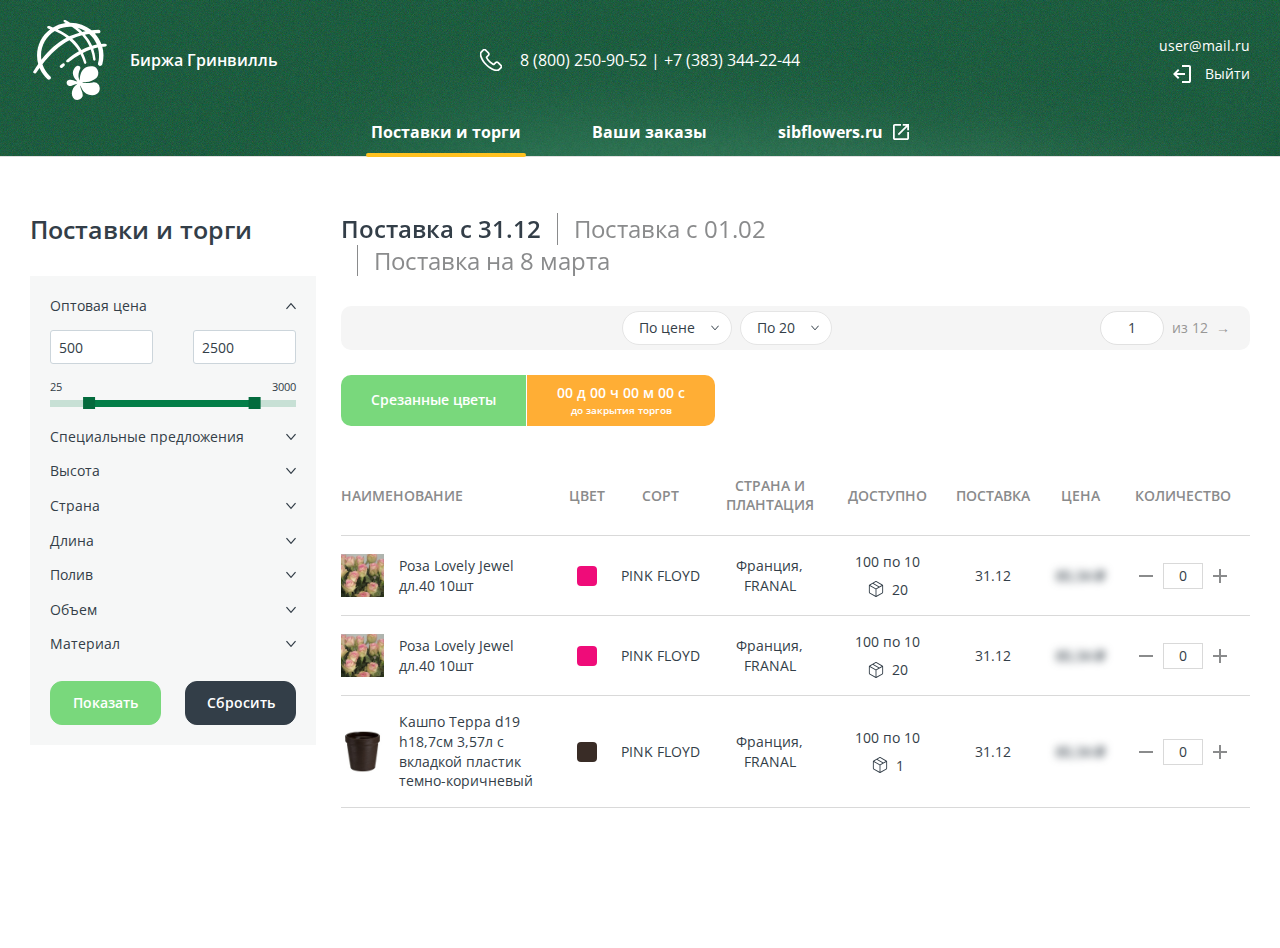
<file: local/templates/main/assets/index_without-rights.html>
<!DOCTYPE HTML>
<html lang="ru">
<head>
	<title>Биржа Гринвилль</title>
	<meta http-equiv="Content-Type" content="text/html; charset=UTF-8">
	<meta name="author" content="" >
	<meta name="description" content="" >
	<meta name="keywords" content="" >

	<link rel="shortcut icon"  href="/favicon.ico" type="image/x-icon" />
	
	<meta name="viewport" content="width=device-width, maximum-scale=2">

	<link rel="preconnect" href="https://fonts.googleapis.com">
	<link rel="preconnect" href="https://fonts.gstatic.com" crossorigin>
	<link rel="stylesheet" href="https://fonts.googleapis.com/css?family=Open+Sans:300,300i,400,400i,500,500i,600,600i,700,700i,800,800i&family=Roboto:wght@400;500;700&display=swap">

	<link href="css/normalize.css" rel="stylesheet" type="text/css" media="all">
	<link href="css/effects.css" rel="stylesheet" type="text/css" media="all">
	<link href="css/nouislider.css" rel="stylesheet" type="text/css" media="all">
	<link href="css/common.css" rel="stylesheet" type="text/css" media="all">
	<link href="css/responsive.css" rel="stylesheet" type="text/css" media="all">

</head>

<body>
	<svg style="position: absolute; width: 0; height: 0; " width="0" height="0" version="1.1" xmlns="http://www.w3.org/2000/svg" xmlns:xlink="http://www.w3.org/1999/xlink">
		<defs>
			<symbol id="icon-close" viewBox="0 0 13 13">
				<path d="M 1.1213563,0 0,1.1213563 5.3786437,6.5000001 0,11.878644 1.1213563,13 6.5000001,7.6213565 11.878644,13 13,11.878644 7.6213565,6.5000001 13,1.1213563 11.878644,0 6.5000001,5.3786437 Z" />
			</symbol>
			<symbol id="icon-arrow-1" viewBox="0 0 16 16">
				<path d="M 3.4298665,0.75257668 11.710046,7.9977339 3.4298665,15.242891" />
			</symbol>
			<symbol id="icon-logo" viewBox="0 0 70 76">
			    <path d="m 56.530889,71.423272 c 9.68481,-0.29883 8.17115,-13.645904 0.102655,-12.150751 -3.630168,0.59766 -8.171149,1.095042 -10.188021,0 1.814581,-0.100278 2.823017,-0.199554 4.236035,-0.399109 3.227599,-0.29883 6.960422,-1.592423 9.379863,-3.882785 3.126957,-2.9883 2.421455,-10.259497 -3.73081,-11.056712 -1.91623,-0.199554 -3.933102,0 -5.447769,0.597661 -3.832459,1.395877 -6.556846,5.777046 -6.656482,12.848689 -2.320812,-3.885793 -0.606874,-8.465515 0.200278,-10.259498 1.313382,-2.787743 -0.705503,-3.983064 -2.419441,-3.584958 -1.816594,0.398106 -3.530533,3.186853 -4.034751,4.880557 -0.907794,3.186853 0.60486,6.573259 3.428884,9.361002 0.30394,0.497382 0.505224,0.696936 0.505224,0.696936 -3.228605,-1.095042 -5.347126,-1.991531 -7.363998,-1.692702 -3.934108,0.497382 -3.329248,5.577492 -0.202291,5.876322 1.714945,0.198552 3.833466,-0.995765 7.767574,-2.191085 -5.446762,3.684234 -6.456205,9.661837 -4.337684,13.146516 1.91623,3.087577 5.34612,2.988301 7.868216,0.796212 4.135393,-3.584957 -1.916229,-9.660834 -0.705502,-12.250027 1.812568,5.777047 5.849331,9.462284 11.59802,9.263732 z M 27.278194,41.740824 c -0.806145,0.797214 -0.806145,0.696936 -1.613297,1.49415 -1.311369,1.393872 0.705503,3.287131 2.319806,1.79298 0.907793,-0.796211 0.605867,-0.59766 1.412011,-1.194317 1.714946,-1.694707 -0.100642,-3.687242 -2.11852,-2.092813 z M 6.0879541,45.607565 C 5.0825374,46.968344 4.0771206,48.36723 3.0696911,49.808232 2.1618974,51.900043 -0.36019909,50.505168 0.0433766,49.210572 1.5922619,46.660489 3.1753655,44.231743 4.7947003,41.911297 4.06605,39.288011 3.6745514,36.527342 3.6745514,33.673415 3.6745514,23.508179 8.5919349,14.489127 16.206533,8.7993225 15.726469,8.6248379 15.260495,8.4413281 14.770367,8.273863 12.147628,7.3773728 13.458997,5.2865652 15.476876,5.7839468 16.61514,6.1970943 17.71818,6.6202698 18.795053,7.0544759 22.416163,4.8704093 26.519351,3.3913007 30.910375,2.796649 30.603416,2.6311894 30.313566,2.4607158 30.002581,2.2972619 27.581127,1.1019417 29.19543,-0.5907601 31.112666,0.20545152 32.493479,0.96054894 33.808874,1.726677 35.07596,2.5008273 c 0.05837,0 0.114733,-0.00402 0.172099,-0.00402 7.747445,0 14.834677,2.7526459 20.326728,7.3173252 2.076251,-0.2226184 4.205842,-0.3760446 6.403871,-0.4452368 2.418434,0.099276 2.52109,2.8880213 0.606873,3.1878553 -1.348607,0.01505 -2.662996,0.0722 -3.959269,0.15142 2.662996,2.893037 4.776484,6.286463 6.191515,10.017827 1.266081,-0.123343 2.51002,-0.197549 3.715715,-0.20858 1.815587,0.09928 2.016872,2.091811 0.201284,2.590195 -0.999378,0.06117 -2.017878,0.161448 -3.048456,0.286797 0.733683,2.63532 1.134239,5.411029 1.134239,8.277993 0,2.888022 -0.404582,5.677771 -1.111091,8.366239 -1.110085,2.589192 -4.436313,1.692702 -4.13338,-0.796211 0.705503,-2.389639 1.110085,-4.880557 1.009443,-7.570028 0,-2.634317 -0.386467,-5.175376 -1.08895,-7.58206 -1.429121,0.299832 -2.885415,0.667855 -4.378947,1.12312 1.108072,3.179832 1.808542,6.519108 2.137643,10.0449 0.100642,1.892257 -1.91623,1.892257 -2.219164,0.498386 -0.409614,-3.418496 -1.204688,-6.660502 -2.346978,-9.742061 -2.374153,0.846351 -4.843915,1.91532 -7.402243,3.218941 1.314389,2.722563 2.370127,5.621615 3.194387,8.713203 0.401563,1.892255 -1.515673,2.39064 -2.11852,0.89649 -0.89471,-2.967242 -2.022911,-5.761003 -3.380576,-8.381281 -3.613059,2.005571 -7.414319,4.490473 -11.447057,7.585069 -1.714945,0.696936 -3.127963,-0.89649 -1.413018,-2.192089 3.700618,-3.263064 7.513956,-5.938495 11.331319,-8.099498 -2.41441,-3.967019 -5.415563,-7.494818 -8.98434,-10.586405 -9.463397,4.936712 -17.623476,12.597993 -25.6396363,22.837435 1.5035963,4.628857 4.2169133,8.704177 7.7585163,11.88401 1.210727,1.49415 -1.209721,3.685236 -2.924666,2.489917 C 10.412555,53.38416 7.8200083,49.716974 6.0879541,45.60756 Z M 53.533761,25.209906 c -1.755202,-3.822618 -4.11929,-7.366461 -7.084213,-10.629525 -3.262824,0.839331 -6.358581,1.942396 -9.325517,3.297158 3.579848,3.159777 6.448154,6.68156 8.705561,10.600444 2.587514,-1.319665 5.164963,-2.403676 7.704169,-3.268077 z M 53.225795,13.243668 c -1.362697,0.190529 -2.693188,0.428189 -4.003551,0.697938 2.932717,3.300167 5.176034,6.784846 6.803421,10.489135 1.523724,-0.438216 3.02732,-0.797214 4.505756,-1.081002 -1.624367,-3.909861 -4.142438,-7.360445 -7.305626,-10.106071 z M 42.205462,7.4114675 c 1.617322,1.266518 3.115886,2.5601113 4.482609,3.8817825 0.997365,-0.231643 2.01184,-0.441225 3.040404,-0.631755 C 47.427792,9.2305202 44.89865,8.1244479 42.205462,7.4114675 Z M 23.353143,9.0460077 C 27.4986,11.00545 31.129775,13.167456 34.285918,15.556091 37.3384,14.133138 40.543857,12.948848 43.920407,12.008236 41.886426,10.085896 39.620967,8.273863 37.124031,6.568125 36.437651,6.516982 35.745232,6.483891 35.045768,6.483891 30.862067,6.481891 26.900785,7.4034453 23.353143,9.0460077 Z M 7.5080172,33.673415 c 0,1.395878 0.1127193,2.760669 0.3160168,4.097382 C 14.784457,28.702608 22.509761,21.675088 31.607826,16.877762 28.335944,14.449015 24.649416,12.337149 20.563338,10.536147 12.723302,15.323444 7.5080172,23.884224 7.5080172,33.673415 Z" />
			</symbol>
			<symbol id="icon-phone" viewBox="0 0 18 18">
			    <path d="m 3.6054688,-0.25 c -0.5441223,0 -1.0662116,0.22958015 -1.5039063,0.64648438 L 2.0996094,0.3984375 0.69726562,1.796875 C 0.14964815,2.3418559 -0.167866,3.0210464 -0.23242188,3.7871094 v 0.00195 c -0.0745412,0.9364892 0.099755,1.9223158 0.53515626,3.0898437 0.6659002,1.8004722 1.67245782,3.4725299 3.15429692,5.2460939 1.8040103,2.149222 3.9794244,3.843777 6.4589843,5.041016 l 0.00195,0.002 c 0.9403904,0.442952 2.2163584,0.982748 3.6582034,1.076172 h 0.0039 0.0059 c 0.08295,0.0019 0.167966,0.0059 0.261718,0.0059 0.987662,0 1.820094,-0.355231 2.470703,-1.058594 0.0057,-0.0044 0.02084,-0.0106 0.05273,-0.06641 l -0.02539,0.03516 c 0.20454,-0.246013 0.44526,-0.473819 0.705078,-0.724609 0.177109,-0.170064 0.357873,-0.34785 0.533203,-0.529297 0.435186,-0.452112 0.667169,-0.987134 0.666016,-1.525391 -0.0012,-0.538256 -0.236516,-1.068238 -0.677734,-1.507812 l -2.246094,-2.236328 c -0.41978,-0.436306 -0.946327,-0.681641 -1.498047,-0.681641 -0.552068,0 -1.077211,0.246276 -1.507812,0.675781 v -0.002 l -1.210938,1.207032 c -0.07173,-0.03745 -0.14448,-0.07768 -0.212891,-0.111329 h -0.002 c -0.148264,-0.07463 -0.278104,-0.141739 -0.386718,-0.210937 l -0.002,-0.002 C 9.3103044,10.756786 8.2229049,9.7692892 7.1777344,8.4921875 6.6943415,7.8820056 6.3905687,7.3778749 6.1542969,6.8710937 6.4541453,6.5926053 6.743003,6.3089996 7.015625,6.03125 h 0.00195 V 6.0293 C 7.1270134,5.9159532 7.2428671,5.8020547 7.359375,5.6855469 H 7.357425 C 7.7992227,5.2459277 8.0546875,4.7154774 8.0546875,4.1660156 8.0546875,3.6188112 7.8049426,3.0864012 7.359375,2.6464844 L 7.357425,2.6445344 6.2441437,1.5351593 h -0.00195 C 6.1129833,1.4069383 5.9918335,1.2809771 5.8652344,1.1503906 h -0.00195 v -0.00195 C 5.6174307,0.89661491 5.3586389,0.6355564 5.0996094,0.39648438 4.6747742,-0.01954592 4.153871,-0.25 3.6054688,-0.25 Z m 0,0.5 C 4.0170656,0.25 4.4028359,0.41393731 4.75,0.75390625 l 0.00195,0.001953 0.00391,0.003906 c 0.2489609,0.22943462 0.5037518,0.48605125 0.75,0.73828125 0.1274,0.1314136 0.2519695,0.2588436 0.384765,0.3906254 L 7.0058594,3 v 0.00195 c 0.3711309,0.3656865 0.5488281,0.7661158 0.5488281,1.1640625 0,0.3965373 -0.1806298,0.7996356 -0.5488281,1.1660156 C 6.8903675,5.4475232 6.7727677,5.5629845 6.6582031,5.6816406 6.3400847,6.0057357 6.0146335,6.3340949 5.6699219,6.6445312 L 5.5371094,6.765625 5.609375,6.9296875 c 0.2619399,0.6021486 0.635189,1.1902348 1.1796875,1.8769531 l 0.00195,0.00195 c 1.0724939,1.3104884 2.2012836,2.3399824 3.4472655,3.1269534 0.138962,0.08853 0.284567,0.161315 0.433594,0.236328 h 0.002 c 0.117432,0.05774 0.242413,0.121329 0.361328,0.1875 l 0.164063,0.0918 1.472656,-1.466797 c 0.355398,-0.354494 0.750319,-0.529297 1.15625,-0.529297 0.406279,0 0.796452,0.171651 1.138672,0.527344 v 0.002 l 2.251953,2.244141 c 0.363781,0.362425 0.530403,0.759054 0.53125,1.154297 8.46e-4,0.394695 -0.164618,0.800332 -0.525391,1.175781 -0.168669,0.174553 -0.346593,0.347689 -0.521484,0.515625 -0.258181,0.249209 -0.512728,0.491592 -0.742187,0.767578 v 0.002 l -0.0039,0.0039 -0.002,0.002 -0.002,0.002 C 15.38662,17.464485 14.721403,17.75 13.847656,17.75 c -0.07519,0 -0.153559,-0.0037 -0.240234,-0.0059 C 12.27127,17.65752 11.054468,17.14985 10.130859,16.714803 7.7154396,15.548153 5.5992372,13.900755 3.8398438,11.804688 2.3856858,10.064255 1.4155829,8.4466024 0.77148437,6.7050781 0.35288649,5.5826084 0.19816632,4.675634 0.265625,3.828125 0.321017,3.1708066 0.57921229,2.6191857 1.0507812,2.1503906 L 2.4472656,0.75976562 C 2.8095701,0.41467061 3.199592,0.25 3.6054688,0.25 Z m 0.00195,0.4140625 c -0.3095859,0 -0.6109391,0.14367951 -0.8632813,0.3867187 l -0.00195,0.00195 -1.3945313,1.3886719 C 0.95181291,2.836147 0.73126114,3.3163529 0.68164062,3.8632813 v 0.00195 c -0.0637315,0.796644 0.0912111,1.6612281 0.48437498,2.7089843 0.6329656,1.6998351 1.5907913,3.2857928 3.0019531,4.9765624 1.7180602,2.048301 3.7916828,3.662515 6.1523443,4.800781 l 0.002,0.002 c 0.86706,0.411297 2.035653,0.904853 3.318359,0.986328 0.06448,0.004 0.136521,0.0078 0.210938,0.0078 0.716631,0 1.316148,-0.251803 1.787109,-0.757812 l 0.0039,-0.0059 0.0059,-0.0039 c 0.236457,-0.282224 0.501051,-0.537416 0.763671,-0.791015 0.17691,-0.168869 0.34227,-0.331207 0.503907,-0.501954 0.258039,-0.267073 0.413675,-0.568396 0.416015,-0.884765 0.0023,-0.31637 -0.151509,-0.616925 -0.408203,-0.873047 l -2.25,-2.240234 c -0.172259,-0.182879 -0.458417,-0.408204 -0.845703,-0.408204 -0.31526,0 -0.611813,0.153979 -0.861328,0.402344 l -1.400391,1.396485 c -0.0643,0.06327 -0.189175,0.18164 -0.382812,0.18164 -0.07698,0 -0.155495,-0.01839 -0.25,-0.06641 l -0.0039,-0.002 -0.0039,-0.002 c 0.0046,0.0021 -0.01016,-0.0066 -0.01172,-0.0078 l -0.02149,-0.01172 c -0.130295,-0.08093 -0.267322,-0.151227 -0.410156,-0.222656 l -0.002,-0.002 c -0.163694,-0.08384 -0.327336,-0.160983 -0.470703,-0.253906 v -0.002 h -0.002 C 8.7296712,11.482736 7.5676625,10.432713 6.4589844,9.0703125 5.8450521,8.2998667 5.4592553,7.6670715 5.1816406,7.0019531 l -0.00195,-0.00586 -0.00195,-0.00781 C 5.1454852,6.8919636 5.126175,6.8025219 5.1367187,6.7167969 5.1472625,6.6310719 5.1798709,6.5404371 5.3027344,6.4179687 l 0.00586,-0.00781 h 0.00195 c 0.0042,-0.0037 0.00753,-0.00802 0.011719,-0.011719 0.3633775,-0.3209971 0.6900598,-0.6538919 1.0332031,-1 C 6.4729926,5.2809137 6.5881613,5.1628092 6.703125,5.0488281 h 0.00195 c 0.2615302,-0.2604029 0.4257813,-0.5574202 0.4257813,-0.875 0,-0.3182066 -0.1642511,-0.614597 -0.4257813,-0.875 L 5.5878906,2.1875 C 5.4548706,2.0514959 5.3252811,1.92294 5.2011719,1.7949219 l -0.00195,-0.00195 C 4.9459512,1.5367099 4.7087333,1.2917261 4.4511719,1.0546875 l 0.00781,0.00977 C 4.2114615,0.81228193 3.9150242,0.6640625 3.6074219,0.6640625 Z m 0,0.5 c 0.1503972,0 0.317617,0.068172 0.4960937,0.25 l 0.00391,0.00391 0.00391,0.00586 c 0.2444381,0.224961 0.47769,0.4629626 0.7324219,0.7207032 0.1286459,0.1326471 0.2590345,0.2619475 0.3886719,0.3945312 l 0.00195,0.00195 1.1171875,1.1113282 c 0.2024693,0.2015966 0.2792969,0.3756914 0.2792969,0.5214843 0,0.1444198 -0.076828,0.3179347 -0.2792969,0.5195313 C 6.2325264,4.811378 6.1164291,4.9304459 6.0019531,5.0449219 v 0.00195 C 5.6534203,5.3984124 5.3316735,5.725901 4.9804687,6.0351562 l -0.00586,0.00391 -0.00586,0.00586 c 8.225e-4,-8.225e-4 -0.01057,0.010569 -0.017578,0.017578 -7.401e-4,7.377e-4 -0.00122,0.00121 -0.00195,0.00195 C 4.7625303,6.251426 4.664487,6.4622415 4.640625,6.65625 c -0.023768,0.1932476 0.020077,0.3590024 0.0625,0.4863281 3.353e-4,0.00101 -3.352e-4,0.00291 0,0.00391 0.00626,0.018857 0.014399,0.03911 0.013672,0.037109 l 0.00195,0.00586 0.00195,0.00391 c 0.2980778,0.7141447 0.7147284,1.3950115 1.3496094,2.1914062 v 0.00195 c 1.1373196,1.3975967 2.3420658,2.4864537 3.6699219,3.3261727 0.1791165,0.115811 0.3588887,0.201923 0.5136717,0.28125 h 0.002 c 0.148808,0.0744 0.281619,0.143764 0.390625,0.21289 l 0.0098,0.0059 0.01172,0.0059 c -0.0053,-0.0027 0.01182,0.0078 0.03906,0.02148 5.91e-4,3.01e-4 0.0014,-2.99e-4 0.002,0 0.152967,0.07741 0.314213,0.121094 0.47461,0.121094 0.405555,0 0.668433,-0.261244 0.734375,-0.326172 h 0.002 l 1.400391,-1.396484 c 0.184484,-0.183634 0.357073,-0.257813 0.507812,-0.257813 0.180713,0 0.360729,0.124832 0.480469,0.251954 l 0.0039,0.002 2.259766,2.248047 c 0.192305,0.191877 0.260925,0.358744 0.259765,0.515625 -0.0012,0.15688 -0.07643,0.335089 -0.27539,0.541015 l -0.002,0.002 c -0.153773,0.162533 -0.313878,0.319853 -0.488281,0.486328 l -0.002,0.002 c -0.258246,0.249374 -0.534105,0.513303 -0.791015,0.818359 -0.389039,0.41799 -0.814509,0.599609 -1.421875,0.599609 -0.05358,0 -0.116173,-0.0038 -0.179688,-0.0078 -1.173291,-0.07452 -2.285827,-0.536752 -3.134766,-0.939453 v 0.002 C 8.2401953,14.794815 6.2264893,13.225643 4.5527344,11.230469 3.1683466,9.5717781 2.2458034,8.0399876 1.6347656,6.3984375 1.2579303,5.3941958 1.1234191,4.6096045 1.1796875,3.90625 1.2203526,3.4621006 1.3794794,3.1157182 1.7011719,2.7949219 l 1.390625,-1.3847657 0.00195,-0.00195 C 3.2745594,1.2349728 3.453712,1.1640625 3.6074219,1.1640625 Z M 3.648,11.965 c 1.782,2.123 3.928,3.794 6.376,4.976 0.932,0.439 2.179,0.963 3.568,1.053 0.087,0.002 0.169,0.006 0.255,0.006 0.932,0 1.682,-0.32 2.291,-0.98 0.004,-0.004 0.012,-0.012 0.016,-0.019 0.217,-0.261 0.464,-0.496 0.723,-0.746 0.176,-0.169 0.355,-0.344 0.527,-0.522 0.797,-0.828 0.797,-1.88 -0.008,-2.682 l -2.25,-2.241 c -0.381,-0.396 -0.838,-0.605 -1.317,-0.605 -0.479,0 -0.94,0.21 -1.333,0.602 l -1.34,1.334 C 11.032,12.072 10.905,12.007 10.785,11.948 10.636,11.873 10.497,11.803 10.373,11.724 9.152,10.953 8.044,9.945 6.985,8.651 6.449,7.975 6.089,7.407 5.838,6.83 6.19,6.513 6.519,6.181 6.838,5.856 6.95,5.74 7.066,5.625 7.182,5.509 7.587,5.106 7.804,4.639 7.804,4.166 7.804,3.693 7.591,3.226 7.182,2.823 L 6.067,1.712 C 5.936,1.582 5.812,1.455 5.685,1.324 5.438,1.071 5.18,0.81 4.925,0.575 4.539,0.197 4.086,0 3.606,0 3.131,0 2.674,0.197 2.274,0.578 l -1.4,1.395 C 0.364,2.48 0.076,3.096 0.016,3.808 -0.055,4.7 0.11,5.647 0.537,6.792 1.192,8.563 2.18,10.208 3.648,11.965 Z M 0.93,3.886 C 0.975,3.39 1.166,2.976 1.525,2.618 L 2.918,1.231 C 3.135,1.022 3.375,0.914 3.607,0.914 3.836,0.914 4.068,1.022 4.281,1.239 4.532,1.47 4.768,1.712 5.022,1.969 5.149,2.1 5.28,2.23 5.412,2.365 L 6.528,3.476 C 6.76,3.707 6.88,3.942 6.88,4.174 6.88,4.405 6.76,4.64 6.528,4.871 6.411,4.987 6.295,5.106 6.179,5.222 5.831,5.573 5.505,5.905 5.145,6.222 5.138,6.229 5.134,6.232 5.127,6.24 4.816,6.55 4.865,6.844 4.94,7.068 c 0.003,0.011 0.007,0.019 0.011,0.03 0.288,0.69 0.689,1.346 1.314,2.13 1.123,1.38 2.306,2.45 3.609,3.274 0.162,0.105 0.334,0.187 0.494,0.269 0.15,0.075 0.289,0.146 0.412,0.224 0.016,0.008 0.026,0.016 0.041,0.023 0.124,0.063 0.244,0.093 0.363,0.093 0.3,0 0.494,-0.19 0.559,-0.254 l 1.4,-1.396 c 0.217,-0.216 0.452,-0.331 0.685,-0.331 0.284,0 0.517,0.176 0.663,0.331 l 2.257,2.245 c 0.449,0.448 0.446,0.934 -0.011,1.407 -0.158,0.167 -0.322,0.328 -0.498,0.496 -0.262,0.253 -0.535,0.514 -0.783,0.81 -0.43,0.462 -0.943,0.679 -1.605,0.679 -0.064,0 -0.131,-0.004 -0.195,-0.008 C 12.428,17.012 11.287,16.534 10.429,16.127 8.1,15.004 6.056,13.413 4.36,11.391 2.962,9.716 2.023,8.157 1.401,6.486 1.016,5.46 0.87,4.636 0.93,3.886 Z" />
			</symbol>
			<symbol id="icon-login" viewBox="0 0 18 18">
			    <path d="M 9 0 L 9 2 L 16 2 L 16 16 L 9 16 L 9 18 L 16 18 C 16.549999 18 17.02041 17.803809 17.412109 17.412109 C 17.803809 17.02041 18 16.549999 18 16 L 18 2 C 18 1.4500005 17.803809 0.97955723 17.412109 0.58789062 C 17.02041 0.19622402 16.549999 0 16 0 L 9 0 z M 7 4 L 5.625 5.4492188 L 8.1757812 8 L 0 8 L 0 10 L 8.1757812 10 L 5.625 12.550781 L 7 14 L 12 9 L 7 4 z " />
			</symbol>
			<symbol id="icon-logout" viewBox="0 0 18 18">
			    <path d="M 9 0 L 9 2 L 16 2 L 16 16 L 9 16 L 9 18 L 16 18 C 16.549998 18 17.020411 17.803809 17.412109 17.412109 C 17.803809 17.020411 18 16.549998 18 16 L 18 2 C 18 1.450001 17.803809 0.97955684 17.412109 0.58789062 C 17.020411 0.19622442 16.549998 0 16 0 L 9 0 z M 5 4 L 0 9 L 5 14 L 6.375 12.550781 L 3.8242188 10 L 12 10 L 12 8 L 3.8242188 8 L 6.375 5.4492188 L 5 4 z " />
			</symbol>
			<symbol id="icon-link-outer" viewBox="0 0 18 18">
			    <path d="M2 18C1.45 18 0.979167 17.8042 0.5875 17.4125C0.195833 17.0208 0 16.55 0 16V2C0 1.45 0.195833 0.979167 0.5875 0.5875C0.979167 0.195833 1.45 0 2 0H9V2H2V16H16V9H18V16C18 16.55 17.8042 17.0208 17.4125 17.4125C17.0208 17.8042 16.55 18 16 18H2ZM6.7 12.7L5.3 11.3L14.6 2H11V0H18V7H16V3.4L6.7 12.7Z" />
			</symbol>
			<symbol id="icon-box" viewBox="0 0 18 18">
			    <path d="m 9,0.09570306 c -0.2858994,0 -0.5560242,0.07193016 -0.8085938,0.21679688 L 1.8085937,3.9921874 C 1.5560442,4.1370572 1.3577935,4.3333017 1.2148437,4.5820311 1.0718939,4.8307507 1,5.1008955 1,5.3906249 v 7.2187501 c 0,0.2898 0.071894,0.559894 0.2148437,0.808594 0.1429498,0.2487 0.3412005,0.444945 0.59375,0.589843 l 6.3828125,3.677735 c 0.2525696,0.1449 0.5226944,0.21875 0.8085938,0.21875 0.2858994,0 0.5560242,-0.07385 0.8085938,-0.21875 l 6.3828122,-3.677735 c 0.2526,-0.144898 0.45075,-0.341143 0.59375,-0.589843 C 16.928056,13.169269 17,12.899175 17,12.609375 V 5.3906249 C 17,5.1008955 16.92806,4.8307507 16.785156,4.5820311 16.642156,4.3333017 16.444006,4.1370572 16.191406,3.9921874 L 9.8085938,0.31249994 C 9.5560242,0.16763322 9.2858994,0.09570306 9,0.09570306 Z M 9,1.0761718 c 0.1025698,0 0.206024,0.033556 0.3085938,0.097656 l 6.1171872,3.5390625 -2.714843,1.5625 -6.4101568,-3.7265625 2.390625,-1.375 C 8.793976,1.1097282 8.8974302,1.0761718 9,1.0761718 Z M 5.2753906,3.1464843 11.699219,6.8593749 9,8.4277343 2.5742188,4.7128905 Z M 2,5.5234374 8.5,9.2871093 V 16.712891 L 2.3085938,13.123047 C 2.206024,13.058947 2.1274617,12.982278 2.0761719,12.892578 2.0248919,12.802878 2,12.706116 2,12.603516 Z m 14,0 v 7.0800786 c 0,0.1026 -0.02487,0.199362 -0.07617,0.289062 -0.0513,0.0897 -0.129822,0.166369 -0.232422,0.230469 L 9.5,16.712891 V 9.2871093 Z" />
			</symbol>
			<symbol id="icon-info" viewBox="0 0 20 20">
			    <path d="M 10 0 C 8.6166714 -7.4014794e-17 7.3162782 0.2621099 6.0996094 0.78710938 C 4.8829406 1.3121089 3.8257804 2.0257821 2.9257812 2.9257812 C 2.0257822 3.8257803 1.3121088 4.8829406 0.78710938 6.0996094 C 0.2621099 7.3162782 0 8.6166714 0 10 C -7.4014794e-17 11.383299 0.2621099 12.683692 0.78710938 13.900391 C 1.3121089 15.117089 2.0257821 16.17422 2.9257812 17.074219 C 3.8257803 17.974218 4.8829406 18.687891 6.0996094 19.212891 C 7.3162782 19.73789 8.6166714 20 10 20 C 11.383299 20 12.683692 19.73789 13.900391 19.212891 C 15.117089 18.687891 16.17422 17.974218 17.074219 17.074219 C 17.974218 16.17422 18.687891 15.117089 19.212891 13.900391 C 19.73789 12.683692 20 11.383299 20 10 C 20 8.6166714 19.73789 7.3162782 19.212891 6.0996094 C 18.687891 4.8829406 17.974218 3.8257804 17.074219 2.9257812 C 16.17422 2.0257822 15.117089 1.3121088 13.900391 0.78710938 C 12.683692 0.2621099 11.383299 0 10 0 z M 10 2 C 12.233298 2 14.125783 2.7742203 15.675781 4.3242188 C 17.22578 5.8742172 18 7.7666722 18 10 C 18 12.233298 17.22578 14.125783 15.675781 15.675781 C 14.125783 17.22578 12.233298 18 10 18 C 7.7666722 18 5.8742172 17.22578 4.3242188 15.675781 C 2.7742203 14.125783 2 12.233298 2 10 C 2 7.7666722 2.7742203 5.8742172 4.3242188 4.3242188 C 5.8742172 2.7742203 7.7666722 2 10 2 z M 10 5 C 9.7166703 5 9.4787792 5.0954396 9.2871094 5.2871094 C 9.0954396 5.4787792 9 5.7166703 9 6 C 9 6.2833297 9.0954396 6.5212208 9.2871094 6.7128906 C 9.4787792 6.9045604 9.7166703 7 10 7 C 10.2833 7 10.521191 6.9045604 10.712891 6.7128906 C 10.90459 6.5212208 11 6.2833297 11 6 C 11 5.7166703 10.90459 5.4787792 10.712891 5.2871094 C 10.521191 5.0954396 10.2833 5 10 5 z M 9 9 L 9 15 L 11 15 L 11 9 L 9 9 z " />
			</symbol>
			<symbol id="icon-filter" viewBox="0 0 24 24">
			    <path d="M 19.2,0 C 17.645573,0 16.307425,1.0075354 15.808594,2.4 H 2.4 A 1.2,1.2 0 0 0 1.2,3.6 1.2,1.2 0 0 0 2.4,4.8 H 15.808594 C 16.307425,6.1924646 17.645573,7.2 19.2,7.2 21.174007,7.2 22.8,5.5740077 22.8,3.6 22.8,1.6259923 21.174007,0 19.2,0 Z m 0,2.4 c 0.676954,0 1.2,0.5230462 1.2,1.2 0,0.6769538 -0.523046,1.2 -1.2,1.2 C 18.523046,4.8 18,4.2769538 18,3.6 18,2.9230462 18.523046,2.4 19.2,2.4 Z m -7.2,6 c -1.554427,0 -2.892575,1.007535 -3.391406,2.4 H 2.4 A 1.2,1.2 0 0 0 1.2,12 1.2,1.2 0 0 0 2.4,13.2 h 6.208594 c 0.498831,1.392464 1.836979,2.4 3.391406,2.4 1.554427,0 2.892575,-1.007536 3.391406,-2.4 H 21.6 A 1.2,1.2 0 0 0 22.8,12 1.2,1.2 0 0 0 21.6,10.8 H 15.391406 C 14.892575,9.407535 13.554427,8.4 12,8.4 Z m 0,2.4 c 0.676954,0 1.2,0.523046 1.2,1.2 0,0.676954 -0.523046,1.2 -1.2,1.2 -0.676954,0 -1.2,-0.523046 -1.2,-1.2 0,-0.676954 0.523046,-1.2 1.2,-1.2 z m -7.2,6 c -1.9740077,0 -3.6,1.625993 -3.6,3.6 0,1.974007 1.6259923,3.6 3.6,3.6 1.5544278,0 2.892575,-1.007536 3.3914063,-2.4 H 21.6 a 1.2,1.2 0 0 0 1.2,-1.2 1.2,1.2 0 0 0 -1.2,-1.2 H 8.1914063 C 7.692575,17.807536 6.3544278,16.8 4.8,16.8 Z m 0,2.4 c 0.6769538,0 1.2,0.523046 1.2,1.2 0,0.676954 -0.5230462,1.2 -1.2,1.2 -0.6769538,0 -1.2,-0.523046 -1.2,-1.2 0,-0.676954 0.5230462,-1.2 1.2,-1.2 z" />
			</symbol>
			<symbol id="icon-email" viewBox="0 0 44 44">
				<path d="M 6,6 C 2.6933005,6 0,8.6933005 0,12 v 20 c 0,3.306699 2.6933005,6 6,6 h 32 c 3.306699,0 6,-2.693301 6,-6 V 12 C 44,8.6933005 41.306699,6 38,6 Z m 0,2 h 32 c 0.752107,0 1.448308,0.2055596 2.044922,0.5566406 L 25.751953,23.027344 c -1.9488,1.973154 -5.097224,1.993993 -7.070312,0.04492 L 3.9746094,8.5449219 C 4.5668816,8.2009955 5.2561754,8 6,8 Z M 2.5566406,9.9550781 16.105469,23.339844 2.6464844,34.193359 C 2.2389251,33.56573 2,32.815198 2,32 V 12 C 2,11.247893 2.2055596,10.551692 2.5566406,9.9550781 Z M 41.455078,9.9746094 C 41.799004,10.566882 42,11.256175 42,12 v 20 c 0,0.815198 -0.238925,1.56573 -0.646484,2.193359 L 28.095703,23.501953 Z M 17.552734,24.742188 c 2.580834,2.292177 6.465601,2.347725 9.101563,0.167968 L 39.851562,35.552734 C 39.299702,35.836926 38.671613,36 38,36 H 6 C 5.3283869,36 4.7002975,35.836926 4.1484375,35.552734 Z" />
			</symbol>
			<symbol id="icon-moderation" viewBox="0 0 22 22">
				<path d="M7.6 21.5L5.7 18.3L2.1 17.5L2.45 13.8L0 11L2.45 8.2L2.1 4.5L5.7 3.7L7.6 0.5L11 1.95L14.4 0.5L16.3 3.7L19.9 4.5L19.55 8.2L22 11L19.55 13.8L19.9 17.5L16.3 18.3L14.4 21.5L11 20.05L7.6 21.5ZM8.45 18.95L11 17.85L13.6 18.95L15 16.55L17.75 15.9L17.5 13.1L19.35 11L17.5 8.85L17.75 6.05L15 5.45L13.55 3.05L11 4.15L8.4 3.05L7 5.45L4.25 6.05L4.5 8.85L2.65 11L4.5 13.1L4.25 15.95L7 16.55L8.45 18.95ZM11 16C11.2833 16 11.5208 15.9042 11.7125 15.7125C11.9042 15.5208 12 15.2833 12 15C12 14.7167 11.9042 14.4792 11.7125 14.2875C11.5208 14.0958 11.2833 14 11 14C10.7167 14 10.4792 14.0958 10.2875 14.2875C10.0958 14.4792 10 14.7167 10 15C10 15.2833 10.0958 15.5208 10.2875 15.7125C10.4792 15.9042 10.7167 16 11 16ZM10 12H12V6H10V12Z" />
			</symbol>
			<symbol id="icon-confirmation" viewBox="0 0 22 22">
				<path d="M7.6 21.5L5.7 18.3L2.1 17.5L2.45 13.8L0 11L2.45 8.2L2.1 4.5L5.7 3.7L7.6 0.5L11 1.95L14.4 0.5L16.3 3.7L19.9 4.5L19.55 8.2L22 11L19.55 13.8L19.9 17.5L16.3 18.3L14.4 21.5L11 20.05L7.6 21.5ZM8.45 18.95L11 17.85L13.6 18.95L15 16.55L17.75 15.9L17.5 13.1L19.35 11L17.5 8.85L17.75 6.05L15 5.45L13.55 3.05L11 4.15L8.4 3.05L7 5.45L4.25 6.05L4.5 8.85L2.65 11L4.5 13.1L4.25 15.95L7 16.55L8.45 18.95ZM9.95 14.55L15.6 8.9L14.2 7.45L9.95 11.7L7.8 9.6L6.4 11L9.95 14.55Z" />
			</symbol>
			<symbol id="icon-cancellation" viewBox="0 0 22 22">
				<path d="M 7.4,16 11,12.4 14.6,16 16,14.6 12.4,11 16,7.4 14.6,6 11,9.6 7.4,6 6,7.4 9.6,11 6,14.6 Z M 4,20 C 3.45,20 2.979167,19.8042 2.5875,19.4125 2.195833,19.0208 2,18.55 2,18 V 4 C 2,3.45 2.195833,2.979167 2.5875,2.5875 2.979167,2.195833 3.45,2 4,2 h 14 c 0.55,0 1.0208,0.195833 1.4125,0.5875 C 19.8042,2.979167 20,3.45 20,4 v 14 c 0,0.55 -0.1958,1.0208 -0.5875,1.4125 C 19.0208,19.8042 18.55,20 18,20 Z M 4,18 H 18 V 4 H 4 Z" />
			</symbol>
			<symbol id="icon-edit" viewBox="0 0 22 22">
				<path d="M 4,18 H 5.425 L 15.2,8.225 13.775,6.8 4,16.575 Z M 2,20 V 15.75 L 15.2,2.575 C 15.4,2.391667 15.6208,2.25 15.8625,2.15 16.1042,2.05 16.3583,2 16.625,2 16.8917,2 17.15,2.05 17.4,2.15 17.65,2.25 17.8667,2.4 18.05,2.6 L 19.425,4 c 0.2,0.18333 0.3458,0.4 0.4375,0.65 C 19.9542,4.9 20,5.15 20,5.4 20,5.66667 19.9542,5.92083 19.8625,6.1625 19.7708,6.40417 19.625,6.625 19.425,6.825 L 6.25,20 Z M 14.475,7.525 13.775,6.8 15.2,8.225 Z" />
			</symbol>
	
			<symbol id="icon-social-telegram" viewBox="0 0 24 24">
			    <path d="M 21.786808,5.2482784 18.816085,19.258056 c -0.224103,0.988767 -0.808565,1.234843 -1.639147,0.769041 l -4.526357,-3.335459 -2.184086,2.100572 c -0.241699,0.241699 -0.443829,0.443873 -0.909631,0.443873 l 0.325169,-4.609852 8.389141,-7.5805486 c 0.364737,-0.325212 -0.07909,-0.50537 -0.566911,-0.180159 L 7.333193,13.395782 2.86836,11.998333 C 1.897145,11.695094 1.879593,11.027117 3.070491,10.561316 L 20.534318,3.8333044 c 0.808565,-0.303239 1.516109,0.180158 1.252438,1.415 z" />
			</symbol>
			<symbol id="icon-social-youtube" viewBox="0 0 24 24">
			    <path d="M 23.498493,6.2028664 C 24,8.0866744 24,12.017037 24,12.017037 c 0,0 0,3.930394 -0.501507,5.814215 -0.276031,1.039278 -1.089274,1.823726 -2.121859,2.101473 C 19.504972,20.437493 12,20.437493 12,20.437493 c 0,0 -7.504963,0 -9.376634,-0.504768 C 1.590781,19.654978 0.77754,18.87053 0.501507,17.831252 0,15.947444 0,12.017037 0,12.017037 c 0,0 0,-3.9303496 0.501507,-5.8141706 0.27603,-1.039322 1.089274,-1.857802 2.121859,-2.135592 C 4.495028,3.5625064 12,3.5625064 12,3.5625064 c 0,0 7.505007,0 9.376634,0.504768 1.032585,0.277747 1.845826,1.09627 2.121859,2.135592 z M 9.545449,15.58552 15.818144,12.017116 9.545449,8.4485414 v 7.1369656 z" />
			</symbol>
			<symbol id="icon-social-vk" viewBox="0 0 24 24">
			    <path d="m 23.296629,5.9223854 c -0.325212,1.507313 -3.484847,5.9545756 -3.489268,5.9589706 -0.272426,0.439452 -0.382289,0.659178 0,1.151374 0.149431,0.210928 3.476093,3.366185 3.968288,4.899891 0.215306,0.729472 -0.158229,1.09863 -0.8965,1.09863 h -2.58839 c -0.984347,0 -1.274411,-0.786637 -3.03222,-2.544445 -1.538082,-1.480919 -2.19726,-1.674295 -2.579548,-1.674295 -0.826206,0 -0.676774,0.276846 -0.676774,3.212377 0,0.637205 -0.202131,1.006363 -1.850076,1.006363 -2.742199,0 -5.756823,-1.665541 -7.896955,-4.737294 C 1.042765,9.7939674 0.163861,6.3882134 0.163861,5.7026684 c 0,-0.386709 0.149431,-0.733893 0.887701,-0.733893 h 2.588391 c 0.663555,0 0.914052,0.290021 1.168925,1.006362 1.265614,3.691398 3.401377,6.9169316 4.280281,6.9169316 0.329589,0 0.478977,-0.153808 0.478977,-0.988767 V 8.0888674 c -0.09664,-1.757809 -1.028292,-1.902819 -1.028292,-2.52685 0,-0.285644 0.246076,-0.59326 0.659178,-0.59326 h 4.06931 c 0.544938,0 0.729517,0.294441 0.729517,0.953619 v 5.1284066 c 0,0.549315 0.250453,0.742647 0.413059,0.742647 0.329589,0 0.606435,-0.193332 1.208493,-0.79539 1.863294,-2.0830206 3.181651,-5.2953976 3.181651,-5.2953976 0.162606,-0.386709 0.465801,-0.733894 1.12498,-0.733894 h 2.58839 c 0.782216,0 0.944822,0.404305 0.782216,0.95362 z" />
			</symbol>
			<symbol id="icon-social-ok" viewBox="0 0 24 24">
			    <path d="m 17.056174,15.424227 c -1.204072,0.764664 -2.860816,1.067859 -3.955069,1.182143 l 0.918472,0.905254 3.353012,3.353011 c 1.226088,1.256859 -0.769042,3.221175 -2.008305,2.008305 -0.839337,-0.852555 -2.069803,-2.083021 -3.353012,-3.366186 l -3.35301,3.361809 C 7.418998,24.077056 5.423912,22.095101 6.663131,20.860258 7.515686,20.007703 8.732977,18.777237 10.016186,17.507247 L 10.92144,16.601949 C 9.840405,16.487709 8.157268,16.202065 6.940021,15.41985 5.507381,14.497 4.878974,13.956439 5.432666,12.827082 5.757877,12.185455 6.649956,11.644938 7.8321,12.576585 c 0,0 1.595203,1.269991 4.170375,1.269991 2.575215,0 4.170418,-1.269991 4.170418,-1.269991 1.182144,-0.92727 2.069802,-0.391129 2.399391,0.250497 0.544938,1.129357 -0.08347,1.669918 -1.51611,2.597145 z M 6.298377,6.4462204 c 0,-3.15088 2.561997,-5.69969402 5.699694,-5.69969402 3.137698,0 5.699695,2.54882302 5.699695,5.69969402 0,3.137661 -2.561997,5.6864656 -5.699695,5.6864656 -3.137697,0 -5.699694,-2.5488216 -5.699694,-5.6864656 z m 2.900384,0 c 0,1.542459 1.25686,2.799318 2.799319,2.799318 1.542459,0 2.799319,-1.256859 2.799319,-2.799318 0,-1.555678 -1.25686,-2.812493 -2.799319,-2.812493 -1.542459,0 -2.799319,1.256815 -2.799319,2.812493 z" />
			</symbol>
			<symbol id="icon-social-dzen" viewBox="0 0 24 24">
			    <path d="M 14.470373,9.741385 C 16.130559,11.400723 18.609826,11.714974 23,11.774266 22.881417,5.9441342 18.237978,1.2371694 12.435798,1.0101643 c 0.05252,4.5155353 0.350673,7.0464714 2.034575,8.7312207 z m -4.728141,0 C 11.427828,8.0557887 11.724291,5.5223116 11.777654,1 5.8746776,1.1177376 1.1185847,5.8729834 1,11.77596 5.5231586,11.72344 8.0557887,11.426134 9.741385,9.740538 Z m 4.728141,4.72814 c -1.657645,1.658492 -1.972741,4.136066 -2.03288,8.519462 5.731028,-0.226157 10.326183,-4.821313 10.552343,-10.551494 -4.383398,0.05929 -6.860971,0.374388 -8.519463,2.03288 z m -4.728141,0 C 8.0566357,12.785623 5.5265468,12.487468 1.0110114,12.434952 1.2380164,18.23713 5.9449815,22.881417 11.774266,23 11.71497,18.608978 11.401571,16.129711 9.741385,14.470373 Z" />
			</symbol>
	
		</defs>
	</svg>

	<div class="page">
		<header class="header">
			<div class="cnt header__cnt">
				<div class="header__grid header__grid_1">
					<div class="header__grid-item header__grid-item_1">
						<a href="#" class="logo-main">
							<svg class="icon logo-main__canvas"><use xlink:href="#icon-logo"></use></svg>
							<div class="logo-main__text">
								Биржа Гринвилль
							</div>
						</a>
					</div>
					<div class="header__grid-item header__grid-item_2">
						<div class="contacts-header js-contacts-header">
							<svg class="icon contacts-header__icon"><use xlink:href="#icon-phone"></use></svg>
							<div class="contacts-header__value">
								<a href="tel:88002509052" class="contacts-header__value-item">
									8 (800) 250-90-52
								</a>
								<span class="contacts-header__value-separator">
									|
								</span>
								<a href="tel:+73833442244" class="contacts-header__value-item">
									+7 (383) 344-22-44
								</a>
							</div>
						</div>
					</div>
					<div class="header__grid-item header__grid-item_3">
						<div class="user-header">
							<div class="user-header__login">
								<a href="#" class="user-header__login-link">
									user@mail.ru
								</a>
							</div>
							<a href="#" class="user-header__link user-header__link_logout">
								<span class="user-header__link-icon">
									<svg class="icon contacts-header__icon-canvas"><use xlink:href="#icon-logout"></use></svg>
								</span>
								<span class="user-header__link-text">
									Выйти
								</span>
							</a>
						</div>
					</div>
				</div>
				<nav class="menu-main js-menu-main">
					<button type="button" class="menu-main__button-toggle">
						<span class="menu-main__button-toggle-icon"></span>
					</button>
					<div class="menu-main__inner">
						<div class="menu-main__data">
							<div class="menu-main__list">
								<div class="menu-main__item active">
									<a href="#" class="menu-main__link">
										<span class="menu-main__link-text">
											Поставки и торги
										</span>
									</a>
								</div>
								<div class="menu-main__item">
									<a href="#" class="menu-main__link">
										<span class="menu-main__link-text">
											Ваши заказы
										</span>
									</a>
								</div>
								<div class="menu-main__item">
									<a href="https://sibflowers.ru/" class="menu-main__link" target="_blank">
										<span class="menu-main__link-text">
											sibflowers.ru
										</span>
										<span class="menu-main__link-icon">
											<svg class="icon menu-main__link-icon-canvas"><use xlink:href="#icon-link-outer"></use></svg>
										</span>
									</a>
								</div>
							</div>
						</div>
					</div>
				</nav>
			</div>
		</header>

		<main class="content">
			<div class="catalog js-catalog">
				<div class="cnt catalog__cnt">
					<div class="catalog__grid catalog__grid_1">
						<div class="catalog__grid-item catalog__grid-item_1">
							<div class="catalog__head">
								<h1 class="title catalog__title">
									Поставки и торги
								</h1>
							</div>
							<div class="filter catalog__filter">
								<button type="button" class="filter__button-toggle">
									<span class="filter__button-toggle-icon">
										<svg class="icon filter__button-toggle-icon-canvas"><use xlink:href="#icon-filter"></use></svg>
										<svg class="icon filter__button-toggle-icon-canvas"><use xlink:href="#icon-close"></use></svg>
									</span>
									Фильтр
								</button>
								<div class="filter__data">
									<div class="filter__item expanded">
										<div class="filter__item-title">
											Оптовая цена
											<svg class="icon filter__item-title-arrow"><use xlink:href="#icon-arrow-1"></use></svg>
										</div>
										<div class="filter__item-data">
											<div class="filter__slider" data-min="25" data-max="3000" data-start-from="500" data-start-to="2500">
												<div class="filter__slider-inputs">
													<input type="text" class="filter__slider-input filter__slider-input_min" placeholder="От" />
													<input type="text" class="filter__slider-input filter__slider-input_max" placeholder="До" />
												</div>
												<div class="filter__slider-captions">
													<div class="filter__slider-caption filter__slider-caption_min"></div>
													<div class="filter__slider-caption filter__slider-caption_max"></div>
												</div>
												<div class="filter__slider-scale"></div>
											</div>
										</div>
									</div>
									<div class="filter__item">
										<div class="filter__item-title">
											Специальные предложения
											<svg class="icon filter__item-title-arrow"><use xlink:href="#icon-arrow-1"></use></svg>
										</div>
										<div class="filter__item-data">
											<div class="filter__input-buttons">
												<div class="filter__input-buttons-item">
													<label class="label-button">
														<input type="checkbox" />
														<span class="label-button__text">
															Акции
														</span>
													</label>
												</div>
												<div class="filter__input-buttons-item">
													<label class="label-button">
														<input type="checkbox" />
														<span class="label-button__text">
															К празднику
														</span>
													</label>
												</div>
												<div class="filter__input-buttons-item">
													<label class="label-button">
														<input type="checkbox" />
														<span class="label-button__text">
															Новинки
														</span>
													</label>
												</div>
											</div>
										</div>
									</div>
									<div class="filter__item">
										<div class="filter__item-title">
											Высота
											<svg class="icon filter__item-title-arrow"><use xlink:href="#icon-arrow-1"></use></svg>
										</div>
										<div class="filter__item-data">
											<div class="filter__slider" data-min="5" data-max="200" data-start-from="5" data-start-to="200">
												<div class="filter__slider-inputs">
													<input type="text" class="filter__slider-input filter__slider-input_min" placeholder="От" />
													<input type="text" class="filter__slider-input filter__slider-input_max" placeholder="До" />
												</div>
												<div class="filter__slider-captions">
													<div class="filter__slider-caption filter__slider-caption_min"></div>
													<div class="filter__slider-caption filter__slider-caption_max"></div>
												</div>
												<div class="filter__slider-scale"></div>
											</div>
										</div>
									</div>
									<div class="filter__item">
										<div class="filter__item-title">
											Страна
											<svg class="icon filter__item-title-arrow"><use xlink:href="#icon-arrow-1"></use></svg>
										</div>
										<div class="filter__item-data">
											<div class="filter__input-buttons">
												<div class="filter__input-buttons-item">
													<label class="label-button">
														<input type="checkbox" />
														<span class="label-button__text">
															Дания
														</span>
													</label>
												</div>
												<div class="filter__input-buttons-item">
													<label class="label-button">
														<input type="checkbox" />
														<span class="label-button__text">
															Израиль
														</span>
													</label>
												</div>
												<div class="filter__input-buttons-item">
													<label class="label-button">
														<input type="checkbox" />
														<span class="label-button__text">
															Италия
														</span>
													</label>
												</div>
												<div class="filter__input-buttons-item">
													<label class="label-button">
														<input type="checkbox" />
														<span class="label-button__text">
															Россия
														</span>
													</label>
												</div>
											</div>
										</div>
									</div>
									<div class="filter__item">
										<div class="filter__item-title">
											Длина
											<svg class="icon filter__item-title-arrow"><use xlink:href="#icon-arrow-1"></use></svg>
										</div>
										<div class="filter__item-data">
											<div class="filter__slider" data-min="0" data-max="1000" data-start-from="0" data-start-to="1000">
												<div class="filter__slider-inputs">
													<input type="text" class="filter__slider-input filter__slider-input_min" placeholder="От" />
													<input type="text" class="filter__slider-input filter__slider-input_max" placeholder="До" />
												</div>
												<div class="filter__slider-captions">
													<div class="filter__slider-caption filter__slider-caption_min"></div>
													<div class="filter__slider-caption filter__slider-caption_max"></div>
												</div>
												<div class="filter__slider-scale"></div>
											</div>
										</div>
									</div>
									<div class="filter__item">
										<div class="filter__item-title">
											Полив
											<svg class="icon filter__item-title-arrow"><use xlink:href="#icon-arrow-1"></use></svg>
										</div>
										<div class="filter__item-data">
											<div class="filter__input-buttons">
												<div class="filter__input-buttons-item">
													<label class="label-button">
														<input type="checkbox" />
														<span class="label-button__text">
															Обильный
														</span>
													</label>
												</div>
												<div class="filter__input-buttons-item">
													<label class="label-button">
														<input type="checkbox" />
														<span class="label-button__text">
															Слабый
														</span>
													</label>
												</div>
												<div class="filter__input-buttons-item">
													<label class="label-button">
														<input type="checkbox" />
														<span class="label-button__text">
															Умеренный
														</span>
													</label>
												</div>
											</div>
										</div>
									</div>
									<div class="filter__item">
										<div class="filter__item-title">
											Объем
											<svg class="icon filter__item-title-arrow"><use xlink:href="#icon-arrow-1"></use></svg>
										</div>
										<div class="filter__item-data">
											<div class="filter__slider" data-min="0" data-max="145" data-start-from="0" data-start-to="145">
												<div class="filter__slider-inputs">
													<input type="text" class="filter__slider-input filter__slider-input_min" placeholder="От" />
													<input type="text" class="filter__slider-input filter__slider-input_max" placeholder="До" />
												</div>
												<div class="filter__slider-captions">
													<div class="filter__slider-caption filter__slider-caption_min"></div>
													<div class="filter__slider-caption filter__slider-caption_max"></div>
												</div>
												<div class="filter__slider-scale"></div>
											</div>
										</div>
									</div>
									<div class="filter__item">
										<div class="filter__item-title">
											Материал
											<svg class="icon filter__item-title-arrow"><use xlink:href="#icon-arrow-1"></use></svg>
										</div>
										<div class="filter__item-data">
											<div class="filter__input-buttons">
												<div class="filter__input-buttons-item">
													<label class="label-button">
														<input type="checkbox" />
														<span class="label-button__text">
															Керамика
														</span>
													</label>
												</div>
												<div class="filter__input-buttons-item">
													<label class="label-button">
														<input type="checkbox" />
														<span class="label-button__text">
															Пластик
														</span>
													</label>
												</div>
												<div class="filter__input-buttons-item">
													<label class="label-button">
														<input type="checkbox" />
														<span class="label-button__text">
															Бетон
														</span>
													</label>
												</div>
												<div class="filter__input-buttons-item">
													<label class="label-button">
														<input type="checkbox" />
														<span class="label-button__text">
															Гипс
														</span>
													</label>
												</div>
											</div>
										</div>
									</div>
									<div class="filter__buttons">
										<div class="filter__buttons-item filter__buttons-item_show">
											<a href="#" class="button-a filter__button">
												Показать
											</a>
										</div>
										<div class="filter__buttons-item filter__buttons-item_reset">
											<a href="#" class="button-a button-a_bg-1 filter__button">
												Сбросить
											</a>
										</div>
									</div>
								</div>
							</div>
						</div>
						<div class="catalog__grid-item catalog__grid-item_2">
							<div class="menu-a catalog__menu catalog__menu_dates">
								<div class="menu-a__list owl-carousel">
									<div class="menu-a__item active">
										<a href="#" class="menu-a__link">
											Поставка с 31.12
										</a>
									</div>
									<div class="menu-a__item">
										<a href="#" class="menu-a__link">
											Поставка с 01.02
										</a>
									</div>
									<div class="menu-a__item">
										<a href="#" class="menu-a__link">
											Поставка на 8 марта  
										</a>
									</div>
								</div>
							</div>

							<div class="bar-a catalog__bar">
								<div class="bar-a__grid bar-a__grid_1">
									<div class="bar-a__grid-item bar-a__grid-item_1">
										<div class="bar-a__item bar-a__item_sort">
											<select class="bar-a__select">
												<option value="1">По цене</option>
												<option value="2">По дате</option>
											</select>
										</div>
										<div class="bar-a__item bar-a__item_per-page">
											<select class="bar-a__select">
												<option value="20">По 20</option>
												<option value="30">По 40</option>
												<option value="40">По 60</option>
												<option value="50">По 80</option>
												<option value="50">По 100</option>
											</select>
										</div>
									</div>
									<div class="bar-a__grid-item bar-a__grid-item_2">
										<div class="pages-nav-a catalog__pages-nav">
											<input type="text" class="pages-nav-a__input" value="1" />
											<div class="pages-nav-a__amount">
												из
												<span class="pages-nav-a__amount-value">
													12
												</span>
											</div>
											<a href="#" class="pages-nav-a__button-next">
												→
											</a>
										</div>
									</div>
								</div>
							</div>

							<div class="menu-b catalog__menu catalog__menu_categories">
								<div class="menu-b__list">
									<a href="#" class="item-mini-a menu-b__item">
										<div class="item-mini-a__cell item-mini-a__cell_title">
											<div class="item-mini-a__title">
												Срезанные цветы
											</div>
										</div>
										<div class="timer item-mini-a__cell item-mini-a__cell_timer" data-date-target="2024-02-15T00:00:00">
											<div class="timer__inner">
												<div class="timer__value">
													00 д 00 ч 00 м 00 с
												</div>
												<div class="timer__caption">
													до закрытия торгов
												</div>
											</div>
										</div>
									</a>
								</div>
							</div>

							<div class="catalog__products">
								<div class="catalog__products-table">
									<!-- Head -->
									<div class="catalog__products-head">
										<div class="catalog__products-head-cell catalog__products-head-cell_1-1">
											<div class="catalog__products-head-caption">
												НАИМЕНОВАНИЕ
											</div>
										</div>
										<div class="catalog__products-head-cell catalog__products-head-cell_1-2">
											<div class="catalog__products-head-caption">
												ЦВЕТ
											</div>
										</div>
										<div class="catalog__products-head-cell catalog__products-head-cell_1-3">
											<div class="catalog__products-head-caption">
												СОРТ
											</div>
										</div>
										<div class="catalog__products-head-cell catalog__products-head-cell_1-4">
											<div class="catalog__products-head-caption">
												СТРАНА И ПЛАНТАЦИЯ
											</div>
										</div>
										<div class="catalog__products-head-cell catalog__products-head-cell_1-5">
											<div class="catalog__products-head-caption">
												ДОСТУПНО
											</div>
										</div>
										<div class="catalog__products-head-cell catalog__products-head-cell_1-6">
											<div class="catalog__products-head-caption">
												ПОСТАВКА
											</div>
										</div>
										<div class="catalog__products-head-cell catalog__products-head-cell_1-7">
											<div class="catalog__products-head-caption">
												ЦЕНА
											</div>
										</div>
										<div class="catalog__products-head-cell catalog__products-head-cell_1-8">
											<div class="catalog__products-head-caption">
												КОЛИЧЕСТВО
											</div>
										</div>
									</div>

									<!-- Items -->
									<div class="product-mini-a catalog__products-item">
										<div class="product-mini-a__cell product-mini-a__cell_title product-mini-a__cell_1-1">
											<div class="product-mini-a__cell-inner">
												<div class="product-mini-a__picture">
													<div class="product-mini-a__picture-inner">
														<img src="upload/images/1-1.jpg" alt="" class="product-mini-a__picture-img" />
													</div>
												</div>
												<div class="product-mini-a__title">
													Роза Lovely Jewel
													дл.40 10шт
												</div>
											</div>
										</div>
										<div class="product-mini-a__cell product-mini-a__cell_1-2 product-mini-a__cell_color">
											<div class="product-mini-a__cell-inner">
												<div class="product-mini-a__caption">
													Цвет
												</div>
												<div class="product-mini-a__color" style="background: #EF0C79;"></div>
											</div>
										</div>
										<div class="product-mini-a__cell product-mini-a__cell_1-3">
											<div class="product-mini-a__cell-inner">
												<div class="product-mini-a__caption">
													Сорт
												</div>
												<div class="product-mini-a__detail">
													PINK FLOYD
												</div>
											</div>
										</div>
										<div class="product-mini-a__cell product-mini-a__cell_1-4">
											<div class="product-mini-a__cell-inner">
												<div class="product-mini-a__caption">
													Страна и плантация
												</div>
												<div class="product-mini-a__detail">
													Франция, FRANAL
												</div>
											</div>
										</div>
										<div class="product-mini-a__cell product-mini-a__cell_1-5">
											<div class="product-mini-a__cell-inner">
												<div class="product-mini-a__caption">
													Доступно
												</div>
												<div class="product-mini-a__details">
													<div class="product-mini-a__detail">
														100 по 10
													</div>
													<div class="product-mini-a__detail product-mini-a__detail_icon">
														<div class="product-mini-a__detail-icon">
															<svg class="icon product-mini-a__detail-icon-canvas"><use xlink:href="#icon-box"></use></svg>
														</div>
														<div class="product-mini-a__detail-text">
															20
														</div>
													</div>
												</div>
											</div>
										</div>
										<div class="product-mini-a__cell product-mini-a__cell_1-6">
											<div class="product-mini-a__cell-inner">
												<div class="product-mini-a__caption">
													Поставка
												</div>
												<div class="product-mini-a__detail product-mini-a__detail_date">
													31.12
												</div>
											</div>
										</div>
										<div class="product-mini-a__cell product-mini-a__cell_1-7">
											<div class="product-mini-a__cell-inner">
												<div class="product-mini-a__price product-mini-a__price_blurry button-tooltip">
													85,34 ₽
													<div class="tooltip-mini tooltip-mini_text-center button-tooltip__content product-mini-a__price-tooltip">
														Для просмотра цен получите доступ.
														<a href="#permisstion-popup" class="js-link-popup-open">Подробнее</a>
													</div>
												</div>
											</div>
										</div>
										<div class="product-mini-a__cell product-mini-a__cell_1-8">
											<div class="product-mini-a__cell-inner">
												<div class="amount-mini product-mini-a__amount" data-step="1" data-min="0" data-max="1000">
													<button type="button" class="amount-mini__button amount-mini__button_decrement"></button>
													<input type="text" value="0" class="amount-mini__input" />
													<button type="button" class="amount-mini__button amount-mini__button_increment"></button>
													<!-- Ссылка поверх счетчика для неавторизованного пользователя -->
													<a href="#permisstion-popup" class="amount-mini__link-overlay js-link-popup-open"></a>
												</div>
											</div>
										</div>
									</div>

									<div class="product-mini-a catalog__products-item">
										<div class="product-mini-a__cell product-mini-a__cell_title product-mini-a__cell_1-1">
											<div class="product-mini-a__cell-inner">
												<div class="product-mini-a__picture">
													<div class="product-mini-a__picture-inner">
														<img src="upload/images/1-1.jpg" alt="" class="product-mini-a__picture-img" />
													</div>
												</div>
												<div class="product-mini-a__title">
													Роза Lovely Jewel
													дл.40 10шт
												</div>
											</div>
										</div>
										<div class="product-mini-a__cell product-mini-a__cell_1-2 product-mini-a__cell_color">
											<div class="product-mini-a__cell-inner">
												<div class="product-mini-a__caption">
													Цвет
												</div>
												<div class="product-mini-a__color" style="background: #EF0C79;"></div>
											</div>
										</div>
										<div class="product-mini-a__cell product-mini-a__cell_1-3">
											<div class="product-mini-a__cell-inner">
												<div class="product-mini-a__caption">
													Сорт
												</div>
												<div class="product-mini-a__detail">
													PINK FLOYD
												</div>
											</div>
										</div>
										<div class="product-mini-a__cell product-mini-a__cell_1-4">
											<div class="product-mini-a__cell-inner">
												<div class="product-mini-a__caption">
													Страна и плантация
												</div>
												<div class="product-mini-a__detail">
													Франция, FRANAL
												</div>
											</div>
										</div>
										<div class="product-mini-a__cell product-mini-a__cell_1-5">
											<div class="product-mini-a__cell-inner">
												<div class="product-mini-a__caption">
													Доступно
												</div>
												<div class="product-mini-a__details">
													<div class="product-mini-a__detail">
														100 по 10
													</div>
													<div class="product-mini-a__detail product-mini-a__detail_icon">
														<div class="product-mini-a__detail-icon">
															<svg class="icon product-mini-a__detail-icon-canvas"><use xlink:href="#icon-box"></use></svg>
														</div>
														<div class="product-mini-a__detail-text">
															20
														</div>
													</div>
												</div>
											</div>
										</div>
										<div class="product-mini-a__cell product-mini-a__cell_1-6">
											<div class="product-mini-a__cell-inner">
												<div class="product-mini-a__caption">
													Поставка
												</div>
												<div class="product-mini-a__detail product-mini-a__detail_date">
													31.12
												</div>
											</div>
										</div>
										<div class="product-mini-a__cell product-mini-a__cell_1-7">
											<div class="product-mini-a__cell-inner">
												<div class="product-mini-a__price product-mini-a__price_blurry button-tooltip">
													85,34 ₽
													<div class="tooltip-mini tooltip-mini_text-center button-tooltip__content product-mini-a__price-tooltip">
														Для просмотра цен получите доступ.
														<a href="#permisstion-popup" class="js-link-popup-open">Подробнее</a>
													</div>
												</div>
											</div>
										</div>
										<div class="product-mini-a__cell product-mini-a__cell_1-8">
											<div class="product-mini-a__cell-inner">
												<div class="amount-mini product-mini-a__amount" data-step="1" data-min="0" data-max="1000">
													<button type="button" class="amount-mini__button amount-mini__button_decrement"></button>
													<input type="text" value="0" class="amount-mini__input" />
													<button type="button" class="amount-mini__button amount-mini__button_increment"></button>
													<a href="#permisstion-popup" class="amount-mini__link-overlay js-link-popup-open"></a>
												</div>
											</div>
										</div>
									</div>

									<div class="product-mini-a catalog__products-item">
										<div class="product-mini-a__cell product-mini-a__cell_title product-mini-a__cell_1-1">
											<div class="product-mini-a__cell-inner">
												<div class="product-mini-a__picture">
													<div class="product-mini-a__picture-inner">
														<img src="upload/images/1-2.jpg" alt="" class="product-mini-a__picture-img" />
													</div>
												</div>
												<div class="product-mini-a__title">
													Кашпо Терра d19 h18,7см 3,57л с вкладкой пластик темно-коричневый
												</div>
											</div>
										</div>
										<div class="product-mini-a__cell product-mini-a__cell_1-2 product-mini-a__cell_color">
											<div class="product-mini-a__cell-inner">
												<div class="product-mini-a__caption">
													Цвет
												</div>
												<div class="product-mini-a__color" style="background: #392C26;"></div>
											</div>
										</div>
										<div class="product-mini-a__cell product-mini-a__cell_1-3">
											<div class="product-mini-a__cell-inner">
												<div class="product-mini-a__caption">
													Сорт
												</div>
												<div class="product-mini-a__detail">
													PINK FLOYD
												</div>
											</div>
										</div>
										<div class="product-mini-a__cell product-mini-a__cell_1-4">
											<div class="product-mini-a__cell-inner">
												<div class="product-mini-a__caption">
													Страна и плантация
												</div>
												<div class="product-mini-a__detail">
													Франция, FRANAL
												</div>
											</div>
										</div>
										<div class="product-mini-a__cell product-mini-a__cell_1-5">
											<div class="product-mini-a__cell-inner">
												<div class="product-mini-a__caption">
													Доступно
												</div>
												<div class="product-mini-a__details">
													<div class="product-mini-a__detail">
														100 по 10
													</div>
													<div class="product-mini-a__detail product-mini-a__detail_icon">
														<div class="product-mini-a__detail-icon">
															<svg class="icon product-mini-a__detail-icon-canvas"><use xlink:href="#icon-box"></use></svg>
														</div>
														<div class="product-mini-a__detail-text">
															1
														</div>
													</div>
												</div>
											</div>
										</div>
										<div class="product-mini-a__cell product-mini-a__cell_1-6">
											<div class="product-mini-a__cell-inner">
												<div class="product-mini-a__caption">
													Поставка
												</div>
												<div class="product-mini-a__detail product-mini-a__detail_date">
													31.12
												</div>
											</div>
										</div>
										<div class="product-mini-a__cell product-mini-a__cell_1-7">
											<div class="product-mini-a__cell-inner">
												<div class="product-mini-a__price product-mini-a__price_blurry button-tooltip">
													85,34 ₽
													<div class="tooltip-mini tooltip-mini_text-center button-tooltip__content product-mini-a__price-tooltip">
														Для просмотра цен получите доступ.
														<a href="#permisstion-popup" class="js-link-popup-open">Подробнее</a>
													</div>
												</div>
											</div>
										</div>
										<div class="product-mini-a__cell product-mini-a__cell_1-8">
											<div class="product-mini-a__cell-inner">
												<div class="amount-mini product-mini-a__amount" data-step="1" data-min="0" data-max="1000">
													<button type="button" class="amount-mini__button amount-mini__button_decrement"></button>
													<input type="text" value="0" class="amount-mini__input" />
													<button type="button" class="amount-mini__button amount-mini__button_increment"></button>
													<a href="#permisstion-popup" class="amount-mini__link-overlay js-link-popup-open"></a>
												</div>
											</div>
										</div>
									</div>
								</div>
							</div>

						</div>
					</div>
				</div>
			</div>
		</main>
	</div>
	
	<div class="popup auth-popup auth-popup_login js-popup" id="auth-popup">
		<div class="popup__overlay"></div>
		<div class="popup__data">
			<form action="#" class="form auth-popup__form">
				<div class="popup__head auth-popup__head">
					<div class="title popup__title">
						Чтобы видеть цены и совершать покупки необходимо войти 
					</div>
				</div>
				<div class="form__intro">
					Пожалуйста, авторизуйтесь:
				</div>
				<div class="form__item">
					<div class="form__item-grid form__item-grid_1">
						<div class="form__item-grid-cell form__item-grid-cell_1">
							<div class="form__caption">
								Логин:
							</div>
						</div>
						<div class="form__item-grid-cell form__item-grid-cell_2">
							<div class="field-form form__field">
								<input type="text" class="input-text field-form__input-text" placeholder="" />
							</div>
						</div>
					</div>
				</div>
				<div class="form__item">
					<div class="form__item-grid form__item-grid_1">
						<div class="form__item-grid-cell form__item-grid-cell_1">
							<div class="form__caption">
								Пароль:
							</div>
						</div>
						<div class="form__item-grid-cell form__item-grid-cell_2">
							<div class="field-form form__field">
								<input type="password" class="input-text field-form__input-text" placeholder="" />
							</div>
						</div>
					</div>
				</div>
				<div class="form__item">
					<div class="form__item-grid form__item-grid_1">
						<div class="form__item-grid-cell form__item-grid-cell_1">
	
						</div>
						<div class="form__item-grid-cell form__item-grid-cell_2">
							<div class="auth-popup__remember-computer">
								<label class="label-button">
									<input type="checkbox" />
									<span class="label-button__text">
										Запомнить меня на этом компьютере
									</span>
								</label>
							</div>
						</div>
					</div>
				</div>
				<div class="form__item form__item_button-submit">
					<div class="form__item-grid form__item-grid_1">
						<div class="form__item-grid-cell form__item-grid-cell_1">
	
						</div>
						<div class="form__item-grid-cell form__item-grid-cell_2">
							<button type="submit" class="button-a button-a_bg-2">
								Войти
							</button>
						</div>
					</div>
				</div>
	
				<div class="auth-popup__text">
					<div class="form__links auth-popup__links">
						<div class="form__links-item">
							<a href="#password-forget-popup" class="form__links-item-link form__links-item-link_password-forget js-link-popup-open">
								Забыли свой пароль
							</a>
						</div>
						<div class="form__links-item">
							<a href="#registration-popup" class="form__links-item-link form__links-item-link_registration js-link-popup-open">
								Зарегистрироваться
							</a>
						</div>
					</div>
	
					Если вы впервые на сайте, заполните, пожалйста, регистрационную форму.
					Для использования раздела Биржа Гринвиль вам потребуется особый уровень доступа, предоставляемый вашим менеджером Гринвиль.
				</div>
			</form>
	
			<button type="button" class="popup__button-close">
				<svg class="icon-svg popup__button-close-icon"><use xlink:href="#icon-close"></use></svg>
			</button>
		</div>
	</div>
	
	<div class="popup auth-popup auth-popup_password js-popup" id="password-forget-popup">
		<div class="popup__overlay"></div>
		<div class="popup__data">
			<form action="#" class="form auth-popup__form">
				<div class="popup__head auth-popup__head">
					<div class="title popup__title">
						Восстановление пароля
					</div>
				</div>
				<div class="form__item">
					<div class="form__item-grid form__item-grid_1">
						<div class="form__item-grid-cell form__item-grid-cell_1">
							<div class="form__caption">
								Email:
							</div>
						</div>
						<div class="form__item-grid-cell form__item-grid-cell_2">
							<div class="field-form form__field">
								<input type="text" class="input-text field-form__input-text" placeholder="" />
							</div>
						</div>
					</div>
				</div>
				<div class="form__item form__item_button-submit">
					<div class="form__item-grid form__item-grid_1">
						<div class="form__item-grid-cell form__item-grid-cell_1">
	
						</div>
						<div class="form__item-grid-cell form__item-grid-cell_2">
							<button type="submit" class="button-a button-a_bg-2">
								Восстановить
							</button>
						</div>
					</div>
				</div>
	
				<div class="auth-popup__text">
					Пароль будет отправлен на почту.
				</div>
			</form>
	
			<button type="button" class="popup__button-close">
				<svg class="icon-svg popup__button-close-icon"><use xlink:href="#icon-close"></use></svg>
			</button>
		</div>
	</div>
	
	<div class="popup auth-popup auth-popup_password js-popup" id="registration-popup">
		<div class="popup__overlay"></div>
		<div class="popup__data">
			<form action="#" class="form auth-popup__form">
				<div class="popup__head auth-popup__head">
					<div class="title popup__title">
						Зарегистрироваться
					</div>
				</div>
				<div class="form__item">
					<div class="form__item-grid form__item-grid_1">
						<div class="form__item-grid-cell form__item-grid-cell_1 form__item-grid-cell_width-1">
							<div class="form__caption">
								Логин:
							</div>
						</div>
						<div class="form__item-grid-cell form__item-grid-cell_2">
							<div class="field-form form__field">
								<input type="text" class="input-text field-form__input-text" placeholder="" />
							</div>
						</div>
					</div>
				</div>
				<div class="form__item">
					<div class="form__item-grid form__item-grid_1">
						<div class="form__item-grid-cell form__item-grid-cell_1 form__item-grid-cell_width-1">
							<div class="form__caption">
								Email:
							</div>
						</div>
						<div class="form__item-grid-cell form__item-grid-cell_2">
							<div class="field-form form__field">
								<input type="text" class="input-text field-form__input-text" placeholder="" />
							</div>
						</div>
					</div>
				</div>
				<div class="form__item">
					<div class="form__item-grid form__item-grid_1">
						<div class="form__item-grid-cell form__item-grid-cell_1 form__item-grid-cell_width-1">
							<div class="form__caption">
								Пароль:
							</div>
						</div>
						<div class="form__item-grid-cell form__item-grid-cell_2">
							<div class="field-form form__field">
								<input type="password" class="input-text field-form__input-text" placeholder="" />
							</div>
						</div>
					</div>
				</div>
				<div class="form__item">
					<div class="form__item-grid form__item-grid_1">
						<div class="form__item-grid-cell form__item-grid-cell_1 form__item-grid-cell_width-1">
							<div class="form__caption">
								Подтвердите пароль:
							</div>
						</div>
						<div class="form__item-grid-cell form__item-grid-cell_2">
							<div class="field-form form__field">
								<input type="password" class="input-text field-form__input-text" placeholder="" />
							</div>
						</div>
					</div>
				</div>
				<div class="form__item">
					<div class="form__item-grid form__item-grid_1">
						<div class="form__item-grid-cell form__item-grid-cell_1 form__item-grid-cell_width-1">
							<div class="form__caption">
								ФИО:
							</div>
						</div>
						<div class="form__item-grid-cell form__item-grid-cell_2">
							<div class="field-form form__field">
								<input type="text" class="input-text field-form__input-text" placeholder="" />
							</div>
						</div>
					</div>
				</div>
				
				<div class="form__item form__item_button-submit">
					<div class="form__item-grid form__item-grid_1">
						<div class="form__item-grid-cell form__item-grid-cell_1 form__item-grid-cell_width-1">
	
						</div>
						<div class="form__item-grid-cell form__item-grid-cell_2">
							<button type="submit" class="button-a button-a_bg-2">
								Зарегистрироваться
							</button>
						</div>
					</div>
				</div>
	
				<div class="auth-popup__text">
					Для использования раздела Биржа Гринвиль вам потребуется особый уровень доступа, предоставляемый вашим менеджером Гринвиль.
				</div>
			</form>
	
			<button type="button" class="popup__button-close">
				<svg class="icon-svg popup__button-close-icon"><use xlink:href="#icon-close"></use></svg>
			</button>
		</div>
	</div>
	
	<div class="popup permisstion-popup js-popup" id="permisstion-popup">
		<div class="popup__overlay"></div>
		<div class="popup__data">
			<form action="#" class="form permisstion-popup__form">
				<div class="popup__head permisstion-popup__head">
					<div class="title popup__title">
						К сожалению, у вас нет доступа для просмотра цен и совершения покупок
					</div>
				</div>
				<div class="form__intro">
					<p>
						Если вы действующий оптовый клиент, то для получения доступа обратитесь к своему менеджеру Гринвилль, сообщив email-адрес, на который зарегистрирован ваш аккаунт.
					</p>
					<p>
						В других случаях для получения доступа к ценам заполните форму ниже:
					</p>
				</div>
				<div class="form__item">
					<div class="form__item-grid form__item-grid_1">
						<div class="form__item-grid-cell form__item-grid-cell_1 form__item-grid-cell_width-2">
							<div class="form__caption">
								ФИО:
							</div>
						</div>
						<div class="form__item-grid-cell form__item-grid-cell_2">
							<div class="field-form form__field">
								<input type="text" class="input-text field-form__input-text" placeholder="" />
							</div>
						</div>
					</div>
				</div>
				<div class="form__item">
					<div class="form__item-grid form__item-grid_1">
						<div class="form__item-grid-cell form__item-grid-cell_1 form__item-grid-cell_width-2">
							<div class="form__caption">
								Компания:
							</div>
						</div>
						<div class="form__item-grid-cell form__item-grid-cell_2">
							<div class="field-form form__field">
								<input type="text" class="input-text field-form__input-text" placeholder="" />
							</div>
						</div>
					</div>
				</div>
				<div class="form__item">
					<div class="form__item-grid form__item-grid_1">
						<div class="form__item-grid-cell form__item-grid-cell_1 form__item-grid-cell_width-2">
							<div class="form__caption">
								Телефон:
							</div>
						</div>
						<div class="form__item-grid-cell form__item-grid-cell_2">
							<div class="field-form form__field">
								<input type="text" class="input-text field-form__input-text" placeholder="" />
							</div>
						</div>
					</div>
				</div>
				<div class="form__item form__item_button-submit">
					<div class="form__item-grid form__item-grid_1">
						<div class="form__item-grid-cell form__item-grid-cell_1 form__item-grid-cell_width-2">
	
						</div>
						<div class="form__item-grid-cell form__item-grid-cell_2">
							<button type="submit" class="button-a button-a_bg-2">
								Отправить заявку
							</button>
						</div>
					</div>
				</div>
			</form>
	
			<button type="button" class="popup__button-close">
				<svg class="icon-svg popup__button-close-icon"><use xlink:href="#icon-close"></use></svg>
			</button>
		</div>
	</div>

	<script src='js/vendors/jquery.min.js'></script>
	<script src='js/vendors/owl.carousel.js'></script>
	<script src='js/vendors/nouislider.min.js'></script>
	<script src='js/vendors/select-custom.js'></script>
	<script src='js/vendors/tooltip-custom.js'></script>
	<script src='js/vendors/timer.jquery.js'></script>
	<script src='js/common.js'></script>
</body>
</html>
</file>
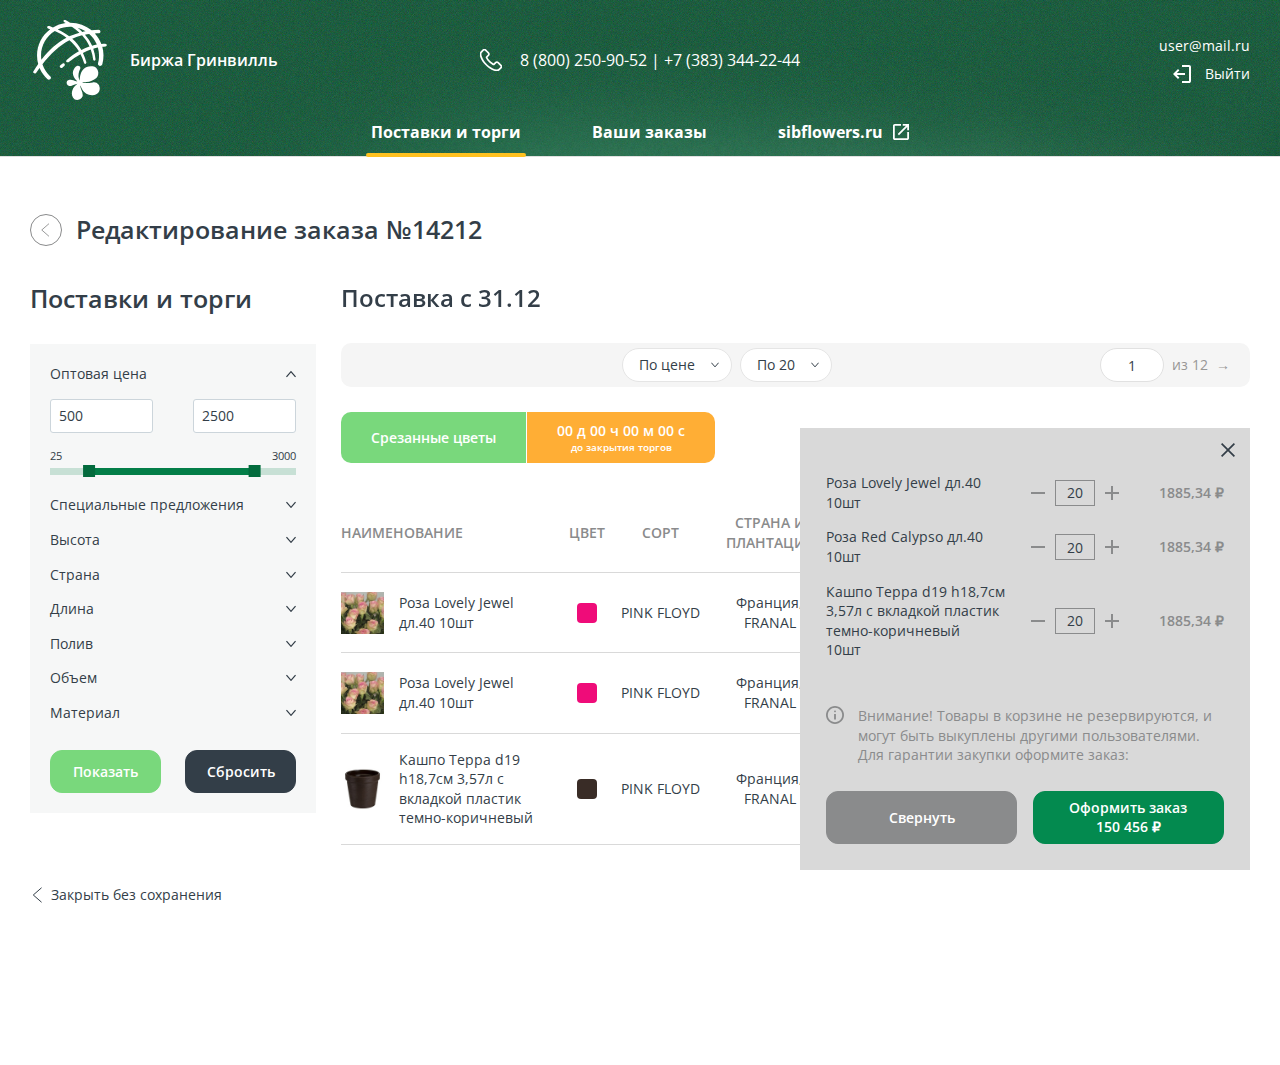
<file: local/templates/main/assets/order-edit.html>
<!DOCTYPE HTML>
<html lang="ru">
<head>
	<title>Биржа Гринвилль</title>
	<meta http-equiv="Content-Type" content="text/html; charset=UTF-8">
	<meta name="author" content="" >
	<meta name="description" content="" >
	<meta name="keywords" content="" >

	<link rel="shortcut icon"  href="/favicon.ico" type="image/x-icon" />
	
	<meta name="viewport" content="width=device-width, maximum-scale=2">

	<link rel="preconnect" href="https://fonts.googleapis.com">
	<link rel="preconnect" href="https://fonts.gstatic.com" crossorigin>
	<link rel="stylesheet" href="https://fonts.googleapis.com/css?family=Open+Sans:300,300i,400,400i,500,500i,600,600i,700,700i,800,800i&family=Roboto:wght@400;500;700&display=swap">

	<link href="css/normalize.css" rel="stylesheet" type="text/css" media="all">
	<link href="css/effects.css" rel="stylesheet" type="text/css" media="all">
	<link href="css/nouislider.css" rel="stylesheet" type="text/css" media="all">
	<link href="css/common.css" rel="stylesheet" type="text/css" media="all">
	<link href="css/responsive.css" rel="stylesheet" type="text/css" media="all">

</head>

<body>
	<svg style="position: absolute; width: 0; height: 0; " width="0" height="0" version="1.1" xmlns="http://www.w3.org/2000/svg" xmlns:xlink="http://www.w3.org/1999/xlink">
		<defs>
			<symbol id="icon-close" viewBox="0 0 13 13">
				<path d="M 1.1213563,0 0,1.1213563 5.3786437,6.5000001 0,11.878644 1.1213563,13 6.5000001,7.6213565 11.878644,13 13,11.878644 7.6213565,6.5000001 13,1.1213563 11.878644,0 6.5000001,5.3786437 Z" />
			</symbol>
			<symbol id="icon-arrow-1" viewBox="0 0 16 16">
				<path d="M 3.4298665,0.75257668 11.710046,7.9977339 3.4298665,15.242891" />
			</symbol>
			<symbol id="icon-logo" viewBox="0 0 70 76">
			    <path d="m 56.530889,71.423272 c 9.68481,-0.29883 8.17115,-13.645904 0.102655,-12.150751 -3.630168,0.59766 -8.171149,1.095042 -10.188021,0 1.814581,-0.100278 2.823017,-0.199554 4.236035,-0.399109 3.227599,-0.29883 6.960422,-1.592423 9.379863,-3.882785 3.126957,-2.9883 2.421455,-10.259497 -3.73081,-11.056712 -1.91623,-0.199554 -3.933102,0 -5.447769,0.597661 -3.832459,1.395877 -6.556846,5.777046 -6.656482,12.848689 -2.320812,-3.885793 -0.606874,-8.465515 0.200278,-10.259498 1.313382,-2.787743 -0.705503,-3.983064 -2.419441,-3.584958 -1.816594,0.398106 -3.530533,3.186853 -4.034751,4.880557 -0.907794,3.186853 0.60486,6.573259 3.428884,9.361002 0.30394,0.497382 0.505224,0.696936 0.505224,0.696936 -3.228605,-1.095042 -5.347126,-1.991531 -7.363998,-1.692702 -3.934108,0.497382 -3.329248,5.577492 -0.202291,5.876322 1.714945,0.198552 3.833466,-0.995765 7.767574,-2.191085 -5.446762,3.684234 -6.456205,9.661837 -4.337684,13.146516 1.91623,3.087577 5.34612,2.988301 7.868216,0.796212 4.135393,-3.584957 -1.916229,-9.660834 -0.705502,-12.250027 1.812568,5.777047 5.849331,9.462284 11.59802,9.263732 z M 27.278194,41.740824 c -0.806145,0.797214 -0.806145,0.696936 -1.613297,1.49415 -1.311369,1.393872 0.705503,3.287131 2.319806,1.79298 0.907793,-0.796211 0.605867,-0.59766 1.412011,-1.194317 1.714946,-1.694707 -0.100642,-3.687242 -2.11852,-2.092813 z M 6.0879541,45.607565 C 5.0825374,46.968344 4.0771206,48.36723 3.0696911,49.808232 2.1618974,51.900043 -0.36019909,50.505168 0.0433766,49.210572 1.5922619,46.660489 3.1753655,44.231743 4.7947003,41.911297 4.06605,39.288011 3.6745514,36.527342 3.6745514,33.673415 3.6745514,23.508179 8.5919349,14.489127 16.206533,8.7993225 15.726469,8.6248379 15.260495,8.4413281 14.770367,8.273863 12.147628,7.3773728 13.458997,5.2865652 15.476876,5.7839468 16.61514,6.1970943 17.71818,6.6202698 18.795053,7.0544759 22.416163,4.8704093 26.519351,3.3913007 30.910375,2.796649 30.603416,2.6311894 30.313566,2.4607158 30.002581,2.2972619 27.581127,1.1019417 29.19543,-0.5907601 31.112666,0.20545152 32.493479,0.96054894 33.808874,1.726677 35.07596,2.5008273 c 0.05837,0 0.114733,-0.00402 0.172099,-0.00402 7.747445,0 14.834677,2.7526459 20.326728,7.3173252 2.076251,-0.2226184 4.205842,-0.3760446 6.403871,-0.4452368 2.418434,0.099276 2.52109,2.8880213 0.606873,3.1878553 -1.348607,0.01505 -2.662996,0.0722 -3.959269,0.15142 2.662996,2.893037 4.776484,6.286463 6.191515,10.017827 1.266081,-0.123343 2.51002,-0.197549 3.715715,-0.20858 1.815587,0.09928 2.016872,2.091811 0.201284,2.590195 -0.999378,0.06117 -2.017878,0.161448 -3.048456,0.286797 0.733683,2.63532 1.134239,5.411029 1.134239,8.277993 0,2.888022 -0.404582,5.677771 -1.111091,8.366239 -1.110085,2.589192 -4.436313,1.692702 -4.13338,-0.796211 0.705503,-2.389639 1.110085,-4.880557 1.009443,-7.570028 0,-2.634317 -0.386467,-5.175376 -1.08895,-7.58206 -1.429121,0.299832 -2.885415,0.667855 -4.378947,1.12312 1.108072,3.179832 1.808542,6.519108 2.137643,10.0449 0.100642,1.892257 -1.91623,1.892257 -2.219164,0.498386 -0.409614,-3.418496 -1.204688,-6.660502 -2.346978,-9.742061 -2.374153,0.846351 -4.843915,1.91532 -7.402243,3.218941 1.314389,2.722563 2.370127,5.621615 3.194387,8.713203 0.401563,1.892255 -1.515673,2.39064 -2.11852,0.89649 -0.89471,-2.967242 -2.022911,-5.761003 -3.380576,-8.381281 -3.613059,2.005571 -7.414319,4.490473 -11.447057,7.585069 -1.714945,0.696936 -3.127963,-0.89649 -1.413018,-2.192089 3.700618,-3.263064 7.513956,-5.938495 11.331319,-8.099498 -2.41441,-3.967019 -5.415563,-7.494818 -8.98434,-10.586405 -9.463397,4.936712 -17.623476,12.597993 -25.6396363,22.837435 1.5035963,4.628857 4.2169133,8.704177 7.7585163,11.88401 1.210727,1.49415 -1.209721,3.685236 -2.924666,2.489917 C 10.412555,53.38416 7.8200083,49.716974 6.0879541,45.60756 Z M 53.533761,25.209906 c -1.755202,-3.822618 -4.11929,-7.366461 -7.084213,-10.629525 -3.262824,0.839331 -6.358581,1.942396 -9.325517,3.297158 3.579848,3.159777 6.448154,6.68156 8.705561,10.600444 2.587514,-1.319665 5.164963,-2.403676 7.704169,-3.268077 z M 53.225795,13.243668 c -1.362697,0.190529 -2.693188,0.428189 -4.003551,0.697938 2.932717,3.300167 5.176034,6.784846 6.803421,10.489135 1.523724,-0.438216 3.02732,-0.797214 4.505756,-1.081002 -1.624367,-3.909861 -4.142438,-7.360445 -7.305626,-10.106071 z M 42.205462,7.4114675 c 1.617322,1.266518 3.115886,2.5601113 4.482609,3.8817825 0.997365,-0.231643 2.01184,-0.441225 3.040404,-0.631755 C 47.427792,9.2305202 44.89865,8.1244479 42.205462,7.4114675 Z M 23.353143,9.0460077 C 27.4986,11.00545 31.129775,13.167456 34.285918,15.556091 37.3384,14.133138 40.543857,12.948848 43.920407,12.008236 41.886426,10.085896 39.620967,8.273863 37.124031,6.568125 36.437651,6.516982 35.745232,6.483891 35.045768,6.483891 30.862067,6.481891 26.900785,7.4034453 23.353143,9.0460077 Z M 7.5080172,33.673415 c 0,1.395878 0.1127193,2.760669 0.3160168,4.097382 C 14.784457,28.702608 22.509761,21.675088 31.607826,16.877762 28.335944,14.449015 24.649416,12.337149 20.563338,10.536147 12.723302,15.323444 7.5080172,23.884224 7.5080172,33.673415 Z" />
			</symbol>
			<symbol id="icon-phone" viewBox="0 0 18 18">
			    <path d="m 3.6054688,-0.25 c -0.5441223,0 -1.0662116,0.22958015 -1.5039063,0.64648438 L 2.0996094,0.3984375 0.69726562,1.796875 C 0.14964815,2.3418559 -0.167866,3.0210464 -0.23242188,3.7871094 v 0.00195 c -0.0745412,0.9364892 0.099755,1.9223158 0.53515626,3.0898437 0.6659002,1.8004722 1.67245782,3.4725299 3.15429692,5.2460939 1.8040103,2.149222 3.9794244,3.843777 6.4589843,5.041016 l 0.00195,0.002 c 0.9403904,0.442952 2.2163584,0.982748 3.6582034,1.076172 h 0.0039 0.0059 c 0.08295,0.0019 0.167966,0.0059 0.261718,0.0059 0.987662,0 1.820094,-0.355231 2.470703,-1.058594 0.0057,-0.0044 0.02084,-0.0106 0.05273,-0.06641 l -0.02539,0.03516 c 0.20454,-0.246013 0.44526,-0.473819 0.705078,-0.724609 0.177109,-0.170064 0.357873,-0.34785 0.533203,-0.529297 0.435186,-0.452112 0.667169,-0.987134 0.666016,-1.525391 -0.0012,-0.538256 -0.236516,-1.068238 -0.677734,-1.507812 l -2.246094,-2.236328 c -0.41978,-0.436306 -0.946327,-0.681641 -1.498047,-0.681641 -0.552068,0 -1.077211,0.246276 -1.507812,0.675781 v -0.002 l -1.210938,1.207032 c -0.07173,-0.03745 -0.14448,-0.07768 -0.212891,-0.111329 h -0.002 c -0.148264,-0.07463 -0.278104,-0.141739 -0.386718,-0.210937 l -0.002,-0.002 C 9.3103044,10.756786 8.2229049,9.7692892 7.1777344,8.4921875 6.6943415,7.8820056 6.3905687,7.3778749 6.1542969,6.8710937 6.4541453,6.5926053 6.743003,6.3089996 7.015625,6.03125 h 0.00195 V 6.0293 C 7.1270134,5.9159532 7.2428671,5.8020547 7.359375,5.6855469 H 7.357425 C 7.7992227,5.2459277 8.0546875,4.7154774 8.0546875,4.1660156 8.0546875,3.6188112 7.8049426,3.0864012 7.359375,2.6464844 L 7.357425,2.6445344 6.2441437,1.5351593 h -0.00195 C 6.1129833,1.4069383 5.9918335,1.2809771 5.8652344,1.1503906 h -0.00195 v -0.00195 C 5.6174307,0.89661491 5.3586389,0.6355564 5.0996094,0.39648438 4.6747742,-0.01954592 4.153871,-0.25 3.6054688,-0.25 Z m 0,0.5 C 4.0170656,0.25 4.4028359,0.41393731 4.75,0.75390625 l 0.00195,0.001953 0.00391,0.003906 c 0.2489609,0.22943462 0.5037518,0.48605125 0.75,0.73828125 0.1274,0.1314136 0.2519695,0.2588436 0.384765,0.3906254 L 7.0058594,3 v 0.00195 c 0.3711309,0.3656865 0.5488281,0.7661158 0.5488281,1.1640625 0,0.3965373 -0.1806298,0.7996356 -0.5488281,1.1660156 C 6.8903675,5.4475232 6.7727677,5.5629845 6.6582031,5.6816406 6.3400847,6.0057357 6.0146335,6.3340949 5.6699219,6.6445312 L 5.5371094,6.765625 5.609375,6.9296875 c 0.2619399,0.6021486 0.635189,1.1902348 1.1796875,1.8769531 l 0.00195,0.00195 c 1.0724939,1.3104884 2.2012836,2.3399824 3.4472655,3.1269534 0.138962,0.08853 0.284567,0.161315 0.433594,0.236328 h 0.002 c 0.117432,0.05774 0.242413,0.121329 0.361328,0.1875 l 0.164063,0.0918 1.472656,-1.466797 c 0.355398,-0.354494 0.750319,-0.529297 1.15625,-0.529297 0.406279,0 0.796452,0.171651 1.138672,0.527344 v 0.002 l 2.251953,2.244141 c 0.363781,0.362425 0.530403,0.759054 0.53125,1.154297 8.46e-4,0.394695 -0.164618,0.800332 -0.525391,1.175781 -0.168669,0.174553 -0.346593,0.347689 -0.521484,0.515625 -0.258181,0.249209 -0.512728,0.491592 -0.742187,0.767578 v 0.002 l -0.0039,0.0039 -0.002,0.002 -0.002,0.002 C 15.38662,17.464485 14.721403,17.75 13.847656,17.75 c -0.07519,0 -0.153559,-0.0037 -0.240234,-0.0059 C 12.27127,17.65752 11.054468,17.14985 10.130859,16.714803 7.7154396,15.548153 5.5992372,13.900755 3.8398438,11.804688 2.3856858,10.064255 1.4155829,8.4466024 0.77148437,6.7050781 0.35288649,5.5826084 0.19816632,4.675634 0.265625,3.828125 0.321017,3.1708066 0.57921229,2.6191857 1.0507812,2.1503906 L 2.4472656,0.75976562 C 2.8095701,0.41467061 3.199592,0.25 3.6054688,0.25 Z m 0.00195,0.4140625 c -0.3095859,0 -0.6109391,0.14367951 -0.8632813,0.3867187 l -0.00195,0.00195 -1.3945313,1.3886719 C 0.95181291,2.836147 0.73126114,3.3163529 0.68164062,3.8632813 v 0.00195 c -0.0637315,0.796644 0.0912111,1.6612281 0.48437498,2.7089843 0.6329656,1.6998351 1.5907913,3.2857928 3.0019531,4.9765624 1.7180602,2.048301 3.7916828,3.662515 6.1523443,4.800781 l 0.002,0.002 c 0.86706,0.411297 2.035653,0.904853 3.318359,0.986328 0.06448,0.004 0.136521,0.0078 0.210938,0.0078 0.716631,0 1.316148,-0.251803 1.787109,-0.757812 l 0.0039,-0.0059 0.0059,-0.0039 c 0.236457,-0.282224 0.501051,-0.537416 0.763671,-0.791015 0.17691,-0.168869 0.34227,-0.331207 0.503907,-0.501954 0.258039,-0.267073 0.413675,-0.568396 0.416015,-0.884765 0.0023,-0.31637 -0.151509,-0.616925 -0.408203,-0.873047 l -2.25,-2.240234 c -0.172259,-0.182879 -0.458417,-0.408204 -0.845703,-0.408204 -0.31526,0 -0.611813,0.153979 -0.861328,0.402344 l -1.400391,1.396485 c -0.0643,0.06327 -0.189175,0.18164 -0.382812,0.18164 -0.07698,0 -0.155495,-0.01839 -0.25,-0.06641 l -0.0039,-0.002 -0.0039,-0.002 c 0.0046,0.0021 -0.01016,-0.0066 -0.01172,-0.0078 l -0.02149,-0.01172 c -0.130295,-0.08093 -0.267322,-0.151227 -0.410156,-0.222656 l -0.002,-0.002 c -0.163694,-0.08384 -0.327336,-0.160983 -0.470703,-0.253906 v -0.002 h -0.002 C 8.7296712,11.482736 7.5676625,10.432713 6.4589844,9.0703125 5.8450521,8.2998667 5.4592553,7.6670715 5.1816406,7.0019531 l -0.00195,-0.00586 -0.00195,-0.00781 C 5.1454852,6.8919636 5.126175,6.8025219 5.1367187,6.7167969 5.1472625,6.6310719 5.1798709,6.5404371 5.3027344,6.4179687 l 0.00586,-0.00781 h 0.00195 c 0.0042,-0.0037 0.00753,-0.00802 0.011719,-0.011719 0.3633775,-0.3209971 0.6900598,-0.6538919 1.0332031,-1 C 6.4729926,5.2809137 6.5881613,5.1628092 6.703125,5.0488281 h 0.00195 c 0.2615302,-0.2604029 0.4257813,-0.5574202 0.4257813,-0.875 0,-0.3182066 -0.1642511,-0.614597 -0.4257813,-0.875 L 5.5878906,2.1875 C 5.4548706,2.0514959 5.3252811,1.92294 5.2011719,1.7949219 l -0.00195,-0.00195 C 4.9459512,1.5367099 4.7087333,1.2917261 4.4511719,1.0546875 l 0.00781,0.00977 C 4.2114615,0.81228193 3.9150242,0.6640625 3.6074219,0.6640625 Z m 0,0.5 c 0.1503972,0 0.317617,0.068172 0.4960937,0.25 l 0.00391,0.00391 0.00391,0.00586 c 0.2444381,0.224961 0.47769,0.4629626 0.7324219,0.7207032 0.1286459,0.1326471 0.2590345,0.2619475 0.3886719,0.3945312 l 0.00195,0.00195 1.1171875,1.1113282 c 0.2024693,0.2015966 0.2792969,0.3756914 0.2792969,0.5214843 0,0.1444198 -0.076828,0.3179347 -0.2792969,0.5195313 C 6.2325264,4.811378 6.1164291,4.9304459 6.0019531,5.0449219 v 0.00195 C 5.6534203,5.3984124 5.3316735,5.725901 4.9804687,6.0351562 l -0.00586,0.00391 -0.00586,0.00586 c 8.225e-4,-8.225e-4 -0.01057,0.010569 -0.017578,0.017578 -7.401e-4,7.377e-4 -0.00122,0.00121 -0.00195,0.00195 C 4.7625303,6.251426 4.664487,6.4622415 4.640625,6.65625 c -0.023768,0.1932476 0.020077,0.3590024 0.0625,0.4863281 3.353e-4,0.00101 -3.352e-4,0.00291 0,0.00391 0.00626,0.018857 0.014399,0.03911 0.013672,0.037109 l 0.00195,0.00586 0.00195,0.00391 c 0.2980778,0.7141447 0.7147284,1.3950115 1.3496094,2.1914062 v 0.00195 c 1.1373196,1.3975967 2.3420658,2.4864537 3.6699219,3.3261727 0.1791165,0.115811 0.3588887,0.201923 0.5136717,0.28125 h 0.002 c 0.148808,0.0744 0.281619,0.143764 0.390625,0.21289 l 0.0098,0.0059 0.01172,0.0059 c -0.0053,-0.0027 0.01182,0.0078 0.03906,0.02148 5.91e-4,3.01e-4 0.0014,-2.99e-4 0.002,0 0.152967,0.07741 0.314213,0.121094 0.47461,0.121094 0.405555,0 0.668433,-0.261244 0.734375,-0.326172 h 0.002 l 1.400391,-1.396484 c 0.184484,-0.183634 0.357073,-0.257813 0.507812,-0.257813 0.180713,0 0.360729,0.124832 0.480469,0.251954 l 0.0039,0.002 2.259766,2.248047 c 0.192305,0.191877 0.260925,0.358744 0.259765,0.515625 -0.0012,0.15688 -0.07643,0.335089 -0.27539,0.541015 l -0.002,0.002 c -0.153773,0.162533 -0.313878,0.319853 -0.488281,0.486328 l -0.002,0.002 c -0.258246,0.249374 -0.534105,0.513303 -0.791015,0.818359 -0.389039,0.41799 -0.814509,0.599609 -1.421875,0.599609 -0.05358,0 -0.116173,-0.0038 -0.179688,-0.0078 -1.173291,-0.07452 -2.285827,-0.536752 -3.134766,-0.939453 v 0.002 C 8.2401953,14.794815 6.2264893,13.225643 4.5527344,11.230469 3.1683466,9.5717781 2.2458034,8.0399876 1.6347656,6.3984375 1.2579303,5.3941958 1.1234191,4.6096045 1.1796875,3.90625 1.2203526,3.4621006 1.3794794,3.1157182 1.7011719,2.7949219 l 1.390625,-1.3847657 0.00195,-0.00195 C 3.2745594,1.2349728 3.453712,1.1640625 3.6074219,1.1640625 Z M 3.648,11.965 c 1.782,2.123 3.928,3.794 6.376,4.976 0.932,0.439 2.179,0.963 3.568,1.053 0.087,0.002 0.169,0.006 0.255,0.006 0.932,0 1.682,-0.32 2.291,-0.98 0.004,-0.004 0.012,-0.012 0.016,-0.019 0.217,-0.261 0.464,-0.496 0.723,-0.746 0.176,-0.169 0.355,-0.344 0.527,-0.522 0.797,-0.828 0.797,-1.88 -0.008,-2.682 l -2.25,-2.241 c -0.381,-0.396 -0.838,-0.605 -1.317,-0.605 -0.479,0 -0.94,0.21 -1.333,0.602 l -1.34,1.334 C 11.032,12.072 10.905,12.007 10.785,11.948 10.636,11.873 10.497,11.803 10.373,11.724 9.152,10.953 8.044,9.945 6.985,8.651 6.449,7.975 6.089,7.407 5.838,6.83 6.19,6.513 6.519,6.181 6.838,5.856 6.95,5.74 7.066,5.625 7.182,5.509 7.587,5.106 7.804,4.639 7.804,4.166 7.804,3.693 7.591,3.226 7.182,2.823 L 6.067,1.712 C 5.936,1.582 5.812,1.455 5.685,1.324 5.438,1.071 5.18,0.81 4.925,0.575 4.539,0.197 4.086,0 3.606,0 3.131,0 2.674,0.197 2.274,0.578 l -1.4,1.395 C 0.364,2.48 0.076,3.096 0.016,3.808 -0.055,4.7 0.11,5.647 0.537,6.792 1.192,8.563 2.18,10.208 3.648,11.965 Z M 0.93,3.886 C 0.975,3.39 1.166,2.976 1.525,2.618 L 2.918,1.231 C 3.135,1.022 3.375,0.914 3.607,0.914 3.836,0.914 4.068,1.022 4.281,1.239 4.532,1.47 4.768,1.712 5.022,1.969 5.149,2.1 5.28,2.23 5.412,2.365 L 6.528,3.476 C 6.76,3.707 6.88,3.942 6.88,4.174 6.88,4.405 6.76,4.64 6.528,4.871 6.411,4.987 6.295,5.106 6.179,5.222 5.831,5.573 5.505,5.905 5.145,6.222 5.138,6.229 5.134,6.232 5.127,6.24 4.816,6.55 4.865,6.844 4.94,7.068 c 0.003,0.011 0.007,0.019 0.011,0.03 0.288,0.69 0.689,1.346 1.314,2.13 1.123,1.38 2.306,2.45 3.609,3.274 0.162,0.105 0.334,0.187 0.494,0.269 0.15,0.075 0.289,0.146 0.412,0.224 0.016,0.008 0.026,0.016 0.041,0.023 0.124,0.063 0.244,0.093 0.363,0.093 0.3,0 0.494,-0.19 0.559,-0.254 l 1.4,-1.396 c 0.217,-0.216 0.452,-0.331 0.685,-0.331 0.284,0 0.517,0.176 0.663,0.331 l 2.257,2.245 c 0.449,0.448 0.446,0.934 -0.011,1.407 -0.158,0.167 -0.322,0.328 -0.498,0.496 -0.262,0.253 -0.535,0.514 -0.783,0.81 -0.43,0.462 -0.943,0.679 -1.605,0.679 -0.064,0 -0.131,-0.004 -0.195,-0.008 C 12.428,17.012 11.287,16.534 10.429,16.127 8.1,15.004 6.056,13.413 4.36,11.391 2.962,9.716 2.023,8.157 1.401,6.486 1.016,5.46 0.87,4.636 0.93,3.886 Z" />
			</symbol>
			<symbol id="icon-login" viewBox="0 0 18 18">
			    <path d="M 9 0 L 9 2 L 16 2 L 16 16 L 9 16 L 9 18 L 16 18 C 16.549999 18 17.02041 17.803809 17.412109 17.412109 C 17.803809 17.02041 18 16.549999 18 16 L 18 2 C 18 1.4500005 17.803809 0.97955723 17.412109 0.58789062 C 17.02041 0.19622402 16.549999 0 16 0 L 9 0 z M 7 4 L 5.625 5.4492188 L 8.1757812 8 L 0 8 L 0 10 L 8.1757812 10 L 5.625 12.550781 L 7 14 L 12 9 L 7 4 z " />
			</symbol>
			<symbol id="icon-logout" viewBox="0 0 18 18">
			    <path d="M 9 0 L 9 2 L 16 2 L 16 16 L 9 16 L 9 18 L 16 18 C 16.549998 18 17.020411 17.803809 17.412109 17.412109 C 17.803809 17.020411 18 16.549998 18 16 L 18 2 C 18 1.450001 17.803809 0.97955684 17.412109 0.58789062 C 17.020411 0.19622442 16.549998 0 16 0 L 9 0 z M 5 4 L 0 9 L 5 14 L 6.375 12.550781 L 3.8242188 10 L 12 10 L 12 8 L 3.8242188 8 L 6.375 5.4492188 L 5 4 z " />
			</symbol>
			<symbol id="icon-link-outer" viewBox="0 0 18 18">
			    <path d="M2 18C1.45 18 0.979167 17.8042 0.5875 17.4125C0.195833 17.0208 0 16.55 0 16V2C0 1.45 0.195833 0.979167 0.5875 0.5875C0.979167 0.195833 1.45 0 2 0H9V2H2V16H16V9H18V16C18 16.55 17.8042 17.0208 17.4125 17.4125C17.0208 17.8042 16.55 18 16 18H2ZM6.7 12.7L5.3 11.3L14.6 2H11V0H18V7H16V3.4L6.7 12.7Z" />
			</symbol>
			<symbol id="icon-box" viewBox="0 0 18 18">
			    <path d="m 9,0.09570306 c -0.2858994,0 -0.5560242,0.07193016 -0.8085938,0.21679688 L 1.8085937,3.9921874 C 1.5560442,4.1370572 1.3577935,4.3333017 1.2148437,4.5820311 1.0718939,4.8307507 1,5.1008955 1,5.3906249 v 7.2187501 c 0,0.2898 0.071894,0.559894 0.2148437,0.808594 0.1429498,0.2487 0.3412005,0.444945 0.59375,0.589843 l 6.3828125,3.677735 c 0.2525696,0.1449 0.5226944,0.21875 0.8085938,0.21875 0.2858994,0 0.5560242,-0.07385 0.8085938,-0.21875 l 6.3828122,-3.677735 c 0.2526,-0.144898 0.45075,-0.341143 0.59375,-0.589843 C 16.928056,13.169269 17,12.899175 17,12.609375 V 5.3906249 C 17,5.1008955 16.92806,4.8307507 16.785156,4.5820311 16.642156,4.3333017 16.444006,4.1370572 16.191406,3.9921874 L 9.8085938,0.31249994 C 9.5560242,0.16763322 9.2858994,0.09570306 9,0.09570306 Z M 9,1.0761718 c 0.1025698,0 0.206024,0.033556 0.3085938,0.097656 l 6.1171872,3.5390625 -2.714843,1.5625 -6.4101568,-3.7265625 2.390625,-1.375 C 8.793976,1.1097282 8.8974302,1.0761718 9,1.0761718 Z M 5.2753906,3.1464843 11.699219,6.8593749 9,8.4277343 2.5742188,4.7128905 Z M 2,5.5234374 8.5,9.2871093 V 16.712891 L 2.3085938,13.123047 C 2.206024,13.058947 2.1274617,12.982278 2.0761719,12.892578 2.0248919,12.802878 2,12.706116 2,12.603516 Z m 14,0 v 7.0800786 c 0,0.1026 -0.02487,0.199362 -0.07617,0.289062 -0.0513,0.0897 -0.129822,0.166369 -0.232422,0.230469 L 9.5,16.712891 V 9.2871093 Z" />
			</symbol>
			<symbol id="icon-info" viewBox="0 0 20 20">
			    <path d="M 10 0 C 8.6166714 -7.4014794e-17 7.3162782 0.2621099 6.0996094 0.78710938 C 4.8829406 1.3121089 3.8257804 2.0257821 2.9257812 2.9257812 C 2.0257822 3.8257803 1.3121088 4.8829406 0.78710938 6.0996094 C 0.2621099 7.3162782 0 8.6166714 0 10 C -7.4014794e-17 11.383299 0.2621099 12.683692 0.78710938 13.900391 C 1.3121089 15.117089 2.0257821 16.17422 2.9257812 17.074219 C 3.8257803 17.974218 4.8829406 18.687891 6.0996094 19.212891 C 7.3162782 19.73789 8.6166714 20 10 20 C 11.383299 20 12.683692 19.73789 13.900391 19.212891 C 15.117089 18.687891 16.17422 17.974218 17.074219 17.074219 C 17.974218 16.17422 18.687891 15.117089 19.212891 13.900391 C 19.73789 12.683692 20 11.383299 20 10 C 20 8.6166714 19.73789 7.3162782 19.212891 6.0996094 C 18.687891 4.8829406 17.974218 3.8257804 17.074219 2.9257812 C 16.17422 2.0257822 15.117089 1.3121088 13.900391 0.78710938 C 12.683692 0.2621099 11.383299 0 10 0 z M 10 2 C 12.233298 2 14.125783 2.7742203 15.675781 4.3242188 C 17.22578 5.8742172 18 7.7666722 18 10 C 18 12.233298 17.22578 14.125783 15.675781 15.675781 C 14.125783 17.22578 12.233298 18 10 18 C 7.7666722 18 5.8742172 17.22578 4.3242188 15.675781 C 2.7742203 14.125783 2 12.233298 2 10 C 2 7.7666722 2.7742203 5.8742172 4.3242188 4.3242188 C 5.8742172 2.7742203 7.7666722 2 10 2 z M 10 5 C 9.7166703 5 9.4787792 5.0954396 9.2871094 5.2871094 C 9.0954396 5.4787792 9 5.7166703 9 6 C 9 6.2833297 9.0954396 6.5212208 9.2871094 6.7128906 C 9.4787792 6.9045604 9.7166703 7 10 7 C 10.2833 7 10.521191 6.9045604 10.712891 6.7128906 C 10.90459 6.5212208 11 6.2833297 11 6 C 11 5.7166703 10.90459 5.4787792 10.712891 5.2871094 C 10.521191 5.0954396 10.2833 5 10 5 z M 9 9 L 9 15 L 11 15 L 11 9 L 9 9 z " />
			</symbol>
			<symbol id="icon-filter" viewBox="0 0 24 24">
			    <path d="M 19.2,0 C 17.645573,0 16.307425,1.0075354 15.808594,2.4 H 2.4 A 1.2,1.2 0 0 0 1.2,3.6 1.2,1.2 0 0 0 2.4,4.8 H 15.808594 C 16.307425,6.1924646 17.645573,7.2 19.2,7.2 21.174007,7.2 22.8,5.5740077 22.8,3.6 22.8,1.6259923 21.174007,0 19.2,0 Z m 0,2.4 c 0.676954,0 1.2,0.5230462 1.2,1.2 0,0.6769538 -0.523046,1.2 -1.2,1.2 C 18.523046,4.8 18,4.2769538 18,3.6 18,2.9230462 18.523046,2.4 19.2,2.4 Z m -7.2,6 c -1.554427,0 -2.892575,1.007535 -3.391406,2.4 H 2.4 A 1.2,1.2 0 0 0 1.2,12 1.2,1.2 0 0 0 2.4,13.2 h 6.208594 c 0.498831,1.392464 1.836979,2.4 3.391406,2.4 1.554427,0 2.892575,-1.007536 3.391406,-2.4 H 21.6 A 1.2,1.2 0 0 0 22.8,12 1.2,1.2 0 0 0 21.6,10.8 H 15.391406 C 14.892575,9.407535 13.554427,8.4 12,8.4 Z m 0,2.4 c 0.676954,0 1.2,0.523046 1.2,1.2 0,0.676954 -0.523046,1.2 -1.2,1.2 -0.676954,0 -1.2,-0.523046 -1.2,-1.2 0,-0.676954 0.523046,-1.2 1.2,-1.2 z m -7.2,6 c -1.9740077,0 -3.6,1.625993 -3.6,3.6 0,1.974007 1.6259923,3.6 3.6,3.6 1.5544278,0 2.892575,-1.007536 3.3914063,-2.4 H 21.6 a 1.2,1.2 0 0 0 1.2,-1.2 1.2,1.2 0 0 0 -1.2,-1.2 H 8.1914063 C 7.692575,17.807536 6.3544278,16.8 4.8,16.8 Z m 0,2.4 c 0.6769538,0 1.2,0.523046 1.2,1.2 0,0.676954 -0.5230462,1.2 -1.2,1.2 -0.6769538,0 -1.2,-0.523046 -1.2,-1.2 0,-0.676954 0.5230462,-1.2 1.2,-1.2 z" />
			</symbol>
			<symbol id="icon-email" viewBox="0 0 44 44">
				<path d="M 6,6 C 2.6933005,6 0,8.6933005 0,12 v 20 c 0,3.306699 2.6933005,6 6,6 h 32 c 3.306699,0 6,-2.693301 6,-6 V 12 C 44,8.6933005 41.306699,6 38,6 Z m 0,2 h 32 c 0.752107,0 1.448308,0.2055596 2.044922,0.5566406 L 25.751953,23.027344 c -1.9488,1.973154 -5.097224,1.993993 -7.070312,0.04492 L 3.9746094,8.5449219 C 4.5668816,8.2009955 5.2561754,8 6,8 Z M 2.5566406,9.9550781 16.105469,23.339844 2.6464844,34.193359 C 2.2389251,33.56573 2,32.815198 2,32 V 12 C 2,11.247893 2.2055596,10.551692 2.5566406,9.9550781 Z M 41.455078,9.9746094 C 41.799004,10.566882 42,11.256175 42,12 v 20 c 0,0.815198 -0.238925,1.56573 -0.646484,2.193359 L 28.095703,23.501953 Z M 17.552734,24.742188 c 2.580834,2.292177 6.465601,2.347725 9.101563,0.167968 L 39.851562,35.552734 C 39.299702,35.836926 38.671613,36 38,36 H 6 C 5.3283869,36 4.7002975,35.836926 4.1484375,35.552734 Z" />
			</symbol>
			<symbol id="icon-moderation" viewBox="0 0 22 22">
				<path d="M7.6 21.5L5.7 18.3L2.1 17.5L2.45 13.8L0 11L2.45 8.2L2.1 4.5L5.7 3.7L7.6 0.5L11 1.95L14.4 0.5L16.3 3.7L19.9 4.5L19.55 8.2L22 11L19.55 13.8L19.9 17.5L16.3 18.3L14.4 21.5L11 20.05L7.6 21.5ZM8.45 18.95L11 17.85L13.6 18.95L15 16.55L17.75 15.9L17.5 13.1L19.35 11L17.5 8.85L17.75 6.05L15 5.45L13.55 3.05L11 4.15L8.4 3.05L7 5.45L4.25 6.05L4.5 8.85L2.65 11L4.5 13.1L4.25 15.95L7 16.55L8.45 18.95ZM11 16C11.2833 16 11.5208 15.9042 11.7125 15.7125C11.9042 15.5208 12 15.2833 12 15C12 14.7167 11.9042 14.4792 11.7125 14.2875C11.5208 14.0958 11.2833 14 11 14C10.7167 14 10.4792 14.0958 10.2875 14.2875C10.0958 14.4792 10 14.7167 10 15C10 15.2833 10.0958 15.5208 10.2875 15.7125C10.4792 15.9042 10.7167 16 11 16ZM10 12H12V6H10V12Z" />
			</symbol>
			<symbol id="icon-confirmation" viewBox="0 0 22 22">
				<path d="M7.6 21.5L5.7 18.3L2.1 17.5L2.45 13.8L0 11L2.45 8.2L2.1 4.5L5.7 3.7L7.6 0.5L11 1.95L14.4 0.5L16.3 3.7L19.9 4.5L19.55 8.2L22 11L19.55 13.8L19.9 17.5L16.3 18.3L14.4 21.5L11 20.05L7.6 21.5ZM8.45 18.95L11 17.85L13.6 18.95L15 16.55L17.75 15.9L17.5 13.1L19.35 11L17.5 8.85L17.75 6.05L15 5.45L13.55 3.05L11 4.15L8.4 3.05L7 5.45L4.25 6.05L4.5 8.85L2.65 11L4.5 13.1L4.25 15.95L7 16.55L8.45 18.95ZM9.95 14.55L15.6 8.9L14.2 7.45L9.95 11.7L7.8 9.6L6.4 11L9.95 14.55Z" />
			</symbol>
			<symbol id="icon-cancellation" viewBox="0 0 22 22">
				<path d="M 7.4,16 11,12.4 14.6,16 16,14.6 12.4,11 16,7.4 14.6,6 11,9.6 7.4,6 6,7.4 9.6,11 6,14.6 Z M 4,20 C 3.45,20 2.979167,19.8042 2.5875,19.4125 2.195833,19.0208 2,18.55 2,18 V 4 C 2,3.45 2.195833,2.979167 2.5875,2.5875 2.979167,2.195833 3.45,2 4,2 h 14 c 0.55,0 1.0208,0.195833 1.4125,0.5875 C 19.8042,2.979167 20,3.45 20,4 v 14 c 0,0.55 -0.1958,1.0208 -0.5875,1.4125 C 19.0208,19.8042 18.55,20 18,20 Z M 4,18 H 18 V 4 H 4 Z" />
			</symbol>
			<symbol id="icon-edit" viewBox="0 0 22 22">
				<path d="M 4,18 H 5.425 L 15.2,8.225 13.775,6.8 4,16.575 Z M 2,20 V 15.75 L 15.2,2.575 C 15.4,2.391667 15.6208,2.25 15.8625,2.15 16.1042,2.05 16.3583,2 16.625,2 16.8917,2 17.15,2.05 17.4,2.15 17.65,2.25 17.8667,2.4 18.05,2.6 L 19.425,4 c 0.2,0.18333 0.3458,0.4 0.4375,0.65 C 19.9542,4.9 20,5.15 20,5.4 20,5.66667 19.9542,5.92083 19.8625,6.1625 19.7708,6.40417 19.625,6.625 19.425,6.825 L 6.25,20 Z M 14.475,7.525 13.775,6.8 15.2,8.225 Z" />
			</symbol>
	
			<symbol id="icon-social-telegram" viewBox="0 0 24 24">
			    <path d="M 21.786808,5.2482784 18.816085,19.258056 c -0.224103,0.988767 -0.808565,1.234843 -1.639147,0.769041 l -4.526357,-3.335459 -2.184086,2.100572 c -0.241699,0.241699 -0.443829,0.443873 -0.909631,0.443873 l 0.325169,-4.609852 8.389141,-7.5805486 c 0.364737,-0.325212 -0.07909,-0.50537 -0.566911,-0.180159 L 7.333193,13.395782 2.86836,11.998333 C 1.897145,11.695094 1.879593,11.027117 3.070491,10.561316 L 20.534318,3.8333044 c 0.808565,-0.303239 1.516109,0.180158 1.252438,1.415 z" />
			</symbol>
			<symbol id="icon-social-youtube" viewBox="0 0 24 24">
			    <path d="M 23.498493,6.2028664 C 24,8.0866744 24,12.017037 24,12.017037 c 0,0 0,3.930394 -0.501507,5.814215 -0.276031,1.039278 -1.089274,1.823726 -2.121859,2.101473 C 19.504972,20.437493 12,20.437493 12,20.437493 c 0,0 -7.504963,0 -9.376634,-0.504768 C 1.590781,19.654978 0.77754,18.87053 0.501507,17.831252 0,15.947444 0,12.017037 0,12.017037 c 0,0 0,-3.9303496 0.501507,-5.8141706 0.27603,-1.039322 1.089274,-1.857802 2.121859,-2.135592 C 4.495028,3.5625064 12,3.5625064 12,3.5625064 c 0,0 7.505007,0 9.376634,0.504768 1.032585,0.277747 1.845826,1.09627 2.121859,2.135592 z M 9.545449,15.58552 15.818144,12.017116 9.545449,8.4485414 v 7.1369656 z" />
			</symbol>
			<symbol id="icon-social-vk" viewBox="0 0 24 24">
			    <path d="m 23.296629,5.9223854 c -0.325212,1.507313 -3.484847,5.9545756 -3.489268,5.9589706 -0.272426,0.439452 -0.382289,0.659178 0,1.151374 0.149431,0.210928 3.476093,3.366185 3.968288,4.899891 0.215306,0.729472 -0.158229,1.09863 -0.8965,1.09863 h -2.58839 c -0.984347,0 -1.274411,-0.786637 -3.03222,-2.544445 -1.538082,-1.480919 -2.19726,-1.674295 -2.579548,-1.674295 -0.826206,0 -0.676774,0.276846 -0.676774,3.212377 0,0.637205 -0.202131,1.006363 -1.850076,1.006363 -2.742199,0 -5.756823,-1.665541 -7.896955,-4.737294 C 1.042765,9.7939674 0.163861,6.3882134 0.163861,5.7026684 c 0,-0.386709 0.149431,-0.733893 0.887701,-0.733893 h 2.588391 c 0.663555,0 0.914052,0.290021 1.168925,1.006362 1.265614,3.691398 3.401377,6.9169316 4.280281,6.9169316 0.329589,0 0.478977,-0.153808 0.478977,-0.988767 V 8.0888674 c -0.09664,-1.757809 -1.028292,-1.902819 -1.028292,-2.52685 0,-0.285644 0.246076,-0.59326 0.659178,-0.59326 h 4.06931 c 0.544938,0 0.729517,0.294441 0.729517,0.953619 v 5.1284066 c 0,0.549315 0.250453,0.742647 0.413059,0.742647 0.329589,0 0.606435,-0.193332 1.208493,-0.79539 1.863294,-2.0830206 3.181651,-5.2953976 3.181651,-5.2953976 0.162606,-0.386709 0.465801,-0.733894 1.12498,-0.733894 h 2.58839 c 0.782216,0 0.944822,0.404305 0.782216,0.95362 z" />
			</symbol>
			<symbol id="icon-social-ok" viewBox="0 0 24 24">
			    <path d="m 17.056174,15.424227 c -1.204072,0.764664 -2.860816,1.067859 -3.955069,1.182143 l 0.918472,0.905254 3.353012,3.353011 c 1.226088,1.256859 -0.769042,3.221175 -2.008305,2.008305 -0.839337,-0.852555 -2.069803,-2.083021 -3.353012,-3.366186 l -3.35301,3.361809 C 7.418998,24.077056 5.423912,22.095101 6.663131,20.860258 7.515686,20.007703 8.732977,18.777237 10.016186,17.507247 L 10.92144,16.601949 C 9.840405,16.487709 8.157268,16.202065 6.940021,15.41985 5.507381,14.497 4.878974,13.956439 5.432666,12.827082 5.757877,12.185455 6.649956,11.644938 7.8321,12.576585 c 0,0 1.595203,1.269991 4.170375,1.269991 2.575215,0 4.170418,-1.269991 4.170418,-1.269991 1.182144,-0.92727 2.069802,-0.391129 2.399391,0.250497 0.544938,1.129357 -0.08347,1.669918 -1.51611,2.597145 z M 6.298377,6.4462204 c 0,-3.15088 2.561997,-5.69969402 5.699694,-5.69969402 3.137698,0 5.699695,2.54882302 5.699695,5.69969402 0,3.137661 -2.561997,5.6864656 -5.699695,5.6864656 -3.137697,0 -5.699694,-2.5488216 -5.699694,-5.6864656 z m 2.900384,0 c 0,1.542459 1.25686,2.799318 2.799319,2.799318 1.542459,0 2.799319,-1.256859 2.799319,-2.799318 0,-1.555678 -1.25686,-2.812493 -2.799319,-2.812493 -1.542459,0 -2.799319,1.256815 -2.799319,2.812493 z" />
			</symbol>
			<symbol id="icon-social-dzen" viewBox="0 0 24 24">
			    <path d="M 14.470373,9.741385 C 16.130559,11.400723 18.609826,11.714974 23,11.774266 22.881417,5.9441342 18.237978,1.2371694 12.435798,1.0101643 c 0.05252,4.5155353 0.350673,7.0464714 2.034575,8.7312207 z m -4.728141,0 C 11.427828,8.0557887 11.724291,5.5223116 11.777654,1 5.8746776,1.1177376 1.1185847,5.8729834 1,11.77596 5.5231586,11.72344 8.0557887,11.426134 9.741385,9.740538 Z m 4.728141,4.72814 c -1.657645,1.658492 -1.972741,4.136066 -2.03288,8.519462 5.731028,-0.226157 10.326183,-4.821313 10.552343,-10.551494 -4.383398,0.05929 -6.860971,0.374388 -8.519463,2.03288 z m -4.728141,0 C 8.0566357,12.785623 5.5265468,12.487468 1.0110114,12.434952 1.2380164,18.23713 5.9449815,22.881417 11.774266,23 11.71497,18.608978 11.401571,16.129711 9.741385,14.470373 Z" />
			</symbol>
	
		</defs>
	</svg>

	<div class="page">
		<header class="header">
			<div class="cnt header__cnt">
				<div class="header__grid header__grid_1">
					<div class="header__grid-item header__grid-item_1">
						<a href="#" class="logo-main">
							<svg class="icon logo-main__canvas"><use xlink:href="#icon-logo"></use></svg>
							<div class="logo-main__text">
								Биржа Гринвилль
							</div>
						</a>
					</div>
					<div class="header__grid-item header__grid-item_2">
						<div class="contacts-header js-contacts-header">
							<svg class="icon contacts-header__icon"><use xlink:href="#icon-phone"></use></svg>
							<div class="contacts-header__value">
								<a href="tel:88002509052" class="contacts-header__value-item">
									8 (800) 250-90-52
								</a>
								<span class="contacts-header__value-separator">
									|
								</span>
								<a href="tel:+73833442244" class="contacts-header__value-item">
									+7 (383) 344-22-44
								</a>
							</div>
						</div>
					</div>
					<div class="header__grid-item header__grid-item_3">
						<div class="user-header">
							<div class="user-header__login">
								<a href="#" class="user-header__login-link">
									user@mail.ru
								</a>
							</div>
							<a href="#" class="user-header__link user-header__link_logout">
								<span class="user-header__link-icon">
									<svg class="icon contacts-header__icon-canvas"><use xlink:href="#icon-logout"></use></svg>
								</span>
								<span class="user-header__link-text">
									Выйти
								</span>
							</a>
						</div>
					</div>
				</div>
				<nav class="menu-main js-menu-main">
					<button type="button" class="menu-main__button-toggle">
						<span class="menu-main__button-toggle-icon"></span>
					</button>
					<div class="menu-main__inner">
						<div class="menu-main__data">
							<div class="menu-main__list">
								<div class="menu-main__item active">
									<a href="#" class="menu-main__link">
										<span class="menu-main__link-text">
											Поставки и торги
										</span>
									</a>
								</div>
								<div class="menu-main__item">
									<a href="#" class="menu-main__link">
										<span class="menu-main__link-text">
											Ваши заказы
										</span>
									</a>
								</div>
								<div class="menu-main__item">
									<a href="https://sibflowers.ru/" class="menu-main__link" target="_blank">
										<span class="menu-main__link-text">
											sibflowers.ru
										</span>
										<span class="menu-main__link-icon">
											<svg class="icon menu-main__link-icon-canvas"><use xlink:href="#icon-link-outer"></use></svg>
										</span>
									</a>
								</div>
							</div>
						</div>
					</div>
				</nav>
			</div>
		</header>

		<main class="content">
			<div class="catalog js-catalog">
				<div class="cnt catalog__cnt">
					<div class="head-a catalog__head catalog__head_extra">
						<div class="head-a__grid head-a__grid_1">
							<div class="head-a__grid-item head-a__grid-item_1">
								<a href="#" class="head-a__button-back">
									<svg class="icon-svg head-a__button-back-icon"><use xlink:href="#icon-arrow-1"></use></svg>
								</a>
								<div class="title head-a__title">
									Редактирование заказа №14212
								</div>
							</div>
						</div>
					</div>

					<div class="catalog__grid catalog__grid_1">
						<div class="catalog__grid-item catalog__grid-item_1">
							<div class="catalog__head">
								<h1 class="title catalog__title">
									Поставки и торги
								</h1>
							</div>
							<div class="filter catalog__filter">
								<button type="button" class="filter__button-toggle">
									<span class="filter__button-toggle-icon">
										<svg class="icon filter__button-toggle-icon-canvas"><use xlink:href="#icon-filter"></use></svg>
										<svg class="icon filter__button-toggle-icon-canvas"><use xlink:href="#icon-close"></use></svg>
									</span>
									Фильтр
								</button>
								<div class="filter__data">
									<div class="filter__item expanded">
										<div class="filter__item-title">
											Оптовая цена
											<svg class="icon filter__item-title-arrow"><use xlink:href="#icon-arrow-1"></use></svg>
										</div>
										<div class="filter__item-data">
											<div class="filter__slider" data-min="25" data-max="3000" data-start-from="500" data-start-to="2500">
												<div class="filter__slider-inputs">
													<input type="text" class="filter__slider-input filter__slider-input_min" placeholder="От" />
													<input type="text" class="filter__slider-input filter__slider-input_max" placeholder="До" />
												</div>
												<div class="filter__slider-captions">
													<div class="filter__slider-caption filter__slider-caption_min"></div>
													<div class="filter__slider-caption filter__slider-caption_max"></div>
												</div>
												<div class="filter__slider-scale"></div>
											</div>
										</div>
									</div>
									<div class="filter__item">
										<div class="filter__item-title">
											Специальные предложения
											<svg class="icon filter__item-title-arrow"><use xlink:href="#icon-arrow-1"></use></svg>
										</div>
										<div class="filter__item-data">
											<div class="filter__input-buttons">
												<div class="filter__input-buttons-item">
													<label class="label-button">
														<input type="checkbox" />
														<span class="label-button__text">
															Акции
														</span>
													</label>
												</div>
												<div class="filter__input-buttons-item">
													<label class="label-button">
														<input type="checkbox" />
														<span class="label-button__text">
															К празднику
														</span>
													</label>
												</div>
												<div class="filter__input-buttons-item">
													<label class="label-button">
														<input type="checkbox" />
														<span class="label-button__text">
															Новинки
														</span>
													</label>
												</div>
											</div>
										</div>
									</div>
									<div class="filter__item">
										<div class="filter__item-title">
											Высота
											<svg class="icon filter__item-title-arrow"><use xlink:href="#icon-arrow-1"></use></svg>
										</div>
										<div class="filter__item-data">
											<div class="filter__slider" data-min="5" data-max="200" data-start-from="5" data-start-to="200">
												<div class="filter__slider-inputs">
													<input type="text" class="filter__slider-input filter__slider-input_min" placeholder="От" />
													<input type="text" class="filter__slider-input filter__slider-input_max" placeholder="До" />
												</div>
												<div class="filter__slider-captions">
													<div class="filter__slider-caption filter__slider-caption_min"></div>
													<div class="filter__slider-caption filter__slider-caption_max"></div>
												</div>
												<div class="filter__slider-scale"></div>
											</div>
										</div>
									</div>
									<div class="filter__item">
										<div class="filter__item-title">
											Страна
											<svg class="icon filter__item-title-arrow"><use xlink:href="#icon-arrow-1"></use></svg>
										</div>
										<div class="filter__item-data">
											<div class="filter__input-buttons">
												<div class="filter__input-buttons-item">
													<label class="label-button">
														<input type="checkbox" />
														<span class="label-button__text">
															Дания
														</span>
													</label>
												</div>
												<div class="filter__input-buttons-item">
													<label class="label-button">
														<input type="checkbox" />
														<span class="label-button__text">
															Израиль
														</span>
													</label>
												</div>
												<div class="filter__input-buttons-item">
													<label class="label-button">
														<input type="checkbox" />
														<span class="label-button__text">
															Италия
														</span>
													</label>
												</div>
												<div class="filter__input-buttons-item">
													<label class="label-button">
														<input type="checkbox" />
														<span class="label-button__text">
															Россия
														</span>
													</label>
												</div>
											</div>
										</div>
									</div>
									<div class="filter__item">
										<div class="filter__item-title">
											Длина
											<svg class="icon filter__item-title-arrow"><use xlink:href="#icon-arrow-1"></use></svg>
										</div>
										<div class="filter__item-data">
											<div class="filter__slider" data-min="0" data-max="1000" data-start-from="0" data-start-to="1000">
												<div class="filter__slider-inputs">
													<input type="text" class="filter__slider-input filter__slider-input_min" placeholder="От" />
													<input type="text" class="filter__slider-input filter__slider-input_max" placeholder="До" />
												</div>
												<div class="filter__slider-captions">
													<div class="filter__slider-caption filter__slider-caption_min"></div>
													<div class="filter__slider-caption filter__slider-caption_max"></div>
												</div>
												<div class="filter__slider-scale"></div>
											</div>
										</div>
									</div>
									<div class="filter__item">
										<div class="filter__item-title">
											Полив
											<svg class="icon filter__item-title-arrow"><use xlink:href="#icon-arrow-1"></use></svg>
										</div>
										<div class="filter__item-data">
											<div class="filter__input-buttons">
												<div class="filter__input-buttons-item">
													<label class="label-button">
														<input type="checkbox" />
														<span class="label-button__text">
															Обильный
														</span>
													</label>
												</div>
												<div class="filter__input-buttons-item">
													<label class="label-button">
														<input type="checkbox" />
														<span class="label-button__text">
															Слабый
														</span>
													</label>
												</div>
												<div class="filter__input-buttons-item">
													<label class="label-button">
														<input type="checkbox" />
														<span class="label-button__text">
															Умеренный
														</span>
													</label>
												</div>
											</div>
										</div>
									</div>
									<div class="filter__item">
										<div class="filter__item-title">
											Объем
											<svg class="icon filter__item-title-arrow"><use xlink:href="#icon-arrow-1"></use></svg>
										</div>
										<div class="filter__item-data">
											<div class="filter__slider" data-min="0" data-max="145" data-start-from="0" data-start-to="145">
												<div class="filter__slider-inputs">
													<input type="text" class="filter__slider-input filter__slider-input_min" placeholder="От" />
													<input type="text" class="filter__slider-input filter__slider-input_max" placeholder="До" />
												</div>
												<div class="filter__slider-captions">
													<div class="filter__slider-caption filter__slider-caption_min"></div>
													<div class="filter__slider-caption filter__slider-caption_max"></div>
												</div>
												<div class="filter__slider-scale"></div>
											</div>
										</div>
									</div>
									<div class="filter__item">
										<div class="filter__item-title">
											Материал
											<svg class="icon filter__item-title-arrow"><use xlink:href="#icon-arrow-1"></use></svg>
										</div>
										<div class="filter__item-data">
											<div class="filter__input-buttons">
												<div class="filter__input-buttons-item">
													<label class="label-button">
														<input type="checkbox" />
														<span class="label-button__text">
															Керамика
														</span>
													</label>
												</div>
												<div class="filter__input-buttons-item">
													<label class="label-button">
														<input type="checkbox" />
														<span class="label-button__text">
															Пластик
														</span>
													</label>
												</div>
												<div class="filter__input-buttons-item">
													<label class="label-button">
														<input type="checkbox" />
														<span class="label-button__text">
															Бетон
														</span>
													</label>
												</div>
												<div class="filter__input-buttons-item">
													<label class="label-button">
														<input type="checkbox" />
														<span class="label-button__text">
															Гипс
														</span>
													</label>
												</div>
											</div>
										</div>
									</div>
									<div class="filter__buttons">
										<div class="filter__buttons-item filter__buttons-item_show">
											<a href="#" class="button-a filter__button">
												Показать
											</a>
										</div>
										<div class="filter__buttons-item filter__buttons-item_reset">
											<a href="#" class="button-a button-a_bg-1 filter__button">
												Сбросить
											</a>
										</div>
									</div>
								</div>
							</div>
						</div>
						<div class="catalog__grid-item catalog__grid-item_2">
							<div class="menu-a catalog__menu catalog__menu_dates">
								<div class="menu-a__list owl-carousel">
									<div class="menu-a__item active">
										<a href="#" class="menu-a__link">
											Поставка с 31.12
										</a>
									</div>
								</div>
							</div>

							<div class="bar-a catalog__bar">
								<div class="bar-a__grid bar-a__grid_1">
									<div class="bar-a__grid-item bar-a__grid-item_1">
										<div class="bar-a__item bar-a__item_sort">
											<select class="bar-a__select">
												<option value="1">По цене</option>
												<option value="2">По дате</option>
											</select>
										</div>
										<div class="bar-a__item bar-a__item_per-page">
											<select class="bar-a__select">
												<option value="20">По 20</option>
												<option value="30">По 40</option>
												<option value="40">По 60</option>
												<option value="50">По 80</option>
												<option value="50">По 100</option>
											</select>
										</div>
									</div>
									<div class="bar-a__grid-item bar-a__grid-item_2">
										<div class="pages-nav-a catalog__pages-nav">
											<input type="text" class="pages-nav-a__input" value="1" />
											<div class="pages-nav-a__amount">
												из
												<span class="pages-nav-a__amount-value">
													12
												</span>
											</div>
											<a href="#" class="pages-nav-a__button-next">
												→
											</a>
										</div>
									</div>
								</div>
							</div>

							<div class="menu-b catalog__menu catalog__menu_categories">
								<div class="menu-b__list">
									<a href="#" class="item-mini-a menu-b__item">
										<div class="item-mini-a__cell item-mini-a__cell_title">
											<div class="item-mini-a__title">
												Срезанные цветы
											</div>
										</div>
										<div class="timer item-mini-a__cell item-mini-a__cell_timer" data-date-target="2024-02-15T00:00:00">
											<div class="timer__inner">
												<div class="timer__value">
													00 д 00 ч 00 м 00 с
												</div>
												<div class="timer__caption">
													до закрытия торгов
												</div>
											</div>
										</div>
									</a>
								</div>
							</div>

							<div class="catalog__products">
								<div class="catalog__products-table">
									<!-- Head -->
									<div class="catalog__products-head">
										<div class="catalog__products-head-cell catalog__products-head-cell_1-1">
											<div class="catalog__products-head-caption">
												НАИМЕНОВАНИЕ
											</div>
										</div>
										<div class="catalog__products-head-cell catalog__products-head-cell_1-2">
											<div class="catalog__products-head-caption">
												ЦВЕТ
											</div>
										</div>
										<div class="catalog__products-head-cell catalog__products-head-cell_1-3">
											<div class="catalog__products-head-caption">
												СОРТ
											</div>
										</div>
										<div class="catalog__products-head-cell catalog__products-head-cell_1-4">
											<div class="catalog__products-head-caption">
												СТРАНА И ПЛАНТАЦИЯ
											</div>
										</div>
										<div class="catalog__products-head-cell catalog__products-head-cell_1-5">
											<div class="catalog__products-head-caption">
												ДОСТУПНО
											</div>
										</div>
										<div class="catalog__products-head-cell catalog__products-head-cell_1-6">
											<div class="catalog__products-head-caption">
												ПОСТАВКА
											</div>
										</div>
										<div class="catalog__products-head-cell catalog__products-head-cell_1-7">
											<div class="catalog__products-head-caption">
												ЦЕНА
											</div>
										</div>
										<div class="catalog__products-head-cell catalog__products-head-cell_1-8">
											<div class="catalog__products-head-caption">
												КОЛИЧЕСТВО
											</div>
										</div>
									</div>

									<!-- Items -->
									<div class="product-mini-a catalog__products-item">
										<div class="product-mini-a__cell product-mini-a__cell_title product-mini-a__cell_1-1">
											<div class="product-mini-a__cell-inner">
												<div class="product-mini-a__picture">
													<div class="product-mini-a__picture-inner">
														<img src="upload/images/1-1.jpg" alt="" class="product-mini-a__picture-img" />
													</div>
												</div>
												<div class="product-mini-a__title">
													Роза Lovely Jewel
													дл.40 10шт
												</div>
											</div>
										</div>
										<div class="product-mini-a__cell product-mini-a__cell_1-2 product-mini-a__cell_color">
											<div class="product-mini-a__cell-inner">
												<div class="product-mini-a__caption">
													Цвет
												</div>
												<div class="product-mini-a__color" style="background: #EF0C79;"></div>
											</div>
										</div>
										<div class="product-mini-a__cell product-mini-a__cell_1-3">
											<div class="product-mini-a__cell-inner">
												<div class="product-mini-a__caption">
													Сорт
												</div>
												<div class="product-mini-a__detail">
													PINK FLOYD
												</div>
											</div>
										</div>
										<div class="product-mini-a__cell product-mini-a__cell_1-4">
											<div class="product-mini-a__cell-inner">
												<div class="product-mini-a__caption">
													Страна и плантация
												</div>
												<div class="product-mini-a__detail">
													Франция, FRANAL
												</div>
											</div>
										</div>
										<div class="product-mini-a__cell product-mini-a__cell_1-5">
											<div class="product-mini-a__cell-inner">
												<div class="product-mini-a__caption">
													Доступно
												</div>
												<div class="product-mini-a__details">
													<div class="product-mini-a__detail">
														100 по 10
													</div>
													<div class="product-mini-a__detail product-mini-a__detail_icon">
														<div class="product-mini-a__detail-icon">
															<svg class="icon product-mini-a__detail-icon-canvas"><use xlink:href="#icon-box"></use></svg>
														</div>
														<div class="product-mini-a__detail-text">
															20
														</div>
													</div>
												</div>
											</div>
										</div>
										<div class="product-mini-a__cell product-mini-a__cell_1-6">
											<div class="product-mini-a__cell-inner">
												<div class="product-mini-a__caption">
													Поставка
												</div>
												<div class="product-mini-a__detail product-mini-a__detail_date">
													31.12
												</div>
											</div>
										</div>
										<div class="product-mini-a__cell product-mini-a__cell_1-7">
											<div class="product-mini-a__cell-inner">
												<div class="product-mini-a__price">
													85,34 ₽
												</div>
											</div>
										</div>
										<div class="product-mini-a__cell product-mini-a__cell_1-8">
											<div class="product-mini-a__cell-inner">
												<div class="amount-mini product-mini-a__amount" data-step="1" data-min="0" data-max="1000">
													<button type="button" class="amount-mini__button amount-mini__button_decrement"></button>
													<input type="text" value="20" class="amount-mini__input" />
													<button type="button" class="amount-mini__button amount-mini__button_increment"></button>
												</div>
											</div>
										</div>
									</div>

									<div class="product-mini-a catalog__products-item">
										<div class="product-mini-a__cell product-mini-a__cell_title product-mini-a__cell_1-1">
											<div class="product-mini-a__cell-inner">
												<div class="product-mini-a__picture">
													<div class="product-mini-a__picture-inner">
														<img src="upload/images/1-1.jpg" alt="" class="product-mini-a__picture-img" />
													</div>
												</div>
												<div class="product-mini-a__title">
													Роза Lovely Jewel
													дл.40 10шт
												</div>
											</div>
										</div>
										<div class="product-mini-a__cell product-mini-a__cell_1-2 product-mini-a__cell_color">
											<div class="product-mini-a__cell-inner">
												<div class="product-mini-a__caption">
													Цвет
												</div>
												<div class="product-mini-a__color" style="background: #EF0C79;"></div>
											</div>
										</div>
										<div class="product-mini-a__cell product-mini-a__cell_1-3">
											<div class="product-mini-a__cell-inner">
												<div class="product-mini-a__caption">
													Сорт
												</div>
												<div class="product-mini-a__detail">
													PINK FLOYD
												</div>
											</div>
										</div>
										<div class="product-mini-a__cell product-mini-a__cell_1-4">
											<div class="product-mini-a__cell-inner">
												<div class="product-mini-a__caption">
													Страна и плантация
												</div>
												<div class="product-mini-a__detail">
													Франция, FRANAL
												</div>
											</div>
										</div>
										<div class="product-mini-a__cell product-mini-a__cell_1-5">
											<div class="product-mini-a__cell-inner">
												<div class="product-mini-a__caption">
													Доступно
												</div>
												<div class="product-mini-a__details">
													<div class="product-mini-a__detail">
														100 по 10
													</div>
													<div class="product-mini-a__detail product-mini-a__detail_icon">
														<div class="product-mini-a__detail-icon">
															<svg class="icon product-mini-a__detail-icon-canvas"><use xlink:href="#icon-box"></use></svg>
														</div>
														<div class="product-mini-a__detail-text">
															20
														</div>
													</div>
												</div>
											</div>
										</div>
										<div class="product-mini-a__cell product-mini-a__cell_1-6">
											<div class="product-mini-a__cell-inner">
												<div class="product-mini-a__caption">
													Поставка
												</div>
												<div class="product-mini-a__detail product-mini-a__detail_date">
													31.12
												</div>
											</div>
										</div>
										<div class="product-mini-a__cell product-mini-a__cell_1-7">
											<div class="product-mini-a__cell-inner">
												<div class="product-mini-a__price">
													85,34 ₽
												</div>
											</div>
										</div>
										<div class="product-mini-a__cell product-mini-a__cell_1-8">
											<div class="product-mini-a__cell-inner">
												<div class="amount-mini product-mini-a__amount" data-step="1" data-min="0" data-max="1000">
													<button type="button" class="amount-mini__button amount-mini__button_decrement"></button>
													<input type="text" value="10" class="amount-mini__input" />
													<button type="button" class="amount-mini__button amount-mini__button_increment"></button>
												</div>
											</div>
										</div>
									</div>

									<div class="product-mini-a catalog__products-item">
										<div class="product-mini-a__cell product-mini-a__cell_title product-mini-a__cell_1-1">
											<div class="product-mini-a__cell-inner">
												<div class="product-mini-a__picture">
													<div class="product-mini-a__picture-inner">
														<img src="upload/images/1-2.jpg" alt="" class="product-mini-a__picture-img" />
													</div>
												</div>
												<div class="product-mini-a__title">
													Кашпо Терра d19 h18,7см 3,57л с вкладкой пластик темно-коричневый
												</div>
											</div>
										</div>
										<div class="product-mini-a__cell product-mini-a__cell_1-2 product-mini-a__cell_color">
											<div class="product-mini-a__cell-inner">
												<div class="product-mini-a__caption">
													Цвет
												</div>
												<div class="product-mini-a__color" style="background: #392C26;"></div>
											</div>
										</div>
										<div class="product-mini-a__cell product-mini-a__cell_1-3">
											<div class="product-mini-a__cell-inner">
												<div class="product-mini-a__caption">
													Сорт
												</div>
												<div class="product-mini-a__detail">
													PINK FLOYD
												</div>
											</div>
										</div>
										<div class="product-mini-a__cell product-mini-a__cell_1-4">
											<div class="product-mini-a__cell-inner">
												<div class="product-mini-a__caption">
													Страна и плантация
												</div>
												<div class="product-mini-a__detail">
													Франция, FRANAL
												</div>
											</div>
										</div>
										<div class="product-mini-a__cell product-mini-a__cell_1-5">
											<div class="product-mini-a__cell-inner">
												<div class="product-mini-a__caption">
													Доступно
												</div>
												<div class="product-mini-a__details">
													<div class="product-mini-a__detail">
														100 по 10
													</div>
													<div class="product-mini-a__detail product-mini-a__detail_icon">
														<div class="product-mini-a__detail-icon">
															<svg class="icon product-mini-a__detail-icon-canvas"><use xlink:href="#icon-box"></use></svg>
														</div>
														<div class="product-mini-a__detail-text">
															1
														</div>
													</div>
												</div>
											</div>
										</div>
										<div class="product-mini-a__cell product-mini-a__cell_1-6">
											<div class="product-mini-a__cell-inner">
												<div class="product-mini-a__caption">
													Поставка
												</div>
												<div class="product-mini-a__detail product-mini-a__detail_date">
													31.12
												</div>
											</div>
										</div>
										<div class="product-mini-a__cell product-mini-a__cell_1-7">
											<div class="product-mini-a__cell-inner">
												<div class="product-mini-a__price">
													85,34 ₽
												</div>
											</div>
										</div>
										<div class="product-mini-a__cell product-mini-a__cell_1-8">
											<div class="product-mini-a__cell-inner">
												<div class="amount-mini product-mini-a__amount" data-step="1" data-min="0" data-max="1000">
													<button type="button" class="amount-mini__button amount-mini__button_decrement"></button>
													<input type="text" value="0" class="amount-mini__input" />
													<button type="button" class="amount-mini__button amount-mini__button_increment"></button>
												</div>
											</div>
										</div>
									</div>
								</div>
							</div>

						</div>
					</div>

					<div class="catalog__button-cancell">
						<a href="#" class="catalog__button-cancell-link">
							<svg class="icon-svg catalog__button-cancell-icon"><use xlink:href="#icon-arrow-1"></use></svg>
							Закрыть без сохранения
						</a>
					</div>
				</div>
			</div>

			<div class="cart-mini js-cart-mini expanded">
				<div class="cart-mini__data">
					<div class="cart-mini__data-inner">
						<div class="cart-mini__products">
							<div class="product-mini-b cart-mini__products-item">
								<div class="product-mini-b__cell product-mini-b__cell_1-1">
									<div class="product-mini-b__title">
										Роза Lovely Jewel дл.40
									</div>
									<div class="product-mini-b__detail">
										10шт
									</div>
								</div>
								<div class="product-mini-b__cell product-mini-b__cell_1-2">
									<div class="amount-mini product-mini-b__amount" data-step="1" data-min="0" data-max="1000">
										<button type="button" class="amount-mini__button amount-mini__button_decrement"></button>
										<input type="text" value="20" class="amount-mini__input" />
										<button type="button" class="amount-mini__button amount-mini__button_increment"></button>
									</div>
								</div>
								<div class="product-mini-b__cell product-mini-b__cell_1-3">
									<div class="product-mini-b__price">
										1885,34 ₽
									</div>
								</div>
							</div>
							<div class="product-mini-b cart-mini__products-item">
								<div class="product-mini-b__cell product-mini-b__cell_1-1">
									<div class="product-mini-b__title">
										Роза Red Calypso дл.40
									</div>
									<div class="product-mini-b__detail">
										10шт
									</div>
								</div>
								<div class="product-mini-b__cell product-mini-b__cell_1-2">
									<div class="amount-mini product-mini-b__amount" data-step="1" data-min="0" data-max="1000">
										<button type="button" class="amount-mini__button amount-mini__button_decrement"></button>
										<input type="text" value="20" class="amount-mini__input" />
										<button type="button" class="amount-mini__button amount-mini__button_increment"></button>
									</div>
								</div>
								<div class="product-mini-b__cell product-mini-b__cell_1-3">
									<div class="product-mini-b__price">
										1885,34 ₽
									</div>
								</div>
							</div>
							<div class="product-mini-b cart-mini__products-item">
								<div class="product-mini-b__cell product-mini-b__cell_1-1">
									<div class="product-mini-b__title">
										Кашпо Терра d19 h18,7см 3,57л с вкладкой пластик темно-коричневый
									</div>
									<div class="product-mini-b__detail">
										10шт
									</div>
								</div>
								<div class="product-mini-b__cell product-mini-b__cell_1-2">
									<div class="amount-mini product-mini-b__amount" data-step="1" data-min="0" data-max="1000">
										<button type="button" class="amount-mini__button amount-mini__button_decrement"></button>
										<input type="text" value="20" class="amount-mini__input" />
										<button type="button" class="amount-mini__button amount-mini__button_increment"></button>
									</div>
								</div>
								<div class="product-mini-b__cell product-mini-b__cell_1-3">
									<div class="product-mini-b__price">
										1885,34 ₽
									</div>
								</div>
							</div>
						</div>
					</div>
					<button type="button" class="cart-mini__button-close">
						<svg class="icon-svg cart-mini__button-close-icon"><use xlink:href="#icon-close"></use></svg>
					</button>
				</div>
				<div class="cart-mini__bar">
					<div class="cart-mini__info">
						<svg class="icon cart-mini__info-icon"><use xlink:href="#icon-info"></use></svg>
						Внимание! Товары в корзине не резервируются, и могут быть выкуплены другими пользователями. Для гарантии закупки оформите заказ:
					</div>
					<div class="cart-mini__buttons">
						<div class="cart-mini__buttons-item cart-mini__buttons-item_toggle">
							<a href="#" class="button-a button-a_bg-3 cart-mini__button">
								<div class="button-a__inner">
									<span class="button-a__text-item">
										Подробнее
									</span>
									<span class="button-a__text-item">
										Свернуть
									</span>
								</div>
							</a>
						</div>
						<div class="cart-mini__buttons-item cart-mini__buttons-item_order">
							<a href="#" class="button-a button-a_bg-2 cart-mini__button">
								<div class="button-a__inner">
									Оформить заказ
									<div class="cart-mini__button-price">
										150 456 ₽
									</div>
								</div>
							</a>
						</div>
					</div>
				</div>
			</div>
		</main>
	</div>
	
	<div class="popup auth-popup auth-popup_login js-popup" id="auth-popup">
		<div class="popup__overlay"></div>
		<div class="popup__data">
			<form action="#" class="form auth-popup__form">
				<div class="popup__head auth-popup__head">
					<div class="title popup__title">
						Чтобы видеть цены и совершать покупки необходимо войти 
					</div>
				</div>
				<div class="form__intro">
					Пожалуйста, авторизуйтесь:
				</div>
				<div class="form__item">
					<div class="form__item-grid form__item-grid_1">
						<div class="form__item-grid-cell form__item-grid-cell_1">
							<div class="form__caption">
								Логин:
							</div>
						</div>
						<div class="form__item-grid-cell form__item-grid-cell_2">
							<div class="field-form form__field">
								<input type="text" class="input-text field-form__input-text" placeholder="" />
							</div>
						</div>
					</div>
				</div>
				<div class="form__item">
					<div class="form__item-grid form__item-grid_1">
						<div class="form__item-grid-cell form__item-grid-cell_1">
							<div class="form__caption">
								Пароль:
							</div>
						</div>
						<div class="form__item-grid-cell form__item-grid-cell_2">
							<div class="field-form form__field">
								<input type="password" class="input-text field-form__input-text" placeholder="" />
							</div>
						</div>
					</div>
				</div>
				<div class="form__item">
					<div class="form__item-grid form__item-grid_1">
						<div class="form__item-grid-cell form__item-grid-cell_1">
	
						</div>
						<div class="form__item-grid-cell form__item-grid-cell_2">
							<div class="auth-popup__remember-computer">
								<label class="label-button">
									<input type="checkbox" />
									<span class="label-button__text">
										Запомнить меня на этом компьютере
									</span>
								</label>
							</div>
						</div>
					</div>
				</div>
				<div class="form__item form__item_button-submit">
					<div class="form__item-grid form__item-grid_1">
						<div class="form__item-grid-cell form__item-grid-cell_1">
	
						</div>
						<div class="form__item-grid-cell form__item-grid-cell_2">
							<button type="submit" class="button-a button-a_bg-2">
								Войти
							</button>
						</div>
					</div>
				</div>
	
				<div class="auth-popup__text">
					<div class="form__links auth-popup__links">
						<div class="form__links-item">
							<a href="#password-forget-popup" class="form__links-item-link form__links-item-link_password-forget js-link-popup-open">
								Забыли свой пароль
							</a>
						</div>
						<div class="form__links-item">
							<a href="#registration-popup" class="form__links-item-link form__links-item-link_registration js-link-popup-open">
								Зарегистрироваться
							</a>
						</div>
					</div>
	
					Если вы впервые на сайте, заполните, пожалйста, регистрационную форму.
					Для использования раздела Биржа Гринвиль вам потребуется особый уровень доступа, предоставляемый вашим менеджером Гринвиль.
				</div>
			</form>
	
			<button type="button" class="popup__button-close">
				<svg class="icon-svg popup__button-close-icon"><use xlink:href="#icon-close"></use></svg>
			</button>
		</div>
	</div>
	
	<div class="popup auth-popup auth-popup_password js-popup" id="password-forget-popup">
		<div class="popup__overlay"></div>
		<div class="popup__data">
			<form action="#" class="form auth-popup__form">
				<div class="popup__head auth-popup__head">
					<div class="title popup__title">
						Восстановление пароля
					</div>
				</div>
				<div class="form__item">
					<div class="form__item-grid form__item-grid_1">
						<div class="form__item-grid-cell form__item-grid-cell_1">
							<div class="form__caption">
								Email:
							</div>
						</div>
						<div class="form__item-grid-cell form__item-grid-cell_2">
							<div class="field-form form__field">
								<input type="text" class="input-text field-form__input-text" placeholder="" />
							</div>
						</div>
					</div>
				</div>
				<div class="form__item form__item_button-submit">
					<div class="form__item-grid form__item-grid_1">
						<div class="form__item-grid-cell form__item-grid-cell_1">
	
						</div>
						<div class="form__item-grid-cell form__item-grid-cell_2">
							<button type="submit" class="button-a button-a_bg-2">
								Восстановить
							</button>
						</div>
					</div>
				</div>
	
				<div class="auth-popup__text">
					Пароль будет отправлен на почту.
				</div>
			</form>
	
			<button type="button" class="popup__button-close">
				<svg class="icon-svg popup__button-close-icon"><use xlink:href="#icon-close"></use></svg>
			</button>
		</div>
	</div>
	
	<div class="popup auth-popup auth-popup_password js-popup" id="registration-popup">
		<div class="popup__overlay"></div>
		<div class="popup__data">
			<form action="#" class="form auth-popup__form">
				<div class="popup__head auth-popup__head">
					<div class="title popup__title">
						Зарегистрироваться
					</div>
				</div>
				<div class="form__item">
					<div class="form__item-grid form__item-grid_1">
						<div class="form__item-grid-cell form__item-grid-cell_1 form__item-grid-cell_width-1">
							<div class="form__caption">
								Логин:
							</div>
						</div>
						<div class="form__item-grid-cell form__item-grid-cell_2">
							<div class="field-form form__field">
								<input type="text" class="input-text field-form__input-text" placeholder="" />
							</div>
						</div>
					</div>
				</div>
				<div class="form__item">
					<div class="form__item-grid form__item-grid_1">
						<div class="form__item-grid-cell form__item-grid-cell_1 form__item-grid-cell_width-1">
							<div class="form__caption">
								Email:
							</div>
						</div>
						<div class="form__item-grid-cell form__item-grid-cell_2">
							<div class="field-form form__field">
								<input type="text" class="input-text field-form__input-text" placeholder="" />
							</div>
						</div>
					</div>
				</div>
				<div class="form__item">
					<div class="form__item-grid form__item-grid_1">
						<div class="form__item-grid-cell form__item-grid-cell_1 form__item-grid-cell_width-1">
							<div class="form__caption">
								Пароль:
							</div>
						</div>
						<div class="form__item-grid-cell form__item-grid-cell_2">
							<div class="field-form form__field">
								<input type="password" class="input-text field-form__input-text" placeholder="" />
							</div>
						</div>
					</div>
				</div>
				<div class="form__item">
					<div class="form__item-grid form__item-grid_1">
						<div class="form__item-grid-cell form__item-grid-cell_1 form__item-grid-cell_width-1">
							<div class="form__caption">
								Подтвердите пароль:
							</div>
						</div>
						<div class="form__item-grid-cell form__item-grid-cell_2">
							<div class="field-form form__field">
								<input type="password" class="input-text field-form__input-text" placeholder="" />
							</div>
						</div>
					</div>
				</div>
				<div class="form__item">
					<div class="form__item-grid form__item-grid_1">
						<div class="form__item-grid-cell form__item-grid-cell_1 form__item-grid-cell_width-1">
							<div class="form__caption">
								ФИО:
							</div>
						</div>
						<div class="form__item-grid-cell form__item-grid-cell_2">
							<div class="field-form form__field">
								<input type="text" class="input-text field-form__input-text" placeholder="" />
							</div>
						</div>
					</div>
				</div>
				
				<div class="form__item form__item_button-submit">
					<div class="form__item-grid form__item-grid_1">
						<div class="form__item-grid-cell form__item-grid-cell_1 form__item-grid-cell_width-1">
	
						</div>
						<div class="form__item-grid-cell form__item-grid-cell_2">
							<button type="submit" class="button-a button-a_bg-2">
								Зарегистрироваться
							</button>
						</div>
					</div>
				</div>
	
				<div class="auth-popup__text">
					Для использования раздела Биржа Гринвиль вам потребуется особый уровень доступа, предоставляемый вашим менеджером Гринвиль.
				</div>
			</form>
	
			<button type="button" class="popup__button-close">
				<svg class="icon-svg popup__button-close-icon"><use xlink:href="#icon-close"></use></svg>
			</button>
		</div>
	</div>
	
	<div class="popup permisstion-popup js-popup" id="permisstion-popup">
		<div class="popup__overlay"></div>
		<div class="popup__data">
			<form action="#" class="form permisstion-popup__form">
				<div class="popup__head permisstion-popup__head">
					<div class="title popup__title">
						К сожалению, у вас нет доступа для просмотра цен и совершения покупок
					</div>
				</div>
				<div class="form__intro">
					<p>
						Если вы действующий оптовый клиент, то для получения доступа обратитесь к своему менеджеру Гринвилль, сообщив email-адрес, на который зарегистрирован ваш аккаунт.
					</p>
					<p>
						В других случаях для получения доступа к ценам заполните форму ниже:
					</p>
				</div>
				<div class="form__item">
					<div class="form__item-grid form__item-grid_1">
						<div class="form__item-grid-cell form__item-grid-cell_1 form__item-grid-cell_width-2">
							<div class="form__caption">
								ФИО:
							</div>
						</div>
						<div class="form__item-grid-cell form__item-grid-cell_2">
							<div class="field-form form__field">
								<input type="text" class="input-text field-form__input-text" placeholder="" />
							</div>
						</div>
					</div>
				</div>
				<div class="form__item">
					<div class="form__item-grid form__item-grid_1">
						<div class="form__item-grid-cell form__item-grid-cell_1 form__item-grid-cell_width-2">
							<div class="form__caption">
								Компания:
							</div>
						</div>
						<div class="form__item-grid-cell form__item-grid-cell_2">
							<div class="field-form form__field">
								<input type="text" class="input-text field-form__input-text" placeholder="" />
							</div>
						</div>
					</div>
				</div>
				<div class="form__item">
					<div class="form__item-grid form__item-grid_1">
						<div class="form__item-grid-cell form__item-grid-cell_1 form__item-grid-cell_width-2">
							<div class="form__caption">
								Телефон:
							</div>
						</div>
						<div class="form__item-grid-cell form__item-grid-cell_2">
							<div class="field-form form__field">
								<input type="text" class="input-text field-form__input-text" placeholder="" />
							</div>
						</div>
					</div>
				</div>
				<div class="form__item form__item_button-submit">
					<div class="form__item-grid form__item-grid_1">
						<div class="form__item-grid-cell form__item-grid-cell_1 form__item-grid-cell_width-2">
	
						</div>
						<div class="form__item-grid-cell form__item-grid-cell_2">
							<button type="submit" class="button-a button-a_bg-2">
								Отправить заявку
							</button>
						</div>
					</div>
				</div>
			</form>
	
			<button type="button" class="popup__button-close">
				<svg class="icon-svg popup__button-close-icon"><use xlink:href="#icon-close"></use></svg>
			</button>
		</div>
	</div>

	<script src='js/vendors/jquery.min.js'></script>
	<script src='js/vendors/owl.carousel.js'></script>
	<script src='js/vendors/nouislider.min.js'></script>
	<script src='js/vendors/select-custom.js'></script>
	<script src='js/vendors/tooltip-custom.js'></script>
	<script src='js/vendors/timer.jquery.js'></script>
	<script src='js/common.js'></script>
</body>
</html>
</file>
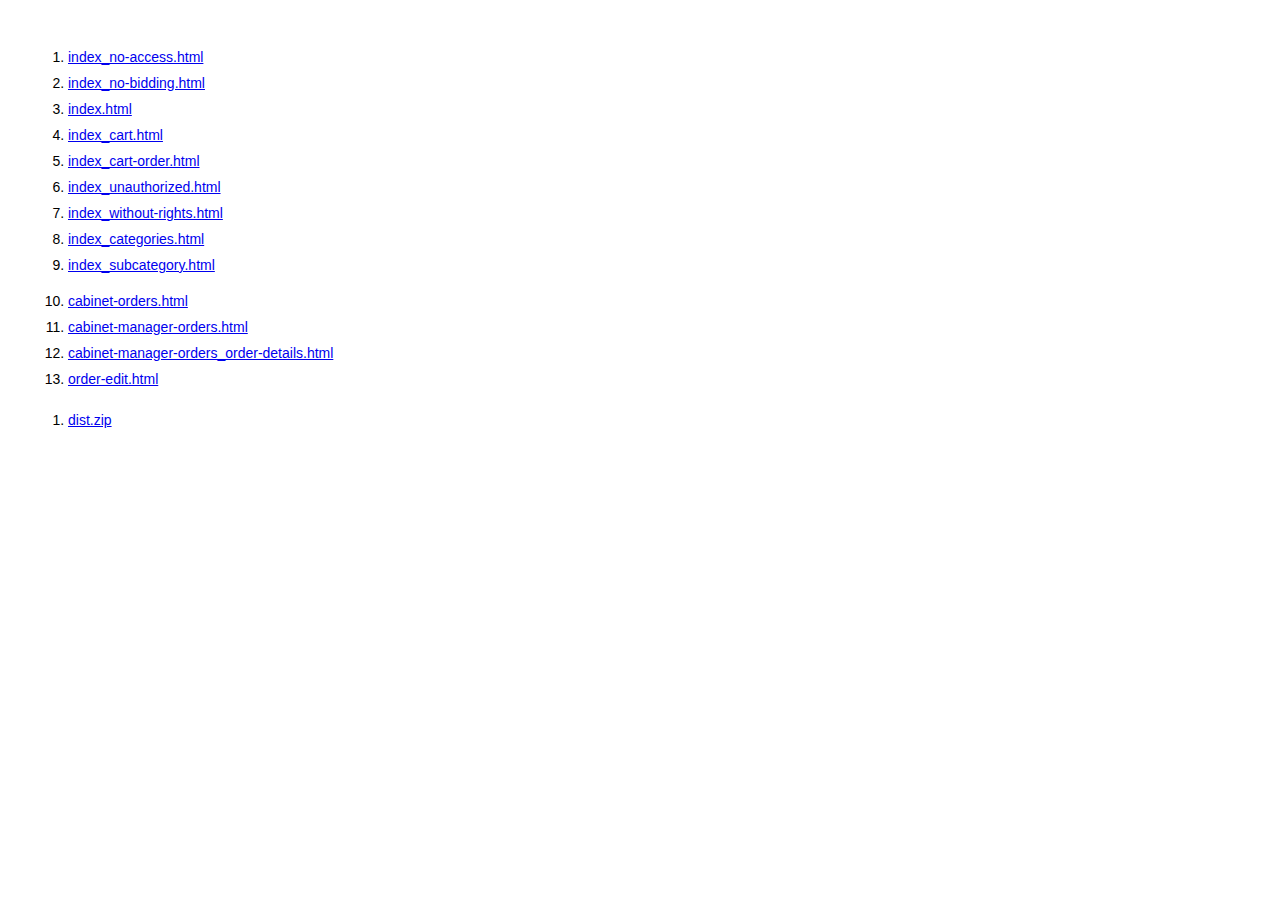
<file: local/templates/main/assets/pages.html>
<!DOCTYPE HTML>
<html>
<head>
	<title>Title</title>
	<meta http-equiv="Content-Type" content="text/html; charset=UTF-8" />
	<meta name="author" content=""  />
	<meta name="description" content=""  />
	<meta name="keywords" content=""  />
	<link rel="shortcut icon" href="#" />
	
	<meta name="viewport" content="width=device-width, maximum-scale=1" />
</head>

<body class="front_page">
	<style type="text/css">
		ol {margin: 5px 0 25px 20px; font: normal 14px Arial;}
		ol li{margin: 0 0 10px 0; padding: 0;}
	</style>
	<br/><br/>
	
	<ol style="font: normal 14px Arial;">
		<li><a href="index_no-access.html" target="_blank">index_no-access.html</a></li>
		<li><a href="index_no-bidding.html" target="_blank">index_no-bidding.html</a></li>
		<li><a href="index.html" target="_blank">index.html</a></li>
		<li><a href="index_cart.html" target="_blank">index_cart.html</a></li>
		<li><a href="index_cart-order.html" target="_blank">index_cart-order.html</a></li>
		<li><a href="index_unauthorized.html" target="_blank">index_unauthorized.html</a></li>
		<li><a href="index_without-rights.html" target="_blank">index_without-rights.html</a></li>
		<li><a href="index_categories.html" target="_blank">index_categories.html</a></li>
		<li><a href="index_subcategory.html" target="_blank">index_subcategory.html</a></li>

		<li style="margin-top: 20px;"><a href="cabinet-orders.html" target="_blank">cabinet-orders.html</a></li>
		<li><a href="cabinet-manager-orders.html" target="_blank">cabinet-manager-orders.html</a></li>
		<li><a href="cabinet-manager-orders_order-details.html" target="_blank">cabinet-manager-orders_order-details.html</a></li>
		<li><a href="order-edit.html" target="_blank">order-edit.html</a></li>

	</ol>

	<ol style="font: normal 14px Arial; ">
		<li><a href="dist.zip" target="_blank">dist.zip</a></li>
	</ol>

</body>
</html>
</file>
<file: local/templates/main/assets/css/effects.css>
@-webkit-keyframes fadeIn {
	0% {opacity: 0; }
	100% {opacity: 1; }
}
@keyframes fadeIn {
	0% {opacity: 0; }
	100% {opacity: 1; }
}
@-webkit-keyframes fadeOut {
    0% {opacity: 1; }
    100% {opacity: 0; }
}
@keyframes fadeOut {
    0% {opacity: 1; }
    100% {opacity: 0; }
}

@-webkit-keyframes rotate {
    0% {transform: rotate(0deg); }
    100% {transform: rotate(360deg); }
}

@keyframes rotate {
    0% {transform: rotate(0deg); }
    100% {transform: rotate(360deg); }
}
</file>
<file: local/templates/main/assets/css/nouislider.css>
/* Functional styling;
 * These styles are required for noUiSlider to function.
 * You don't need to change these rules to apply your design.
 */
.noUi-target,
.noUi-target * {
  -webkit-touch-callout: none;
  -webkit-tap-highlight-color: rgba(0, 0, 0, 0);
  -webkit-user-select: none;
  touch-action: none;
  -ms-user-select: none;
  -moz-user-select: none;
  user-select: none;
  box-sizing: border-box;
}
.noUi-target {
  position: relative;
}
.noUi-base,
.noUi-connects {
  width: 100%;
  height: 100%;
  position: relative;
  z-index: 1;
}
/* Wrapper for all connect elements.
 */
.noUi-connects {
  overflow: hidden;
  z-index: 0;
}
.noUi-connect,
.noUi-origin {
  will-change: transform;
  position: absolute;
  z-index: 1;
  top: 0;
  right: 0;
  height: 100%;
  width: 100%;
  -ms-transform-origin: 0 0;
  -webkit-transform-origin: 0 0;
  -webkit-transform-style: preserve-3d;
  transform-origin: 0 0;
  transform-style: flat;
}
/* Offset direction
 */
.noUi-txt-dir-rtl.noUi-horizontal .noUi-origin {
  left: 0;
  right: auto;
}
/* Give origins 0 height/width so they don't interfere with clicking the
 * connect elements.
 */
.noUi-vertical .noUi-origin {
  top: -100%;
  width: 0;
}
.noUi-horizontal .noUi-origin {
  height: 0;
}
.noUi-handle {
  -webkit-backface-visibility: hidden;
  backface-visibility: hidden;
  position: absolute;
}
.noUi-touch-area {
  display: none;
}
.noUi-state-tap .noUi-connect,
.noUi-state-tap .noUi-origin {
  transition: transform 0.3s;
}
.noUi-state-drag * {
  cursor: inherit !important;
}
/* Slider size and handle placement;
 */
.noUi-horizontal {
  height: 7px;
}
.noUi-horizontal .noUi-handle {
  width: 12px;
  height: 12px;
  right: -6px;
  top: -3px;
}
.noUi-vertical {
  width: 18px;
}
.noUi-vertical .noUi-handle {
  width: 23px;
  height: 23px;
  right: -11px;
  bottom: -11px;
}
.noUi-txt-dir-rtl.noUi-horizontal .noUi-handle {
  left: -11px;
  right: auto;
}
/* Styling;
 * Giving the connect element a border radius causes issues with using transform: scale
 */
.noUi-target {
  background: rgba(255,255,255, 0.25);
}
.noUi-connects {
  background: rgba(3,126,72, 0.2);
}
.noUi-connect {
  background: rgba(3,126,72, 1);
}
/* Handles and cursors;
 */
.noUi-draggable {
  cursor: ew-resize;
}
.noUi-vertical .noUi-draggable {
  cursor: ns-resize;
}
.noUi-handle {
  display: flex;
  align-items: center;
  justify-content: center;
  background: #036b3d;
  cursor: pointer;
}
.noUi-active {
  opacity: 0.9;
}
/* Disabled state;
 */
[disabled] .noUi-connect {
  background: #B8B8B8;
}
[disabled].noUi-target,
[disabled].noUi-handle,
[disabled] .noUi-handle {
  cursor: not-allowed;
}
/* Base;
 *
 */
.noUi-pips,
.noUi-pips * {
  box-sizing: border-box;
}
.noUi-pips {
  position: absolute;
  color: #999;
}
/* Values;
 *
 */
.noUi-value {
  position: absolute;
  white-space: nowrap;
  text-align: center;
}
.noUi-value-sub {
  color: #ccc;
  font-size: 10px;
}
/* Markings;
 *
 */
.noUi-marker {
  position: absolute;
  background: #CCC;
}
.noUi-marker-sub {
  background: #AAA;
}
.noUi-marker-large {
  background: #AAA;
}
/* Horizontal layout;
 *
 */
.noUi-pips-horizontal {
  padding: 10px 0;
  height: 80px;
  top: 100%;
  left: 0;
  width: 100%;
}
.noUi-value-horizontal {
  transform: translate(-50%, 50%);
}
.noUi-rtl .noUi-value-horizontal {
  transform: translate(50%, 50%);
}
.noUi-marker-horizontal.noUi-marker {
  margin-left: -1px;
  width: 2px;
  height: 5px;
}
.noUi-marker-horizontal.noUi-marker-sub {
  height: 10px;
}
.noUi-marker-horizontal.noUi-marker-large {
  height: 15px;
}
/* Vertical layout;
 *
 */
.noUi-pips-vertical {
  padding: 0 10px;
  height: 100%;
  top: 0;
  left: 100%;
}
.noUi-value-vertical {
  transform: translate(0, -50%);
  padding-left: 25px;
}
.noUi-rtl .noUi-value-vertical {
  transform: translate(0, 50%);
}
.noUi-marker-vertical.noUi-marker {
  width: 5px;
  height: 2px;
  margin-top: -1px;
}
.noUi-marker-vertical.noUi-marker-sub {
  width: 10px;
}
.noUi-marker-vertical.noUi-marker-large {
  width: 15px;
}
.noUi-tooltip {
  display: block;
  position: absolute;
  border: 1px solid #D9D9D9;
  background: #fff;
  color: #000;
  padding: 5px;
  text-align: center;
  white-space: nowrap;
}
.noUi-horizontal .noUi-tooltip {
  transform: translate(-50%, 0);
  left: 50%;
  bottom: 120%;
}
.noUi-vertical .noUi-tooltip {
  transform: translate(0, -50%);
  top: 50%;
  right: 120%;
}
.noUi-horizontal .noUi-origin > .noUi-tooltip {
  transform: translate(50%, 0);
  left: auto;
  bottom: 10px;
}
.noUi-vertical .noUi-origin > .noUi-tooltip {
  transform: translate(0, -18px);
  top: auto;
  right: 28px;
}
</file>
<file: local/templates/main/assets/css/common.css>
html {width: 100%; height: 100%; font-size: 10px; }
body {width: 100%; height: 100%; min-width: 360px; background: #fff; font: normal 14px 'Open Sans', Arial, sans-serif; color: #333e48; line-height: 1.4; position: relative;}

a {outline: none; color: #037e48; /*79D87C*/ transition: all 0.2s ease; }
a:hover {color: #037e48; text-decoration: none;}

.link-a {color: inherit; }
.link-a:hover {color: #DB4F4F; }

img, iframe {max-width: 100%;}
img {height: auto; transition: opacity 0.2s ease;}
img[data-lazy],
img.lazyload {opacity: 0; }

.button-style-reset {background: none; padding: 0 0 0 0; margin: 0 0 0 0; width: auto; overflow: visible; border: 0; cursor: pointer;}
.button-style-reset::-moz-focus-inner {border: 0; padding: 0; margin: 0;}

input, textarea , button , select {font: normal 14px 'Open Sans', Arial, sans-serif; color: #333e48; outline: none; transition: background 0.2s ease;}
input::-ms-clear {display: none;}

.icon, .icon-svg {display: inline-block; vertical-align: baseline; position: relative; width: 1em; height: 1em; fill: currentColor; line-height: 1;}

h1, h2, h3, h4, h5 {padding: 0 0 0 0; line-height: 1.1; }

h1 {font-size: 38px; margin: 0 0 28px 0; }
h2 {font-size: 24px; margin: 0 0 24px 0; } 
h3 {font-size: 22px; margin: 0 0 24px 0; line-height: 1.2;}
h4 {font-size: 20px; margin: 0 0 16px 0; line-height: 1.2;}
h5 {font-size: 18px; margin: 0 0 16px 0; line-height: 1.2;}
p + h1, p + h2, p + h3, p + h4, p + h5 {padding-top: 10px;}

.title {font-size: 25px; font-weight: 600; line-height: 1.3; color: #333e48; position: relative;}

p {margin: 0 0 22px 0; padding: 0 0 0 0; }


.button-a {display: inline-block; position: relative; text-decoration: none; line-height: 1.4; text-align: center; text-decoration: none; transition: all 0.2s ease; cursor: pointer;}

.button-a {padding: 14px 34px; background: #79d87c; border: 1px solid #79d87c; font-size: 14px; font-weight: 600; color: #fff; border-radius: 12px;}
.button-a:hover {background: #01a447; color: #fff; border-color: #01a447;}
.button-a_bg-1 {background: #333e48; border-color: #333e48;}
.button-a_bg-1:hover {background: #414f5b; border-color: #414f5b;}
.button-a_bg-2 {background: #038a4f; border-color: #038a4f;}
.button-a_bg-2:hover {background: #089859; border-color: #089859;}
.button-a_bg-3 {background: #8A8B8C; border-color: #8A8B8C;}
.button-a_bg-3:hover {background: #989898; border-color: #989898;}
.button-a_bg-4 {background: #e5e5e5; border-color: #e5e5e5; color: #333e48;}
.button-a_bg-4:hover {background: #d8d8d8; border-color: #d8d8d8; color: #333e48;}
.button-a__icon {flex-shrink: 0; display: flex; align-items: center; height: 18px; font-size: 18px;}
.button-a__text {}
.button-a_icon {display: flex; align-items: center; grid-gap: 0 8px; gap: 0 8px;}

.button-tooltip {display: inline-block; vertical-align: top; cursor: pointer;}
.button-tooltip__icon {display: flex; align-items: center; justify-content: center; width: 15px; height: 15px; padding: 1px 0 0 0; background: #fff; font-size: 10px; line-height: 1; color: #333; font-weight: 900; font-style: italic; border-radius: 50%; opacity: 0.5; transition: opacity 0.2s ease;}
.button-tooltip .button-tooltip__content {display: none;}
.button-tooltip:hover .button-tooltip__icon {opacity: 1;}

.tooltip-mini {display: none; background: rgba(0,0,0, 0.8); max-width: 336px; padding: 12px 20px; font-size: 13px; line-height: 1.4; color: #fff; position: relative; border-radius: 5px;}
.tooltip-mini__arrow {display: none; position: absolute; left: 50%; top: 100%; border: 8px solid transparent; border-top: 8px solid rgba(0,0,0, 0.8); transform: translateX(-8px);}
.tooltip-mini a {color: inherit;}
.tooltip-mini a:hover {text-decoration: none;}
.tooltip-mini_text-center {text-align: center;}
.tooltip-mini_temprorary {display: block; position: absolute; top: 0; left: 0; z-index: 999;}
.tooltip-mini_in-popup {z-index: 1100;}

.table-outer {overflow: auto;}
table {border-collapse: collapse; }
table th {padding: 10px 15px; border: 1px solid #e0e0e0; text-align: inherit; }
table td {padding: 10px 15px; border: 1px solid #e0e0e0;  }

.color-red {color: #FF3535;}

/* } Base Elements */

/* Slick Carousel { */
.slick-slider {position: relative; display: block; box-sizing: border-box; -webkit-touch-callout: none; touch-action: pan-y; -webkit-tap-highlight-color: transparent;}
.slick-list-outer {overflow: hidden;}
.slick-list {position: relative; display: block; overflow: hidden; margin: 0; padding: 0;}
.slick-list:focus {outline: none;}
.slick-list.dragging {cursor: pointer; cursor: hand;}
.slick-slider .slick-track,
.slick-slider .slick-list { transform: translate3d(0, 0, 0);}
.slick-track {position: relative; top: 0; left: 0; display: flex; }
.slick-track:before,
.slick-track:after {display: table; content: '';}
.slick-track:after {clear: both;}
.slick-loading .slick-track {visibility: hidden;}
.slick-slide {display: none; flex-grow: 0; flex-shrink: 0; }
[dir='rtl'] .slick-slide {float: right;}
.slick-slide.slick-loading img {opacity: 0;}
.slick-slide img[data-lazy] {opacity: 0;}
.slick-slide.dragging img {pointer-events: none;}
.slick-initialized .slick-slide {display: flex; flex-direction: column;}
.slick-loading .slick-slide {visibility: hidden;}
.slick-vertical .slick-list-outer {height: 100%;}
.slick-vertical .slick-list {height: 100%;}
.slick-vertical .slick-track {flex-direction: column;}
.slick-vertical .slick-slide {display: block; height: auto; }
.slick-arrow.slick-hidden {display: none;}

.slick-arrow {display: flex; justify-content: center; align-items: center; font-size: 32px; width: 1em; height: 1em; background: #fff; border: 1px solid #8A8B8C; color: #8A8B8C; position: absolute; top: 50%; margin: -0.5em 0 0 0; padding: 0; opacity: 1; border-radius: 50%; transition: all 0.2s ease; cursor: pointer; z-index: 2; -webkit-user-select: none; -moz-user-select: none; -ms-user-select: none; user-select: none; }
.slick-arrow__icon {font-size: 14px; fill: none; stroke: currentColor; stroke-width: 1;}
.slick-arrow:hover {color: #037e48; border-color: #037e48;}
.slick-arrow.slick-disabled {cursor: default; color: #8A8B8C; /*pointer-events: none;*/ opacity: 0; }
.slick-arrow_prev {left: 0;}
.slick-arrow_prev .slick-arrow__icon {transform: scaleX(-1); left: -1px;}
.slick-arrow_next {right: 0; }
.slick-arrow_next .slick-arrow__icon {left: 1px;}

.slick-dots {width: 100%; display: flex; justify-content: center; flex-wrap: wrap; margin: 13px 0 0 0; padding: 0; list-style: none; }
.slick-dots li {margin: 3px 3px; padding: 0;}
.slick-dots li:before {display: none;}
.slick-dots button {display: flex; align-items: center; justify-content: center; width: 8px; height: 8px; background: #D1D2D6; color: inherit; border: 0; padding: 0; font-size: 0; border-radius: 50%; transition: transform 0.2s ease; cursor: pointer;}
.slick-dots button:hover,
.slick-dots .slick-active button {background: #1E1E1E;}

/* } Slick Carousel */

/* Owl carousel { */
.owl-carousel .animated {-webkit-animation-duration: 1000ms; animation-duration: 1000ms; -webkit-animation-fill-mode: both; animation-fill-mode: both;}
.owl-carousel .owl-animated-in {z-index: 0;}
.owl-carousel .owl-animated-out {z-index: 1;}
.owl-carousel .fadeIn {-webkit-animation-name: fadeIn; animation-name: fadeIn;}
.owl-carousel .fadeOut {-webkit-animation-name: fadeOut; animation-name: fadeOut;}

.owl-height { transition: height 500ms ease-in-out;}

.owl-carousel {/*display: none; width: 100%;*/ -webkit-tap-highlight-color: transparent; /* position relative and z-index fix webkit rendering fonts issue */ position: relative; z-index: 1;}
.owl-carousel .owl-stage {position: relative; -ms-touch-action: pan-Y;}
.owl-carousel .owl-stage:after {content: "."; display: block; clear: both; visibility: hidden; line-height: 0; height: 0;}
.owl-carousel .owl-stage-outer {position: relative; overflow: hidden; /* fix for flashing background */ -webkit-transform: translate3d(0px, 0px, 0px);}
.owl-carousel .owl-prev, .owl-carousel .owl-next, .owl-carousel .owl-dot {cursor: pointer; cursor: hand; -webkit-user-select: none; -moz-user-select: none; -ms-user-select: none; user-select: none; transition: color 0.2s ease, opacity 0.2s ease;}
.owl-carousel.owl-loaded {display: block;}
.owl-carousel.owl-loading {opacity: 0; display: block;}
.owl-carousel.owl-hidden {opacity: 0;}
.owl-carousel .owl-refresh .owl-item {display: none;}
.owl-carousel .owl-item {position: relative; min-height: 1px; float: left; /*-webkit-backface-visibility: hidden; -webkit-tap-highlight-color: transparent; -webkit-touch-callout: none; -webkit-user-select: none; -moz-user-select: none; -ms-user-select: none; user-select: none;*/}
.owl-carousel .owl-item img {-webkit-transform-style: preserve-3d;}
.owl-carousel.owl-text-select-on .owl-item {-webkit-user-select: auto; -moz-user-select: auto; -ms-user-select: auto; user-select: auto;}
.owl-carousel .owl-grab {cursor: move; cursor: -webkit-grab; cursor: -o-grab; cursor: -ms-grab; cursor: grab;}
.owl-carousel.owl-rtl {direction: rtl;}
.owl-carousel.owl-rtl .owl-item {float: right;}
.owl-carousel .owl-item .owl-lazy {opacity: 0; transition: opacity 400ms ease;}
.owl-carousel .owl-item img {transform-style: preserve-3d;}
.owl-carousel .owl-video-wrapper {position: relative; height: 100%; background: #000;}
.owl-carousel .owl-video-play-icon {position: absolute; height: 80px; width: 80px; left: 50%; top: 50%; margin-left: -40px; margin-top: -40px; background: url("owl.video.play.png") no-repeat; cursor: pointer; z-index: 1; -webkit-backface-visibility: hidden; transition: scale 100ms ease;}
.owl-carousel .owl-video-play-icon:hover { transition: scale(1.3, 1.3);}
.owl-carousel .owl-video-playing .owl-video-tn, .owl-carousel .owl-video-playing .owl-video-play-icon {display: none;}
.owl-carousel .owl-video-tn {opacity: 0; height: 100%; background-position: center center; background-repeat: no-repeat; background-size: contain; transition: opacity 400ms ease;}
.owl-carousel .owl-video-frame {position: relative; z-index: 1;}

.owl-dots.disabled,
.owl-nav.disabled {display: none;}

.owl-prev, .owl-next {display: flex; justify-content: center; align-items: center; font-size: 32px; width: 1em; height: 1em; background: #fff; border: 1px solid #8A8B8C; color: #8A8B8C; position: absolute; top: 50%; margin: -0.5em 0 0 0; padding: 0; opacity: 1; border-radius: 50%; transition: all 0.2s ease; cursor: pointer; z-index: 2; -webkit-user-select: none; -moz-user-select: none; -ms-user-select: none; user-select: none; }
.owl-prev.disabled, .owl-next.disabled {cursor: default; color: #8A8B8C; /*pointer-events: none;*/ opacity: 0;}
.owl-prev:hover, .owl-next:hover {color: #037e48; border-color: #037e48;}
.owl-prev .icon-svg, .owl-next .icon-svg {font-size: 14px; fill: none; stroke: currentColor; stroke-width: 1;}
.owl-prev {left: 0;}
.owl-prev .icon-svg {transform: scaleX(-1); left: -1px;}
.owl-next {right: 0;}
.owl-next .icon-svg {left: 1px;}

.owl-dots {display: flex; justify-content: center; }
.owl-dot {width: 10px; height: 10px; border: 0; background: #BCC1D1; padding: 0; margin: 6px 12px; border-radius: 50%; opacity: 0.5; transition: all 0.2s ease;}
.owl-dot:hover, .owl-dot.active {opacity: 1;}

/* } Owl carousel */

/* Form Elements { */
.select-a {position: relative;}
.select-a select {width: 50%; position:absolute; top: 0; left: -20000px; opacity: 0;}
.select-a__value {display: flex; align-items: center; background: #fff; border: 1px solid #e5e5e5; height: 44px; padding: 4px 36px 4px 16px; font-size: 14px; color: #333e48; position: relative; cursor: pointer; line-height: 1; border-radius: 24px;}
.select-a__value-inner {max-width: 100%;}
.select-a__value-text {flex-grow: 0; width: 100%; white-space: nowrap; max-width: 100%; overflow: hidden; text-overflow: ellipsis; position: relative; }
.select-a__value_placeholder {color: #919399;}
.select-a__mark {display: flex; font-size: 8px; position: absolute; top: 50%; right: 12px; margin-top: -0.5em;}
.select-a__mark-arrow {transform: rotate(90deg); stroke: currentColor; stroke-width: 2; fill: none; }
.select-a__overlay {display: none; position: fixed; top: 0; left: 0; width: 100%; height: 100%; background: rgba(0,0,0, 0.5); opacity: 0; visibility: hidden; transition: opacity 0.3s ease, visibility 0.3s ease;}
.select-a__head {display: none; text-align: center;}
.select-a__list {display: none; position: absolute; top: 100%; left: 0; width: 100%; min-width: 100%; margin: 4px 0 0 0; font-size: 14px; color: #333e48; line-height: 1.4; z-index: 5; line-height: 1.3; opacity: 0; visibility: hidden;}
.select-a__list_outer {display: block; opacity: 1; visibility: visible; min-width: 0; z-index: 2010;}
.select-a__list-inner {background: #fff; padding: 6px 0 6px; border-radius: 12px; box-shadow: 0px 2px 24px rgba(0, 0, 0, 0.06), 0px 2px 8px rgba(0, 0, 0, 0.12); }
.select-a__list-inner-i {overflow: auto; max-height: 400px; }
.select-a__item {display: block; margin: 0 0 0 0; cursor: pointer; position: relative; color: inherit; text-decoration: none; }
.select-a__item-inner {padding: 8px 16px 8px 16px; position: relative; transition: all 0.2s ease;}
.select-a__item-inner:hover {background: #f6f6f6; color: #1e1e1e; text-decoration: none;}
.select-a__item-check {display: none; font-size: 20px; fill: none; stroke: currentColor; stroke-width: 1.2; position: absolute; top: 50%; right: 12px; margin-top: -0.5em;}
.select-a__item-arrow {display: block; font-size: 12px; transform: rotate(90deg); stroke: currentColor; stroke-width: 2; fill: none; position: absolute; top: 50%; right: 15px; margin-top: -0.5em;}
.select-a__item .select-a__item .select-a__item-inner {padding-left: 30px;}
.select-a__item_special-last {border-bottom: 1px solid #e0e0e0;}
.select-a__item_placeholder {display: none;}
.select-a__item_parent[\:has\(.select-a__item_checked\)] > .select-a__item-inner {padding-right: 50px;}
.select-a__item_parent:has(.select-a__item_checked) > .select-a__item-inner {padding-right: 50px;}
.select-a__item_parent[\:has\(.select-a__item_checked\)] > .select-a__item-inner:after {content: ''; display: block; width: 6px; height: 6px; background: #888888; border-radius: 50%; position: absolute; top: 50%; right: 40px; margin-top: -3px;}
.select-a__item_parent:has(.select-a__item_checked) > .select-a__item-inner:after {content: ''; display: block; width: 6px; height: 6px; background: #888888; border-radius: 50%; position: absolute; top: 50%; right: 40px; margin-top: -3px;}
.select-a__item.expanded > .select-a__item-inner .select-a__item-arrow {transform: rotate(270deg);}
.select-a__item.expanded > .select-a__sub-list {display: block;}
.select-a__sub-list {display: none;}
.select-a__list_not-found .select-a__search-not-found {display: block;}
.select-a__list_searching .select-a__item {display: none; border-bottom: 0;}
.select-a__list_searching .select-a__item.found {display: block;}
.select-a__search {position: relative; border-bottom: 1px solid #e0e0e0;}
.select-a__search-input {width: 100%; height: 40px; padding: 0 16px 0 42px; background: #fff; border: 0; font-size: 16px; color: #2E2E33; border-radius: 12px;}
.select-a__search-input::-moz-placeholder {font-size: 15px; }
.select-a__search-input:-ms-input-placeholder {font-size: 15px; }
.select-a__search-input::placeholder {font-size: 15px; }
.select-a__search-icon {font-size: 16px; color: #919399; position: absolute; top: 50%; left: 16px; margin-top: -0.5em;}
.select-a__search-not-found {display: none; padding: 10px 26px 10px 16px; }
.select-a__button-close {display: none; background: none; padding: 0; border: 0; font-size: 14px; color: #919399; position: absolute; top: 50%; right: 16px; margin-top: -0.5em;}
.select-a__tag {font-size: 16px; line-height: 1.2; background: #F6F6F6; color: #1E1E1E; padding: 10px 36px 10px 16px; margin: 0 8px 8px 0; position: relative; border-radius: 12px;}
.select-a__tag-button-remove {display: flex; font-size: 9px; color: #5a5a5a; padding: 4px; background: none; border: 0; position: absolute; top: 50%; right: 10px; margin-top: -8px; cursor: pointer; transition: all 0.2s ease;}
.select-a__tag-button-remove:hover {color: #DB4F4F;}
.select-a__button-save {display: none;}
.select-a.expanded .select-a__value {z-index: 6;}
.select-a.expanded .select-a__mark {transform: scale(1, -1); }
.select-a.expanded .select-a__list {display: block; opacity: 1; visibility: visible; }
.select-a.multiple {display: flex; align-items: center; flex-wrap: wrap;}
.select-a.nesting .select-a__search {margin-bottom: -1px;}
.select-a.nesting .select-a__item {border-top: 1px solid #e0e0e0;}
.select-a.nesting .select-a__item .select-a__item {border-top: 0;}

.input-text {height: 44px; background: #fff; border: 1px solid #e5e5e5; padding: 0 16px; vertical-align: top; font-size: 14px; color: #333e48; border-radius: 24px; transition: background 0.2s ease, border 0.2s ease; -webkit-appearance: none;}
.input-text:focus {border-color: #c9c9c9;}
.input-text_area {height: 170px; padding: 10px 16px 12px; line-height: 1.5; overflow: auto; resize: none; }
.input-text_area-auto-resize {height: 0; min-height: 48px; overflow: hidden; resize: none;}
.input-text_area-auto-resize-height-1 {min-height: 72px;}
.invalid .input-text {border-color: #DB4F4F;}

.input-button {display: inline-block; font-size: 20px; width: 1em; height: 1em; position: relative; vertical-align: top; overflow: hidden;}
.input-button input {position: absolute; top: 0; left: -10000px; margin: 0; opacity: 0;}
.input-button input ~ .input-button__icon {display: block; width: 1em; height: 1em; background: #fff; background-repeat: no-repeat; border: 1px solid #dbdddf; position: relative; cursor: pointer; border-radius: 4px;}
.input-button input:checked ~ .input-button__icon {}

.input-button input[type="checkbox"] ~ .input-button__icon {background-image: url('../img/icons/icon-check.svg'); background-position: 0 -100px; background-repeat: no-repeat;}
.input-button input[type="checkbox"]:checked ~ .input-button__icon {background-position: 50% 50%;}
.input-button input[type="radio"] ~ .input-button__icon {border-radius: 50%;}
.input-button input[type="radio"] ~ .input-button__icon:after {content: ''; display: none; width: 0.6em; height: 0.6em; background: #DB4F4F; position: absolute; top: 50%; left: 50%; transform: translate(-50%, -50%); border-radius: 50%;}
.input-button input[type="radio"]:checked ~ .input-button__icon:after {content: ''; display: block; }

.field-form {position:relative;}
.field-form__select {opacity: 0;}
.field-form__input-text {width: 100%; }

.label-button {display: flex;}
.label-button__text {}
.label-button input {margin-right: 6px;}
.label-button input:disabled ~ .label-button__text {opacity: 0.5; cursor: default;}

.input-buttons {}
.input-buttons__list {}
.input-buttons__item {margin-bottom: 12px;}
.input-buttons__item:last-child {margin-bottom: 0;}

/* } Form Elements */


/* Frames { */
.cnt {width: 100%; max-width: 1398px; padding-left: 30px; padding-right: 30px; margin: 0 auto; }

.frame {position: relative;}
.frame__head {margin-bottom: 25px;}
.frame__title {margin-bottom: 0;}
.frame__title-arrow {}
.frame__title-text {}
.frame_margin-1 {margin-bottom: 50px;}

.grid_1 {display: flex; flex-wrap: wrap; margin: -20px 0 0 -20px;}
.grid_1 > .grid__item {flex-grow: 0; width: 25%; padding-left: 20px; margin-top: 20px;}

/* } Frames */


/* Utilites { */
.u-hidden {display: none; }
.u-visible-sm {display: none;}

.u-scroll-lock {overflow: hidden;}

.u-text-size-1 {font-size: 16px;}
.u-text-size-2 {font-size: 18px; }
.u-text-size-3 {font-size: 20px; }
.u-text-size-4 {font-size: 22px; line-height: 1.45;}

/* } Utilites */


/* Menu { */
.menu-main {line-height: 1.4; }
.menu-main__head {display: none; align-items: center; padding: 0 16px; }
.menu-main__logo {display: inline-block; max-width: 265px; vertical-align: top; }
.menu-main__logo-img {vertical-align: top;}
.menu-main__inner {}
.menu-main__data {position: relative; top: 1px;}
.menu-main__list {display: flex; justify-content: safe center; flex-wrap: wrap; grid-gap: 0 5%; gap: 0 5%;}
.menu-main__item {}
.menu-main__link {display: flex; align-items: center;  padding: 0 5px 14px; font-size: 16px; font-weight: bold; color: rgba(255,255,255, 1); text-decoration: none; position: relative;}
.menu-main__link-icon {height: 16px; display: flex; align-items: center; margin-left: 10px;}
.menu-main__link-icon-canvas {flex-shrink: 0;}
.menu-main__link-text {}
.menu-main__link:hover {color: rgba(255,255,255, 0.7); text-decoration: none; }
.menu-main__link:after {content: ''; display: block; width: 100%; height: 4px; background: #ffc120; position: absolute; bottom: 0; left: 0; border-radius: 4px; opacity: 0;}
.menu-main__item.active .menu-main__link:after {opacity: 1;}
.menu-main__item.active .menu-main__link:hover {color: rgba(255,255,255, 1);}
.menu-main__button-toggle {display: none; align-items: center; justify-content: center; width: 30px; height: 30px; padding: 0; color: #fff; background: none; border: 0; position: absolute; top: 50%; left: -5px; margin-top: -15px; transition: all 0.2s ease; cursor: pointer; z-index: 10;}
.menu-main__button-toggle-icon {width: 20px; border-top: 2px solid currentColor; border-bottom: 2px solid currentColor;}
.menu-main__button-toggle-icon:before {content: ''; display: block; width: 100%; height: 2px; background: currentColor; margin: 4px 0;}
.menu-main__button-toggle:hover {color: #fff;}

.menu-a {}
.menu-a__list {display: flex; align-items: center; overflow: hidden;}
.menu-a__item {font-size: 24px; line-height: 1.3; padding: 0 0 0 33px; position: relative;}
.menu-a__item:before {content: ''; display: block; width: 1px; height: 100%; background: #8A8B8C; position: absolute; top: 0; left: 16px;}
.menu-a__list > .menu-a__item:first-child {padding-left: 0;}
.menu-a__list > .menu-a__item:first-child:before {display: none;}
.menu-a__list.owl-carousel {padding-right: 32px; overflow: visible;}
.menu-a__list.owl-carousel:after {content: ''; display: block; position: absolute; top: 0; right: 0; width: 60px; height: 100%; background: linear-gradient(to right, rgba(255,255,255, 0), rgba(255,255,255, 1), rgba(255,255,255, 1));}
.menu-a__list.owl-carousel .owl-item:first-child .menu-a__item {padding-left: 0;}
.menu-a__list.owl-carousel .owl-item:first-child .menu-a__item:before {display: none;}
.menu-a__list.owl-carousel .owl-item.active-first .menu-a__item {border-color: transparent;}
.menu-a__list.owl-carousel .owl-prev {left: -5px;}
.menu-a__link {color: #8A8B8C; text-decoration: none; white-space: nowrap;}
.menu-a__link:hover {color: #333E48;}
.menu-a__item.active {font-weight: 600;}
.menu-a__item.active .menu-a__link {color: #333E48;}

.menu-b {}
.menu-b__list {display: flex; flex-wrap: wrap; grid-gap: 10px 15px; gap: 10px 15px;}
.menu-b__item {text-decoration: none; white-space: nowrap;}

.pages-nav {border-top: 1px solid #ededed; padding-top: 28px; padding-bottom: 12px; margin-top: 14px;}
.pages-nav__list {display: flex; flex-wrap: wrap; justify-content: center;}
.pages-nav__item {display: flex; align-items: center; justify-content: center; min-width: 35px; height: 34px; padding: 0 4px; margin: 4px 4px; font-size: 15px; color: #919399; text-align: center; line-height: 1; text-decoration: none; border-radius: 6px;}
.pages-nav__item:hover {background: #ecedf0; color: #919399;}
.pages-nav__item.active {background: #1e1e1e; color: #fff;}
.pages-nav__item-arrow {font-size: 10px; fill: none; stroke: currentColor; stroke-width: 1.2;}
.pages-nav__item_prev {}
.pages-nav__item_prev .pages-nav__item-arrow {transform: rotate(-180deg);}
.pages-nav__item_next {}
.pages-nav_margin-1 {margin-top: 32px;}

/* } Menu */


/* Items { */

.amount-mini {display: flex; justify-content: center; position: relative;}
.amount-mini__input {flex-shrink: 0; width: 40px; margin: 0 4px; height: 26px; font-size: 14px; background: #fff; border: 1px solid #d9d9d9; text-align: center;}
.amount-mini__button {background: none; border: 0; padding: 0; flex-shrink: 0; width: 26px; color: #8A8B8C; position: relative; cursor: pointer; transition: color 0.3s ease;}
.amount-mini__button:hover {color: #333e48;}
.amount-mini__button:before,
.amount-mini__button:after {content: ''; background: currentColor; width: 14px; height: 2px; position: absolute; top: 50%; left: 50%;}
.amount-mini__button:before {margin: -1px 0 0 -7px;}
.amount-mini__button:after {width: 2px; height: 14px; margin: -7px 0 0 -1px;}
.amount-mini__button_decrement {}
.amount-mini__button_decrement:after {display: none;}
.amount-mini__button_increment {}
.amount-mini__link-overlay {width: 100%; height: 100%; position: absolute; top: 0; left: 0;}

.product-mini-a {font-size: 14px; display: table-row;}
.product-mini-a__cell {display: table-cell; vertical-align: middle; text-align: center; padding: 16px 5px 16px 5px; border-bottom: 1px solid #D9D9D9;}
.product-mini-a__cell-inner {position: relative;}
.product-mini-a__cell_1-1 {text-align: left; padding-left: 0; padding-right: 15px;}
.product-mini-a__cell_1-2 {}
.product-mini-a__cell_1-3 {}
.product-mini-a__cell_1-4 {}
.product-mini-a__cell_1-5 {}
.product-mini-a__cell_1-6 {}
.product-mini-a__cell_1-7 {}
.product-mini-a__cell_1-8 {}
.product-mini-a__cell_title .product-mini-a__cell-inner {display: flex; align-items: center;}
.product-mini-a__caption {display: none;}
.product-mini-a__picture {flex-shrink: 0; width: 21%; margin-right: 15px;}
.product-mini-a__picture-inner {padding-bottom: 100%; position: relative;}
.product-mini-a__picture-img {width: 100%; height: 100%; position: absolute; top: 0; left: 0; -o-object-fit: contain; object-fit: contain; -o-object-position: 50% 50%; object-position: 50% 50%;}
.product-mini-a__title {}
.product-mini-a__title-link {color: inherit; text-decoration: none;}
.product-mini-a__color {display: inline-block; width: 20px; height: 20px; border-radius: 4px; vertical-align: top;}
.product-mini-a__details {display: flex; flex-direction: column; align-items: center; grid-gap: 8px 0; gap: 8px 0;}
.product-mini-a__detail {}
.product-mini-a__detail-icon {display: flex; font-size: 16px; margin-right: 8px;}
.product-mini-a__detail-icon-canvas {flex-shrink: 0;}
.product-mini-a__detail-text {}
.product-mini-a__detail_icon {display: flex; align-items: center; justify-content: center; }
.product-mini-a__price {font-weight: 600;}
.product-mini-a__price_blurry {filter: blur(4px);}
.product-mini-a__price-tooltip {max-width: 300px;}
.product-mini-a__amount {margin: 0 auto;}

.product-mini-b {display: flex; align-items: center;}
.product-mini-b__cell {flex-grow: 0; }
.product-mini-b__cell_1-1 {width: 50%; padding-right: 15px;}
.product-mini-b__cell_1-2 {width: 25%;}
.product-mini-b__cell_1-3 {width: 25%; text-align: right;}
.product-mini-b__title {}
.product-mini-b__detail {}
.product-mini-b__price {font-weight: 600; color: #8A8B8C;}
.product-mini-b__amount .amount-mini__input {background: none; border-color: #8A8B8C;}

.timer {}
.timer__value {white-space: nowrap;}
.timer__caption {font-size: 10px;}
.timer_type-1 {font-weight: 600; }
.timer_type-1 .timer__caption {font-size: 13px; margin-right: 6px;}
.timer_type-1 .timer__value {font-size: 24px; color: #333E48;}

.contacts-mini {display: flex; align-items: center; justify-content: center; position: relative;}
.contacts-mini__icon {font-size: 1.2em; margin-right: 0.5em;}
.contacts-mini__value {}
.contacts-mini__value-item {color: inherit; text-decoration: none; white-space: nowrap;}
.contacts-mini__value-separator {}

.social-links {}
.social-links__list {display: flex; align-items: center; justify-content: center; grid-gap: 0 14px; gap: 0 14px;}
.social-links__item {}
.social-links__item-link {font-size: 24px; color: #055543;}
.social-links__item-icon {display: block;}
.social-links__item-link:hover {color: #055543; opacity: 0.7;}

.item-mini-a {font-size: 14px; font-weight: 600; color: #fff; min-height: 51px; display: flex; grid-gap: 0 1px; gap: 0 1px;}
.item-mini-a__cell {background: #79D87C; min-height: 51px; display: flex; align-items: center; justify-content: center; padding: 6px 30px; text-align: center;}
.item-mini-a__cell:first-child {border-radius: 10px 0 0 10px;}
.item-mini-a__cell:last-child {border-radius: 0 10px 10px 0;}
.item-mini-a__cell_title {background: #79D87C;}
.item-mini-a__cell_timer {background: #FFAE35;}
.item-mini-a__cell_bg-1 {background: #FF6535;}
.item-mini-a__title {}
a.item-mini-a:hover {color: #fff; opacity: 0.8;}

/* } Items */


/* Forms { */
.form {}
.form__head {margin-bottom: 24px;}
.form__title {}
.form__symbol-required {color: #DB4F4F;}
.form__caption {display: block; font-weight: bold; }
.form__intro {margin-bottom: 20px;}
.form__info {display: block; font-size: 13px; margin: 4px 0 0 0;}
.form__info_error {display: none; color: #EB5757;}
.form__item {margin-bottom: 8px;}
.form__item-grid_1 {display: flex; align-items: center;}
.form__item-grid_1 > .form__item-grid-cell {flex-grow: 0;}
.form__item-grid_1 > .form__item-grid-cell_1 {width: 80px; padding-right: 10px;}
.form__item-grid_1 > .form__item-grid-cell_2 {flex-grow: 1;}
.form__item-grid_1 > .form__item-grid-cell_width-1 {width: 120px;}
.form__item-grid_1 > .form__item-grid-cell_width-2 {width: 100px;}
.form__item_button-submit {margin-top: 20px;}
.form__links {display: flex; flex-direction: column; grid-gap: 10px 0; gap: 10px 0;}
.form__links-item {}
.invalid .form__info_error {display: block;}
.submit-success form {display: none;}
.submit-success .form__result_success {display: block;}

/* } Forms */


/* Popups { */
.popup {display: flex; align-items: center; justify-content: center; position: fixed; top: 0; left: 0; width: 100%; height: 100%; z-index: 1000; opacity: 0; visibility: hidden; transition: opacity 0.5s ease, visibility 0.5s ease;}
.popup__overlay {background: rgba(0,0,0, 0.7); position: absolute; top: 0; left: 0; width: 100%; height: 100%;}
.popup__data {background: #fff; width: 100%; padding: 40px 40px 40px; max-width: 600px; max-height: 100%; margin: auto auto; overflow: auto; position: relative; }
.popup__head {margin-bottom: 24px;}
.popup__title {}
.popup__button-close {display: flex; font-size: 14px; color: #333e48; background: none; border: 0; padding: 0; position: absolute; top: 15px; right: 15px; cursor: pointer; transition: all 0.2s ease;}
.popup__button-close:hover {color: #333e48; opacity: 0.7;}
.popup.shown {opacity: 1; visibility: visible;}

.auth-popup {}
.auth-popup__text {margin-top: 30px;}
.auth-popup__links {margin-bottom: 10px;}
.auth-popup_registration {}

/* } Popups */


.page {display: flex; flex-direction: column; flex-grow: 1; min-height: 100%; position: relative; }

/* Header { */
.logo-main {color: inherit; display: flex; align-items: center; position: relative; text-decoration: none;}
.logo-main__canvas {font-size: 80px; flex-shrink: 0; margin-right: 20px;}
.logo-main__text {font-size: 16px; font-weight: 600; white-space: nowrap;}
a.logo-main:hover {color: inherit;}

.contacts-header {padding-left: 40px; position: relative;}
.contacts-header__icon {display: block; font-size: 22px; position: absolute; top: 50%; left: 0; margin-top: -0.5em;}
.contacts-header__value {font-size: 16px;}
.contacts-header__value-item {color: inherit; text-decoration: none;}
.contacts-header__value-item:hover {color: inherit; }

.user-header {display: flex; flex-direction: column; align-items: flex-end; grid-gap: 8px 0; gap: 8px 0; line-height: 1.4; }
.user-header__link {display: flex; align-items: center; color: inherit; text-decoration: none;}
.user-header__link-icon {display: flex; font-size: 18px; margin-right: 14px;}
.user-header__link-icon-canvas {flex-shrink: 0; }
.user-header__link-text {}
.user-header__link:hover {color: inherit; }
.user-header__login {}
.user-header__login-link {display: block; max-width: 200px; color: inherit; text-decoration: none; overflow: hidden; text-overflow: ellipsis;}
.user-header__login-link:hover {color: inherit; opacity: 0.7;}
a.user-header__link:hover {opacity: 0.7;}

.header {width: 100%; color: #fff; background: url('../img/bg1-1.jpg') no-repeat 50% 50% / cover; border-bottom: 1px solid #e0e0e0; position: relative; top: 0; left: 0; z-index: 200;}
.header__cnt {}

.header__grid_1 {display: flex; height: 120px; justify-content: space-between; align-items: center; transition: all 0.2s ease;}
.header__grid_1 > .header__grid-item {flex-grow: 0; display: flex; align-items: center;}
.header__grid_1 > .header__grid-item_1 {width: 30%;}
.header__grid_1 > .header__grid-item_2 {width: 40%; justify-content: center;}
.header__grid_1 > .header__grid-item_3 {width: 30%; justify-content: flex-end; margin-left: auto;}

/* } Header */

.content {padding: 56px 0 40px 0; flex-grow: 1; display: flex; flex-direction: column; }

.breadcrumbs {font-size: 14px; color: #919399; margin: -32px 0 34px 0; }
.breadcrumbs__cnt {}
.breadcrumbs__list {display: flex; flex-wrap: wrap; align-items: center;}
.breadcrumbs__separator {display: block; width: 4px; height: 4px; background: currentColor; margin: 0 10px; position: relative; top: 1px; border-radius: 50%;}
.breadcrumbs__item {color: inherit; text-decoration: none;}
a.breadcrumbs__item:hover {color: #DB4F4F; text-decoration: underline;}

.headline {margin-bottom: 34px;}
.headline__cnt {}
.headline__title {margin-bottom: 0;}

.filter {background: #f6f7f7; padding: 20px 20px;}
.filter__data {}
.filter__item {margin-bottom: 15px;}
.filter__item-title {padding: 0 30px 0 0; cursor: pointer; position: relative;}
.filter__item-title-arrow {font-size: 10px; transform: rotate(90deg); stroke: currentColor; stroke-width: 2; fill: none; position: absolute; top: 0.5em; right: 0;}
.filter__item-data {display: none; padding: 15px 0 0 0;}
.filter__input-buttons {display: flex; flex-direction: column; grid-gap: 8px 0; gap: 8px 0;}
.filter__input-buttons-item {}
.filter__slider {padding-bottom: 5px;}
.filter__slider-inputs {display: flex; justify-content: space-between; margin-bottom: 15px;}
.filter__slider-input {background: #fff; border: 1px solid #ccd5db; padding: 0 8px; width: 42%; height: 34px; border-radius: 3px;}
.filter__slider-input_min {}
.filter__slider-input_max {}
.filter__slider-captions {display: flex; justify-content: space-between; margin-bottom: 5px;}
.filter__slider-caption {font-size: 11px;}
.filter__slider-scale {}
.filter__item.expanded .filter__item-data {display: block;}
.filter__item.expanded .filter__item-title-arrow {transform: rotate(270deg);}
.filter__buttons {display: flex; justify-content: space-between; padding: 12px 0 0 0;}
.filter__buttons-item {width: 45%;}
.filter__button {width: 100%; font-size: 14px; padding: 11px 15px;}
.filter__button-toggle {display: none; width: 100%; background: none; padding: 0; border: 0; padding-right: 28px; position: relative; text-align: left;}
.filter__button-toggle-icon {display: flex; align-items: center; justify-content: center; height: 18px; position: absolute; top: 0; right: 0; font-size: 14px;}
.filter__button-toggle-icon-canvas {display: none;}
.filter__button-toggle-icon-canvas:first-child {display: block; font-size: 18px;}

.pages-nav-a {display: flex; align-items: center; grid-gap: 0 8px; gap: 0 8px;}
.pages-nav-a__input {width: 64px; height: 34px; padding: 0 16px; background: #fff; border: 1px solid #e1e1e1; border-radius: 17px; text-align: center;}
.pages-nav-a__amount {}
.pages-nav-a__amount-value {}
.pages-nav-a__button-next {color: inherit; text-decoration: none;}
.pages-nav-a__button-next:hover {color: #79D87C;}

.bar-a {background: #f5f5f5; font-size: 14px; color: #989796; border-radius: 10px; padding: 5px 20px;}
.bar-a__grid_1 {display: flex; align-items: center; justify-content: space-between; grid-gap: 0 8px; gap: 0 8px; }
.bar-a__grid_1 > .bar-a__grid-item {display: flex; flex-wrap: wrap; grid-gap: 0 8px; gap: 0 8px;}
.bar-a__grid_1 > .bar-a__grid-item_1 {margin: 0 auto;}
.bar-a__grid_1 > .bar-a__grid-item_2 {}
.bar-a__select {opacity: 0;}
.bar-a__item {}
.bar-a__item .select-a__value {height: 34px;}
.bar-a__item .select-a__value {height: 34px;}
.bar-a__item_sort {}
.bar-a__item_per-page {}
.bar-a__pages {}

.head-a {}
.head-a__grid_1 {display: flex; align-items: center; justify-content: space-between;}
.head-a__grid_1 > .head-a__grid-item {display: flex; align-items: center;}
.head-a__grid_1 > .head-a__grid-item_1 {}
.head-a__grid_1 > .head-a__grid-item_2 {}
.head-a__button-back {flex-shrink: 0; display: flex; justify-content: center; align-items: center; font-size: 32px; width: 1em; height: 1em; margin: 0 14px 0 0; background: #fff; border: 1px solid #8A8B8C; color: #8A8B8C; border-radius: 50%; transition: all 0.2s ease; }
.head-a__button-back-icon {font-size: 14px; fill: none; stroke: currentColor; stroke-width: 1; transform: scaleX(-1); left: -1px;}
.head-a__button-back:hover {color: #037e48; border-color: #037e48;}
.head-a__title {margin-right: auto;}
.head-a__timer {}

.catalog {padding-bottom: 100px;}
.catalog__head {margin-bottom: 30px;}
.catalog__head_extra {margin-bottom: 36px;}
.catalog__head-sub {margin-bottom: 16px;}
.catalog__title {margin-bottom: 0;}
.catalog__grid_1 {display: flex; margin-left: -25px;}
.catalog__grid_1 > .catalog__grid-item {flex-grow: 0; padding-left: 25px;}
.catalog__grid_1 > .catalog__grid-item_1 {width: 25%;}
.catalog__grid_1 > .catalog__grid-item_2 {width: 75%;}
.catalog__filter {}
.catalog__menu {}
.catalog__menu_dates {margin-bottom: 30px;}
.catalog__menu_categories {margin-bottom: 30px;}
.catalog__bar {margin-bottom: 25px;}
.catalog__products {}
.catalog__products-table {display: table; width: 100%;}
.catalog__products-head {display: table-row;}
.catalog__products-head-cell {display: table-cell; font-size: 14px; font-weight: 600; text-transform: uppercase; color: #8A8B8C; text-align: center; padding: 20px 5px 20px 5px; border-bottom: 1px solid #D9D9D9; vertical-align: middle;}
.catalog__products-head-cell_1-1 {width: 24%; text-align: left; padding-left: 0; }
.catalog__products-head-cell_1-2 {}
.catalog__products-head-cell_1-3 {width: 10%;}
.catalog__products-head-cell_1-4 {width: 14%;}
.catalog__products-head-cell_1-5 {}
.catalog__products-head-cell_1-6 {}
.catalog__products-head-cell_1-7 {}
.catalog__products-head-cell_1-8 {}
.catalog__products-head-cell_1-9 {}
.catalog__products-head-caption {}
.catalog__button-cancell {display: flex; align-items: center; margin: 40px 0 20px;}
.catalog__button-cancell-link {color: #333e48; display: flex; align-items: center; grid-gap: 0 5px; gap: 0 5px; text-decoration: none; }
.catalog__button-cancell-icon {display: block; font-size: 16px; fill: none; stroke: currentColor; stroke-width: 1; transform: scaleX(-1); left: -1px;}
.catalog__button-cancell-link:hover {color: #037e48; }

.message {font-size: 20px; line-height: 1.4; text-align: center;}
.message__logo {display: flex; justify-content: center; font-size: 120px; color: #055543; margin-bottom: 40px;}
.message__text {margin-bottom: 30px;}
.message__text_width-1 {max-width: 700px; margin-left: auto; margin-right: auto;}
.message__button {}
.message__contacts {margin-top: 50px;}
.message__social-links {margin-top: 50px;}

.cart-mini {background: #D9D9D9; width: 100%; max-width: 450px; display: flex; flex-direction: column; max-height: 600px; max-height: 80vh; position: fixed; bottom: 30px; right: 30px; z-index: 990;}
.cart-mini__data {display: none; position: relative; overflow: auto; flex-grow: 1; position: relative;}
.cart-mini__data-inner {padding: 45px 26px 20px;}
.cart-mini__products {display: flex; flex-direction: column; grid-gap: 15px 0; gap: 15px 0;}
.cart-mini__products-item {}
.cart-mini__head {margin-bottom: 15px;}
.cart-mini__title {font-size: 20px;}
.cart-mini__bar {padding: 26px 26px;}
.cart-mini__info {display: none; padding-left: 32px; color: #8A8B8C; position: relative; margin-bottom: 26px;}
.cart-mini__info-icon {font-size: 18px; color: #8A8B8C; position: absolute; top: 0; left: 0;}
.cart-mini__buttons {display: flex; justify-content: space-between;}
.cart-mini__buttons-item {display: flex; width: 48%;}
.cart-mini__buttons-item_toggle {}
.cart-mini__buttons-item_toggle .button-a__text-item {display: none;}
.cart-mini__buttons-item_toggle .button-a__text-item:first-child {display: inline;}
.cart-mini__buttons-item_order {}
.cart-mini__button {display: flex; align-items: center; justify-content: center; min-height: 51px; padding: 6px 20px; width: 100%;}
.cart-mini__message {}
.cart-mini__message-head {margin-bottom: 15px;}
.cart-mini__message-title {font-size: 20px;}
.cart-mini__message_products-unavailability {margin-top: 30px;}
.cart-mini__button-close {display: flex; font-size: 14px; color: #333e48; background: none; border: 0; padding: 0; position: absolute; top: 15px; right: 15px; cursor: pointer; transition: all 0.2s ease;}
.cart-mini__button-close:hover {color: #333e48; opacity: 0.7;}
.cart-mini.expanded {}
.cart-mini.expanded .cart-mini__buttons-item_toggle .button-a__text-item {display: inline;}
.cart-mini.expanded .cart-mini__buttons-item_toggle .button-a__text-item:first-child {display: none;}
.cart-mini.expanded .cart-mini__data {display: block;}
.cart-mini.expanded .cart-mini__info {display: block;}

.user-mini {border: 8px solid #dcd5d5; padding: 20px 20px;}
.user-mini__head {border-bottom: 1px solid #f3f3f3; padding: 0 0 10px; margin-bottom: 10px;}
.user-mini__name {font-size: 20px; font-weight: bold; margin-bottom: 8px;}
.user-mini__email {display: flex; align-items: center; color: inherit; text-decoration: none;}
.user-mini__email-icon {flex-shrink: 0; font-size: 18px; margin-right: 8px;}
.user-mini__email-text {}
.user-mini__button-edit {margin-bottom: 20px;}
.user-mini__button-edit-link {}
.user-mini__button-logout {}
.user-mini__button-logout-link {}

.order-mini {display: table-row;}
.order-mini__cell {display: table-cell; vertical-align: middle; border-left: 1px solid #fff; border-bottom: 1px solid #f3f3f3; padding: 10px 10px; transition: background 0.2s ease; cursor: pointer;}
.order-mini__cell_1-1 {width: 120px;}
.order-mini__cell_1-2 {}
.order-mini__cell_1-3 {min-width: 120px;}
.order-mini__cell_1-4 {min-width: 140px;}
.order-mini__cell_1-5 {min-width: 120px;}
.order-mini__cell-inner {}
.order-mini__cell_date {}
.order-mini__cell_date .order-mini__cell-inner {display: flex; justify-content: space-between; align-items: center;}
.order-mini__number {font-weight: 600;}
.order-mini__title {}
.order-mini__title-text {font-weight: 600;}
.order-mini__title-more {font-size: 13px;}
.order-mini__title-more-value {border-bottom: 1px dashed currentColor;}
.order-mini__price {font-weight: 600;}
.order-mini__price-currency {display: none;}
.order-mini__date-order {}
.order-mini__date-supply {color: #037e48;}
.order-mini__caption {font-weight: 600;}
.order-mini__client {}
.order-mini__client-caption {font-weight: 600;}
.order-mini__client-value {max-width: 160px; overflow: hidden; text-overflow: ellipsis;}
.order-mini__status {display: flex; align-items: center; background: #e5e5e5; color: #6f6f6f; padding: 6px; font-size: 22px; border-radius: 4px; margin-left: 10px;}
.order-mini__status_moderation {}
.order-mini__status_approved {color: #037e48;}
.order-mini__status_cancelled {color: #cd3a3a;}
.order-mini:hover .order-mini__cell {background: rgba(0,0,0, 0.02);}

.orders {}
.orders__table {display: table; width: 100%; font-size: 14px; margin-bottom: 30px;}
.orders__table-cell {display: table-cell; background: #235441; border-left: 1px solid #fff; padding: 10px 10px; transition: background 0.2s ease;}
.orders__table-cell:first-child {border-left: 0;}
.orders__table-cell_1-1 {width: 120px;}
.orders__table-cell_1-2 {}
.orders__table-cell_1-3 {min-width: 120px;}
.orders__table-cell_1-4 {min-width: 140px;}
.orders__table-cell_1-5 {min-width: 120px;}
.orders__table-head {display: table-row; font-weight: 600; color: #fff;}
.orders__table-item {}

.cabinet {}
.cabinet__head {}
.cabinet__title {}
.cabinet__grid_1 {display: flex; flex-wrap: wrap; margin-left: -25px;}
.cabinet__grid_1 > .cabinet__grid-item {flex-grow: 0; padding-left: 25px;}
.cabinet__grid_1 > .cabinet__grid-item_0 {width: 100%;}
.cabinet__grid_1 > .cabinet__grid-item_1 {width: 75%;}
.cabinet__grid_1 > .cabinet__grid-item_2 {width: 25%;}
.cabinet__user {}
.cabinet__orders {}

.order-popup {}
.order-popup__data {max-width: 1070px;}
.order-popup__head {margin-bottom: 16px;}
.order-popup__title {}
.order-popup__info {margin-bottom: 12px;}
.order-popup__info-item {margin-bottom: 4px;}
.order-popup__products {}
.order-popup__products-table {display: table; width: 100%;}
.order-popup__products-cell {display: table-cell; padding: 12px 10px; border-bottom: 1px solid #f3f3f3; text-align: center;}
.order-popup__products-cell_1-1 {padding-right: 20px; text-align: left;}
.order-popup__products-cell_1-2 {width: 18%;}
.order-popup__products-cell_1-3 {width: 18%;}
.order-popup__products-cell_1-4 {width: 18%;}
.order-popup__products-cell:first-child {padding-left: 0;}
.order-popup__products-head {display: table-row; font-weight: 600; color: #8A8B8C; text-transform: uppercase;}
.order-popup__products-head .order-popup__products-cell {border-color: #e5e5e5;}
.order-popup__products-item {display: table-row;}
.order-popup__products-caption {display: none;}
.order-popup__products-title {font-weight: 600;}
.order-popup__products-code {font-size: 13px; margin-top: 2px;}
.order-popup__products-price {font-weight: 600;}
.order-popup__products-price-currency {display: none;}
.order-popup__products-amount {font-weight: 600;}
.order-popup__products-cost {font-weight: 600;}
.order-popup__products-cost-currency {display: none;}
.order-popup__products-prices {display: flex; flex-direction: column; grid-gap: 10px 0; gap: 10px 0; margin-top: 20px;}
.order-popup__products-prices-item {display: flex; justify-content: flex-end; align-items: center; }
.order-popup__products-prices-item-caption {}
.order-popup__products-prices-item-value {width: 18%; font-weight: bold; text-align: center; white-space: nowrap;}
.order-popup__products-prices-item-value-currency {display: none;}
.order-popup__total {background: #f5f3f3; padding: 15px 15px; margin-top: 20px; font-size: 16px; text-align: right;}
.order-popup__total-value {font-weight: bold; white-space: nowrap;}
.order-popup__buttons {display: flex; flex-wrap: wrap; grid-gap: 0 20px; gap: 0 20px; margin-top: 30px;}
.order-popup__buttons-item {}
.order-popup__button {padding-left: 20px; padding-right: 20px;}
</file>
<file: local/templates/main/assets/css/responsive.css>
@media only screen and (max-width: 1239px) {

}

@media only screen and (max-width: 1199px) {
	.filter {border-radius: 10px;}
	.filter__data {display: none; padding: 20px 0 0 0;}
	.filter__buttons {justify-content: flex-start;}
	.filter__buttons-item {width: auto; margin-right: 20px;}
	.filter__button-toggle {display: block;}
	.filter.expanded .filter__data {display: block;}
	.filter.expanded .filter__button-toggle-icon-canvas {display: block;}
	.filter.expanded .filter__button-toggle-icon-canvas:first-child {display: none;}

	.catalog__grid_1 {display: block; margin-left: 0;}
	.catalog__grid_1 > .catalog__grid-item {width: auto; padding-left: 0;}
	.catalog__grid_1 > .catalog__grid-item_1 {margin-bottom: 30px;}

}

@media only screen and (max-width: 991px) {
	/* Frames { */
	.cnt {max-width: 750px; padding-left: 16px; padding-right: 16px;}

	/* } Frames */

	/* Utilites { */
	.u-visible-lg {display: none;}

	.u-hidden-md {display: none;}

	/* } Utilites */

	/* Menu { */
	.button-toggle-menu-main {display: flex; margin-top: -12px;}

	.menu-main__data {margin: 0 -15px; padding: 0 15px; overflow: auto;}
	.menu-main__list {flex-wrap: nowrap;}
	.menu-main__item {}
	.menu-main__link {white-space: nowrap;}
	.menu-main.expanded .menu-main__inner {left: 0;}

	.menu-a__item {font-size: 20px; white-space: nowrap;}
	.menu-a__list.owl-carousel {padding-right: 0; }
	.menu-a__list.owl-carousel:after {width: 30px; background: linear-gradient(to right, rgba(255,255,255, 0), rgba(255,255,255, 1));}
	.menu-a__list.owl-carousel .owl-prev,
	.menu-a__list.owl-carousel .owl-next {display: none;}

	.menu-b__list {flex-wrap: nowrap; grid-gap: 10px 10px; gap: 10px 10px; overflow: auto; padding-bottom: 10px;}

	/* } Menu */

	/* Items { */
	.product-mini-a {flex-grow: 1; display: flex; flex-direction: column; align-items: stretch; padding: 15px 15px; text-align: center; grid-gap: 6px 0; gap: 6px 0; border: 1px solid #D9D9D9; border-radius: 10px;}
	.product-mini-a__cell {display: block; padding: 0 0 0 0; margin: 0 0 0 0; border: 0; text-align: inherit;}
	.product-mini-a__cell-inner {}
	.product-mini-a__cell_title .product-mini-a__cell-inner {display: block; }
	.product-mini-a__cell_color .product-mini-a__caption {margin-bottom: 4px; }
	.product-mini-a__picture {width: 100%; max-width: 200px; margin: 0 auto 10px;}
	.product-mini-a__picture-img {width: 100%;}
	.product-mini-a__caption {display: block; font-size: 11px; color: #9c9c9c;}

	.timer_type-1 .timer__value {font-size: 20px; }

	/* } Items */

	/* Header { */
	.contacts-header {}
	.contacts-header__value {display: flex; flex-direction: column; align-items: flex-start;}
	.contacts-header__value-separator {display: none;}

	.header__grid_1 {justify-content: space-between; grid-gap: 0 30px; gap: 0 30px;}
	.header__grid_1 > .header__grid-item {width: auto;}
	.header__grid_1 > .header__grid-item_2 {margin-left: auto;}
	.header__grid_1 > .header__grid-item_3 {margin-left: 0;}

	/* } Header */

	.content {padding-top: 40px; }

	.headline {margin-bottom: 24px;}

	.bar-a__grid_1 > .bar-a__grid-item_1 {margin-left: 0; margin-right: 0;}

	.head-a__grid_1 {flex-wrap: wrap;}

	.catalog__head {margin-bottom: 25px;}
	.catalog__head-sub {margin-bottom: 25px;}
	.catalog__menu_dates {}
	.catalog__menu_categories {margin-bottom: 20px;}
	.catalog__products-table {display: flex; flex-wrap: wrap; grid-gap: 16px 16px; gap: 16px 16px;}
	.catalog__products-head {display: none;}
	.catalog__products-item {display: flex; flex-direction: column; flex-grow: 0; width: calc(50% - 16px);}

	.cart-mini {bottom: 16px; right: 16px; }

	.cabinet__grid_1 {flex-direction: column; align-items: stretch; margin-left: 0;}
	.cabinet__grid_1 > .cabinet__grid-item {width: auto; padding-left: 0;}
	.cabinet__grid_1 > .cabinet__grid-item_0 {order: 1;}
	.cabinet__grid_1 > .cabinet__grid-item_1 {order: 2;}
	.cabinet__grid_1 > .cabinet__grid-item_2 {order: 0;}
	.cabinet__user {margin-bottom: 25px;}

}

@media only screen and (min-width: 768px) {

}

@media only screen and (max-width: 767px) {
	.title {font-size: 20px;}

	/* Frames { */
	.cnt {max-width: none; }

	/* } Frames */


	/* Utilites { */
	.u-visible-sm {display: block;}
	.u-hidden-sm {display: none;}

	/* } Utilites */

	/* Form Elements { */

	/* } Form Elements */

	/* Menu { */
	.menu-a__list {}
	.menu-a__item {font-size: 16px; }

	.menu-b__list {margin-right: -16px;}

	/* } Menu */

	/* Items { */
	.product-mini-b {font-size: 13px;}

	.contacts-mini {}
	.contacts-mini__value-item {display: block;}
	.contacts-mini__value-separator {display: none;}

	.message {font-size: 16px; }
	.message__logo {font-size: 100px; margin-bottom: 30px;}
	.message__text {margin-bottom: 30px;}
	.message__contacts {margin-top: 30px;}
	.message__social-links {margin-top: 30px;}

	.timer_type-1 .timer__value {font-size: 16px;}

	/* } Items */

	/* Forms { */

	/* } Forms */

	/* Popups { */
	.popup__data {padding: 20px 15px; }
	.popup__title {font-size: 20px;}

	/* } Popups */

	/* Header { */

	.logo-main__canvas {font-size: 60px; margin-right: 15px;}
	.logo-main__text {white-space: normal;}

	.contacts-header {padding-left: 0;}
	.contacts-header__icon {position: relative; top: 0; margin-top: 0;}
	.contacts-header__value {align-items: flex-end; width: 220px; background: #fff; color: #333e48; padding: 10px 12px; border-radius: 8px; position: absolute; top: 100%; right: -100px; margin-top: -6px; box-shadow: 0 0 8px rgba(0,0,0, 0.1); z-index: 5; visibility: hidden; opacity: 0; transition: all 0.2s ease; }
	.contacts-header.expanded .contacts-header__value {visibility: visible; opacity: 1; margin-top: 6px; }

	.user-header__login-link {max-width: 100px;}

	.header__grid_1 {grid-gap: 0 20px;gap: 0 20px;}
	.header__grid_1 > .header__grid-item {}
	.header__grid_1 > .header__grid-item_1 {}
	.header__grid_1 > .header__grid-item_2 {}
	.header__grid_1 > .header__grid-item_3 {}

	/* } Header */

	.content {padding-top: 25px; padding-bottom: 30px;}

	/*.item-mini-a {flex-direction: column; align-items: stretch; gap: 1px 0;}
	.item-mini-a__cell {padding: 6px 30px; min-height: 40px; text-align: center;}
	.item-mini-a__cell:first-child {border-radius: 10px 10px 0 0;}
	.item-mini-a__cell:last-child {border-radius: 0 0 10px 10px;}*/
	.item-mini-a__cell {padding-left: 15px; padding-right: 15px;}

	.bar-a__grid_1 {flex-direction: column; grid-gap: 5px 0; gap: 5px 0;}
	.bar-a__grid_1 > .bar-a__grid-item {display: flex; flex-wrap: wrap; grid-gap: 0 8px; gap: 0 8px;}
	.bar-a__grid_1 > .bar-a__grid-item_1 {margin: 0 auto;}
	.bar-a__grid_1 > .bar-a__grid-item_2 {}

	.head-a {}
	.head-a__timer {width: 100%; margin-top: 16px;}

	.catalog {padding-bottom: 70px;}
	.catalog__products-table {grid-gap: 10px 10px;gap: 10px 10px; }
	.catalog__products-item {width: calc(50% - 5px);}
	.catalog__button-cancell {margin: 30px 0 10px;}

	.cart-mini {bottom: 0; right: 0; max-height: 100%;}
	.cart-mini__data-inner {padding: 25px 15px 15px;}
	.cart-mini__bar {padding: 15px 15px;}
	.cart-mini__button {font-size: 13px; padding: 6px 10px; }
	.cart-mini__button-close {top: 10px; right: 10px;}
	.cart-mini__info {font-size: 13px; padding-left: 26px; margin-bottom: 18px;}
	.cart-mini__info-icon {top: 0.1em; }

	.order-mini {display: flex; flex-direction: column; align-items: stretch; grid-gap: 8px 0; gap: 8px 0; border: 1px solid #D9D9D9; padding: 15px 15px; border-radius: 10px;}
	.order-mini__cell {display: block; width: auto; border-bottom: 0; padding: 0 0; }
	.order-mini__cell_1-1 .order-mini__cell-inner {display: flex; justify-content: space-between;}
	.order-mini__client-value {max-width: 100%; }
	.order-mini__price {font-weight: bold;}
	.order-mini__price-currency {display: inline;}
	.order-mini:hover .order-mini__cell {background: none;}

	.orders__table {display: flex; flex-direction: column; align-items: stretch; grid-gap: 20px 0; gap: 20px 0; }
	.orders__table-head {display: none;}
	.orders__table-item {}

	.order-popup__head {margin-bottom: 16px;}
	.order-popup__info {margin-bottom: 20px;}
	.order-popup__products-table {display: flex; flex-direction: column; align-items: stretch; grid-gap: 15px 0; gap: 15px 0; }
	.order-popup__products-cell {display: block; width: auto; padding: 0 0; border: 0; text-align: center;}
	.order-popup__products-head {display: none;}
	.order-popup__products-item {display: flex; flex-direction: column; grid-gap: 8px 0; gap: 8px 0; border: 1px solid #D9D9D9; padding: 15px 15px; border-radius: 10px;}
	.order-popup__products-prices-item {display: flex; flex-wrap: wrap; justify-content: space-between; }
	.order-popup__products-prices-item-value {width: auto; text-align: inherit;}
	.order-popup__products-prices-item-value-currency {display: inline;}
	.order-popup__products-price-currency {display: inline;}
	.order-popup__products-cost-currency {display: inline;}
	.order-popup__products-caption {display: block; font-size: 12px; color: #9c9c9c;}
	.order-popup__total {display: flex; justify-content: space-between; font-size: 14px; text-align: inherit;}
	.order-popup__total-value {margin-left: 10px;}
	.order-popup__buttons {grid-gap: 14px 14px;gap: 14px 14px; margin-top: 20px;}
	.order-popup__buttons-item {width: calc(50% - 7px);}
	.order-popup__button {justify-content: center; width: 100%;}

}
</file>
